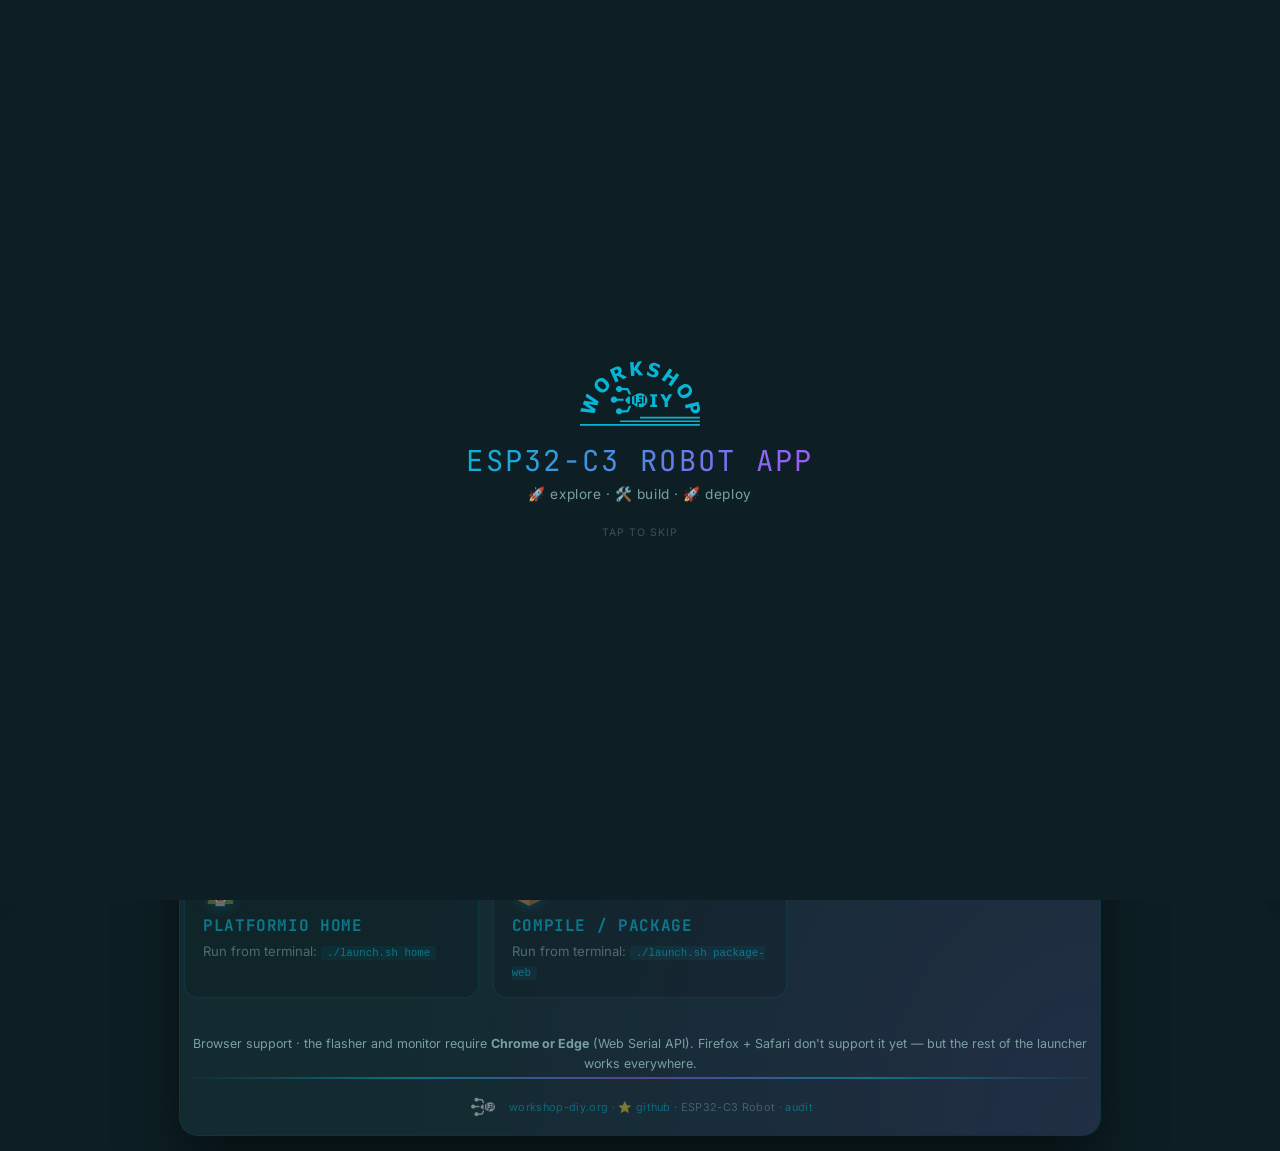
<file: 01_software/01_app/02_web/index.html>
<!doctype html>
<html lang="en" dir="ltr" data-theme="robot">
<head>
<meta charset="utf-8">
<meta name="viewport" content="width=device-width,initial-scale=1">
<title>ESP32-C3 Robot App — Workshop DIY</title>
<link rel="stylesheet" href="assets/wdiy-template.css">
<style>
.app { max-width: 920px; }

/* page-local code/inline */
code {
  background: color-mix(in srgb, var(--accent) 12%, transparent);
  color: var(--accent); padding: 1px 6px; border-radius: 3px;
  font-size: .82em;
  font-family: "SF Mono", ui-monospace, Menlo, Consolas, monospace;
}
.light-theme code { color: var(--text); }

a.tile, .tile {
  display: block;
  background: rgba(0,0,0,.22);
  border: 1px solid var(--border);
  border-radius: 14px;
  padding: 18px 18px 16px;
  text-decoration: none;
  color: var(--text);
  transition: all .15s;
  position: relative;
  overflow: hidden;
}
a.tile:hover {
  border-color: var(--accent);
  box-shadow: 0 8px 24px color-mix(in srgb, var(--accent) 22%, transparent);
  transform: translateY(-2px);
  text-decoration: none;
}
.tile.disabled {
  opacity: .55; cursor: default; pointer-events: none;
}
.tile h2 {
  font-family: var(--font-h);
  font-size: 1rem; letter-spacing: .04em;
  color: var(--accent); margin: 0 0 6px;
  text-transform: uppercase; font-weight: 700;
}
.tile p { font-size: .82em; color: var(--text-muted); line-height: 1.5; margin: 0; }
.tile .icon-big {
  font-size: 28px; display: block; margin-bottom: 8px;
  filter: drop-shadow(0 2px 6px color-mix(in srgb, var(--accent) 30%, transparent));
}

.light-theme a.tile, .light-theme .tile { background: rgba(0,0,0,.04); }
.light-theme a.tile:hover { box-shadow: 0 6px 18px color-mix(in srgb, var(--accent) 30%, transparent); }

.grid {
  display: grid;
  grid-template-columns: repeat(auto-fit, minmax(250px, 1fr));
  gap: 14px;
  margin: 12px 0 22px;
}

.grid-section {
  font-family: var(--font-h);
  font-size: .95em;
  color: var(--accent);
  text-transform: uppercase;
  letter-spacing: .04em;
  margin: 22px 4px 6px;
  font-weight: 700;
}

.tile-tag {
  display: inline-block;
  margin-top: 10px;
  padding: 3px 10px;
  border-radius: 999px;
  background: color-mix(in srgb, var(--accent2) 18%, transparent);
  color: var(--accent2);
  font-size: .72em;
  font-weight: 600;
  letter-spacing: .04em;
}
.light-theme .tile-tag { background: color-mix(in srgb, var(--accent2) 14%, transparent); }

.intro {
  font-size: .9em; color: var(--text); line-height: 1.6;
  margin: 0 0 12px;
}
.foot-note {
  font-size: .78em; color: var(--text-muted);
  text-align: center; padding: 14px 4px 4px; line-height: 1.55;
}
</style>
</head>

<body
  data-app-title="ESP32-C3 Robot App"
  data-app-subtitle="🚀 explore · 🛠️ build · 🚀 deploy"
  data-help-page="index"
  data-status-text="Local"
  data-status-online="true">

<div class="app">
  <div class="rows-container">

    <p class="intro">
      Welcome to the local launcher for the <strong>ESP32-C3 Robot App</strong>.
      Pick a tool below — each one is self-contained, runs in your browser, and works offline.
    </p>

    <h3 class="grid-section">📚 Guides — pick your audience</h3>
    <div class="grid">

      <a class="tile" href="user-guide.html">
        <span class="icon-big">🎮</span>
        <h2>User Guide</h2>
        <p>You got a Robot-01 — drive it! Power on, pair phone, controls, light/sound meanings, troubleshooting, safety.</p>
        <span class="tile-tag">🦸 Kids · end users</span>
      </a>

      <a class="tile" href="build-guide.html">
        <span class="icon-big">🛠️</span>
        <h2>Build Guide</h2>
        <p>Build your own from parts. BOM (~$30–45) · tools · wiring diagram · step-by-step assembly · 3D parts · first flash.</p>
        <span class="tile-tag">🔧 Makers</span>
      </a>

      <a class="tile" href="start-here.html">
        <span class="icon-big">📖</span>
        <h2>Start Here · Dev</h2>
        <p>Firmware narrative tour. Layout, .ino magic, platformio.ini, launcher, build pipeline, flash map, debug. 14 missions.</p>
        <span class="tile-tag">💻 Developers</span>
      </a>

      <a class="tile" href="learn.html">
        <span class="icon-big">🔬</span>
        <h2>Tech Deep-Dive</h2>
        <p>Reference manual. Every <code>launch.sh</code> option, every <code>platformio.ini</code> directive, RMT, partition table, addr2line, Web Serial.</p>
        <span class="tile-tag">🧠 Curious devs</span>
      </a>

      <a class="tile" href="hardware.html">
        <span class="icon-big">🔌</span>
        <h2>Hardware</h2>
        <p>Live PCB browser — toggle the 5 KiCad layers, see the GPIO pin map, links to schematic source, gerbers, interactive BOM.</p>
        <span class="tile-tag">⚡ Hardware hackers</span>
      </a>

      <a class="tile" href="instructor.html">
        <span class="icon-big">🎓</span>
        <h2>Instructor Guide</h2>
        <p>Run a workshop. Prereqs · 90-min lesson plan · student FAQ · panic-button cheat sheet · post-session reset.</p>
        <span class="tile-tag">🧑‍🏫 Teachers</span>
      </a>

    </div>

    <h3 class="grid-section">🛠️ Tools — runs in your browser</h3>
    <div class="grid">

      <a class="tile" href="flash.html">
        <span class="icon-big">⚡</span>
        <h2>Flash firmware</h2>
        <p>Click-to-flash via Web Serial. Plug in the board, click Connect, install. <code>Chrome / Edge</code> only.</p>
      </a>

      <a class="tile" href="monitor.html">
        <span class="icon-big">📡</span>
        <h2>Serial monitor</h2>
        <p>Live serial logs in the browser. Watch the robot boot, send commands, debug runtime.</p>
      </a>

      <a class="tile" href="audit.html">
        <span class="icon-big">📋</span>
        <h2>Firmware Audit</h2>
        <p>Bug tracker · fix progress · severity checklist · BUG-NNN forensics with crash-dump analysis.</p>
      </a>

      <div class="tile disabled">
        <span class="icon-big">🏠</span>
        <h2>PlatformIO Home</h2>
        <p>Run from terminal: <code>./launch.sh home</code></p>
      </div>

      <div class="tile disabled">
        <span class="icon-big">📦</span>
        <h2>Compile / package</h2>
        <p>Run from terminal: <code>./launch.sh package-web</code></p>
      </div>

    </div>

    <p class="foot-note">
      Browser support · the flasher and monitor require <strong>Chrome or Edge</strong>
      (Web Serial API). Firefox + Safari don't support it yet — but the rest of the launcher works everywhere.
    </p>

  </div>
</div>

<script src="assets/wdiy-script.js"></script>
<script src="assets/wdiy-shell.js"></script>
</body>
</html>
</file>
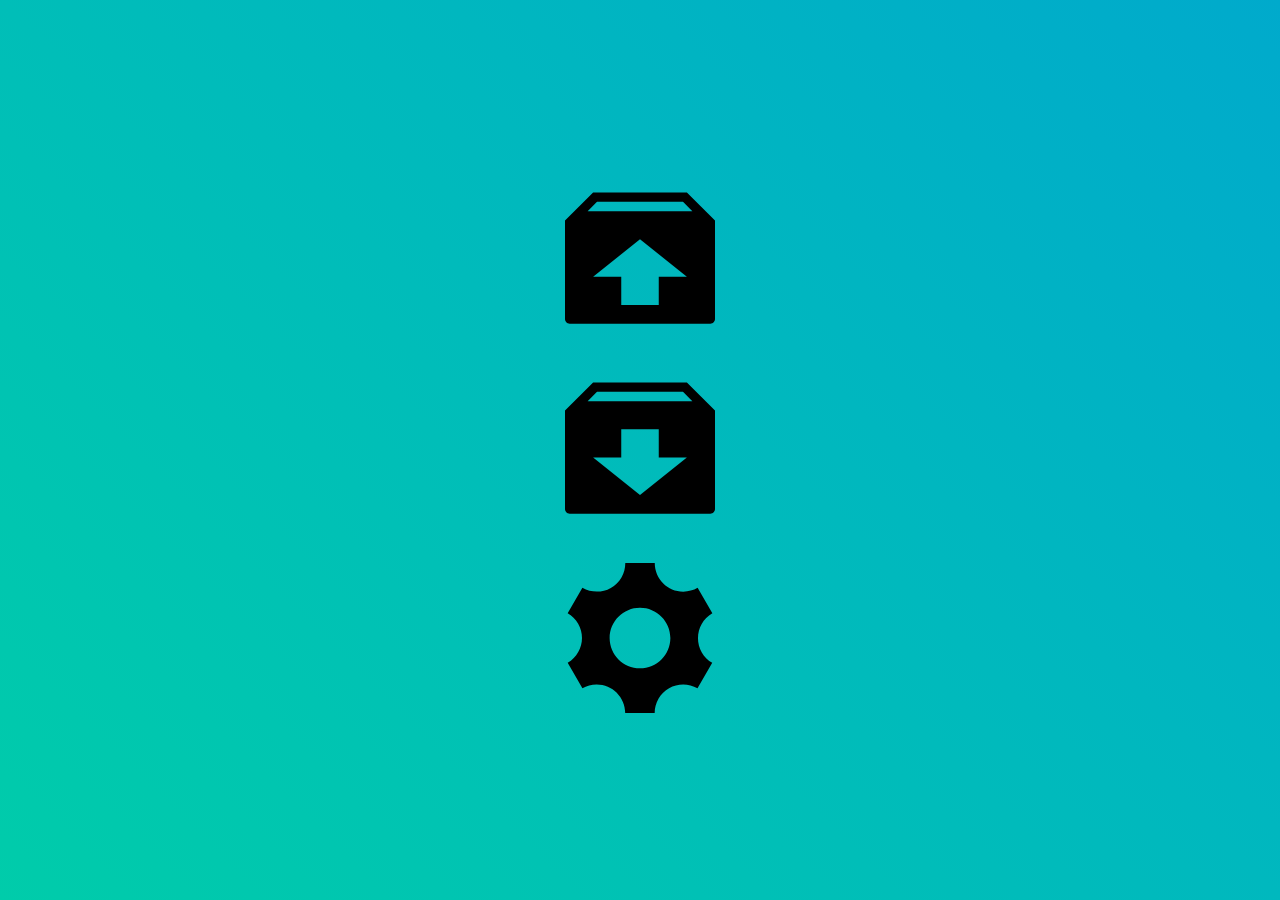
<file: 01_software/4_wled/WLED/usermods/RelayBlinds/index.htm>
<!DOCTYPE html>
<html>
<head><meta name="viewport" content="width=device-width, initial-scale=1, minimum-scale=1">
  <meta charset="utf-8">
  <title>Blinds</title>
  <script>
      strA = "";
    function send()
    {
      nocache = "&nocache=" + Math.random() * 1000000;
      var request = new XMLHttpRequest();
      // send HTTP request
      request.open("GET", "win/" + strA +nocache, true);
      request.send(null);
      strA = "";
    }
    function up()
    {
      strA = "&U0=2";
      send();
    }
    function down()
    {
      strA = "&U0=1";
      send();
    }
    function OpenSettings()
    {
      window.open("/settings", "_self");
    }
  </script>
  <style>
    body {
      text-align: center;
      background: linear-gradient(45deg,#0ca,#0ac);
      height: 100%;
      margin: 0;
      background-repeat: no-repeat;
      background-attachment: fixed;
    }
    html {
      height: 100%;
    }
    svg {
      width: 30vw;
      padding: 2vh;
    }
    .tool_box {
      position: absolute;
      top: 50%;
      left: 50%;
      transform: translate(-50%, -50%);
    }
  </style>
<style id="holderjs-style" type="text/css"></style></head>
<body class=" __plain_text_READY__">
<svg style="position: absolute; width: 0; height: 0; overflow: hidden;" version="1.1" xmlns="http://www.w3.org/2000/svg">
<defs>
<symbol id="icon-box-add" viewBox="0 0 32 32">
<path d="M26 2h-20l-6 6v21c0 0.552 0.448 1 1 1h30c0.552 0 1-0.448 1-1v-21l-6-6zM16 26l-10-8h6v-6h8v6h6l-10 8zM4.828 6l2-2h18.343l2 2h-22.343z"></path>
</symbol>
<symbol id="icon-box-remove" viewBox="0 0 32 32">
<path d="M26 2h-20l-6 6v21c0 0.552 0.448 1 1 1h30c0.552 0 1-0.448 1-1v-21l-6-6zM20 20v6h-8v-6h-6l10-8 10 8h-6zM4.828 6l2-2h18.343l2 2h-22.343z"></path>
</symbol>
<symbol id="icon-cog" viewBox="0 0 32 32">
<path d="M29.181 19.070c-1.679-2.908-0.669-6.634 2.255-8.328l-3.145-5.447c-0.898 0.527-1.943 0.829-3.058 0.829-3.361 0-6.085-2.742-6.085-6.125h-6.289c0.008 1.044-0.252 2.103-0.811 3.070-1.679 2.908-5.411 3.897-8.339 2.211l-3.144 5.447c0.905 0.515 1.689 1.268 2.246 2.234 1.676 2.903 0.672 6.623-2.241 8.319l3.145 5.447c0.895-0.522 1.935-0.82 3.044-0.82 3.35 0 6.067 2.725 6.084 6.092h6.289c-0.003-1.034 0.259-2.080 0.811-3.038 1.676-2.903 5.399-3.894 8.325-2.219l3.145-5.447c-0.899-0.515-1.678-1.266-2.232-2.226zM16 22.479c-3.578 0-6.479-2.901-6.479-6.479s2.901-6.479 6.479-6.479c3.578 0 6.479 2.901 6.479 6.479s-2.901 6.479-6.479 6.479z"></path>
</symbol>
</defs>
</svg>
  <div id="tbB" class="tool_box">
    <svg id="upb" onclick="up()"><use xlink:href="#icon-box-remove"></use></svg>
    <svg id="dnb" onclick="down()"><use xlink:href="#icon-box-add"></use></svg>
    <svg id="stb" onclick="OpenSettings()"><use xlink:href="#icon-cog"></use></svg>
  </div>
</body>
</html>
</file>
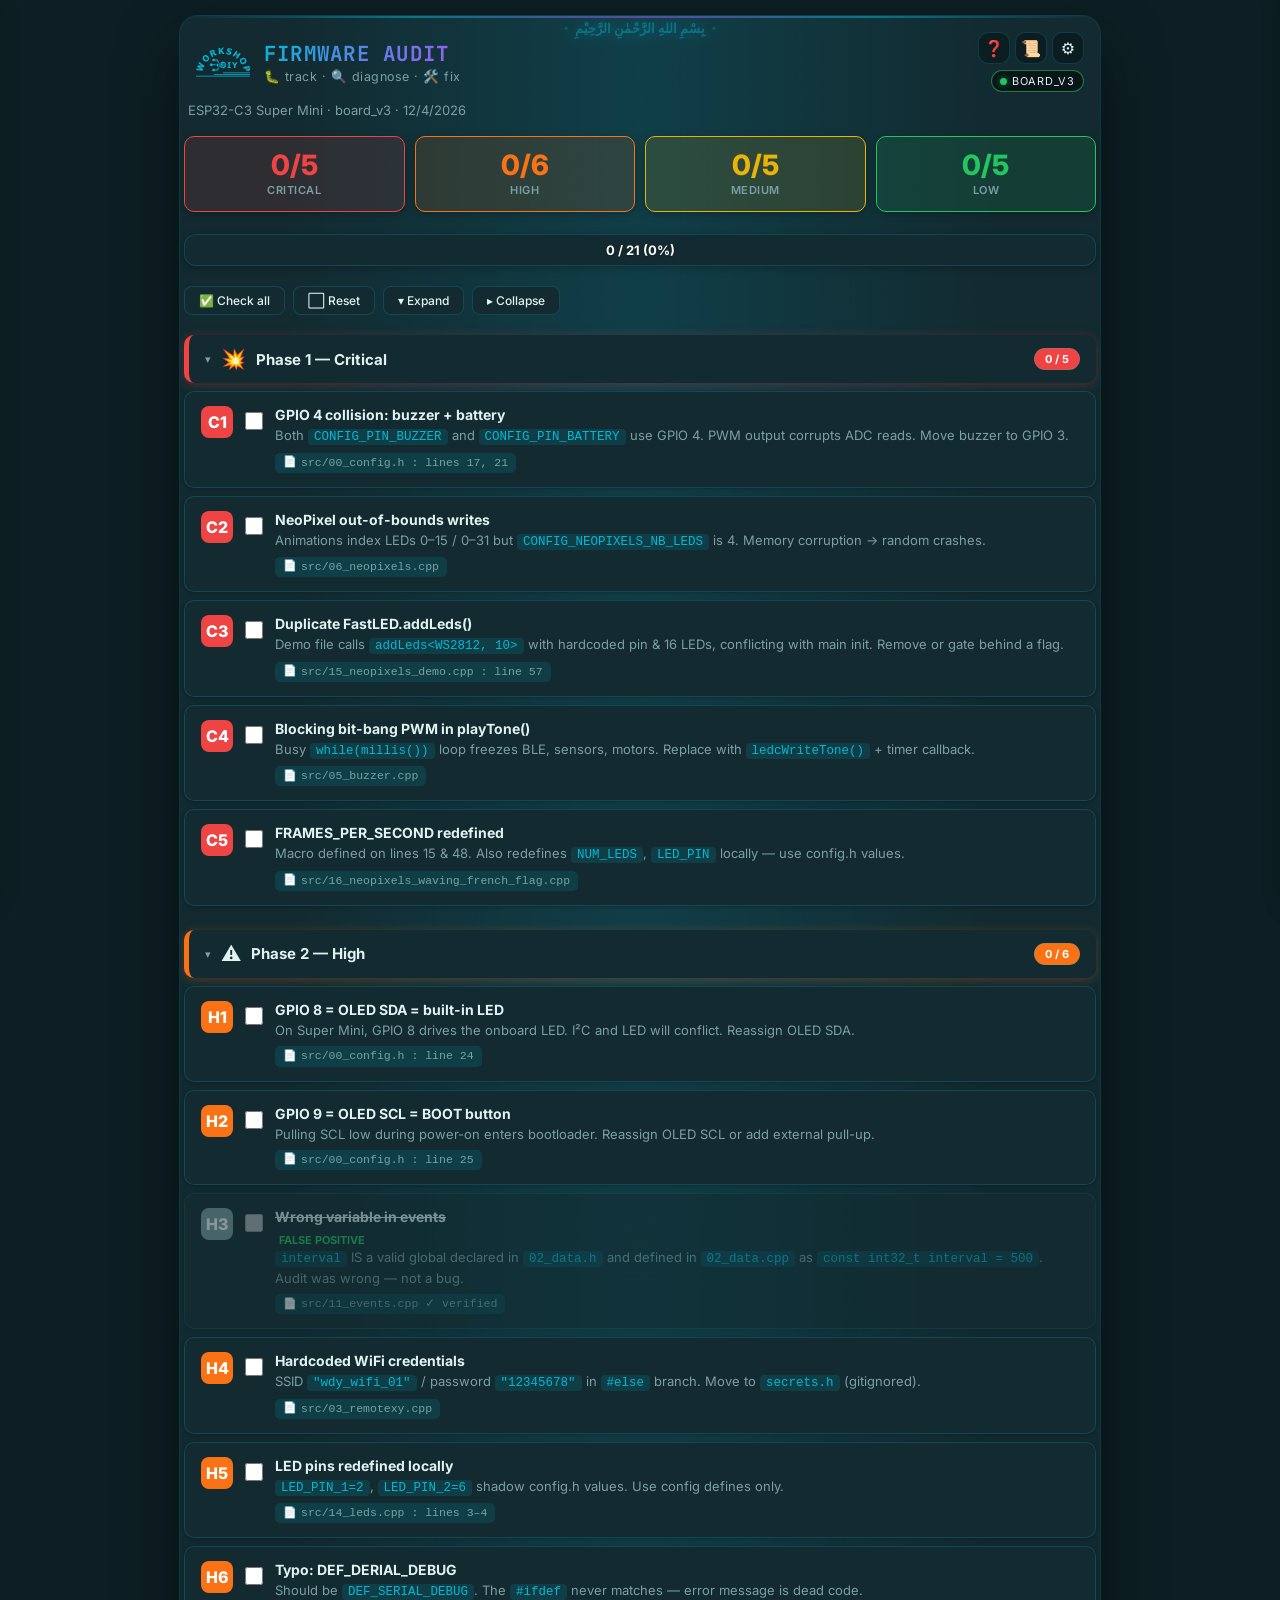
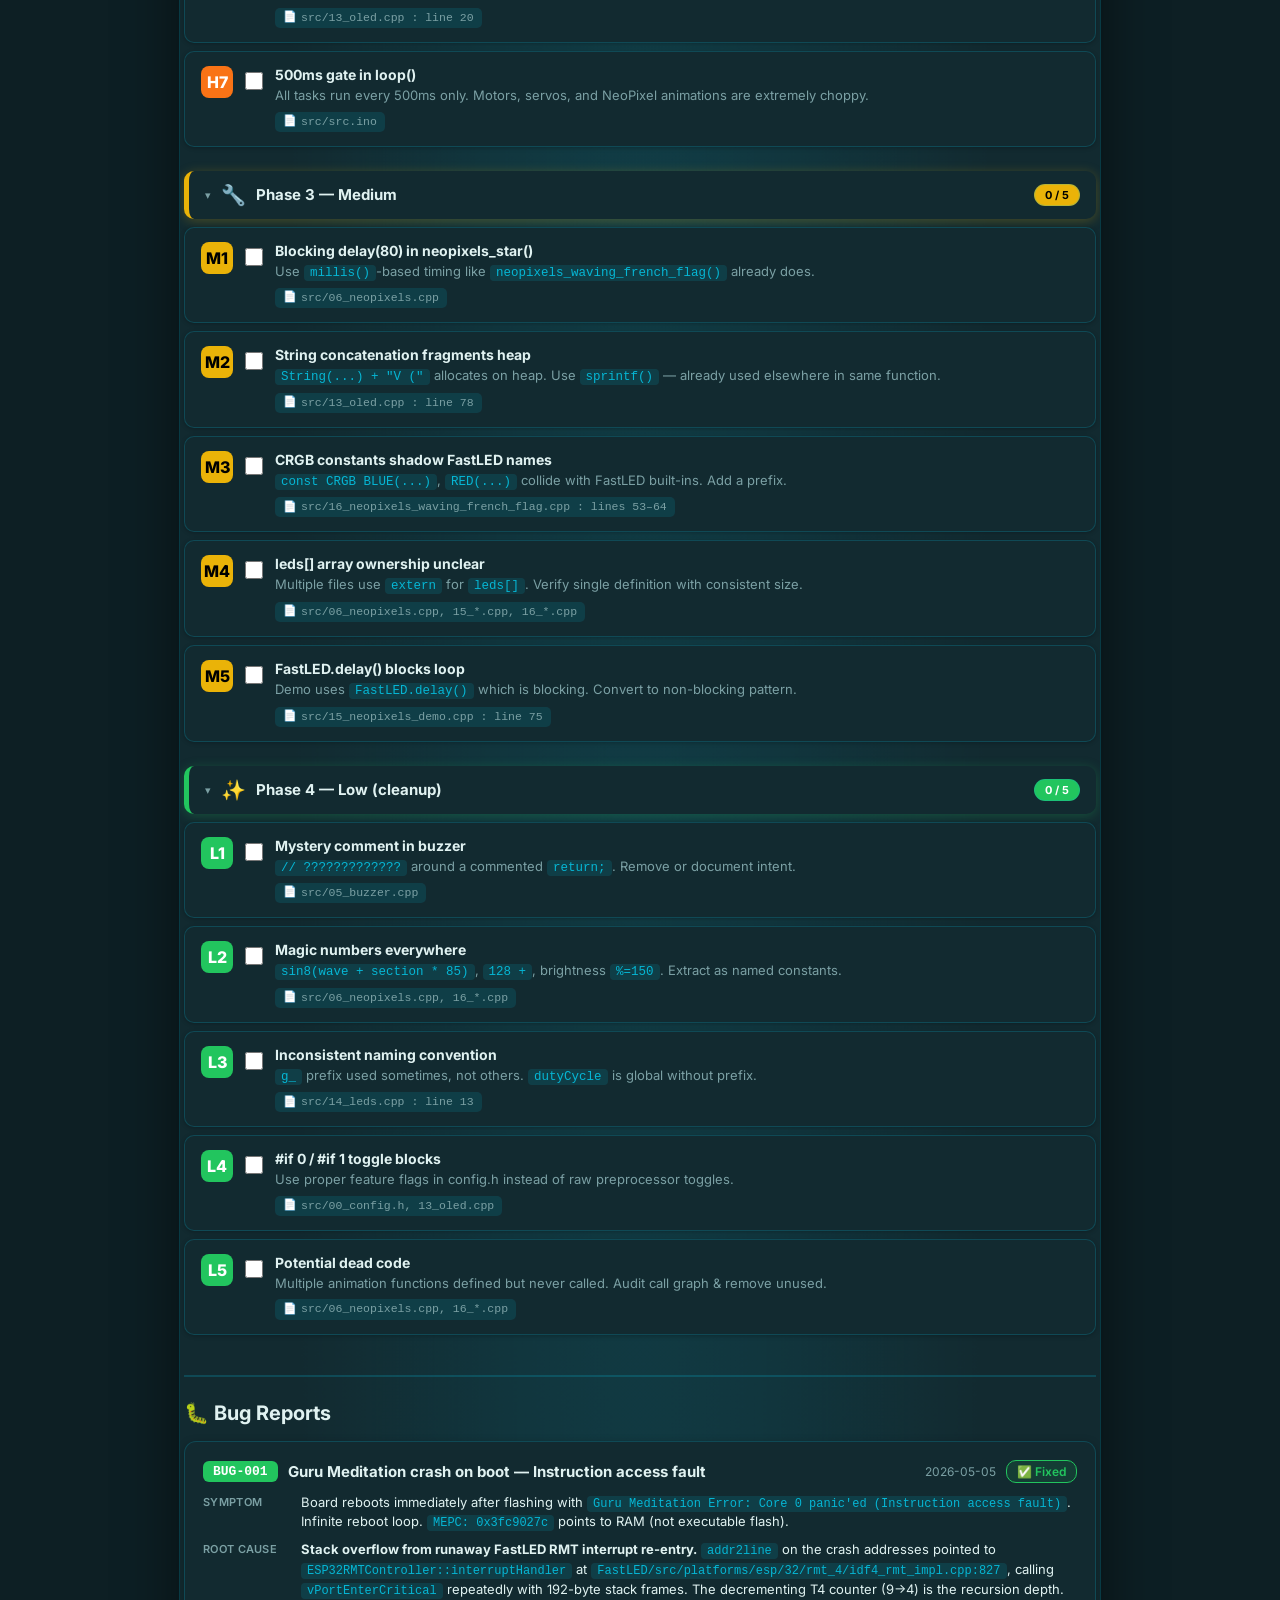
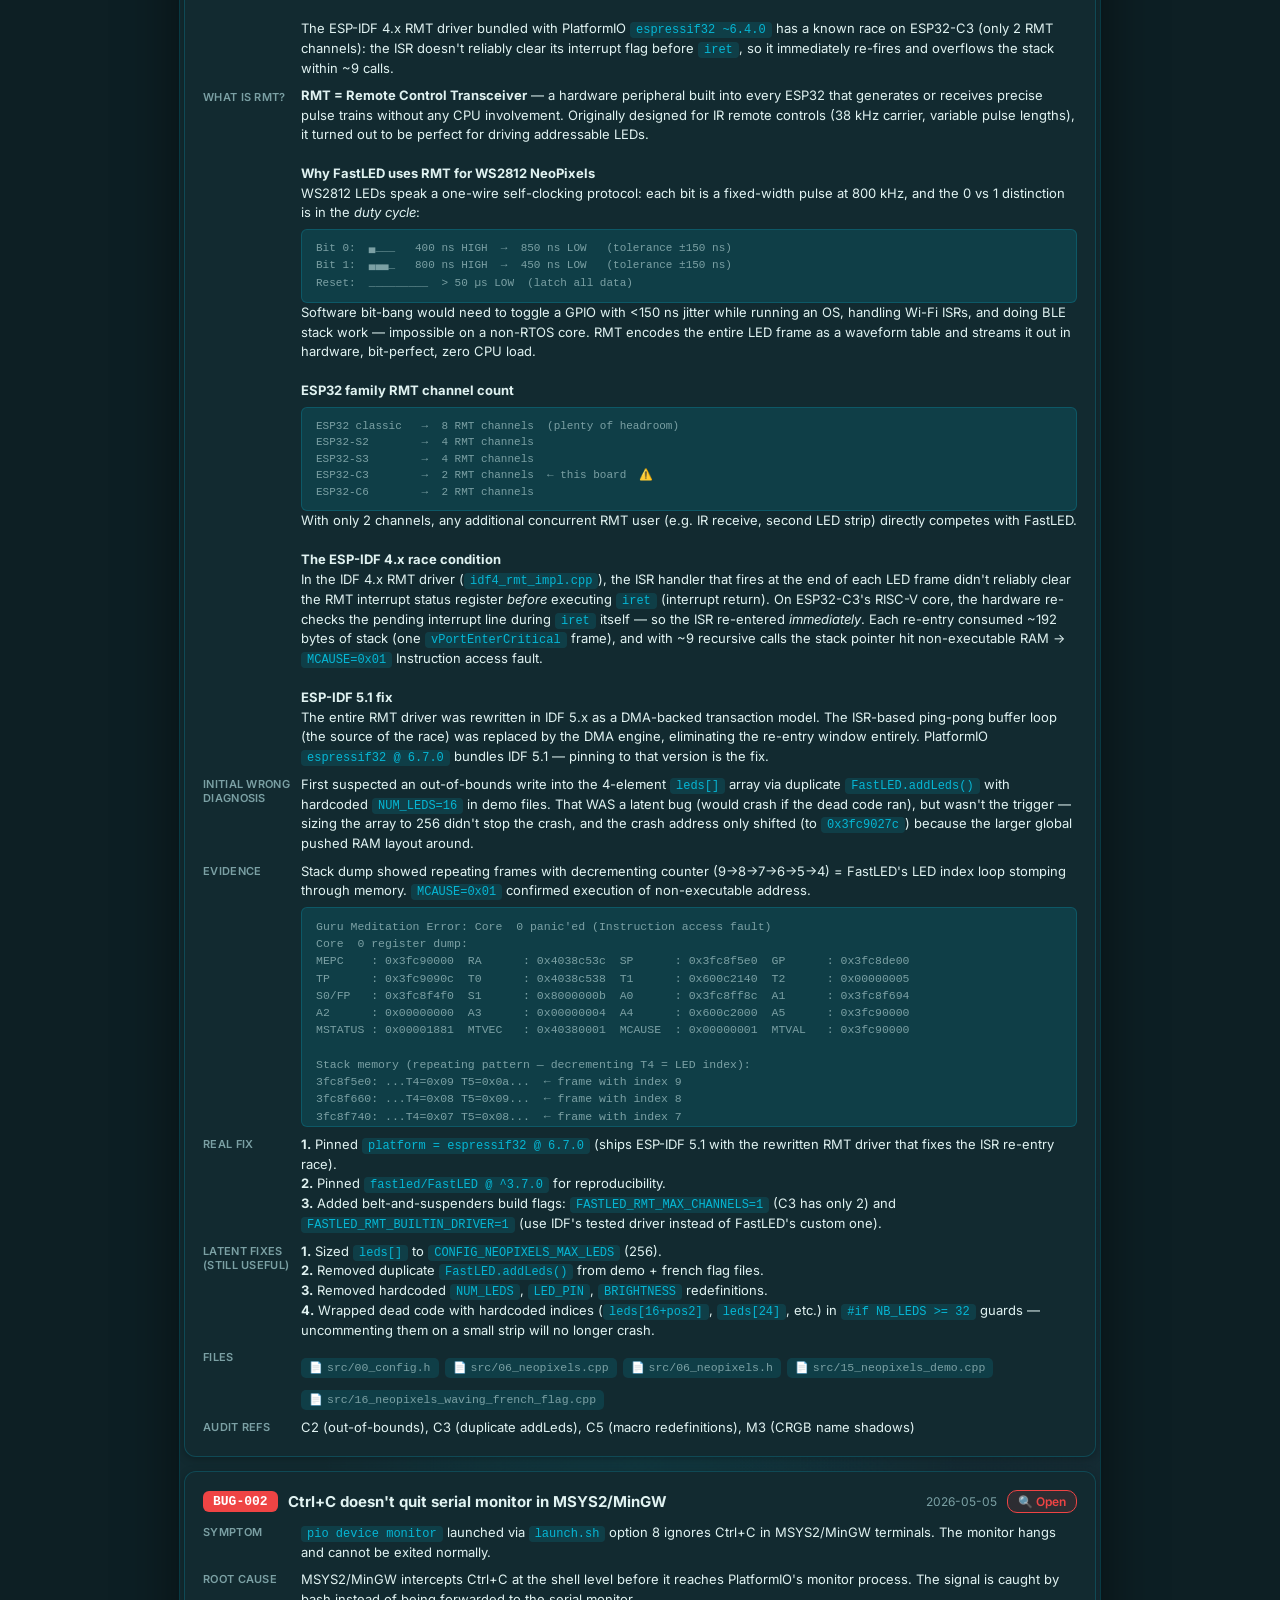
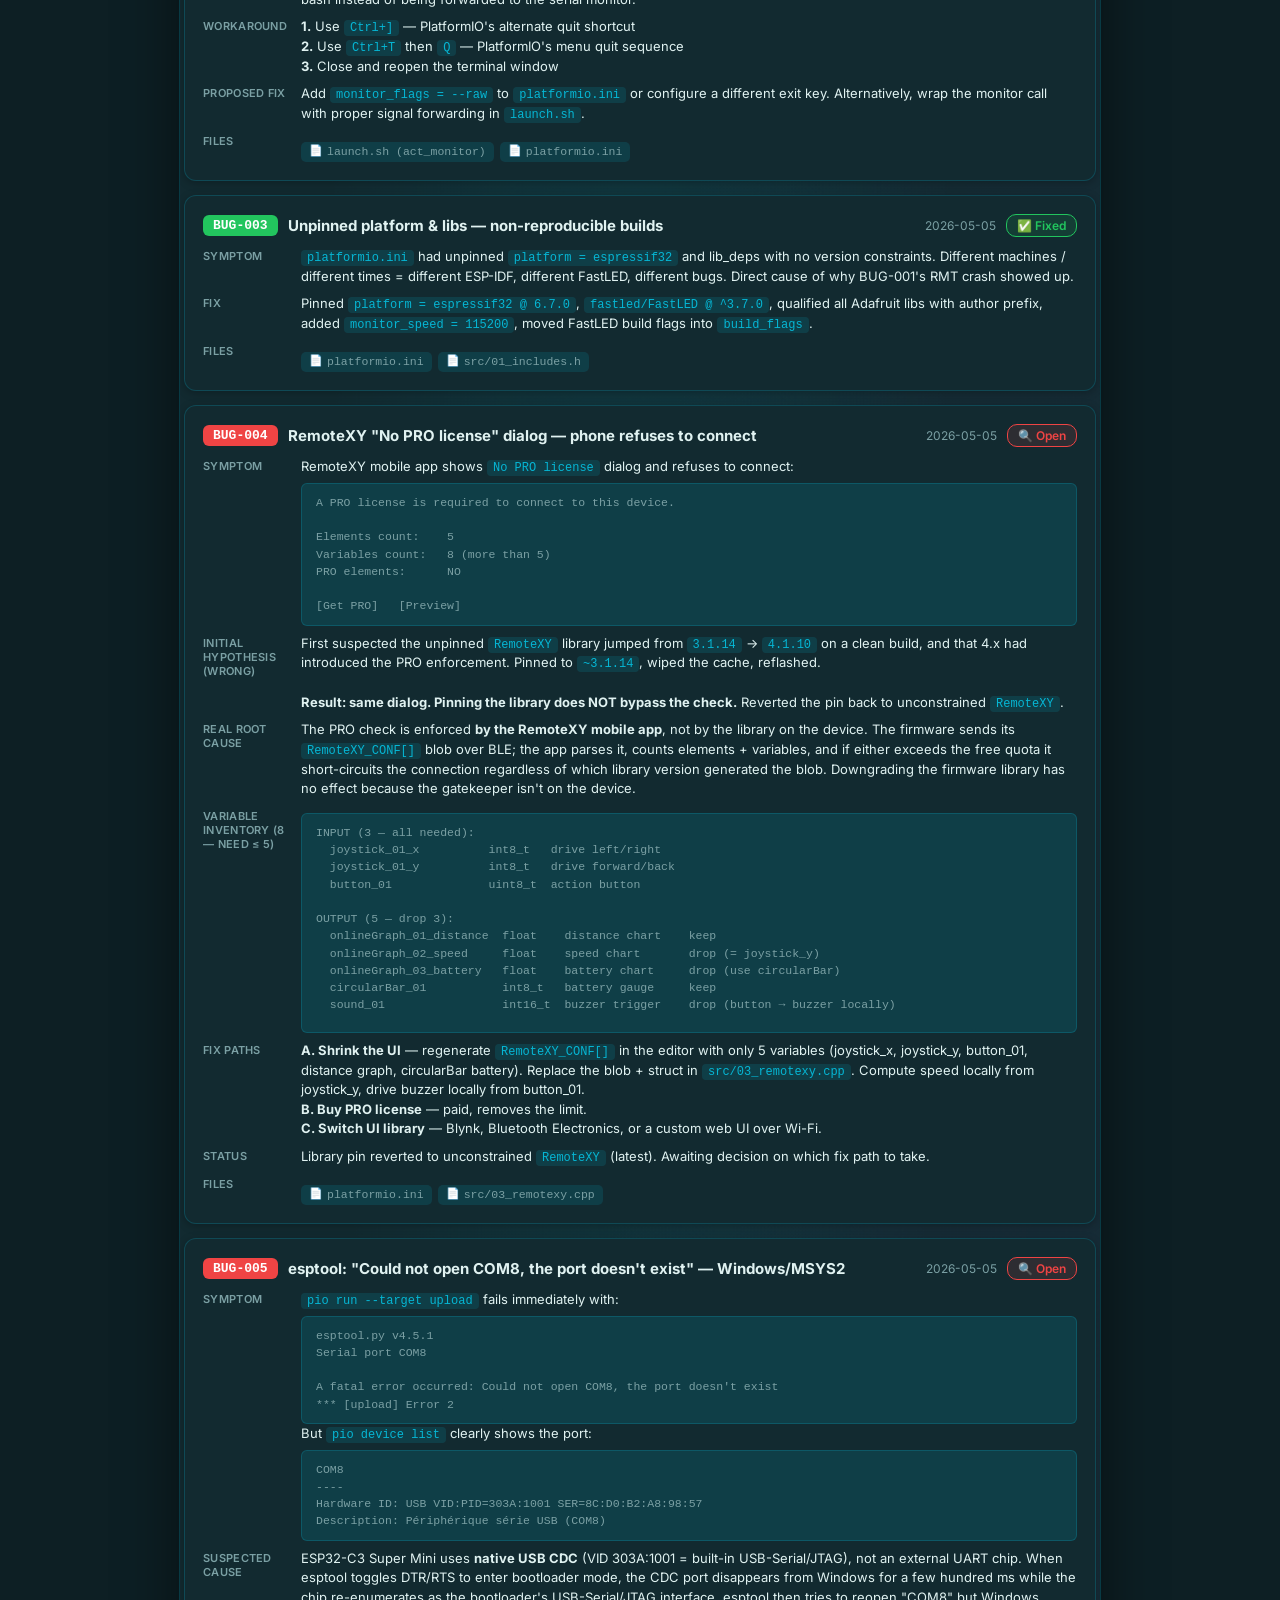
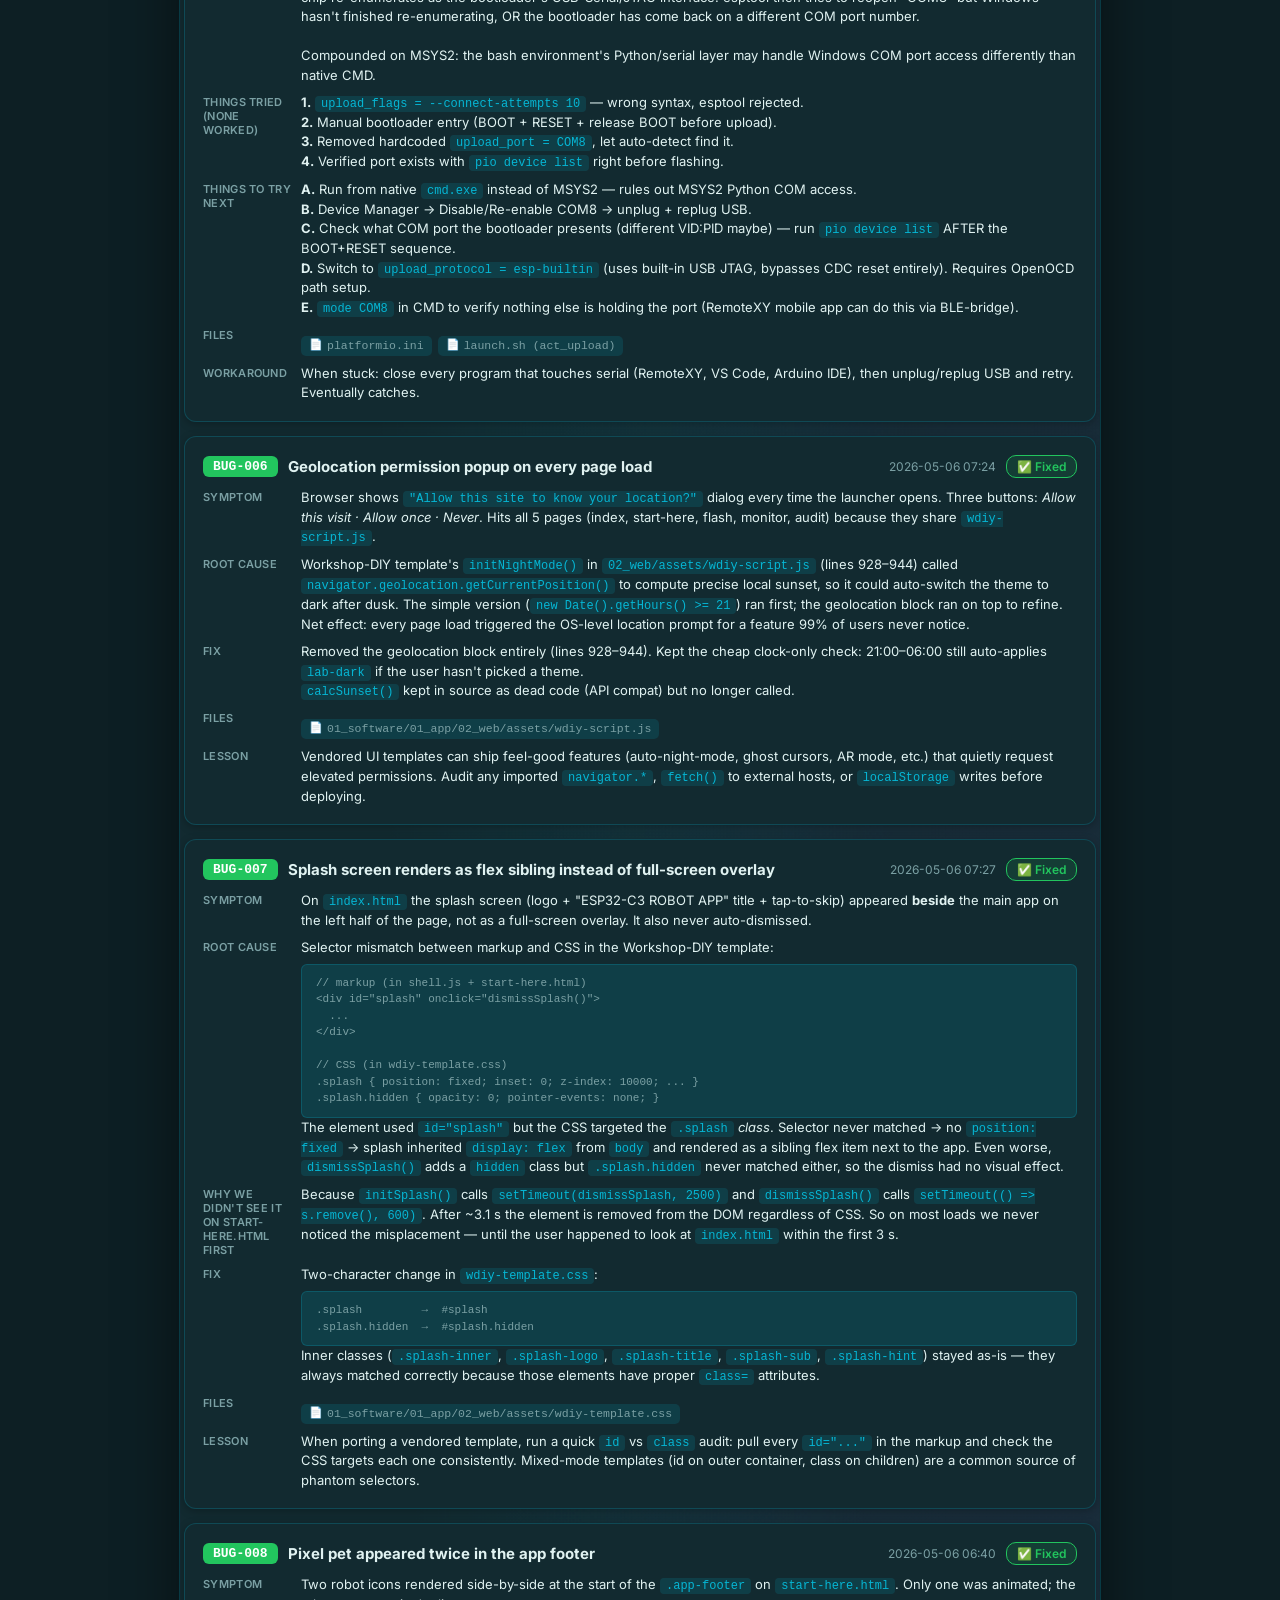
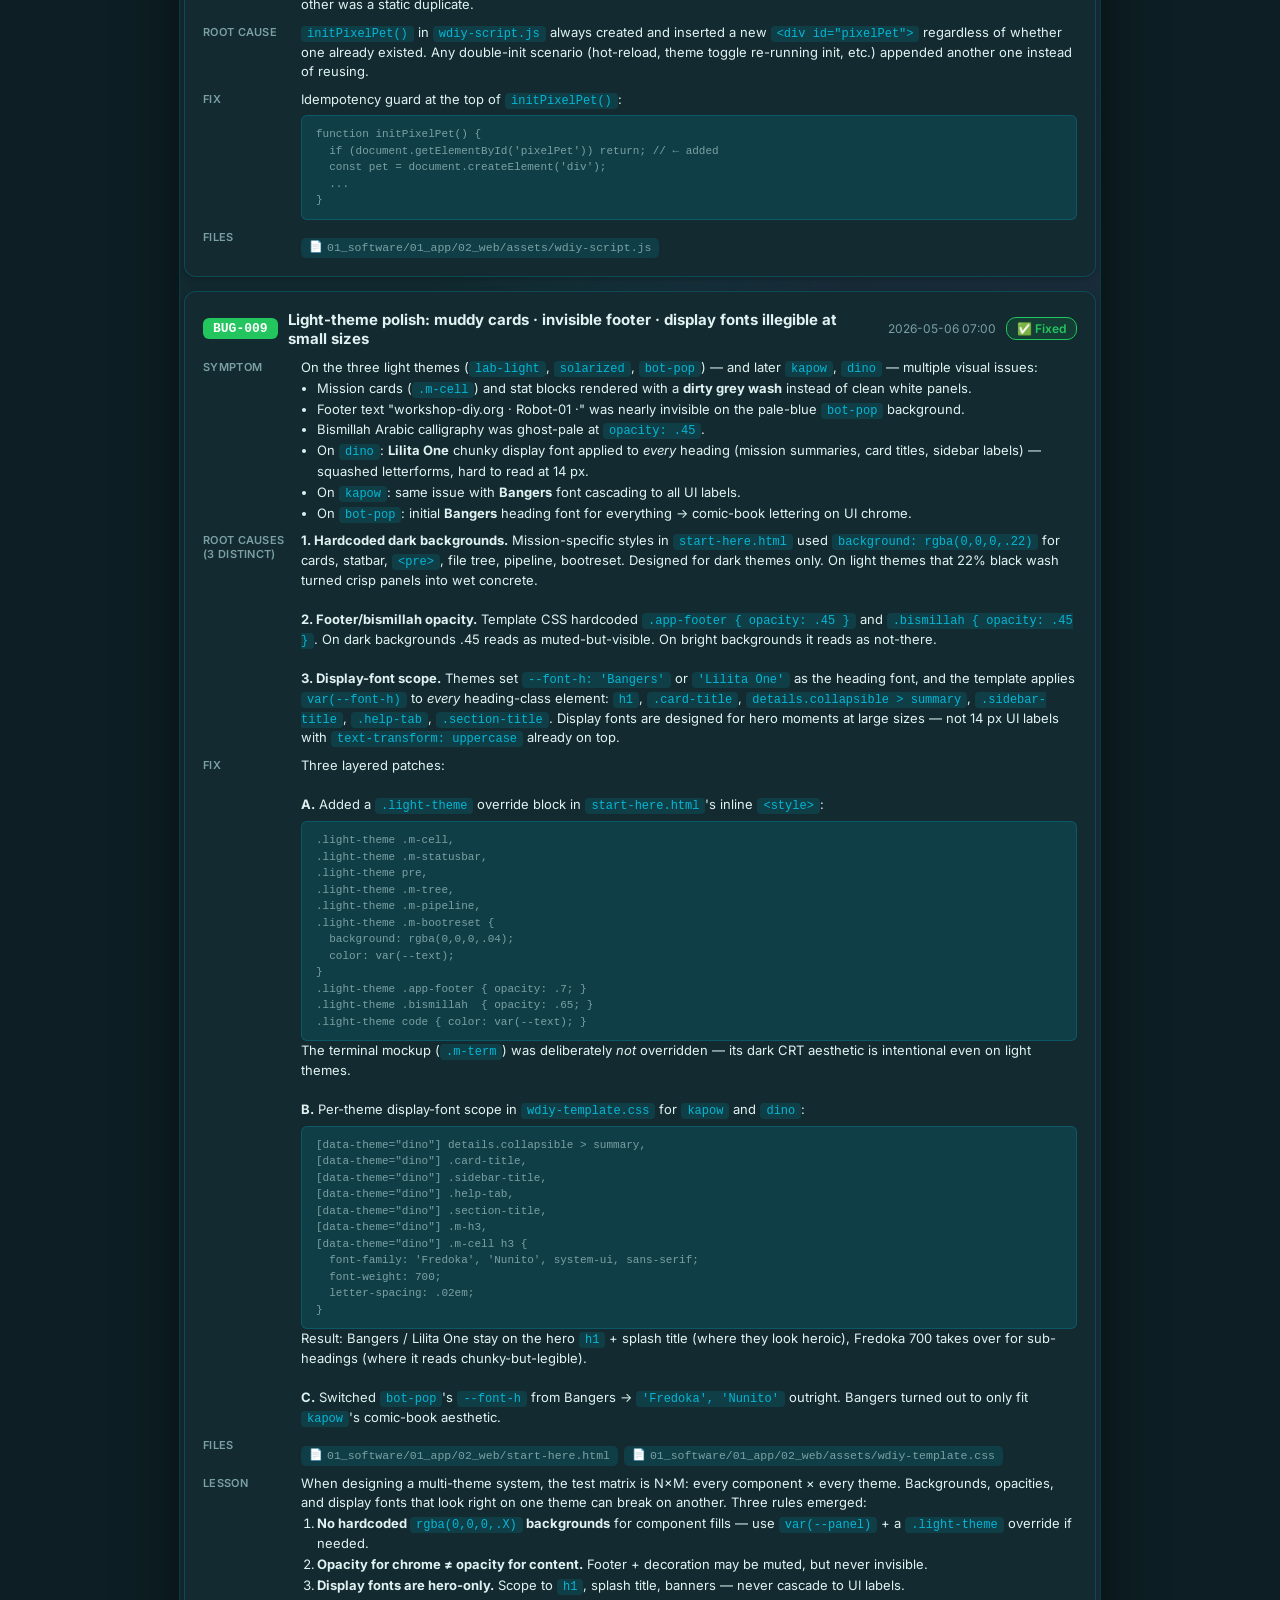
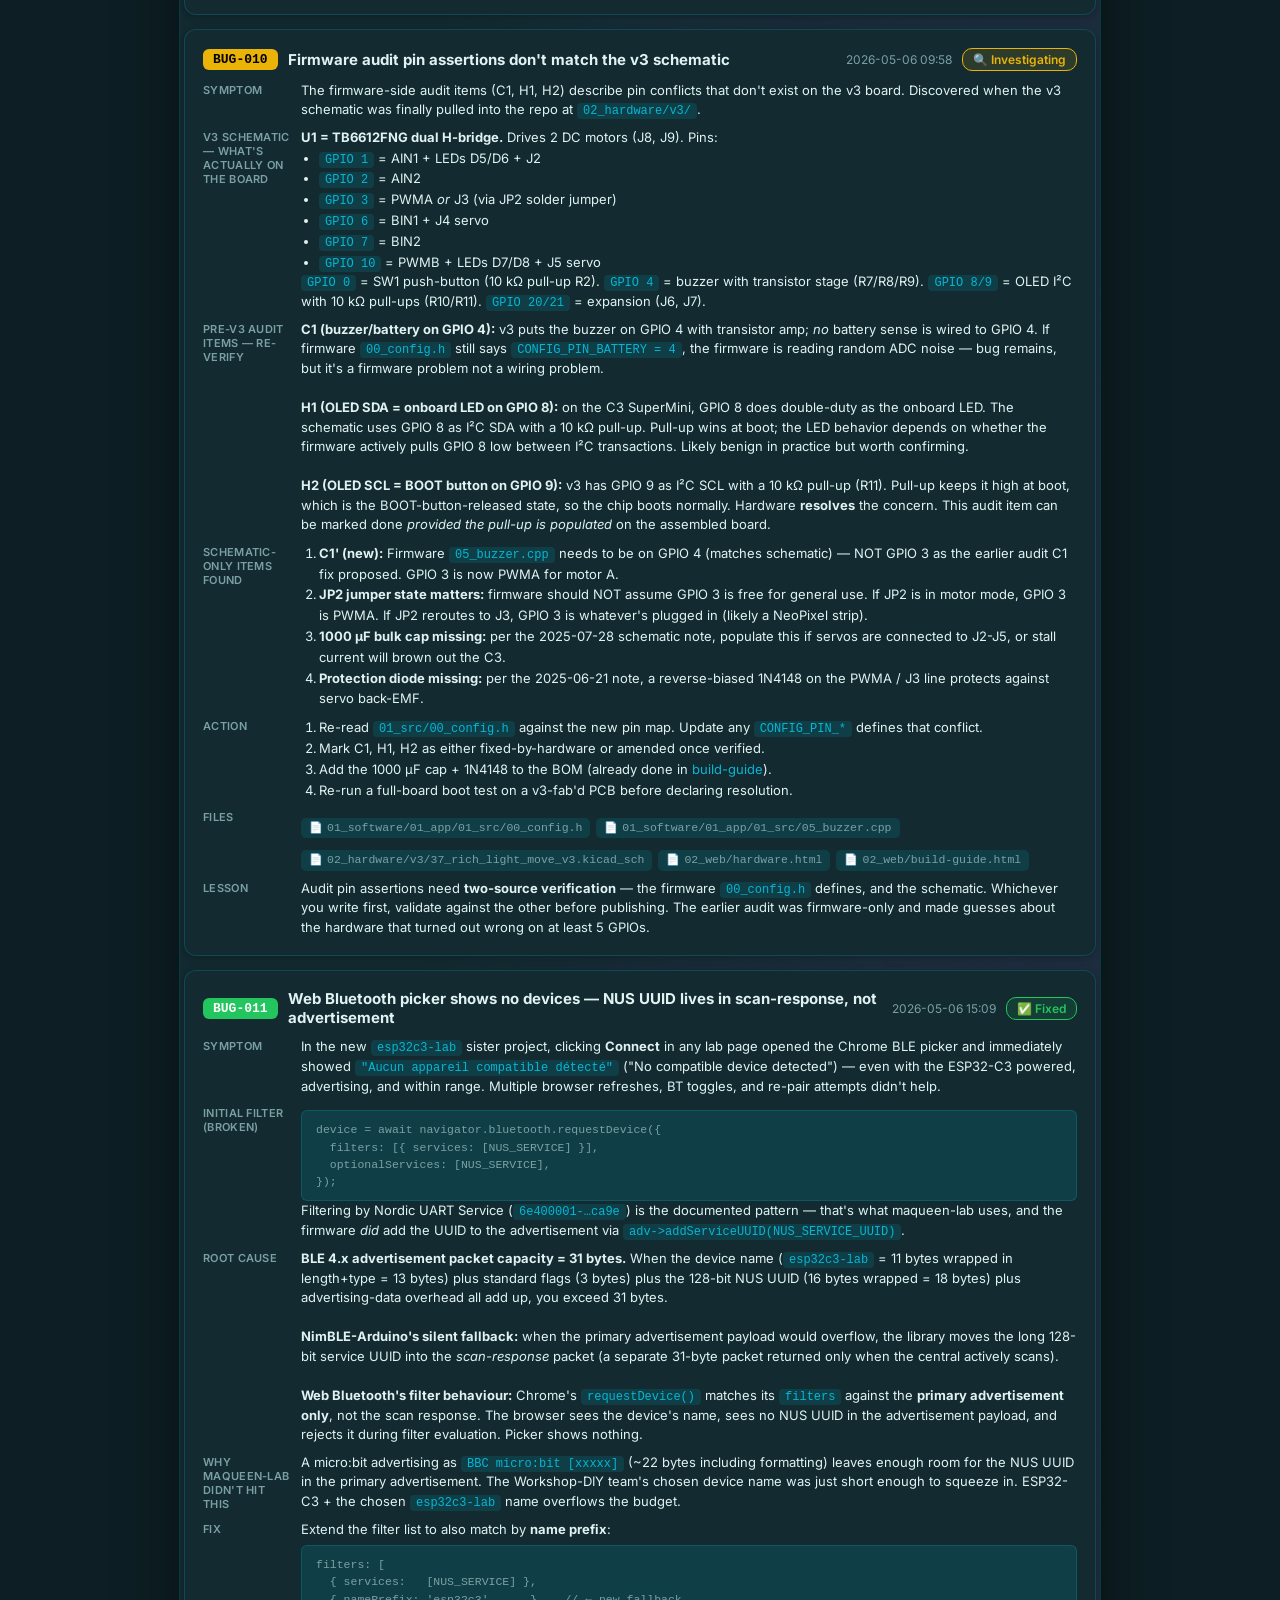
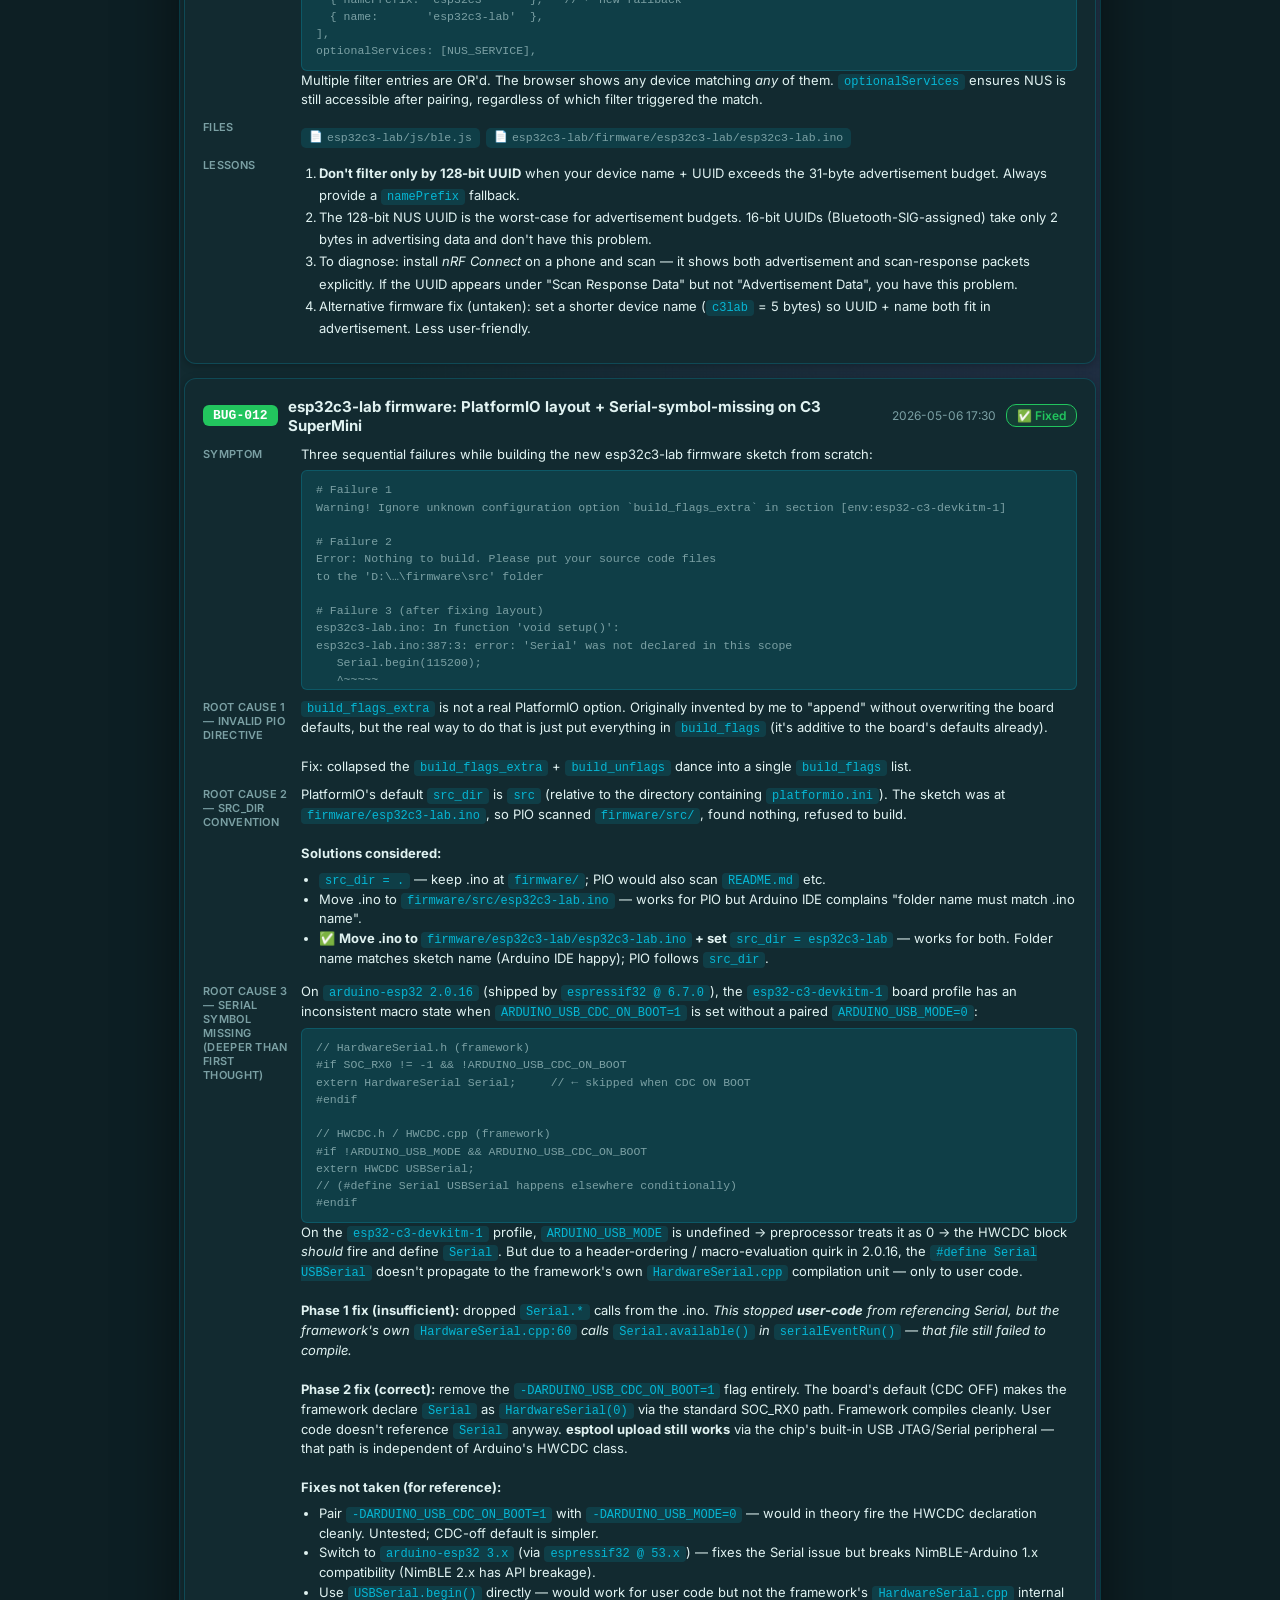
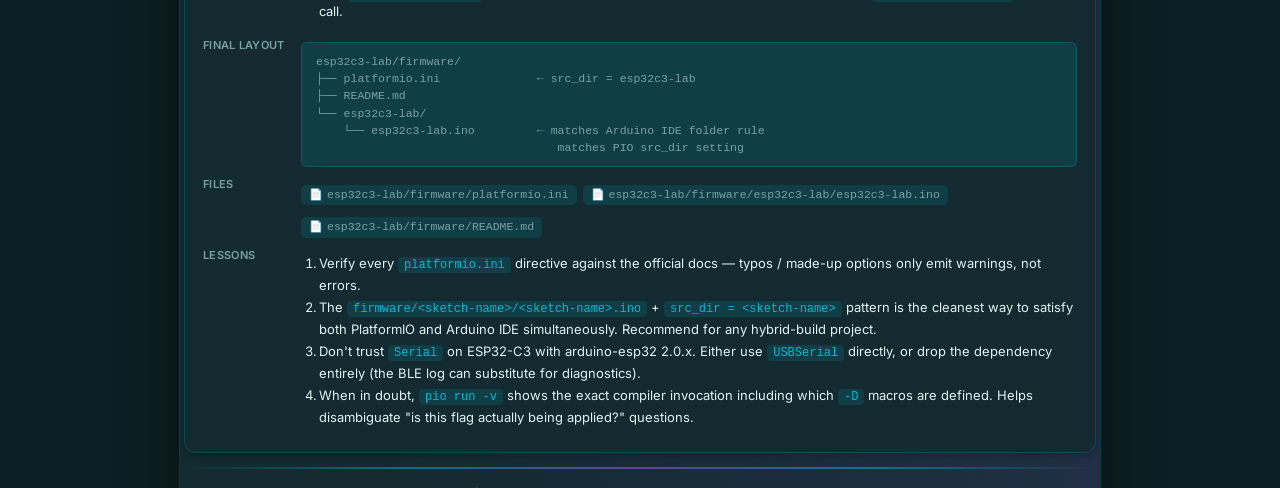
<file: 01_software/01_app/02_web/audit.html>
<!doctype html>
<html lang="en" dir="ltr" data-theme="robot">
<head>
<meta charset="UTF-8">
<meta name="viewport" content="width=device-width,initial-scale=1.0">
<title>Firmware Audit — ESP32-C3 Robot App</title>
<link rel="stylesheet" href="assets/wdiy-template.css">
<style>
/* ════════════════════════════════════════════════════════════
   AUDIT-SPECIFIC CSS — bridges audit's local var names to the
   wdiy-template vars, plus theme-agnostic severity colors.
   ════════════════════════════════════════════════════════════ */

:root {
  /* Aliases — audit's old names → template vars */
  --fg:       var(--text);
  --muted:    var(--text-muted);
  --card:     var(--panel);
  --card2:    rgba(0,0,0,.18);
  --shadow:   rgba(0,0,0,.25);
  --code-bg:  color-mix(in srgb, var(--accent) 14%, transparent);

  /* Severity colors — single set, theme-agnostic
     (red/orange/yellow/green read as severity in any palette) */
  --crit: #ef4444; --crit-bg: rgba(239,68,68,.12); --crit-glow: rgba(239,68,68,.25);
  --high: #f97316; --high-bg: rgba(249,115,22,.12); --high-glow: rgba(249,115,22,.25);
  --med:  #eab308; --med-bg:  rgba(234,179,8,.12);  --med-glow:  rgba(234,179,8,.25);
  --low:  #22c55e; --low-bg:  rgba(34,197,94,.12);  --low-glow:  rgba(34,197,94,.25);
  --check-done: #22c55e;
}
.light-theme {
  --shadow:   rgba(0,0,0,.08);
  --card2:    rgba(0,0,0,.04);
  --crit-bg:  rgba(239,68,68,.08);
  --high-bg:  rgba(249,115,22,.08);
  --med-bg:   rgba(234,179,8,.08);
  --low-bg:   rgba(34,197,94,.08);
}

.app { max-width: 920px; }

a { color: var(--accent); text-decoration: none; }
a:hover { text-decoration: underline; }
code {
  background: var(--code-bg); color: var(--accent);
  padding: 1px 6px; border-radius: 4px;
  font: 12.5px/1.4 ui-monospace, Menlo, Consolas, monospace;
}
.light-theme code { color: var(--text); }

/* ── Sub-header (date) ── */
.audit-sub { color: var(--muted); font-size: 13px; margin: 4px 0 18px; padding: 0 4px; }

/* ── Stat cards ── */
.stats { display: grid; grid-template-columns: repeat(4,1fr); gap: 10px; margin-bottom: 22px; }
.stat {
  padding: 14px 16px; border-radius: 10px;
  background: var(--card); border: 1px solid var(--border);
  box-shadow: 0 2px 8px var(--shadow);
  text-align: center; transition: transform .15s, box-shadow .15s;
}
.stat:hover { transform: translateY(-2px); box-shadow: 0 6px 20px var(--shadow); }
.stat .num { font-size: 28px; font-weight: 800; line-height: 1; }
.stat .lbl {
  font-size: 11px; text-transform: uppercase;
  letter-spacing: .5px; margin-top: 4px; font-weight: 600; color: var(--muted);
}
.stat.s-crit { border-color: var(--crit); background: var(--crit-bg); } .stat.s-crit .num { color: var(--crit); }
.stat.s-high { border-color: var(--high); background: var(--high-bg); } .stat.s-high .num { color: var(--high); }
.stat.s-med  { border-color: var(--med);  background: var(--med-bg);  } .stat.s-med  .num { color: var(--med); }
.stat.s-low  { border-color: var(--low);  background: var(--low-bg);  } .stat.s-low  .num { color: var(--low); }

/* ── Progress bar ── */
.progress-wrap {
  background: var(--card); border: 1px solid var(--border);
  border-radius: 12px; height: 32px; overflow: hidden;
  position: relative; margin-bottom: 20px;
  box-shadow: 0 2px 8px var(--shadow);
}
.progress-bar {
  height: 100%;
  background: linear-gradient(90deg, var(--accent), var(--accent2));
  transition: width .4s cubic-bezier(.4,0,.2,1);
  border-radius: 12px; position: relative; overflow: hidden;
}
.progress-bar::after {
  content: ''; position: absolute; inset: 0;
  background: linear-gradient(90deg, transparent, rgba(255,255,255,.15), transparent);
  animation: shimmer 2s infinite;
}
@keyframes shimmer { 0% { transform: translateX(-100%); } 100% { transform: translateX(100%); } }
.progress-label {
  position: absolute; inset: 0;
  display: flex; align-items: center; justify-content: center;
  font-size: 13px; font-weight: 700; pointer-events: none;
  text-shadow: 0 1px 2px rgba(0,0,0,.3); color: #fff;
}
.light-theme .progress-label { color: var(--text); text-shadow: none; }

/* ── Toolbar ── */
.toolbar { display: flex; gap: 8px; margin-bottom: 20px; flex-wrap: wrap; align-items: center; }
.toolbar button {
  padding: 6px 14px; border: 1px solid var(--border);
  background: var(--card); color: var(--fg);
  border-radius: 8px; cursor: pointer;
  font: 12px/1.4 inherit; font-weight: 500;
  transition: all .15s;
}
.toolbar button:hover {
  border-color: var(--accent); background: var(--card2);
  box-shadow: 0 2px 8px var(--shadow); transform: none;
}

/* ── Phases ── */
.phase { margin-bottom: 24px; }
.phase-hdr {
  display: flex; align-items: center; gap: 10px;
  padding: 12px 16px; border-radius: 10px;
  background: var(--card); border-left: 5px solid;
  cursor: pointer; user-select: none;
  box-shadow: 0 2px 8px var(--shadow); transition: all .15s;
}
.phase-hdr:hover { box-shadow: 0 4px 16px var(--shadow); }
.phase-hdr h2 { font-size: 15px; flex: 1; font-weight: 700; margin: 0; }
.phase-hdr .emoji { font-size: 20px; }
.phase-hdr .badge {
  font-size: 11px; padding: 3px 10px;
  border-radius: 12px; font-weight: 700; white-space: nowrap;
}
.phase-hdr .arrow { transition: transform .2s; font-size: 11px; color: var(--muted); }
.phase-hdr.collapsed .arrow { transform: rotate(-90deg); }

.phase[data-level="critical"] .phase-hdr { border-color: var(--crit); box-shadow: 0 2px 12px var(--crit-glow); }
.phase[data-level="critical"] .badge      { background: var(--crit); color: #fff; }
.phase[data-level="high"] .phase-hdr      { border-color: var(--high); box-shadow: 0 2px 12px var(--high-glow); }
.phase[data-level="high"] .badge          { background: var(--high); color: #fff; }
.phase[data-level="medium"] .phase-hdr    { border-color: var(--med); box-shadow: 0 2px 12px var(--med-glow); }
.phase[data-level="medium"] .badge        { background: var(--med); color: #000; }
.phase[data-level="low"] .phase-hdr       { border-color: var(--low); box-shadow: 0 2px 12px var(--low-glow); }
.phase[data-level="low"] .badge           { background: var(--low); color: #fff; }

/* ── Items ── */
.items { padding: 8px 0 0; display: grid; gap: 8px; }
.item {
  display: flex; align-items: flex-start; gap: 12px;
  padding: 14px 16px; border-radius: 10px;
  background: var(--card); border: 1px solid var(--border);
  box-shadow: 0 1px 4px var(--shadow); transition: all .2s;
}
.item:hover {
  border-color: var(--accent); box-shadow: 0 4px 16px var(--shadow);
  transform: translateY(-1px);
}
.item.done { opacity: .5; transform: none !important; }
.item.done .desc strong { text-decoration: line-through; }

.item .sev {
  width: 32px; height: 32px; border-radius: 8px;
  display: flex; align-items: center; justify-content: center;
  font-size: 16px; flex-shrink: 0; font-weight: 800; color: #fff;
}
.phase[data-level="critical"] .sev { background: var(--crit); }
.phase[data-level="high"] .sev     { background: var(--high); }
.phase[data-level="medium"] .sev   { background: var(--med); color: #000; }
.phase[data-level="low"] .sev      { background: var(--low); }

.item input[type=checkbox] {
  margin-top: 6px; accent-color: var(--check-done);
  width: 18px; height: 18px; flex-shrink: 0;
  cursor: pointer; border-radius: 4px;
}

.desc { flex: 1; min-width: 0; }
.desc strong { font-weight: 700; font-size: 14px; display: block; margin-bottom: 3px; }
.desc .detail { color: var(--muted); font-size: 13px; line-height: 1.5; }
.file {
  display: inline-flex; align-items: center; gap: 4px;
  font: 11.5px/1.4 ui-monospace, Menlo, Consolas, monospace;
  background: var(--code-bg); padding: 2px 8px; border-radius: 5px;
  color: var(--muted); margin-top: 6px; word-break: break-all;
}
.file::before { content: '📄'; font-size: 11px; }

/* ── Bug reports ── */
.bugs-section { margin-top: 40px; padding-top: 24px; border-top: 2px solid var(--border); }
.bugs-section h2 { font-size: 20px; margin-bottom: 16px; display: flex; align-items: center; gap: 8px; }
.bug {
  background: var(--card); border: 1px solid var(--border);
  border-radius: 12px; padding: 18px; margin-bottom: 14px;
  box-shadow: 0 2px 8px var(--shadow); transition: all .2s;
}
.bug:hover { box-shadow: 0 4px 16px var(--shadow); border-color: var(--accent); }
.bug-hdr { display: flex; align-items: center; gap: 10px; margin-bottom: 10px; flex-wrap: wrap; }
.bug-id {
  font: 13px/1 ui-monospace, Menlo, Consolas, monospace;
  padding: 4px 10px; border-radius: 6px; font-weight: 700; white-space: nowrap;
}
.bug-id.fixed         { background: var(--low); color: #fff; }
.bug-id.open          { background: var(--crit); color: #fff; }
.bug-id.investigating { background: var(--med); color: #000; }
.bug-title { font-weight: 700; font-size: 15px; flex: 1; }
.bug-date  { color: var(--muted); font-size: 12px; }
.bug-status { font-size: 12px; padding: 3px 10px; border-radius: 10px; font-weight: 600; }
.bug-status.fixed         { background: var(--low-bg);  color: var(--low);  border: 1px solid var(--low); }
.bug-status.open          { background: var(--crit-bg); color: var(--crit); border: 1px solid var(--crit); }
.bug-status.investigating { background: var(--med-bg);  color: var(--med);  border: 1px solid var(--med); }

.bug-body { display: grid; gap: 8px; }
.bug-row { display: grid; grid-template-columns: 90px 1fr; gap: 8px; font-size: 13px; }
.bug-row .label {
  color: var(--muted); font-weight: 600;
  text-transform: uppercase; font-size: 11px; letter-spacing: .3px;
  padding-top: 2px;
}
.bug-row .val { line-height: 1.5; }
.bug-row .val code { font-size: 12px; }
.crash-dump {
  background: var(--code-bg); border: 1px solid var(--border);
  border-radius: 6px; padding: 10px 14px;
  font: 11.5px/1.5 ui-monospace, Menlo, Consolas, monospace;
  color: var(--muted); max-height: 220px; overflow: auto;
  white-space: pre; margin-top: 6px;
}
.bug-files { display: flex; flex-wrap: wrap; gap: 6px; margin-top: 4px; }

/* ── Responsive ── */
@media (max-width: 600px) {
  .stats { grid-template-columns: repeat(2,1fr); }
  .stat .num { font-size: 22px; }
  .phase-hdr h2 { font-size: 13px; }
  .bug-row { grid-template-columns: 1fr; gap: 4px; }
}
</style>
</head>

<body
  data-app-title="Firmware Audit"
  data-app-subtitle="🐛 track · 🔍 diagnose · 🛠️ fix"
  data-help-page="audit"
  data-status-text="board_v3"
  data-status-online="true">

<div class="app">
  <div class="rows-container">

    <p class="audit-sub">ESP32-C3 Super Mini · board_v3 · <span id="date"></span></p>

    <!-- ═══ Stat cards ═══ -->
    <div class="stats">
      <div class="stat s-crit"><div class="num" id="sc">0/5</div><div class="lbl">Critical</div></div>
      <div class="stat s-high"><div class="num" id="sh">0/7</div><div class="lbl">High</div></div>
      <div class="stat s-med"><div class="num" id="sm">0/5</div><div class="lbl">Medium</div></div>
      <div class="stat s-low"><div class="num" id="sl">0/5</div><div class="lbl">Low</div></div>
    </div>

    <!-- ═══ Progress ═══ -->
    <div class="progress-wrap">
      <div class="progress-bar" id="bar"></div>
      <div class="progress-label" id="bar-label"></div>
    </div>

    <!-- ═══ Toolbar ═══ -->
    <div class="toolbar">
      <button onclick="toggleAll(true)">✅ Check all</button>
      <button onclick="toggleAll(false)">⬜ Reset</button>
      <button onclick="expandAll(true)">▾ Expand</button>
      <button onclick="expandAll(false)">▸ Collapse</button>
    </div>

    <!-- ═══ CRITICAL ═══ -->
    <div class="phase" data-level="critical">
      <div class="phase-hdr" onclick="toggle(this)">
        <span class="arrow">▾</span>
        <span class="emoji">💥</span>
        <h2>Phase 1 — Critical</h2>
        <span class="badge" id="bc">0 / 5</span>
      </div>
      <div class="items">

        <div class="item" data-id="c1">
          <div class="sev">C1</div>
          <input type="checkbox" onchange="save()">
          <div class="desc">
            <strong>GPIO 4 collision: buzzer + battery</strong>
            <div class="detail">Both <code>CONFIG_PIN_BUZZER</code> and <code>CONFIG_PIN_BATTERY</code> use GPIO 4. PWM output corrupts ADC reads. Move buzzer to GPIO 3.</div>
            <span class="file">src/00_config.h : lines 17, 21</span>
          </div>
        </div>

        <div class="item" data-id="c2">
          <div class="sev">C2</div>
          <input type="checkbox" onchange="save()">
          <div class="desc">
            <strong>NeoPixel out-of-bounds writes</strong>
            <div class="detail">Animations index LEDs 0–15 / 0–31 but <code>CONFIG_NEOPIXELS_NB_LEDS</code> is 4. Memory corruption &rarr; random crashes.</div>
            <span class="file">src/06_neopixels.cpp</span>
          </div>
        </div>

        <div class="item" data-id="c3">
          <div class="sev">C3</div>
          <input type="checkbox" onchange="save()">
          <div class="desc">
            <strong>Duplicate FastLED.addLeds()</strong>
            <div class="detail">Demo file calls <code>addLeds&lt;WS2812, 10&gt;</code> with hardcoded pin &amp; 16 LEDs, conflicting with main init. Remove or gate behind a flag.</div>
            <span class="file">src/15_neopixels_demo.cpp : line 57</span>
          </div>
        </div>

        <div class="item" data-id="c4">
          <div class="sev">C4</div>
          <input type="checkbox" onchange="save()">
          <div class="desc">
            <strong>Blocking bit-bang PWM in playTone()</strong>
            <div class="detail">Busy <code>while(millis())</code> loop freezes BLE, sensors, motors. Replace with <code>ledcWriteTone()</code> + timer callback.</div>
            <span class="file">src/05_buzzer.cpp</span>
          </div>
        </div>

        <div class="item" data-id="c5">
          <div class="sev">C5</div>
          <input type="checkbox" onchange="save()">
          <div class="desc">
            <strong>FRAMES_PER_SECOND redefined</strong>
            <div class="detail">Macro defined on lines 15 &amp; 48. Also redefines <code>NUM_LEDS</code>, <code>LED_PIN</code> locally — use config.h values.</div>
            <span class="file">src/16_neopixels_waving_french_flag.cpp</span>
          </div>
        </div>

      </div>
    </div>

    <!-- ═══ HIGH ═══ -->
    <div class="phase" data-level="high">
      <div class="phase-hdr" onclick="toggle(this)">
        <span class="arrow">▾</span>
        <span class="emoji">⚠️</span>
        <h2>Phase 2 — High</h2>
        <span class="badge" id="bh">0 / 7</span>
      </div>
      <div class="items">

        <div class="item" data-id="h1">
          <div class="sev">H1</div>
          <input type="checkbox" onchange="save()">
          <div class="desc">
            <strong>GPIO 8 = OLED SDA = built-in LED</strong>
            <div class="detail">On Super Mini, GPIO 8 drives the onboard LED. I&sup2;C and LED will conflict. Reassign OLED SDA.</div>
            <span class="file">src/00_config.h : line 24</span>
          </div>
        </div>

        <div class="item" data-id="h2">
          <div class="sev">H2</div>
          <input type="checkbox" onchange="save()">
          <div class="desc">
            <strong>GPIO 9 = OLED SCL = BOOT button</strong>
            <div class="detail">Pulling SCL low during power-on enters bootloader. Reassign OLED SCL or add external pull-up.</div>
            <span class="file">src/00_config.h : line 25</span>
          </div>
        </div>

        <div class="item done" data-id="h3" style="opacity:.5">
          <div class="sev" style="background:var(--muted)">H3</div>
          <input type="checkbox" onchange="save()" disabled>
          <div class="desc">
            <strong style="text-decoration:line-through">Wrong variable in events</strong> &nbsp;<span style="color:var(--low);font-size:11px;font-weight:700">FALSE POSITIVE</span>
            <div class="detail"><code>interval</code> IS a valid global declared in <code>02_data.h</code> and defined in <code>02_data.cpp</code> as <code>const int32_t interval = 500</code>. Audit was wrong — not a bug.</div>
            <span class="file">src/11_events.cpp ✓ verified</span>
          </div>
        </div>

        <div class="item" data-id="h4">
          <div class="sev">H4</div>
          <input type="checkbox" onchange="save()">
          <div class="desc">
            <strong>Hardcoded WiFi credentials</strong>
            <div class="detail">SSID <code>"wdy_wifi_01"</code> / password <code>"12345678"</code> in <code>#else</code> branch. Move to <code>secrets.h</code> (gitignored).</div>
            <span class="file">src/03_remotexy.cpp</span>
          </div>
        </div>

        <div class="item" data-id="h5">
          <div class="sev">H5</div>
          <input type="checkbox" onchange="save()">
          <div class="desc">
            <strong>LED pins redefined locally</strong>
            <div class="detail"><code>LED_PIN_1=2</code>, <code>LED_PIN_2=6</code> shadow config.h values. Use config defines only.</div>
            <span class="file">src/14_leds.cpp : lines 3–4</span>
          </div>
        </div>

        <div class="item" data-id="h6">
          <div class="sev">H6</div>
          <input type="checkbox" onchange="save()">
          <div class="desc">
            <strong>Typo: DEF_DERIAL_DEBUG</strong>
            <div class="detail">Should be <code>DEF_SERIAL_DEBUG</code>. The <code>#ifdef</code> never matches — error message is dead code.</div>
            <span class="file">src/13_oled.cpp : line 20</span>
          </div>
        </div>

        <div class="item" data-id="h7">
          <div class="sev">H7</div>
          <input type="checkbox" onchange="save()">
          <div class="desc">
            <strong>500ms gate in loop()</strong>
            <div class="detail">All tasks run every 500ms only. Motors, servos, and NeoPixel animations are extremely choppy.</div>
            <span class="file">src/src.ino</span>
          </div>
        </div>

      </div>
    </div>

    <!-- ═══ MEDIUM ═══ -->
    <div class="phase" data-level="medium">
      <div class="phase-hdr" onclick="toggle(this)">
        <span class="arrow">▾</span>
        <span class="emoji">🔧</span>
        <h2>Phase 3 — Medium</h2>
        <span class="badge" id="bm">0 / 5</span>
      </div>
      <div class="items">

        <div class="item" data-id="m1">
          <div class="sev">M1</div>
          <input type="checkbox" onchange="save()">
          <div class="desc">
            <strong>Blocking delay(80) in neopixels_star()</strong>
            <div class="detail">Use <code>millis()</code>-based timing like <code>neopixels_waving_french_flag()</code> already does.</div>
            <span class="file">src/06_neopixels.cpp</span>
          </div>
        </div>

        <div class="item" data-id="m2">
          <div class="sev">M2</div>
          <input type="checkbox" onchange="save()">
          <div class="desc">
            <strong>String concatenation fragments heap</strong>
            <div class="detail"><code>String(...) + "V ("</code> allocates on heap. Use <code>sprintf()</code> — already used elsewhere in same function.</div>
            <span class="file">src/13_oled.cpp : line 78</span>
          </div>
        </div>

        <div class="item" data-id="m3">
          <div class="sev">M3</div>
          <input type="checkbox" onchange="save()">
          <div class="desc">
            <strong>CRGB constants shadow FastLED names</strong>
            <div class="detail"><code>const CRGB BLUE(...)</code>, <code>RED(...)</code> collide with FastLED built-ins. Add a prefix.</div>
            <span class="file">src/16_neopixels_waving_french_flag.cpp : lines 53–64</span>
          </div>
        </div>

        <div class="item" data-id="m4">
          <div class="sev">M4</div>
          <input type="checkbox" onchange="save()">
          <div class="desc">
            <strong>leds[] array ownership unclear</strong>
            <div class="detail">Multiple files use <code>extern</code> for <code>leds[]</code>. Verify single definition with consistent size.</div>
            <span class="file">src/06_neopixels.cpp, 15_*.cpp, 16_*.cpp</span>
          </div>
        </div>

        <div class="item" data-id="m5">
          <div class="sev">M5</div>
          <input type="checkbox" onchange="save()">
          <div class="desc">
            <strong>FastLED.delay() blocks loop</strong>
            <div class="detail">Demo uses <code>FastLED.delay()</code> which is blocking. Convert to non-blocking pattern.</div>
            <span class="file">src/15_neopixels_demo.cpp : line 75</span>
          </div>
        </div>

      </div>
    </div>

    <!-- ═══ LOW ═══ -->
    <div class="phase" data-level="low">
      <div class="phase-hdr" onclick="toggle(this)">
        <span class="arrow">▾</span>
        <span class="emoji">✨</span>
        <h2>Phase 4 — Low (cleanup)</h2>
        <span class="badge" id="bl">0 / 5</span>
      </div>
      <div class="items">

        <div class="item" data-id="l1">
          <div class="sev">L1</div>
          <input type="checkbox" onchange="save()">
          <div class="desc">
            <strong>Mystery comment in buzzer</strong>
            <div class="detail"><code>// ?????????????</code> around a commented <code>return;</code>. Remove or document intent.</div>
            <span class="file">src/05_buzzer.cpp</span>
          </div>
        </div>

        <div class="item" data-id="l2">
          <div class="sev">L2</div>
          <input type="checkbox" onchange="save()">
          <div class="desc">
            <strong>Magic numbers everywhere</strong>
            <div class="detail"><code>sin8(wave + section * 85)</code>, <code>128 +</code>, brightness <code>%=150</code>. Extract as named constants.</div>
            <span class="file">src/06_neopixels.cpp, 16_*.cpp</span>
          </div>
        </div>

        <div class="item" data-id="l3">
          <div class="sev">L3</div>
          <input type="checkbox" onchange="save()">
          <div class="desc">
            <strong>Inconsistent naming convention</strong>
            <div class="detail"><code>g_</code> prefix used sometimes, not others. <code>dutyCycle</code> is global without prefix.</div>
            <span class="file">src/14_leds.cpp : line 13</span>
          </div>
        </div>

        <div class="item" data-id="l4">
          <div class="sev">L4</div>
          <input type="checkbox" onchange="save()">
          <div class="desc">
            <strong>#if 0 / #if 1 toggle blocks</strong>
            <div class="detail">Use proper feature flags in config.h instead of raw preprocessor toggles.</div>
            <span class="file">src/00_config.h, 13_oled.cpp</span>
          </div>
        </div>

        <div class="item" data-id="l5">
          <div class="sev">L5</div>
          <input type="checkbox" onchange="save()">
          <div class="desc">
            <strong>Potential dead code</strong>
            <div class="detail">Multiple animation functions defined but never called. Audit call graph &amp; remove unused.</div>
            <span class="file">src/06_neopixels.cpp, 16_*.cpp</span>
          </div>
        </div>

      </div>
    </div>

    <!-- ═══ BUG REPORTS ═══ -->
    <div class="bugs-section">
      <h2>🐛 Bug Reports</h2>

      <div class="bug" id="bug-001">
        <div class="bug-hdr">
          <span class="bug-id fixed">BUG-001</span>
          <span class="bug-title">Guru Meditation crash on boot — Instruction access fault</span>
          <span class="bug-date">2026-05-05</span>
          <span class="bug-status fixed">✅ Fixed</span>
        </div>
        <div class="bug-body">
          <div class="bug-row">
            <div class="label">Symptom</div>
            <div class="val">Board reboots immediately after flashing with <code>Guru Meditation Error: Core 0 panic'ed (Instruction access fault)</code>. Infinite reboot loop. <code>MEPC: 0x3fc9027c</code> points to RAM (not executable flash).</div>
          </div>
          <div class="bug-row">
            <div class="label">Root cause</div>
            <div class="val"><strong>Stack overflow from runaway FastLED RMT interrupt re-entry.</strong> <code>addr2line</code> on the crash addresses pointed to <code>ESP32RMTController::interruptHandler</code> at <code>FastLED/src/platforms/esp/32/rmt_4/idf4_rmt_impl.cpp:827</code>, calling <code>vPortEnterCritical</code> repeatedly with 192-byte stack frames. The decrementing T4 counter (9→4) is the recursion depth.<br><br>The ESP-IDF 4.x RMT driver bundled with PlatformIO <code>espressif32 ~6.4.0</code> has a known race on ESP32-C3 (only 2 RMT channels): the ISR doesn't reliably clear its interrupt flag before <code>iret</code>, so it immediately re-fires and overflows the stack within ~9 calls.</div>
          </div>
          <div class="bug-row" style="align-items:start">
            <div class="label" style="padding-top:4px">What is RMT?</div>
            <div class="val">
              <strong>RMT = Remote Control Transceiver</strong> — a hardware peripheral built into every ESP32 that generates or receives precise pulse trains without any CPU involvement. Originally designed for IR remote controls (38 kHz carrier, variable pulse lengths), it turned out to be perfect for driving addressable LEDs.<br><br>

              <strong>Why FastLED uses RMT for WS2812 NeoPixels</strong><br>
              WS2812 LEDs speak a one-wire self-clocking protocol: each bit is a fixed-width pulse at 800 kHz, and the 0 vs 1 distinction is in the <em>duty cycle</em>:
              <div class="crash-dump" style="font-size:11px;line-height:1.6;max-height:none">Bit 0:  ▄___   400 ns HIGH  →  850 ns LOW   (tolerance ±150 ns)
Bit 1:  ▄▄▄_   800 ns HIGH  →  450 ns LOW   (tolerance ±150 ns)
Reset:  _________  &gt; 50 µs LOW  (latch all data)</div>
              Software bit-bang would need to toggle a GPIO with &lt;150 ns jitter while running an OS, handling Wi-Fi ISRs, and doing BLE stack work — impossible on a non-RTOS core. RMT encodes the entire LED frame as a waveform table and streams it out in hardware, bit-perfect, zero CPU load.<br><br>

              <strong>ESP32 family RMT channel count</strong><br>
              <div class="crash-dump" style="font-size:11px;max-height:none">ESP32 classic   →  8 RMT channels  (plenty of headroom)
ESP32-S2        →  4 RMT channels
ESP32-S3        →  4 RMT channels
ESP32-C3        →  2 RMT channels  ← this board  ⚠️
ESP32-C6        →  2 RMT channels</div>
              With only 2 channels, any additional concurrent RMT user (e.g. IR receive, second LED strip) directly competes with FastLED.<br><br>

              <strong>The ESP-IDF 4.x race condition</strong><br>
              In the IDF 4.x RMT driver (<code>idf4_rmt_impl.cpp</code>), the ISR handler that fires at the end of each LED frame didn't reliably clear the RMT interrupt status register <em>before</em> executing <code>iret</code> (interrupt return). On ESP32-C3's RISC-V core, the hardware re-checks the pending interrupt line during <code>iret</code> itself — so the ISR re-entered <em>immediately</em>. Each re-entry consumed ~192 bytes of stack (one <code>vPortEnterCritical</code> frame), and with ~9 recursive calls the stack pointer hit non-executable RAM → <code>MCAUSE=0x01</code> Instruction access fault.<br><br>

              <strong>ESP-IDF 5.1 fix</strong><br>
              The entire RMT driver was rewritten in IDF 5.x as a DMA-backed transaction model. The ISR-based ping-pong buffer loop (the source of the race) was replaced by the DMA engine, eliminating the re-entry window entirely. PlatformIO <code>espressif32 @ 6.7.0</code> bundles IDF 5.1 — pinning to that version is the fix.
            </div>
          </div>

          <div class="bug-row">
            <div class="label">Initial wrong diagnosis</div>
            <div class="val">First suspected an out-of-bounds write into the 4-element <code>leds[]</code> array via duplicate <code>FastLED.addLeds()</code> with hardcoded <code>NUM_LEDS=16</code> in demo files. That WAS a latent bug (would crash if the dead code ran), but wasn't the trigger — sizing the array to 256 didn't stop the crash, and the crash address only shifted (to <code>0x3fc9027c</code>) because the larger global pushed RAM layout around.</div>
          </div>
          <div class="bug-row">
            <div class="label">Evidence</div>
            <div class="val">Stack dump showed repeating frames with decrementing counter (9→8→7→6→5→4) = FastLED's LED index loop stomping through memory. <code>MCAUSE=0x01</code> confirmed execution of non-executable address.
              <div class="crash-dump">Guru Meditation Error: Core  0 panic'ed (Instruction access fault)
Core  0 register dump:
MEPC    : 0x3fc90000  RA      : 0x4038c53c  SP      : 0x3fc8f5e0  GP      : 0x3fc8de00
TP      : 0x3fc9090c  T0      : 0x4038c538  T1      : 0x600c2140  T2      : 0x00000005
S0/FP   : 0x3fc8f4f0  S1      : 0x8000000b  A0      : 0x3fc8ff8c  A1      : 0x3fc8f694
A2      : 0x00000000  A3      : 0x00000004  A4      : 0x600c2000  A5      : 0x3fc90000
MSTATUS : 0x00001881  MTVEC   : 0x40380001  MCAUSE  : 0x00000001  MTVAL   : 0x3fc90000

Stack memory (repeating pattern — decrementing T4 = LED index):
3fc8f5e0: ...T4=0x09 T5=0x0a...  ← frame with index 9
3fc8f660: ...T4=0x08 T5=0x09...  ← frame with index 8
3fc8f740: ...T4=0x07 T5=0x08...  ← frame with index 7
3fc8f820: ...T4=0x06 T5=0x07...  ← frame with index 6
3fc8f8e0: ...T4=0x05 T5=0x06...  ← frame with index 5
3fc8f9a0: ...T4=0x04 T5=0x05...  ← frame with index 4
Each frame 0xC0 bytes apart — stack consumed until overflow</div>
            </div>
          </div>
          <div class="bug-row">
            <div class="label">Real fix</div>
            <div class="val">
              <strong>1.</strong> Pinned <code>platform = espressif32 @ 6.7.0</code> (ships ESP-IDF 5.1 with the rewritten RMT driver that fixes the ISR re-entry race).<br>
              <strong>2.</strong> Pinned <code>fastled/FastLED @ ^3.7.0</code> for reproducibility.<br>
              <strong>3.</strong> Added belt-and-suspenders build flags:
              <code>FASTLED_RMT_MAX_CHANNELS=1</code> (C3 has only 2) and <code>FASTLED_RMT_BUILTIN_DRIVER=1</code> (use IDF's tested driver instead of FastLED's custom one).
            </div>
          </div>
          <div class="bug-row">
            <div class="label">Latent fixes (still useful)</div>
            <div class="val">
              <strong>1.</strong> Sized <code>leds[]</code> to <code>CONFIG_NEOPIXELS_MAX_LEDS</code> (256).<br>
              <strong>2.</strong> Removed duplicate <code>FastLED.addLeds()</code> from demo + french flag files.<br>
              <strong>3.</strong> Removed hardcoded <code>NUM_LEDS</code>, <code>LED_PIN</code>, <code>BRIGHTNESS</code> redefinitions.<br>
              <strong>4.</strong> Wrapped dead code with hardcoded indices (<code>leds[16+pos2]</code>, <code>leds[24]</code>, etc.) in <code>#if NB_LEDS &gt;= 32</code> guards — uncommenting them on a small strip will no longer crash.
            </div>
          </div>
          <div class="bug-row">
            <div class="label">Files</div>
            <div class="val">
              <div class="bug-files">
                <span class="file">src/00_config.h</span>
                <span class="file">src/06_neopixels.cpp</span>
                <span class="file">src/06_neopixels.h</span>
                <span class="file">src/15_neopixels_demo.cpp</span>
                <span class="file">src/16_neopixels_waving_french_flag.cpp</span>
              </div>
            </div>
          </div>
          <div class="bug-row">
            <div class="label">Audit refs</div>
            <div class="val">C2 (out-of-bounds), C3 (duplicate addLeds), C5 (macro redefinitions), M3 (CRGB name shadows)</div>
          </div>
        </div>
      </div>

      <div class="bug" id="bug-002">
        <div class="bug-hdr">
          <span class="bug-id open">BUG-002</span>
          <span class="bug-title">Ctrl+C doesn't quit serial monitor in MSYS2/MinGW</span>
          <span class="bug-date">2026-05-05</span>
          <span class="bug-status open">🔍 Open</span>
        </div>
        <div class="bug-body">
          <div class="bug-row">
            <div class="label">Symptom</div>
            <div class="val"><code>pio device monitor</code> launched via <code>launch.sh</code> option 8 ignores Ctrl+C in MSYS2/MinGW terminals. The monitor hangs and cannot be exited normally.</div>
          </div>
          <div class="bug-row">
            <div class="label">Root cause</div>
            <div class="val">MSYS2/MinGW intercepts Ctrl+C at the shell level before it reaches PlatformIO's monitor process. The signal is caught by bash instead of being forwarded to the serial monitor.</div>
          </div>
          <div class="bug-row">
            <div class="label">Workaround</div>
            <div class="val">
              <strong>1.</strong> Use <code>Ctrl+]</code> — PlatformIO's alternate quit shortcut<br>
              <strong>2.</strong> Use <code>Ctrl+T</code> then <code>Q</code> — PlatformIO's menu quit sequence<br>
              <strong>3.</strong> Close and reopen the terminal window
            </div>
          </div>
          <div class="bug-row">
            <div class="label">Proposed fix</div>
            <div class="val">Add <code>monitor_flags = --raw</code> to <code>platformio.ini</code> or configure a different exit key. Alternatively, wrap the monitor call with proper signal forwarding in <code>launch.sh</code>.</div>
          </div>
          <div class="bug-row">
            <div class="label">Files</div>
            <div class="val">
              <div class="bug-files">
                <span class="file">launch.sh (act_monitor)</span>
                <span class="file">platformio.ini</span>
              </div>
            </div>
          </div>
        </div>
      </div>

      <div class="bug" id="bug-003">
        <div class="bug-hdr">
          <span class="bug-id fixed">BUG-003</span>
          <span class="bug-title">Unpinned platform &amp; libs — non-reproducible builds</span>
          <span class="bug-date">2026-05-05</span>
          <span class="bug-status fixed">✅ Fixed</span>
        </div>
        <div class="bug-body">
          <div class="bug-row">
            <div class="label">Symptom</div>
            <div class="val"><code>platformio.ini</code> had unpinned <code>platform = espressif32</code> and lib_deps with no version constraints. Different machines / different times = different ESP-IDF, different FastLED, different bugs. Direct cause of why BUG-001's RMT crash showed up.</div>
          </div>
          <div class="bug-row">
            <div class="label">Fix</div>
            <div class="val">
              Pinned <code>platform = espressif32 @ 6.7.0</code>, <code>fastled/FastLED @ ^3.7.0</code>, qualified all Adafruit libs with author prefix, added <code>monitor_speed = 115200</code>, moved FastLED build flags into <code>build_flags</code>.
            </div>
          </div>
          <div class="bug-row">
            <div class="label">Files</div>
            <div class="val">
              <div class="bug-files">
                <span class="file">platformio.ini</span>
                <span class="file">src/01_includes.h</span>
              </div>
            </div>
          </div>
        </div>
      </div>

      <div class="bug" id="bug-004">
        <div class="bug-hdr">
          <span class="bug-id open">BUG-004</span>
          <span class="bug-title">RemoteXY "No PRO license" dialog — phone refuses to connect</span>
          <span class="bug-date">2026-05-05</span>
          <span class="bug-status open">🔍 Open</span>
        </div>
        <div class="bug-body">
          <div class="bug-row">
            <div class="label">Symptom</div>
            <div class="val">RemoteXY mobile app shows <code>No PRO license</code> dialog and refuses to connect:
              <div class="crash-dump">A PRO license is required to connect to this device.

Elements count:    5
Variables count:   8 (more than 5)
PRO elements:      NO

[Get PRO]   [Preview]</div>
            </div>
          </div>
          <div class="bug-row">
            <div class="label">Initial hypothesis (wrong)</div>
            <div class="val">First suspected the unpinned <code>RemoteXY</code> library jumped from <code>3.1.14</code> → <code>4.1.10</code> on a clean build, and that 4.x had introduced the PRO enforcement. Pinned to <code>~3.1.14</code>, wiped the cache, reflashed.<br><br>
            <strong>Result: same dialog. Pinning the library does NOT bypass the check.</strong> Reverted the pin back to unconstrained <code>RemoteXY</code>.</div>
          </div>
          <div class="bug-row">
            <div class="label">Real root cause</div>
            <div class="val">The PRO check is enforced <strong>by the RemoteXY mobile app</strong>, not by the library on the device. The firmware sends its <code>RemoteXY_CONF[]</code> blob over BLE; the app parses it, counts elements + variables, and if either exceeds the free quota it short-circuits the connection regardless of which library version generated the blob. Downgrading the firmware library has no effect because the gatekeeper isn't on the device.</div>
          </div>
          <div class="bug-row">
            <div class="label">Variable inventory (8 — need ≤ 5)</div>
            <div class="val">
              <div class="crash-dump">INPUT (3 — all needed):
  joystick_01_x          int8_t   drive left/right
  joystick_01_y          int8_t   drive forward/back
  button_01              uint8_t  action button

OUTPUT (5 — drop 3):
  onlineGraph_01_distance  float    distance chart    keep
  onlineGraph_02_speed     float    speed chart       drop (= joystick_y)
  onlineGraph_03_battery   float    battery chart     drop (use circularBar)
  circularBar_01           int8_t   battery gauge     keep
  sound_01                 int16_t  buzzer trigger    drop (button → buzzer locally)

connect_flag is implicit — doesn't count.</div>
            </div>
          </div>
          <div class="bug-row">
            <div class="label">Fix paths</div>
            <div class="val">
              <strong>A. Shrink the UI</strong> — regenerate <code>RemoteXY_CONF[]</code> in the editor with only 5 variables (joystick_x, joystick_y, button_01, distance graph, circularBar battery). Replace the blob + struct in <code>src/03_remotexy.cpp</code>. Compute speed locally from joystick_y, drive buzzer locally from button_01.<br>
              <strong>B. Buy PRO license</strong> — paid, removes the limit.<br>
              <strong>C. Switch UI library</strong> — Blynk, Bluetooth Electronics, or a custom web UI over Wi-Fi.
            </div>
          </div>
          <div class="bug-row">
            <div class="label">Status</div>
            <div class="val">Library pin reverted to unconstrained <code>RemoteXY</code> (latest). Awaiting decision on which fix path to take.</div>
          </div>
          <div class="bug-row">
            <div class="label">Files</div>
            <div class="val">
              <div class="bug-files">
                <span class="file">platformio.ini</span>
                <span class="file">src/03_remotexy.cpp</span>
              </div>
            </div>
          </div>
        </div>
      </div>

      <div class="bug" id="bug-005">
        <div class="bug-hdr">
          <span class="bug-id open">BUG-005</span>
          <span class="bug-title">esptool: "Could not open COM8, the port doesn't exist" — Windows/MSYS2</span>
          <span class="bug-date">2026-05-05</span>
          <span class="bug-status open">🔍 Open</span>
        </div>
        <div class="bug-body">
          <div class="bug-row">
            <div class="label">Symptom</div>
            <div class="val"><code>pio run --target upload</code> fails immediately with:
              <div class="crash-dump">esptool.py v4.5.1
Serial port COM8

A fatal error occurred: Could not open COM8, the port doesn't exist
*** [upload] Error 2</div>
              But <code>pio device list</code> clearly shows the port:
              <div class="crash-dump">COM8
----
Hardware ID: USB VID:PID=303A:1001 SER=8C:D0:B2:A8:98:57
Description: Périphérique série USB (COM8)</div>
            </div>
          </div>
          <div class="bug-row">
            <div class="label">Suspected cause</div>
            <div class="val">ESP32-C3 Super Mini uses <strong>native USB CDC</strong> (VID 303A:1001 = built-in USB-Serial/JTAG), not an external UART chip. When esptool toggles DTR/RTS to enter bootloader mode, the CDC port disappears from Windows for a few hundred ms while the chip re-enumerates as the bootloader's USB-Serial/JTAG interface. esptool then tries to reopen "COM8" but Windows hasn't finished re-enumerating, OR the bootloader has come back on a different COM port number.<br><br>
            Compounded on MSYS2: the bash environment's Python/serial layer may handle Windows COM port access differently than native CMD.</div>
          </div>
          <div class="bug-row">
            <div class="label">Things tried (none worked)</div>
            <div class="val">
              <strong>1.</strong> <code>upload_flags = --connect-attempts 10</code> — wrong syntax, esptool rejected.<br>
              <strong>2.</strong> Manual bootloader entry (BOOT + RESET + release BOOT before upload).<br>
              <strong>3.</strong> Removed hardcoded <code>upload_port = COM8</code>, let auto-detect find it.<br>
              <strong>4.</strong> Verified port exists with <code>pio device list</code> right before flashing.
            </div>
          </div>
          <div class="bug-row">
            <div class="label">Things to try next</div>
            <div class="val">
              <strong>A.</strong> Run from native <code>cmd.exe</code> instead of MSYS2 — rules out MSYS2 Python COM access.<br>
              <strong>B.</strong> Device Manager → Disable/Re-enable COM8 → unplug + replug USB.<br>
              <strong>C.</strong> Check what COM port the bootloader presents (different VID:PID maybe) — run <code>pio device list</code> AFTER the BOOT+RESET sequence.<br>
              <strong>D.</strong> Switch to <code>upload_protocol = esp-builtin</code> (uses built-in USB JTAG, bypasses CDC reset entirely). Requires OpenOCD path setup.<br>
              <strong>E.</strong> <code>mode COM8</code> in CMD to verify nothing else is holding the port (RemoteXY mobile app can do this via BLE-bridge).
            </div>
          </div>
          <div class="bug-row">
            <div class="label">Files</div>
            <div class="val">
              <div class="bug-files">
                <span class="file">platformio.ini</span>
                <span class="file">launch.sh (act_upload)</span>
              </div>
            </div>
          </div>
          <div class="bug-row">
            <div class="label">Workaround</div>
            <div class="val">When stuck: close every program that touches serial (RemoteXY, VS Code, Arduino IDE), then unplug/replug USB and retry. Eventually catches.</div>
          </div>
        </div>
      </div>

      <div class="bug" id="bug-006">
        <div class="bug-hdr">
          <span class="bug-id fixed">BUG-006</span>
          <span class="bug-title">Geolocation permission popup on every page load</span>
          <span class="bug-date">2026-05-06 07:24</span>
          <span class="bug-status fixed">✅ Fixed</span>
        </div>
        <div class="bug-body">
          <div class="bug-row">
            <div class="label">Symptom</div>
            <div class="val">Browser shows <code>"Allow this site to know your location?"</code> dialog every time the launcher opens. Three buttons: <em>Allow this visit · Allow once · Never</em>. Hits all 5 pages (index, start-here, flash, monitor, audit) because they share <code>wdiy-script.js</code>.</div>
          </div>
          <div class="bug-row">
            <div class="label">Root cause</div>
            <div class="val">Workshop-DIY template's <code>initNightMode()</code> in <code>02_web/assets/wdiy-script.js</code> (lines 928–944) called <code>navigator.geolocation.getCurrentPosition()</code> to compute precise local sunset, so it could auto-switch the theme to dark after dusk. The simple version (<code>new Date().getHours() &gt;= 21</code>) ran first; the geolocation block ran on top to refine. Net effect: every page load triggered the OS-level location prompt for a feature 99% of users never notice.</div>
          </div>
          <div class="bug-row">
            <div class="label">Fix</div>
            <div class="val">
              Removed the geolocation block entirely (lines 928–944). Kept the cheap clock-only check: 21:00–06:00 still auto-applies <code>lab-dark</code> if the user hasn't picked a theme.<br>
              <code>calcSunset()</code> kept in source as dead code (API compat) but no longer called.
            </div>
          </div>
          <div class="bug-row">
            <div class="label">Files</div>
            <div class="val">
              <div class="bug-files">
                <span class="file">01_software/01_app/02_web/assets/wdiy-script.js</span>
              </div>
            </div>
          </div>
          <div class="bug-row">
            <div class="label">Lesson</div>
            <div class="val">Vendored UI templates can ship feel-good features (auto-night-mode, ghost cursors, AR mode, etc.) that quietly request elevated permissions. Audit any imported <code>navigator.*</code>, <code>fetch()</code> to external hosts, or <code>localStorage</code> writes before deploying.</div>
          </div>
        </div>
      </div>

      <div class="bug" id="bug-007">
        <div class="bug-hdr">
          <span class="bug-id fixed">BUG-007</span>
          <span class="bug-title">Splash screen renders as flex sibling instead of full-screen overlay</span>
          <span class="bug-date">2026-05-06 07:27</span>
          <span class="bug-status fixed">✅ Fixed</span>
        </div>
        <div class="bug-body">
          <div class="bug-row">
            <div class="label">Symptom</div>
            <div class="val">On <code>index.html</code> the splash screen (logo + "ESP32-C3 ROBOT APP" title + tap-to-skip) appeared <strong>beside</strong> the main app on the left half of the page, not as a full-screen overlay. It also never auto-dismissed.</div>
          </div>
          <div class="bug-row">
            <div class="label">Root cause</div>
            <div class="val">Selector mismatch between markup and CSS in the Workshop-DIY template:
              <div class="crash-dump" style="font-size:11px">// markup (in shell.js + start-here.html)
&lt;div id="splash" onclick="dismissSplash()"&gt;
  ...
&lt;/div&gt;

// CSS (in wdiy-template.css)
.splash { position: fixed; inset: 0; z-index: 10000; ... }
.splash.hidden { opacity: 0; pointer-events: none; }</div>
              The element used <code>id="splash"</code> but the CSS targeted the <code>.splash</code> <em>class</em>. Selector never matched → no <code>position: fixed</code> → splash inherited <code>display: flex</code> from <code>body</code> and rendered as a sibling flex item next to the app. Even worse, <code>dismissSplash()</code> adds a <code>hidden</code> class but <code>.splash.hidden</code> never matched either, so the dismiss had no visual effect.</div>
          </div>
          <div class="bug-row">
            <div class="label">Why we didn't see it on start-here.html first</div>
            <div class="val">Because <code>initSplash()</code> calls <code>setTimeout(dismissSplash, 2500)</code> and <code>dismissSplash()</code> calls <code>setTimeout(() =&gt; s.remove(), 600)</code>. After ~3.1 s the element is removed from the DOM regardless of CSS. So on most loads we never noticed the misplacement — until the user happened to look at <code>index.html</code> within the first 3 s.</div>
          </div>
          <div class="bug-row">
            <div class="label">Fix</div>
            <div class="val">Two-character change in <code>wdiy-template.css</code>:
              <div class="crash-dump" style="font-size:11px">.splash         →  #splash
.splash.hidden  →  #splash.hidden</div>
              Inner classes (<code>.splash-inner</code>, <code>.splash-logo</code>, <code>.splash-title</code>, <code>.splash-sub</code>, <code>.splash-hint</code>) stayed as-is — they always matched correctly because those elements have proper <code>class=</code> attributes.
            </div>
          </div>
          <div class="bug-row">
            <div class="label">Files</div>
            <div class="val">
              <div class="bug-files">
                <span class="file">01_software/01_app/02_web/assets/wdiy-template.css</span>
              </div>
            </div>
          </div>
          <div class="bug-row">
            <div class="label">Lesson</div>
            <div class="val">When porting a vendored template, run a quick <code>id</code> vs <code>class</code> audit: pull every <code>id="..."</code> in the markup and check the CSS targets each one consistently. Mixed-mode templates (id on outer container, class on children) are a common source of phantom selectors.</div>
          </div>
        </div>
      </div>

      <div class="bug" id="bug-008">
        <div class="bug-hdr">
          <span class="bug-id fixed">BUG-008</span>
          <span class="bug-title">Pixel pet appeared twice in the app footer</span>
          <span class="bug-date">2026-05-06 06:40</span>
          <span class="bug-status fixed">✅ Fixed</span>
        </div>
        <div class="bug-body">
          <div class="bug-row">
            <div class="label">Symptom</div>
            <div class="val">Two robot icons rendered side-by-side at the start of the <code>.app-footer</code> on <code>start-here.html</code>. Only one was animated; the other was a static duplicate.</div>
          </div>
          <div class="bug-row">
            <div class="label">Root cause</div>
            <div class="val"><code>initPixelPet()</code> in <code>wdiy-script.js</code> always created and inserted a new <code>&lt;div id="pixelPet"&gt;</code> regardless of whether one already existed. Any double-init scenario (hot-reload, theme toggle re-running init, etc.) appended another one instead of reusing.</div>
          </div>
          <div class="bug-row">
            <div class="label">Fix</div>
            <div class="val">Idempotency guard at the top of <code>initPixelPet()</code>:
              <div class="crash-dump" style="font-size:11px">function initPixelPet() {
  if (document.getElementById('pixelPet')) return; // ← added
  const pet = document.createElement('div');
  ...
}</div>
            </div>
          </div>
          <div class="bug-row">
            <div class="label">Files</div>
            <div class="val">
              <div class="bug-files">
                <span class="file">01_software/01_app/02_web/assets/wdiy-script.js</span>
              </div>
            </div>
          </div>
        </div>
      </div>

      <div class="bug" id="bug-009">
        <div class="bug-hdr">
          <span class="bug-id fixed">BUG-009</span>
          <span class="bug-title">Light-theme polish: muddy cards · invisible footer · display fonts illegible at small sizes</span>
          <span class="bug-date">2026-05-06 07:00</span>
          <span class="bug-status fixed">✅ Fixed</span>
        </div>
        <div class="bug-body">
          <div class="bug-row">
            <div class="label">Symptom</div>
            <div class="val">On the three light themes (<code>lab-light</code>, <code>solarized</code>, <code>bot-pop</code>) — and later <code>kapow</code>, <code>dino</code> — multiple visual issues:
              <ul style="margin-left:16px;line-height:1.6">
                <li>Mission cards (<code>.m-cell</code>) and stat blocks rendered with a <strong>dirty grey wash</strong> instead of clean white panels.</li>
                <li>Footer text "workshop-diy.org · Robot-01 ·" was nearly invisible on the pale-blue <code>bot-pop</code> background.</li>
                <li>Bismillah Arabic calligraphy was ghost-pale at <code>opacity: .45</code>.</li>
                <li>On <code>dino</code>: <strong>Lilita One</strong> chunky display font applied to <em>every</em> heading (mission summaries, card titles, sidebar labels) — squashed letterforms, hard to read at 14 px.</li>
                <li>On <code>kapow</code>: same issue with <strong>Bangers</strong> font cascading to all UI labels.</li>
                <li>On <code>bot-pop</code>: initial <strong>Bangers</strong> heading font for everything → comic-book lettering on UI chrome.</li>
              </ul>
            </div>
          </div>
          <div class="bug-row">
            <div class="label">Root causes (3 distinct)</div>
            <div class="val">
              <strong>1. Hardcoded dark backgrounds.</strong> Mission-specific styles in <code>start-here.html</code> used <code>background: rgba(0,0,0,.22)</code> for cards, statbar, <code>&lt;pre&gt;</code>, file tree, pipeline, bootreset. Designed for dark themes only. On light themes that 22% black wash turned crisp panels into wet concrete.<br><br>

              <strong>2. Footer/bismillah opacity.</strong> Template CSS hardcoded <code>.app-footer { opacity: .45 }</code> and <code>.bismillah { opacity: .45 }</code>. On dark backgrounds .45 reads as muted-but-visible. On bright backgrounds it reads as not-there.<br><br>

              <strong>3. Display-font scope.</strong> Themes set <code>--font-h: 'Bangers'</code> or <code>'Lilita One'</code> as the heading font, and the template applies <code>var(--font-h)</code> to <em>every</em> heading-class element: <code>h1</code>, <code>.card-title</code>, <code>details.collapsible &gt; summary</code>, <code>.sidebar-title</code>, <code>.help-tab</code>, <code>.section-title</code>. Display fonts are designed for hero moments at large sizes — not 14 px UI labels with <code>text-transform: uppercase</code> already on top.
            </div>
          </div>
          <div class="bug-row">
            <div class="label">Fix</div>
            <div class="val">
              Three layered patches:<br><br>

              <strong>A.</strong> Added a <code>.light-theme</code> override block in <code>start-here.html</code>'s inline <code>&lt;style&gt;</code>:
              <div class="crash-dump" style="font-size:11px">.light-theme .m-cell,
.light-theme .m-statusbar,
.light-theme pre,
.light-theme .m-tree,
.light-theme .m-pipeline,
.light-theme .m-bootreset {
  background: rgba(0,0,0,.04);
  color: var(--text);
}
.light-theme .app-footer { opacity: .7; }
.light-theme .bismillah  { opacity: .65; }
.light-theme code { color: var(--text); }</div>
              The terminal mockup (<code>.m-term</code>) was deliberately <em>not</em> overridden — its dark CRT aesthetic is intentional even on light themes.<br><br>

              <strong>B.</strong> Per-theme display-font scope in <code>wdiy-template.css</code> for <code>kapow</code> and <code>dino</code>:
              <div class="crash-dump" style="font-size:11px">[data-theme="dino"] details.collapsible > summary,
[data-theme="dino"] .card-title,
[data-theme="dino"] .sidebar-title,
[data-theme="dino"] .help-tab,
[data-theme="dino"] .section-title,
[data-theme="dino"] .m-h3,
[data-theme="dino"] .m-cell h3 {
  font-family: 'Fredoka', 'Nunito', system-ui, sans-serif;
  font-weight: 700;
  letter-spacing: .02em;
}</div>
              Result: Bangers / Lilita One stay on the hero <code>h1</code> + splash title (where they look heroic), Fredoka 700 takes over for sub-headings (where it reads chunky-but-legible).<br><br>

              <strong>C.</strong> Switched <code>bot-pop</code>'s <code>--font-h</code> from Bangers → <code>'Fredoka', 'Nunito'</code> outright. Bangers turned out to only fit <code>kapow</code>'s comic-book aesthetic.
            </div>
          </div>
          <div class="bug-row">
            <div class="label">Files</div>
            <div class="val">
              <div class="bug-files">
                <span class="file">01_software/01_app/02_web/start-here.html</span>
                <span class="file">01_software/01_app/02_web/assets/wdiy-template.css</span>
              </div>
            </div>
          </div>
          <div class="bug-row">
            <div class="label">Lesson</div>
            <div class="val">When designing a multi-theme system, the test matrix is N&times;M: every component × every theme. Backgrounds, opacities, and display fonts that look right on one theme can break on another. Three rules emerged:
              <ol style="margin-left:16px;line-height:1.6">
                <li><strong>No hardcoded <code>rgba(0,0,0,.X)</code> backgrounds</strong> for component fills — use <code>var(--panel)</code> + a <code>.light-theme</code> override if needed.</li>
                <li><strong>Opacity for chrome ≠ opacity for content.</strong> Footer + decoration may be muted, but never invisible.</li>
                <li><strong>Display fonts are hero-only.</strong> Scope to <code>h1</code>, splash title, banners — never cascade to UI labels.</li>
              </ol>
            </div>
          </div>
        </div>
      </div>

      <div class="bug" id="bug-010">
        <div class="bug-hdr">
          <span class="bug-id investigating">BUG-010</span>
          <span class="bug-title">Firmware audit pin assertions don't match the v3 schematic</span>
          <span class="bug-date">2026-05-06 09:58</span>
          <span class="bug-status investigating">🔍 Investigating</span>
        </div>
        <div class="bug-body">
          <div class="bug-row">
            <div class="label">Symptom</div>
            <div class="val">The firmware-side audit items (C1, H1, H2) describe pin conflicts that don't exist on the v3 board. Discovered when the v3 schematic was finally pulled into the repo at <code><a href="hardware.html">02_hardware/v3/</a></code>.</div>
          </div>
          <div class="bug-row">
            <div class="label">v3 schematic — what's actually on the board</div>
            <div class="val">
              <strong>U1 = TB6612FNG dual H-bridge.</strong> Drives 2 DC motors (J8, J9). Pins:
              <ul style="margin-left:18px;line-height:1.6">
                <li><code>GPIO 1</code> = AIN1 + LEDs D5/D6 + J2</li>
                <li><code>GPIO 2</code> = AIN2</li>
                <li><code>GPIO 3</code> = PWMA <em>or</em> J3 (via JP2 solder jumper)</li>
                <li><code>GPIO 6</code> = BIN1 + J4 servo</li>
                <li><code>GPIO 7</code> = BIN2</li>
                <li><code>GPIO 10</code> = PWMB + LEDs D7/D8 + J5 servo</li>
              </ul>
              <code>GPIO 0</code> = SW1 push-button (10 kΩ pull-up R2). <code>GPIO 4</code> = buzzer with transistor stage (R7/R8/R9). <code>GPIO 8/9</code> = OLED I²C with 10 kΩ pull-ups (R10/R11). <code>GPIO 20/21</code> = expansion (J6, J7).
            </div>
          </div>
          <div class="bug-row">
            <div class="label">Pre-v3 audit items — re-verify</div>
            <div class="val">
              <strong>C1 (buzzer/battery on GPIO 4):</strong> v3 puts the buzzer on GPIO 4 with transistor amp; <em>no</em> battery sense is wired to GPIO 4. If firmware <code>00_config.h</code> still says <code>CONFIG_PIN_BATTERY = 4</code>, the firmware is reading random ADC noise — bug remains, but it's a firmware problem not a wiring problem.<br><br>
              <strong>H1 (OLED SDA = onboard LED on GPIO 8):</strong> on the C3 SuperMini, GPIO 8 does double-duty as the onboard LED. The schematic uses GPIO 8 as I²C SDA with a 10 kΩ pull-up. Pull-up wins at boot; the LED behavior depends on whether the firmware actively pulls GPIO 8 low between I²C transactions. Likely benign in practice but worth confirming.<br><br>
              <strong>H2 (OLED SCL = BOOT button on GPIO 9):</strong> v3 has GPIO 9 as I²C SCL with a 10 kΩ pull-up (R11). Pull-up keeps it high at boot, which is the BOOT-button-released state, so the chip boots normally. Hardware <strong>resolves</strong> the concern. This audit item can be marked done <em>provided the pull-up is populated</em> on the assembled board.
            </div>
          </div>
          <div class="bug-row">
            <div class="label">Schematic-only items found</div>
            <div class="val">
              <ol style="margin-left:18px;line-height:1.6">
                <li><strong>C1' (new):</strong> Firmware <code>05_buzzer.cpp</code> needs to be on GPIO 4 (matches schematic) — NOT GPIO 3 as the earlier audit C1 fix proposed. GPIO 3 is now PWMA for motor A.</li>
                <li><strong>JP2 jumper state matters:</strong> firmware should NOT assume GPIO 3 is free for general use. If JP2 is in motor mode, GPIO 3 is PWMA. If JP2 reroutes to J3, GPIO 3 is whatever's plugged in (likely a NeoPixel strip).</li>
                <li><strong>1000 µF bulk cap missing:</strong> per the 2025-07-28 schematic note, populate this if servos are connected to J2-J5, or stall current will brown out the C3.</li>
                <li><strong>Protection diode missing:</strong> per the 2025-06-21 note, a reverse-biased 1N4148 on the PWMA / J3 line protects against servo back-EMF.</li>
              </ol>
            </div>
          </div>
          <div class="bug-row">
            <div class="label">Action</div>
            <div class="val">
              <ol style="margin-left:18px;line-height:1.6">
                <li>Re-read <code>01_src/00_config.h</code> against the new pin map. Update any <code>CONFIG_PIN_*</code> defines that conflict.</li>
                <li>Mark C1, H1, H2 as either fixed-by-hardware or amended once verified.</li>
                <li>Add the 1000 µF cap + 1N4148 to the BOM (already done in <a href="build-guide.html">build-guide</a>).</li>
                <li>Re-run a full-board boot test on a v3-fab'd PCB before declaring resolution.</li>
              </ol>
            </div>
          </div>
          <div class="bug-row">
            <div class="label">Files</div>
            <div class="val">
              <div class="bug-files">
                <span class="file">01_software/01_app/01_src/00_config.h</span>
                <span class="file">01_software/01_app/01_src/05_buzzer.cpp</span>
                <span class="file">02_hardware/v3/37_rich_light_move_v3.kicad_sch</span>
                <span class="file">02_web/hardware.html</span>
                <span class="file">02_web/build-guide.html</span>
              </div>
            </div>
          </div>
          <div class="bug-row">
            <div class="label">Lesson</div>
            <div class="val">Audit pin assertions need <strong>two-source verification</strong> — the firmware <code>00_config.h</code> defines, and the schematic. Whichever you write first, validate against the other before publishing. The earlier audit was firmware-only and made guesses about the hardware that turned out wrong on at least 5 GPIOs.</div>
          </div>
        </div>
      </div>

      <div class="bug" id="bug-011">
        <div class="bug-hdr">
          <span class="bug-id fixed">BUG-011</span>
          <span class="bug-title">Web Bluetooth picker shows no devices — NUS UUID lives in scan-response, not advertisement</span>
          <span class="bug-date">2026-05-06 15:09</span>
          <span class="bug-status fixed">✅ Fixed</span>
        </div>
        <div class="bug-body">
          <div class="bug-row">
            <div class="label">Symptom</div>
            <div class="val">In the new <code><a href="https://abourdim.github.io/esp32c3-lab/">esp32c3-lab</a></code> sister project, clicking <strong>Connect</strong> in any lab page opened the Chrome BLE picker and immediately showed <code>"Aucun appareil compatible détecté"</code> ("No compatible device detected") — even with the ESP32-C3 powered, advertising, and within range. Multiple browser refreshes, BT toggles, and re-pair attempts didn't help.</div>
          </div>
          <div class="bug-row">
            <div class="label">Initial filter (broken)</div>
            <div class="val">
              <div class="crash-dump">device = await navigator.bluetooth.requestDevice({
  filters: [{ services: [NUS_SERVICE] }],
  optionalServices: [NUS_SERVICE],
});</div>
              Filtering by Nordic UART Service (<code>6e400001-…ca9e</code>) is the documented pattern — that's what maqueen-lab uses, and the firmware <em>did</em> add the UUID to the advertisement via <code>adv-&gt;addServiceUUID(NUS_SERVICE_UUID)</code>.
            </div>
          </div>
          <div class="bug-row">
            <div class="label">Root cause</div>
            <div class="val">
              <strong>BLE 4.x advertisement packet capacity = 31 bytes.</strong>
              When the device name (<code>esp32c3-lab</code> = 11 bytes wrapped in length+type = 13 bytes) plus standard flags (3 bytes) plus the 128-bit NUS UUID (16 bytes wrapped = 18 bytes) plus advertising-data overhead all add up, you exceed 31 bytes.<br><br>
              <strong>NimBLE-Arduino's silent fallback:</strong> when the primary advertisement payload would overflow, the library moves the long 128-bit service UUID into the <em>scan-response</em> packet (a separate 31-byte packet returned only when the central actively scans).<br><br>
              <strong>Web Bluetooth's filter behaviour:</strong> Chrome's <code>requestDevice()</code> matches its <code>filters</code> against the <strong>primary advertisement only</strong>, not the scan response. The browser sees the device's name, sees no NUS UUID in the advertisement payload, and rejects it during filter evaluation. Picker shows nothing.
            </div>
          </div>
          <div class="bug-row">
            <div class="label">Why maqueen-lab didn't hit this</div>
            <div class="val">A micro:bit advertising as <code>BBC micro:bit [xxxxx]</code> (~22 bytes including formatting) leaves enough room for the NUS UUID in the primary advertisement. The Workshop-DIY team's chosen device name was just short enough to squeeze in. ESP32-C3 + the chosen <code>esp32c3-lab</code> name overflows the budget.</div>
          </div>
          <div class="bug-row">
            <div class="label">Fix</div>
            <div class="val">
              Extend the filter list to also match by <strong>name prefix</strong>:
              <div class="crash-dump">filters: [
  { services:   [NUS_SERVICE] },
  { namePrefix: 'esp32c3'      },   // ← new fallback
  { name:       'esp32c3-lab'  },
],
optionalServices: [NUS_SERVICE],</div>
              Multiple filter entries are OR'd. The browser shows any device matching <em>any</em> of them. <code>optionalServices</code> ensures NUS is still accessible after pairing, regardless of which filter triggered the match.
            </div>
          </div>
          <div class="bug-row">
            <div class="label">Files</div>
            <div class="val">
              <div class="bug-files">
                <span class="file">esp32c3-lab/js/ble.js</span>
                <span class="file">esp32c3-lab/firmware/esp32c3-lab/esp32c3-lab.ino</span>
              </div>
            </div>
          </div>
          <div class="bug-row">
            <div class="label">Lessons</div>
            <div class="val">
              <ol style="padding-left:18px;line-height:1.7;margin:6px 0">
                <li><strong>Don't filter only by 128-bit UUID</strong> when your device name + UUID exceeds the 31-byte advertisement budget. Always provide a <code>namePrefix</code> fallback.</li>
                <li>The 128-bit NUS UUID is the worst-case for advertisement budgets. 16-bit UUIDs (Bluetooth-SIG-assigned) take only 2 bytes in advertising data and don't have this problem.</li>
                <li>To diagnose: install <em>nRF Connect</em> on a phone and scan — it shows both advertisement and scan-response packets explicitly. If the UUID appears under "Scan Response Data" but not "Advertisement Data", you have this problem.</li>
                <li>Alternative firmware fix (untaken): set a shorter device name (<code>c3lab</code> = 5 bytes) so UUID + name both fit in advertisement. Less user-friendly.</li>
              </ol>
            </div>
          </div>
        </div>
      </div>

      <div class="bug" id="bug-012">
        <div class="bug-hdr">
          <span class="bug-id fixed">BUG-012</span>
          <span class="bug-title">esp32c3-lab firmware: PlatformIO layout + Serial-symbol-missing on C3 SuperMini</span>
          <span class="bug-date">2026-05-06 17:30</span>
          <span class="bug-status fixed">✅ Fixed</span>
        </div>
        <div class="bug-body">
          <div class="bug-row">
            <div class="label">Symptom</div>
            <div class="val">Three sequential failures while building the new esp32c3-lab firmware sketch from scratch:
              <div class="crash-dump"># Failure 1
Warning! Ignore unknown configuration option `build_flags_extra` in section [env:esp32-c3-devkitm-1]

# Failure 2
Error: Nothing to build. Please put your source code files
to the 'D:\…\firmware\src' folder

# Failure 3 (after fixing layout)
esp32c3-lab.ino: In function 'void setup()':
esp32c3-lab.ino:387:3: error: 'Serial' was not declared in this scope
   Serial.begin(115200);
   ^~~~~~
   note: suggested alternative: 'Serial1'</div>
            </div>
          </div>

          <div class="bug-row">
            <div class="label">Root cause 1 — invalid PIO directive</div>
            <div class="val">
              <code>build_flags_extra</code> is not a real PlatformIO option. Originally invented by me to "append" without overwriting the board defaults, but the real way to do that is just put everything in <code>build_flags</code> (it's additive to the board's defaults already).<br><br>
              Fix: collapsed the <code>build_flags_extra</code> + <code>build_unflags</code> dance into a single <code>build_flags</code> list.
            </div>
          </div>

          <div class="bug-row">
            <div class="label">Root cause 2 — src_dir convention</div>
            <div class="val">
              PlatformIO's default <code>src_dir</code> is <code>src</code> (relative to the directory containing <code>platformio.ini</code>). The sketch was at <code>firmware/esp32c3-lab.ino</code>, so PIO scanned <code>firmware/src/</code>, found nothing, refused to build.<br><br>
              <strong>Solutions considered:</strong>
              <ul style="padding-left:18px;margin:6px 0">
                <li><code>src_dir = .</code> — keep .ino at <code>firmware/</code>; PIO would also scan <code>README.md</code> etc.</li>
                <li>Move .ino to <code>firmware/src/esp32c3-lab.ino</code> — works for PIO but Arduino IDE complains "folder name must match .ino name".</li>
                <li>✅ <strong>Move .ino to <code>firmware/esp32c3-lab/esp32c3-lab.ino</code> + set <code>src_dir = esp32c3-lab</code></strong> — works for both. Folder name matches sketch name (Arduino IDE happy); PIO follows <code>src_dir</code>.</li>
              </ul>
            </div>
          </div>

          <div class="bug-row">
            <div class="label">Root cause 3 — Serial symbol missing (deeper than first thought)</div>
            <div class="val">
              On <code>arduino-esp32 2.0.16</code> (shipped by <code>espressif32 @ 6.7.0</code>), the <code>esp32-c3-devkitm-1</code> board profile has an inconsistent macro state when <code>ARDUINO_USB_CDC_ON_BOOT=1</code> is set without a paired <code>ARDUINO_USB_MODE=0</code>:
              <div class="crash-dump">// HardwareSerial.h (framework)
#if SOC_RX0 != -1 && !ARDUINO_USB_CDC_ON_BOOT
extern HardwareSerial Serial;     // ← skipped when CDC ON BOOT
#endif

// HWCDC.h / HWCDC.cpp (framework)
#if !ARDUINO_USB_MODE && ARDUINO_USB_CDC_ON_BOOT
extern HWCDC USBSerial;
// (#define Serial USBSerial happens elsewhere conditionally)
#endif</div>
              On the <code>esp32-c3-devkitm-1</code> profile, <code>ARDUINO_USB_MODE</code> is undefined → preprocessor treats it as 0 → the HWCDC block <em>should</em> fire and define <code>Serial</code>. But due to a header-ordering / macro-evaluation quirk in 2.0.16, the <code>#define Serial USBSerial</code> doesn't propagate to the framework's own <code>HardwareSerial.cpp</code> compilation unit — only to user code.<br><br>

              <strong>Phase 1 fix (insufficient):</strong> dropped <code>Serial.*</code> calls from the .ino. <em>This stopped <strong>user-code</strong> from referencing Serial, but the framework's own <code>HardwareSerial.cpp:60</code> calls <code>Serial.available()</code> in <code>serialEventRun()</code> — that file still failed to compile.</em><br><br>

              <strong>Phase 2 fix (correct):</strong> remove the <code>-DARDUINO_USB_CDC_ON_BOOT=1</code> flag entirely. The board's default (CDC OFF) makes the framework declare <code>Serial</code> as <code>HardwareSerial(0)</code> via the standard SOC_RX0 path. Framework compiles cleanly. User code doesn't reference <code>Serial</code> anyway. <strong>esptool upload still works</strong> via the chip's built-in USB JTAG/Serial peripheral — that path is independent of Arduino's HWCDC class.<br><br>

              <strong>Fixes not taken (for reference):</strong>
              <ul style="padding-left:18px;margin:6px 0">
                <li>Pair <code>-DARDUINO_USB_CDC_ON_BOOT=1</code> with <code>-DARDUINO_USB_MODE=0</code> — would in theory fire the HWCDC declaration cleanly. Untested; CDC-off default is simpler.</li>
                <li>Switch to <code>arduino-esp32 3.x</code> (via <code>espressif32 @ 53.x</code>) — fixes the Serial issue but breaks NimBLE-Arduino 1.x compatibility (NimBLE 2.x has API breakage).</li>
                <li>Use <code>USBSerial.begin()</code> directly — would work for user code but not the framework's <code>HardwareSerial.cpp</code> internal call.</li>
              </ul>
            </div>
          </div>

          <div class="bug-row">
            <div class="label">Final layout</div>
            <div class="val">
              <div class="crash-dump">esp32c3-lab/firmware/
├── platformio.ini              ← src_dir = esp32c3-lab
├── README.md
└── esp32c3-lab/
    └── esp32c3-lab.ino         ← matches Arduino IDE folder rule
                                   matches PIO src_dir setting</div>
            </div>
          </div>

          <div class="bug-row">
            <div class="label">Files</div>
            <div class="val">
              <div class="bug-files">
                <span class="file">esp32c3-lab/firmware/platformio.ini</span>
                <span class="file">esp32c3-lab/firmware/esp32c3-lab/esp32c3-lab.ino</span>
                <span class="file">esp32c3-lab/firmware/README.md</span>
              </div>
            </div>
          </div>

          <div class="bug-row">
            <div class="label">Lessons</div>
            <div class="val">
              <ol style="padding-left:18px;line-height:1.7;margin:6px 0">
                <li>Verify every <code>platformio.ini</code> directive against the official docs — typos / made-up options only emit warnings, not errors.</li>
                <li>The <code>firmware/&lt;sketch-name&gt;/&lt;sketch-name&gt;.ino</code> + <code>src_dir = &lt;sketch-name&gt;</code> pattern is the cleanest way to satisfy both PlatformIO and Arduino IDE simultaneously. Recommend for any hybrid-build project.</li>
                <li>Don't trust <code>Serial</code> on ESP32-C3 with arduino-esp32 2.0.x. Either use <code>USBSerial</code> directly, or drop the dependency entirely (the BLE log can substitute for diagnostics).</li>
                <li>When in doubt, <code>pio run -v</code> shows the exact compiler invocation including which <code>-D</code> macros are defined. Helps disambiguate "is this flag actually being applied?" questions.</li>
              </ol>
            </div>
          </div>
        </div>
      </div>

    </div><!-- .bugs-section -->

  </div><!-- .rows-container -->
</div><!-- .app -->

<!-- ═══ SCRIPTS ═══ -->
<script src="assets/wdiy-script.js"></script>
<script src="assets/wdiy-shell.js"></script>
<script>
/* ═══ Audit-specific state — checkbox persistence ═══ */
const KEY = 'fw-audit-todo';

function load() {
  try { return JSON.parse(localStorage.getItem(KEY)) || {}; } catch { return {}; }
}

function save() {
  const state = {};
  document.querySelectorAll('.item').forEach(el => {
    const cb = el.querySelector('input');
    if (cb && !cb.disabled) state[el.dataset.id] = cb.checked;
  });
  localStorage.setItem(KEY, JSON.stringify(state));
  refresh();
}

function refresh() {
  const state = load();
  let total = 0, done = 0;
  const phaseDone  = { critical: 0, high: 0, medium: 0, low: 0 };
  const phaseTotal = { critical: 0, high: 0, medium: 0, low: 0 };

  document.querySelectorAll('.phase').forEach(phase => {
    const lvl = phase.dataset.level;
    phase.querySelectorAll('.item').forEach(el => {
      const cb = el.querySelector('input');
      if (cb.disabled) return; // skip false-positives
      const checked = state[el.dataset.id] || false;
      cb.checked = checked;
      el.classList.toggle('done', checked);
      total++;
      phaseTotal[lvl]++;
      if (checked) { done++; phaseDone[lvl]++; }
    });
  });

  // progress
  const pct = total ? Math.round(done / total * 100) : 0;
  document.getElementById('bar').style.width = pct + '%';
  document.getElementById('bar-label').textContent = done + ' / ' + total + '  (' + pct + '%)';

  // stat cards
  document.getElementById('sc').textContent = phaseDone.critical + '/' + phaseTotal.critical;
  document.getElementById('sh').textContent = phaseDone.high     + '/' + phaseTotal.high;
  document.getElementById('sm').textContent = phaseDone.medium   + '/' + phaseTotal.medium;
  document.getElementById('sl').textContent = phaseDone.low      + '/' + phaseTotal.low;

  // phase badges
  document.querySelectorAll('.phase').forEach(phase => {
    const lvl = phase.dataset.level;
    phase.querySelector('.badge').textContent = phaseDone[lvl] + ' / ' + phaseTotal[lvl];
  });
}

function toggle(hdr) {
  hdr.classList.toggle('collapsed');
  const items = hdr.nextElementSibling;
  items.style.display = hdr.classList.contains('collapsed') ? 'none' : '';
}

function toggleAll(checked) {
  document.querySelectorAll('.item input').forEach(cb => {
    if (!cb.disabled) cb.checked = checked;
  });
  save();
}

function expandAll(open) {
  document.querySelectorAll('.phase-hdr').forEach(h => {
    h.classList.toggle('collapsed', !open);
    h.nextElementSibling.style.display = open ? '' : 'none';
  });
}

// init
document.getElementById('date').textContent = new Date().toLocaleDateString();
refresh();
</script>
</body>
</html>
</file>
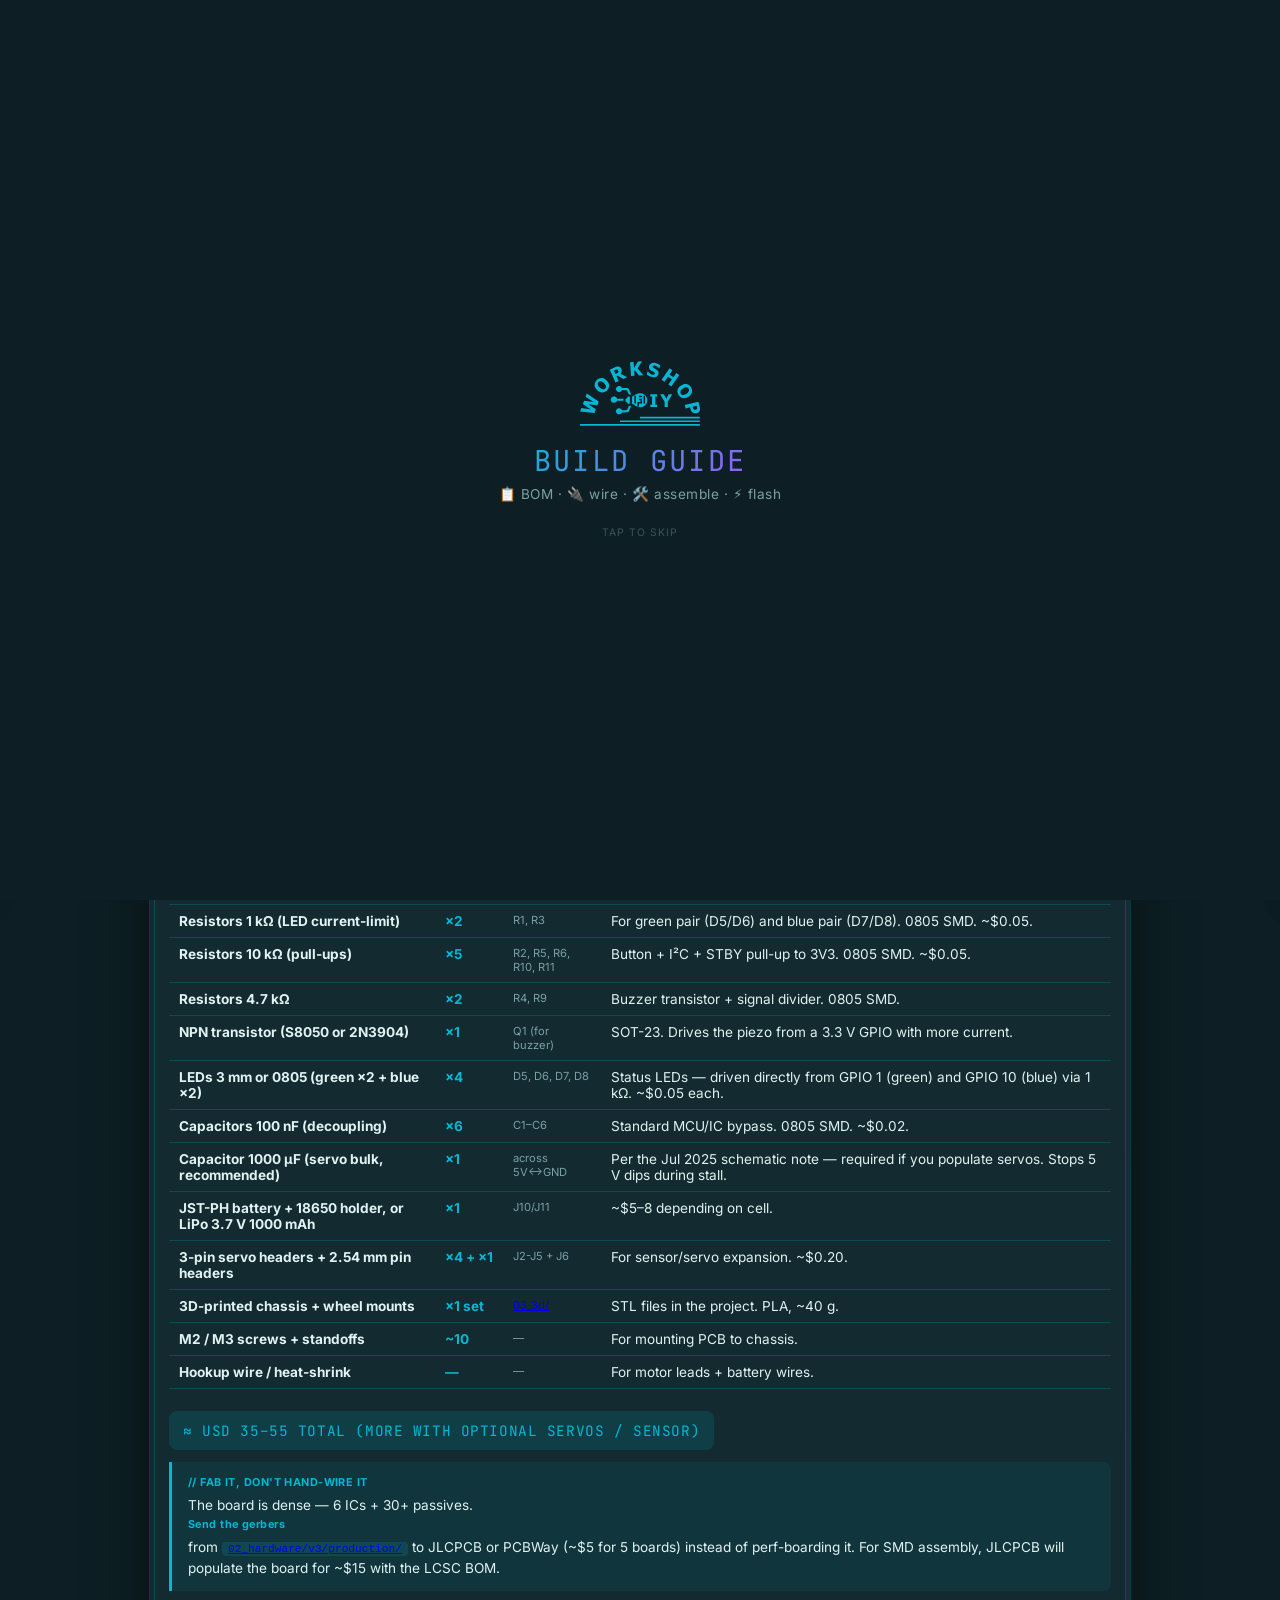
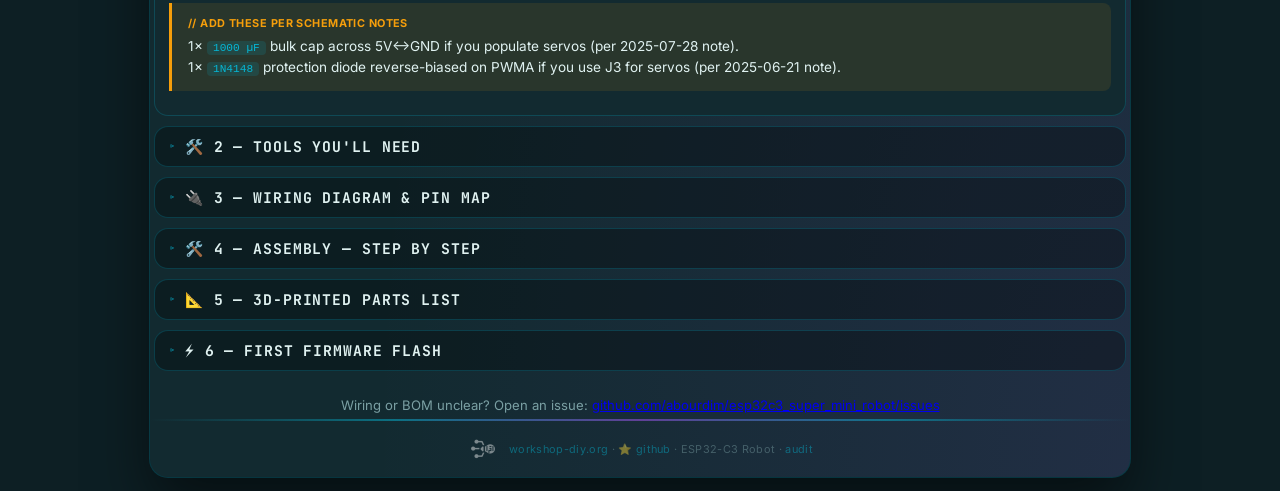
<file: 01_software/01_app/02_web/build-guide.html>
<!doctype html>
<html lang="en" dir="ltr" data-theme="lab-light">
<head>
<meta charset="utf-8">
<meta name="viewport" content="width=device-width,initial-scale=1">
<title>Build Guide — ESP32-C3 Robot</title>
<link rel="stylesheet" href="assets/wdiy-template.css">
<style>
.app { max-width: 980px; }

code {
  background: color-mix(in srgb, var(--accent) 14%, transparent);
  color: var(--accent); padding: 1px 6px; border-radius: 4px;
  font-size: .82em; font-family: ui-monospace, Menlo, Consolas, monospace;
}
.light-theme code { color: var(--text); }

.intro { font-size: .92em; color: var(--text); line-height: 1.6; margin: 0 0 14px; padding: 0 4px; }

/* ── BOM table ── */
.bom-table { width: 100%; border-collapse: collapse; margin: 12px 0; font-size: .85em; }
.bom-table th, .bom-table td {
  text-align: left; padding: 8px 10px;
  border-bottom: 1px solid var(--border); vertical-align: top;
}
.bom-table th {
  font-family: var(--font-h); font-size: .76em;
  color: var(--accent2); font-weight: 700;
  text-transform: uppercase; letter-spacing: .06em;
}
.bom-table tr:hover td { background: color-mix(in srgb, var(--accent) 5%, transparent); }
.bom-table .qty { font-weight: 700; color: var(--accent); white-space: nowrap; }
.bom-table .where { font-size: .82em; color: var(--text-muted); }
.bom-total {
  font-family: var(--font-h); font-size: .9em;
  text-transform: uppercase; letter-spacing: .04em;
  padding: 10px 14px; border-radius: 8px;
  background: color-mix(in srgb, var(--accent) 14%, transparent);
  color: var(--accent); margin-top: 10px;
  display: inline-block;
}
.light-theme .bom-total { color: var(--text); }

/* ── Tools grid ── */
.tools-grid {
  display: grid; grid-template-columns: repeat(auto-fit, minmax(160px, 1fr));
  gap: 10px; margin: 12px 0;
}
.tool {
  background: rgba(0,0,0,.04);
  border: 1px solid var(--border);
  border-radius: 10px; padding: 12px; text-align: center;
}
.tool .icon { font-size: 28px; display: block; margin-bottom: 4px; }
.tool .name { font-family: var(--font-h); font-size: .82em; color: var(--accent); text-transform: uppercase; letter-spacing: .03em; }
.tool .note { font-size: .76em; color: var(--text-muted); margin-top: 4px; }

/* ── Wiring diagram ── */
.wire-diagram {
  background: rgba(0,0,0,.04);
  border: 1px solid var(--border); border-radius: 12px;
  padding: 16px; margin: 12px 0;
}
.wire-diagram svg { width: 100%; height: auto; max-height: 360px; }

/* ── Pin map table ── */
.pin-table { width: 100%; border-collapse: collapse; margin: 10px 0; font-size: .82em; }
.pin-table th, .pin-table td { text-align: left; padding: 6px 10px; border-bottom: 1px solid var(--border); }
.pin-table th { color: var(--accent2); font-family: var(--font-h); font-size: .74em; text-transform: uppercase; letter-spacing: .06em; }
.pin-table .gpio { font-family: ui-monospace, monospace; color: var(--accent); font-weight: 700; }
.pin-table .alert-cell { color: #ef4444; font-size: .78em; }

/* ── Step-by-step ── */
.assembly-step {
  background: rgba(0,0,0,.04);
  border-left: 4px solid var(--accent);
  padding: 12px 16px; margin: 10px 0;
  border-radius: 0 10px 10px 0;
}
.assembly-step h4 {
  font-family: var(--font-h); font-size: .9em;
  color: var(--accent); margin: 0 0 6px;
  text-transform: uppercase; letter-spacing: .04em;
}
.assembly-step .step-num {
  display: inline-block; width: 28px; height: 28px; line-height: 28px;
  background: linear-gradient(135deg, var(--accent), var(--band2));
  color: var(--bg);
  border-radius: 50%; text-align: center; font-weight: 800; font-size: .8em;
  margin-right: 8px;
}
.assembly-step .est { float: right; font-size: .78em; color: var(--text-muted); }
.assembly-step ul { padding-left: 22px; margin: 6px 0; }
.assembly-step li { font-size: .85em; color: var(--text); line-height: 1.55; margin-bottom: 4px; }

/* ── Alerts ── */
.alert {
  border-left: 3px solid var(--accent);
  padding: 12px 16px;
  background: color-mix(in srgb, var(--accent) 8%, transparent);
  border-radius: 0 8px 8px 0; margin: 12px 0;
  font-size: .85em; line-height: 1.55;
}
.alert.warn   { border-left-color: #f59e0b; background: rgba(245,158,11,.10); }
.alert.danger { border-left-color: #ef4444; background: rgba(239,68,68,.10); }
.alert.win    { border-left-color: #22c55e; background: rgba(34,197,94,.10); }
.alert strong { display: block; margin-bottom: 4px; font-size: .8em; letter-spacing: .04em; color: var(--accent); }
.alert.warn   strong { color: #f59e0b; }
.alert.danger strong { color: #ef4444; }
.alert.win    strong { color: #22c55e; }

.foot-note { font-size: .82em; color: var(--text-muted); text-align: center; padding: 14px 4px 4px; line-height: 1.55; }

ul.simple { padding-left: 22px; margin: 8px 0; }
ul.simple li { font-size: .86em; color: var(--text); line-height: 1.6; margin-bottom: 4px; }

p.lead { font-size: .9em; color: var(--text); line-height: 1.6; margin: 0 0 10px; }

details.collapsible > summary { font-size: .92rem; }
</style>
</head>

<body
  data-app-title="Build Guide"
  data-app-subtitle="📋 BOM · 🔌 wire · 🛠️ assemble · ⚡ flash"
  data-help-page="build-guide"
  data-default-theme="lab-light"
  data-status-text="Workbench"
  data-status-online="true">

<div class="app">
  <div class="rows-container">

    <p class="intro">
      Build your own Robot-01 from parts. Total bench time: <strong>about 4 hours</strong> (2 h soldering, 1 h assembly, 1 h debug).
      Skill level: comfortable with a soldering iron, willing to read schematics.
      Cost: roughly <strong>USD 35–55</strong> depending on where you buy.
    </p>

    <div class="alert">
      <strong>// CANONICAL HARDWARE</strong>
      The full schematic, PCB layout, and gerbers live in <code><a href="https://github.com/abourdim/esp32c3_super_mini_robot/tree/master/02_hardware/v3">02_hardware/v3/</a></code>.
      Live PCB browser: <a href="hardware.html">hardware.html</a> — toggle layers, see pin-out, download gerbers.
      The pin map below reflects the <strong>v3 schematic (2025-07-28)</strong> — TB6612FNG H-bridge + DC motors, not servos.
    </div>

    <!-- ═══ STEP 1 — BOM ═══ -->
    <details class="collapsible" id="bom" open>
      <summary>📋 1 — Bill of Materials</summary>
      <div class="card">
        <p class="lead">Buy these. Links go to AliExpress for cheap, but Adafruit/SparkFun also stock everything.</p>

        <p class="lead">From the v3 schematic. Full LCSC-format BOM at <code><a href="https://github.com/abourdim/esp32c3_super_mini_robot/blob/master/02_hardware/bom_lcsc.xls">02_hardware/bom_lcsc.xls</a></code> (drop-in for JLCPCB / PCBWay assembly).</p>

        <table class="bom-table">
          <tr><th>Part</th><th>Qty</th><th>Ref</th><th>Notes</th></tr>
          <tr>
            <td><strong>ESP32-C3 SuperMini</strong></td>
            <td class="qty">×1</td>
            <td class="where">U3</td>
            <td>RISC-V MCU · WiFi + BLE · USB-C native CDC. ~$2.</td>
          </tr>
          <tr>
            <td><strong>TB6612FNG dual H-bridge</strong></td>
            <td class="qty">×1</td>
            <td class="where">U1</td>
            <td>Drives 2 DC motors at up to 1.2 A continuous each. PWMA + AIN1/2 for motor A; PWMB + BIN1/2 for motor B; STBY enable. ~$1.50.</td>
          </tr>
          <tr>
            <td><strong>AMS1117-5.0 LDO regulator</strong></td>
            <td class="qty">×1</td>
            <td class="where">U4</td>
            <td>Drops battery → 5 V. ~$0.20.</td>
          </tr>
          <tr>
            <td><strong>SK12D07VG4 slide switch (SPDT)</strong></td>
            <td class="qty">×1</td>
            <td class="where">U2</td>
            <td>Power on/off. ~$0.30.</td>
          </tr>
          <tr>
            <td><strong>DC gear motor 5 V (with wheels)</strong></td>
            <td class="qty">×2</td>
            <td class="where">J8 + J9</td>
            <td>"Yellow TT motor" type. ~$2 each. Wheels usually included.</td>
          </tr>
          <tr>
            <td><strong>SG90 servo (optional, for arms)</strong></td>
            <td class="qty">×0–4</td>
            <td class="where">J2 / J3 / J4 / J5</td>
            <td>3-pin servo headers exist on the board. Add later if you want articulation. ~$3 each.</td>
          </tr>
          <tr>
            <td><strong>TX1812 5050 addressable RGB LED</strong> (or WS2812B equivalent)</td>
            <td class="qty">×4</td>
            <td class="where">D1, D2, D3, D4</td>
            <td>Onboard NeoPixel chain on GPIO 5 — daisy-chained (D1.DOUT → D2.DIN, etc). The "rich light" of <code>37_rich_light_move</code>. ~$0.30 each.</td>
          </tr>
          <tr>
            <td><strong>HC-SR04 ultrasonic sensor (optional)</strong></td>
            <td class="qty">×1</td>
            <td class="where">J6 (4-pin)</td>
            <td>Plug into J6. Add 22 kΩ / 10 kΩ divider on ECHO if connecting direct (5 V → 3.3 V). ~$2.</td>
          </tr>
          <tr>
            <td><strong>SSD1306 OLED 128×32 (I²C)</strong></td>
            <td class="qty">×1</td>
            <td class="where">BB1</td>
            <td>I²C addr 0x3C or 0x3D. Pull-ups R10/R11 (10 kΩ) on the PCB. ~$3.</td>
          </tr>
          <tr>
            <td><strong>Passive piezo buzzer</strong></td>
            <td class="qty">×1</td>
            <td class="where">bz1 / bz2</td>
            <td>Two footprints (8×14 mm and 12 mm) — populate one. Driven via transistor stage R7/R8/R9 — louder + protects GPIO. ~$0.50.</td>
          </tr>
          <tr>
            <td><strong>Omron B3F tactile push-button</strong></td>
            <td class="qty">×1</td>
            <td class="where">SW1</td>
            <td>User button on GPIO 0. R2 (10 kΩ) pulls high. ~$0.30.</td>
          </tr>
          <tr>
            <td><strong>Resistors 1 kΩ (LED current-limit)</strong></td>
            <td class="qty">×2</td>
            <td class="where">R1, R3</td>
            <td>For green pair (D5/D6) and blue pair (D7/D8). 0805 SMD. ~$0.05.</td>
          </tr>
          <tr>
            <td><strong>Resistors 10 kΩ (pull-ups)</strong></td>
            <td class="qty">×5</td>
            <td class="where">R2, R5, R6, R10, R11</td>
            <td>Button + I²C + STBY pull-up to 3V3. 0805 SMD. ~$0.05.</td>
          </tr>
          <tr>
            <td><strong>Resistors 4.7 kΩ</strong></td>
            <td class="qty">×2</td>
            <td class="where">R4, R9</td>
            <td>Buzzer transistor + signal divider. 0805 SMD.</td>
          </tr>
          <tr>
            <td><strong>NPN transistor (S8050 or 2N3904)</strong></td>
            <td class="qty">×1</td>
            <td class="where">Q1 (for buzzer)</td>
            <td>SOT-23. Drives the piezo from a 3.3 V GPIO with more current.</td>
          </tr>
          <tr>
            <td><strong>LEDs 3 mm or 0805 (green ×2 + blue ×2)</strong></td>
            <td class="qty">×4</td>
            <td class="where">D5, D6, D7, D8</td>
            <td>Status LEDs — driven directly from GPIO 1 (green) and GPIO 10 (blue) via 1 kΩ. ~$0.05 each.</td>
          </tr>
          <tr>
            <td><strong>Capacitors 100 nF (decoupling)</strong></td>
            <td class="qty">×6</td>
            <td class="where">C1–C6</td>
            <td>Standard MCU/IC bypass. 0805 SMD. ~$0.02.</td>
          </tr>
          <tr>
            <td><strong>Capacitor 1000 µF (servo bulk, recommended)</strong></td>
            <td class="qty">×1</td>
            <td class="where">across 5V↔GND</td>
            <td>Per the Jul 2025 schematic note — required if you populate servos. Stops 5 V dips during stall.</td>
          </tr>
          <tr>
            <td><strong>JST-PH battery + 18650 holder, or LiPo 3.7 V 1000 mAh</strong></td>
            <td class="qty">×1</td>
            <td class="where">J10/J11</td>
            <td>~$5–8 depending on cell.</td>
          </tr>
          <tr>
            <td><strong>3-pin servo headers + 2.54 mm pin headers</strong></td>
            <td class="qty">×4 + ×1</td>
            <td class="where">J2-J5 + J6</td>
            <td>For sensor/servo expansion. ~$0.20.</td>
          </tr>
          <tr>
            <td><strong>3D-printed chassis + wheel mounts</strong></td>
            <td class="qty">×1 set</td>
            <td class="where"><a href="https://github.com/abourdim/esp32c3_super_mini_robot/tree/master/03_3d">03_3d/</a></td>
            <td>STL files in the project. PLA, ~40 g.</td>
          </tr>
          <tr>
            <td><strong>M2 / M3 screws + standoffs</strong></td>
            <td class="qty">~10</td>
            <td class="where">—</td>
            <td>For mounting PCB to chassis.</td>
          </tr>
          <tr>
            <td><strong>Hookup wire / heat-shrink</strong></td>
            <td class="qty">—</td>
            <td class="where">—</td>
            <td>For motor leads + battery wires.</td>
          </tr>
        </table>

        <span class="bom-total">≈ USD 35–55 total (more with optional servos / sensor)</span>

        <div class="alert">
          <strong>// FAB IT, DON'T HAND-WIRE IT</strong>
          The board is dense — 6 ICs + 30+ passives. <strong>Send the gerbers</strong> from
          <code><a href="https://github.com/abourdim/esp32c3_super_mini_robot/blob/master/02_hardware/v3/production/37_richa_light_move_v3.zip">02_hardware/v3/production/</a></code>
          to JLCPCB or PCBWay (~$5 for 5 boards) instead of perf-boarding it.
          For SMD assembly, JLCPCB will populate the board for ~$15 with the LCSC BOM.
        </div>
        <div class="alert warn">
          <strong>// ADD THESE PER SCHEMATIC NOTES</strong>
          1× <code>1000 µF</code> bulk cap across 5V↔GND if you populate servos (per 2025-07-28 note).<br>
          1× <code>1N4148</code> protection diode reverse-biased on PWMA if you use J3 for servos (per 2025-06-21 note).
        </div>
      </div>
    </details>

    <!-- ═══ STEP 2 — TOOLS ═══ -->
    <details class="collapsible" id="tools">
      <summary>🛠️ 2 — Tools you'll need</summary>
      <div class="card">
        <div class="tools-grid">
          <div class="tool">
            <span class="icon">🔥</span>
            <div class="name">Soldering iron</div>
            <div class="note">25–40 W, fine tip</div>
          </div>
          <div class="tool">
            <span class="icon">🪡</span>
            <div class="name">Solder</div>
            <div class="note">0.5 mm leaded or lead-free</div>
          </div>
          <div class="tool">
            <span class="icon">✂️</span>
            <div class="name">Wire strippers</div>
            <div class="note">For 24 AWG</div>
          </div>
          <div class="tool">
            <span class="icon">🔧</span>
            <div class="name">Small screwdriver</div>
            <div class="note">Phillips PH00 + flathead</div>
          </div>
          <div class="tool">
            <span class="icon">🔬</span>
            <div class="name">Multimeter</div>
            <div class="note">Continuity + voltage</div>
          </div>
          <div class="tool">
            <span class="icon">🖨️</span>
            <div class="name">3D printer (optional)</div>
            <div class="note">Or use a print service</div>
          </div>
          <div class="tool">
            <span class="icon">🔥</span>
            <div class="name">Heat gun / lighter</div>
            <div class="note">For heat-shrink</div>
          </div>
          <div class="tool">
            <span class="icon">💻</span>
            <div class="name">Computer + USB-C cable</div>
            <div class="note">For flashing firmware</div>
          </div>
        </div>
        <div class="alert win">
          <strong>// NICE-TO-HAVE</strong>
          Helping hands / PCB vise · solder fume extractor · flux paste · spare 0.1″ headers (for prototyping) · breadboard (test wiring before soldering).
        </div>
      </div>
    </details>

    <!-- ═══ STEP 3 — WIRING ═══ -->
    <details class="collapsible" id="wiring">
      <summary>🔌 3 — Wiring diagram &amp; pin map</summary>
      <div class="card">
        <p class="lead">All connections terminate at the ESP32-C3. Power flows: battery → switch → TP4056 → board's 5 V rail → 3.3 V regulator on the C3 → sensors.</p>

        <div class="wire-diagram">
          <svg viewBox="0 0 600 320" xmlns="http://www.w3.org/2000/svg" font-family="ui-monospace, monospace" font-size="11">
            <!-- ESP32 box -->
            <rect x="220" y="100" width="160" height="120" rx="6" fill="none" stroke="var(--accent)" stroke-width="2"/>
            <text x="300" y="130" text-anchor="middle" fill="var(--accent)" font-size="13" font-weight="700">ESP32-C3</text>
            <text x="300" y="146" text-anchor="middle" fill="var(--text-muted)" font-size="10">Super Mini</text>

            <!-- Pin labels -->
            <text x="225" y="170" fill="var(--text-muted)">GPIO 0</text>
            <text x="225" y="185" fill="var(--text-muted)">GPIO 1</text>
            <text x="225" y="200" fill="var(--text-muted)">GPIO 2</text>
            <text x="225" y="215" fill="var(--text-muted)">GPIO 3</text>
            <text x="375" y="170" text-anchor="end" fill="var(--text-muted)">GPIO 4</text>
            <text x="375" y="185" text-anchor="end" fill="var(--text-muted)">GPIO 5</text>
            <text x="375" y="200" text-anchor="end" fill="var(--text-muted)">GPIO 6</text>
            <text x="375" y="215" text-anchor="end" fill="var(--text-muted)">GPIO 7</text>

            <!-- Servo L -->
            <rect x="40" y="60" width="100" height="40" rx="4" fill="none" stroke="var(--accent2)" stroke-width="1.5"/>
            <text x="90" y="78" text-anchor="middle" fill="var(--accent2)" font-weight="700">Servo L</text>
            <text x="90" y="92" text-anchor="middle" fill="var(--text-muted)">SG90 360°</text>
            <line x1="140" y1="80" x2="220" y2="170" stroke="var(--accent)" stroke-width="1.5"/>

            <!-- Servo R -->
            <rect x="40" y="115" width="100" height="40" rx="4" fill="none" stroke="var(--accent2)" stroke-width="1.5"/>
            <text x="90" y="133" text-anchor="middle" fill="var(--accent2)" font-weight="700">Servo R</text>
            <text x="90" y="147" text-anchor="middle" fill="var(--text-muted)">SG90 360°</text>
            <line x1="140" y1="135" x2="220" y2="185" stroke="var(--accent)" stroke-width="1.5"/>

            <!-- NeoPixel -->
            <rect x="40" y="170" width="100" height="40" rx="4" fill="none" stroke="var(--accent2)" stroke-width="1.5"/>
            <text x="90" y="188" text-anchor="middle" fill="var(--accent2)" font-weight="700">NeoPixel ×4</text>
            <text x="90" y="202" text-anchor="middle" fill="var(--text-muted)">WS2812B</text>
            <line x1="140" y1="190" x2="220" y2="200" stroke="var(--accent)" stroke-width="1.5"/>

            <!-- Buzzer -->
            <rect x="40" y="225" width="100" height="40" rx="4" fill="none" stroke="#f59e0b" stroke-width="1.5"/>
            <text x="90" y="243" text-anchor="middle" fill="#f59e0b" font-weight="700">Buzzer</text>
            <text x="90" y="257" text-anchor="middle" fill="var(--text-muted)">passive piezo</text>
            <line x1="140" y1="245" x2="220" y2="215" stroke="var(--accent)" stroke-width="1.5"/>

            <!-- HC-SR04 -->
            <rect x="460" y="60" width="100" height="50" rx="4" fill="none" stroke="var(--accent2)" stroke-width="1.5"/>
            <text x="510" y="80" text-anchor="middle" fill="var(--accent2)" font-weight="700">HC-SR04</text>
            <text x="510" y="95" text-anchor="middle" fill="var(--text-muted)">trig+echo</text>
            <line x1="460" y1="85" x2="380" y2="170" stroke="var(--accent)" stroke-width="1.5"/>
            <line x1="460" y1="100" x2="380" y2="185" stroke="var(--accent)" stroke-width="1.5"/>

            <!-- OLED -->
            <rect x="460" y="125" width="100" height="40" rx="4" fill="none" stroke="var(--accent2)" stroke-width="1.5"/>
            <text x="510" y="143" text-anchor="middle" fill="var(--accent2)" font-weight="700">OLED I²C</text>
            <text x="510" y="157" text-anchor="middle" fill="var(--text-muted)">SDA + SCL</text>
            <line x1="460" y1="145" x2="380" y2="200" stroke="var(--accent)" stroke-width="1.5"/>
            <line x1="460" y1="155" x2="380" y2="215" stroke="var(--accent)" stroke-width="1.5"/>

            <!-- Battery + TP4056 -->
            <rect x="220" y="250" width="80" height="35" rx="4" fill="none" stroke="#22c55e" stroke-width="1.5"/>
            <text x="260" y="265" text-anchor="middle" fill="#22c55e" font-weight="700">3.7 V LiPo</text>
            <text x="260" y="278" text-anchor="middle" fill="var(--text-muted)">600 mAh</text>
            <line x1="260" y1="250" x2="260" y2="220" stroke="#22c55e" stroke-width="1.5"/>

            <rect x="320" y="250" width="80" height="35" rx="4" fill="none" stroke="#22c55e" stroke-width="1.5"/>
            <text x="360" y="265" text-anchor="middle" fill="#22c55e" font-weight="700">TP4056</text>
            <text x="360" y="278" text-anchor="middle" fill="var(--text-muted)">USB-C charge</text>
            <line x1="360" y1="250" x2="360" y2="220" stroke="#22c55e" stroke-width="1.5"/>
          </svg>
        </div>

        <h4 style="font-family:var(--font-h);color:var(--accent);text-transform:uppercase;letter-spacing:.03em;font-size:.9em;margin:14px 0 6px">Pin map (v3 schematic)</h4>
        <table class="pin-table">
          <tr><th>GPIO</th><th>Wired to</th><th>Dir</th><th>Notes</th></tr>
          <tr><td class="gpio">0</td><td>SW1 push-button</td><td>IN</td><td>10 kΩ pull-up to 3V3 (R2). JP1 jumper bridges to GPIO 20 if SW1 unused.</td></tr>
          <tr><td class="gpio">1</td><td>TB6612FNG <strong>AIN1</strong> + green LEDs D5/D6 + J2</td><td>OUT</td><td>Motor A direction bit 1. Also drives green status LED pair.</td></tr>
          <tr><td class="gpio">2</td><td>TB6612FNG <strong>AIN2</strong></td><td>OUT</td><td>Motor A direction bit 2.</td></tr>
          <tr><td class="gpio">3</td><td>TB6612FNG <strong>PWMA</strong> + tapped on J3</td><td>OUT</td><td>Motor A speed PWM. Same signal also routed to J3 3-pin header so an external device can share it. <code>JP2</code> selects J3's V+ pin: VCC direct or 5 V regulated.</td></tr>
          <tr><td class="gpio">4</td><td>Buzzer (transistor stage)</td><td>OUT</td><td>R7 base / R8 series / R9 pull-down → bz1 or bz2.</td></tr>
          <tr><td class="gpio">5</td><td>Onboard NeoPixel chain D1→D2→D3→D4</td><td>OUT</td><td>4× <code>TX1812</code> 5050 addressable RGB LEDs daisy-chained (WS2812-compatible). 800 kHz via RMT — the "rich light" of the project name.</td></tr>
          <tr><td class="gpio">6</td><td>TB6612FNG <strong>BIN1</strong> + J4 servo header</td><td>OUT</td><td>Motor B direction bit 1. Also routed to 3-pin servo header J4.</td></tr>
          <tr><td class="gpio">7</td><td>TB6612FNG <strong>BIN2</strong></td><td>OUT</td><td>Motor B direction bit 2.</td></tr>
          <tr><td class="gpio">8</td><td>OLED <strong>SDA</strong> (I²C)</td><td>I/O</td><td>10 kΩ pull-up to 3V3 (R10).</td></tr>
          <tr><td class="gpio">9</td><td>OLED <strong>SCL</strong> (I²C)</td><td>OUT</td><td>10 kΩ pull-up to 3V3 (R11). Shared with BOOT button — pull-up keeps it safe at boot.</td></tr>
          <tr><td class="gpio">10</td><td>TB6612FNG <strong>PWMB</strong> + blue LEDs D7/D8 + J5</td><td>OUT</td><td>Motor B speed PWM. Also drives blue status LED pair + J5 servo header.</td></tr>
          <tr><td class="gpio">20</td><td>J7 (2-pin) + JP1 jumper</td><td>I/O</td><td>Generic expansion. JP1 bridges to GPIO 0.</td></tr>
          <tr><td class="gpio">21</td><td>J6 (4-pin)</td><td>I/O</td><td>External I²C / sensor (e.g. HC-SR04).</td></tr>
        </table>

        <p style="font-size:.82em;color:var(--text-muted);margin:8px 0">
          Live PCB layer browser + connector reference: <a href="hardware.html">hardware.html</a>.
        </p>

        <div class="alert">
          <strong>// MOTOR DRIVER TRUTH TABLE (TB6612FNG, motor A)</strong>
          <code>AIN1=L AIN2=L</code> = Stop · <code>AIN1=H AIN2=L</code> = CW · <code>AIN1=L AIN2=H</code> = CCW · <code>AIN1=H AIN2=H</code> = Brake. Speed via <code>PWMA</code> 0–100 %. Same for B. <code>STBY</code> must be HIGH to enable the chip (R6 pulls it high; the firmware can also drive it).
        </div>
        <div class="alert warn">
          <strong>// JUMPER OPTIONS</strong>
          <code>JP1</code> bridges GPIO 0 ↔ GPIO 20 (use if you don't populate SW1).
          <code>JP2</code> selects: GPIO 3 → motor PWMA <em>or</em> GPIO 3 → J3 connector (e.g. NeoPixel strip).
          Solder bridges or leave open as default.
        </div>
        <div class="alert danger">
          <strong>// AUDIT CROSS-REFS</strong>
          The audit page items C1 (buzzer/battery), H1 (OLED/LED), H2 (OLED/BOOT) were drafted before the v3 schematic. The board's pull-up + transistor design resolves those concerns in hardware. <strong>Re-verify firmware</strong> against this pin map — see <a href="audit.html">audit</a>.
        </div>
      </div>
    </details>

    <!-- ═══ STEP 4 — ASSEMBLY ═══ -->
    <details class="collapsible" id="assembly">
      <summary>🛠️ 4 — Assembly — step by step</summary>
      <div class="card">

        <div class="assembly-step">
          <h4><span class="step-num">1</span>Print the chassis<span class="est">~3 h print</span></h4>
          <ul>
            <li>Pull STL files from <code>03_3d/</code>: <code>chassis.stl</code>, <code>wheel.stl</code> (×2), <code>servo_horn.stl</code> (×2).</li>
            <li>Slicer settings: 0.2 mm layer, 20% infill, no supports needed for chassis.</li>
            <li>PLA in any color. ~30 g total filament.</li>
          </ul>
        </div>

        <div class="assembly-step">
          <h4><span class="step-num">2</span>Modify servos for continuous rotation<span class="est">~10 min</span></h4>
          <ul>
            <li>If you bought continuous-rotation versions (recommended), skip this step.</li>
            <li>Otherwise: open the SG90, snip the position-feedback potentiometer's middle wire, replace with a 5 kΩ resistor divider (or buy the right kind).</li>
          </ul>
        </div>

        <div class="assembly-step">
          <h4><span class="step-num">3</span>Mount servos &amp; wheels<span class="est">~10 min</span></h4>
          <ul>
            <li>Press-fit the servos into the chassis side-cavities. Hold with 2× M2 screws each.</li>
            <li>Attach the printed servo horns to the servo output shafts. Snap on the wheels.</li>
            <li>Spin them by hand — should rotate freely with no rubbing.</li>
          </ul>
        </div>

        <div class="assembly-step">
          <h4><span class="step-num">4</span>Solder the power chain<span class="est">~30 min</span></h4>
          <ul>
            <li>Battery JST-PH → TP4056 <code>BAT+/BAT-</code>.</li>
            <li>TP4056 <code>OUT+</code> → switch (SPDT, middle pin) → ESP32-C3 <code>5V</code>.</li>
            <li>TP4056 <code>OUT-</code> → ESP32-C3 <code>GND</code>.</li>
            <li>Test before connecting anything else: switch ON → multimeter on C3's 3V3 pin should read 3.30 ± 0.05 V.</li>
          </ul>
        </div>

        <div class="assembly-step">
          <h4><span class="step-num">5</span>Wire the servos<span class="est">~15 min</span></h4>
          <ul>
            <li>Servo L: signal → GPIO 0, V+ → 5 V, GND → GND.</li>
            <li>Servo R: signal → GPIO 1, V+ → 5 V, GND → GND.</li>
            <li>SG90 servos draw a stall current spike (~600 mA each). If your battery dips below 3.5 V on stall, add a 470 µF cap across the 5 V rail.</li>
          </ul>
        </div>

        <div class="assembly-step">
          <h4><span class="step-num">6</span>Wire the NeoPixels<span class="est">~10 min</span></h4>
          <ul>
            <li>NeoPixel <code>DIN</code> → GPIO 2. <code>+5V</code> → 5 V. <code>GND</code> → GND.</li>
            <li>If using a strip cut to 4 LEDs, the data line goes to <strong>DIN</strong> (the input pad with the arrow pointing into the chip).</li>
            <li>Add a 300–500 Ω resistor in series with DIN if your LEDs flicker.</li>
          </ul>
        </div>

        <div class="assembly-step">
          <h4><span class="step-num">7</span>Wire the buzzer<span class="est">~5 min</span></h4>
          <ul>
            <li>Buzzer <code>+</code> → GPIO 3 (NOT GPIO 4 — see audit C1).</li>
            <li>Buzzer <code>−</code> → GND.</li>
            <li>If it's loud-loud, add a 100 Ω series resistor.</li>
          </ul>
        </div>

        <div class="assembly-step">
          <h4><span class="step-num">8</span>Wire the ultrasonic sensor<span class="est">~15 min</span></h4>
          <ul>
            <li>HC-SR04 VCC → 5 V. GND → GND.</li>
            <li>TRIG → GPIO 5 (direct, 3.3 V is enough to trigger).</li>
            <li>ECHO → 10 kΩ → GPIO 6 → 22 kΩ → GND. (Voltage divider drops 5 V to ~3.4 V.)</li>
          </ul>
        </div>

        <div class="assembly-step">
          <h4><span class="step-num">9</span>Wire the OLED<span class="est">~10 min</span></h4>
          <ul>
            <li>VCC → 3.3 V (NOT 5 V — kills the screen).</li>
            <li>GND → GND.</li>
            <li>SDA → GPIO 8.</li>
            <li>SCL → GPIO 9 + 10 kΩ pull-up to 3.3 V (BOOT button shares this pin — pull-up keeps it inactive at boot).</li>
          </ul>
        </div>

        <div class="assembly-step">
          <h4><span class="step-num">10</span>Final fit-check<span class="est">~10 min</span></h4>
          <ul>
            <li>Slot the C3 board into the chassis, wires routed through the channels.</li>
            <li>OLED on top, NeoPixels at the front, ultrasonic eye centered.</li>
            <li>Battery sits in the middle pocket, TP4056 and switch on the side.</li>
            <li>Snap the top cover on.</li>
          </ul>
        </div>
      </div>
    </details>

    <!-- ═══ STEP 5 — 3D PARTS ═══ -->
    <details class="collapsible" id="parts3d">
      <summary>📐 5 — 3D-printed parts list</summary>
      <div class="card">
        <p class="lead">All STLs in <code>03_3d/</code>. Print at 0.2 mm layer height, 20 % infill, PLA. No supports needed.</p>

        <table class="bom-table">
          <tr><th>Part</th><th>File</th><th>Qty</th><th>Print time</th></tr>
          <tr><td>Main chassis</td><td><code>chassis.stl</code></td><td class="qty">×1</td><td>~2 h</td></tr>
          <tr><td>Top cover</td><td><code>cover.stl</code></td><td class="qty">×1</td><td>~30 min</td></tr>
          <tr><td>Wheel</td><td><code>wheel.stl</code></td><td class="qty">×2</td><td>~20 min each</td></tr>
          <tr><td>Servo horn</td><td><code>servo_horn.stl</code></td><td class="qty">×2</td><td>~5 min each</td></tr>
          <tr><td>OLED bezel</td><td><code>oled_bezel.stl</code></td><td class="qty">×1</td><td>~10 min</td></tr>
          <tr><td>Sensor mount</td><td><code>sr04_mount.stl</code></td><td class="qty">×1</td><td>~10 min</td></tr>
        </table>

        <div class="alert">
          <strong>// ALTERNATIVE</strong>
          No printer? Order from JLCPCB/PCBWay (≈ USD 6–10) or use a local makerspace. Order all 6 parts at once to save shipping.
        </div>
      </div>
    </details>

    <!-- ═══ STEP 6 — FIRST FLASH ═══ -->
    <details class="collapsible" id="firstflash">
      <summary>⚡ 6 — First firmware flash</summary>
      <div class="card">
        <p class="lead">With the robot fully assembled, plug it into your computer via USB-C and flash the firmware.</p>

        <ol style="padding-left:22px">
          <li style="margin:6px 0;font-size:.88em">Visit <a href="flash.html">flash.html</a> (this tool, in your browser).</li>
          <li style="margin:6px 0;font-size:.88em">Click <strong>Connect &amp; install</strong>. Pick the <em>USB JTAG/Serial</em> port. Wait ~30 s.</li>
          <li style="margin:6px 0;font-size:.88em">Switch the robot ON. You should hear the boot tune and see the rainbow LED sweep.</li>
          <li style="margin:6px 0;font-size:.88em">Visit <a href="monitor.html">monitor.html</a>, click <strong>Connect</strong>, baud rate 115200. Watch the boot logs.</li>
          <li style="margin:6px 0;font-size:.88em">Verify each subsystem reports OK: <code>servos: ok · neopixels: ok · oled: ok · ultrasonic: ok</code>.</li>
          <li style="margin:6px 0;font-size:.88em">Open RemoteXY on your phone, pair, drive. See <a href="user-guide.html">user-guide.html</a> for end-user controls.</li>
        </ol>

        <div class="alert win">
          <strong>// IT WORKS</strong>
          Your robot is alive. From here, see <a href="start-here.html">start-here.html</a> for firmware customization and <a href="user-guide.html">user-guide.html</a> for everyday use.
        </div>
        <div class="alert warn">
          <strong>// IT DOESN'T WORK</strong>
          See <a href="start-here.html#bootreset">Mission 09 in start-here</a> for the BOOT/RESET trick. Or check the <a href="audit.html">audit page</a> for known issues.
        </div>
      </div>
    </details>

    <p class="foot-note">
      Wiring or BOM unclear? Open an issue: <a href="https://github.com/abourdim/esp32c3_super_mini_robot/issues" target="_blank" rel="noopener">github.com/abourdim/esp32c3_super_mini_robot/issues</a>
    </p>

  </div><!-- .rows-container -->
</div><!-- .app -->

<script src="assets/wdiy-script.js"></script>
<script src="assets/wdiy-shell.js"></script>
</body>
</html>
</file>
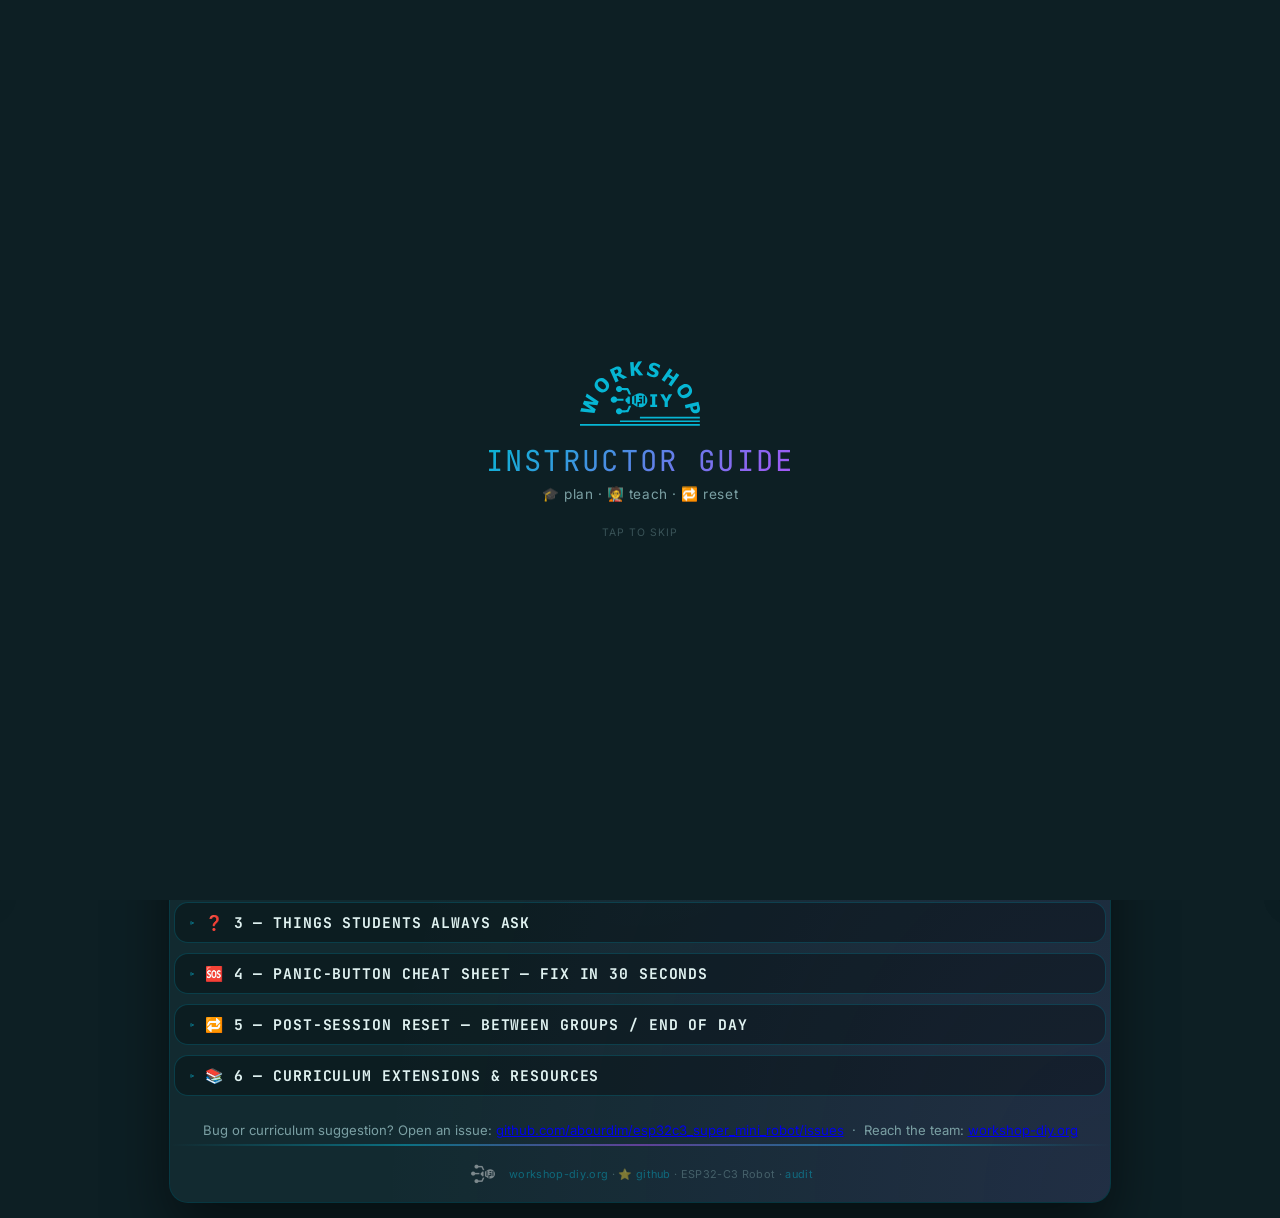
<file: 01_software/01_app/02_web/instructor.html>
<!doctype html>
<html lang="en" dir="ltr" data-theme="lab-dark">
<head>
<meta charset="utf-8">
<meta name="viewport" content="width=device-width,initial-scale=1">
<title>Instructor Guide — ESP32-C3 Robot</title>
<link rel="stylesheet" href="assets/wdiy-template.css">
<style>
.app { max-width: 940px; }

code {
  background: color-mix(in srgb, var(--accent) 14%, transparent);
  color: var(--accent); padding: 1px 6px; border-radius: 4px;
  font-size: .82em; font-family: ui-monospace, Menlo, Consolas, monospace;
}
.light-theme code { color: var(--text); }

.intro { font-size: .92em; color: var(--text); line-height: 1.6; margin: 0 0 14px; padding: 0 4px; }
p.lead { font-size: .9em; color: var(--text); line-height: 1.6; margin: 0 0 10px; }

/* ── Prereqs grid ── */
.prereq-grid { display: grid; grid-template-columns: repeat(auto-fit, minmax(220px, 1fr)); gap: 12px; margin: 12px 0; }
.prereq {
  background: rgba(0,0,0,.22); border: 1px solid var(--border);
  border-radius: 12px; padding: 14px;
}
.light-theme .prereq { background: rgba(0,0,0,.04); }
.prereq h4 {
  font-family: var(--font-h); font-size: .85em;
  color: var(--accent); text-transform: uppercase;
  letter-spacing: .04em; margin: 0 0 8px;
  display: flex; align-items: center; gap: 6px;
}
.prereq ul { padding-left: 18px; margin: 0; }
.prereq li { font-size: .82em; line-height: 1.55; color: var(--text); margin-bottom: 4px; }

/* ── Lesson timeline ── */
.lesson-row {
  display: grid; grid-template-columns: 80px 1fr 80px;
  gap: 10px; padding: 12px 14px;
  background: rgba(0,0,0,.22); border-left: 3px solid var(--accent);
  border-radius: 0 10px 10px 0; margin: 8px 0;
}
.light-theme .lesson-row { background: rgba(0,0,0,.04); }
.lesson-time {
  font-family: ui-monospace, monospace; font-size: .85em;
  color: var(--accent2); font-weight: 700;
  display: flex; align-items: center;
}
.lesson-content h5 {
  font-family: var(--font-h); font-size: .9em;
  color: var(--accent); text-transform: uppercase;
  letter-spacing: .03em; margin: 0 0 4px;
}
.lesson-content p { font-size: .85em; color: var(--text); line-height: 1.5; margin: 0 0 4px; }
.lesson-content .obj {
  font-size: .76em; color: var(--text-muted);
  font-style: italic;
}
.lesson-format {
  display: flex; align-items: center; justify-content: center;
  font-size: .72em; font-weight: 700; letter-spacing: .04em;
  text-transform: uppercase;
  border-radius: 6px; padding: 4px 8px;
  align-self: start;
}
.lesson-format.demo { background: rgba(59,130,246,.18); color: #60a5fa; }
.lesson-format.hands-on { background: rgba(34,197,94,.18); color: #22c55e; }
.lesson-format.lecture { background: rgba(168,85,247,.18); color: #c084fc; }
.lesson-format.break { background: rgba(245,158,11,.18); color: #f59e0b; }

/* ── FAQ ── */
.faq-item { margin: 10px 0; }
.faq-item .q {
  font-family: var(--font-h); font-size: .88em;
  color: var(--accent2); text-transform: uppercase;
  letter-spacing: .03em; margin-bottom: 4px;
}
.faq-item .a { font-size: .85em; color: var(--text); line-height: 1.55; }
.faq-item .a code { font-size: .85em; }

/* ── Cheat sheet ── */
.cheat {
  display: grid; grid-template-columns: 1fr 1fr;
  gap: 12px; margin: 12px 0;
}
@media (max-width: 700px) { .cheat { grid-template-columns: 1fr; } }
.cheat-block {
  background: rgba(0,0,0,.22); border: 1px solid var(--border);
  border-radius: 10px; padding: 14px;
}
.light-theme .cheat-block { background: rgba(0,0,0,.04); }
.cheat-block h4 {
  font-family: var(--font-h); font-size: .82em;
  color: var(--accent); text-transform: uppercase;
  letter-spacing: .04em; margin: 0 0 8px;
}
.cheat-block .row {
  display: grid; grid-template-columns: 1fr 1.5fr;
  gap: 8px; padding: 6px 0;
  border-bottom: 1px dashed color-mix(in srgb, var(--border) 70%, transparent);
  font-size: .82em;
}
.cheat-block .row:last-child { border-bottom: none; }
.cheat-block .row .what { color: #ef4444; font-weight: 600; }
.cheat-block .row .fix  { color: var(--text); }

/* ── Reset checklist ── */
.checklist {
  background: rgba(0,0,0,.22); border: 1px solid var(--border);
  border-radius: 12px; padding: 16px; margin: 12px 0;
}
.light-theme .checklist { background: rgba(0,0,0,.04); }
.checklist h4 {
  font-family: var(--font-h); font-size: .85em;
  color: var(--accent); text-transform: uppercase;
  letter-spacing: .03em; margin: 0 0 10px;
}
.checklist label {
  display: flex; align-items: flex-start; gap: 10px;
  padding: 6px 0; font-size: .85em;
  cursor: pointer; transition: opacity .15s;
}
.checklist input[type=checkbox] {
  width: 18px; height: 18px;
  accent-color: var(--accent); flex-shrink: 0;
  margin-top: 2px; cursor: pointer;
}
.checklist input:checked ~ span { opacity: .4; text-decoration: line-through; }
.checklist span { color: var(--text); line-height: 1.5; }

/* ── Alerts ── */
.alert {
  border-left: 3px solid var(--accent);
  padding: 12px 16px;
  background: color-mix(in srgb, var(--accent) 10%, transparent);
  border-radius: 0 8px 8px 0; margin: 12px 0;
  font-size: .85em; line-height: 1.55;
}
.alert.warn   { border-left-color: #f59e0b; background: rgba(245,158,11,.10); }
.alert.danger { border-left-color: #ef4444; background: rgba(239,68,68,.10); }
.alert.win    { border-left-color: #22c55e; background: rgba(34,197,94,.10); }
.alert strong { display: block; margin-bottom: 4px; font-size: .8em; letter-spacing: .04em; color: var(--accent); }
.alert.warn   strong { color: #f59e0b; }
.alert.danger strong { color: #ef4444; }
.alert.win    strong { color: #22c55e; }

/* ── Misc ── */
.foot-note { font-size: .82em; color: var(--text-muted); text-align: center; padding: 14px 4px 4px; line-height: 1.55; }
ul.simple { padding-left: 22px; margin: 8px 0; }
ul.simple li { font-size: .86em; color: var(--text); line-height: 1.6; margin-bottom: 4px; }
details.collapsible > summary { font-size: .92rem; }

.duration-tag {
  display: inline-block; font-size: .72em; padding: 2px 8px;
  border-radius: 999px; background: var(--accent); color: var(--bg);
  font-weight: 700; letter-spacing: .03em; margin-left: 6px;
  vertical-align: middle;
}

.audience-pill {
  display: inline-flex; align-items: center; gap: 4px;
  padding: 3px 10px; border-radius: 999px;
  background: color-mix(in srgb, var(--accent) 14%, transparent);
  color: var(--accent); font-size: .76em; font-weight: 600;
  letter-spacing: .04em; text-transform: uppercase;
}
</style>
</head>

<body
  data-app-title="Instructor Guide"
  data-app-subtitle="🎓 plan · 🧑‍🏫 teach · 🔁 reset"
  data-help-page="instructor"
  data-default-theme="lab-dark"
  data-status-text="Class ready"
  data-status-online="true">

<div class="app">
  <div class="rows-container">

    <p class="intro">
      Running a Robot-01 workshop? This guide is for the teacher / facilitator. It covers what to prep before kids
      arrive, how to pace a 90-minute session, what students will ask, the panic-button cheat sheet, and the post-session reset checklist.
      <span class="audience-pill">🎓 Teacher</span>
      <span class="audience-pill">🧑‍🏫 Workshop lead</span>
      <span class="audience-pill">📚 Curriculum dev</span>
    </p>

    <!-- ═══ 1 — PREREQUISITES ═══ -->
    <details class="collapsible" id="prereqs" open>
      <summary>📋 1 — Prerequisites — what you need before students arrive</summary>
      <div class="card">

        <div class="prereq-grid">
          <div class="prereq">
            <h4>🤖 Per student</h4>
            <ul>
              <li>1× pre-assembled Robot-01</li>
              <li>1× USB-C cable (charging + flashing)</li>
              <li>Phone or tablet with RemoteXY installed</li>
              <li>~1.5 m² floor space to drive in</li>
            </ul>
          </div>

          <div class="prereq">
            <h4>🛠️ Shared bench</h4>
            <ul>
              <li>1× USB charger / power strip (4-port minimum for 8 students)</li>
              <li>2× spare robots (always one breaking mid-session)</li>
              <li>1× laptop (for re-flashing if needed)</li>
              <li>Spare USB-C cables (kids will trash them)</li>
            </ul>
          </div>

          <div class="prereq">
            <h4>📱 Phones &amp; apps</h4>
            <ul>
              <li>RemoteXY app pre-installed on every device</li>
              <li>Bluetooth turned on, paired with at least one robot beforehand</li>
              <li>Wi-Fi optional — robots use BT, not Wi-Fi</li>
              <li>Screen-time / parental-control allow-list if needed</li>
            </ul>
          </div>

          <div class="prereq">
            <h4>📶 Network</h4>
            <ul>
              <li>For the workshop tools: any Wi-Fi works</li>
              <li>Or local-only: <code>./launch.sh serve</code> on instructor laptop, students hit <code>http://&lt;laptop-ip&gt;:8000</code></li>
              <li>Live site as backup: <a href="https://abourdim.github.io/esp32c3_super_mini_robot/">abourdim.github.io/esp32c3_super_mini_robot</a></li>
            </ul>
          </div>

          <div class="prereq">
            <h4>🔋 Batteries</h4>
            <ul>
              <li><strong>Charge every robot the night before</strong> — robots ship at ~30%</li>
              <li>Keep 2 spares fully charged for swaps</li>
              <li>Mid-session battery dip is the #1 reason for "the robot stopped working"</li>
            </ul>
          </div>

          <div class="prereq">
            <h4>📺 Display</h4>
            <ul>
              <li>Projector or large screen showing <a href="user-guide.html">user-guide.html</a></li>
              <li>Pre-load each section as a tab — students follow along</li>
              <li>Theme: <code>bot-pop</code> for elementary, <code>lab-light</code> for older</li>
            </ul>
          </div>
        </div>

        <div class="alert win">
          <strong>// 30 MINUTES BEFORE</strong>
          Plug in all robots. Open <a href="user-guide.html">user-guide.html</a> on the projector. Pair your demo robot with your phone. Verify it drives. If anything fails, swap to a spare and debug after class.
        </div>
      </div>
    </details>

    <!-- ═══ 2 — LESSON PLAN ═══ -->
    <details class="collapsible" id="lesson">
      <summary>🗓️ 2 — Lesson plan — 90-minute session</summary>
      <div class="card">

        <p class="lead">Designed for ages 9–14, groups of 4–8 students. Adapt timing for older or younger groups.</p>

        <div class="lesson-row">
          <div class="lesson-time">00:00<br>05:00</div>
          <div class="lesson-content">
            <h5>👋 Welcome &amp; safety</h5>
            <p>Quick intro, rules, "don't drive off tables," show what we'll build by end of session.</p>
            <p class="obj">Objective: set expectations, get hands settled.</p>
          </div>
          <div class="lesson-format lecture">Lect</div>
        </div>

        <div class="lesson-row">
          <div class="lesson-time">05:00<br>15:00</div>
          <div class="lesson-content">
            <h5>🤖 Meet Robot-01 — show &amp; tell</h5>
            <p>Demo your robot. Show all the parts: wheels, LEDs, OLED, sensor, buzzer. Ask: "What do you think this is for?" Open <a href="user-guide.html#hi">user-guide § 1</a> on the projector.</p>
            <p class="obj">Objective: students recognize each subsystem before they touch one.</p>
          </div>
          <div class="lesson-format demo">Demo</div>
        </div>

        <div class="lesson-row">
          <div class="lesson-time">15:00<br>25:00</div>
          <div class="lesson-content">
            <h5>🔌 Power on &amp; first boot</h5>
            <p>Each student gets a robot + USB cable. Walk them through the switch + boot animation. Project <a href="user-guide.html#power">user-guide § 2</a>.</p>
            <p class="obj">Objective: every robot is on, every student saw the rainbow boot sweep.</p>
          </div>
          <div class="lesson-format hands-on">Hands</div>
        </div>

        <div class="lesson-row">
          <div class="lesson-time">25:00<br>40:00</div>
          <div class="lesson-content">
            <h5>📱 Pair phones</h5>
            <p>Open RemoteXY on each phone. Walk through pairing. Project <a href="user-guide.html#pair">user-guide § 3</a>. Expect: 2-3 phones will fail first try — bluetooth toggle / restart fixes.</p>
            <p class="obj">Objective: every student has paired and seen the connect-jingle.</p>
          </div>
          <div class="lesson-format hands-on">Hands</div>
        </div>

        <div class="lesson-row">
          <div class="lesson-time">40:00<br>50:00</div>
          <div class="lesson-content">
            <h5>☕ Break — let them play</h5>
            <p>Students drive freely. Walk around, encourage exploration. Don't structure — this is the wow moment.</p>
            <p class="obj">Objective: free play. Bonding with the robot.</p>
          </div>
          <div class="lesson-format break">Free</div>
        </div>

        <div class="lesson-row">
          <div class="lesson-time">50:00<br>65:00</div>
          <div class="lesson-content">
            <h5>💡🔊 Lights &amp; sounds — what they mean</h5>
            <p>Decode LED colors and buzzer sounds. Project <a href="user-guide.html#lights">user-guide § 5</a> + <a href="user-guide.html#sounds">§ 6</a>. Ask: "What does the robot say when it boots? When it sees a wall?"</p>
            <p class="obj">Objective: students learn to "read" robot status without looking at OLED.</p>
          </div>
          <div class="lesson-format lecture">Lect</div>
        </div>

        <div class="lesson-row">
          <div class="lesson-time">65:00<br>80:00</div>
          <div class="lesson-content">
            <h5>🏁 Mini-challenge</h5>
            <p>Pick one: <strong>obstacle course</strong> (drive around chairs without hitting them) · <strong>follow-the-leader</strong> (one robot leads, others mimic) · <strong>treasure hunt</strong> (use ultrasonic distance to find a hidden marker).</p>
            <p class="obj">Objective: apply controls under pressure. Friendly competition.</p>
          </div>
          <div class="lesson-format hands-on">Hands</div>
        </div>

        <div class="lesson-row">
          <div class="lesson-time">80:00<br>90:00</div>
          <div class="lesson-content">
            <h5>🎓 Wrap-up &amp; "what's next"</h5>
            <p>Recap. Show <a href="build-guide.html">build-guide</a> for kids who want to build their own. Show <a href="start-here.html">start-here</a> for kids who want to write code. Q&amp;A.</p>
            <p class="obj">Objective: invite continued learning at home.</p>
          </div>
          <div class="lesson-format lecture">Lect</div>
        </div>

        <div class="alert">
          <strong>// PACING TIPS</strong>
          For 6-8 year olds: stretch sections 3–4 (power + pair) by 10 min, drop the mini-challenge.<br>
          For 12+ year olds: shrink section 4 (pair) by 5 min, double the mini-challenge time, finish on the build-guide tour.
        </div>
      </div>
    </details>

    <!-- ═══ 3 — STUDENT QUESTIONS ═══ -->
    <details class="collapsible" id="faq">
      <summary>❓ 3 — Things students always ask</summary>
      <div class="card">

        <div class="faq-item">
          <div class="q">"Why did mine stop working?!"</div>
          <div class="a">90% of the time: low battery (check the LEDs — see <a href="user-guide.html#lights">user-guide § 5</a>). Swap to a charged spare; charge the dead one for the next session. 10%: phone walked out of range.</div>
        </div>

        <div class="faq-item">
          <div class="q">"Can I make it talk?"</div>
          <div class="a">It already beeps! For real speech, the C3 doesn't have an audio DAC — that's a future upgrade. For now, point them at the buzzer-tones glossary in <a href="user-guide.html#sounds">user-guide § 6</a>.</div>
        </div>

        <div class="faq-item">
          <div class="q">"Why does it stop when I drive at the wall?"</div>
          <div class="a">Built-in obstacle avoidance — the ultrasonic sensor refuses to drive forward when something's within 10 cm. Backing up and turning still work. Show them the sensor on the front.</div>
        </div>

        <div class="faq-item">
          <div class="q">"Can two robots talk to each other?"</div>
          <div class="a">Not yet — current firmware only talks to phones over BT. Possible upgrade: ESP-NOW (peer-to-peer ESP32 protocol). Mention it as a "what could be next" hook.</div>
        </div>

        <div class="faq-item">
          <div class="q">"Why is the screen so small?"</div>
          <div class="a">It's a 128×32 OLED — chosen because it's tiny, low-power, and crisp. Bigger displays exist; this one fits the chassis without a battery hit.</div>
        </div>

        <div class="faq-item">
          <div class="q">"Can I make the lights different colors?"</div>
          <div class="a">Yes! That's coding territory — point them to <a href="start-here.html#config">start-here § 4</a> and <code>06_neopixels.cpp</code>. For workshop session: hold the action button → "purple party" demo.</div>
        </div>

        <div class="faq-item">
          <div class="q">"Why doesn't my phone find it?"</div>
          <div class="a">Three usual culprits: (1) Bluetooth off in phone settings, (2) robot not powered or showing READY, (3) RemoteXY needs reopening. Power-cycle the robot, restart the app.</div>
        </div>

        <div class="faq-item">
          <div class="q">"Can I take it home?"</div>
          <div class="a">Depends on workshop policy. If yes: hand them a charged battery + USB cable + sticker with <a href="https://abourdim.github.io/esp32c3_super_mini_robot/user-guide.html">user-guide URL</a>. Tell them to come back with broken stuff for the next session.</div>
        </div>
      </div>
    </details>

    <!-- ═══ 4 — CHEAT SHEET ═══ -->
    <details class="collapsible" id="cheat">
      <summary>🆘 4 — Panic-button cheat sheet — fix in 30 seconds</summary>
      <div class="card">

        <p class="lead">When something goes wrong mid-session, fix it fast and move on. Don't troubleshoot in front of 8 impatient kids.</p>

        <div class="cheat">

          <div class="cheat-block">
            <h4>🤖 Robot side</h4>
            <div class="row"><div class="what">Won't power on</div><div class="fix">Plug USB. If LEDs come on, battery's dead — swap robot.</div></div>
            <div class="row"><div class="what">All red blink</div><div class="fix">Hardware fault. Swap robot. Diagnose later.</div></div>
            <div class="row"><div class="what">Drives in circles</div><div class="fix">Hold action btn 5 s = recalibrate joystick center.</div></div>
            <div class="row"><div class="what">Whining beep</div><div class="fix">Low battery. Plug USB or swap.</div></div>
            <div class="row"><div class="what">3-beep alert</div><div class="fix">Obstacle detected. Tell student to back up.</div></div>
            <div class="row"><div class="what">Stops randomly</div><div class="fix">Out of BT range — get closer to phone.</div></div>
          </div>

          <div class="cheat-block">
            <h4>📱 Phone side</h4>
            <div class="row"><div class="what">RemoteXY won't open</div><div class="fix">Force-close + reopen. Check BT toggle.</div></div>
            <div class="row"><div class="what">Robot not in list</div><div class="fix">Power-cycle the robot. Re-scan.</div></div>
            <div class="row"><div class="what">"PRO license required"</div><div class="fix">Known issue (<a href="audit.html#bug-004">audit BUG-004</a>). Use spare robot.</div></div>
            <div class="row"><div class="what">Connects then drops</div><div class="fix">Phone too far OR low robot battery.</div></div>
            <div class="row"><div class="what">No joystick on screen</div><div class="fix">App not paired with right device. Re-pair.</div></div>
            <div class="row"><div class="what">Pairing pin asked</div><div class="fix">Default <code>1234</code> or <code>0000</code>.</div></div>
          </div>

          <div class="cheat-block">
            <h4>💻 Instructor laptop</h4>
            <div class="row"><div class="what">Can't reflash a robot</div><div class="fix">BOOT+RESET trick (<a href="start-here.html#bootreset">Mission 09</a>).</div></div>
            <div class="row"><div class="what">flash.html doesn't see port</div><div class="fix">Use Chrome/Edge only. Not Firefox.</div></div>
            <div class="row"><div class="what">Wi-Fi died</div><div class="fix">Live site cached locally — pull files from <code>02_web/</code> on USB stick.</div></div>
            <div class="row"><div class="what">Projector won't connect</div><div class="fix">Hand out tablets with the URL pre-loaded.</div></div>
          </div>

          <div class="cheat-block">
            <h4>🚸 Behavioral</h4>
            <div class="row"><div class="what">Robot crashed into wall</div><div class="fix">"It's fine — they're built for it." Recover, drive on.</div></div>
            <div class="row"><div class="what">Two kids fighting over robot</div><div class="fix">Pull out a spare. Pair it with one of their phones.</div></div>
            <div class="row"><div class="what">Kid overwhelmed</div><div class="fix">Have them pair-program (driver + co-pilot reads guide).</div></div>
            <div class="row"><div class="what">Kid bored / done early</div><div class="fix">Show <a href="start-here.html">start-here</a>: "want to write the code?"</div></div>
          </div>

        </div>

        <div class="alert danger">
          <strong>// HARD STOP</strong>
          Two robots smoking, sparks visible, or any electrical-safety concern → unplug everything from USB, end session, debug after.
          Smoke is rare but if it happens, it's the LiPo: get the robot outside immediately.
        </div>
      </div>
    </details>

    <!-- ═══ 5 — RESET CHECKLIST ═══ -->
    <details class="collapsible" id="reset">
      <summary>🔁 5 — Post-session reset — between groups / end of day</summary>
      <div class="card">

        <p class="lead">Tick these off after each group leaves. Boxes save in your browser — they reset on the next page load.</p>

        <div class="checklist">
          <h4>🔌 Power &amp; battery</h4>
          <label><input type="checkbox"><span>Switch every robot OFF</span></label>
          <label><input type="checkbox"><span>Plug every robot into USB to charge for the next group</span></label>
          <label><input type="checkbox"><span>Note which robots ran low (mark with tape) — these need full charge</span></label>
          <label><input type="checkbox"><span>Verify spare robots still on full charge</span></label>
        </div>

        <div class="checklist">
          <h4>🔧 Hardware</h4>
          <label><input type="checkbox"><span>Inspect each robot for visible damage (cracked chassis, loose wires, scratched OLED)</span></label>
          <label><input type="checkbox"><span>Spin all wheels by hand — check for hair / fiber jams</span></label>
          <label><input type="checkbox"><span>Wipe sensor eyes and OLED screen with microfiber cloth</span></label>
          <label><input type="checkbox"><span>Pull aside any robot with red-blink LEDs for later debug</span></label>
        </div>

        <div class="checklist">
          <h4>📱 Phones / app state</h4>
          <label><input type="checkbox"><span>Tell students to forget the robot from their phone's BT settings (so the next group can pair)</span></label>
          <label><input type="checkbox"><span>If using shared tablets: clear paired devices, close RemoteXY</span></label>
          <label><input type="checkbox"><span>Charge all instructor tablets / phones</span></label>
        </div>

        <div class="checklist">
          <h4>📋 Logging / handover</h4>
          <label><input type="checkbox"><span>Update <a href="audit.html">audit page</a> if any new bug surfaced (use BUG-NNN format with date+time)</span></label>
          <label><input type="checkbox"><span>Note what worked / didn't in the lesson plan — adjust for next session</span></label>
          <label><input type="checkbox"><span>Restock USB-C cables, M2 screws, spare batteries</span></label>
          <label><input type="checkbox"><span>Brief the next instructor on any robot quirks (e.g. "robot #3's left wheel sticks")</span></label>
        </div>

        <div class="checklist">
          <h4>🧹 Space</h4>
          <label><input type="checkbox"><span>Pick up dropped wheels / horns / screws</span></label>
          <label><input type="checkbox"><span>Sweep the drive zone — hair and dust kill servos</span></label>
          <label><input type="checkbox"><span>Pack obstacle-course props if used</span></label>
          <label><input type="checkbox"><span>Lock cabinet / leave robots charging in safe space</span></label>
        </div>

        <div class="alert">
          <strong>// END-OF-DAY</strong>
          Once a week, fully cycle every battery (drain to 15% LED, then full charge). LiPos last longer with regular use than they do sitting at 100% for months.
        </div>
      </div>
    </details>

    <!-- ═══ 6 — RESOURCES ═══ -->
    <details class="collapsible" id="resources">
      <summary>📚 6 — Curriculum extensions &amp; resources</summary>
      <div class="card">

        <div class="prereq-grid">
          <div class="prereq">
            <h4>📖 Sister guides</h4>
            <ul>
              <li><a href="user-guide.html">user-guide.html</a> — for students</li>
              <li><a href="build-guide.html">build-guide.html</a> — assembly walkthrough</li>
              <li><a href="start-here.html">start-here.html</a> — firmware deep-dive</li>
              <li><a href="audit.html">audit.html</a> — known bugs &amp; fixes</li>
            </ul>
          </div>

          <div class="prereq">
            <h4>🌐 External</h4>
            <ul>
              <li><a href="https://workshop-diy.org" target="_blank" rel="noopener">workshop-diy.org</a> — community + more workshops</li>
              <li><a href="https://github.com/abourdim/esp32c3_super_mini_robot" target="_blank" rel="noopener">github.com/abourdim/esp32c3_super_mini_robot</a> — source</li>
              <li><a href="https://docs.platformio.org" target="_blank" rel="noopener">docs.platformio.org</a> — build tools</li>
              <li><a href="https://remotexy.com" target="_blank" rel="noopener">remotexy.com</a> — phone-app docs</li>
            </ul>
          </div>

          <div class="prereq">
            <h4>🎯 Follow-up sessions</h4>
            <ul>
              <li><strong>Session 2:</strong> "Make my robot blink the way I want" — first .cpp edit + reflash</li>
              <li><strong>Session 3:</strong> "Build my own robot" — soldering with build-guide</li>
              <li><strong>Session 4:</strong> "Talk to two robots" — ESP-NOW peer protocol intro</li>
            </ul>
          </div>

          <div class="prereq">
            <h4>🏆 Stretch goals for advanced kids</h4>
            <ul>
              <li>Add a custom LED pattern in <code>06_neopixels.cpp</code></li>
              <li>Write a new RemoteXY screen (if PRO available)</li>
              <li>Use ultrasonic data to draw a "map" on OLED</li>
              <li>Add an external IR sensor for line-following</li>
            </ul>
          </div>
        </div>
      </div>
    </details>

    <p class="foot-note">
      Bug or curriculum suggestion? Open an issue: <a href="https://github.com/abourdim/esp32c3_super_mini_robot/issues" target="_blank" rel="noopener">github.com/abourdim/esp32c3_super_mini_robot/issues</a>
      &nbsp;·&nbsp; Reach the team: <a href="https://workshop-diy.org" target="_blank" rel="noopener">workshop-diy.org</a>
    </p>

  </div><!-- .rows-container -->
</div><!-- .app -->

<script src="assets/wdiy-script.js"></script>
<script src="assets/wdiy-shell.js"></script>
</body>
</html>
</file>
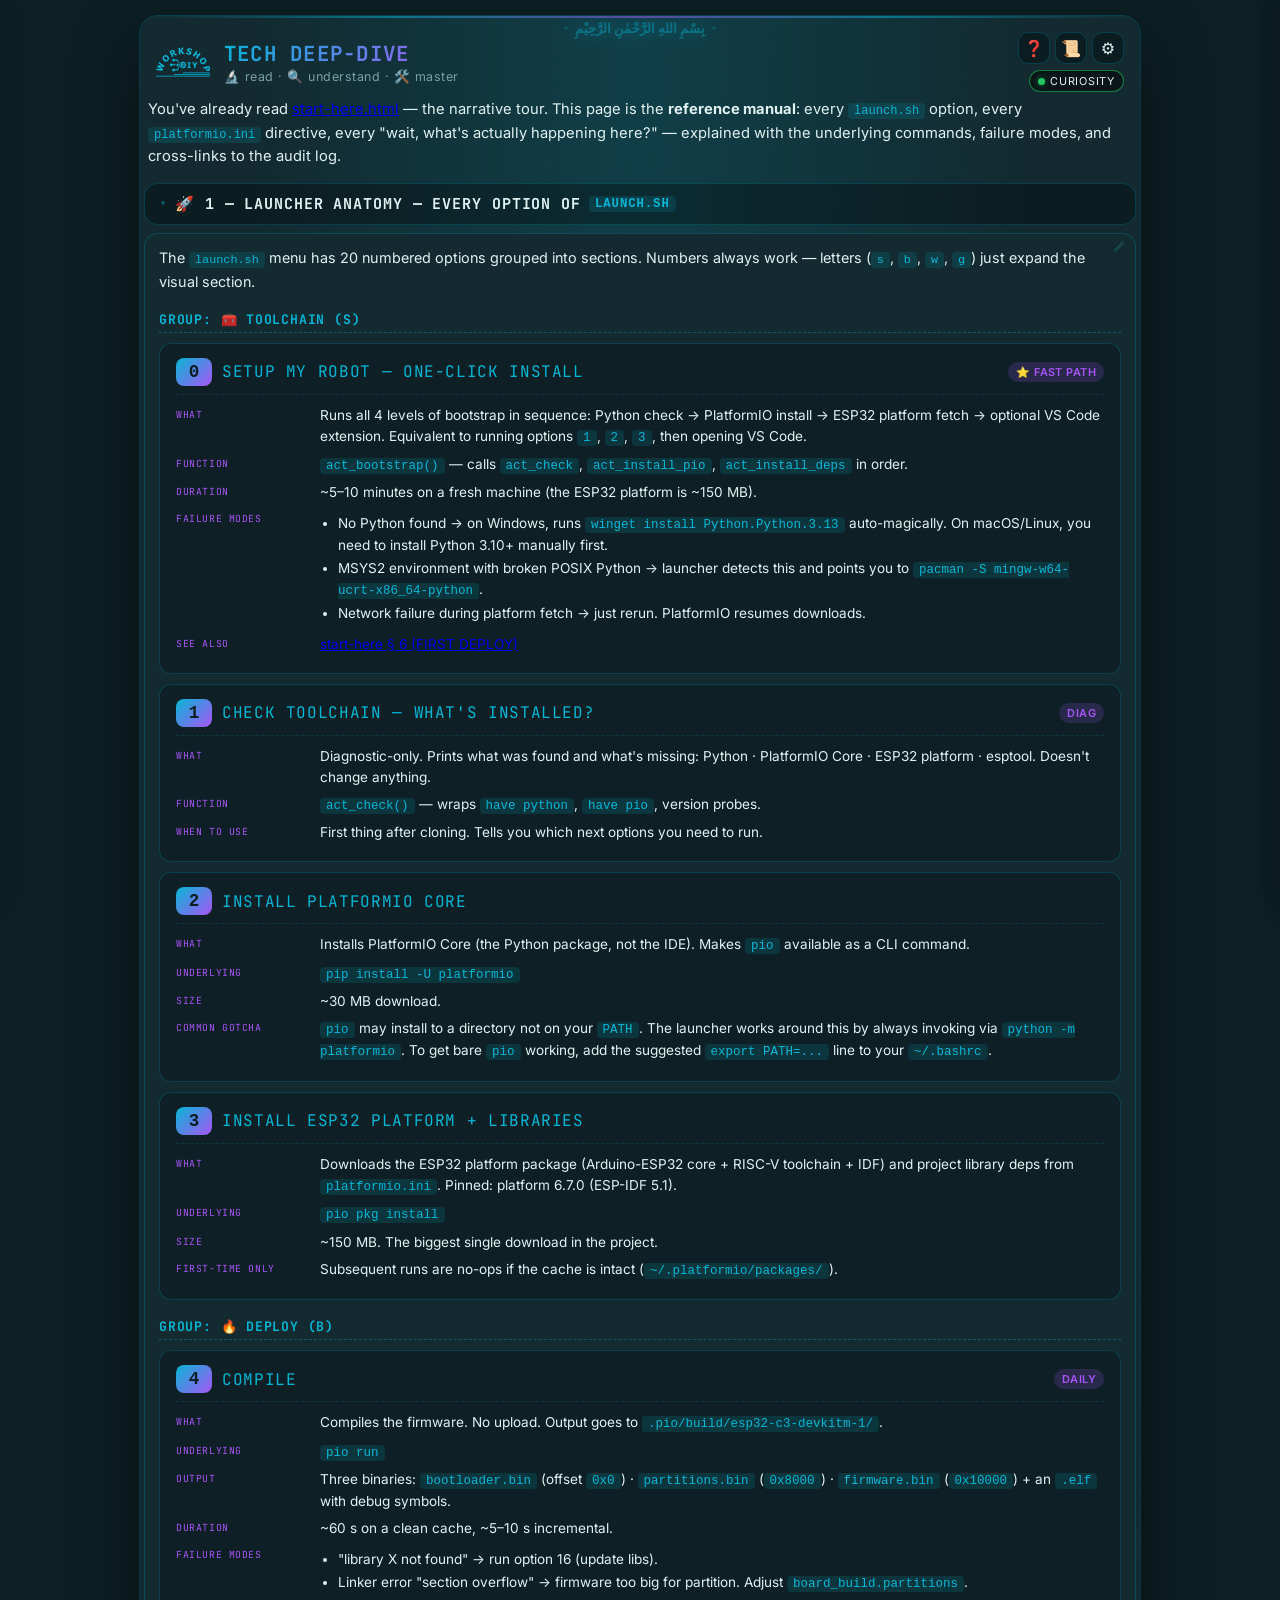
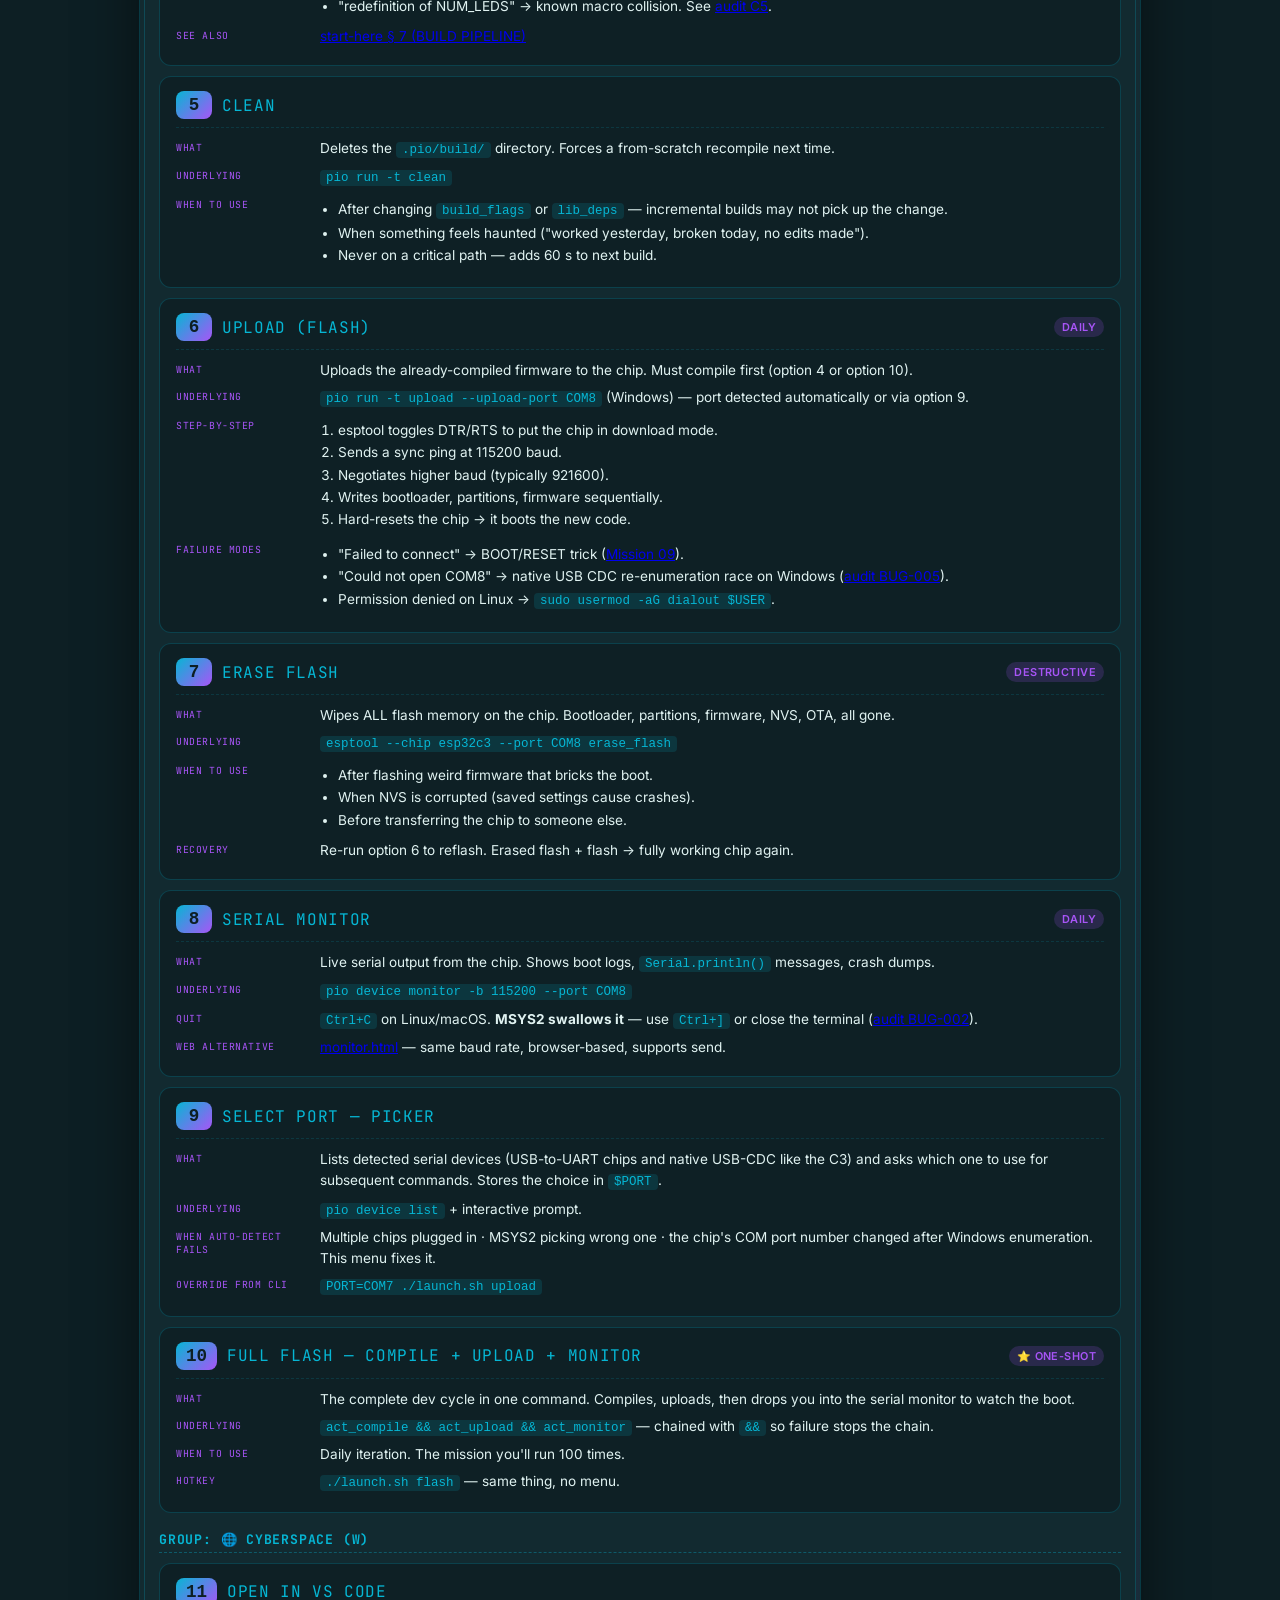
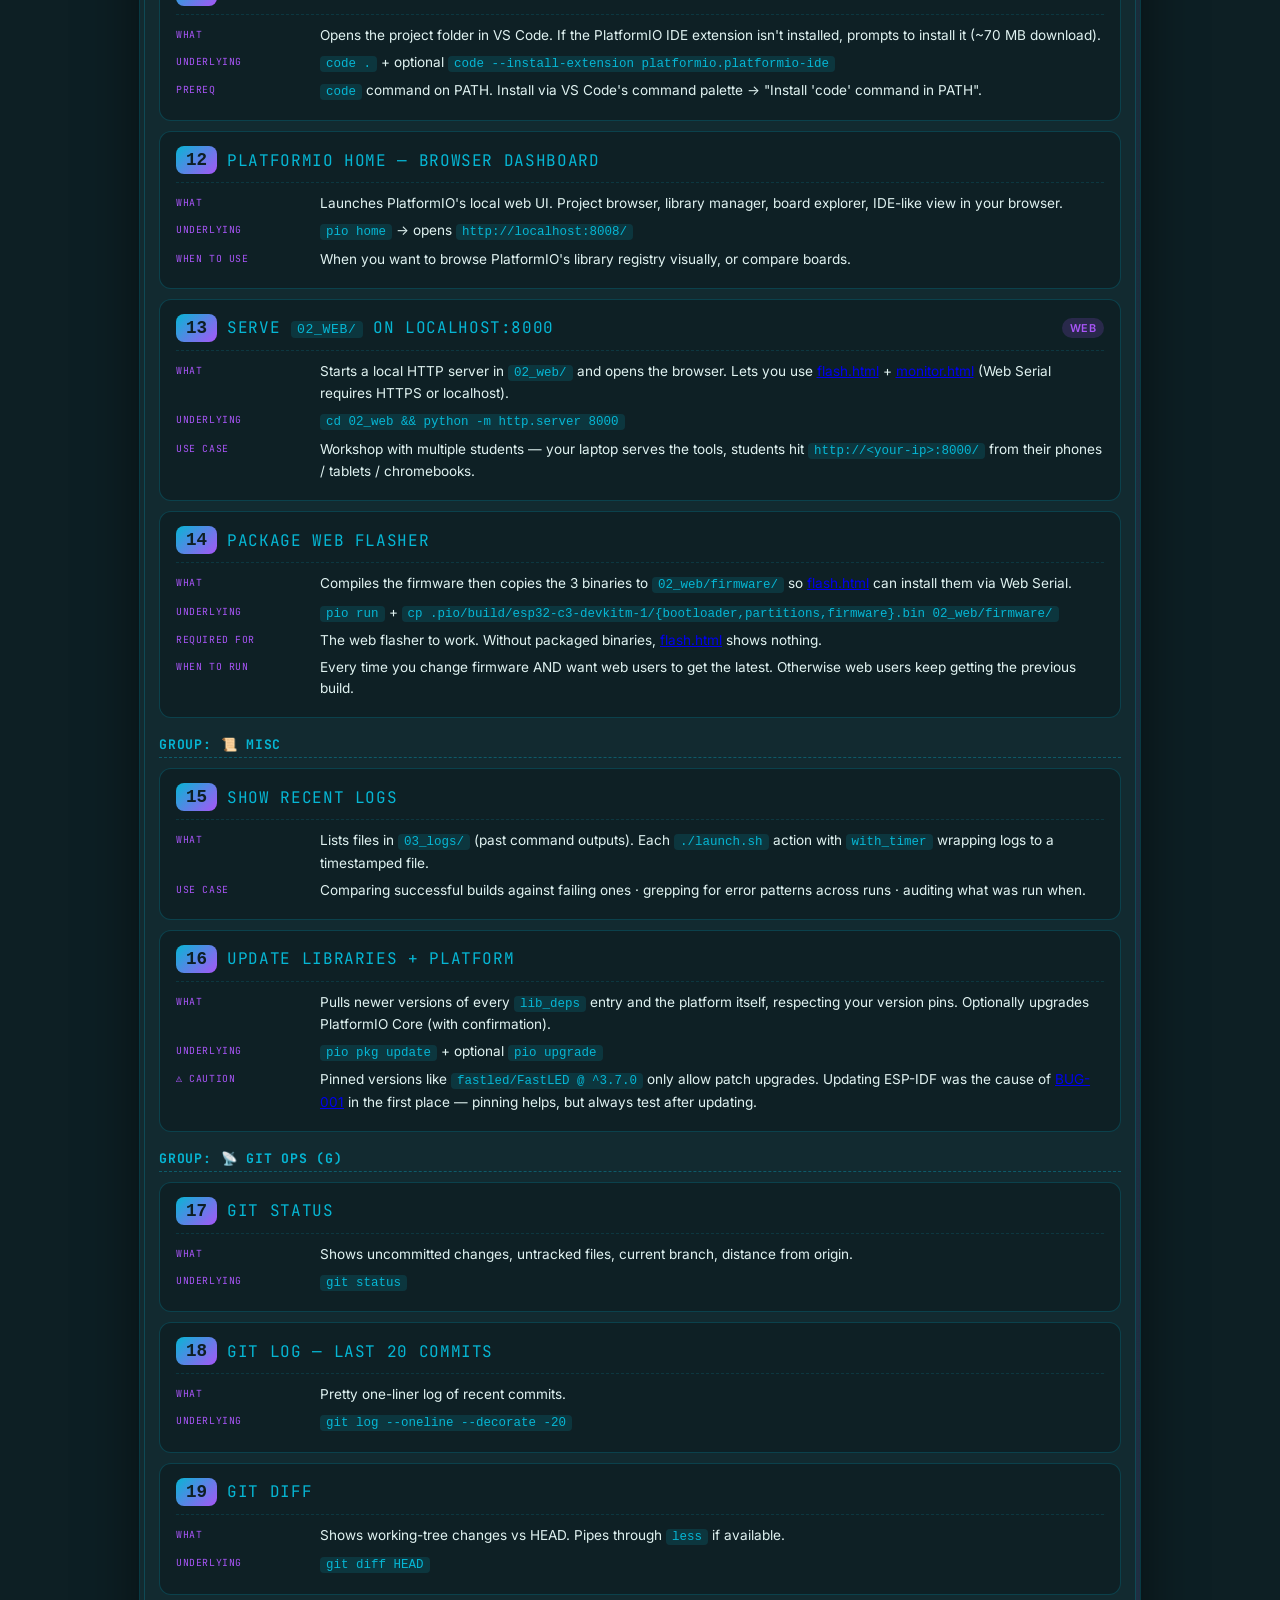
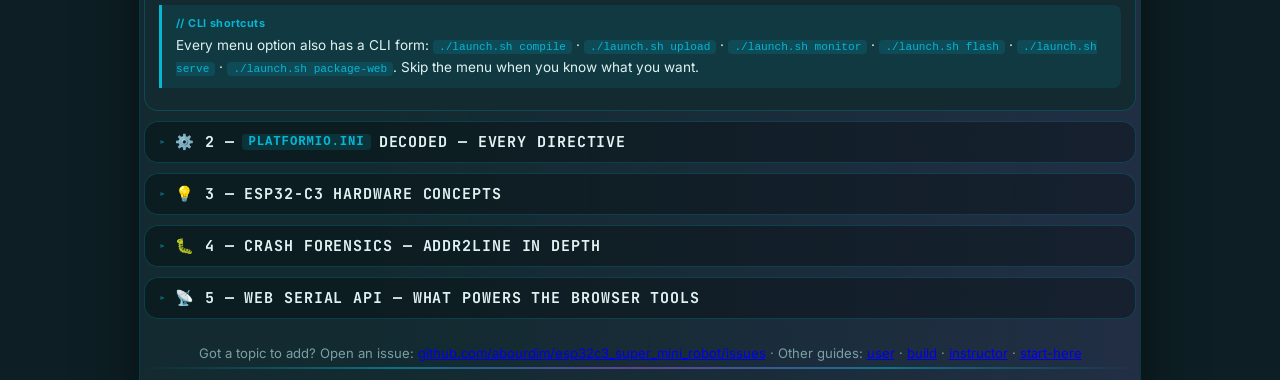
<file: 01_software/01_app/02_web/learn.html>
<!doctype html>
<html lang="en" dir="ltr" data-theme="lab-dark">
<head>
<meta charset="utf-8">
<meta name="viewport" content="width=device-width,initial-scale=1">
<title>Tech Deep-Dive — ESP32-C3 Robot</title>
<link rel="stylesheet" href="assets/wdiy-template.css">
<style>
.app { max-width: 1000px; }

code {
  background: color-mix(in srgb, var(--accent) 14%, transparent);
  color: var(--accent); padding: 1px 6px; border-radius: 4px;
  font-size: .82em; font-family: ui-monospace, Menlo, Consolas, monospace;
}
.light-theme code { color: var(--text); }

pre {
  background: rgba(0,0,0,.45);
  border: 1px solid var(--border); border-radius: 8px;
  padding: 12px 14px; overflow-x: auto;
  margin: 10px 0; position: relative;
  font-family: ui-monospace, Menlo, Consolas, monospace;
}
pre code {
  background: transparent; color: var(--text); padding: 0;
  font-size: .82em; display: block; line-height: 1.55;
}
.light-theme pre { background: rgba(0,0,0,.04); }
.copy-btn {
  position: absolute; top: 6px; right: 6px;
  font: 11px ui-monospace, monospace;
  background: var(--panel); border: 1px solid var(--border);
  color: var(--text-muted); padding: 3px 8px; border-radius: 4px;
  cursor: pointer; letter-spacing: .05em;
}
.copy-btn:hover  { color: var(--accent) !important; border-color: var(--accent) !important; }
.copy-btn.ok     { color: #22c55e !important; border-color: #22c55e !important; }

.intro { font-size: .92em; color: var(--text); line-height: 1.6; margin: 0 0 14px; padding: 0 4px; }
p.lead { font-size: .9em; color: var(--text); line-height: 1.6; margin: 0 0 10px; }

/* ════════════════════════════════════════════════════════════
   PER-OPTION CARD
   ════════════════════════════════════════════════════════════ */
.opt {
  background: rgba(0,0,0,.22);
  border: 1px solid var(--border);
  border-radius: 12px;
  padding: 14px 16px;
  margin: 10px 0;
}
.light-theme .opt { background: rgba(0,0,0,.04); }

.opt-hdr {
  display: flex; align-items: center; gap: 10px;
  flex-wrap: wrap;
  margin-bottom: 10px;
  padding-bottom: 8px;
  border-bottom: 1px dashed color-mix(in srgb, var(--border) 70%, transparent);
}
.opt-num {
  font-family: ui-monospace, monospace;
  font-size: 1.1em; font-weight: 800;
  color: var(--bg);
  background: linear-gradient(135deg, var(--accent), var(--accent2));
  padding: 4px 10px; border-radius: 8px;
  min-width: 36px; text-align: center;
}
.opt-id {
  font-family: ui-monospace, monospace;
  font-size: .82em; color: var(--text-muted);
  letter-spacing: .04em;
}
.opt-title {
  font-family: var(--font-h);
  font-size: 1em; color: var(--accent);
  text-transform: uppercase; letter-spacing: .04em;
  flex: 1;
  min-width: 0;
}
.opt-cat {
  font-size: .68em; padding: 3px 8px;
  border-radius: 999px;
  background: color-mix(in srgb, var(--accent2) 18%, transparent);
  color: var(--accent2);
  font-weight: 600; letter-spacing: .04em; text-transform: uppercase;
}

.opt-grid {
  display: grid; grid-template-columns: 130px 1fr;
  gap: 6px 14px;
  font-size: .85em;
  margin-bottom: 4px;
}
@media (max-width: 600px) {
  .opt-grid { grid-template-columns: 1fr; gap: 2px 0; }
  .opt-grid .label { color: var(--accent2); font-size: .76em; padding-top: 8px; }
}
.opt-grid .label {
  color: var(--accent2);
  font-family: var(--font-h);
  font-size: .72em;
  text-transform: uppercase;
  letter-spacing: .06em;
  padding-top: 3px;
}
.opt-grid .val {
  color: var(--text);
  line-height: 1.55;
}
.opt-grid .val code {
  font-size: .92em;
}
.opt-grid .val ul { padding-left: 18px; margin: 4px 0; }
.opt-grid .val li { margin-bottom: 2px; line-height: 1.5; }

/* ════════════════════════════════════════════════════════════
   TABLES
   ════════════════════════════════════════════════════════════ */
table.dt {
  width: 100%; border-collapse: collapse; margin: 10px 0;
  font-size: .82em;
}
table.dt th, table.dt td {
  text-align: left; padding: 7px 10px;
  border-bottom: 1px solid var(--border);
  vertical-align: top;
}
table.dt th {
  font-family: var(--font-h); font-size: .74em;
  color: var(--accent2); font-weight: 700;
  text-transform: uppercase; letter-spacing: .06em;
}
table.dt tr:hover td { background: color-mix(in srgb, var(--accent) 5%, transparent); }
table.dt code { font-size: .9em; }

/* ════════════════════════════════════════════════════════════
   ALERTS
   ════════════════════════════════════════════════════════════ */
.alert {
  border-left: 3px solid var(--accent);
  padding: 10px 14px;
  background: color-mix(in srgb, var(--accent) 10%, transparent);
  border-radius: 0 8px 8px 0; margin: 10px 0;
  font-size: .85em; line-height: 1.55;
}
.alert.warn   { border-left-color: #f59e0b; background: rgba(245,158,11,.10); }
.alert.danger { border-left-color: #ef4444; background: rgba(239,68,68,.10); }
.alert.win    { border-left-color: #22c55e; background: rgba(34,197,94,.10); }
.alert strong { display: block; margin-bottom: 4px; font-size: .8em; letter-spacing: .04em; color: var(--accent); }
.alert.warn strong  { color: #f59e0b; }
.alert.danger strong{ color: #ef4444; }
.alert.win strong   { color: #22c55e; }

/* ════════════════════════════════════════════════════════════
   GROUP DIVIDERS WITHIN A SECTION
   ════════════════════════════════════════════════════════════ */
h3.subhead {
  font-family: var(--font-h);
  font-size: .82em;
  color: var(--accent);
  text-transform: uppercase;
  letter-spacing: .06em;
  margin: 18px 0 8px;
  padding-bottom: 4px;
  border-bottom: 1px dashed color-mix(in srgb, var(--accent) 35%, transparent);
}

/* ════════════════════════════════════════════════════════════
   REGISTER-DUMP STYLE BLOCK
   ════════════════════════════════════════════════════════════ */
.regdump {
  background: rgba(0,0,0,.55);
  color: #a4f0a4;
  font: 11.5px/1.55 ui-monospace, Menlo, Consolas, monospace;
  border: 1px solid var(--border);
  border-radius: 8px;
  padding: 10px 14px;
  white-space: pre;
  overflow-x: auto;
  margin: 8px 0;
}
.light-theme .regdump { background: #15171b; color: #a4f0a4; }
.regdump .h { color: #ef4444; font-weight: 700; }
.regdump .a { color: #f59e0b; }
.regdump .c { color: #5d8a5d; }

/* ════════════════════════════════════════════════════════════
   FOOT
   ════════════════════════════════════════════════════════════ */
.foot-note { font-size: .82em; color: var(--text-muted); text-align: center; padding: 14px 4px 4px; line-height: 1.55; }

ul.simple { padding-left: 22px; margin: 8px 0; }
ul.simple li { font-size: .86em; color: var(--text); line-height: 1.6; margin-bottom: 4px; }

details.collapsible > summary { font-size: .94rem; }
</style>
</head>

<body
  data-app-title="Tech Deep-Dive"
  data-app-subtitle="🔬 read · 🔍 understand · 🛠️ master"
  data-help-page="learn"
  data-default-theme="lab-dark"
  data-status-text="Curiosity"
  data-status-online="true">

<div class="app">
  <div class="rows-container">

    <p class="intro">
      You've already read <a href="start-here.html">start-here.html</a> — the narrative tour.
      This page is the <strong>reference manual</strong>: every <code>launch.sh</code> option, every <code>platformio.ini</code> directive,
      every "wait, what's actually happening here?" — explained with the underlying commands, failure modes, and cross-links to the audit log.
    </p>

    <!-- ══════════════════════════════════════════════════
         § 1 — LAUNCHER ANATOMY
         ══════════════════════════════════════════════════ -->
    <details class="collapsible" id="launcher" open>
      <summary>🚀 1 — Launcher anatomy — every option of <code>launch.sh</code></summary>
      <div class="card">
        <p class="lead">The <code>launch.sh</code> menu has 20 numbered options grouped into sections. Numbers always work — letters (<code>s</code>, <code>b</code>, <code>w</code>, <code>g</code>) just expand the visual section.</p>

        <h3 class="subhead">Group: 🧰 Toolchain (s)</h3>

        <div class="opt">
          <div class="opt-hdr">
            <span class="opt-num">0</span>
            <span class="opt-title">Setup my robot — one-click install</span>
            <span class="opt-cat">⭐ FAST PATH</span>
          </div>
          <div class="opt-grid">
            <div class="label">What</div>
            <div class="val">Runs all 4 levels of bootstrap in sequence: Python check → PlatformIO install → ESP32 platform fetch → optional VS Code extension. Equivalent to running options <code>1</code>, <code>2</code>, <code>3</code>, then opening VS Code.</div>
            <div class="label">Function</div>
            <div class="val"><code>act_bootstrap()</code> — calls <code>act_check</code>, <code>act_install_pio</code>, <code>act_install_deps</code> in order.</div>
            <div class="label">Duration</div>
            <div class="val">~5–10 minutes on a fresh machine (the ESP32 platform is ~150 MB).</div>
            <div class="label">Failure modes</div>
            <div class="val"><ul>
              <li>No Python found → on Windows, runs <code>winget install Python.Python.3.13</code> auto-magically. On macOS/Linux, you need to install Python 3.10+ manually first.</li>
              <li>MSYS2 environment with broken POSIX Python → launcher detects this and points you to <code>pacman -S mingw-w64-ucrt-x86_64-python</code>.</li>
              <li>Network failure during platform fetch → just rerun. PlatformIO resumes downloads.</li>
            </ul></div>
            <div class="label">See also</div>
            <div class="val"><a href="start-here.html#setup">start-here § 6 (FIRST DEPLOY)</a></div>
          </div>
        </div>

        <div class="opt">
          <div class="opt-hdr">
            <span class="opt-num">1</span>
            <span class="opt-title">Check toolchain — what's installed?</span>
            <span class="opt-cat">DIAG</span>
          </div>
          <div class="opt-grid">
            <div class="label">What</div>
            <div class="val">Diagnostic-only. Prints what was found and what's missing: Python · PlatformIO Core · ESP32 platform · esptool. Doesn't change anything.</div>
            <div class="label">Function</div>
            <div class="val"><code>act_check()</code> — wraps <code>have python</code>, <code>have pio</code>, version probes.</div>
            <div class="label">When to use</div>
            <div class="val">First thing after cloning. Tells you which next options you need to run.</div>
          </div>
        </div>

        <div class="opt">
          <div class="opt-hdr">
            <span class="opt-num">2</span>
            <span class="opt-title">Install PlatformIO Core</span>
          </div>
          <div class="opt-grid">
            <div class="label">What</div>
            <div class="val">Installs PlatformIO Core (the Python package, not the IDE). Makes <code>pio</code> available as a CLI command.</div>
            <div class="label">Underlying</div>
            <div class="val"><code>pip install -U platformio</code></div>
            <div class="label">Size</div>
            <div class="val">~30 MB download.</div>
            <div class="label">Common gotcha</div>
            <div class="val"><code>pio</code> may install to a directory not on your <code>PATH</code>. The launcher works around this by always invoking via <code>python -m platformio</code>. To get bare <code>pio</code> working, add the suggested <code>export PATH=...</code> line to your <code>~/.bashrc</code>.</div>
          </div>
        </div>

        <div class="opt">
          <div class="opt-hdr">
            <span class="opt-num">3</span>
            <span class="opt-title">Install ESP32 platform + libraries</span>
          </div>
          <div class="opt-grid">
            <div class="label">What</div>
            <div class="val">Downloads the ESP32 platform package (Arduino-ESP32 core + RISC-V toolchain + IDF) and project library deps from <code>platformio.ini</code>. Pinned: platform 6.7.0 (ESP-IDF 5.1).</div>
            <div class="label">Underlying</div>
            <div class="val"><code>pio pkg install</code></div>
            <div class="label">Size</div>
            <div class="val">~150 MB. The biggest single download in the project.</div>
            <div class="label">First-time only</div>
            <div class="val">Subsequent runs are no-ops if the cache is intact (<code>~/.platformio/packages/</code>).</div>
          </div>
        </div>

        <h3 class="subhead">Group: 🔥 Deploy (b)</h3>

        <div class="opt">
          <div class="opt-hdr">
            <span class="opt-num">4</span>
            <span class="opt-title">Compile</span>
            <span class="opt-cat">DAILY</span>
          </div>
          <div class="opt-grid">
            <div class="label">What</div>
            <div class="val">Compiles the firmware. No upload. Output goes to <code>.pio/build/esp32-c3-devkitm-1/</code>.</div>
            <div class="label">Underlying</div>
            <div class="val"><code>pio run</code></div>
            <div class="label">Output</div>
            <div class="val">Three binaries: <code>bootloader.bin</code> (offset <code>0x0</code>) · <code>partitions.bin</code> (<code>0x8000</code>) · <code>firmware.bin</code> (<code>0x10000</code>) + an <code>.elf</code> with debug symbols.</div>
            <div class="label">Duration</div>
            <div class="val">~60 s on a clean cache, ~5–10 s incremental.</div>
            <div class="label">Failure modes</div>
            <div class="val"><ul>
              <li>"library X not found" → run option 16 (update libs).</li>
              <li>Linker error "section overflow" → firmware too big for partition. Adjust <code>board_build.partitions</code>.</li>
              <li>"redefinition of NUM_LEDS" → known macro collision. See <a href="audit.html">audit C5</a>.</li>
            </ul></div>
            <div class="label">See also</div>
            <div class="val"><a href="start-here.html#pipeline">start-here § 7 (BUILD PIPELINE)</a></div>
          </div>
        </div>

        <div class="opt">
          <div class="opt-hdr">
            <span class="opt-num">5</span>
            <span class="opt-title">Clean</span>
          </div>
          <div class="opt-grid">
            <div class="label">What</div>
            <div class="val">Deletes the <code>.pio/build/</code> directory. Forces a from-scratch recompile next time.</div>
            <div class="label">Underlying</div>
            <div class="val"><code>pio run -t clean</code></div>
            <div class="label">When to use</div>
            <div class="val"><ul>
              <li>After changing <code>build_flags</code> or <code>lib_deps</code> — incremental builds may not pick up the change.</li>
              <li>When something feels haunted ("worked yesterday, broken today, no edits made").</li>
              <li>Never on a critical path — adds 60 s to next build.</li>
            </ul></div>
          </div>
        </div>

        <div class="opt">
          <div class="opt-hdr">
            <span class="opt-num">6</span>
            <span class="opt-title">Upload (flash)</span>
            <span class="opt-cat">DAILY</span>
          </div>
          <div class="opt-grid">
            <div class="label">What</div>
            <div class="val">Uploads the already-compiled firmware to the chip. Must compile first (option 4 or option 10).</div>
            <div class="label">Underlying</div>
            <div class="val"><code>pio run -t upload --upload-port COM8</code> (Windows) — port detected automatically or via option 9.</div>
            <div class="label">Step-by-step</div>
            <div class="val"><ol style="padding-left:18px;margin:4px 0">
              <li>esptool toggles DTR/RTS to put the chip in download mode.</li>
              <li>Sends a sync ping at 115200 baud.</li>
              <li>Negotiates higher baud (typically 921600).</li>
              <li>Writes bootloader, partitions, firmware sequentially.</li>
              <li>Hard-resets the chip → it boots the new code.</li>
            </ol></div>
            <div class="label">Failure modes</div>
            <div class="val"><ul>
              <li>"Failed to connect" → BOOT/RESET trick (<a href="start-here.html#bootreset">Mission 09</a>).</li>
              <li>"Could not open COM8" → native USB CDC re-enumeration race on Windows (<a href="audit.html#bug-005">audit BUG-005</a>).</li>
              <li>Permission denied on Linux → <code>sudo usermod -aG dialout $USER</code>.</li>
            </ul></div>
          </div>
        </div>

        <div class="opt">
          <div class="opt-hdr">
            <span class="opt-num">7</span>
            <span class="opt-title">Erase flash</span>
            <span class="opt-cat">DESTRUCTIVE</span>
          </div>
          <div class="opt-grid">
            <div class="label">What</div>
            <div class="val">Wipes ALL flash memory on the chip. Bootloader, partitions, firmware, NVS, OTA, all gone.</div>
            <div class="label">Underlying</div>
            <div class="val"><code>esptool --chip esp32c3 --port COM8 erase_flash</code></div>
            <div class="label">When to use</div>
            <div class="val"><ul>
              <li>After flashing weird firmware that bricks the boot.</li>
              <li>When NVS is corrupted (saved settings cause crashes).</li>
              <li>Before transferring the chip to someone else.</li>
            </ul></div>
            <div class="label">Recovery</div>
            <div class="val">Re-run option 6 to reflash. Erased flash + flash → fully working chip again.</div>
          </div>
        </div>

        <div class="opt">
          <div class="opt-hdr">
            <span class="opt-num">8</span>
            <span class="opt-title">Serial monitor</span>
            <span class="opt-cat">DAILY</span>
          </div>
          <div class="opt-grid">
            <div class="label">What</div>
            <div class="val">Live serial output from the chip. Shows boot logs, <code>Serial.println()</code> messages, crash dumps.</div>
            <div class="label">Underlying</div>
            <div class="val"><code>pio device monitor -b 115200 --port COM8</code></div>
            <div class="label">Quit</div>
            <div class="val"><code>Ctrl+C</code> on Linux/macOS. <strong>MSYS2 swallows it</strong> — use <code>Ctrl+]</code> or close the terminal (<a href="audit.html#bug-002">audit BUG-002</a>).</div>
            <div class="label">Web alternative</div>
            <div class="val"><a href="monitor.html">monitor.html</a> — same baud rate, browser-based, supports send.</div>
          </div>
        </div>

        <div class="opt">
          <div class="opt-hdr">
            <span class="opt-num">9</span>
            <span class="opt-title">Select port — picker</span>
          </div>
          <div class="opt-grid">
            <div class="label">What</div>
            <div class="val">Lists detected serial devices (USB-to-UART chips and native USB-CDC like the C3) and asks which one to use for subsequent commands. Stores the choice in <code>$PORT</code>.</div>
            <div class="label">Underlying</div>
            <div class="val"><code>pio device list</code> + interactive prompt.</div>
            <div class="label">When auto-detect fails</div>
            <div class="val">Multiple chips plugged in · MSYS2 picking wrong one · the chip's COM port number changed after Windows enumeration. This menu fixes it.</div>
            <div class="label">Override from CLI</div>
            <div class="val"><code>PORT=COM7 ./launch.sh upload</code></div>
          </div>
        </div>

        <div class="opt">
          <div class="opt-hdr">
            <span class="opt-num">10</span>
            <span class="opt-title">Full flash — compile + upload + monitor</span>
            <span class="opt-cat">⭐ ONE-SHOT</span>
          </div>
          <div class="opt-grid">
            <div class="label">What</div>
            <div class="val">The complete dev cycle in one command. Compiles, uploads, then drops you into the serial monitor to watch the boot.</div>
            <div class="label">Underlying</div>
            <div class="val"><code>act_compile && act_upload && act_monitor</code> — chained with <code>&amp;&amp;</code> so failure stops the chain.</div>
            <div class="label">When to use</div>
            <div class="val">Daily iteration. The mission you'll run 100 times.</div>
            <div class="label">Hotkey</div>
            <div class="val"><code>./launch.sh flash</code> — same thing, no menu.</div>
          </div>
        </div>

        <h3 class="subhead">Group: 🌐 Cyberspace (w)</h3>

        <div class="opt">
          <div class="opt-hdr">
            <span class="opt-num">11</span>
            <span class="opt-title">Open in VS Code</span>
          </div>
          <div class="opt-grid">
            <div class="label">What</div>
            <div class="val">Opens the project folder in VS Code. If the PlatformIO IDE extension isn't installed, prompts to install it (~70 MB download).</div>
            <div class="label">Underlying</div>
            <div class="val"><code>code .</code> + optional <code>code --install-extension platformio.platformio-ide</code></div>
            <div class="label">Prereq</div>
            <div class="val"><code>code</code> command on PATH. Install via VS Code's command palette → "Install 'code' command in PATH".</div>
          </div>
        </div>

        <div class="opt">
          <div class="opt-hdr">
            <span class="opt-num">12</span>
            <span class="opt-title">PlatformIO Home — browser dashboard</span>
          </div>
          <div class="opt-grid">
            <div class="label">What</div>
            <div class="val">Launches PlatformIO's local web UI. Project browser, library manager, board explorer, IDE-like view in your browser.</div>
            <div class="label">Underlying</div>
            <div class="val"><code>pio home</code> → opens <code>http://localhost:8008/</code></div>
            <div class="label">When to use</div>
            <div class="val">When you want to browse PlatformIO's library registry visually, or compare boards.</div>
          </div>
        </div>

        <div class="opt">
          <div class="opt-hdr">
            <span class="opt-num">13</span>
            <span class="opt-title">Serve <code>02_web/</code> on localhost:8000</span>
            <span class="opt-cat">WEB</span>
          </div>
          <div class="opt-grid">
            <div class="label">What</div>
            <div class="val">Starts a local HTTP server in <code>02_web/</code> and opens the browser. Lets you use <a href="flash.html">flash.html</a> + <a href="monitor.html">monitor.html</a> (Web Serial requires HTTPS or localhost).</div>
            <div class="label">Underlying</div>
            <div class="val"><code>cd 02_web &amp;&amp; python -m http.server 8000</code></div>
            <div class="label">Use case</div>
            <div class="val">Workshop with multiple students — your laptop serves the tools, students hit <code>http://&lt;your-ip&gt;:8000/</code> from their phones / tablets / chromebooks.</div>
          </div>
        </div>

        <div class="opt">
          <div class="opt-hdr">
            <span class="opt-num">14</span>
            <span class="opt-title">Package web flasher</span>
          </div>
          <div class="opt-grid">
            <div class="label">What</div>
            <div class="val">Compiles the firmware then copies the 3 binaries to <code>02_web/firmware/</code> so <a href="flash.html">flash.html</a> can install them via Web Serial.</div>
            <div class="label">Underlying</div>
            <div class="val"><code>pio run</code> + <code>cp .pio/build/esp32-c3-devkitm-1/{bootloader,partitions,firmware}.bin 02_web/firmware/</code></div>
            <div class="label">Required for</div>
            <div class="val">The web flasher to work. Without packaged binaries, <a href="flash.html">flash.html</a> shows nothing.</div>
            <div class="label">When to run</div>
            <div class="val">Every time you change firmware AND want web users to get the latest. Otherwise web users keep getting the previous build.</div>
          </div>
        </div>

        <h3 class="subhead">Group: 📜 Misc</h3>

        <div class="opt">
          <div class="opt-hdr">
            <span class="opt-num">15</span>
            <span class="opt-title">Show recent logs</span>
          </div>
          <div class="opt-grid">
            <div class="label">What</div>
            <div class="val">Lists files in <code>03_logs/</code> (past command outputs). Each <code>./launch.sh</code> action with <code>with_timer</code> wrapping logs to a timestamped file.</div>
            <div class="label">Use case</div>
            <div class="val">Comparing successful builds against failing ones · grepping for error patterns across runs · auditing what was run when.</div>
          </div>
        </div>

        <div class="opt">
          <div class="opt-hdr">
            <span class="opt-num">16</span>
            <span class="opt-title">Update libraries + platform</span>
          </div>
          <div class="opt-grid">
            <div class="label">What</div>
            <div class="val">Pulls newer versions of every <code>lib_deps</code> entry and the platform itself, respecting your version pins. Optionally upgrades PlatformIO Core (with confirmation).</div>
            <div class="label">Underlying</div>
            <div class="val"><code>pio pkg update</code> + optional <code>pio upgrade</code></div>
            <div class="label">⚠️ Caution</div>
            <div class="val">Pinned versions like <code>fastled/FastLED @ ^3.7.0</code> only allow patch upgrades. Updating ESP-IDF was the cause of <a href="audit.html#bug-001">BUG-001</a> in the first place — pinning helps, but always test after updating.</div>
          </div>
        </div>

        <h3 class="subhead">Group: 📡 Git ops (g)</h3>

        <div class="opt">
          <div class="opt-hdr">
            <span class="opt-num">17</span>
            <span class="opt-title">git status</span>
          </div>
          <div class="opt-grid">
            <div class="label">What</div>
            <div class="val">Shows uncommitted changes, untracked files, current branch, distance from origin.</div>
            <div class="label">Underlying</div>
            <div class="val"><code>git status</code></div>
          </div>
        </div>

        <div class="opt">
          <div class="opt-hdr">
            <span class="opt-num">18</span>
            <span class="opt-title">git log — last 20 commits</span>
          </div>
          <div class="opt-grid">
            <div class="label">What</div>
            <div class="val">Pretty one-liner log of recent commits.</div>
            <div class="label">Underlying</div>
            <div class="val"><code>git log --oneline --decorate -20</code></div>
          </div>
        </div>

        <div class="opt">
          <div class="opt-hdr">
            <span class="opt-num">19</span>
            <span class="opt-title">git diff</span>
          </div>
          <div class="opt-grid">
            <div class="label">What</div>
            <div class="val">Shows working-tree changes vs HEAD. Pipes through <code>less</code> if available.</div>
            <div class="label">Underlying</div>
            <div class="val"><code>git diff HEAD</code></div>
          </div>
        </div>

        <div class="alert">
          <strong>// CLI shortcuts</strong>
          Every menu option also has a CLI form: <code>./launch.sh compile</code> · <code>./launch.sh upload</code> · <code>./launch.sh monitor</code> · <code>./launch.sh flash</code> · <code>./launch.sh serve</code> · <code>./launch.sh package-web</code>. Skip the menu when you know what you want.
        </div>

      </div>
    </details>

    <!-- ══════════════════════════════════════════════════
         § 2 — platformio.ini DECODED
         ══════════════════════════════════════════════════ -->
    <details class="collapsible" id="ini">
      <summary>⚙️ 2 — <code>platformio.ini</code> decoded — every directive</summary>
      <div class="card">
        <p class="lead">Annotated walk-through of every line in this project's <code>platformio.ini</code>, with explanation and gotchas.</p>

        <h3 class="subhead">[platformio] section</h3>

        <table class="dt">
          <tr><th>Directive</th><th>Value</th><th>What it does</th></tr>
          <tr>
            <td><code>src_dir</code></td>
            <td><code>01_src</code></td>
            <td>Where source files live. Default is <code>src/</code>; we override to <code>01_src/</code> so Arduino IDE folder-name rule still works.</td>
          </tr>
        </table>

        <h3 class="subhead">[env:esp32-c3-devkitm-1] section</h3>

        <table class="dt">
          <tr><th>Directive</th><th>Value</th><th>What it does</th></tr>
          <tr>
            <td><code>platform</code></td>
            <td><code>espressif32 @ 6.7.0</code></td>
            <td><strong>Pinned</strong> — version 6.7.0 ships ESP-IDF 5.1 with the rewritten RMT driver. Earlier versions had the ISR re-entry race that crashed FastLED on C3 (<a href="audit.html#bug-001">BUG-001</a>). The <code>@ X.Y.Z</code> syntax means EXACT version. Without the pin, you'd get whatever's latest at install time → silent regressions.</td>
          </tr>
          <tr>
            <td><code>board</code></td>
            <td><code>esp32-c3-devkitm-1</code></td>
            <td>Selects the board profile from PlatformIO's database. Determines: pin map, flash size (4 MB), partition layout, upload speed, default baud. The <code>seeed_xiao_esp32c3</code> alternative (commented out) has a different pin map.</td>
          </tr>
          <tr>
            <td><code>framework</code></td>
            <td><code>arduino</code></td>
            <td>Activates the Arduino-ESP32 API: <code>setup()</code>/<code>loop()</code>, <code>pinMode()</code>, <code>Serial.println()</code>, etc. Built on top of ESP-IDF — you can mix and match. The <code>espidf</code> alternative (commented) gives raw IDF with no Arduino layer.</td>
          </tr>
          <tr>
            <td><code>monitor_speed</code></td>
            <td><code>115200</code></td>
            <td>Baud rate the serial monitor uses. Must match what your firmware calls in <code>Serial.begin()</code>. Wrong baud → garbage characters.</td>
          </tr>
          <tr>
            <td colspan="3" style="padding-top:14px;font-weight:700;color:var(--accent2)">build_flags</td>
          </tr>
          <tr>
            <td><code>FASTLED_RMT_MAX_CHANNELS</code></td>
            <td><code>1</code></td>
            <td>FastLED defaults to 8 RMT channels (ESP32 classic has 8). The C3 has only <strong>2</strong>. Capping to 1 prevents FastLED from trying to claim non-existent channels. <strong>Safety</strong>: belt-and-suspenders even with the IDF 5.1 fix.</td>
          </tr>
          <tr>
            <td><code>FASTLED_RMT_BUILTIN_DRIVER</code></td>
            <td><code>1</code></td>
            <td>Tells FastLED to use IDF's tested RMT driver instead of FastLED's bundled custom one. The custom driver was the cracked egg in <a href="audit.html#bug-001">BUG-001</a>; this flag opts out of it.</td>
          </tr>
          <tr>
            <td colspan="3" style="padding-top:14px;font-weight:700;color:var(--accent2)">lib_deps</td>
          </tr>
          <tr>
            <td><code>RemoteXY</code></td>
            <td>(unconstrained)</td>
            <td>Phone-app library for Bluetooth control. NOT pinned because pinning didn't fix <a href="audit.html#bug-004">BUG-004</a> (PRO check is enforced server-side, not in the lib).</td>
          </tr>
          <tr>
            <td><code>fastled/FastLED</code></td>
            <td><code>@ ^3.7.0</code></td>
            <td>NeoPixel driver. <code>^3.7.0</code> means "3.x but ≥ 3.7" — patch updates allowed, major upgrades blocked.</td>
          </tr>
          <tr>
            <td><code>madhephaestus/ESP32Servo</code></td>
            <td>(unconstrained)</td>
            <td>Servo PWM driver. Author prefix prevents PIO from grabbing a different lib of the same name.</td>
          </tr>
          <tr>
            <td><code>adafruit/Adafruit GFX Library</code></td>
            <td>(unconstrained)</td>
            <td>Generic 2D drawing primitives — the OLED driver depends on it.</td>
          </tr>
          <tr>
            <td><code>adafruit/Adafruit SSD1306</code></td>
            <td>(unconstrained)</td>
            <td>Concrete OLED driver for the SSD1306 chip on our display.</td>
          </tr>
        </table>

        <h3 class="subhead">Common directives NOT in this project (but useful to know)</h3>

        <table class="dt">
          <tr><th>Directive</th><th>What it would do</th></tr>
          <tr><td><code>upload_speed</code></td><td>Default for the C3 is auto-negotiated at 921600. Override only if you have flaky USB cables.</td></tr>
          <tr><td><code>upload_protocol</code></td><td><code>esp-builtin</code> uses USB-JTAG instead of the CDC reset dance. Could fix <a href="audit.html#bug-005">BUG-005</a>.</td></tr>
          <tr><td><code>monitor_filters</code></td><td><code>esp32_exception_decoder</code> auto-runs addr2line on crashes. Highly recommended for debugging.</td></tr>
          <tr><td><code>board_build.partitions</code></td><td>Custom partition table CSV. Default is a balanced 1.2 MB app. <code>huge_app.csv</code> gives 3 MB if you don't need OTA.</td></tr>
          <tr><td><code>board_build.usb_cdc</code></td><td>Toggles USB CDC console (Serial-over-USB). Already enabled by default for C3 boards with native USB.</td></tr>
          <tr><td><code>extra_scripts</code></td><td>Run Python scripts at compile time — e.g. inject git hash into firmware version string.</td></tr>
        </table>

        <div class="alert">
          <strong>// PIN, OR NOT TO PIN?</strong>
          Pin <em>platforms</em> hard (<code>@ 6.7.0</code>): platform changes mean toolchain + IDF changes — high blast radius.<br>
          Pin <em>libraries</em> with caret (<code>@ ^X.Y.Z</code>): patch fixes welcome, breaking changes blocked.<br>
          Leave <em>libraries</em> unpinned only when the lib is your own / very stable / when pinning made things worse (RemoteXY case).
        </div>
      </div>
    </details>

    <!-- ══════════════════════════════════════════════════
         § 3 — ESP32-C3 CONCEPTS
         ══════════════════════════════════════════════════ -->
    <details class="collapsible" id="esp32">
      <summary>💡 3 — ESP32-C3 hardware concepts</summary>
      <div class="card">

        <h3 class="subhead">RMT — Remote Control Transceiver</h3>

        <p class="lead">Hardware peripheral for generating precise pulse trains without CPU involvement. Originally for IR remotes, but FastLED uses it to drive WS2812 NeoPixels at 800 kHz with sub-150-ns timing — impossible to bit-bang reliably.</p>

        <table class="dt">
          <tr><th>Chip</th><th>RMT channels</th><th>Notes</th></tr>
          <tr><td>ESP32 classic</td><td>8</td><td>Lots of headroom, FastLED has no issues.</td></tr>
          <tr><td>ESP32-S2 / S3</td><td>4</td><td>Comfortable.</td></tr>
          <tr><td><strong>ESP32-C3 (this board)</strong></td><td><strong>2</strong></td><td><strong>Tight</strong>. Any IR receiver or second LED strip directly competes.</td></tr>
          <tr><td>ESP32-C6</td><td>2</td><td>Same as C3.</td></tr>
        </table>

        <p class="lead" style="margin-top:14px">The full forensic — including the IDF 4.x ISR re-entry bug that triggered <a href="audit.html#bug-001">BUG-001</a> — is in the audit page.</p>

        <h3 class="subhead">Partition table</h3>

        <p class="lead">Flash memory is divided into named regions. The bootloader reads <code>partitions.bin</code> at offset <code>0x8000</code> to know where everything else lives.</p>

<pre><code><span style="color:var(--text-muted)"># Default Arduino-ESP32 layout (4 MB flash):</span>
nvs       data 0x9000   0x5000     <span style="color:var(--text-muted"># 20 KB — saved settings</span>
otadata   data 0xe000   0x2000     <span style="color:var(--text-muted"># 8 KB — OTA pointer</span>
app0      app  0x10000  0x140000   <span style="color:var(--text-muted"># 1.25 MB — your firmware</span>
app1      app  0x150000 0x140000   <span style="color:var(--text-muted"># 1.25 MB — OTA backup</span>
spiffs    data 0x290000 0x170000   <span style="color:var(--text-muted"># 1.4 MB — file system</span></code></pre>

        <p class="lead">If you don't need OTA, switch to <code>huge_app.csv</code> (3 MB single app slot). For audio assets, switch to <code>large_spiffs.csv</code>.</p>

        <h3 class="subhead">USB JTAG/Serial vs UART</h3>

        <p class="lead">The ESP32-C3 Super Mini has <strong>native USB</strong> — the chip itself implements USB-CDC over its built-in USB JTAG/Serial peripheral. There is NO external UART chip (no CP210x, no CH340).</p>

        <table class="dt">
          <tr><th>Aspect</th><th>External UART (e.g. CP210x)</th><th>Native USB CDC (this board)</th></tr>
          <tr><td>Speed</td><td>Up to 921 600 baud</td><td>~12 Mbps theoretical</td></tr>
          <tr><td>Drivers (Windows)</td><td>Manual install required</td><td>Built into Win 10/11</td></tr>
          <tr><td>Reset behavior</td><td>External chip toggles RTS/DTR</td><td>Chip resets itself · COM port disappears + re-enumerates</td></tr>
          <tr><td>Failure mode</td><td>Driver mismatch</td><td>Re-enumeration race (<a href="audit.html#bug-005">BUG-005</a>)</td></tr>
        </table>

        <h3 class="subhead">GPIO strapping pins — gotchas</h3>

        <p class="lead">Some GPIOs have special meaning at boot. Using them for sensors / LEDs without thinking can prevent the chip from booting.</p>

        <table class="dt">
          <tr><th>GPIO</th><th>Boot role</th><th>Audit ref</th></tr>
          <tr><td><code>2</code></td><td>Strapping — VDD_SPI voltage select. Pulled at boot.</td><td>—</td></tr>
          <tr><td><code>8</code></td><td>Strapping + onboard LED on the Super Mini (active LOW, blue). Conflicts with I²C SDA without a pull-up.</td><td><a href="audit.html">H1</a></td></tr>
          <tr><td><code>9</code></td><td>Strapping + BOOT button. Pulled LOW at power-on enters ROM bootloader.</td><td><a href="audit.html">H2</a></td></tr>
        </table>

        <h3 class="subhead">ESP32-C3 SuperMini — board-specific quirks</h3>

        <p class="lead">
          The exact dev-board this project uses. Reference page:
          <a href="https://randomnerdtutorials.com/getting-started-esp32-c3-super-mini/" target="_blank" rel="noopener">randomnerdtutorials.com / Getting Started with ESP32-C3 Super Mini</a>.
          Things that bite you on this specific board:
        </p>

        <table class="dt">
          <tr><th>Quirk</th><th>What &amp; why</th><th>Mitigation</th></tr>
          <tr>
            <td><strong>Onboard LED is active LOW</strong></td>
            <td>The blue LED on GPIO 8 is wired so that <code>digitalWrite(8, LOW)</code> turns it on, <code>HIGH</code> turns it off. Standard <code>blink</code> sketch looks inverted.</td>
            <td>Invert your logic, or move status indicator to another GPIO.</td>
          </tr>
          <tr>
            <td><strong>Antenna defect (some batches)</strong></td>
            <td>Wi-Fi range is poor on certain production runs. Cause: the cap labelled <code>C3</code> sits ~1.5 mm from the antenna trace instead of the design spec ~3.3 mm — detunes the matching network.</td>
            <td>Inspect under magnification before assembly. If it's a defective batch, the only real fix is switching boards.</td>
          </tr>
          <tr>
            <td><strong>Breadboard kills Wi-Fi</strong></td>
            <td>Metal contacts under the antenna detune it. Range drops to a few metres.</td>
            <td>Raise the board 15 + mm above the breadboard with stacking headers, or mount it on the edge so the antenna overhangs.</td>
          </tr>
          <tr>
            <td><strong>Power LED drains the battery</strong></td>
            <td>The red "power on" LED steals ~500 µA in deep sleep — about 10× the chip's own minimum.</td>
            <td>Desolder the LED (or its current-limit resistor) for battery-powered builds. Brings sleep current to the datasheet's ~43 µA.</td>
          </tr>
          <tr>
            <td><strong>USB CDC On Boot must be enabled</strong></td>
            <td>The board has no external UART chip — only the chip's native USB-Serial/JTAG. Without the right Arduino IDE setting, <code>Serial.print()</code> goes nowhere.</td>
            <td>Arduino IDE → <em>Tools → USB CDC On Boot → Enabled</em>. PlatformIO sets this automatically for the <code>esp32-c3-devkitm-1</code> board.</td>
          </tr>
          <tr>
            <td><strong>Deep-sleep upload trap</strong></td>
            <td>If your firmware enters deep sleep within seconds of boot, esptool can't sync — the chip is asleep before the auto-reset finishes.</td>
            <td>BOOT/RESET trick (hold BOOT, tap RST, release BOOT) before retrying upload. Or build a delay-on-boot guard into firmware before the sleep call.</td>
          </tr>
          <tr>
            <td><strong>UART defaults: GPIO 20 (RX) / 21 (TX)</strong></td>
            <td>If you use <code>Serial1</code> or expose a hardware UART, these are the default pins on the Arduino-ESP32 core.</td>
            <td>Or remap with <code>Serial1.begin(baud, mode, RX, TX)</code> to any free GPIO.</td>
          </tr>
        </table>

        <div class="alert">
          <strong>// Specs at a glance</strong>
          RISC-V single-core @ 160 MHz · 4 MB flash · 400 KB SRAM · 384 KB ROM · 11 broken-out GPIOs · 2× 12-bit ADCs (6 channels) · 6× PWM channels · WiFi 2.4 GHz · BLE 5 · USB-C native · 3.3 V regulator (~500 mA) · accepts 3.3 V – 6 V on VIN.
        </div>
      </div>
    </details>

    <!-- ══════════════════════════════════════════════════
         § 4 — CRASH FORENSICS
         ══════════════════════════════════════════════════ -->
    <details class="collapsible" id="crash">
      <summary>🐛 4 — Crash forensics — addr2line in depth</summary>
      <div class="card">

        <p class="lead">When the ESP32-C3 panics, you get a "Guru Meditation" register dump in the serial monitor. Here's how to turn the hex into source-line info.</p>

        <h3 class="subhead">The dump structure</h3>

<pre><code>Guru Meditation Error: Core 0 panic'ed (Instruction access fault)
Core 0 register dump:
MEPC    : 0x3fc9027c   <span style="color:var(--text-muted)"># where it died</span>
RA      : 0x4038c53c   <span style="color:var(--text-muted)"># return address (where it would have gone)</span>
SP      : 0x3fc8f8d0   <span style="color:var(--text-muted)"># stack pointer at crash</span>
MCAUSE  : 0x00000001   <span style="color:var(--text-muted)"># why it died</span>
MTVAL   : 0x3fc9027c   <span style="color:var(--text-muted)"># offending address (load/store cause)</span></code></pre>

        <h3 class="subhead">MCAUSE codes</h3>

        <table class="dt">
          <tr><th>MCAUSE</th><th>Name</th><th>Means</th></tr>
          <tr><td><code>0x01</code></td><td>Instruction access fault</td><td>Tried to fetch code from non-executable memory. Classic stack-overflow signature (RA pointed into RAM).</td></tr>
          <tr><td><code>0x02</code></td><td>Illegal instruction</td><td>CPU saw bytes that don't decode as RISC-V. Usually corruption — bad function pointer.</td></tr>
          <tr><td><code>0x05</code></td><td>Load access fault</td><td>Tried to read from invalid memory. Look at MTVAL.</td></tr>
          <tr><td><code>0x07</code></td><td>Store access fault</td><td>Tried to write to invalid memory. Buffer overrun on a global, or null-pointer write.</td></tr>
          <tr><td><code>0x0B</code></td><td>Environment call</td><td>Software <code>ecall</code> — usually intentional in ISR.</td></tr>
        </table>

        <h3 class="subhead">Address ranges — where it points</h3>

        <table class="dt">
          <tr><th>Range</th><th>Meaning</th><th>Action</th></tr>
          <tr><td><code>0x4038xxxx</code> – <code>0x403F</code></td><td>IROM — flash code</td><td>Decode with addr2line.</td></tr>
          <tr><td><code>0x4080xxxx</code></td><td>IRAM — code in RAM (interrupt handlers)</td><td>Decode with addr2line.</td></tr>
          <tr><td><code>0x3FC0xxxx</code> – <code>0x3FCF</code></td><td>DRAM — data + stack</td><td>If MEPC points here = stack overflow / corrupted return address.</td></tr>
          <tr><td><code>0x3C0xxxxx</code></td><td>DROM — read-only data in flash</td><td>If MEPC points here = jumped into a string constant. Bad function pointer.</td></tr>
        </table>

        <h3 class="subhead">Running addr2line</h3>

<pre><code><span style="color:var(--text-muted)"># Linux / macOS / Git Bash:</span>
~/.platformio/packages/toolchain-riscv32-esp/bin/riscv32-esp-elf-addr2line \
    -fipe .pio/build/esp32-c3-devkitm-1/firmware.elf \
    0x4038c53c 0x403801ee 0x4038907e

<span style="color:var(--text-muted)"># Output:</span>
ESP32RMTController::interruptHandler at .../FastLED/.../idf4_rmt_impl.cpp:827
vPortEnterCritical at .../freertos/port/riscv/port.c:246
xPortEnterCriticalTimeout at .../freertos/port/riscv/port.c:198</code></pre>

        <table class="dt">
          <tr><th>Flag</th><th>What</th></tr>
          <tr><td><code>-f</code></td><td>show function name</td></tr>
          <tr><td><code>-i</code></td><td>show inlined-function chain</td></tr>
          <tr><td><code>-p</code></td><td>pretty-print (one line per address)</td></tr>
          <tr><td><code>-e &lt;path&gt;</code></td><td>ELF file path</td></tr>
          <tr><td><code>-C</code></td><td>demangle C++ symbols (try if functions look mangled)</td></tr>
        </table>

        <h3 class="subhead">Common crash signatures</h3>

        <div class="alert danger">
          <strong>// STACK OVERFLOW</strong>
          MEPC in DRAM (<code>0x3FCxxxxx</code>) + repeating stack frames at fixed offsets + decrementing counter. Exact pattern of <a href="audit.html#bug-001">BUG-001</a>. Fix: reduce recursion depth, increase stack size, or fix the runaway loop.
        </div>

        <div class="alert warn">
          <strong>// NULL-POINTER WRITE</strong>
          MCAUSE 0x07 + MTVAL 0x00000000 (or near). Usually a not-yet-initialized object's method called too early. Add a null check or move init earlier.
        </div>

        <div class="alert warn">
          <strong>// HEAP CORRUPTION</strong>
          MCAUSE 0x07 + MTVAL pointing into a known heap region (<code>0x3FC8xxxx</code>) but the object should still exist. Use-after-free or buffer overrun. Try <code>CONFIG_HEAP_POISONING_COMPREHENSIVE</code> in <code>sdkconfig</code>.
        </div>

        <div class="alert">
          <strong>// AUTO-DECODE</strong>
          Add <code>monitor_filters = esp32_exception_decoder</code> to <code>platformio.ini</code> and the serial monitor will auto-run addr2line on every crash. Saves the manual step.
        </div>
      </div>
    </details>

    <!-- ══════════════════════════════════════════════════
         § 5 — WEB SERIAL API
         ══════════════════════════════════════════════════ -->
    <details class="collapsible" id="webserial">
      <summary>📡 5 — Web Serial API — what powers the browser tools</summary>
      <div class="card">

        <p class="lead">The Web Serial API (W3C) lets a webpage talk directly to USB-serial devices — no plugins, no native install. <a href="flash.html">flash.html</a> and <a href="monitor.html">monitor.html</a> use it.</p>

        <h3 class="subhead">Browser support</h3>

        <table class="dt">
          <tr><th>Browser</th><th>Support</th></tr>
          <tr><td>Chrome 89+</td><td>✅ Yes</td></tr>
          <tr><td>Edge 89+</td><td>✅ Yes</td></tr>
          <tr><td>Opera 76+</td><td>✅ Yes</td></tr>
          <tr><td>Firefox</td><td>❌ No (philosophical objection — Mozilla considers Web Serial too dangerous)</td></tr>
          <tr><td>Safari</td><td>❌ No</td></tr>
        </table>

        <h3 class="subhead">Security model</h3>

        <ul class="simple">
          <li><strong>HTTPS or localhost only.</strong> File:// URLs and plain HTTP rejected.</li>
          <li><strong>User gesture required.</strong> The port-picker dialog only opens after a real user click.</li>
          <li><strong>Per-origin permission.</strong> Once granted, the origin remembers the device for next time.</li>
          <li><strong>One owner at a time.</strong> Only one app can hold a serial port. Close PlatformIO monitor before connecting from the browser.</li>
        </ul>

        <h3 class="subhead">Minimal example</h3>

<pre><code>// 1 — request a port (must be in a click handler)
const port = await navigator.serial.requestPort();
await port.open({ baudRate: 115200 });

// 2 — read a stream of bytes
const decoder = new TextDecoderStream();
port.readable.pipeTo(decoder.writable);
const reader = decoder.readable.getReader();
while (true) {
  const { value, done } = await reader.read();
  if (done) break;
  console.log(value);   // chunk of UTF-8 text
}

// 3 — write
const writer = port.writable.getWriter();
await writer.write(new TextEncoder().encode("hello\n"));
writer.releaseLock();

// 4 — close
await port.close();</code></pre>

        <div class="alert">
          <strong>// SEE ALSO</strong>
          Full Web Serial spec: <a href="https://wicg.github.io/serial/" target="_blank" rel="noopener">wicg.github.io/serial</a> ·
          esp-web-tools (used by <a href="flash.html">flash.html</a>): <a href="https://github.com/esphome/esp-web-tools" target="_blank" rel="noopener">github.com/esphome/esp-web-tools</a>
        </div>
      </div>
    </details>

    <p class="foot-note">
      Got a topic to add? Open an issue:
      <a href="https://github.com/abourdim/esp32c3_super_mini_robot/issues" target="_blank" rel="noopener">github.com/abourdim/esp32c3_super_mini_robot/issues</a>
      · Other guides: <a href="user-guide.html">user</a> · <a href="build-guide.html">build</a> · <a href="instructor.html">instructor</a> · <a href="start-here.html">start-here</a>
    </p>

  </div><!-- .rows-container -->
</div><!-- .app -->

<script src="assets/wdiy-script.js"></script>
<script src="assets/wdiy-shell.js"></script>
</body>
</html>
</file>
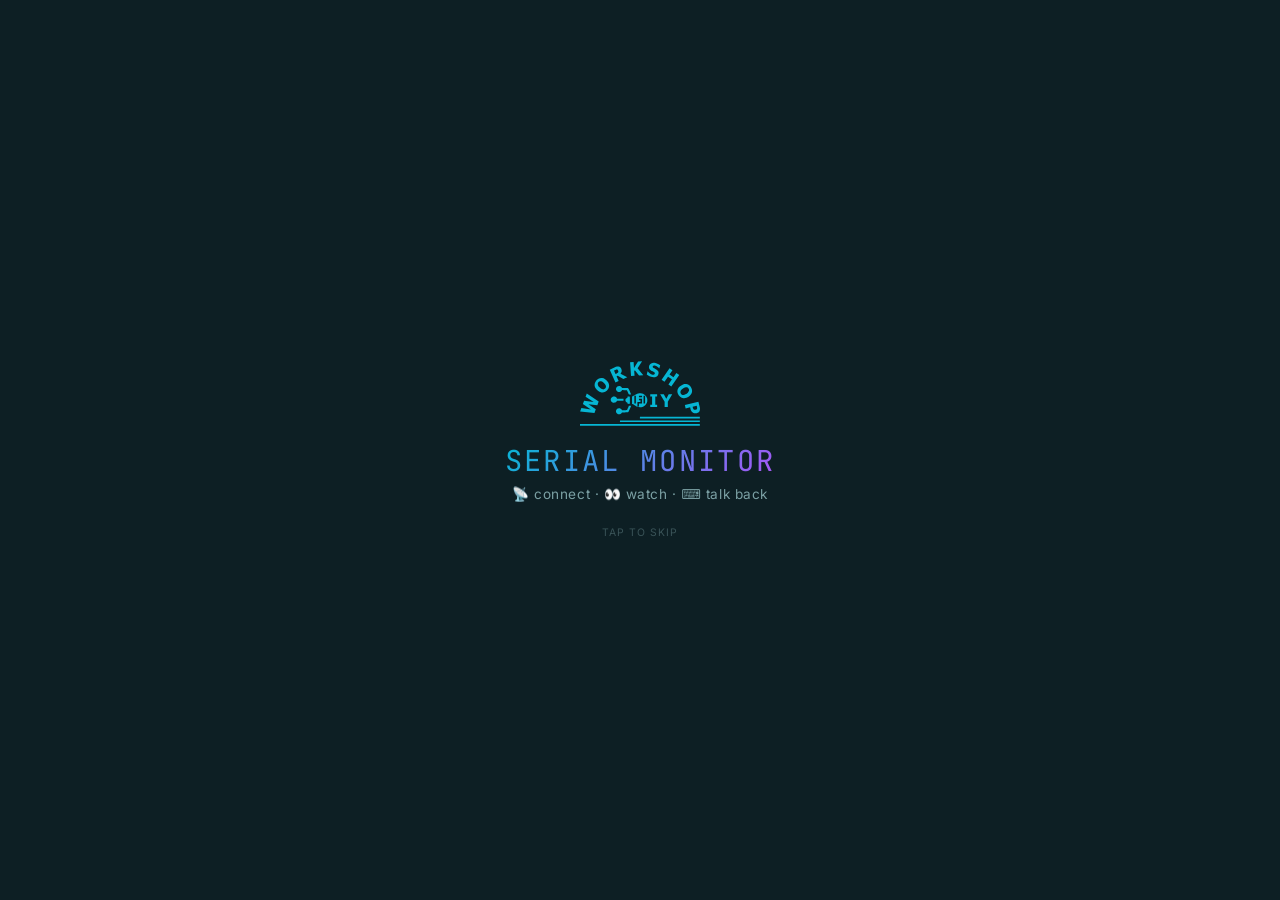
<file: 01_software/01_app/02_web/monitor.html>
<!doctype html>
<html lang="en" dir="ltr" data-theme="robot">
<head>
<meta charset="utf-8">
<meta name="viewport" content="width=device-width,initial-scale=1">
<title>Monitor — ESP32-C3 Robot App</title>
<link rel="stylesheet" href="assets/wdiy-template.css">
<style>
.app { max-width: 920px; }

code {
  background: color-mix(in srgb, var(--accent) 12%, transparent);
  color: var(--accent); padding: 1px 6px; border-radius: 3px;
  font-size: .82em;
  font-family: "SF Mono", ui-monospace, Menlo, Consolas, monospace;
}
.light-theme code { color: var(--text); }

.intro { font-size: .9em; color: var(--text); line-height: 1.6; margin: 0 0 14px; }

/* ── control rows ── */
.ctrl-row {
  display: flex; gap: 8px; flex-wrap: wrap; align-items: center;
  padding: 12px 14px;
  background: rgba(0,0,0,.18);
  border: 1px solid var(--border);
  border-radius: 12px;
  margin: 12px 0;
}
.light-theme .ctrl-row { background: rgba(0,0,0,.04); }

.ctrl-row label {
  display: inline-flex; align-items: center; gap: 6px;
  font-size: .82em; color: var(--text-muted);
}
.ctrl-row select, .ctrl-row input[type="text"] {
  padding: 6px 10px;
  background: rgba(0,0,0,.3); color: var(--text);
  border: 1px solid var(--border); border-radius: 8px;
  font: .82em "SF Mono", ui-monospace, monospace;
  outline: none;
}
.light-theme .ctrl-row select,
.light-theme .ctrl-row input[type="text"] {
  background: rgba(0,0,0,.04);
}
.ctrl-row select:focus, .ctrl-row input:focus { border-color: var(--accent); }
.ctrl-row input[type="text"] { flex: 1; min-width: 160px; }

/* ── primary action button ── */
button.connect-btn {
  font-family: var(--font-h);
  font-size: .85em; font-weight: 700;
  letter-spacing: .04em; text-transform: uppercase;
  padding: 8px 18px; border-radius: 999px;
  background: linear-gradient(135deg, var(--accent), var(--band2));
  color: var(--bg); border: none;
  box-shadow: 0 4px 14px color-mix(in srgb, var(--accent) 30%, transparent);
  cursor: pointer;
}
button.connect-btn:hover { box-shadow: 0 6px 18px color-mix(in srgb, var(--accent) 45%, transparent); }
button.connect-btn:disabled { opacity: .4; cursor: default; box-shadow: none; }

/* ── serial log viewport ── */
.serial-log {
  background: #000;
  color: #a4f0a4;
  font: 12.5px/1.5 "SF Mono", ui-monospace, Menlo, Consolas, monospace;
  border: 2px solid var(--border);
  border-radius: 12px;
  padding: 14px 16px;
  height: 380px;
  overflow-y: auto;
  white-space: pre-wrap;
  word-break: break-word;
  margin: 0;
  position: relative;
  box-shadow: inset 0 0 30px rgba(34,255,136,.05);
}
.serial-log::before {
  content: "● ● ●";
  position: absolute; top: 6px; left: 14px;
  color: rgba(255,255,255,.18); font-size: 9px; letter-spacing: 4px;
}
.serial-log .tx { color: #fbbf24; }   /* outgoing */
.serial-log .err { color: #ef4444; }
.serial-log .info { color: #60a5fa; }

.status-line {
  font-size: .8em;
  padding: 6px 4px;
  color: var(--text-muted);
  min-height: 1.4em;
}
.status-line.err { color: #ef4444; }
.status-line.ok  { color: #22c55e; }

.foot-note { font-size: .78em; color: var(--text-muted); text-align: center; padding: 14px 4px 4px; }

details.collapsible > summary { font-size: .92rem; }
</style>
</head>

<body
  data-app-title="Serial Monitor"
  data-app-subtitle="📡 connect · 👀 watch · ⌨️ talk back"
  data-help-page="monitor"
  data-status-text="Disconnected"
  data-status-online="false">

<div class="app">
  <div class="rows-container">

    <p class="intro">
      Live serial logs from your ESP32-C3, in the browser.
      Web Serial reads the USB output, you watch the robot boot &amp; loop, and you can type back to it.
    </p>

    <!-- ═══ Connection bar ═══ -->
    <div class="ctrl-row">
      <label>Baud
        <select id="baud">
          <option>9600</option>
          <option>57600</option>
          <option selected>115200</option>
          <option>230400</option>
          <option>460800</option>
        </select>
      </label>
      <button id="connect" class="connect-btn">🔌 Connect</button>
      <button id="disconnect" class="connect-btn" disabled style="background:linear-gradient(135deg,#ef4444,#b91c1c)">⏏ Disconnect</button>
      <button id="clear" class="btn-sm">Clear</button>
      <span style="flex:1"></span>
      <span class="status-line" id="status">Idle.</span>
    </div>

    <!-- ═══ Output ═══ -->
    <pre id="serial-log" class="serial-log" aria-label="Serial output"></pre>

    <!-- ═══ Send bar ═══ -->
    <div class="ctrl-row">
      <input id="send-input" type="text" placeholder="text to send to the robot...">
      <label>End
        <select id="line-ending">
          <option value="">none</option>
          <option value="\n">LF</option>
          <option value="\r\n" selected>CRLF</option>
        </select>
      </label>
      <button id="send" class="connect-btn" disabled>📤 Send</button>
    </div>

    <!-- ═══ Tips ═══ -->
    <details class="collapsible">
      <summary>💡 Tips &amp; troubleshooting</summary>
      <div class="card">
        <ul style="padding-left:20px;font-size:.84em;line-height:1.7;color:var(--text);margin:8px 0">
          <li><strong>Browser:</strong> Web Serial only works in <strong>Chrome / Edge</strong>.</li>
          <li><strong>"Already open" error:</strong> close PlatformIO/Arduino monitor first — only one app can hold the port.</li>
          <li><strong>Wrong baud:</strong> match <code>monitor_speed</code> in <code>platformio.ini</code> (project default: <code>115200</code>).</li>
          <li><strong>Garbled output:</strong> wrong baud → garbage characters. Try other rates.</li>
          <li><strong>No output, no error:</strong> the chip might not be running. Hit physical RESET on the board.</li>
          <li><strong>Want to flash?</strong> Disconnect first, then go to <a href="flash.html">flash.html</a>.</li>
        </ul>
      </div>
    </details>

    <p class="foot-note">
      Tip · output is also mirrored into the <strong>Activity Log (📜)</strong> sidebar, with timestamps and filters.
    </p>

  </div>
</div>

<script src="assets/wdiy-script.js"></script>
<script src="assets/wdiy-shell.js"></script>

<!-- ═══ Web Serial state machine ═══ -->
<script>
(function () {
  const $ = id => document.getElementById(id);
  const logEl    = $('serial-log');
  const statusEl = $('status');
  let port = null, reader = null, writer = null, keep = false;

  function setStatusLine(text, cls = '') {
    statusEl.textContent = text;
    statusEl.className = 'status-line ' + cls;
  }

  function setPill(connected) {
    if (typeof setStatus === 'function') setStatus(connected);
    const txt = $('statusText');
    if (txt) txt.textContent = connected ? 'Connected' : 'Disconnected';
    const pill = $('statusPill');
    if (pill) pill.classList.toggle('connected', connected);
  }

  function append(text, cls) {
    const span = document.createElement('span');
    if (cls) span.className = cls;
    span.textContent = text;
    logEl.appendChild(span);
    logEl.scrollTop = logEl.scrollHeight;

    // Mirror lines into the template's Activity Log sidebar
    if (typeof log === 'function' && cls !== 'tx') {
      // split by newline; only forward complete lines to avoid log spam
      const lines = String(text).split('\n');
      lines.forEach((line, i) => {
        if (i < lines.length - 1 && line.trim()) {
          log('📡 ' + line.trim(), 'rx');
        }
      });
    }
  }

  /* Browser support check */
  if (!('serial' in navigator)) {
    setStatusLine('Web Serial not supported. Use Chrome or Edge.', 'err');
    $('connect').disabled = true;
    return;
  }

  $('connect').onclick = async () => {
    try {
      port = await navigator.serial.requestPort();
      const baudRate = parseInt($('baud').value, 10);
      await port.open({ baudRate });
      $('connect').disabled    = true;
      $('disconnect').disabled = false;
      $('send').disabled       = false;
      setStatusLine('Connected at ' + baudRate + ' baud.', 'ok');
      setPill(true);
      if (typeof log === 'function') log('📡 Connected at ' + baudRate, 'success');
      keep = true;

      const decoder = new TextDecoderStream();
      port.readable.pipeTo(decoder.writable).catch(() => {});
      reader = decoder.readable.getReader();
      writer = port.writable.getWriter();

      while (keep) {
        const { value, done } = await reader.read();
        if (done) break;
        if (value) append(value);
      }
    } catch (e) {
      setStatusLine('Error: ' + e.message, 'err');
      if (typeof log === 'function') log('❌ ' + e.message, 'error');
    }
  };

  $('disconnect').onclick = async () => {
    keep = false;
    try { await reader?.cancel(); } catch {}
    try { writer?.releaseLock(); } catch {}
    try { await port?.close();   } catch {}
    $('connect').disabled    = false;
    $('disconnect').disabled = true;
    $('send').disabled       = true;
    setStatusLine('Disconnected.');
    setPill(false);
    if (typeof log === 'function') log('📡 Disconnected', 'info');
  };

  $('clear').onclick = () => {
    logEl.textContent = '';
    if (typeof log === 'function') log('🧹 Serial buffer cleared', 'info');
  };

  $('send').onclick = async () => {
    const raw = $('send-input').value;
    const ending = $('line-ending').value || '';
    const text = raw + ending;
    const data = new TextEncoder().encode(text);
    try {
      await writer.write(data);
      append('> ' + raw + '\n', 'tx');
      if (typeof log === 'function') log('📤 ' + raw, 'tx');
      $('send-input').value = '';
    } catch (e) {
      setStatusLine('Write error: ' + e.message, 'err');
      if (typeof log === 'function') log('❌ write: ' + e.message, 'error');
    }
  };

  $('send-input').addEventListener('keydown', e => {
    if (e.key === 'Enter') $('send').click();
  });
})();
</script>
</body>
</html>
</file>
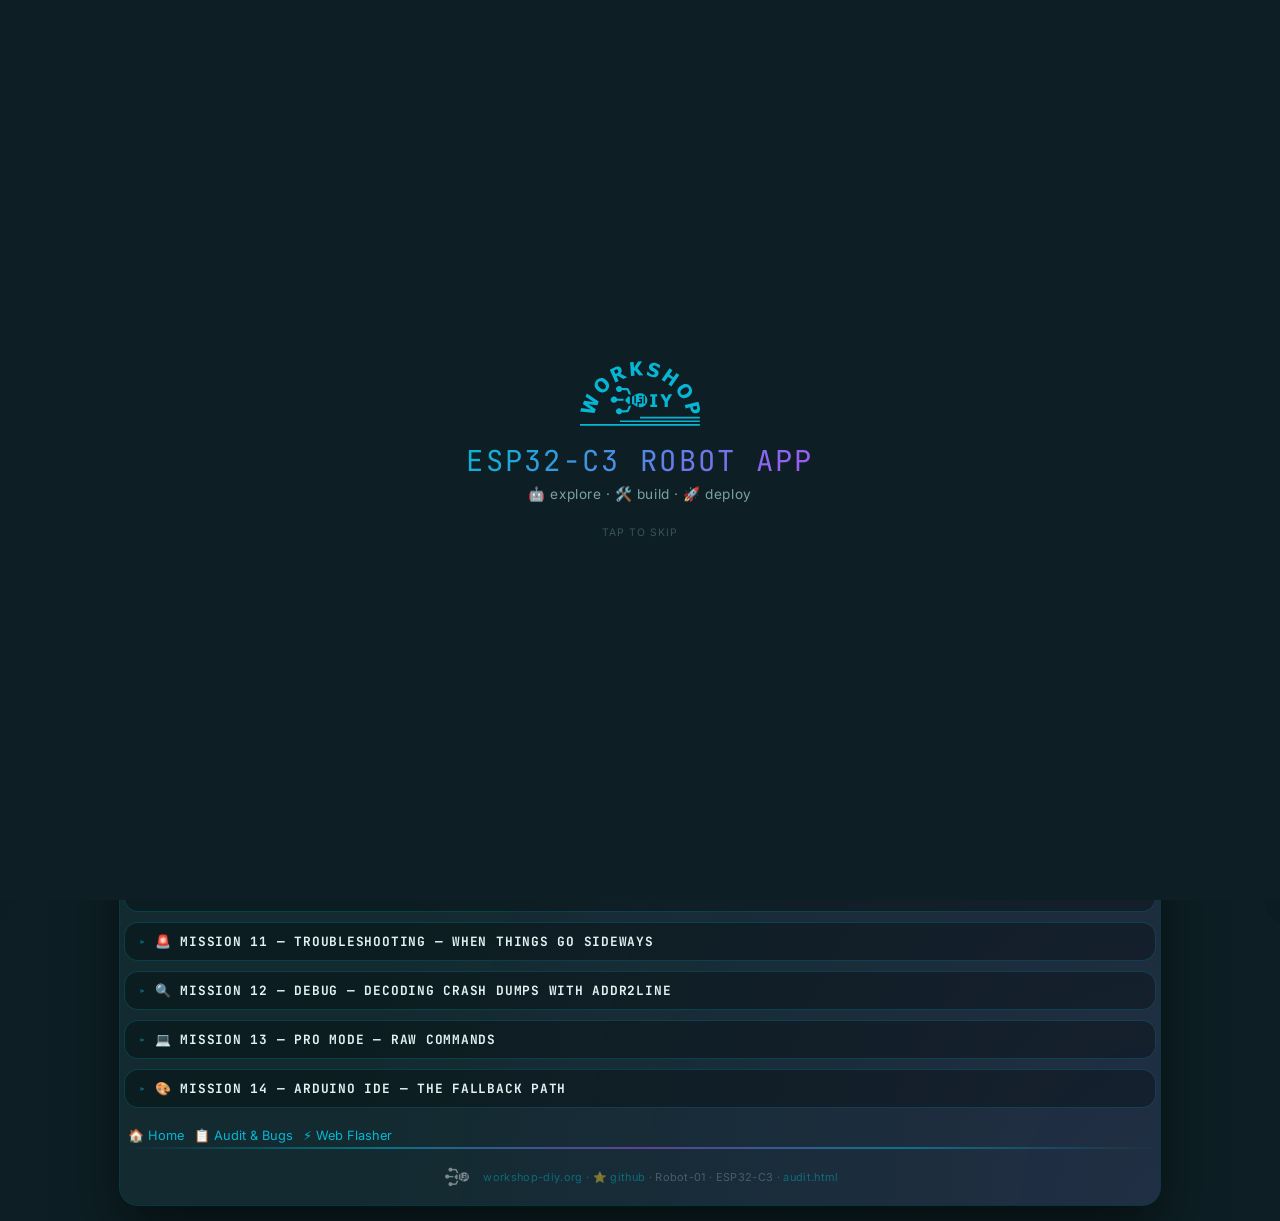
<file: 01_software/01_app/02_web/start-here.html>
<!doctype html>
<html lang="en" dir="ltr" data-theme="robot">
<head>
<meta charset="utf-8">
<meta name="viewport" content="width=device-width,initial-scale=1">
<title>ESP32-C3 Robot App — Workshop DIY</title>
<link rel="stylesheet" href="assets/wdiy-template.css">
<style>
/* ── Mission-specific overrides (adapted to template CSS vars) ── */

/* Wider app shell for content-heavy layout */
.app { max-width: 1040px; }

/* ── code / pre ── */
code {
  background: color-mix(in srgb, var(--accent) 12%, transparent);
  color: var(--accent); padding: 1px 6px; border-radius: 3px;
  font-size: .83em;
  font-family: "SF Mono", ui-monospace, Menlo, Consolas, monospace;
}
pre {
  background: rgba(0,0,0,.45); border: 1px solid var(--border);
  border-radius: 8px; padding: 12px 14px; overflow-x: auto;
  margin: 10px 0; position: relative;
  font-family: "SF Mono", ui-monospace, Menlo, Consolas, monospace;
}
pre code {
  background: transparent; color: var(--text); padding: 0;
  font-size: .83em; display: block; line-height: 1.55;
}
.copy-btn {
  position: absolute; top: 6px; right: 6px;
  font: 11px "SF Mono", ui-monospace, monospace;
  background: var(--panel); border: 1px solid var(--border);
  color: var(--text-muted); padding: 3px 8px; border-radius: 4px;
  cursor: pointer; letter-spacing: .05em; transition: all .15s;
}
.copy-btn:hover  { color: var(--accent) !important; border-color: var(--accent) !important; transform: none !important; }
.copy-btn.ok     { color: #22c55e !important; border-color: #22c55e !important; }

/* ── HUD alerts ── */
.m-alert {
  border-left: 3px solid var(--accent); padding: 10px 14px;
  background: color-mix(in srgb, var(--accent) 8%, transparent);
  border-radius: 0 6px 6px 0; margin: 12px 0; font-size: .82em;
  line-height: 1.5;
}
.m-alert.warn   { border-left-color: #f59e0b; background: rgba(245,158,11,.08); }
.m-alert.danger { border-left-color: #ef4444; background: rgba(239,68,68,.08); }
.m-alert.win    { border-left-color: #22c55e; background: rgba(34,197,94,.08); }
.m-alert strong {
  color: var(--accent); display: block; margin-bottom: 4px;
  font-size: .8em; letter-spacing: .04em;
}
.m-alert.warn   strong { color: #f59e0b; }
.m-alert.danger strong { color: #ef4444; }
.m-alert.win    strong { color: #22c55e; }

/* ── Card grid for missions ── */
.m-grid {
  display: grid;
  grid-template-columns: repeat(auto-fit, minmax(190px, 1fr));
  gap: 10px; margin: 12px 0;
}
.m-cell {
  background: rgba(0,0,0,.22); border: 1px solid var(--border);
  border-radius: 10px; padding: 14px; transition: all .15s;
}
.m-cell:hover {
  border-color: var(--accent);
  box-shadow: 0 0 14px color-mix(in srgb, var(--accent) 18%, transparent);
  transform: translateY(-2px);
}
.m-cell h3 {
  margin: 0 0 6px; font-size: .84em; color: var(--accent);
  letter-spacing: .04em; font-family: var(--font-h); text-transform: uppercase;
}
.m-cell p  { margin: 0; font-size: .79em; color: var(--text-muted); line-height: 1.5; }
.m-cell .icon {
  width: 30px; height: 30px; margin-bottom: 8px;
  display: flex; align-items: center; justify-content: center;
  border: 1px solid var(--accent); border-radius: 6px;
  color: var(--accent);
  background: color-mix(in srgb, var(--accent) 8%, transparent);
}
.m-cell .icon svg { width: 16px; height: 16px; }

/* ── Objective line ── */
.obj { color: var(--text-muted); font-size: .8em; margin: 0 0 14px; font-style: italic; }

/* ── Mission badges ── */
.m-badge {
  display: inline-block; padding: 2px 8px; border-radius: 3px;
  font-size: .74em; letter-spacing: .06em; border: 1px solid;
  background: rgba(0,0,0,.3); margin-right: 6px;
}
.m-badge.go   { color: #22c55e; border-color: #22c55e; }
.m-badge.warn { color: #f59e0b; border-color: #f59e0b; }
.m-badge.crit { color: #ef4444; border-color: #ef4444; }
.m-badge.info { color: var(--accent); border-color: var(--accent); }

/* ── Table ── */
.m-table { width: 100%; border-collapse: collapse; margin: 10px 0; font-size: .8em; }
.m-table th, .m-table td {
  text-align: left; padding: 7px 10px;
  border-bottom: 1px solid var(--border); vertical-align: top;
}
.m-table th {
  color: var(--accent2); font-weight: 600; font-size: .74em;
  text-transform: uppercase; letter-spacing: .08em;
}
.m-table tr:hover td {
  background: color-mix(in srgb, var(--accent) 4%, transparent);
}

/* ── File tree ── */
.m-tree {
  background: rgba(0,0,0,.4); border: 1px solid var(--border);
  border-radius: 6px; padding: 12px 14px;
  font: .8em "SF Mono", ui-monospace, monospace;
  white-space: pre; overflow-x: auto; color: var(--text);
  margin: 10px 0; line-height: 1.75;
}
.m-tree .c { color: var(--text-muted); }
.m-tree .h { color: var(--accent); }
.m-tree .m { color: var(--accent2); }

/* ── Terminal mockup ── */
.m-term {
  background: rgba(0,0,0,.88); border: 2px solid var(--accent);
  border-radius: 10px; padding: 26px 20px 16px; margin: 12px 0;
  font: .8em/1.65 "SF Mono", ui-monospace, monospace;
  color: #a4f0a4; position: relative; white-space: pre; overflow-x: auto;
  box-shadow: 0 0 24px color-mix(in srgb, var(--accent) 10%, transparent);
}
.m-term::before {
  content: "● ● ●"; position: absolute; top: 7px; left: 10px;
  color: var(--text-muted); font-size: 9px; letter-spacing: 4px;
}
.m-term .tp  { color: var(--accent); }
.m-term .td  { color: #558855; }
.m-term .th  { color: var(--accent2); }
.m-term .tok { color: #22c55e; }

/* ── Flash memory map ── */
.m-flashmap {
  display: flex; border: 1px solid var(--border);
  border-radius: 6px; overflow: hidden; margin: 12px 0;
  font-size: .76em; letter-spacing: .04em; height: 54px;
}
.m-flashmap > div {
  display: flex; flex-direction: column; justify-content: center;
  align-items: center; padding: 6px; font-weight: 600;
}
.m-flashmap .seg-boot { background: var(--accent); flex: 1; color: var(--bg); }
.m-flashmap .seg-part { background: #f59e0b; flex: 1; color: #111; }
.m-flashmap .seg-app  { background: var(--accent2); flex: 8; color: var(--bg); }
.m-flashmap .ofs { display: block; font-size: .7em; opacity: .85; margin-top: 2px; }

/* ── INO split ── */
.m-split {
  display: grid; grid-template-columns: 1fr auto 1fr;
  gap: 12px; align-items: stretch; margin: 14px 0;
}
.m-split .arrow {
  display: flex; align-items: center; justify-content: center;
  color: var(--accent); font-size: 22px;
  animation: m-pulse-arrow 2s ease-in-out infinite;
}
@keyframes m-pulse-arrow {
  50% { transform: scale(1.2); text-shadow: 0 0 12px var(--accent); }
}
.m-split pre { margin: 0; height: 100%; }
.m-split .lbl { font-size: .74em; color: var(--accent2); letter-spacing: .08em; margin: 0 0 6px; }

/* ── Build pipeline SVG ── */
.m-pipeline {
  margin: 14px 0; padding: 14px; background: rgba(0,0,0,.28);
  border: 1px solid var(--border); border-radius: 8px;
}
.m-pipeline svg { display: block; width: 100%; height: auto; max-height: 240px; }
.m-pipeline svg .flow {
  stroke-dasharray: 6 6; stroke: var(--accent);
  animation: m-flow 1.5s linear infinite;
}
@keyframes m-flow { to { stroke-dashoffset: -24; } }
.m-pipeline svg text { fill: var(--text); font: 12px "SF Mono", ui-monospace, monospace; }
.m-pipeline svg .label { fill: var(--accent); font-size: 9px; letter-spacing: .08em; }
.m-pipeline svg .box-c { stroke: var(--accent); }
.m-pipeline svg .box-m { stroke: var(--accent2); }
.m-pipeline svg .box-g { stroke: #22c55e; }
.m-pipeline svg .t-c   { fill: var(--accent); }
.m-pipeline svg .t-m   { fill: var(--accent2); }
.m-pipeline svg .t-g   { fill: #22c55e; }
.m-pipeline svg .t-mu  { fill: var(--text-muted); }

/* ── Boot/reset diagram ── */
.m-bootreset {
  background: rgba(0,0,0,.28); border: 1px solid var(--border);
  border-radius: 8px; padding: 16px; margin: 12px 0; text-align: center;
}
.m-bootreset svg { max-width: 400px; width: 100%; height: auto; }
.m-bootreset .step { font-size: .78em; color: var(--text-muted); margin-top: 8px; }

/* ── Status mini-bar ── */
.m-statusbar {
  display: flex; gap: 12px; flex-wrap: wrap;
  padding: 8px 14px; background: rgba(0,0,0,.22);
  border: 1px solid var(--border); border-radius: 8px;
  font-size: .76em; letter-spacing: .05em; margin: 0 0 6px;
}
.m-statusbar .item { display: flex; align-items: center; gap: 5px; }
.m-statusbar .dot {
  width: 7px; height: 7px; border-radius: 50%;
  background: #22c55e; box-shadow: 0 0 6px #22c55e;
  animation: m-dot 2s infinite;
}
.m-statusbar .dot.amber { background: #f59e0b; box-shadow: 0 0 6px #f59e0b; }
.m-statusbar .dot.cyan  { background: var(--accent); box-shadow: 0 0 6px var(--accent); }
@keyframes m-dot { 50% { opacity: .4; } }

/* ── Headings inside missions ── */
.m-h3 {
  color: var(--accent); margin: 16px 0 6px;
  font-size: .88em; font-family: var(--font-h);
  text-transform: uppercase; letter-spacing: .04em;
}
.m-h3.mag { color: var(--accent2); }

/* ── Generic text helpers ── */
.m-p     { font-size: .82em; color: var(--text); line-height: 1.6; margin: 8px 0; }
.m-muted { color: var(--text-muted); font-size: .78em; text-align: center; margin: 8px 0; }
ul { padding-left: 20px; margin: 8px 0; }
li { font-size: .81em; color: var(--text); line-height: 1.65; margin-bottom: 4px; }
a  { color: var(--accent); text-decoration: none; }
a:hover { text-decoration: underline; }

/* ── Log panel tweaks ── */
#logPanel {
  display: flex; flex-direction: column;
  position: fixed; top: 0; bottom: 0;
  inset-inline-end: 0;
}
.log-body { flex: 1; overflow: hidden; padding: 6px 8px; }
.log-body .log { height: 100%; max-height: none; border: none; border-radius: 6px; }

@media (max-width: 720px) {
  .m-split { grid-template-columns: 1fr; }
  .m-split .arrow { transform: rotate(90deg); }
}

/* ════════════════════════════════════════════════════════════
   LIGHT-THEME OVERRIDES
   On lab-light / solarized / bot-pop, the dark rgba(0,0,0,.22+)
   panel backgrounds look like dirty concrete. Lighten them.
   The .m-term (CRT mockup) stays dark on purpose.
   ════════════════════════════════════════════════════════════ */

.light-theme .m-cell,
.light-theme .m-statusbar,
.light-theme pre,
.light-theme .m-tree,
.light-theme .m-pipeline,
.light-theme .m-bootreset {
  background: rgba(0,0,0,.04);
  color: var(--text);
}
.light-theme .m-tree { color: var(--text); }
.light-theme .m-tree .c { color: var(--text-muted); }

/* code chip — on light themes use real text color so accent-on-accent
   doesn't melt into a single hue */
.light-theme code {
  color: var(--text);
  background: color-mix(in srgb, var(--accent) 14%, transparent);
}
.light-theme pre code { color: var(--text); background: transparent; }

/* alerts — slightly stronger background on light bg for readability */
.light-theme .m-alert        { background: color-mix(in srgb, var(--accent)  10%, transparent); }
.light-theme .m-alert.warn   { background: rgba(245,158,11,.12); }
.light-theme .m-alert.danger { background: rgba(239,68,68,.10); }
.light-theme .m-alert.win    { background: rgba(34,197,94,.10); }

/* status dots — the green/amber pulse with shadow looks fine,
   but the muted text needs a touch more contrast */
.light-theme .m-statusbar { color: var(--text); }

/* tables — alternate row hover is too subtle on light bg */
.light-theme .m-table tr:hover td {
  background: color-mix(in srgb, var(--accent) 8%, transparent);
}

/* footer + bismillah — template uses .45 opacity which vanishes on light bg */
.light-theme .app-footer { opacity: .7; }
.light-theme .bismillah  { opacity: .65; }

/* copy button — needs contrast on light <pre> */
.light-theme .copy-btn {
  background: rgba(255,255,255,.85);
  color: var(--text-muted);
  border-color: var(--border);
}

/* mission card hover glow on light themes — softer */
.light-theme .m-cell:hover {
  box-shadow: 0 4px 14px color-mix(in srgb, var(--accent) 22%, transparent);
}
</style>
</head>
<body>

<!-- ════════════════════════════════════════
     SPLASH SCREEN
     ════════════════════════════════════════ -->
<div id="splash" onclick="dismissSplash()" aria-label="Loading splash, click to skip">
  <div class="splash-inner">
    <div class="splash-logo" id="splashLogo"></div>
    <div class="splash-title">ESP32-C3 Robot App</div>
    <div class="splash-sub">🤖 explore · 🛠️ build · 🚀 deploy</div>
    <div class="splash-hint" data-i18n="splashHint">tap to skip</div>
  </div>
</div>

<!-- ════════════════════════════════════════
     OVERLAYS
     ════════════════════════════════════════ -->
<div class="sidebar-overlay" id="helpOverlay"></div>
<div class="sidebar-overlay" id="settingsOverlay"></div>

<!-- ════════════════════════════════════════
     HELP PANEL — left sidebar
     ════════════════════════════════════════ -->
<div class="sidebar sidebar-left" id="helpPanel"
     role="dialog" aria-label="Help" aria-modal="true">
  <div class="sidebar-header">
    <span class="sidebar-title" data-i18n="help">❓ Help</span>
    <button class="btn-icon-only" id="helpCloseBtn" aria-label="Close help">✕</button>
  </div>

  <div class="help-tabs">
    <button class="help-tab active" data-tab="faq"   data-i18n="faq">FAQ</button>
    <button class="help-tab"        data-tab="howto" data-i18n="howto">How-To</button>
    <button class="help-tab"        data-tab="wiki"  data-i18n="wiki">Wiki</button>
  </div>

  <div class="sidebar-body" style="padding:12px 14px">

    <!-- FAQ -->
    <div class="help-content active" id="helpFaq">
      <details class="help-item">
        <summary data-i18n="faq_q1">What is this robot?</summary>
        <p data-i18n="faq_a1">An ESP32-C3 RISC-V robot with servos, NeoPixels, OLED, ultrasonic sensor, and Bluetooth control via RemoteXY.</p>
      </details>
      <details class="help-item">
        <summary data-i18n="faq_q2">How do I flash firmware?</summary>
        <p data-i18n="faq_a2">Run <code>./launch.sh</code> → option <code>10</code> (full flash = compile + upload + monitor).</p>
      </details>
      <details class="help-item">
        <summary data-i18n="faq_q3">Upload fails — what now?</summary>
        <p data-i18n="faq_a3">Hold BOOT, tap RESET, release BOOT, retry. See Mission 09 for the diagram.</p>
      </details>
      <details class="help-item">
        <summary data-i18n="faq_q4">Where is the source code?</summary>
        <p data-i18n="faq_a4">In <code>01_src/</code> — one <code>.h/.cpp</code> pair per subsystem. Entry point: <code>01_src.ino</code>.</p>
      </details>
    </div>

    <!-- How-To -->
    <div class="help-content" id="helpHowto">
      <div class="help-step">
        <div class="help-step-num">1</div>
        <p data-i18n="howto_1">Run <code>./launch.sh</code> and pick option <strong>0</strong> to install all tools automatically.</p>
      </div>
      <div class="help-step">
        <div class="help-step-num">2</div>
        <p data-i18n="howto_2">Open each mission below to understand what each file and tool does.</p>
      </div>
      <div class="help-step">
        <div class="help-step-num">3</div>
        <p data-i18n="howto_3">Check the Activity Log (📜) for timestamped events and messages.</p>
      </div>
      <div class="help-step">
        <div class="help-step-num">4</div>
        <p data-i18n="howto_4">Use Settings (⚙️) to switch between 8 themes and 3 languages.</p>
      </div>
    </div>

    <!-- Wiki -->
    <div class="help-content" id="helpWiki">
      <div class="wiki-entry">
        <h3 data-i18n="wiki_themes_title">🎨 Themes</h3>
        <p data-i18n="wiki_themes">8 built-in themes: 6 dark (Mosque, Zellige, Andalus, Space, Jungle, Robot) and 2 light themes (Riad, Medina).</p>
      </div>
      <div class="wiki-entry">
        <h3 data-i18n="wiki_i18n_title">🌐 Languages</h3>
        <p data-i18n="wiki_i18n">Trilingual: English, Français, العربية. Arabic enables RTL automatically.</p>
      </div>
      <div class="wiki-entry">
        <h3 data-i18n="wiki_log_title">📜 Activity Log</h3>
        <p data-i18n="wiki_log">Timestamped, color-coded log. Filter by type. Clear or copy to clipboard.</p>
      </div>
      <div class="wiki-entry">
        <h3>🤖 ESP32-C3</h3>
        <p>RISC-V 32-bit MCU · 4 MB flash · 400 KB SRAM · WiFi + BLE · Arduino via PlatformIO.</p>
      </div>
      <div class="wiki-entry">
        <h3>⚡ RMT driver</h3>
        <p>Platform pinned to <code>espressif32@6.7.0</code> (ESP-IDF 5.1) to fix a FastLED ISR recursion crash. See <a href="audit.html">audit.html → BUG-001</a>.</p>
      </div>
      <div class="wiki-entry">
        <h3 data-i18n="wiki_privacy_title">🔒 Privacy</h3>
        <p data-i18n="wiki_privacy">100% local. No tracking, no analytics. Everything stays in your browser.</p>
      </div>
    </div>

  </div>
  <div class="sidebar-footer">
    <span>Workshop DIY v1.2</span>
    <span id="hijriDate"></span>
  </div>
</div>

<!-- ════════════════════════════════════════
     SETTINGS PANEL — right sidebar
     ════════════════════════════════════════ -->
<div class="sidebar" id="settingsPanel"
     role="dialog" aria-label="Settings" aria-modal="true">
  <div class="sidebar-header">
    <span class="sidebar-title" data-i18n="settings">⚙️ Settings</span>
    <button class="btn-icon-only" id="settingsCloseBtn" aria-label="Close settings">✕</button>
  </div>
  <div class="sidebar-body">

    <div class="sidebar-group">
      <label class="sidebar-label" data-i18n="theme">Theme</label>
      <select class="sidebar-select" id="themeSelect">
        <optgroup label="🔬 Science">
          <option value="lab-light" data-i18n-opt="t_lab-light">🔬 Lab (light)</option>
          <option value="lab-dark"  data-i18n-opt="t_lab-dark">🔬 Lab (dark)</option>
        </optgroup>
        <optgroup label="💻 Hacker">
          <option value="terminal"  data-i18n-opt="t_terminal">💻 Terminal</option>
          <option value="solarized" data-i18n-opt="t_solarized">💻 Solarized</option>
        </optgroup>
        <optgroup label="🤖 Pro">
          <option value="robot"     data-i18n-opt="t_robot">🤖 Robot</option>
        </optgroup>
        <optgroup label="🦸 Kids action">
          <option value="bot-pop"   data-i18n-opt="t_bot-pop">🤖 Bot Pop</option>
          <option value="kapow"     data-i18n-opt="t_kapow">⚡ Kapow!</option>
          <option value="blastoff"  data-i18n-opt="t_blastoff">🚀 Blastoff</option>
          <option value="dino"      data-i18n-opt="t_dino">🦖 Dino</option>
        </optgroup>
      </select>
    </div>

    <div class="sidebar-group">
      <label class="sidebar-label" data-i18n="language">Language</label>
      <select class="sidebar-select" id="langSelect">
        <option value="en">English</option>
        <option value="fr">Français</option>
        <option value="ar">العربية</option>
      </select>
    </div>

    <div class="sidebar-group">
      <label class="sidebar-label" data-i18n="soundEffects">🔊 Sound Effects</label>
      <label class="toggle-ctrl">
        <input type="checkbox" class="checkbox-ctrl" id="soundToggle">
        <span>Enable sounds</span>
      </label>
    </div>

    <div class="sidebar-group">
      <label class="sidebar-label">🫁 Focus tools</label>
      <button class="btn-sm" id="breathingBtn" data-i18n="breathingGuide">Breathing guide</button>
      <div id="dhikrDisplay" style="display:none;align-items:center;gap:8px;margin-top:8px">
        <span style="font-size:.76rem;color:var(--text-muted)" data-i18n="dhikrTap">Tap</span>
        <button class="btn-sm primary" id="dhikrBtn">📿</button>
        <span id="dhikrCounter" style="color:var(--accent);font-weight:700">0</span>
      </div>
    </div>

    <div class="sidebar-group">
      <label class="sidebar-label">🎤 Voice</label>
      <button class="btn-sm" id="whisperBtn" data-i18n="whisperMode">Whisper mode</button>
    </div>

    <div class="sidebar-group">
      <label class="sidebar-label">🎵 Audio</label>
      <button class="btn-sm" id="musicBtn" data-i18n="musicMode">Music reactive</button>
    </div>

    <div class="sidebar-group">
      <label class="sidebar-label">📋 Project links</label>
      <a href="audit.html"  class="btn-sm" style="display:inline-flex;align-items:center;gap:4px;margin-bottom:6px">📋 Audit &amp; Bugs</a>
      <a href="index.html"  class="btn-sm" style="display:inline-flex;align-items:center;gap:4px;margin-bottom:6px">🏠 Home</a>
      <a href="flash.html"  class="btn-sm" style="display:inline-flex;align-items:center;gap:4px">⚡ Web Flasher</a>
    </div>

  </div>
  <div class="sidebar-footer">
    <span>Workshop DIY v1.2</span>
    <span>Robot-01 · ESP32-C3</span>
  </div>
</div>

<!-- ════════════════════════════════════════
     LOG PANEL — docked right
     ════════════════════════════════════════ -->
<div class="sidebar" id="logPanel" role="complementary" aria-label="Activity Log">
  <div id="logResizeHandle" class="resize-handle"></div>
  <div class="sidebar-header">
    <span class="sidebar-title" data-i18n="activityLog">Activity Log</span>
    <div style="display:flex;gap:4px;flex-wrap:wrap">
      <button class="btn-sm" id="clearLogBtn"  data-i18n="clear">Clear</button>
      <button class="btn-sm" id="copyLogBtn"   data-i18n="copy">Copy</button>
      <button class="btn-sm" id="exportLogBtn" data-i18n="export">Export</button>
      <button class="btn-icon-only" id="logCloseBtn" aria-label="Close log">✕</button>
    </div>
  </div>
  <div class="log-filters">
    <button class="log-filter active" data-filter="all"     data-i18n="filterAll">All</button>
    <button class="log-filter"        data-filter="info">Info</button>
    <button class="log-filter"        data-filter="success">OK</button>
    <button class="log-filter"        data-filter="error">ERR</button>
    <button class="log-filter"        data-filter="tx">TX</button>
    <button class="log-filter"        data-filter="rx">RX</button>
  </div>
  <div class="log-body">
    <div class="log" id="logContainer"></div>
  </div>
  <div class="sidebar-footer">
    <span data-i18n="eventsMsg">Events &amp; messages</span>
  </div>
</div>

<!-- ════════════════════════════════════════
     TOAST
     ════════════════════════════════════════ -->
<div class="toast-indicator" id="toastIndicator">
  <div class="toast-inner">
    <div class="spinner"></div>
    <span class="toast-text" id="toastMessage"></span>
  </div>
</div>

<!-- ════════════════════════════════════════
     MAIN APP SHELL
     ════════════════════════════════════════ -->
<div class="app">

  <div class="deco-band"></div>

  <!-- ── HEADER ── -->
  <header class="header">
    <div class="bismillah">
      <span class="bism-ornament">✦</span>
      بِسْمِ اللهِ الرَّحْمٰنِ الرَّحِيْمِ
      <span class="bism-ornament">✦</span>
    </div>

    <div class="title-block">
      <div class="logo-wrap" id="logoWrap"
           style="width:54px;height:30px;color:var(--accent);flex-shrink:0"></div>
      <div>
        <h1>ESP32-C3 Robot App</h1>
        <p class="subtitle">🤖 explore · 🛠️ build · 🚀 deploy</p>
      </div>
    </div>

    <div class="header-right">
      <div class="header-buttons">
        <button class="btn-icon-only" id="helpBtn"
                aria-label="Help" title="Help (❓)">❓</button>
        <button class="btn-icon-only" id="logBtn"
                aria-label="Activity log" title="Activity Log (📜)">📜</button>
        <button class="btn-icon-only" id="settingsBtn"
                aria-label="Settings" title="Settings (⚙️)">⚙️</button>
      </div>
      <div class="status-pill" id="statusPill">
        <div class="status-dot"></div>
        <span id="statusText" data-i18n="disconnected">Disconnected</span>
      </div>
    </div>
  </header>

  <!-- ── CONTENT ── -->
  <div class="rows-container">

    <!-- Mini status bar -->
    <div class="m-statusbar">
      <span class="item"><span class="dot"></span> STATUS: ONLINE</span>
      <span class="item"><span class="dot cyan"></span> CHIP: ESP32-C3</span>
      <span class="item"><span class="dot cyan"></span> CORE: arduino-esp32</span>
      <span class="item"><span class="dot amber"></span> CLEARANCE: NEWBIE</span>
      <span class="item"><span class="dot"></span> 14 MISSIONS LOADED</span>
    </div>

    <!-- ══════════════════════════════════════
         MISSION 01 — BRIEFING
         ══════════════════════════════════════ -->
    <details class="collapsible" id="brief" open>
      <summary>⚡ MISSION 01 — BRIEFING — what are we hacking?</summary>
      <div class="card">
        <p class="obj">// objective: understand the rig before touching it</p>
        <div class="m-grid">
          <div class="m-cell">
            <div class="icon"><svg viewBox="0 0 24 24" fill="none" stroke="currentColor" stroke-width="2"><rect x="4" y="4" width="16" height="16" rx="2"/><circle cx="9" cy="9" r="1.2" fill="currentColor"/><circle cx="15" cy="15" r="1.2" fill="currentColor"/></svg></div>
            <h3>ESP32-C3</h3>
            <p>RISC-V chip with built-in WiFi + Bluetooth. The brain of your robot.</p>
          </div>
          <div class="m-cell">
            <div class="icon"><svg viewBox="0 0 24 24" fill="none" stroke="currentColor" stroke-width="2"><path d="M4 7h16M4 12h16M4 17h10"/></svg></div>
            <h3>Arduino framework</h3>
            <p>The friendly C++ dialect with <code>setup()</code>, <code>loop()</code>, <code>digitalWrite()</code>.</p>
          </div>
          <div class="m-cell">
            <div class="icon"><svg viewBox="0 0 24 24" fill="none" stroke="currentColor" stroke-width="2"><circle cx="12" cy="12" r="9"/><path d="M12 3v18M3 12h18"/></svg></div>
            <h3>PlatformIO</h3>
            <p>The build tool. Downloads libs, compiles, flashes, monitors. Driven from <code>launch.sh</code>.</p>
          </div>
          <div class="m-cell">
            <div class="icon"><svg viewBox="0 0 24 24" fill="none" stroke="currentColor" stroke-width="2"><path d="M12 2l3 6 6 1-4.5 4.5L18 20l-6-3-6 3 1.5-6.5L3 9l6-1z"/></svg></div>
            <h3>HARDWARE</h3>
            <p>Servos · NeoPixel LEDs · buzzer · OLED · ultrasonic · BT phone control</p>
          </div>
        </div>
        <div class="m-alert win">
          <strong>// FAST PATH</strong>
          Skip the reading. Run <code>./launch.sh</code> → option <code>0</code> → grab a snack. The launcher does everything.
        </div>
      </div>
    </details>

    <!-- ══════════════════════════════════════
         MISSION 02 — LAYOUT
         ══════════════════════════════════════ -->
    <details class="collapsible" id="layout">
      <summary>🗺 MISSION 02 — LAYOUT — the bunker map</summary>
      <div class="card">
        <p class="obj">// objective: know which file does what</p>
        <div class="m-tree"><span class="h">01_app/</span>                          <span class="c"># project root (you are here)</span>
├── <span class="m">platformio.ini</span>               <span class="c"># ⚙ build orders</span>
├── <span class="m">launch.sh</span>                    <span class="c"># 🎮 the menu</span>
│
├── <span class="h">01_src/</span>                      <span class="c"># 🔧 firmware — one .h/.cpp per system</span>
│   ├── 01_src.ino               <span class="c"># entry point (setup + loop)</span>
│   ├── 00_config.h              <span class="c"># pin map</span>
│   ├── 02_data.{h,cpp}          <span class="c"># shared state</span>
│   ├── 03_remotexy.{h,cpp}      <span class="c"># 📱 phone control</span>
│   ├── 05_buzzer.{h,cpp}        <span class="c"># 🔊 sounds</span>
│   ├── 06_neopixels.{h,cpp}     <span class="c"># 💡 LEDs</span>
│   ├── 09_servos.{h,cpp}        <span class="c"># 🦾 motors</span>
│   ├── 12_ultrasonic.{h,cpp}    <span class="c"># 📡 distance</span>
│   ├── 13_oled.{h,cpp}          <span class="c"># 📺 display</span>
│   └── ...
│
├── <span class="h">02_web/</span>                      <span class="c"># 🌐 browser flasher + docs</span>
├── <span class="h">03_logs/</span>                     <span class="c"># 📜 past command logs</span>
└── <span class="h">.pio/</span>                        <span class="c"># 🛠 build cache (ignore)</span></div>
        <div class="m-alert">
          <strong>// PRO TIP</strong>
          The <code>NN_</code> prefix is reading order only. Compiler ignores it. Top-down = config → data → features → demos.
        </div>
      </div>
    </details>

    <!-- ══════════════════════════════════════
         MISSION 03 — INO MAGIC
         ══════════════════════════════════════ -->
    <details class="collapsible" id="ino">
      <summary>🔮 MISSION 03 — .INO MAGIC — what Arduino does behind your back</summary>
      <div class="card">
        <p class="obj">// objective: stop being mystified by .ino files</p>
        <p class="m-p">An <code>.ino</code> file is C++ with <strong>two cheats</strong>:</p>
        <div class="m-grid" style="grid-template-columns:1fr 1fr">
          <div class="m-cell">
            <h3>CHEAT 1</h3>
            <p>Auto-injects <code>#include &lt;Arduino.h&gt;</code> at the top — gives you <code>pinMode</code>, <code>Serial</code>, etc. for free.</p>
          </div>
          <div class="m-cell">
            <h3>CHEAT 2</h3>
            <p>Auto-generates forward declarations — call any function before defining it.</p>
          </div>
        </div>
        <div class="m-split">
          <div>
            <p class="lbl">// WHAT YOU WRITE (.ino)</p>
<pre><code>void setup() {
    pinMode(LED, OUTPUT);
    blink();          // OK in .ino
}
void loop() { delay(1000); }
void blink() {
    digitalWrite(LED, HIGH);
}</code></pre>
          </div>
          <div class="arrow">▶</div>
          <div>
            <p class="lbl">// WHAT COMPILER SEES</p>
<pre><code>#include &lt;Arduino.h&gt;   // injected
void blink();          // injected

void setup() {
    pinMode(LED, OUTPUT);
    blink();
}
void loop() { delay(1000); }
void blink() {
    digitalWrite(LED, HIGH);
}</code></pre>
          </div>
        </div>
        <div class="m-alert">
          <strong>// REQUIRED</strong>
          Every sketch needs <code>setup()</code> (runs once) and <code>loop()</code> (runs forever). The framework calls them — <code>main()</code> is hidden inside Arduino.h.
        </div>
      </div>
    </details>

    <!-- ══════════════════════════════════════
         MISSION 04 — CONFIG
         ══════════════════════════════════════ -->
    <details class="collapsible" id="config">
      <summary>⚙️ MISSION 04 — CONFIG — platformio.ini decoded</summary>
      <div class="card">
        <p class="obj">// objective: read the build orders</p>
<pre><code>[env:esp32-c3-devkitm-1]
platform     = espressif32 @ 6.7.0   ; <span style="color:var(--accent)">PINNED — ESP-IDF 5.1, fixes RMT bug</span>
board        = esp32-c3-devkitm-1    ; <span style="color:var(--accent)">pin map + flash size</span>
framework    = arduino               ; <span style="color:var(--accent)">activates Arduino API</span>
monitor_speed = 115200               ; <span style="color:var(--accent)">serial baud rate</span>

build_flags =
    -D FASTLED_RMT_MAX_CHANNELS=1    ; <span style="color:var(--accent)">C3 has only 2 RMT slots</span>
    -D FASTLED_RMT_BUILTIN_DRIVER=1  ; <span style="color:var(--accent)">use IDF's tested RMT driver</span>

lib_deps =
    RemoteXY                         ; <span style="color:var(--accent)">phone control via BLE</span>
    fastled/FastLED @ ^3.7.0         ; <span style="color:var(--accent)">NeoPixel (version pinned)</span>
    madhephaestus/ESP32Servo         ; <span style="color:var(--accent)">servo library</span>
    adafruit/Adafruit GFX Library    ; <span style="color:var(--accent)">OLED graphics</span>
    adafruit/Adafruit SSD1306        ; <span style="color:var(--accent)">OLED driver</span></code></pre>
        <div class="m-alert">
          <strong>// VERSION PINNING — why bother?</strong>
          <code>@ 6.7.0</code> = exactly this version. <code>@ ^3.7.0</code> = 3.x but ≥ 3.7. Without pins, today's build differs from tomorrow's — silent regressions sneak in. Pinning = reproducibility.
        </div>
        <div class="m-alert warn">
          <strong>// LESSON LEARNED</strong>
          The old unpinned <code>platform = espressif32</code> shipped ESP-IDF 4.x with a buggy RMT ISR. NeoPixels caused random Guru Meditation crashes. Pinning to <code>6.7.0</code> (ESP-IDF 5.1) fixed it. See <a href="audit.html#bug-001">BUG-001</a>.
        </div>
      </div>
    </details>

    <!-- ══════════════════════════════════════
         MISSION 05 — LAUNCHER
         ══════════════════════════════════════ -->
    <details class="collapsible" id="launcher">
      <summary>🚀 MISSION 05 — LAUNCHER — the cockpit</summary>
      <div class="card">
        <p class="obj">// objective: stop typing commands. Press numbers.</p>
        <div class="m-term"><span class="td">+============================================================+</span>
<span class="th">| * ROBOT-01 LAUNCHER  .  ESP32-C3 firmware toolkit          |</span>
<span class="td">+============================================================+</span>
   [O.O]    os: <span class="tp">windows-bash</span>   port: <span class="tok">COM8</span>   pio: <span class="tok">OK</span>

<span class="tp">&gt;&gt;&gt;  0) [bot] SETUP MY ROBOT  (one-click install)         &lt;&lt;&lt;</span>

  s) <span class="td">▸</span> ⚙️  toolchain   <span class="td">— check &amp; install the goods</span>
  b) <span class="th">▾</span> 🔥 deploy
       4)  compile          <span class="td"># pio run</span>
       5)  clean            <span class="td"># pio run -t clean</span>
       6)  upload (flash)   <span class="td"># pio run -t upload</span>
       7)  erase flash      <span class="td"># esptool erase_flash</span>
       8)  serial monitor   <span class="td"># pio device monitor</span>
       9)  select port      <span class="td"># pick COM / ttyUSB</span>
      10)  full flash       <span class="th">←  the one-shot mission</span>
  w) <span class="td">▸</span> 🌐 cyberspace   <span class="td">— IDE, dashboards &amp; web tools</span>
  g) <span class="td">▸</span> 📡 git ops      <span class="td">— track your code</span>

  <span class="td">⚡ shortcuts:  4=build  10=flash  8=monitor  q=quit</span></div>
        <p class="m-p">
          <strong>Accordion menu:</strong> press a letter (<code>s</code>, <code>b</code>, <code>w</code>, <code>g</code>) to expand a section, or just type the number directly. Numbers <strong>always</strong> work whether expanded or not.
        </p>
        <div class="m-grid">
          <div class="m-cell">
            <h3>🎯 ONE-SHOT</h3>
            <p><code>./launch.sh flash</code> — compile + upload + monitor in one command.</p>
          </div>
          <div class="m-cell">
            <h3>🔧 HOTKEYS</h3>
            <p><code>./launch.sh compile</code><br><code>./launch.sh upload</code><br><code>./launch.sh monitor</code></p>
          </div>
          <div class="m-cell">
            <h3>🚨 PORT OVERRIDE</h3>
            <p><code>PORT=COM7 ./launch.sh upload</code><br>forces a specific port</p>
          </div>
        </div>
      </div>
    </details>

    <!-- ══════════════════════════════════════
         MISSION 06 — FIRST DEPLOY
         ══════════════════════════════════════ -->
    <details class="collapsible" id="setup">
      <summary>🛠 MISSION 06 — FIRST DEPLOY — bootstrap sequence</summary>
      <div class="card">
        <p class="obj">// objective: install everything, transparently</p>
        <p class="m-p">Pick option <strong>0</strong>. The launcher runs four automatic levels:</p>
        <div class="m-grid">
          <div class="m-cell">
            <span class="m-badge info">L1</span>
            <h3 style="display:inline">Python check</h3>
            <p>If missing, runs <code>winget install Python.Python.3.13</code> automatically. No clicks.</p>
          </div>
          <div class="m-cell">
            <span class="m-badge info">L2</span>
            <h3 style="display:inline">PlatformIO</h3>
            <p><code>pip install -U platformio</code> · ~30 MB download.</p>
          </div>
          <div class="m-cell">
            <span class="m-badge warn">L3</span>
            <h3 style="display:inline">esp32 platform</h3>
            <p>The big one. Arduino-ESP32 core + toolchain + libs · ~150 MB. Grab a snack.</p>
          </div>
          <div class="m-cell">
            <span class="m-badge go">L4</span>
            <h3 style="display:inline">VS Code ext</h3>
            <p>Optional. Adds PlatformIO IDE in the editor sidebar.</p>
          </div>
        </div>
        <div class="m-alert warn">
          <strong>// MSYS2 WARNING</strong>
          If you're in a UCRT64/MINGW64 shell, the launcher dodges MSYS2's broken POSIX Python automatically. If only MSYS2 Python is found, you'll get a clear <code>pacman</code> / python.org instruction.
        </div>
      </div>
    </details>

    <!-- ══════════════════════════════════════
         MISSION 07 — BUILD PIPELINE
         ══════════════════════════════════════ -->
    <details class="collapsible" id="pipeline">
      <summary>🔄 MISSION 07 — BUILD PIPELINE — code → robot</summary>
      <div class="card">
        <p class="obj">// objective: see what happens when you press "compile"</p>
        <div class="m-pipeline">
          <svg viewBox="0 0 720 200">
            <g>
              <rect x="10" y="60" width="120" height="80" rx="6" fill="none" class="box-c" stroke-width="1.5"/>
              <text x="70" y="95" text-anchor="middle" class="t-c" font-size="13" font-weight="600">YOUR CODE</text>
              <text x="70" y="115" text-anchor="middle" class="t-mu" font-size="10">01_src/*.cpp+.ino</text>
            </g>
            <g>
              <rect x="190" y="60" width="120" height="80" rx="6" fill="none" class="box-c" stroke-width="1.5"/>
              <text x="250" y="90" text-anchor="middle" class="t-c" font-size="13" font-weight="600">PIO RUN</text>
              <text x="250" y="108" text-anchor="middle" class="t-mu" font-size="10">compile + link</text>
              <text x="250" y="124" text-anchor="middle" class="t-mu" font-size="10">~60 s</text>
            </g>
            <g>
              <rect x="370" y="40" width="120" height="120" rx="6" fill="none" class="box-m" stroke-width="1.5"/>
              <text x="430" y="70"  text-anchor="middle" class="t-m" font-size="13" font-weight="600">3 BINARIES</text>
              <text x="430" y="92"  text-anchor="middle" class="t-mu" font-size="10">bootloader.bin</text>
              <text x="430" y="108" text-anchor="middle" class="t-mu" font-size="10">partitions.bin</text>
              <text x="430" y="124" text-anchor="middle" class="t-mu" font-size="10">firmware.bin</text>
            </g>
            <g>
              <rect x="550" y="60" width="160" height="80" rx="6" fill="none" class="box-g" stroke-width="1.5"/>
              <text x="630" y="95"  text-anchor="middle" class="t-g" font-size="13" font-weight="600">ROBOT BOOTS</text>
              <text x="630" y="115" text-anchor="middle" class="t-mu" font-size="10">via USB · esptool</text>
            </g>
            <line class="flow" x1="135" y1="100" x2="185" y2="100" stroke-width="2" fill="none"/>
            <line class="flow" x1="315" y1="100" x2="365" y2="100" stroke-width="2" fill="none"/>
            <line class="flow" x1="495" y1="100" x2="545" y2="100" stroke-width="2" fill="none"/>
            <text x="160" y="92" class="label" text-anchor="middle">option 4</text>
            <text x="340" y="92" class="label" text-anchor="middle">option 6</text>
            <text x="520" y="92" class="label" text-anchor="middle">USB</text>
          </svg>
        </div>
        <p class="m-muted">Option <code>10</code> = full flash = compile + upload + monitor in one shot.</p>
      </div>
    </details>

    <!-- ══════════════════════════════════════
         MISSION 08 — FLASH MAP
         ══════════════════════════════════════ -->
    <details class="collapsible" id="flashmem">
      <summary>💾 MISSION 08 — FLASH MAP — where bytes live</summary>
      <div class="card">
        <p class="obj">// objective: know what gets written where</p>
        <p class="m-p">The 3 binaries are written at fixed offsets in the chip's 4 MB flash:</p>
        <div class="m-flashmap">
          <div class="seg-boot">BOOT<span class="ofs">0x0</span></div>
          <div class="seg-part">PART<span class="ofs">0x8000</span></div>
          <div class="seg-app">FIRMWARE (your code)<span class="ofs">0x10000 → end</span></div>
        </div>
        <table class="m-table">
          <tr><th>Segment</th><th>What it does</th></tr>
          <tr><td>bootloader.bin</td><td>The first code that runs on power-up. Loads the partition table, then jumps to firmware.</td></tr>
          <tr><td>partitions.bin</td><td>A tiny table saying "firmware lives here, OTA backup there, NVS data over there."</td></tr>
          <tr><td>firmware.bin</td><td>YOUR sketch — every <code>.cpp</code> in <code>01_src/</code> compiled together.</td></tr>
        </table>
        <div class="m-alert">
          <strong>// ERASE</strong>
          Option <code>7</code> wipes ALL flash. Use after flashing weird firmware or when the chip acts haunted.
        </div>
      </div>
    </details>

    <!-- ══════════════════════════════════════
         MISSION 09 — BOOT/RESET TRICK
         ══════════════════════════════════════ -->
    <details class="collapsible" id="bootreset">
      <summary>🔁 MISSION 09 — BOOT/RESET TRICK — when upload fails</summary>
      <div class="card">
        <p class="obj">// objective: force the chip into bootloader mode manually</p>
        <div class="m-bootreset">
          <svg viewBox="0 0 400 160" xmlns="http://www.w3.org/2000/svg">
            <rect x="40" y="40" width="320" height="80" rx="4" fill="none"
                  stroke="rgba(100,130,200,.4)" stroke-width="2"/>
            <text x="200" y="30" text-anchor="middle"
                  fill="var(--text-muted)" font-size="10" font-family="ui-monospace,monospace">ESP32-C3</text>
            <rect x="20" y="68" width="20" height="24" fill="rgba(100,130,200,.3)"/>
            <rect x="170" y="60" width="60" height="40" fill="none"
                  stroke="var(--text-muted)" stroke-width="1.5"/>
            <text x="200" y="84" text-anchor="middle"
                  fill="var(--text-muted)" font-size="9" font-family="ui-monospace,monospace">CHIP</text>
            <!-- BOOT button -->
            <g>
              <rect x="80" y="68" width="40" height="24" rx="2" fill="var(--panel)"
                    stroke="var(--accent2)" stroke-width="2"/>
              <text x="100" y="83" text-anchor="middle" fill="var(--accent2)"
                    font-size="10" font-weight="600" font-family="ui-monospace,monospace">BOOT</text>
              <circle cx="100" cy="55" r="4" fill="#f59e0b">
                <animate attributeName="cy" values="40;55;55;40" dur="3s" repeatCount="indefinite"/>
                <animate attributeName="opacity" values="0;1;1;0" dur="3s" repeatCount="indefinite"/>
              </circle>
            </g>
            <!-- RST button -->
            <g>
              <rect x="280" y="68" width="40" height="24" rx="2" fill="var(--panel)"
                    stroke="var(--accent)" stroke-width="2"/>
              <text x="300" y="83" text-anchor="middle" fill="var(--accent)"
                    font-size="10" font-weight="600" font-family="ui-monospace,monospace">RST</text>
              <circle cx="300" cy="55" r="4" fill="var(--accent)">
                <animate attributeName="cy" values="40;40;55;40;40" dur="3s" repeatCount="indefinite"
                         keyTimes="0;0.4;0.5;0.6;1"/>
                <animate attributeName="opacity" values="0;0;1;1;0;0" dur="3s" repeatCount="indefinite"
                         keyTimes="0;0.35;0.45;0.55;0.65;1"/>
              </circle>
            </g>
            <text x="200" y="145" text-anchor="middle"
                  fill="var(--text-muted)" font-size="11"
                  font-family="ui-monospace,monospace">
              HOLD BOOT · TAP RESET · RELEASE BOOT · RETRY UPLOAD
            </text>
          </svg>
          <p class="step">// the chip enters bootloader mode and accepts the next flash operation</p>
        </div>
      </div>
    </details>

    <!-- ══════════════════════════════════════
         MISSION 10 — WEB FLASHER
         ══════════════════════════════════════ -->
    <details class="collapsible" id="web">
      <summary>🌐 MISSION 10 — WEB FLASHER — share without installing</summary>
      <div class="card">
        <p class="obj">// objective: let anyone flash via Chrome — no terminal required</p>
        <div class="m-grid">
          <div class="m-cell">
            <div class="icon"><svg viewBox="0 0 24 24" fill="none" stroke="currentColor" stroke-width="2"><path d="M5 12h14M13 5l7 7-7 7"/></svg></div>
            <h3>Step 1 · Package</h3>
            <p><code>./launch.sh package-web</code> — builds + copies bins to <code>02_web/firmware/</code></p>
          </div>
          <div class="m-cell">
            <div class="icon"><svg viewBox="0 0 24 24" fill="none" stroke="currentColor" stroke-width="2"><path d="M3 12a9 9 0 1018 0 9 9 0 00-18 0z"/><path d="M3 12h18M12 3v18"/></svg></div>
            <h3>Step 2 · Serve</h3>
            <p><code>./launch.sh serve</code> — starts <code>http://localhost:8000</code></p>
          </div>
          <div class="m-cell">
            <div class="icon"><svg viewBox="0 0 24 24" fill="none" stroke="currentColor" stroke-width="2"><circle cx="12" cy="12" r="9"/><path d="M9 12l2 2 4-4"/></svg></div>
            <h3>Step 3 · Click</h3>
            <p>Plug board → <a href="flash.html">flash.html</a> → click <em>Connect &amp; install</em>. Done.</p>
          </div>
        </div>
        <div class="m-alert danger">
          <strong>// COMPATIBILITY</strong>
          Web Serial only works in Chrome and Edge. Firefox + Safari don't support it yet.
        </div>
      </div>
    </details>

    <!-- ══════════════════════════════════════
         MISSION 11 — TROUBLESHOOTING
         ══════════════════════════════════════ -->
    <details class="collapsible" id="trouble">
      <summary>🚨 MISSION 11 — TROUBLESHOOTING — when things go sideways</summary>
      <div class="card">
        <p class="obj">// objective: diagnose like a pro</p>
        <div class="m-alert danger">
          <strong>// "FAILED TO CONNECT" / TIMEOUT</strong>
          See <a href="#bootreset">MISSION 09</a> — the BOOT/RESET trick. Works 90% of the time.
        </div>
        <div class="m-alert warn">
          <strong>// NO PORT DETECTED</strong>
          <strong>Windows:</strong> install CP210x or CH340 USB-serial driver.<br>
          <strong>macOS:</strong> use <code>/dev/cu.usbserial-*</code>, not <code>/dev/tty.*</code>.<br>
          <strong>Linux:</strong> <code>sudo usermod -aG dialout $USER</code> then log out/in.
        </div>
        <div class="m-alert warn">
          <strong>// "ImportError: pyexpat" (MSYS2 only)</strong>
          Your <code>/usr/bin/python3</code> is broken. Either install python.org Python (launcher auto-detects it) or:
<pre><code>pacman -Syu
pacman -S mingw-w64-ucrt-x86_64-python mingw-w64-ucrt-x86_64-python-pip</code></pre>
        </div>
        <div class="m-alert">
          <strong>// "library X not found"</strong>
          Pick option <code>3</code> (install board files) or <code>16</code> (update libs).
        </div>
        <div class="m-alert">
          <strong>// "pio: command not found" — but install succeeded</strong>
          Pip put it in a dir not on PATH. The launcher works around this via <code>python -m platformio</code>. To fix permanently, paste the suggested <code>export PATH=…</code> into your <code>~/.bashrc</code>.
        </div>
      </div>
    </details>

    <!-- ══════════════════════════════════════
         MISSION 12 — DEBUG / addr2line
         ══════════════════════════════════════ -->
    <details class="collapsible" id="debug">
      <summary>🔍 MISSION 12 — DEBUG — decoding crash dumps with addr2line</summary>
      <div class="card">
        <p class="obj">// objective: turn a wall of hex into a function name</p>
        <p class="m-p">
          When the ESP32-C3 panics, you get a "Guru Meditation" register dump. Those <code>0x4038xxxx</code>
          addresses look like noise — but they're <strong>real instructions in your firmware</strong>.
          The <code>addr2line</code> tool maps them back to <code>filename.cpp:line_number</code>.
          This is the move that solved <a href="audit.html#bug-001">BUG-001</a>.
        </p>
        <div class="m-term"><span class="td">Guru Meditation Error: Core 0 panic'ed (Instruction access fault)</span>
<span class="td">Core 0 register dump:</span>
MEPC    : <span class="th">0x3fc9027c</span>  RA    : <span class="th">0x4038c53c</span>  SP : 0x3fc8f8d0
MCAUSE  : <span class="tp">0x00000001</span>  <span class="td">; 1 = instruction access fault</span>
MTVAL   : <span class="th">0x3fc9027c</span>  <span class="td">; jumped to RAM (not executable!)</span></div>

        <p class="m-p">Three registers to read first:</p>
        <ul>
          <li><code>MEPC</code> — <strong>where the CPU was when it died</strong>. <code>0x4038xxxx</code> = inside flash code (decode!). <code>0x3fc8xxxx</code> = inside RAM = corrupted return address.</li>
          <li><code>RA</code> — <strong>where it was returning to</strong>. Decode this to find the caller.</li>
          <li><code>MCAUSE</code> — <strong>why it died</strong>. <code>0x01</code> = invalid code jump. <code>0x05/0x07</code> = bad memory access. <code>0x02</code> = illegal instruction.</li>
        </ul>

        <h3 class="m-h3">// run addr2line</h3>
<pre><code><span style="color:var(--text-muted)"># Linux / macOS / Git Bash:</span>
~/.platformio/packages/toolchain-riscv32-esp/bin/riscv32-esp-elf-addr2line \
    -fipe .pio/build/esp32-c3-devkitm-1/firmware.elf \
    0x4038c53c 0x403801ee 0x4038907e 0x40389094

<span style="color:var(--text-muted)"># Output:</span>
_global_interrupt_handler at .../riscv/interrupt.c:66
ESP32RMTController::interruptHandler at .../idf4_rmt_impl.cpp:827
vPortEnterCritical at .../freertos/port/riscv/port.c:246</code></pre>

        <div class="m-alert">
          <strong>// flag soup decoded</strong>
          <code>-f</code> = show function name · <code>-i</code> = inline expansion · <code>-p</code> = pretty print · <code>-e</code> = ELF file path
        </div>

        <h3 class="m-h3">// reading the stack</h3>
        <ul>
          <li><strong>Repeating frames at fixed offsets</strong> (e.g. every 0xC0 bytes) = recursion. Intentional or runaway (stack overflow).</li>
          <li><strong>Counter decrementing</strong> across frames = loop variable, often recursion depth.</li>
          <li><strong>Same RA repeated</strong> across many frames = function calling itself (or being re-interrupted).</li>
        </ul>
        <p class="m-p">
          That's exactly what BUG-001 looked like: <code>ESP32RMTController::interruptHandler</code> repeating
          9× with 192-byte frames = the ISR re-entering itself before <code>iret</code>, overflowing the stack in milliseconds.
        </p>

        <div class="m-alert warn">
          <strong>// gotcha: ELF file SHA256 = all zeros</strong>
          <code>addr2line</code> still works — but decode against the <strong>same firmware.elf you flashed</strong>. A stale ELF gives wrong line numbers.
        </div>

        <h3 class="m-h3">// the workflow</h3>
        <div class="m-grid">
          <div class="m-cell"><span class="m-badge info">1</span><h3 style="display:inline">Capture</h3><p>Run <code>./launch.sh monitor</code>, reproduce the crash, copy the full register dump.</p></div>
          <div class="m-cell"><span class="m-badge info">2</span><h3 style="display:inline">Decode</h3><p>Feed <code>MEPC</code>, <code>RA</code>, and a few stack pointers through <code>addr2line</code>.</p></div>
          <div class="m-cell"><span class="m-badge warn">3</span><h3 style="display:inline">Pattern-match</h3><p>Look for repeating frames, decrementing counters, RAM-pointed MEPC.</p></div>
          <div class="m-cell"><span class="m-badge go">4</span><h3 style="display:inline">Log it</h3><p>Add a bug entry to <a href="audit.html">audit.html</a>. Future-you will thank present-you.</p></div>
        </div>
      </div>
    </details>

    <!-- ══════════════════════════════════════
         MISSION 13 — PRO MODE
         ══════════════════════════════════════ -->
    <details class="collapsible" id="cheat">
      <summary>💻 MISSION 13 — PRO MODE — raw commands</summary>
      <div class="card">
        <p class="obj">// objective: skip the menu when you know what you're doing</p>
<pre><code># compile
python -m platformio run

# upload
python -m platformio run -t upload --upload-port COM3

# erase chip
python -m esptool --chip esp32c3 --port COM3 erase_flash

# serial monitor
python -m platformio device monitor -b 115200 --port COM3

# clean
python -m platformio run -t clean

# update everything
python -m platformio pkg update</code></pre>
        <p class="m-muted">If <code>pio</code> is on PATH, drop the <code>python -m</code> prefix.</p>
      </div>
    </details>

    <!-- ══════════════════════════════════════
         MISSION 14 — ARDUINO IDE
         ══════════════════════════════════════ -->
    <details class="collapsible" id="arduino">
      <summary>🎨 MISSION 14 — ARDUINO IDE — the fallback path</summary>
      <div class="card">
        <p class="obj">// objective: build the same code without PlatformIO</p>
        <p class="m-p">
          The source in <code>01_src/</code> is plain Arduino C++ — Arduino IDE 2.x can compile it too.
          You'll redo the config by hand (no <code>platformio.ini</code> in IDE land).
        </p>

        <h3 class="m-h3">Setup checklist</h3>
        <div class="m-grid">
          <div class="m-cell">
            <span class="m-badge info">1</span><h3 style="display:inline">Open the sketch</h3>
            <p>File → Open → pick <code>01_src/01_src.ino</code>. Folder name must match the .ino name — Arduino IDE requirement.</p>
          </div>
          <div class="m-cell">
            <span class="m-badge info">2</span><h3 style="display:inline">Install board</h3>
            <p>Boards Manager → search <code>esp32</code> → install <strong>esp32 by Espressif Systems</strong></p>
          </div>
          <div class="m-cell">
            <span class="m-badge warn">3</span><h3 style="display:inline">Install 5 libraries</h3>
            <p>Library Manager: <code>FastLED</code>, <code>ESP32Servo</code>, <code>Adafruit GFX Library</code>, <code>Adafruit SSD1306</code>, <code>RemoteXY</code></p>
          </div>
          <div class="m-cell">
            <span class="m-badge info">4</span><h3 style="display:inline">Pick the board</h3>
            <p>Tools → Board → ESP32 Arduino → <strong>ESP32C3 Dev Module</strong></p>
          </div>
          <div class="m-cell">
            <span class="m-badge warn">5</span><h3 style="display:inline">Tools menu config</h3>
            <p>
              <code>USB CDC On Boot = Enabled</code><br>
              <code>Core Debug Level = Info</code><br>
              <code>Upload Speed = 921600</code><br>
              <code>Partition Scheme = Huge APP</code>
            </p>
          </div>
          <div class="m-cell">
            <span class="m-badge go">6</span><h3 style="display:inline">Upload</h3>
            <p>Plug board → pick port → click ✅ Verify, then ➜ Upload. If it fails, try the <a href="#bootreset">BOOT/RESET trick</a>.</p>
          </div>
        </div>

        <h3 class="m-h3 mag">What won't carry over from PlatformIO</h3>
        <table class="m-table">
          <tr><th>PlatformIO feature</th><th>Arduino IDE equivalent</th></tr>
          <tr><td>pinned <code>lib_deps</code> versions</td><td>Library Manager — no version pinning</td></tr>
          <tr><td><code>build_flags = -DXYZ=…</code></td><td>only what's in the Tools menu</td></tr>
          <tr><td><code>[env:debug]</code> / <code>[env:release]</code></td><td>none — change settings each time</td></tr>
          <tr><td><code>esp32_exception_decoder</code> filter</td><td>none — crash dumps stay raw hex</td></tr>
          <tr><td><code>./launch.sh flash</code> one-shot</td><td>Verify + Upload separately</td></tr>
        </table>

        <div class="m-alert">
          <strong>// WHEN TO USE WHICH</strong>
          <strong>PlatformIO</strong> for daily work — faster, reproducible, scriptable, the launcher works.<br>
          <strong>Arduino IDE</strong> for a quick test on a borrowed laptop, or when teaching someone who already knows Arduino.
        </div>
        <div class="m-alert win">
          <strong>// SAME SOURCE</strong>
          Both tools compile the exact same code in <code>01_src/</code>. Different toolchains, identical firmware.
        </div>
      </div>
    </details>

    <!-- ── Footer nav links ── -->
    <div style="padding:10px 4px 4px;display:flex;gap:10px;flex-wrap:wrap;font-size:.8em;color:var(--text-muted)">
      <a href="index.html">🏠 Home</a>
      <a href="audit.html">📋 Audit &amp; Bugs</a>
      <a href="flash.html">⚡ Web Flasher</a>
    </div>

  </div><!-- .rows-container -->

  <div class="deco-band bottom-band"></div>

  <footer class="app-footer">
    <span class="footer-text">
      <a href="https://workshop-diy.org" target="_blank" rel="noopener">workshop-diy.org</a>
      · <a href="https://github.com/abourdim/esp32c3_super_mini_robot" target="_blank" rel="noopener" title="Source on GitHub">⭐ github</a>
      · Robot-01 · ESP32-C3 · <a href="audit.html">audit.html</a>
    </span>
  </footer>

</div><!-- .app -->

<!-- ════════════════════════════════════════
     SCRIPTS
     ════════════════════════════════════════ -->
<script>
/* ── Stale-localStorage guard: scrub themes that no longer exist ──
   Run BEFORE wdiy-script.js loads so its restore step doesn't apply a removed theme. */
(function () {
  const VALID = ['lab-light', 'lab-dark', 'terminal', 'solarized',
                 'robot', 'bot-pop', 'kapow', 'blastoff', 'dino'];
  try {
    const saved = localStorage.getItem('wdiy-theme');
    if (saved && !VALID.includes(saved)) {
      localStorage.removeItem('wdiy-theme');  // fall back to default 'robot'
    }
  } catch {}
})();
</script>
<script src="assets/wdiy-script.js"></script>
<script>
/* ── Customize i18n strings for Robot project ── */
if (typeof LANG !== 'undefined') {
  // English
  LANG.en.title    = 'esp32-c3-robot-app';
  LANG.en.subtitle = '🤖 explore · 🛠️ build · 🚀 deploy';
  LANG.en.faq_q1   = 'What is this robot?';
  LANG.en.faq_a1   = 'An ESP32-C3 RISC-V robot with servos, NeoPixels, OLED, ultrasonic sensor, and Bluetooth phone control via RemoteXY.';
  LANG.en.faq_q2   = 'How do I flash firmware?';
  LANG.en.faq_a2   = 'Run ./launch.sh → option 10 (full flash = compile + upload + monitor).';
  LANG.en.faq_q3   = 'Upload fails — what now?';
  LANG.en.faq_a3   = 'Hold BOOT, tap RESET, release BOOT, retry upload. See Mission 09.';
  LANG.en.faq_q4   = 'Where is the source code?';
  LANG.en.faq_a4   = 'In 01_src/ — one .h/.cpp pair per subsystem. Entry point: 01_src.ino.';
  LANG.en.howto_1  = 'Run ./launch.sh and choose option 0 to install all tools automatically.';
  LANG.en.howto_2  = 'Open each mission below to learn what each file and tool does.';
  LANG.en.howto_3  = 'Watch the Activity Log (📜) for timestamped events and messages.';
  LANG.en.howto_4  = 'Use Settings (⚙️) to switch between 8 themes and 3 languages.';

  // Français
  LANG.fr.title    = 'esp32-c3-robot-app';
  LANG.fr.subtitle = '🤖 explorer · 🛠️ construire · 🚀 déployer';
  LANG.fr.faq_q1   = 'C\'est quoi ce robot ?';
  LANG.fr.faq_a1   = 'Un robot ESP32-C3 RISC-V avec servos, NeoPixels, OLED, capteur ultrasonique et commande Bluetooth via RemoteXY.';
  LANG.fr.faq_q2   = 'Comment flasher le firmware ?';
  LANG.fr.faq_a2   = 'Lance ./launch.sh → option 10 (flash complet = compilation + upload + monitoring).';
  LANG.fr.faq_q3   = 'L\'upload échoue — que faire ?';
  LANG.fr.faq_a3   = 'Maintiens BOOT, appuie sur RESET, relâche BOOT, réessaie. Voir Mission 09.';
  LANG.fr.faq_q4   = 'Où est le code source ?';
  LANG.fr.faq_a4   = 'Dans 01_src/ — une paire .h/.cpp par sous-système. Point d\'entrée : 01_src.ino.';
  LANG.fr.howto_1  = 'Lance ./launch.sh et choisis l\'option 0 pour tout installer automatiquement.';
  LANG.fr.howto_2  = 'Ouvre chaque mission pour comprendre chaque fichier et outil.';
  LANG.fr.howto_3  = 'Consulte le Journal d\'activité (📜) pour les événements horodatés.';
  LANG.fr.howto_4  = 'Utilise Paramètres (⚙️) pour choisir parmi 8 thèmes et 3 langues.';

  // العربية
  LANG.ar.title    = 'تطبيق-روبوت-ESP32';
  LANG.ar.subtitle = '🤖 استكشف · 🛠️ ابنِ · 🚀 انشر';
  LANG.ar.faq_q1   = 'ما هذا الروبوت؟';
  LANG.ar.faq_a1   = 'روبوت ESP32-C3 RISC-V مع سيرفو ومصابيح NeoPixels وشاشة OLED ومستشعر موجات فوق صوتية وتحكم بلوتوث عبر RemoteXY.';
  LANG.ar.faq_q2   = 'كيف أرفع الفيرموير؟';
  LANG.ar.faq_a2   = 'شغّل ./launch.sh ← اختر option 10 (رفع كامل = تجميع + رفع + مراقبة).';
  LANG.ar.faq_q3   = 'فشل الرفع — ماذا أفعل؟';
  LANG.ar.faq_a3   = 'اضغط BOOT باستمرار، انقر RESET، اترك BOOT، أعد المحاولة. انظر Mission 09.';
  LANG.ar.faq_q4   = 'أين الكود المصدري؟';
  LANG.ar.faq_a4   = 'في مجلد 01_src/ — ملف .h/.cpp لكل نظام فرعي. نقطة الدخول: 01_src.ino.';
  LANG.ar.howto_1  = 'شغّل ./launch.sh واختر option 0 لتثبيت كل شيء تلقائيًا.';
  LANG.ar.howto_2  = 'افتح كل مهمة في الأسفل لفهم كل ملف وأداة.';
  LANG.ar.howto_3  = 'تابع سجل النشاط (📜) للأحداث المؤرخة.';
  LANG.ar.howto_4  = 'استخدم الإعدادات (⚙️) للتبديل بين 8 مظاهر و3 لغات.';
}

/* ── Copy buttons for <pre> blocks ── */
document.querySelectorAll('pre').forEach(pre => {
  const btn = document.createElement('button');
  btn.className = 'copy-btn';
  btn.textContent = 'COPY';
  btn.addEventListener('click', e => {
    e.preventDefault();
    const text = pre.querySelector('code')?.textContent ?? pre.textContent;
    navigator.clipboard.writeText(text).then(() => {
      btn.textContent = 'COPIED';
      btn.classList.add('ok');
      setTimeout(() => { btn.textContent = 'COPY'; btn.classList.remove('ok'); }, 1400);
    }).catch(() => {});
  });
  pre.appendChild(btn);
});

/* ── Boot the template engine ── */
init();
</script>
</body>
</html>
</file>
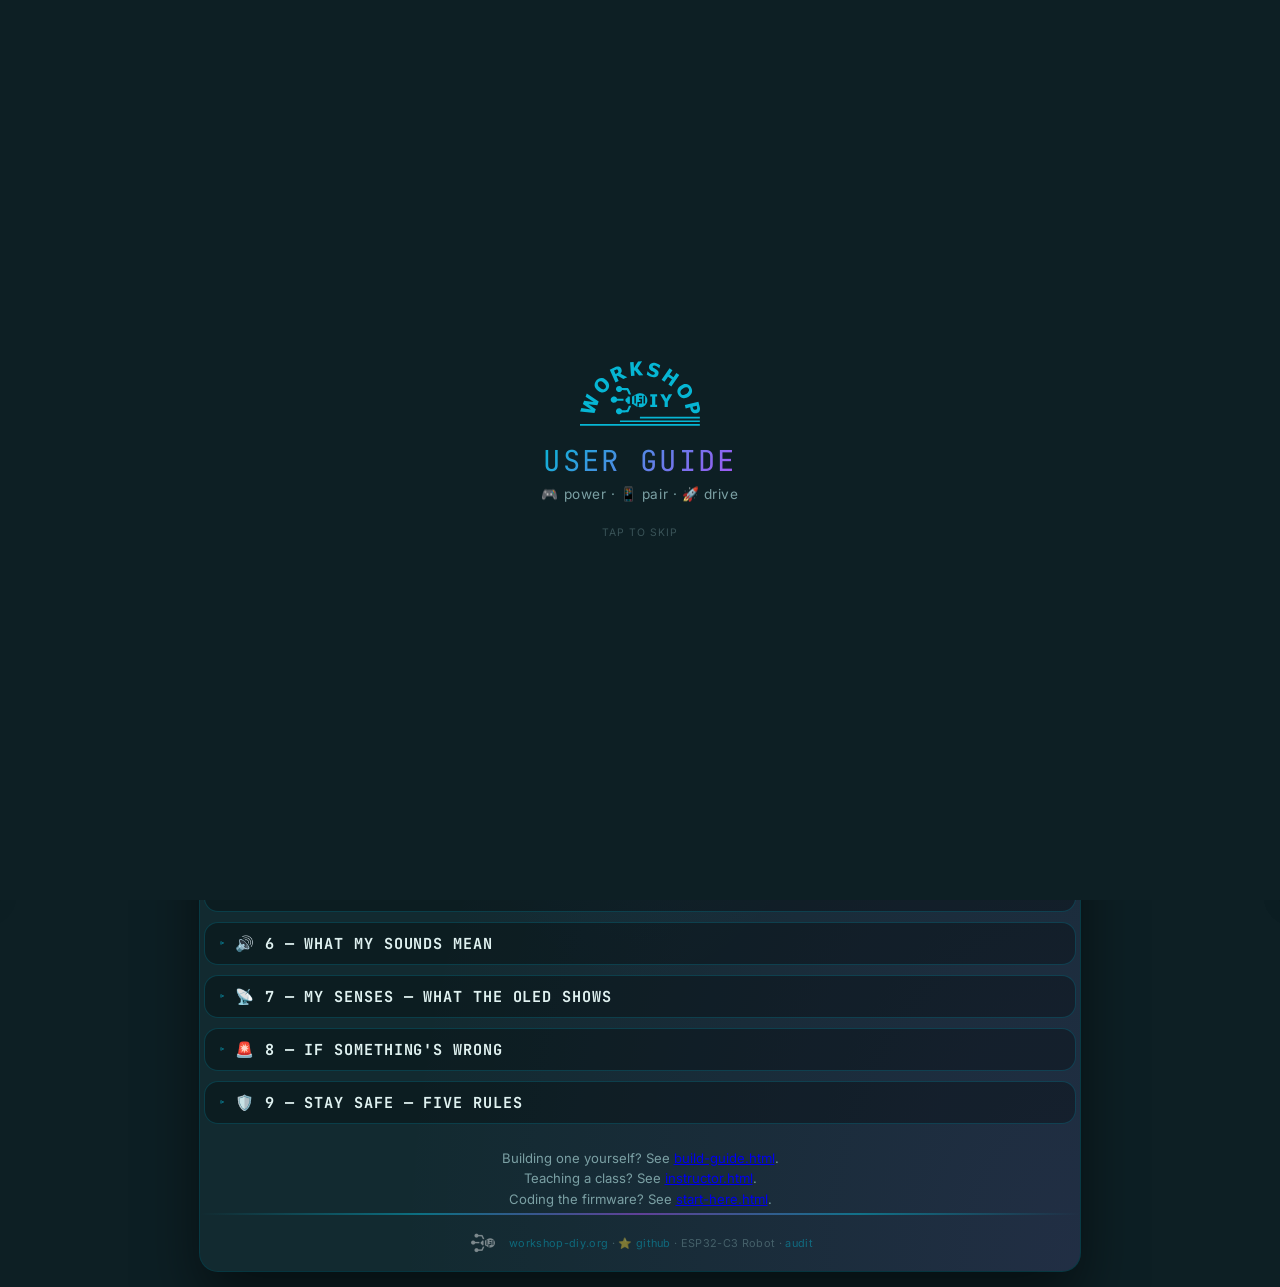
<file: 01_software/01_app/02_web/user-guide.html>
<!doctype html>
<html lang="en" dir="ltr" data-theme="bot-pop">
<head>
<meta charset="utf-8">
<meta name="viewport" content="width=device-width,initial-scale=1">
<title>User Guide — ESP32-C3 Robot</title>
<link rel="stylesheet" href="assets/wdiy-template.css">
<style>
.app { max-width: 880px; }

code {
  background: color-mix(in srgb, var(--accent) 14%, transparent);
  color: var(--accent); padding: 1px 6px; border-radius: 4px;
  font-size: .82em; font-family: ui-monospace, Menlo, Consolas, monospace;
}
.light-theme code { color: var(--text); }

.intro {
  font-size: 1em; color: var(--text); line-height: 1.6;
  margin: 0 0 14px; padding: 0 4px;
}

/* ── Big tile grid for sections inside cards ── */
.ug-grid {
  display: grid;
  grid-template-columns: repeat(auto-fit, minmax(190px, 1fr));
  gap: 12px;
  margin: 12px 0;
}
.ug-tile {
  background: rgba(0,0,0,.20);
  border: 1px solid var(--border);
  border-radius: 14px;
  padding: 16px 14px;
  transition: all .15s;
}
.ug-tile:hover {
  border-color: var(--accent);
  transform: translateY(-2px);
  box-shadow: 0 6px 18px color-mix(in srgb, var(--accent) 22%, transparent);
}
.ug-tile .icon {
  font-size: 28px; display: block; margin-bottom: 8px;
  filter: drop-shadow(0 2px 4px color-mix(in srgb, var(--accent) 30%, transparent));
}
.ug-tile h3 {
  font-family: var(--font-h);
  font-size: .95em; color: var(--accent);
  letter-spacing: .03em; margin: 0 0 6px;
  text-transform: uppercase;
}
.ug-tile p { font-size: .85em; color: var(--text-muted); line-height: 1.55; margin: 0; }

.light-theme .ug-tile { background: rgba(0,0,0,.04); }

/* ── Color-coded LED key ── */
.led-key { display: grid; grid-template-columns: 80px 1fr; gap: 10px; margin: 12px 0; align-items: center; }
.led-swatch {
  width: 60px; height: 36px; border-radius: 8px;
  display: flex; align-items: center; justify-content: center;
  font-weight: 700; font-size: .78em; color: #fff;
  text-shadow: 0 1px 2px rgba(0,0,0,.3);
  box-shadow: 0 0 18px currentColor;
}
.led-swatch.green   { background: #22c55e; color: #fff; }
.led-swatch.amber   { background: #f59e0b; color: #1a1a1a; text-shadow: none; }
.led-swatch.red     { background: #ef4444; color: #fff; }
.led-swatch.blue    { background: #3b82f6; color: #fff; }
.led-swatch.purple  { background: #a855f7; color: #fff; }
.led-swatch.rainbow { background: linear-gradient(90deg,#ef4444,#f59e0b,#22c55e,#3b82f6,#a855f7); color: #fff; }
.led-swatch.off     { background: #1a1a1a; color: #888; box-shadow: inset 0 0 8px #000; }
.led-desc { font-size: .9em; color: var(--text); }
.led-desc strong { color: var(--accent); }

/* ── Sound row ── */
.sound { display: grid; grid-template-columns: 110px 1fr; gap: 10px; margin: 10px 0; align-items: center; padding: 10px; border-radius: 10px; background: rgba(0,0,0,.16); }
.light-theme .sound { background: rgba(0,0,0,.04); }
.sound-icon { font-size: 26px; text-align: center; }
.sound-name {
  font-family: var(--font-h); font-size: .82em;
  letter-spacing: .04em; color: var(--accent); text-transform: uppercase;
  margin-bottom: 2px;
}
.sound-desc { font-size: .85em; color: var(--text); line-height: 1.4; }

/* ── Step list ── */
.steps { counter-reset: step; padding: 0; margin: 12px 0; list-style: none; }
.steps li {
  counter-increment: step;
  position: relative;
  padding: 10px 12px 10px 50px;
  margin-bottom: 8px;
  background: rgba(0,0,0,.18);
  border-radius: 10px;
  font-size: .9em;
  line-height: 1.55;
}
.steps li::before {
  content: counter(step);
  position: absolute; left: 12px; top: 12px;
  width: 28px; height: 28px;
  display: flex; align-items: center; justify-content: center;
  background: linear-gradient(135deg, var(--accent), var(--band2));
  color: var(--bg);
  border-radius: 50%; font-weight: 800; font-size: .8em;
}
.light-theme .steps li { background: rgba(0,0,0,.04); }

/* ── Alert boxes ── */
.alert {
  border-left: 3px solid var(--accent);
  padding: 12px 16px;
  background: color-mix(in srgb, var(--accent) 10%, transparent);
  border-radius: 0 8px 8px 0;
  margin: 12px 0;
  font-size: .88em; line-height: 1.55;
}
.alert.warn   { border-left-color: #f59e0b; background: rgba(245,158,11,.10); }
.alert.danger { border-left-color: #ef4444; background: rgba(239,68,68,.10); }
.alert.win    { border-left-color: #22c55e; background: rgba(34,197,94,.10); }
.alert strong { display: block; margin-bottom: 4px; font-size: .82em; letter-spacing: .04em; color: var(--accent); }
.alert.warn   strong { color: #f59e0b; }
.alert.danger strong { color: #ef4444; }
.alert.win    strong { color: #22c55e; }

/* ── Pairing app screenshot mockup ── */
.phone-mock {
  width: 200px; height: 360px;
  border: 6px solid var(--text); border-radius: 30px;
  background: var(--panel);
  margin: 12px auto;
  padding: 22px 12px;
  display: flex; flex-direction: column; gap: 10px;
  position: relative; box-shadow: 0 12px 30px rgba(0,0,0,.25);
}
.phone-mock::before {
  content: '';
  position: absolute; top: 6px; left: 50%; transform: translateX(-50%);
  width: 50px; height: 6px; border-radius: 4px; background: var(--text);
}
.phone-mock .screen-title { font-size: .8em; text-align: center; color: var(--accent); font-weight: 700; }
.phone-mock .joystick {
  width: 90px; height: 90px; border-radius: 50%;
  background: radial-gradient(circle at 50% 40%, var(--accent), var(--band2));
  margin: 6px auto;
  position: relative;
}
.phone-mock .joystick::after {
  content: ''; position: absolute; top: 35%; left: 35%;
  width: 30%; height: 30%; border-radius: 50%; background: var(--bg);
}
.phone-mock .pad-row { display: flex; gap: 6px; justify-content: center; }
.phone-mock .pad-row > div {
  flex: 1; height: 30px; border-radius: 6px;
  background: rgba(0,0,0,.2);
  display: flex; align-items: center; justify-content: center;
  font-size: .7em; color: var(--text-muted);
}

.foot-note {
  font-size: .82em; color: var(--text-muted);
  text-align: center; padding: 14px 4px 4px; line-height: 1.55;
}

ul.simple { padding-left: 22px; margin: 8px 0; }
ul.simple li { font-size: .88em; color: var(--text); line-height: 1.6; margin-bottom: 5px; }

p.lead { font-size: .92em; color: var(--text); line-height: 1.6; margin: 0 0 10px; }

details.collapsible > summary { font-size: .95rem; }
</style>
</head>

<body
  data-app-title="User Guide"
  data-app-subtitle="🎮 power · 📱 pair · 🚀 drive"
  data-help-page="user-guide"
  data-default-theme="bot-pop"
  data-status-text="Robot ready"
  data-status-online="true">

<div class="app">
  <div class="rows-container">

    <p class="intro">
      Hi! 👋 You've got a Robot-01 — an ESP32-C3 brain on wheels with lights, sounds, and a phone-app remote control.
      This guide walks you through everything from the first power-on to driving like a pro.
      No coding needed. Tap any section below to expand it.
    </p>

    <!-- ═══ MISSION 1 — HI, I'M ROBOT-01 ═══ -->
    <details class="collapsible" id="hi" open>
      <summary>🤖 1 — Hi, I'm Robot-01 — what can I do?</summary>
      <div class="card">
        <p class="lead">Your robot is a small wheeled buddy with these built-in superpowers:</p>
        <div class="ug-grid">
          <div class="ug-tile">
            <span class="icon">🦾</span>
            <h3>Move</h3>
            <p>Two motors → drive forward, back, turn left, turn right. Top speed: ~30 cm/s.</p>
          </div>
          <div class="ug-tile">
            <span class="icon">💡</span>
            <h3>Glow</h3>
            <p>4 NeoPixel LEDs → show battery, mood, errors, and patterns you trigger from the app.</p>
          </div>
          <div class="ug-tile">
            <span class="icon">🔊</span>
            <h3>Beep</h3>
            <p>Buzzer → boot tune, low-battery warning, obstacle alert, button feedback.</p>
          </div>
          <div class="ug-tile">
            <span class="icon">📡</span>
            <h3>See</h3>
            <p>Ultrasonic sensor → measures distance to walls and objects. Avoids crashes.</p>
          </div>
          <div class="ug-tile">
            <span class="icon">📺</span>
            <h3>Speak</h3>
            <p>Tiny OLED display → shows status, battery %, and live sensor readings.</p>
          </div>
          <div class="ug-tile">
            <span class="icon">📱</span>
            <h3>Listen</h3>
            <p>Bluetooth → talks to your phone over a free RemoteXY app. No WiFi needed.</p>
          </div>
        </div>
      </div>
    </details>

    <!-- ═══ MISSION 2 — POWER ═══ -->
    <details class="collapsible" id="power">
      <summary>🔌 2 — Power me on</summary>
      <div class="card">
        <p class="lead">Two ways to power Robot-01: USB cable (charges the battery) or battery alone (cordless drive).</p>

        <h4 style="color:var(--accent);font-family:var(--font-h);text-transform:uppercase;letter-spacing:.03em;font-size:.9em;margin:14px 0 6px">Option A · Plug in USB-C</h4>
        <ul class="simple">
          <li>Plug a USB-C cable into the side of the robot.</li>
          <li>Plug the other end into any USB-A or USB-C charger / laptop / power bank.</li>
          <li>The status LED turns 🟢 <strong>green</strong> when charging is going well.</li>
          <li>Wait until the LED turns 🟢 <strong>solid green and stops blinking</strong> — that's full battery (about 90 min from empty).</li>
        </ul>

        <h4 style="color:var(--accent);font-family:var(--font-h);text-transform:uppercase;letter-spacing:.03em;font-size:.9em;margin:14px 0 6px">Option B · Switch to battery</h4>
        <ul class="simple">
          <li>Unplug the USB cable.</li>
          <li>Flip the small power switch on the bottom of the robot to <strong>ON</strong>.</li>
          <li>You'll hear a short <em>boop-beep</em> and the LEDs will do a rainbow sweep — that's the boot animation.</li>
          <li>The OLED shows <code>READY</code>. The robot is now waiting for your phone to connect.</li>
        </ul>

        <div class="alert">
          <strong>// FIRST CHARGE</strong>
          A brand-new robot ships with about 30% battery. Plug it in for at least 30 minutes before the first ride.
        </div>
        <div class="alert warn">
          <strong>// BATTERY LIFE</strong>
          A full charge gets you ~45 minutes of active driving. Idle time (sitting and listening for the phone) is much longer — about 4 hours.
        </div>
      </div>
    </details>

    <!-- ═══ MISSION 3 — PAIR PHONE ═══ -->
    <details class="collapsible" id="pair">
      <summary>📱 3 — Connect your phone</summary>
      <div class="card">
        <p class="lead">Robot-01 is controlled from a free app called <strong>RemoteXY</strong>. It uses Bluetooth, so no WiFi or internet is needed.</p>

        <ol class="steps">
          <li>Open the App Store (iOS) or Play Store (Android). Search for <strong>RemoteXY</strong>. Install the app — it's free.</li>
          <li>Power on Robot-01 (see section <strong>2</strong>). Make sure the OLED shows <code>READY</code>.</li>
          <li>Open RemoteXY → tap <strong>+ New connection</strong> → pick <strong>Bluetooth</strong>.</li>
          <li>The app scans. After a few seconds you'll see <code>RemoteXY</code> or <code>Robot-01</code> in the list. Tap it.</li>
          <li>Phone will ask to pair. Confirm. The buzzer plays a short <em>connect</em> jingle.</li>
          <li>The app loads the control screen — joystick, button, and battery gauge appear. The robot's status LED turns 🔵 <strong>blue</strong> = connected.</li>
        </ol>

        <div class="phone-mock" aria-label="RemoteXY control screen mockup">
          <div class="screen-title">ROBOT-01</div>
          <div class="joystick" aria-label="joystick"></div>
          <div class="pad-row">
            <div>BTN</div>
            <div>BAT 87%</div>
          </div>
          <div class="pad-row">
            <div style="height:20px">distance: 38 cm</div>
          </div>
        </div>

        <div class="alert win">
          <strong>// SAVED FOR NEXT TIME</strong>
          Once paired, your phone remembers Robot-01. Next time, just open RemoteXY and tap <strong>Connect</strong> — no re-scanning.
        </div>
        <div class="alert warn">
          <strong>// "NO PRO LICENSE"</strong>
          If you see a "PRO license required" dialog, that's a known limit of the free RemoteXY tier (max 5 controls). The grown-ups need to fix it — see <a href="audit.html#bug-004">audit BUG-004</a>.
        </div>
      </div>
    </details>

    <!-- ═══ MISSION 4 — DRIVE ═══ -->
    <details class="collapsible" id="drive">
      <summary>🎮 4 — Drive me</summary>
      <div class="card">
        <p class="lead">The phone shows a round joystick (left thumb) and an action button (right thumb).</p>

        <div class="ug-grid">
          <div class="ug-tile">
            <span class="icon">⬆️</span>
            <h3>Push up</h3>
            <p>Robot drives <strong>forward</strong>. Push further = goes faster.</p>
          </div>
          <div class="ug-tile">
            <span class="icon">⬇️</span>
            <h3>Push down</h3>
            <p>Robot drives <strong>backward</strong>. Same — further = faster reverse.</p>
          </div>
          <div class="ug-tile">
            <span class="icon">⬅️</span>
            <h3>Push left</h3>
            <p>Robot <strong>turns left</strong>. Push left + up = curve left while moving forward.</p>
          </div>
          <div class="ug-tile">
            <span class="icon">➡️</span>
            <h3>Push right</h3>
            <p>Robot <strong>turns right</strong>. Push right + up = curve right while moving forward.</p>
          </div>
          <div class="ug-tile">
            <span class="icon">⏺️</span>
            <h3>Release</h3>
            <p>Joystick centers automatically. Robot <strong>stops</strong>.</p>
          </div>
          <div class="ug-tile">
            <span class="icon">🔘</span>
            <h3>Action button</h3>
            <p>Tap = <em>beep</em>. Hold = LED rainbow party. Try double-tap.</p>
          </div>
        </div>

        <div class="alert">
          <strong>// PRO TIP</strong>
          For a smooth turn, push the joystick diagonally — like tilting a steering wheel. Pushing it pure-left or pure-right makes the robot pivot in place.
        </div>
      </div>
    </details>

    <!-- ═══ MISSION 5 — LIGHTS ═══ -->
    <details class="collapsible" id="lights">
      <summary>💡 5 — What my lights mean</summary>
      <div class="card">
        <p class="lead">The 4 NeoPixel LEDs on the front of the robot tell you what's going on.</p>

        <div class="led-key">
          <div class="led-swatch off">OFF</div>
          <div class="led-desc"><strong>All off</strong> — robot is powered off, or battery completely dead. Plug in USB.</div>
        </div>
        <div class="led-key">
          <div class="led-swatch rainbow">🌈</div>
          <div class="led-desc"><strong>Rainbow sweep</strong> — boot animation. Plays for 2 seconds when you turn it on. Means everything started OK.</div>
        </div>
        <div class="led-key">
          <div class="led-swatch green">100%</div>
          <div class="led-desc"><strong>All 4 green</strong> — battery is over 75%. Lots of juice left.</div>
        </div>
        <div class="led-key">
          <div class="led-swatch amber">50%</div>
          <div class="led-desc"><strong>2 amber</strong> — battery 25–75%. Plenty of driving left, but think about charging soon.</div>
        </div>
        <div class="led-key">
          <div class="led-swatch red">10%</div>
          <div class="led-desc"><strong>1 red, blinking</strong> — battery under 15%. Plug in within 5 minutes or the robot will shut down.</div>
        </div>
        <div class="led-key">
          <div class="led-swatch blue">📡</div>
          <div class="led-desc"><strong>Slow blue pulse</strong> — phone connected via Bluetooth.</div>
        </div>
        <div class="led-key">
          <div class="led-swatch purple">🎉</div>
          <div class="led-desc"><strong>Purple party</strong> — you held the action button. Robot is having a moment.</div>
        </div>
        <div class="led-key">
          <div class="led-swatch red">⚠️</div>
          <div class="led-desc"><strong>All 4 red, fast blink</strong> — error. Usually wiring or sensor problem. Power-cycle the robot.</div>
        </div>
      </div>
    </details>

    <!-- ═══ MISSION 6 — SOUNDS ═══ -->
    <details class="collapsible" id="sounds">
      <summary>🔊 6 — What my sounds mean</summary>
      <div class="card">
        <p class="lead">Each beep means something specific. Listen up.</p>

        <div class="sound">
          <div class="sound-icon">🎵</div>
          <div>
            <div class="sound-name">Boot tune</div>
            <div class="sound-desc">Three rising notes <em>doo-dee-DOO</em>. Plays once when you power on. Means firmware booted OK.</div>
          </div>
        </div>
        <div class="sound">
          <div class="sound-icon">📞</div>
          <div>
            <div class="sound-name">Connect ping</div>
            <div class="sound-desc">Single high <em>boop</em>. Plays when your phone successfully pairs over Bluetooth.</div>
          </div>
        </div>
        <div class="sound">
          <div class="sound-icon">🔘</div>
          <div>
            <div class="sound-name">Button beep</div>
            <div class="sound-desc">Short <em>beep</em>. Plays each time you tap the action button on the phone.</div>
          </div>
        </div>
        <div class="sound">
          <div class="sound-icon">🔋</div>
          <div>
            <div class="sound-name">Low-battery whine</div>
            <div class="sound-desc">Slow descending <em>weep</em>, repeats every 30 seconds. Battery is below 15% — charge soon.</div>
          </div>
        </div>
        <div class="sound">
          <div class="sound-icon">🚧</div>
          <div>
            <div class="sound-name">Obstacle alert</div>
            <div class="sound-desc">Three quick <em>beep-beep-beep</em>. Ultrasonic sensor saw something within 10 cm — robot will refuse to drive forward into it.</div>
          </div>
        </div>
        <div class="sound">
          <div class="sound-icon">💔</div>
          <div>
            <div class="sound-name">Disconnect tone</div>
            <div class="sound-desc">Two falling notes <em>dee-doo</em>. Phone walked out of Bluetooth range or quit the app. Robot stops moving.</div>
          </div>
        </div>
      </div>
    </details>

    <!-- ═══ MISSION 7 — SENSES ═══ -->
    <details class="collapsible" id="senses">
      <summary>📡 7 — My senses — what the OLED shows</summary>
      <div class="card">
        <p class="lead">The tiny black-and-white screen on top of the robot is the OLED display. It shows live status info.</p>

        <div class="ug-grid">
          <div class="ug-tile">
            <span class="icon">🔋</span>
            <h3>Battery %</h3>
            <p>Top-right corner. Shows percentage from 0 to 100. Updates every 5 seconds.</p>
          </div>
          <div class="ug-tile">
            <span class="icon">📡</span>
            <h3>Distance</h3>
            <p>Center. Shows distance in cm to the closest obstacle in front.</p>
          </div>
          <div class="ug-tile">
            <span class="icon">📱</span>
            <h3>BT status</h3>
            <p>Bottom-left. Shows <code>BT: --</code> when alone, <code>BT: ON</code> when paired.</p>
          </div>
          <div class="ug-tile">
            <span class="icon">🏃</span>
            <h3>Speed</h3>
            <p>Bottom-right. Shows current speed as a percentage of max (0% = stopped, 100% = full throttle).</p>
          </div>
        </div>

        <p class="lead" style="margin-top:14px">The ultrasonic sensor is the round black eye on the front. It pings the world 10 times per second using sound waves humans can't hear.</p>
      </div>
    </details>

    <!-- ═══ MISSION 8 — TROUBLESHOOTING ═══ -->
    <details class="collapsible" id="troubleshoot">
      <summary>🚨 8 — If something's wrong</summary>
      <div class="card">

        <h4 style="color:#ef4444;font-family:var(--font-h);text-transform:uppercase;letter-spacing:.03em;font-size:.9em;margin:0 0 6px">// Won't turn on</h4>
        <ul class="simple">
          <li>Battery might be flat. Plug in USB-C for a few minutes, then try again.</li>
          <li>Power switch might be off. Check the bottom of the robot.</li>
          <li>If LEDs don't light at all even with USB plugged in, ask a grown-up — could be a hardware problem.</li>
        </ul>

        <h4 style="color:#ef4444;font-family:var(--font-h);text-transform:uppercase;letter-spacing:.03em;font-size:.9em;margin:14px 0 6px">// Won't pair with phone</h4>
        <ul class="simple">
          <li>Make sure Bluetooth is ON in your phone settings (not just in the app).</li>
          <li>Make sure the robot is powered on and showing <code>READY</code> on the OLED.</li>
          <li>Force-close the RemoteXY app and reopen it.</li>
          <li>If it still won't connect, switch the robot off, count to 5, switch it back on. Re-scan.</li>
        </ul>

        <h4 style="color:#ef4444;font-family:var(--font-h);text-transform:uppercase;letter-spacing:.03em;font-size:.9em;margin:14px 0 6px">// Drives in circles when joystick is centered</h4>
        <ul class="simple">
          <li>The joystick needs calibration. Hold the action button for 5 seconds while the joystick is centered. The robot will store the new center.</li>
          <li>If it still drifts, one motor might be sticking — check the wheels for hair or carpet fibers.</li>
        </ul>

        <h4 style="color:#ef4444;font-family:var(--font-h);text-transform:uppercase;letter-spacing:.03em;font-size:.9em;margin:14px 0 6px">// Stops randomly during a drive</h4>
        <ul class="simple">
          <li>Phone walked out of Bluetooth range. Move closer (max ~10 m).</li>
          <li>Battery might be very low — check the LEDs.</li>
          <li>Obstacle sensor saw a wall — the robot refuses to drive into things. Back up or turn.</li>
        </ul>

        <h4 style="color:#ef4444;font-family:var(--font-h);text-transform:uppercase;letter-spacing:.03em;font-size:.9em;margin:14px 0 6px">// All 4 LEDs blinking red fast</h4>
        <div class="alert danger">
          <strong>// HARDWARE ERROR</strong>
          Power off the robot. Wait 10 seconds. Power on again. If the red blink comes back immediately, ask a grown-up to check
          the <a href="audit.html">audit page</a> — could be one of the known issues.
        </div>
      </div>
    </details>

    <!-- ═══ MISSION 9 — SAFETY ═══ -->
    <details class="collapsible" id="safety">
      <summary>🛡️ 9 — Stay safe — five rules</summary>
      <div class="card">
        <ol class="steps">
          <li><strong>Don't drive off tables.</strong> Robot-01 has no edge sensors — it will drive off and break. Stick to floors.</li>
          <li><strong>Don't charge while wet.</strong> If the robot got splashed, dry it for an hour before plugging in USB.</li>
          <li><strong>Don't pull on the wires.</strong> Lift the robot from the bottom, not by sensors or cables.</li>
          <li><strong>Don't drive on stairs.</strong> Same reason as tables. Plus stairs eat wheels for breakfast.</li>
          <li><strong>Don't leave it charging unattended overnight.</strong> Once the LED says full, unplug it.</li>
        </ol>

        <div class="alert win">
          <strong>// HAVE FUN</strong>
          Other than that — Robot-01 is built for play. Drive fast, try patterns, make obstacle courses, race friends.
          When something breaks, that's just a learning chance. <a href="audit.html">Audit page</a> tracks every quirk.
        </div>
      </div>
    </details>

    <!-- ── footer nav ── -->
    <p class="foot-note">
      Building one yourself? See <a href="build-guide.html">build-guide.html</a>.<br>
      Teaching a class? See <a href="instructor.html">instructor.html</a>.<br>
      Coding the firmware? See <a href="start-here.html">start-here.html</a>.
    </p>

  </div><!-- .rows-container -->
</div><!-- .app -->

<script src="assets/wdiy-script.js"></script>
<script src="assets/wdiy-shell.js"></script>
</body>
</html>
</file>
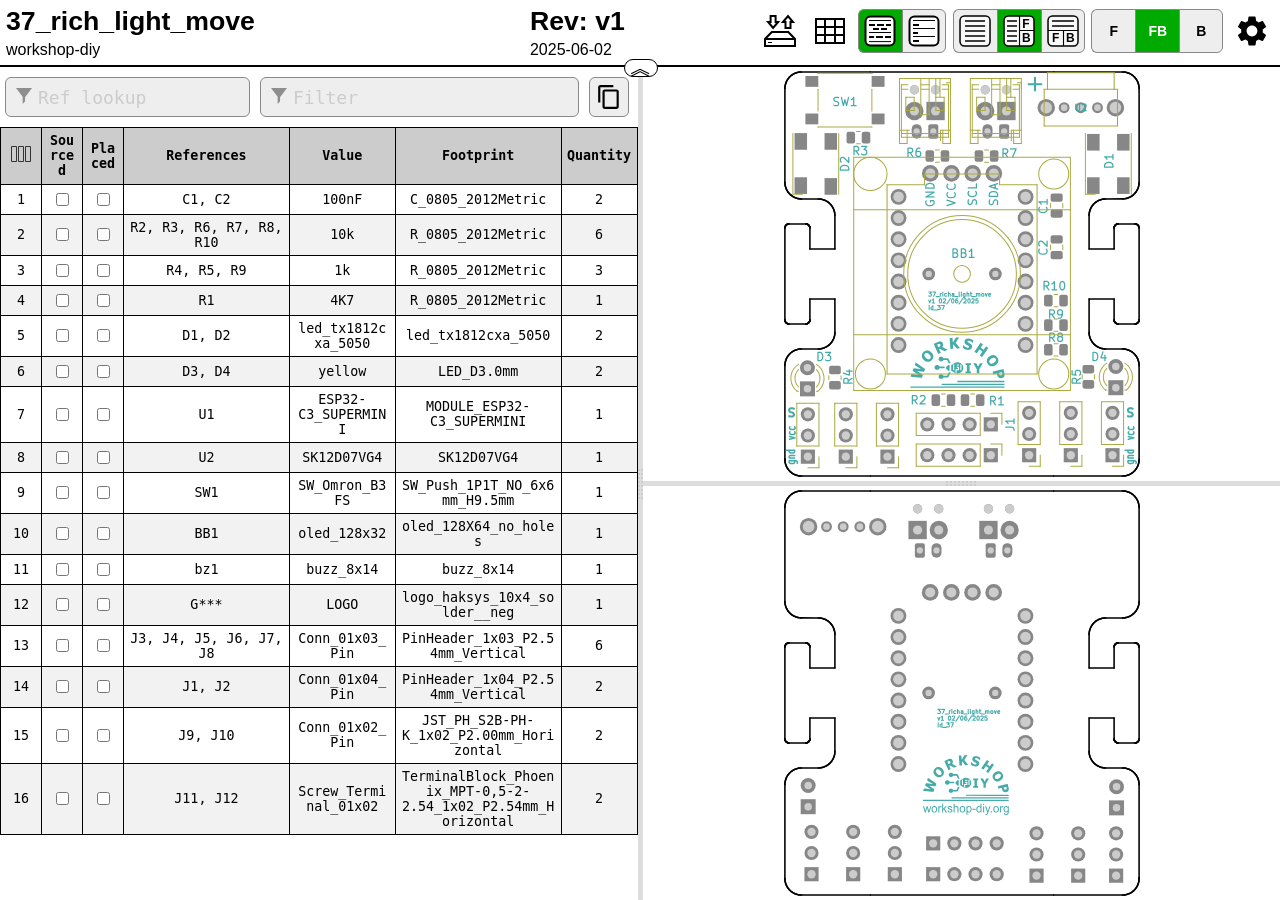
<file: 02_hardware/v1/bom/ibom.html>
<!DOCTYPE html>
<html lang="en">

<head>
  <meta charset="UTF-8">
  <meta name="viewport" content="width=device-width, initial-scale=1.0">
  <title>Interactive BOM for KiCAD</title>
  <style type="text/css">
:root {
  --pcb-edge-color: black;
  --pad-color: #878787;
  --pad-hole-color: #CCCCCC;
  --pad-color-highlight: #D04040;
  --pad-color-highlight-both: #D0D040;
  --pad-color-highlight-marked: #44a344;
  --pin1-outline-color: #ffb629;
  --pin1-outline-color-highlight: #ffb629;
  --pin1-outline-color-highlight-both: #fcbb39;
  --pin1-outline-color-highlight-marked: #fdbe41;
  --silkscreen-edge-color: #aa4;
  --silkscreen-polygon-color: #4aa;
  --silkscreen-text-color: #4aa;
  --fabrication-edge-color: #907651;
  --fabrication-polygon-color: #907651;
  --fabrication-text-color: #a27c24;
  --track-color: #def5f1;
  --track-color-highlight: #D04040;
  --zone-color: #def5f1;
  --zone-color-highlight: #d0404080;
}

html,
body {
  margin: 0px;
  height: 100%;
  font-family: Verdana, sans-serif;
}

.dark.topmostdiv {
  --pcb-edge-color: #eee;
  --pad-color: #808080;
  --pin1-outline-color: #ffa800;
  --pin1-outline-color-highlight: #ccff00;
  --track-color: #42524f;
  --zone-color: #42524f;
  background-color: #252c30;
  color: #eee;
}

button {
  background-color: #eee;
  border: 1px solid #888;
  color: black;
  height: 44px;
  width: 44px;
  text-align: center;
  text-decoration: none;
  display: inline-block;
  font-size: 14px;
  font-weight: bolder;
}

.dark button {
  /* This will be inverted */
  background-color: #c3b7b5;
}

button.depressed {
  background-color: #0a0;
  color: white;
}

.dark button.depressed {
  /* This will be inverted */
  background-color: #b3b;
}

button:focus {
  outline: 0;
}

button#tb-btn {
  background-image: url("data:image/svg+xml,%3Csvg xmlns='http://www.w3.org/2000/svg' viewBox='0 0 8.47 8.47'%3E%3Crect transform='translate(0 -288.53)' ry='1.17' y='288.8' x='.27' height='7.94' width='7.94' fill='%23f9f9f9'/%3E%3Cg transform='translate(0 -288.53)'%3E%3Crect width='7.94' height='7.94' x='.27' y='288.8' ry='1.17' fill='none' stroke='%23000' stroke-width='.4' stroke-linejoin='round'/%3E%3Cpath d='M1.32 290.12h5.82M1.32 291.45h5.82' fill='none' stroke='%23000' stroke-width='.4'/%3E%3Cpath d='M4.37 292.5v4.23M.26 292.63H8.2' fill='none' stroke='%23000' stroke-width='.3'/%3E%3Ctext font-weight='700' font-size='3.17' font-family='sans-serif'%3E%3Ctspan x='1.35' y='295.73'%3EF%3C/tspan%3E%3Ctspan x='5.03' y='295.68'%3EB%3C/tspan%3E%3C/text%3E%3C/g%3E%3C/svg%3E%0A");
}

button#lr-btn {
  background-image: url("data:image/svg+xml,%3Csvg xmlns='http://www.w3.org/2000/svg' viewBox='0 0 8.47 8.47'%3E%3Crect transform='translate(0 -288.53)' ry='1.17' y='288.8' x='.27' height='7.94' width='7.94' fill='%23f9f9f9'/%3E%3Cg transform='translate(0 -288.53)'%3E%3Crect width='7.94' height='7.94' x='.27' y='288.8' ry='1.17' fill='none' stroke='%23000' stroke-width='.4' stroke-linejoin='round'/%3E%3Cpath d='M1.06 290.12H3.7m-2.64 1.33H3.7m-2.64 1.32H3.7m-2.64 1.3H3.7m-2.64 1.33H3.7' fill='none' stroke='%23000' stroke-width='.4'/%3E%3Cpath d='M4.37 288.8v7.94m0-4.11h3.96' fill='none' stroke='%23000' stroke-width='.3'/%3E%3Ctext font-weight='700' font-size='3.17' font-family='sans-serif'%3E%3Ctspan x='5.11' y='291.96'%3EF%3C/tspan%3E%3Ctspan x='5.03' y='295.68'%3EB%3C/tspan%3E%3C/text%3E%3C/g%3E%3C/svg%3E%0A");
}

button#bom-btn {
  background-image: url("data:image/svg+xml,%3Csvg xmlns='http://www.w3.org/2000/svg' viewBox='0 0 8.47 8.47'%3E%3Crect transform='translate(0 -288.53)' ry='1.17' y='288.8' x='.27' height='7.94' width='7.94' fill='%23f9f9f9'/%3E%3Cg transform='translate(0 -288.53)' fill='none' stroke='%23000' stroke-width='.4'%3E%3Crect width='7.94' height='7.94' x='.27' y='288.8' ry='1.17' stroke-linejoin='round'/%3E%3Cpath d='M1.59 290.12h5.29M1.59 291.45h5.33M1.59 292.75h5.33M1.59 294.09h5.33M1.59 295.41h5.33'/%3E%3C/g%3E%3C/svg%3E");
}

button#bom-grouped-btn {
  background-image: url("data:image/svg+xml,%3Csvg xmlns='http://www.w3.org/2000/svg' width='32' height='32'%3E%3Cg stroke='%23000' stroke-linejoin='round' class='layer'%3E%3Crect width='29' height='29' x='1.5' y='1.5' stroke-width='2' fill='%23fff' rx='5' ry='5'/%3E%3Cpath stroke-linecap='square' stroke-width='2' d='M6 10h4m4 0h5m4 0h3M6.1 22h3m3.9 0h5m4 0h4m-16-8h4m4 0h4'/%3E%3Cpath stroke-linecap='null' d='M5 17.5h22M5 26.6h22M5 5.5h22'/%3E%3C/g%3E%3C/svg%3E");
}

button#bom-ungrouped-btn {
  background-image: url("data:image/svg+xml,%3Csvg xmlns='http://www.w3.org/2000/svg' width='32' height='32'%3E%3Cg stroke='%23000' stroke-linejoin='round' class='layer'%3E%3Crect width='29' height='29' x='1.5' y='1.5' stroke-width='2' fill='%23fff' rx='5' ry='5'/%3E%3Cpath stroke-linecap='square' stroke-width='2' d='M6 10h4m-4 8h3m-3 8h4'/%3E%3Cpath stroke-linecap='null' d='M5 13.5h22m-22 8h22M5 5.5h22'/%3E%3C/g%3E%3C/svg%3E");
}

button#bom-netlist-btn {
  background-image: url("data:image/svg+xml,%3Csvg xmlns='http://www.w3.org/2000/svg' width='32' height='32'%3E%3Cg fill='none' stroke='%23000' class='layer'%3E%3Crect width='29' height='29' x='1.5' y='1.5' stroke-width='2' fill='%23fff' rx='5' ry='5'/%3E%3Cpath stroke-width='2' d='M6 26l6-6v-8m13.8-6.3l-6 6v8'/%3E%3Ccircle cx='11.8' cy='9.5' r='2.8' stroke-width='2'/%3E%3Ccircle cx='19.8' cy='22.8' r='2.8' stroke-width='2'/%3E%3C/g%3E%3C/svg%3E");
}

button#copy {
  background-image: url("data:image/svg+xml,%3Csvg height='48' viewBox='0 0 48 48' width='48' xmlns='http://www.w3.org/2000/svg'%3E%3Cpath d='M0 0h48v48h-48z' fill='none'/%3E%3Cpath d='M32 2h-24c-2.21 0-4 1.79-4 4v28h4v-28h24v-4zm6 8h-22c-2.21 0-4 1.79-4 4v28c0 2.21 1.79 4 4 4h22c2.21 0 4-1.79 4-4v-28c0-2.21-1.79-4-4-4zm0 32h-22v-28h22v28z'/%3E%3C/svg%3E");
  background-position: 6px 6px;
  background-repeat: no-repeat;
  background-size: 26px 26px;
  border-radius: 6px;
  height: 40px;
  width: 40px;
  margin: 10px 5px;
}

button#copy:active {
  box-shadow: inset 0px 0px 5px #6c6c6c;
}

textarea.clipboard-temp {
  position: fixed;
  top: 0;
  left: 0;
  width: 2em;
  height: 2em;
  padding: 0;
  border: None;
  outline: None;
  box-shadow: None;
  background: transparent;
}

.left-most-button {
  border-right: 0;
  border-top-left-radius: 6px;
  border-bottom-left-radius: 6px;
}

.middle-button {
  border-right: 0;
}

.right-most-button {
  border-top-right-radius: 6px;
  border-bottom-right-radius: 6px;
}

.button-container {
  font-size: 0;
  margin: 0.4rem 0.4rem 0.4rem 0;
}

.dark .button-container {
  filter: invert(1);
}

.button-container button {
  background-size: 32px 32px;
  background-position: 5px 5px;
  background-repeat: no-repeat;
}

@media print {
  .hideonprint {
    display: none;
  }
}

canvas {
  cursor: crosshair;
}

canvas:active {
  cursor: grabbing;
}

.fileinfo {
  width: 100%;
  max-width: 1000px;
  border: none;
  padding: 3px;
}

.fileinfo .title {
  font-size: 20pt;
  font-weight: bold;
}

.fileinfo td {
  overflow: hidden;
  white-space: nowrap;
  max-width: 1px;
  width: 50%;
  text-overflow: ellipsis;
}

.bom {
  border-collapse: collapse;
  font-family: Consolas, "DejaVu Sans Mono", Monaco, monospace;
  font-size: 10pt;
  table-layout: fixed;
  width: 100%;
  margin-top: 1px;
  position: relative;
}

.bom th,
.bom td {
  border: 1px solid black;
  padding: 5px;
  word-wrap: break-word;
  text-align: center;
  position: relative;
}

.dark .bom th,
.dark .bom td {
  border: 1px solid #777;
}

.bom th {
  background-color: #CCCCCC;
  background-clip: padding-box;
}

.dark .bom th {
  background-color: #3b4749;
}

.bom tr.highlighted:nth-child(n) {
  background-color: #cfc;
}

.dark .bom tr.highlighted:nth-child(n) {
  background-color: #226022;
}

.bom tr:nth-child(even) {
  background-color: #f2f2f2;
}

.dark .bom tr:nth-child(even) {
  background-color: #313b40;
}

.bom tr.checked {
  color: #1cb53d;
}

.dark .bom tr.checked {
  color: #2cce54;
}

.bom tr {
  transition: background-color 0.2s;
}

.bom .numCol {
  width: 30px;
}

.bom .value {
  width: 15%;
}

.bom .quantity {
  width: 65px;
}

.bom th .sortmark {
  position: absolute;
  right: 1px;
  top: 1px;
  margin-top: -5px;
  border-width: 5px;
  border-style: solid;
  border-color: transparent transparent #221 transparent;
  transform-origin: 50% 85%;
  transition: opacity 0.2s, transform 0.4s;
}

.dark .bom th .sortmark {
  filter: invert(1);
}

.bom th .sortmark.none {
  opacity: 0;
}

.bom th .sortmark.desc {
  transform: rotate(180deg);
}

.bom th:hover .sortmark.none {
  opacity: 0.5;
}

.bom .bom-checkbox {
  width: 30px;
  position: relative;
  user-select: none;
  -moz-user-select: none;
}

.bom .bom-checkbox:before {
  content: "";
  position: absolute;
  border-width: 15px;
  border-style: solid;
  border-color: #51829f transparent transparent transparent;
  visibility: hidden;
  top: -15px;
}

.bom .bom-checkbox:after {
  content: "Double click to set/unset all";
  position: absolute;
  color: white;
  top: -35px;
  left: -26px;
  background: #51829f;
  padding: 5px 15px;
  border-radius: 8px;
  white-space: nowrap;
  visibility: hidden;
}

.bom .bom-checkbox:hover:before,
.bom .bom-checkbox:hover:after {
  visibility: visible;
  transition: visibility 0.2s linear 1s;
}

.split {
  -webkit-box-sizing: border-box;
  -moz-box-sizing: border-box;
  box-sizing: border-box;
  overflow-y: auto;
  overflow-x: hidden;
  background-color: inherit;
}

.split.split-horizontal,
.gutter.gutter-horizontal {
  height: 100%;
  float: left;
}

.gutter {
  background-color: #ddd;
  background-repeat: no-repeat;
  background-position: 50%;
  transition: background-color 0.3s;
}

.dark .gutter {
  background-color: #777;
}

.gutter.gutter-horizontal {
  background-image: url('[data-uri]');
  cursor: ew-resize;
  width: 5px;
}

.gutter.gutter-vertical {
  background-image: url('[data-uri]');
  cursor: ns-resize;
  height: 5px;
}

.searchbox {
  float: left;
  height: 40px;
  margin: 10px 5px;
  padding: 12px 32px;
  font-family: Consolas, "DejaVu Sans Mono", Monaco, monospace;
  font-size: 18px;
  box-sizing: border-box;
  border: 1px solid #888;
  border-radius: 6px;
  outline: none;
  background-color: #eee;
  transition: background-color 0.2s, border 0.2s;
  background-image: url('[data-uri]');
  background-position: 10px 10px;
  background-repeat: no-repeat;
}

.dark .searchbox {
  background-color: #111;
  color: #eee;
}

.searchbox::placeholder {
  color: #ccc;
}

.dark .searchbox::placeholder {
  color: #666;
}

.filter {
  width: calc(60% - 64px);
}

.reflookup {
  width: calc(40% - 10px);
}

input[type=text]:focus {
  background-color: white;
  border: 1px solid #333;
}

.dark input[type=text]:focus {
  background-color: #333;
  border: 1px solid #ccc;
}

mark.highlight {
  background-color: #5050ff;
  color: #fff;
  padding: 2px;
  border-radius: 6px;
}

.dark mark.highlight {
  background-color: #76a6da;
  color: #111;
}

.menubtn {
  background-color: white;
  border: none;
  background-image: url("data:image/svg+xml,%3Csvg xmlns='http://www.w3.org/2000/svg' width='36' height='36' viewBox='0 0 20 20'%3E%3Cpath fill='none' d='M0 0h20v20H0V0z'/%3E%3Cpath d='M15.95 10.78c.03-.25.05-.51.05-.78s-.02-.53-.06-.78l1.69-1.32c.15-.12.19-.34.1-.51l-1.6-2.77c-.1-.18-.31-.24-.49-.18l-1.99.8c-.42-.32-.86-.58-1.35-.78L12 2.34c-.03-.2-.2-.34-.4-.34H8.4c-.2 0-.36.14-.39.34l-.3 2.12c-.49.2-.94.47-1.35.78l-1.99-.8c-.18-.07-.39 0-.49.18l-1.6 2.77c-.1.18-.06.39.1.51l1.69 1.32c-.04.25-.07.52-.07.78s.02.53.06.78L2.37 12.1c-.15.12-.19.34-.1.51l1.6 2.77c.1.18.31.24.49.18l1.99-.8c.42.32.86.58 1.35.78l.3 2.12c.04.2.2.34.4.34h3.2c.2 0 .37-.14.39-.34l.3-2.12c.49-.2.94-.47 1.35-.78l1.99.8c.18.07.39 0 .49-.18l1.6-2.77c.1-.18.06-.39-.1-.51l-1.67-1.32zM10 13c-1.65 0-3-1.35-3-3s1.35-3 3-3 3 1.35 3 3-1.35 3-3 3z'/%3E%3C/svg%3E%0A");
  background-position: center;
  background-repeat: no-repeat;
}

.statsbtn {
  background-color: white;
  border: none;
  background-image: url("data:image/svg+xml,%3Csvg width='36' height='36' xmlns='http://www.w3.org/2000/svg'%3E%3Cpath d='M4 6h28v24H4V6zm0 8h28v8H4m9-16v24h10V5.8' fill='none' stroke='%23000' stroke-width='2'/%3E%3C/svg%3E");
  background-position: center;
  background-repeat: no-repeat;
}

.iobtn {
  background-color: white;
  border: none;
  background-image: url("data:image/svg+xml,%3Csvg xmlns='http://www.w3.org/2000/svg' width='36' height='36'%3E%3Cpath fill='none' stroke='%23000' stroke-width='2' d='M3 33v-7l6.8-7h16.5l6.7 7v7H3zM3.2 26H33M21 9l5-5.9 5 6h-2.5V15h-5V9H21zm-4.9 0l-5 6-5-6h2.5V3h5v6h2.5z'/%3E%3Cpath fill='none' stroke='%23000' d='M6.1 29.5H10'/%3E%3C/svg%3E");
  background-position: center;
  background-repeat: no-repeat;
}

.visbtn {
  background-image: url("data:image/svg+xml,%3Csvg xmlns='http://www.w3.org/2000/svg' width='24' height='24'%3E%3Cpath fill='none' stroke='%23333' d='M2.5 4.5h5v15h-5zM9.5 4.5h5v15h-5zM16.5 4.5h5v15h-5z'/%3E%3C/svg%3E");
  background-position: center;
  background-repeat: no-repeat;
  padding: 15px;
}

#vismenu-content {
  left: 0px;
  font-family: Verdana, sans-serif;
}

.dark .statsbtn,
.dark .savebtn,
.dark .menubtn,
.dark .iobtn,
.dark .visbtn {
  filter: invert(1);
}

.flexbox {
  display: flex;
  align-items: center;
  justify-content: space-between;
  width: 100%;
}

.savebtn {
  background-color: #d6d6d6;
  width: auto;
  height: 30px;
  flex-grow: 1;
  margin: 5px;
  border-radius: 4px;
}

.savebtn:active {
  background-color: #0a0;
  color: white;
}

.dark .savebtn:active {
  /* This will be inverted */
  background-color: #b3b;
}

.stats {
  border-collapse: collapse;
  font-size: 12pt;
  table-layout: fixed;
  width: 100%;
  min-width: 450px;
}

.dark .stats td {
  border: 1px solid #bbb;
}

.stats td {
  border: 1px solid black;
  padding: 5px;
  word-wrap: break-word;
  text-align: center;
  position: relative;
}

#checkbox-stats div {
  position: absolute;
  left: 0;
  top: 0;
  height: 100%;
  width: 100%;
  display: flex;
  align-items: center;
  justify-content: center;
}

#checkbox-stats .bar {
  background-color: rgba(28, 251, 0, 0.6);
}

.menu {
  position: relative;
  display: inline-block;
  margin: 0.4rem 0.4rem 0.4rem 0;
}

.menu-content {
  font-size: 12pt !important;
  text-align: left !important;
  font-weight: normal !important;
  display: none;
  position: absolute;
  background-color: white;
  right: 0;
  min-width: 300px;
  box-shadow: 0px 8px 16px 0px rgba(0, 0, 0, 0.2);
  z-index: 100;
  padding: 8px;
}

.dark .menu-content {
  background-color: #111;
}

.menu:hover .menu-content {
  display: block;
}

.menu:hover .menubtn,
.menu:hover .iobtn,
.menu:hover .statsbtn {
  background-color: #eee;
}

.menu-label {
  display: inline-block;
  padding: 8px;
  border: 1px solid #ccc;
  border-top: 0;
  width: calc(100% - 18px);
}

.menu-label-top {
  border-top: 1px solid #ccc;
}

.menu-textbox {
  float: left;
  height: 24px;
  margin: 10px 5px;
  padding: 5px 5px;
  font-family: Consolas, "DejaVu Sans Mono", Monaco, monospace;
  font-size: 14px;
  box-sizing: border-box;
  border: 1px solid #888;
  border-radius: 4px;
  outline: none;
  background-color: #eee;
  transition: background-color 0.2s, border 0.2s;
  width: calc(100% - 10px);
}

.menu-textbox.invalid,
.dark .menu-textbox.invalid {
  color: red;
}

.dark .menu-textbox {
  background-color: #222;
  color: #eee;
}

.radio-container {
  margin: 4px;
}

.topmostdiv {
  display: flex;
  flex-direction: column;
  width: 100%;
  background-color: white;
  transition: background-color 0.3s;
  min-height: 100%;
}

#top {
  display: flex;
  flex-wrap: wrap;
  justify-content: flex-end;
  align-items: center;
}

#topdivider {
  border-bottom: 2px solid black;
  display: flex;
  justify-content: center;
  align-items: center;
}

.dark #topdivider {
  border-bottom: 2px solid #ccc;
}

#topdivider>div {
  position: relative;
}

#toptoggle {
  cursor: pointer;
  user-select: none;
  position: absolute;
  padding: 0.1rem 0.3rem;
  top: -0.4rem;
  left: -1rem;
  font-size: 1.4rem;
  line-height: 60%;
  border: 1px solid black;
  border-radius: 1rem;
  background-color: #fff;
  z-index: 100;
}

.flipped {
  transform: rotate(0.5turn);
}

.dark #toptoggle {
  border: 1px solid #fff;
  background-color: #222;
}

#fileinfodiv {
  flex: 20rem 1 0;
  overflow: auto;
}

#bomcontrols {
  display: flex;
  flex-direction: row-reverse;
}

#bomcontrols>* {
  flex-shrink: 0;
}

#dbg {
  display: block;
}

::-webkit-scrollbar {
  width: 8px;
}

::-webkit-scrollbar-track {
  background: #aaa;
}

::-webkit-scrollbar-thumb {
  background: #666;
  border-radius: 3px;
}

::-webkit-scrollbar-thumb:hover {
  background: #555;
}

.slider {
  -webkit-appearance: none;
  width: 100%;
  margin: 3px 0;
  padding: 0;
  outline: none;
  opacity: 0.7;
  -webkit-transition: .2s;
  transition: opacity .2s;
  border-radius: 3px;
}

.slider:hover {
  opacity: 1;
}

.slider:focus {
  outline: none;
}

.slider::-webkit-slider-runnable-track {
  -webkit-appearance: none;
  width: 100%;
  height: 8px;
  background: #d3d3d3;
  border-radius: 3px;
  border: none;
}

.slider::-webkit-slider-thumb {
  -webkit-appearance: none;
  width: 15px;
  height: 15px;
  border-radius: 50%;
  background: #0a0;
  cursor: pointer;
  margin-top: -4px;
}

.dark .slider::-webkit-slider-thumb {
  background: #3d3;
}

.slider::-moz-range-thumb {
  width: 15px;
  height: 15px;
  border-radius: 50%;
  background: #0a0;
  cursor: pointer;
}

.slider::-moz-range-track {
  height: 8px;
  background: #d3d3d3;
  border-radius: 3px;
}

.dark .slider::-moz-range-thumb {
  background: #3d3;
}

.slider::-ms-track {
  width: 100%;
  height: 8px;
  border-width: 3px 0;
  background: transparent;
  border-color: transparent;
  color: transparent;
  transition: opacity .2s;
}

.slider::-ms-fill-lower {
  background: #d3d3d3;
  border: none;
  border-radius: 3px;
}

.slider::-ms-fill-upper {
  background: #d3d3d3;
  border: none;
  border-radius: 3px;
}

.slider::-ms-thumb {
  width: 15px;
  height: 15px;
  border-radius: 50%;
  background: #0a0;
  cursor: pointer;
  margin: 0;
}

.shameless-plug {
  font-size: 0.8em;
  text-align: center;
  display: block;
}

a {
  color: #0278a4;
}

.dark a {
  color: #00b9fd;
}

#frontcanvas,
#backcanvas {
  touch-action: none;
}

.placeholder {
  border: 1px dashed #9f9fda !important;
  background-color: #edf2f7 !important;
}

.dragging {
  z-index: 999;
}

.dark .dragging>table>tbody>tr {
  background-color: #252c30;
}

.dark .placeholder {
  filter: invert(1);
}

.column-spacer {
  top: 0;
  left: 0;
  width: calc(100% - 4px);
  position: absolute;
  cursor: pointer;
  user-select: none;
  height: 100%;
}

.column-width-handle {
  top: 0;
  right: 0;
  width: 4px;
  position: absolute;
  cursor: col-resize;
  user-select: none;
  height: 100%;
}

.column-width-handle:hover {
  background-color: #4f99bd;
}

.help-link {
  border: 1px solid #0278a4;
  padding-inline: 0.3rem;
  border-radius: 3px;
  cursor: pointer;
}

.dark .help-link {
  border: 1px solid #00b9fd;
}

.bom-color {
  width: 20%;
}

.color-column input {
  width: 1.6rem;
  height: 1rem;
  border: 1px solid black;
  cursor: pointer;
  padding: 0;
}

/* removes default styling from input color element */
::-webkit-color-swatch {
  border: none;
}

::-webkit-color-swatch-wrapper {
  padding: 0;
}

::-moz-color-swatch,
::-moz-focus-inner {
  border: none;
}

::-moz-focus-inner {
  padding: 0;
}
/* #bomhead {
    position: sticky;
    top: 0px;
    z-index: 1;
} */
  </style>
  <script type="text/javascript" >
///////////////////////////////////////////////
/*
  Split.js - v1.3.5
  MIT License
  https://github.com/nathancahill/Split.js
*/
!function(e,t){"object"==typeof exports&&"undefined"!=typeof module?module.exports=t():"function"==typeof define&&define.amd?define(t):e.Split=t()}(this,function(){"use strict";var e=window,t=e.document,n="addEventListener",i="removeEventListener",r="getBoundingClientRect",s=function(){return!1},o=e.attachEvent&&!e[n],a=["","-webkit-","-moz-","-o-"].filter(function(e){var n=t.createElement("div");return n.style.cssText="width:"+e+"calc(9px)",!!n.style.length}).shift()+"calc",l=function(e){return"string"==typeof e||e instanceof String?t.querySelector(e):e};return function(u,c){function z(e,t,n){var i=A(y,t,n);Object.keys(i).forEach(function(t){return e.style[t]=i[t]})}function h(e,t){var n=B(y,t);Object.keys(n).forEach(function(t){return e.style[t]=n[t]})}function f(e){var t=E[this.a],n=E[this.b],i=t.size+n.size;t.size=e/this.size*i,n.size=i-e/this.size*i,z(t.element,t.size,this.aGutterSize),z(n.element,n.size,this.bGutterSize)}function m(e){var t;this.dragging&&((t="touches"in e?e.touches[0][b]-this.start:e[b]-this.start)<=E[this.a].minSize+M+this.aGutterSize?t=E[this.a].minSize+this.aGutterSize:t>=this.size-(E[this.b].minSize+M+this.bGutterSize)&&(t=this.size-(E[this.b].minSize+this.bGutterSize)),f.call(this,t),c.onDrag&&c.onDrag())}function g(){var e=E[this.a].element,t=E[this.b].element;this.size=e[r]()[y]+t[r]()[y]+this.aGutterSize+this.bGutterSize,this.start=e[r]()[G]}function d(){var t=this,n=E[t.a].element,r=E[t.b].element;t.dragging&&c.onDragEnd&&c.onDragEnd(),t.dragging=!1,e[i]("mouseup",t.stop),e[i]("touchend",t.stop),e[i]("touchcancel",t.stop),t.parent[i]("mousemove",t.move),t.parent[i]("touchmove",t.move),delete t.stop,delete t.move,n[i]("selectstart",s),n[i]("dragstart",s),r[i]("selectstart",s),r[i]("dragstart",s),n.style.userSelect="",n.style.webkitUserSelect="",n.style.MozUserSelect="",n.style.pointerEvents="",r.style.userSelect="",r.style.webkitUserSelect="",r.style.MozUserSelect="",r.style.pointerEvents="",t.gutter.style.cursor="",t.parent.style.cursor=""}function S(t){var i=this,r=E[i.a].element,o=E[i.b].element;!i.dragging&&c.onDragStart&&c.onDragStart(),t.preventDefault(),i.dragging=!0,i.move=m.bind(i),i.stop=d.bind(i),e[n]("mouseup",i.stop),e[n]("touchend",i.stop),e[n]("touchcancel",i.stop),i.parent[n]("mousemove",i.move),i.parent[n]("touchmove",i.move),r[n]("selectstart",s),r[n]("dragstart",s),o[n]("selectstart",s),o[n]("dragstart",s),r.style.userSelect="none",r.style.webkitUserSelect="none",r.style.MozUserSelect="none",r.style.pointerEvents="none",o.style.userSelect="none",o.style.webkitUserSelect="none",o.style.MozUserSelect="none",o.style.pointerEvents="none",i.gutter.style.cursor=j,i.parent.style.cursor=j,g.call(i)}function v(e){e.forEach(function(t,n){if(n>0){var i=F[n-1],r=E[i.a],s=E[i.b];r.size=e[n-1],s.size=t,z(r.element,r.size,i.aGutterSize),z(s.element,s.size,i.bGutterSize)}})}function p(){F.forEach(function(e){e.parent.removeChild(e.gutter),E[e.a].element.style[y]="",E[e.b].element.style[y]=""})}void 0===c&&(c={});var y,b,G,E,w=l(u[0]).parentNode,D=e.getComputedStyle(w).flexDirection,U=c.sizes||u.map(function(){return 100/u.length}),k=void 0!==c.minSize?c.minSize:100,x=Array.isArray(k)?k:u.map(function(){return k}),L=void 0!==c.gutterSize?c.gutterSize:10,M=void 0!==c.snapOffset?c.snapOffset:30,O=c.direction||"horizontal",j=c.cursor||("horizontal"===O?"ew-resize":"ns-resize"),C=c.gutter||function(e,n){var i=t.createElement("div");return i.className="gutter gutter-"+n,i},A=c.elementStyle||function(e,t,n){var i={};return"string"==typeof t||t instanceof String?i[e]=t:i[e]=o?t+"%":a+"("+t+"% - "+n+"px)",i},B=c.gutterStyle||function(e,t){return n={},n[e]=t+"px",n;var n};"horizontal"===O?(y="width","clientWidth",b="clientX",G="left","paddingLeft"):"vertical"===O&&(y="height","clientHeight",b="clientY",G="top","paddingTop");var F=[];return E=u.map(function(e,t){var i,s={element:l(e),size:U[t],minSize:x[t]};if(t>0&&(i={a:t-1,b:t,dragging:!1,isFirst:1===t,isLast:t===u.length-1,direction:O,parent:w},i.aGutterSize=L,i.bGutterSize=L,i.isFirst&&(i.aGutterSize=L/2),i.isLast&&(i.bGutterSize=L/2),"row-reverse"===D||"column-reverse"===D)){var a=i.a;i.a=i.b,i.b=a}if(!o&&t>0){var c=C(t,O);h(c,L),c[n]("mousedown",S.bind(i)),c[n]("touchstart",S.bind(i)),w.insertBefore(c,s.element),i.gutter=c}0===t||t===u.length-1?z(s.element,s.size,L/2):z(s.element,s.size,L);var f=s.element[r]()[y];return f<s.minSize&&(s.minSize=f),t>0&&F.push(i),s}),o?{setSizes:v,destroy:p}:{setSizes:v,getSizes:function(){return E.map(function(e){return e.size})},collapse:function(e){if(e===F.length){var t=F[e-1];g.call(t),o||f.call(t,t.size-t.bGutterSize)}else{var n=F[e];g.call(n),o||f.call(n,n.aGutterSize)}},destroy:p}}});

///////////////////////////////////////////////

///////////////////////////////////////////////
// Copyright (c) 2013 Pieroxy <pieroxy@pieroxy.net>
// This work is free. You can redistribute it and/or modify it
// under the terms of the WTFPL, Version 2
// For more information see LICENSE.txt or http://www.wtfpl.net/
//
// For more information, the home page:
// http://pieroxy.net/blog/pages/lz-string/testing.html
//
// LZ-based compression algorithm, version 1.4.4
var LZString=function(){var o=String.fromCharCode,i={};var n={decompressFromBase64:function(o){return null==o?"":""==o?null:n._decompress(o.length,32,function(n){return function(o,n){if(!i[o]){i[o]={};for(var t=0;t<o.length;t++)i[o][o.charAt(t)]=t}return i[o][n]}("ABCDEFGHIJKLMNOPQRSTUVWXYZabcdefghijklmnopqrstuvwxyz0123456789+/=",o.charAt(n))})},_decompress:function(i,n,t){var r,e,a,s,p,u,l,f=[],c=4,d=4,h=3,v="",g=[],m={val:t(0),position:n,index:1};for(r=0;r<3;r+=1)f[r]=r;for(a=0,p=Math.pow(2,2),u=1;u!=p;)s=m.val&m.position,m.position>>=1,0==m.position&&(m.position=n,m.val=t(m.index++)),a|=(s>0?1:0)*u,u<<=1;switch(a){case 0:for(a=0,p=Math.pow(2,8),u=1;u!=p;)s=m.val&m.position,m.position>>=1,0==m.position&&(m.position=n,m.val=t(m.index++)),a|=(s>0?1:0)*u,u<<=1;l=o(a);break;case 1:for(a=0,p=Math.pow(2,16),u=1;u!=p;)s=m.val&m.position,m.position>>=1,0==m.position&&(m.position=n,m.val=t(m.index++)),a|=(s>0?1:0)*u,u<<=1;l=o(a);break;case 2:return""}for(f[3]=l,e=l,g.push(l);;){if(m.index>i)return"";for(a=0,p=Math.pow(2,h),u=1;u!=p;)s=m.val&m.position,m.position>>=1,0==m.position&&(m.position=n,m.val=t(m.index++)),a|=(s>0?1:0)*u,u<<=1;switch(l=a){case 0:for(a=0,p=Math.pow(2,8),u=1;u!=p;)s=m.val&m.position,m.position>>=1,0==m.position&&(m.position=n,m.val=t(m.index++)),a|=(s>0?1:0)*u,u<<=1;f[d++]=o(a),l=d-1,c--;break;case 1:for(a=0,p=Math.pow(2,16),u=1;u!=p;)s=m.val&m.position,m.position>>=1,0==m.position&&(m.position=n,m.val=t(m.index++)),a|=(s>0?1:0)*u,u<<=1;f[d++]=o(a),l=d-1,c--;break;case 2:return g.join("")}if(0==c&&(c=Math.pow(2,h),h++),f[l])v=f[l];else{if(l!==d)return null;v=e+e.charAt(0)}g.push(v),f[d++]=e+v.charAt(0),e=v,0==--c&&(c=Math.pow(2,h),h++)}}};return n}();"function"==typeof define&&define.amd?define(function(){return LZString}):"undefined"!=typeof module&&null!=module?module.exports=LZString:"undefined"!=typeof angular&&null!=angular&&angular.module("LZString",[]).factory("LZString",function(){return LZString});
///////////////////////////////////////////////

///////////////////////////////////////////////
/*!
 * PEP v0.4.3 | https://github.com/jquery/PEP
 * Copyright jQuery Foundation and other contributors | http://jquery.org/license
 */
!function(a,b){"object"==typeof exports&&"undefined"!=typeof module?module.exports=b():"function"==typeof define&&define.amd?define(b):a.PointerEventsPolyfill=b()}(this,function(){"use strict";function a(a,b){b=b||Object.create(null);var c=document.createEvent("Event");c.initEvent(a,b.bubbles||!1,b.cancelable||!1);
for(var d,e=2;e<m.length;e++)d=m[e],c[d]=b[d]||n[e];c.buttons=b.buttons||0;
var f=0;return f=b.pressure&&c.buttons?b.pressure:c.buttons?.5:0,c.x=c.clientX,c.y=c.clientY,c.pointerId=b.pointerId||0,c.width=b.width||0,c.height=b.height||0,c.pressure=f,c.tiltX=b.tiltX||0,c.tiltY=b.tiltY||0,c.twist=b.twist||0,c.tangentialPressure=b.tangentialPressure||0,c.pointerType=b.pointerType||"",c.hwTimestamp=b.hwTimestamp||0,c.isPrimary=b.isPrimary||!1,c}function b(){this.array=[],this.size=0}function c(a,b,c,d){this.addCallback=a.bind(d),this.removeCallback=b.bind(d),this.changedCallback=c.bind(d),A&&(this.observer=new A(this.mutationWatcher.bind(this)))}function d(a){return"body /shadow-deep/ "+e(a)}function e(a){return'[touch-action="'+a+'"]'}function f(a){return"{ -ms-touch-action: "+a+"; touch-action: "+a+"; }"}function g(){if(F){D.forEach(function(a){String(a)===a?(E+=e(a)+f(a)+"\n",G&&(E+=d(a)+f(a)+"\n")):(E+=a.selectors.map(e)+f(a.rule)+"\n",G&&(E+=a.selectors.map(d)+f(a.rule)+"\n"))});var a=document.createElement("style");a.textContent=E,document.head.appendChild(a)}}function h(){if(!window.PointerEvent){if(window.PointerEvent=a,window.navigator.msPointerEnabled){var b=window.navigator.msMaxTouchPoints;Object.defineProperty(window.navigator,"maxTouchPoints",{value:b,enumerable:!0}),u.registerSource("ms",_)}else Object.defineProperty(window.navigator,"maxTouchPoints",{value:0,enumerable:!0}),u.registerSource("mouse",N),void 0!==window.ontouchstart&&u.registerSource("touch",V);u.register(document)}}function i(a){if(!u.pointermap.has(a)){var b=new Error("InvalidPointerId");throw b.name="InvalidPointerId",b}}function j(a){for(var b=a.parentNode;b&&b!==a.ownerDocument;)b=b.parentNode;if(!b){var c=new Error("InvalidStateError");throw c.name="InvalidStateError",c}}function k(a){var b=u.pointermap.get(a);return 0!==b.buttons}function l(){window.Element&&!Element.prototype.setPointerCapture&&Object.defineProperties(Element.prototype,{setPointerCapture:{value:W},releasePointerCapture:{value:X},hasPointerCapture:{value:Y}})}
var m=["bubbles","cancelable","view","detail","screenX","screenY","clientX","clientY","ctrlKey","altKey","shiftKey","metaKey","button","relatedTarget","pageX","pageY"],n=[!1,!1,null,null,0,0,0,0,!1,!1,!1,!1,0,null,0,0],o=window.Map&&window.Map.prototype.forEach,p=o?Map:b;b.prototype={set:function(a,b){return void 0===b?this["delete"](a):(this.has(a)||this.size++,void(this.array[a]=b))},has:function(a){return void 0!==this.array[a]},"delete":function(a){this.has(a)&&(delete this.array[a],this.size--)},get:function(a){return this.array[a]},clear:function(){this.array.length=0,this.size=0},forEach:function(a,b){return this.array.forEach(function(c,d){a.call(b,c,d,this)},this)}};var q=["bubbles","cancelable","view","detail","screenX","screenY","clientX","clientY","ctrlKey","altKey","shiftKey","metaKey","button","relatedTarget","buttons","pointerId","width","height","pressure","tiltX","tiltY","pointerType","hwTimestamp","isPrimary","type","target","currentTarget","which","pageX","pageY","timeStamp"],r=[!1,!1,null,null,0,0,0,0,!1,!1,!1,!1,0,null,0,0,0,0,0,0,0,"",0,!1,"",null,null,0,0,0,0],s={pointerover:1,pointerout:1,pointerenter:1,pointerleave:1},t="undefined"!=typeof SVGElementInstance,u={pointermap:new p,eventMap:Object.create(null),captureInfo:Object.create(null),eventSources:Object.create(null),eventSourceList:[],registerSource:function(a,b){var c=b,d=c.events;d&&(d.forEach(function(a){c[a]&&(this.eventMap[a]=c[a].bind(c))},this),this.eventSources[a]=c,this.eventSourceList.push(c))},register:function(a){for(var b,c=this.eventSourceList.length,d=0;d<c&&(b=this.eventSourceList[d]);d++)
b.register.call(b,a)},unregister:function(a){for(var b,c=this.eventSourceList.length,d=0;d<c&&(b=this.eventSourceList[d]);d++)
b.unregister.call(b,a)},contains:function(a,b){try{return a.contains(b)}catch(c){return!1}},down:function(a){a.bubbles=!0,this.fireEvent("pointerdown",a)},move:function(a){a.bubbles=!0,this.fireEvent("pointermove",a)},up:function(a){a.bubbles=!0,this.fireEvent("pointerup",a)},enter:function(a){a.bubbles=!1,this.fireEvent("pointerenter",a)},leave:function(a){a.bubbles=!1,this.fireEvent("pointerleave",a)},over:function(a){a.bubbles=!0,this.fireEvent("pointerover",a)},out:function(a){a.bubbles=!0,this.fireEvent("pointerout",a)},cancel:function(a){a.bubbles=!0,this.fireEvent("pointercancel",a)},leaveOut:function(a){this.out(a),this.propagate(a,this.leave,!1)},enterOver:function(a){this.over(a),this.propagate(a,this.enter,!0)},eventHandler:function(a){if(!a._handledByPE){var b=a.type,c=this.eventMap&&this.eventMap[b];c&&c(a),a._handledByPE=!0}},listen:function(a,b){b.forEach(function(b){this.addEvent(a,b)},this)},unlisten:function(a,b){b.forEach(function(b){this.removeEvent(a,b)},this)},addEvent:function(a,b){a.addEventListener(b,this.boundHandler)},removeEvent:function(a,b){a.removeEventListener(b,this.boundHandler)},makeEvent:function(b,c){this.captureInfo[c.pointerId]&&(c.relatedTarget=null);var d=new a(b,c);return c.preventDefault&&(d.preventDefault=c.preventDefault),d._target=d._target||c.target,d},fireEvent:function(a,b){var c=this.makeEvent(a,b);return this.dispatchEvent(c)},cloneEvent:function(a){for(var b,c=Object.create(null),d=0;d<q.length;d++)b=q[d],c[b]=a[b]||r[d],!t||"target"!==b&&"relatedTarget"!==b||c[b]instanceof SVGElementInstance&&(c[b]=c[b].correspondingUseElement);return a.preventDefault&&(c.preventDefault=function(){a.preventDefault()}),c},getTarget:function(a){var b=this.captureInfo[a.pointerId];return b?a._target!==b&&a.type in s?void 0:b:a._target},propagate:function(a,b,c){for(var d=a.target,e=[];d!==document&&!d.contains(a.relatedTarget);) if(e.push(d),d=d.parentNode,!d)return;c&&e.reverse(),e.forEach(function(c){a.target=c,b.call(this,a)},this)},setCapture:function(b,c,d){this.captureInfo[b]&&this.releaseCapture(b,d),this.captureInfo[b]=c,this.implicitRelease=this.releaseCapture.bind(this,b,d),document.addEventListener("pointerup",this.implicitRelease),document.addEventListener("pointercancel",this.implicitRelease);var e=new a("gotpointercapture");e.pointerId=b,e._target=c,d||this.asyncDispatchEvent(e)},releaseCapture:function(b,c){var d=this.captureInfo[b];if(d){this.captureInfo[b]=void 0,document.removeEventListener("pointerup",this.implicitRelease),document.removeEventListener("pointercancel",this.implicitRelease);var e=new a("lostpointercapture");e.pointerId=b,e._target=d,c||this.asyncDispatchEvent(e)}},dispatchEvent:/*scope.external.dispatchEvent || */function(a){var b=this.getTarget(a);if(b)return b.dispatchEvent(a)},asyncDispatchEvent:function(a){requestAnimationFrame(this.dispatchEvent.bind(this,a))}};u.boundHandler=u.eventHandler.bind(u);var v={shadow:function(a){if(a)return a.shadowRoot||a.webkitShadowRoot},canTarget:function(a){return a&&Boolean(a.elementFromPoint)},targetingShadow:function(a){var b=this.shadow(a);if(this.canTarget(b))return b},olderShadow:function(a){var b=a.olderShadowRoot;if(!b){var c=a.querySelector("shadow");c&&(b=c.olderShadowRoot)}return b},allShadows:function(a){for(var b=[],c=this.shadow(a);c;)b.push(c),c=this.olderShadow(c);return b},searchRoot:function(a,b,c){if(a){var d,e,f=a.elementFromPoint(b,c);for(e=this.targetingShadow(f);e;){if(d=e.elementFromPoint(b,c)){var g=this.targetingShadow(d);return this.searchRoot(g,b,c)||d} e=this.olderShadow(e)} return f}},owner:function(a){
for(var b=a;b.parentNode;)b=b.parentNode;
return b.nodeType!==Node.DOCUMENT_NODE&&b.nodeType!==Node.DOCUMENT_FRAGMENT_NODE&&(b=document),b},findTarget:function(a){var b=a.clientX,c=a.clientY,d=this.owner(a.target);
return d.elementFromPoint(b,c)||(d=document),this.searchRoot(d,b,c)}},w=Array.prototype.forEach.call.bind(Array.prototype.forEach),x=Array.prototype.map.call.bind(Array.prototype.map),y=Array.prototype.slice.call.bind(Array.prototype.slice),z=Array.prototype.filter.call.bind(Array.prototype.filter),A=window.MutationObserver||window.WebKitMutationObserver,B="[touch-action]",C={subtree:!0,childList:!0,attributes:!0,attributeOldValue:!0,attributeFilter:["touch-action"]};c.prototype={watchSubtree:function(a){
//
this.observer&&v.canTarget(a)&&this.observer.observe(a,C)},enableOnSubtree:function(a){this.watchSubtree(a),a===document&&"complete"!==document.readyState?this.installOnLoad():this.installNewSubtree(a)},installNewSubtree:function(a){w(this.findElements(a),this.addElement,this)},findElements:function(a){return a.querySelectorAll?a.querySelectorAll(B):[]},removeElement:function(a){this.removeCallback(a)},addElement:function(a){this.addCallback(a)},elementChanged:function(a,b){this.changedCallback(a,b)},concatLists:function(a,b){return a.concat(y(b))},
installOnLoad:function(){document.addEventListener("readystatechange",function(){"complete"===document.readyState&&this.installNewSubtree(document)}.bind(this))},isElement:function(a){return a.nodeType===Node.ELEMENT_NODE},flattenMutationTree:function(a){
var b=x(a,this.findElements,this);
return b.push(z(a,this.isElement)),b.reduce(this.concatLists,[])},mutationWatcher:function(a){a.forEach(this.mutationHandler,this)},mutationHandler:function(a){if("childList"===a.type){var b=this.flattenMutationTree(a.addedNodes);b.forEach(this.addElement,this);var c=this.flattenMutationTree(a.removedNodes);c.forEach(this.removeElement,this)}else"attributes"===a.type&&this.elementChanged(a.target,a.oldValue)}};var D=["none","auto","pan-x","pan-y",{rule:"pan-x pan-y",selectors:["pan-x pan-y","pan-y pan-x"]}],E="",F=window.PointerEvent||window.MSPointerEvent,G=!window.ShadowDOMPolyfill&&document.head.createShadowRoot,H=u.pointermap,I=25,J=[1,4,2,8,16],K=!1;try{K=1===new MouseEvent("test",{buttons:1}).buttons}catch(L){}
var M,N={POINTER_ID:1,POINTER_TYPE:"mouse",events:["mousedown","mousemove","mouseup","mouseover","mouseout"],register:function(a){u.listen(a,this.events)},unregister:function(a){u.unlisten(a,this.events)},lastTouches:[],
isEventSimulatedFromTouch:function(a){for(var b,c=this.lastTouches,d=a.clientX,e=a.clientY,f=0,g=c.length;f<g&&(b=c[f]);f++){
var h=Math.abs(d-b.x),i=Math.abs(e-b.y);if(h<=I&&i<=I)return!0}},prepareEvent:function(a){var b=u.cloneEvent(a),c=b.preventDefault;return b.preventDefault=function(){a.preventDefault(),c()},b.pointerId=this.POINTER_ID,b.isPrimary=!0,b.pointerType=this.POINTER_TYPE,b},prepareButtonsForMove:function(a,b){var c=H.get(this.POINTER_ID);
0!==b.which&&c?a.buttons=c.buttons:a.buttons=0,b.buttons=a.buttons},mousedown:function(a){if(!this.isEventSimulatedFromTouch(a)){var b=H.get(this.POINTER_ID),c=this.prepareEvent(a);K||(c.buttons=J[c.button],b&&(c.buttons|=b.buttons),a.buttons=c.buttons),H.set(this.POINTER_ID,a),b&&0!==b.buttons?u.move(c):u.down(c)}},mousemove:function(a){if(!this.isEventSimulatedFromTouch(a)){var b=this.prepareEvent(a);K||this.prepareButtonsForMove(b,a),b.button=-1,H.set(this.POINTER_ID,a),u.move(b)}},mouseup:function(a){if(!this.isEventSimulatedFromTouch(a)){var b=H.get(this.POINTER_ID),c=this.prepareEvent(a);if(!K){var d=J[c.button];
c.buttons=b?b.buttons&~d:0,a.buttons=c.buttons}H.set(this.POINTER_ID,a),
c.buttons&=~J[c.button],0===c.buttons?u.up(c):u.move(c)}},mouseover:function(a){if(!this.isEventSimulatedFromTouch(a)){var b=this.prepareEvent(a);K||this.prepareButtonsForMove(b,a),b.button=-1,H.set(this.POINTER_ID,a),u.enterOver(b)}},mouseout:function(a){if(!this.isEventSimulatedFromTouch(a)){var b=this.prepareEvent(a);K||this.prepareButtonsForMove(b,a),b.button=-1,u.leaveOut(b)}},cancel:function(a){var b=this.prepareEvent(a);u.cancel(b),this.deactivateMouse()},deactivateMouse:function(){H["delete"](this.POINTER_ID)}},O=u.captureInfo,P=v.findTarget.bind(v),Q=v.allShadows.bind(v),R=u.pointermap,S=2500,T=200,U="touch-action",V={events:["touchstart","touchmove","touchend","touchcancel"],register:function(a){M.enableOnSubtree(a)},unregister:function(){},elementAdded:function(a){var b=a.getAttribute(U),c=this.touchActionToScrollType(b);c&&(a._scrollType=c,u.listen(a,this.events),
Q(a).forEach(function(a){a._scrollType=c,u.listen(a,this.events)},this))},elementRemoved:function(a){a._scrollType=void 0,u.unlisten(a,this.events),
Q(a).forEach(function(a){a._scrollType=void 0,u.unlisten(a,this.events)},this)},elementChanged:function(a,b){var c=a.getAttribute(U),d=this.touchActionToScrollType(c),e=this.touchActionToScrollType(b);
d&&e?(a._scrollType=d,Q(a).forEach(function(a){a._scrollType=d},this)):e?this.elementRemoved(a):d&&this.elementAdded(a)},scrollTypes:{EMITTER:"none",XSCROLLER:"pan-x",YSCROLLER:"pan-y",SCROLLER:/^(?:pan-x pan-y)|(?:pan-y pan-x)|auto$/},touchActionToScrollType:function(a){var b=a,c=this.scrollTypes;return"none"===b?"none":b===c.XSCROLLER?"X":b===c.YSCROLLER?"Y":c.SCROLLER.exec(b)?"XY":void 0},POINTER_TYPE:"touch",firstTouch:null,isPrimaryTouch:function(a){return this.firstTouch===a.identifier},setPrimaryTouch:function(a){
(0===R.size||1===R.size&&R.has(1))&&(this.firstTouch=a.identifier,this.firstXY={X:a.clientX,Y:a.clientY},this.scrolling=!1,this.cancelResetClickCount())},removePrimaryPointer:function(a){a.isPrimary&&(this.firstTouch=null,this.firstXY=null,this.resetClickCount())},clickCount:0,resetId:null,resetClickCount:function(){var a=function(){this.clickCount=0,this.resetId=null}.bind(this);this.resetId=setTimeout(a,T)},cancelResetClickCount:function(){this.resetId&&clearTimeout(this.resetId)},typeToButtons:function(a){var b=0;return"touchstart"!==a&&"touchmove"!==a||(b=1),b},touchToPointer:function(a){var b=this.currentTouchEvent,c=u.cloneEvent(a),d=c.pointerId=a.identifier+2;c.target=O[d]||P(c),c.bubbles=!0,c.cancelable=!0,c.detail=this.clickCount,c.button=0,c.buttons=this.typeToButtons(b.type),c.width=2*(a.radiusX||a.webkitRadiusX||0),c.height=2*(a.radiusY||a.webkitRadiusY||0),c.pressure=a.force||a.webkitForce||.5,c.isPrimary=this.isPrimaryTouch(a),c.pointerType=this.POINTER_TYPE,
c.altKey=b.altKey,c.ctrlKey=b.ctrlKey,c.metaKey=b.metaKey,c.shiftKey=b.shiftKey;
var e=this;return c.preventDefault=function(){e.scrolling=!1,e.firstXY=null,b.preventDefault()},c},processTouches:function(a,b){var c=a.changedTouches;this.currentTouchEvent=a;for(var d,e=0;e<c.length;e++)d=c[e],b.call(this,this.touchToPointer(d))},
shouldScroll:function(a){if(this.firstXY){var b,c=a.currentTarget._scrollType;if("none"===c)
b=!1;else if("XY"===c)
b=!0;else{var d=a.changedTouches[0],e=c,f="Y"===c?"X":"Y",g=Math.abs(d["client"+e]-this.firstXY[e]),h=Math.abs(d["client"+f]-this.firstXY[f]);
b=g>=h}return this.firstXY=null,b}},findTouch:function(a,b){for(var c,d=0,e=a.length;d<e&&(c=a[d]);d++)if(c.identifier===b)return!0},
vacuumTouches:function(a){var b=a.touches;
if(R.size>=b.length){var c=[];R.forEach(function(a,d){
if(1!==d&&!this.findTouch(b,d-2)){var e=a.out;c.push(e)}},this),c.forEach(this.cancelOut,this)}},touchstart:function(a){this.vacuumTouches(a),this.setPrimaryTouch(a.changedTouches[0]),this.dedupSynthMouse(a),this.scrolling||(this.clickCount++,this.processTouches(a,this.overDown))},overDown:function(a){R.set(a.pointerId,{target:a.target,out:a,outTarget:a.target}),u.enterOver(a),u.down(a)},touchmove:function(a){this.scrolling||(this.shouldScroll(a)?(this.scrolling=!0,this.touchcancel(a)):(a.preventDefault(),this.processTouches(a,this.moveOverOut)))},moveOverOut:function(a){var b=a,c=R.get(b.pointerId);
if(c){var d=c.out,e=c.outTarget;u.move(b),d&&e!==b.target&&(d.relatedTarget=b.target,b.relatedTarget=e,
d.target=e,b.target?(u.leaveOut(d),u.enterOver(b)):(
b.target=e,b.relatedTarget=null,this.cancelOut(b))),c.out=b,c.outTarget=b.target}},touchend:function(a){this.dedupSynthMouse(a),this.processTouches(a,this.upOut)},upOut:function(a){this.scrolling||(u.up(a),u.leaveOut(a)),this.cleanUpPointer(a)},touchcancel:function(a){this.processTouches(a,this.cancelOut)},cancelOut:function(a){u.cancel(a),u.leaveOut(a),this.cleanUpPointer(a)},cleanUpPointer:function(a){R["delete"](a.pointerId),this.removePrimaryPointer(a)},
dedupSynthMouse:function(a){var b=N.lastTouches,c=a.changedTouches[0];
if(this.isPrimaryTouch(c)){
var d={x:c.clientX,y:c.clientY};b.push(d);var e=function(a,b){var c=a.indexOf(b);c>-1&&a.splice(c,1)}.bind(null,b,d);setTimeout(e,S)}}};M=new c(V.elementAdded,V.elementRemoved,V.elementChanged,V);var W,X,Y,Z=u.pointermap,$=window.MSPointerEvent&&"number"==typeof window.MSPointerEvent.MSPOINTER_TYPE_MOUSE,_={events:["MSPointerDown","MSPointerMove","MSPointerUp","MSPointerOut","MSPointerOver","MSPointerCancel","MSGotPointerCapture","MSLostPointerCapture"],register:function(a){u.listen(a,this.events)},unregister:function(a){u.unlisten(a,this.events)},POINTER_TYPES:["","unavailable","touch","pen","mouse"],prepareEvent:function(a){var b=a;return $&&(b=u.cloneEvent(a),b.pointerType=this.POINTER_TYPES[a.pointerType]),b},cleanup:function(a){Z["delete"](a)},MSPointerDown:function(a){Z.set(a.pointerId,a);var b=this.prepareEvent(a);u.down(b)},MSPointerMove:function(a){var b=this.prepareEvent(a);u.move(b)},MSPointerUp:function(a){var b=this.prepareEvent(a);u.up(b),this.cleanup(a.pointerId)},MSPointerOut:function(a){var b=this.prepareEvent(a);u.leaveOut(b)},MSPointerOver:function(a){var b=this.prepareEvent(a);u.enterOver(b)},MSPointerCancel:function(a){var b=this.prepareEvent(a);u.cancel(b),this.cleanup(a.pointerId)},MSLostPointerCapture:function(a){var b=u.makeEvent("lostpointercapture",a);u.dispatchEvent(b)},MSGotPointerCapture:function(a){var b=u.makeEvent("gotpointercapture",a);u.dispatchEvent(b)}},aa=window.navigator;aa.msPointerEnabled?(W=function(a){i(a),j(this),k(a)&&(u.setCapture(a,this,!0),this.msSetPointerCapture(a))},X=function(a){i(a),u.releaseCapture(a,!0),this.msReleasePointerCapture(a)}):(W=function(a){i(a),j(this),k(a)&&u.setCapture(a,this)},X=function(a){i(a),u.releaseCapture(a)}),Y=function(a){return!!u.captureInfo[a]},g(),h(),l();var ba={dispatcher:u,Installer:c,PointerEvent:a,PointerMap:p,targetFinding:v};return ba});

///////////////////////////////////////////////

///////////////////////////////////////////////
var config = {"dark_mode": false, "show_pads": true, "show_fabrication": false, "show_silkscreen": true, "highlight_pin1": "none", "redraw_on_drag": true, "board_rotation": 0, "checkboxes": "Sourced,Placed", "bom_view": "left-right", "layer_view": "FB", "offset_back_rotation": false, "kicad_text_formatting": true, "fields": ["Value", "Footprint"]}
///////////////////////////////////////////////

///////////////////////////////////////////////
var pcbdata = JSON.parse(LZString.decompressFromBase64("[base64]/[base64]/KLPvIrmMxSgeR0fsnVhKQqCSzEyL3CFhKdfYSnaq9gpvUKevnYqihKMo0p81RxFI3FavpGI4gSGKXydVFOUkRbTJCmTCvW+S9XwnR1PS1SRCwm6jsoF6UzTD7TUHURbuvaSCrWpidn/XSxWWYpUSEMgkpmZgtDEZSZh6eZEjB5aIe6isnoFNRpVTZYMwSL84S2TsinJwGVOp00UbPd0qI6vLzLvYnoetYFRRZYk2TUbQKB436gX/XUV1FkaMIw/HOp5hirIXeld1FKrHRTM06HbeErVw5GDt15g6CM9m8xM8Gut5xjrMTG1lgySmMVSLLzjrJKbWoaUFkqf9wU3NzGnPCClpV281fC6syZ5IFV3rRkmTx37VH1VtJWSFYgXmKRle5mPZN66Y9RqWpTUhNITiYU8jfp6WxH2y2a7NDItCLsyS8e/nF3+79DgxKE667366DUVv1Ji/qx4bkB8QvILo9WvmnZK3YMP2rIjg5Ub4lRz9iTrIiEYoGNRTZ8OOYkrme7Xx2NfYkFSlTYeEdQlgfsbgUViEAi7sEYYSFGHReEdOZR2Lo/dWG1mwujiBxXY4Jjw+1+s2C+4INDATtJKPy3d7qQ3Xs/Zs3J0aslmj0IcC10GdANAlD+nRaiT0oAQlaD0oYb2ShQQiL5HQGWqD/[base64]/[base64]/Ns6fGLhiLCaUWSpAGlptWupGSQMsBjLTHDLGTFsY7cOrEWU+HYBTLMFkqJfYjthGIDginziikPfi9jfFXxxCXSpZ0LEJrAnDJKA2Ej5j1l0zBrh0t/akVnlCbkNQeVUeBKCCWM1+qJB4WJ5jxipVHrnbQeIxIVAXtIkKCaEXLahovUKRF4mQvQZ2Y5kiaYhyHmoScc5IFqiBzXCiIcFt7OZefikPx3FKDy2WCURF1aqg9NhA1g2AVm24dfYa/TDMUxSBmuyDQFGZQZzJkCRI5t+13LS48qpYX+su0nlhGKnKtAsgMUivlrAeF0cEBXA2vJusSdC3p6TA30a1F7YLA2Yr10DaHrd/8grKUbJfVGt9LzrQkROOsH9ZWhT8ao393VJxDy6hFExgZ6XFsXdg/1agJSdViOawBzER5LaKtUssFIlWCMbRq3EeIOi0PoyLRNVIsZ1himBY1zkBOY21OCWxGKim2KDn/fTTOdpVHw06CHCJTP32ypbAq9uMZVATT1KwOtrm0gpl1DDh5uL4cOcI06XB3GMTPlKU2x71HVCJGUSnZYAXxsfZ619vrl2bRkQOquIJJQjMg6bhXMoDZlmXX9uB2HC221VfMSRBF4ZNNORjGYdHTc/t1n2uH0w0P/Wnbh4Hwn8knKat6cNU0Alo86gs+bg0Of00/hTwH/DzOtIcnFhbZOqQqrOqpfvN29f/wWyqiLn7i5/4AyASsCJ2sJq94phxPUwMy9W7Oxl9PrzigO/RMCqU0gqfFHOLqeWUPKfl7V2nqv1ZPbHlqKS5Bg1mSr9bADnB8QRRd+PXxbila/[base64]/ydHiFKEQy12iAAIlTw2jUEL4lFFFCFF7SO1EnM3/GqF1UbA2yFEMkUP60zkyiHC6WilKTaQyGqDDwIOqGcRcMu2hT4x4XvSFELgzgi0NDDBixQWCNgwsXN0mXQkXRO0NzQ3g2UXQlqElDm2Cwr2MO7z4hPkrksPUDiFehsLYiBBmk5UNFPlS0KLoOKPvxfi+jKGm3FDUGkHZXzz/CHHMOGwThyTQPm1aO+3aKNxpg4nXChzqA4OcmNy6QImlEnkSKhTeSsw4iYVbAaVX01SyiOSYS/DKRaP4PoJKJYlrEWSFRIhSzszmUT1EC+l7T+xJXGIuKMKmMLRtH1iZCOTeS1Xfw8jWHFg/jeVOhV0MN6wLVcOQggIdTNFaWiI5CZDrFJSaRDgNE2OqzJlhEIkdGEIkDQIExBAWGzxUlEB6HSDxOD1mBLQvgzADjmEK0OWXBZI7h4XpPkRBFInJUh2PBqke0FBPixNMFoyyF5L/lfj8knjZHmTWPYNFP/hOBfB0U/wIjRBlL/CFhfHhhWDIl1UYGHw5GZA7z3gxgSC+NoMuLaL+JNHJhFGuR5FRGIJjydAOVKGuVORoMAJ+Nt0R3Hw0GFmGnrAOTJIxw1WoMYUZJYjAQmPtN+NcOpxdEmXqkoF6VXyMw0ybF2CyD9RhLzUkywKSPH1qG6CDl1ViHDUN3H1iEiV/[base64]/PwoRy4WbEHAtPhl2AHOoFRgHHBAamAkSGZAIl1MXFYlSnwNsTKELJqPzgvVAgKLwo7MQuq3/lfDrDp28zsKwjNKsXRk1MzG9lwoDMEpnL5PrgkFIwi1UH1TRMEgBno3mA0GUuOizlUQ4CCXRgpQGI4xBETghyiQHC0B5EcvbMwKEpZRwLsJdNK32lSlBJPUtiZCwmuXWDIltKcsMoIuq0Hi/B1RwqivVXUCgqBTFnTRVPQOt1Spcrn0vxKxmFOlvwzlSH0VYA/gkphB3PKs6pAJ3BrxKBTCBlMtYTRIp11CxjihYUtiCsoBIhpO6IlBFCi3ZO1ms2ZmBlxIEoqrSqJyniyh4UbHQm+lhDaVKp0nhUnnKC2prBZA83uoj20Nop2z4hfBcSBScgvgyUnIwNLKuo/XoG/VHPZA72cKllIOjF0JfHlT6STP/[base64]/[base64]/[base64]/[base64]/rrFYCxnXBOEaKzf9gSBLeDgpUKb5R5HXLFBq3yLTk+uOFWpP3LrIjIjNJfDfCxk/[base64]/F+YsyorsfM4cZlgAjQhasVitS83oDRHdgdfTR4+E9ZfQ4rkSuMwdUo+Cft0viyodXwmoI6dqLbk3KFFQIs/4jsKvY0CBCiMqbebRbcJ0gQ+DgyH2jaQWH1n1sQ6HE3GJZRbQ+Ie0hNNJQymZANjo/Uk0osYXSltI9Ba7NWCPoqPZoYF0ZUsS/KKY6qOnVY9xr6m8wOFYs3JxeYpsMf3SGfzmgI+RZAZFemN9b8jhS0e0JU3ubiFIoHvIyxvgonfeZUFSDtBObPl2Hib29VLmhTDIZmAkDrC89O5E+IYKQOBYP5U6P68BDSR4tAvJSFdQ/W7nTJiu6GiMeR2lbcMAh6CO8leZb9rI9cKh/rBafIYpNi1xfWd2oTxtOT3S7O8y96NhGwUgK+mxe1czkK6bIHyYDtDB7R464PMZIVolNEynXZJy2Ufyza/B5VY26U0NuHi2YkbpKWPkM4a2eXK6Kzb5ovlBt8n8nx7TUo9V5OHSCF7Z6raSOTCmi6TweFwXeMDKhYfjbfF8fOBcQHu/VmbcKRg3y0YVr18rejcIpirmDEZvQkGl9FMm2uyEi2dbBGvfqI3FmB4dSx4yN45NCrmrmyp7IULG+qd8U3C0Cp+OXYiH1g8f24mPdMCmmNvT8nb2S0IgbLqihSG1ft32mDpr5KoGtJ8+8fLSFLW8g0oti5AB8LYHL8hsTinD/y/L/O6N1uvmsgP21PiOrTGHhTlemj98ZDm290VxjQSD66BpLp08oNgPXH8y93CPd6vQcfzp93GXHrEPBfDubb58+uPqilyAV2HD8QIDXJUbWXWeZI+F/R7tyCxuKIsQQBFjGhSIpYqTWWDf1AEooVCrPT3qBwFDzESUOOZ0JiQmh2tOODrOqsgxtTEg9+9ARdIf236tkwmshWSkJw+6P8xmvRFxO5wixCAyCPhBYMOxURWZ8cR/NZvT32jixRCxgeuE7ynjfgbsshVsKoy4HocdqNDTTC1RKDpxDc0g+Qi9kYwpgEBIHNTkTlSZ2EQBNWc0JOhsJxMLCm5bTDal8asDhsEWDgZRh5y9E1+ekBLARxQ768ve6nGxr9xZgKCC24zQbO9GZjxNG6KnNepoOej8Q+uEveAjUF/LC0VCxGUpouj0RbURKrZHtG63+xchpWzYAUjjHli99dQzgxASEJhjIdW48sFBI6gDScgSq91ViKKCGLGcNATIVsPRgHL48GQF8f/HW3/DH4uQajdvNoX4HggLe16VED9xgr/dbOuBZPt4yViQDYYd3HPLEEPqvtzSCacUKk38hiAzSQscMOdE3qhhEokgp/gWTKBG15YpyMiLM1KgugQKwKC3AbiCFVMK+21ZyCbkX4hpTgWZPnnugXJ5x1Ic/[base64]/fNNH+0pqpBQuOabzpV1F5fQeEwPCUDoAP5HUosohfxIdUBHhZMwuqVIYjVJycDRSCiGUaITlw8IjRFXCHstnmSWwagNcOatoV9jdhl6DkSaAsB6BKt/+7PKFJvQyH2pOgpaMQPDw2FnRb6cnU6LZ3dL6J24LINQZmMgr7Rtu/UAPiyCSHlilcZaN1mIFiLSVT0F8DcsCk9TixjOEZS1DZgloQVSIAOSwbjjrAFCNBCIiKAwDtDY8BWqEevjgWRjyZdEkRJ6oGNcJqkzANiPXJ8N+b/w34RVJsMcHSDfws24JQ0EDBDYphzy2pNYWzS9HqDVOG4jyHdx2icpd6ZXc8hIApzjpbIfkesWeLtxmMmYXtFirMwUgGgjQJmFEiKTxFk8yW2kO0UHEdHSt/i8nJAq1mPBp8H+LowtDMEpJWJ5Y+wTcJkN2DkpdhjE/CFUUj5Ohsw0WFRPMEfywNiMeZMjGQgLEuCkBHkejuIO9xXQ5MdHGFDGG9ythuIuqLNtOwvjnQnIKkzBs3hAl05tJKCNdtRMTEhEyYc7JgAPUW4PDySikMcQPXIKt9cJ7fWiZ0HRg2kE2vNN/[base64]/8xg9CFh25BqjcYM2dYPD0mw6BqAuscWEmj6GdYPCA9B4EtJIIthtxy4+Fgsl8Zp0QBsfDCb8zoHA1PChozar1OLG2gn83uaHJT3m5TcU6JfdOvGPFEADEcd4wBBxE3SbZb2G6DjiawHwsB8+JkiGXbhDwFwYxY6JSjL0njShfuogHsh73XHBTE6urH/KkD1lUNnioU03J7D3reUlZIs73iwHKggYek0Q7wTEExjvjsq9SePuDIdluDMU/LYQIFnezuz9QdcBwRyCyikks2r4XVOjGGg/[base64]/LIikXvTxy/5ejT+aOQ0qFJhGyCibnYjOA51y63kpkYgjIYXQGRvQnhZoX6m/cJ8wLSMSZ2Qm+tRKcIw2RnwG6P5+6s0ElFnxsKnBGMXjBKpFiFlTTJJdUQXFfGZJutcOOE5aXcEloIyQwEJMGdQJonLY5Ul7Hdp0Humldzy7iSVsNDxxMAQFqi54QyA7yKwPxGEQ4fIrTghwPxa/Dpl/jeKbk/8YEZ4gsk3CPsmksYedvbKLGa4uiXTa5LtVgbOkKCnfN0ZtPoVotpYIiz2isi3G6c5hImNCCsjehC16pri6tnhEARzzoCFENEm5RKD0YvKxiwhaYsr4txlBAbVQaHNTQ7VT6L2cPu92NFdKrpa+H+sBELLnBfml3KaP61KgpY/+Q87aYDxvQiYz4L+bkI/N46MLoWzCr6GMpblELNCQ/[base64]/KnKolIlIsw16QcH9HKXsQNABs7FaEvEYWwhsFRKQEsMMHUB4mAa47MctAU4rkomqJZP4MiL7imCXdQgfkItR4DgYcVRTMDQgmwcCabYBPCwi/TZNIKFY5sacABrVo9QyOWzM2KiiQrI1oS4pgjRWQyi0u3g7sqkTaUzIkhb/fzjdygI5SA0ZUYkEck/AbScJfs/JXjSg7Y8U4m2T5Qn2QpfRrmtYEUO22VXDzO0kdGCfyinQ2Dq8Gs0upynVKV07VMsnVeKD1Vb9vBI+ZCQ2VEp1qQl53GtFWr4nCpvoJuZ1iWlXHoLOkmCidVSpmr0D5MuDMqe/LRKREruXJHTuJPrUMK9gwOZcZLWGHm8cQnUiUNHI2KnrVVWQCMpyz1mMBfmV/RSnhq5CJw01ImSBmxBZ4Fd/[base64]/wAWFEVxw2pibcIpGyDVxwthaAnN1Stloupi6zrpNEYhdVMpi5BJHWuSwLcrKSJZiA4P+bJfKRK0yYh+VZFJdvHLb/rOVctFdRb03wU5hpBbOieLAYlusmJAy/jdCpIZlrueHSM+iNMrEKsWSoGlRd6on7iM34GZWaQsGRlzCJkzjGnlKxWFTYL5CK4UkERk6rCYBL2zYVpqhVRr2h/kSFk0iRgkza5HIAVAS0C7r4ftsGmpVuyXXF9CSZ7c3sjBj7oNKJ1Ww1aq3GS9hlRvkYcINqLRelgB4ZDCb7Jy1dbN2CigafZWzB/0qKd62JMZ1iWGNOFCStEqe3iDfy5oJ4rNgesLmphfcVdKgnq0zwuRMN62v7bLnIz1oxylAWvL82LSShv1surbC83J3+zZy1dByHXR4QXwbRsEhuuFKjnpBzp6uydaEIOrpBCB34ciFXRdpdDOi26YzvMycLjS+iEFABPG2/pYQ11nWjXX1Byakb24QosDaKSlES5ZdUuA1XhPQ4hgUdUzDBhStuVbkVeXJKKFiuc3PDkiQ47HhpXODwTaWx4SrfDDijEh6uvjHtiyrKlkQ6emPBWSyvNGop8ZqBQ5gQQjIPTk9ApOMYeDIgGhodj6mpZ/h7LohJo2IF8G2NKSpixy6YqSlhpIZX0PBJKc/DLwD4GcRs6FaJX7vN2ykAIhMw+SIORWzV6wSCS6BMmj0uTzx/[base64]/[base64]/[base64]/Q4Fn2nvVdtYcwNZyGt3iEmlbZ1VsvPrhc7mEi3Jtq5D4mcKolD5xM91vbFzT243YjXmdr3AK5EqukjC2My1gqAp9I2ElPDy1iGjRCnqgKs7vTK+bHiIJjHFrBmaA5WSoe00yscLZ7ZUoGTAmk1tTRPl2U/Mt8tEarNrNIzHSGM/[base64]/DFh5oh9f+dj2WJpC8F+QlIacTQs556RPazdaq6CnlL8KVasEcUtr4+a/AwWu9YXP4TKTwOeFKVXm3/X1gThUQh6yyDXXQbt1mAhErEHHYnrUckQvCh92OnQryR1nIaagVCiGZ8+ZcEt03BVFWrj5jnrEZh6KZXuNpWBgR39aKYJY3IotXLhbKlMMSjAOnuHvYmwD/sf0RJa2WmGGL9ENhE3V7lmgMd5tqV1VjGR6CyjtDWqmtKohlHhlOdKyhMRToKUHclJWjY7uyVTBI8jG6R3naF3KUhxIuzeF3AkEpFxn7uS150ycnE5AktCxHO3ZiQE699AhCtrg7WXSQJ4F0oGZ6tXPZwzWUIaSxi38TSR+r7UTSIIwmp/rfoskdRDvQHclGNUUSi/[base64]/H0HW9pgpb0O2NoEHH9H2eUtAS/0YLxQC7pCx/mtmkLBhnCyhadG8OBNarGscNDrE9Wec2g6HC/UQKkrGGQ2CHeuFL4E7xmz4nBuuBsPGXiHSZ/Gi7UgYsXSjK+qIeCbnXU3SLyUpgk0Mk72hJ4ybD49gLvVlWRz0W+zZ0Di2YL/r060lHU/BCTM95DUfCKCLyFqTT5jRE42kO0S5mvHWpzGeLE5ZK48jOouTuPP2pfQ8bqy3LbORksHZOUuZEg2yhfJl1A1Y/ZJ31OdDDKA2xza7SNKKl18XsWYINvY8vT7Nrk3UhB24SKk58oQxx+Ry7dCWbotoO6GWPunv2ucyClUdNLat2eU6WQDu58g09Jm7TEsP1lC9PcWfELHubdH/m9zVubofdAXN/suAZPDPJdkFLfDnkuFKrvBh11SU5dOsjnPm3poOL6fqtcoZ4lG6Bs3fPuI4gByIu8/Ki2HPEs6/[base64]/uqRZaxwsKo2hxqrppm/ijXy59RFRRdw9FdqqZF3VvJzPby3uiA4xSpdZf1IM6NfNfrHW8LO30eQoJBHKt5FMgmrYZdjhLbGXc3tmTu2sSSOUexr3tTEsnLXvvOojcFO7+oKPKQDpYnl1D65lYOF+qZ1y2DHeYnN/4i7NArBU/d5l971CZU8+0YYJJ2HL8ZsCtm4be7L2NHFyVBxl6fvvAkLIUJgUg4d0iRaHezlPy8p1Oj+UscaoHgXs4o6PI63nvNc7+lle1ptEFmGALKth9tFk2dYtAV4mKpbGA/LTPwEXDMpa9DLzPdbdbsVd0CKPLzlMB9uGuUwd468t3v7khKOvvfNmn3DhoM/6wRWhnhSq/IULvaB0hrSbBEH43sfpmMM4nCOxJ7Xv1BGXl2fmjwnC9lcZ4vSBsMLkwj0WLXU0P+sEKwdzxHgGh0Yo7jrPue7h34MhRGjGGuw0iRF9RYtOQggO2DCb5BmWA3TPvGPul566imawncu6WQbunsYoZDRdMCIwEfyHiYe76lY1CMY0pWKzYBI1sGTbQtDaoxS79spGRJp/[base64]/C9lJWIwpe8GupWTNK5Wjwe8QQbiLR8W66hpqkfjcakO2RzggJSJRkNtZRuoJzVZAyvW8GUEglaAtHEWpfUy/4oByT9UroHEeduRaD4n3jVUBo2PN6xEs/xBxarFYb8tnF1nqjsL1aqywGxXFeCQ2kP95JhoYqyecVLQQl3okUK6hAsRM71vp9ZwWwFKKTzaJGcaGKUXzj7HtIshlAtw5xZ+m5o+rQ6JfBy7ZvmZoiPLyEZdf+I4V0Pp/gNgnMAH4Os7/nF7PTy8IQDwI4Iju/6+Wc+zevYc+L/HPMjfDeooIyJH1/8nJPzkJfhHWDcblbHsHWQj7WO4JLvP6vEtAI9ORuZHW/67EKKNz/wrDXJ1yah0+Dm9Ee3nyp8cjnmhA/EPwbzcT+8CK3yjv8t0YIqOXxkaqbvkhMgHLEkpQEIrWPShxPQ47ZbzvA/yQfZBxn2ep2r31ByIciRNR3KQdwZ9kUc9RGwsweH0gD7WS9Ss8+PKHyS8GdVL3p0Gjen2s9q8BumUw6TINWbwFUFjVGt26TxyP8wrF2GydYtVp3H09JRG3s8UGM0B/d7vdKnoAfpPwQ35OzEiU/Q+bTlg9ZKzIP1qNirVgg9Y6dAgTQp41XhmzhwTfOFiA2hOvUBMQ0eDmNcv/cnh949RVM0SpIvGpnVEhIVhzl0MjKfwFhX4OFVBFdUHKjbFGhUCB1R7pU3TICzTSqQPlwPOYEjYTnaDUINa+YD0MDOjeANKtcHVDCPML1XwMwCkAmTB0hpuL2kMgONdAwOoZFGUWCDIfBqi/UBxN9V/UFdWtG5shbcAXiDj/JflMpXeBGG58GzdKwtgmPchENokhD3B/t1sP+yVckoAU0rgtsdBX/t4DCSni4E2eJj5oA0RIDJ96oeFjUsBA0k3aR18a3UoETPKGVSISIA8xUCNLcpxNZWjMpwCCEYdzz9MBg9s1fguLNCkRMX/[base64]/[base64]/VvSCRG9HZ3b8pAllQips1O/zFwOXRjjZDisflwzhA9TZnyZFEV8SPBbpK5SoRvxA5CFcMoEVz6Ei9AKiBgy9fNk2t0kRoR4wckGkN790ff0ViCWKb8XjRPtIFT71twg4LgJ4yB33tNmkSv1Bx4yNJ0gIMnNfy7CpJMRF7DK1Ebg9N8DKaEINeuRCy+Cawe4JB9TNX9h45lTU/[base64]/BW5yNSJD7QW+Dh3/chUCsgu5rIrU3wcYuBonkNnwpC1C8KiFkNsDePXUJqx5IwcBMjQ0VfD64ilWD0HB0olzR/1sBP/UnglTKjFt8VJe3yUZyvaTWgofIcGmphV3BdCatMmK30Ci/tKMJojZoFCEjxM6DvC9l4EFMUYM0IzC3Lpi/[base64]/YiP+NZeLMzckczJbyix3KBvTOBN9ACJDQLSabgRhrSH0MZ8mQYdT3grXcN0Zid3faEAdsOE+zToCuC0ns1S9ehgaEMVLfwCptgxRGu9RJM8IgDnYbBRBg/o9XzAiXOMjysV/9PWPxCdpSsWo9eVAwT8NB6SyQoFE4InzhjE6PTTVNmeC1WM0BFbmRrdio4/2lh9Yf2HDIewQN0NwsxACFYNjsDtwMiH8QNRM1IhczSM0+ZYENAjLQsUKgNV1GAyt1LLXqwZ4wvPQnRlXxcVxVCj6WAL5RQ4YUTq5e+Wb2OpBzRuRlC7w/Gi/lzYFMUxidNXcHQCJ8NANM5BpFL18YXeQcwxph/Xqzy4qSAVkYxM4+sKLsFXVJjexSbDq1kM0jD9yg9KyIsMvkn7aY1sUQIAJATZBERUPX8EgQUNW8RQy7zWJ8VKEHw16orPSzQC/[base64]/QOpD/QOLFDN5FdBxtaSDizuDxCcsLkJSE62PcZTANOBl0shBVgv86QkOOFFvpDOU7iVI6LxSjYvPXUViQDComPUiogb3IDP8FkMgsScaC0jjEIpTzFhUUaxPEiawMoiwdWIxoVbVlTQ+ia4//DuCiTlo1uwahKxByRKRCNfkhfBvLYOFIplEkaxOFGoZRxag6sANG5AbUE/Xf5GEqWJZcuuLJJ8gVJE3QPozNQuRwdb4p9VYgWaV1zbo5fZUzeV0vLjh0Az3dpM297bM1GyonbEg3GMJ7bKh7BYY0mKm02UDcO6MECUFzVoFaNTUFjn2Ix1pCimdIJl0HWRtGVdxcQW3DD8ac5PdiptdzCMt5YDTSckR/N6DOE3WC4QHD446NWVxP3E1GHUx7cGjX0FEB+QSS9o7BVuY/MfOzmUXORsRl1+oFsSRD5kvLTK0JXHvgEkN5WGGwsgFVCC2SyEqxwqsggunVD97KYJM5DqkqN1BdeKEoHG8IzCSjLUqeYFC3xRogxLNN3aKzD3NvaYLi7coYx1lyimEiE3cRy4sog4cFkHdmxJtSIZMy4XoV7hZ0mEAmgmSMcByzLVFhI9kmEcFNVw/U5hc2MVd8wwFJ4EAknyAF1roGjRziWVF3FCRDjeeg6i/pTEnVStEyKC9MunYvx6dTUuryVEVzBYE198XShEJdnk7ZKG87NAS00BrTXqyYZqdWx3YZ4DNyTrAkwaSKsiRxW9DTkBnKEWd1jwcrVwYO4TRMA1T+BPQv53fToSJlJQFxyr9L2WcR258hElJsTCdcWBHJk4JpGOM/AsXCOJ4/KEBD0qkrUyHCP9PVHudbI4CxbUYUq0Nu4bhUEXuFP7N/jgVQRcoSWjkQ2PFRR6mJPEZUlMfmPlDOvFYVIgMhc4UMw3vDHDRcuiHHA00AUvJNNE1kihAdRNkysJDg5Y6twjjL0txVtBpCZxmiB86YWhwCe7O4HwDTU4QT0pyw+FnBjEYeunHNj9BVLBsE3QxkzVHlPjRiMsICIxx5q5foNeialX1kW4iINmxyo8/boB91WmcTlFTMUrtg9Cw2ZwKSjBDLZgucGHEjNcoMSVe3nxH0bYOx86hBakDU3YsNJuJHI7P2cjp4KW0JJY1Ch2JiDPXGT9ErwLY1skLJGMWskG0xJM7oMYOKlOkrEiClHkRvCeVWk+0v7X/iozF+ioQFLDHE5EVwZRztBvoTjNJTvMZnn9Y2QlCMjDT0HZSTDP2EW0LdbiTJTTEclKKW6RNnSaH7J/wujOrx9JHOQoxguYtB6jWlUgxvwoMmJhSNi7ZWkGsIRYPglp7TLUTkzdQyYz74p9F7l/4ugtoOAgOgmOxfSd3FF2T42bM4CSiaSVvQZsagdGC0ys9WyAOg9qetjmMq6UQCt03qMZ1DSyE+nhQhNGLTEVg/rAuKMwQKS4KQzrg/zMz5OEllVXQfvWDjIy6Vb0PMzG02pS1QHEgcGJQd4wAMrsY+AcCz5XQ9DNq0h+KKA2M6iAENhsJkdOxkNOsxtPp5PZEDB9kEskvnU8zvK6C/EX7ME2LDS7NsV7AXQGtQxT9sy+he4ImVi1v16hBw2sNCtBFTsNxE8bPtpqvTDAbB1Qg1k9ov3ChN4TbMff0FZSldunRp4U8/[base64]/[base64]/sN6i2tCjB1yp86xHsk6VU20xhd8giE9QuE3kWTQw4S/PIJ+E5BFoxs8+/MRsYBeYG6QO4OJB/zm0z0NPwcYIPPvyHbQrVAKa9LulfzMEAliQK+bORUvzRsE6iQLjDJJ2wLwHJ3GQRFkNdGwLjDRsCQKXnCAvgLPIqJGQRKk1AoP5iCiE1e418hFQwkEoMKjGpQZY/PgKW4SgokoA+aIWwK5pXQNaCsEBuFELc8bgopJQIKQvvydPWNVAKeQcHFdz78pMGMxQC9mzZRX86EkEKUocqF3y8xfMVkKUuOTmMKS6ZSG0LupPgoRUr6LDjMKm5LfkXy7PD/PUBSVV7PjzALY7HELzSFUkXyaSYHlAKXQE4DgL7CgBKp4QilcGiVF8qggvkQi1KTW1F89uniBZC4QkCxjC6oHZp0ilzDsL5karP4YQi8rGGNh8jzFJJZCovVNtd8jsTRR6C2wkDVv8qfNOh5MUAtI0zoGooI0ICNouWAWxGorIM/Cv1WPwailgDiJ6i6M1hRW8isg6RjyT8GNIDcIvNHlAkUdREUpiuxF1BXeUAsSxUENYtK4olWQpx11Ckq3pY7qA4uFgAU4PNJEtCz8FwIKmYPK5A45A4rmlki9XOgY1yA4oeAADYPLl1riqAnlR2CuVGqgoireCdkAih3L75WtLeDy5xdN3IQ0/[base64]/[base64]/4VrKGOHoCdLXoTEgrKrdX0obpLSm4qPZSyiLnVoKyszKQr/RCsrDR1kICvcQ/[base64]/KUZk5RqoqTNUcjwyF0LA+vHypS1ysbIE02avy1mQF6rAzuKNerdKYeQKqL53S6euihtuUAsERoObeqXVZC4HESpt6+ukoqNi5kHvKfLVR1xqygJuW3rL0MSv7JK67et4wny4EzsLhAcHBYLUpZaprwYUA8rDN+RA+qWL0Ct/njR+ajkC/[base64]/[base64]/g7ckWou5zDNNokAOxU1sxg9KgVAxR826BkorxOZ4Jvr3ywRrBEDgU1qrhqSiSl71yGtYAzz6ioUR3gVW3SBYKZYn81pakVdwoMbH5KVv1Vhq9xCwKMWxEyobkEexFOaz5GZgHb3kKethaUuZRCQKNJHBqUZvGrlBajaWlpGm4kC05DjyRWsIrSK22pYWvqRW/Yy1KmMw9lpbBOGWq24psexsNEX6phFFRCGoppuRZ8k0j5t7Gm1Gn42tA5m2bAEAVqYQXMJlu+b+iMmqoR/m+xvBdqanGEIg4OrHmg7qo2doVZtEcjxkSSBEJojZy6rQhTdcO/MQfaw0cdu+aglfdqYQNSB1vI7zrY+uxBamlxAYan89i22bby/0Ko7upexsyA/qgXSURuOnGC2r/IIZu+aKcTqTa1vqI6tE7UoB9uFJckEJoyFDbNrVeJYmpZqVEhO8QX1ans1dr2IuRbZrkw/BZTq410OkoJAplOv6H066+b9qe4qJBTuBhrCphFS4wS75sKojmxzp09NWxkEwgHOuaA7xLGwsnpan86SX8706A7Da1hG0apc7f/J/ISgXGxcS4cosJ9ribPyGj0xg+NXprMBUupeu2bXPWfMXR1iZJqkJw6orBw6Km+Mx87HdWNoqa5pPLr0a/G0VCKKJ6rT08b2UGWrmcJDTxrUEEu9eq06YKsLuxFYVWGSkbcEMKoG6GPXct8wYtLfKqEvmqMR3saPUipo6oxY/AW7g3WpodsqSVhx0YfWmnS2qx9YVrGr9sR1AW6bUfVqJNzyk7s04JusqQ/LsRNQQUEpG28rc6mCMvS0aWPfwlYd9ETzr1hmOz7uOwZm5nmmQaPLhXIbSgeIG6K7u3+QbrsgJuoHqlctuo7rigcXOKAe6qABlyOgfusVyBclXJHr3o6xAa8ITIglbymeLjQqNla9Lu/gtCXUFYs5/AHEiqWQHiT3o/YrBHp7LuWMD2paeoWHvLLueNlEVaernFjLLuVKUMZijJYVyVdcy7l/Zwglf32x2Cy7ktQDJE5EdxW86nDWQae2sCmw5e2sGBpFeqrQBF486nFUdZDYoxDYVarkD3z/GHyHCsh8kTE8gBULmRnr1SqoBN1QxOf2Apues+UCx+ZC7lpIVe9A2EImrTCD8hzSqoG/Q7Yi6G5QIOqoBrIww1OjHkQ+oqtExXyKxCHbbe/HTQ1c6Yvyd7SW1dVfJIsKsrT7FYSxQj7ThYaQl7KiOY0LlX8A5j967KzRgugmk2WFr6zoccQjxXuNdXL7KWSsgyZ0/dFvN7CkTKQyZjcb8v76uiB8QugQ2VEgN7zSA2CQ8waclFb5y+12EfRvcKVg66ZSs2ScJpkifvdIRGs2SVx3OMGlvklVJfpqysPc0gagtelSVKABFF0FWk/e+6WpblJC+FSkH+zKVV5nEKDj97JWee31ZKHI4s9hWoV3guhKJTSm/6ckc/pbFs3DfqXpg3WSQ0AMWb/q41+WRDlGEs683uMN3lbB3kMrWz2F11ZJU5wT690GDxAGxHD3qVFRi+kUdR2KvAbt5+ZW9DMrbe3fpOknIMeD76bZQmp8g9EYWun76kxfFYGFGrXrTAV+rgcoM7Cm2TdJ6RTnXzKmB8B0LkaYB5vL6D3Wf3g0/Cb/pm7WRPWCXabZfYnCy3RLGXUGQkfmW/BsWdQcitWRUiiIHeijtS1wsIQctkGZY8LI+DCmjAf3RK5Ga3ZpBeuznWSLoWvCLtv+u6m36o7PInIGsZGwYVo8OGAYyENi73HjleBJAapFYh+UhhbPYMMw46HHPcHIHAiVSsFxMSWhqUGCOW5ujpFKcgeyQzOwXBY9bO23uTp+mwXAOiH+6Oqoa/[base64]/szbSYZUlwivOBXRl62uCLQLRuMSZS+hhsCtb/4PaFLpncd6lK6Ge0EE2dnceGUVGYqKPViHtQoUYdd6+qO3vY4x+enkFYhsyjvyyxnEliGfpETstdswDPpAhwe80oHGxiVkVBcp+3XMtcosZ7R/[base64]/mj0YZ7zhm0lZFGJ6sc8rZkzQax4LR6OT8hC5cQg2LSJ0GTYELoBFFKdnRgHHYCZrT4Rt6GenThKxfBkNXk7Ke9OmzBYhrug5a7R+RKcGhiE/vUnswVotyHHUVsYjIYQW1MQJGBhnuxB+nZ3DsHJa9UdRQfawXG/wbJgfCiEch8VL1lZR6dnKHXjDxGvGBdUKlYTFWBqsp7FGQLuiRqewyfN6ZJ2fMkoFJy7nIhIkaJHR0aRpSb+qLlcpvin8aHzoWtdIP3pqA6oxKZ7J2Bk5CXqZaha1fw/exbmpqWlX0fN7GPPOj6HNNCkvJHtY7KdHkP25qbfgWYvxB+Y6p2zCaG/EPOq8HHHLh2tFtBzyEb0+hl/pTrERuame6MYRkVBGByRrs75S0D3sARKB1hMp5Wez3p1b9pyQ3+H4mfhL/TlcBPt8JCzVhJJxepqoESrEpgxi6HHpnir+qx0U9n+HfCsmog9Dh7tnO7bU4vymty+3bKtHEYFhHEHTAMwK4d/g/VVuGXqKyeVsoZ9huWarJoYWz7L4QfrpU2NP5U+HPhVltMmBIW4b8YPppYRBHy+9zDIdbU0zKNHnh3rVV44JLjFuG/XI8Rms6o450pnmOARVNsEoW4ZOZD+uxAoSUZ5NCf0ZrOohkHnhpOB5VfBijFymHRUFAC85JpXS8HyYStFiGYQMgrT7+xHmbY0bJhWarCmrKLBxZ+Z/5hXGXIfmZTECex3VwHKKSGIqMNmDloVnVCXaCTh8htPtUKxaTPDjYrmj2aYFjBqrSvNKZwklPaxFKuAuG1gcPtYHVsKrueHwQRsnpEVeIOcRGwfKgZ4rGR9A2D7+ZQeiAx/hhVnhVEOE+L36j5WWFkk0RDOadteo/Vl8Kte7ag7Fn++MzRHnxZfzB1h1LXoDchxp7gkFp+0vg1YTUFQh5Gu0OY1X6iRUsYHwqoBGU1Z9YRcbyJ/SvqKnQUxuaDbACe6mG7LgpyOaasW+mFs8nCSTecQQ1J2yf+4KjbBmc7N0PFNV5ekcgiFHKxKMwyYLUHSa3J+nBvuD6MiaiZedlJiPAtQvmyWVL5V+2G19nFJ3iT/[base64]/UKoYZ6s+JXFklAidprSWISHXG8Xxex8fjl3Bihug5F51/FFjlJUkhH7/4ZNJh55FuyAInKKfPQvmqoapcZBsWTeY6syl4/Dn7IoFhCzGSaCAgb6asyWdTGNwDJmmZFF0FAQHXyaPi1ngxk0fCy+iCmCCWmewuVowSeaiaCKCWCPvq4jF2whaguZfYxYnnwCgdV5eyzIGkmKUAnqiid268c51VJLmQrpeK9SbYdel6xokr7l6DnP6FKZDmvmEE3XrRxGl34bRjijeQU5n1RrufCy4VYrGvn0/NTTBW4zcyavBA6sFZ3hRx7NlvkuZF6ZRhG60smbr4e/usR65crutR70e24Ex7B6nHt1yYgeRJY1WHClGnKnUefDKk8uxlaOKyTVla9bM61vM5Wa/Nouz43W5lZRIVu8YsFX1S2lYlpayiMh8UZSyzlch9SvdieHN6PRTCqoShAfvLUmFix5UsSgAt3ztYB+zJLgTdUsFg48IuqhK1kc0tNWcqLdpkNk0fVcCJTRkEpSAwW5T0ER92kEohL9VyhnOb+1N7W8KwdcrHoqh+FicU5ZsJ4q9hvVyzC0rXxqNb1lmy/irjXHarYpHJYyxTi/QxK56JBmp8lVAdHd0M0Hi05V4OEo5KiuXVU7h80CLM7815Rt3zK1tlcxR8i4tZkMaPGKuVXA1h0cWqbQ71fx86VFkDADd8gQS/Ne1iVvvLJV5hHbDK0KRDxXQsAldbqiV+wE7qJc2QCly0evus4BZ1oesiAR6iPF8i6cD2RPBwinddpIccK+mQW/qSiY+SWeJBXjywaUivD7gYiZHvLtJVKZl9L4ESZlLtJbECrnJsDaSOLEOKGVfWkYdAf/XRsQDbqE/1/LV3p7qMmB/[base64]/[base64]/Tp2C3zy6tWS1c1zbcCwLI/lHOGUN/iBVRQRG/D0Vgt2JAdxchFD1ymZrDGj2o0kTIZ43lbSkOdS/Oy7cnR5TIHkGhPthsEQ2tEVHI/WoGQqmhFbCIuxe3mKYvqe29l+3MrGvLXIXNEqJgtZXVzWtISTBfZyYZEHkPDNg/[base64]/NSmwEUAqQCGC2Z4ZGCoH3SUjZnh6UKgZs6/d4cHEn6t8or927QgRWJQmpzPpjrsHezgU27E4v2zmA4FRojx4HW/tH4IN6MD11V+nsgimJ+8QSbUvOxjBS3w2Q2xL6+WFLdTKo9lEAjYINyWnAbk+oJpS2oJeXbj70/LvbHl1l0Jl528cM3clJla6vbYgye5vLY3MwLvqeWUuOrclIrwNXwpgL2wzYlpqCHVGjqgxtpR/rXyEwI5XLoPdPCzH8Sbb/0k4fmT9RQyXleHHt0VforRnOkMD0bj5uMUYqJxUJYvnlcV+eZWv0C1BHmlcQ/azxnjCfqtF2K9RgAhFe0DWyWMqVKAEUXEeIZlKgefyHWWumApfpxFGYvtTpyoXzacRIpJqz6I3SG/ZqGKjN8k2XmVuSRsGzQXXRhacCH9qQNbmBAb9290WTbNXsl1OlQIcNvzQOpF9npBpJL15WwL3wt77c8htvYLaaTFac4W/AxDiZFRWPZFEmkO2HadNAhv9hvtAOlDo+mh7YerHsFz51yIEXWUe5dd7qMe9dbh7se4eqiATgO3oGgwqeXrWwmiyw8K5rDqJCqB65UdZSg64XQJcOwi80pMAyCNGMtg/Nbw9bzfD0jS/rbDgUhv3AsW1ucPZMCI+nWuc0w50OTD4leR7u6ww9XXjDkAA3XqVhazB0SURentBTM4I8sQUSMoRJoR+kwGEJskMo5kTwiyo+qguzKeAfQ0D3w8W4ccL9hUPfDnz1k3SvDqdRACUmWZupWne8t8PcCBGinhlwSWd8Po+fhmf0Jq9gpMAv4Tg5uRPUYo/+xu9P5J7aRju91hRzhJ2QWLcjmRIJpzhXwhEbFju7kXps+GEDWOoOMHYGglcG44FI/o2MArQ1j0YREkYgUsW2OvUIEL+TOdWOcWPJ4K/D+T/mLocWPb5WCfCRWttY+by9WOwTAGZSxY4B1ENvAjN548kwAFJLJ9TWRgnhjE8iSWDg5Hp6MTnMz+jyUOwmKPFYdyQ+SgTgvv6OZV8Sd6JTbPvoxP40QnfboocCk7skFNbPiJO9gOq0Yl8FHw/g19VAU8rE7CjE5HJwghODHNxTvYFWkwdnWUWm6TnDVBFzrSbYlPLMBTXoahT6BlGxGJBfnVKJTrbiQMXQ3qYxOcak08Vh0B804SgFNOOR1OQ2SE8zATdBY5T1PtNDFfwuxo04EFN8Rog5ajTv8bdYyoAHE5PWuWbWuVXTwo1BFUuV48RO5T1UyDOw+zk/EFoz5ejIPlT9ls3wcRQ075P7sTfB/tSxiU6FEkDdvtlOqFnZacQjLFwZZPKEv6MV8pj1YD0XQRaUWc7iTuloax0yOo+2r7St1hUkBdGE94QGsWoB4Hdc8E/ZK/pbmJhbATytAB2fmo4sWPlMW6IKQGOIU5U3hDuXE1Qbj90To3YVKEcWP3KE6XjtyCb46TgccOTF7a4z0nGihchEoPdn+j7Ql4wbzysVjLzj/YBvOQhtY7uo6NpoU6PXOQRG/OSkHM5ANF6OvD2xPzn6Ru3QEec65ZJ9m7ZE7FjpKke3XsSZinOuWK05u2DOtY79d5dtJHnJZTgqgnK/pYjFymELpDO/PLBrC43PcheLu+O5Zv6KQz7U9E65Yg9P6RQNqz5i6C9qLgaFXP7d6i/kmsLg/z4uTSLC+OMzzsEApqELkMSQMk5V1fOP32ai5UzLz7Q3ou26JXfvOfzaHe6EipF8/hrry5D0+Z0zpE/TFTjeS22Pt4dYDO3CIMs8lZ4VHAgd9MtkwBgbxxNzYwTdy2nBkSYtx/BwbdeCJHS3052lrXIwd9+AGq4mjCVk2NzCPjibFENmbJtVNqK72LR0uPm47FKfmRZ5debjtKRVeEqjytuOvAgJ6SqJHSWbeipTwoYjLLTr3pjeihjsgZmxVk3BUrl8opqtYRVmAtFuTzsVYDSFq59tuOnDXyvEqN/aauXMFq+Kbur6OpauVeNq/yIEVihmarurijBauiC7q9KoWro/BqvirxXuaQmhXK6rspkUpCW7jA3opavFxfzuQ5cvHa68tkr2Gxavo+Gq8GxW+7431h7G0dBiv7QObiiu7+LK8rqLcoprKhUriGpUbu4u6iashsSGMeuTcSC3KAIO3cClKdllZB0gtOh9CHGfpZ+yWa3uOpd339gexpnglMtpVDNtm3O3CyhhIyz/[base64]/1rsV0+XIasnVAi5Wz1hklPi747CFPRHXvWLvwcAu6L1gBsWFGwjd3I/U8F0awNEgC727NHSrXbO9jAe9xGH1Vtj5HFD2reqDjOP216Xo5kGkuM9FAW+DJhCQgxyo9UdHahvoEkGz7eKyo17vwlQun7Tge3vm84o4NX6lRkBXBZT/Ugr3lyX87MJAHKr23Rtj0mrRvU4Z1VnvIrYaNAgrWyo5dpL7lzaPuj8xXs1cnJ/o9dhOdO+fAbz7rMib25OL4VnuXcAe9ER9api6VxJBvqJPAhu3I76cZZk3ZfLZTxhYEVhFh8f6Pk0DzHv3qYLs7HE7TPqJiqItoh+gI0FxoXlE4z9YmMZV+9Uhbv+jzcA8IYF0lX9OzRXCe6TyTLs7dgT7/snU9ijzuGTTlJBZHcX1wGOikemuIU73YFaKR8FG4zvjAZSBH0p22OECG5wEeaZcR9ERk7jwodsczwZdDub0cLcUfV/EedEccz1gWZ9UH0kW2OswcHB77S76HEkWgA2SKYuMYFVDz7ScHkaxD/[base64]/[base64]/WD5mstO9X0FNFskMvT0XXlVPI8BF9IM7CRelNpH6k57hyVtVdHFeUoRvYFPooC5/E5BjuQrzrs7sRbteYQL08ihojpfAQmowH58Q3X8J1A2f9jBU+fquzv1F5qVtLwg2fbMBU5+odLo5XGPbQXVAg617KIRNPx9ph6FL2A8yXkFUL8mCdyU37oKze6A1U6Bb5b/o+X4PjiklQRtj0lwzu8GE2bUexnT6K8fs1jh52VbhBODUWBnnQghfmPTQAMehsV9ecxXTstX5YtXz1SFOJadoaXwroOx+kJXN/kj2hV3vjDQ0yYTFUi7/fI7JW17CQd/98UPKN9SePe2J5vf5SO9+sRD3yij9I/ewEgO3I8Q1hgH4WJXUYlHUCMfN7o6w5fU14MMYfPKt0D5Po2VDl/HC3SToO1dODuY/XOE4eWU805Hiv5O6CZHyUlL6yhSdFlPVxf5jKFr+jZ6cEej2Imw/OnRu/Jj2aDZ5mYBX1pwRymHpRE1euUL5GHvoQJC9neaHwaRXBt+qeAFvh7oPYKP9CIU71htr5/SdbsIeI8WwN1hHoXWke0lfSPyV/MEpWlcnI8sP5BDCQAb26Mkc0+V7fFur6Sdo0kAcv6lTSfw4dkz8vY/Ch9AsLJ8/T9DQ+q+Zmyr9P4wy3ayEYPss/gkG4z0rMUE28TB9PlJoZa7CYz8RgDqBluNwFCzT6VE88zKvVJQvvZcDqVC2874LNPvoL6q1vLz7ERLMEFprpy8zT5qa9Kk+Lv4svysSObbuZiSi+jSVmCrWmXwyYcOGNFqpKo3xhw75pVKt/l9Q78hw5YNmywloC/laLHhJb9jQJfs/laU4TErLMboC8+hjatrOoXPy132U/CtiDlaLDhb9Bday+DAk1pv+rgfFNP7aicnLD7IYFaTPseTgLDv25GsKjSQVynqHD6Dg/LlaGeHfrbvsh2PJlaBqHq+Bv697CplaHgLXyHDw+kCQ4s1aa8+Q4lioG+j2GgocPUILhIW/WoP7+Vo90fhMtdOzFWocPy9kqUtdMlUL7l0tUqJC49MSSH+VoE6ygstc+bA44cOsZp3Etc7B0aocOy1ZQpnHc5EH6w+Mf6GdYF7D5WlpESf20CC8lKgr8Nnvv6Z8J+18f7Cp+gAzoNG/EYZNDF/2aeyCy/64V78op42YX57B6aSw4ARpCLL8b5/Q/+F/ZCm0Apgrcf9X5dWKeg354Qi6kymo64dx4LmpGwvOA7b7PreEMwcysTnhHrfkCA1/Bf99KzqaSzTUu/MwKJT5/HjMXS9/sirWqxLKSIor+E1gew63gruASr+F2Gv7+PhFuf39l619rYuuwAqxP7rjHfv840jQ/oBnd/lwGRrx+3Xom7z+mhWszL/zfoP5RRRfNP7Sjk/17FzIvf1dVT6ei1Lm5+mfINtXKYKmH8qIMUOv+UxFfqghkj3f76g6Qvf/cEYqBVg5DF/REFsgn+k0PkpMooOSH7PLPcQH93ffevP+zgi7sv7PuhVz8uyKB/6G5t6Qig5BAF1f0zZJ22G4+X9+TxfX6Mbq/9X8om7/80mYZt/sCnzF3f0FDZRBfo+gA4H/93EEbV/4HfUjqtoV90IrUZxifBUvrdwkZKz9RoAZA//k7JTRqT9ogM38SmgE0y/ljcIVioUMUNflkflgh8vgWRVEP6x/vsWwN/mXd6uIL8RMA1B3fsjAi9mX8BUMF48/vjpWfgpQDqIwDQ4OJ0rvlrMVCrBRBfq4xkdioVK4Ky0jSArJsniiRbQM8xZCvvkWvqxJRKKk0nfsP13foSRHlmSU9EOGVv6l3QihlvA8mnX9UNIZ0DAVKVY/iiAWotKtd9OYDyUKIAWCm6Iq9nn8B9nRosSpQkZdt/UoGgSUkMqQCz5FzgJvjCgzNhYdWJGGZxGlvA2UIwNwqrhw9KkPBIqhgVQMO4UIkNJwAvo51uPPID3RGpNWHGcQ9KtmB/BvZ8J6sroDfnnQI2lt0Z6vICwerP8BuqIhKKnkRzRPTtkKChA0gWoJUvnd0X2vICOxF19sRHOp9SoCgXitQ1q4tGVyoHX8bhASVnxFOMZAalJE3BH8KYD4CHfEPwAyo6x3foA51PAqUPCIsC3SPC1nIOGxzAdrBJdvUV6WOmY9/lRslvp7Mzvh18s6Bt8HiuU1PyvIQWChixsyHv8OdFu14MIoxFgcdh06o8EIkIoCHFrgEy/tuIDuiEUF0F/UjSOGxj/m/xtoDACHHEqJtgSaQIQSyYXlm0V8Xp6EjSBk94AflptqEiDukNVAJ/hdwlOkaRECKV02iuUAMQUykAWgF9d0J04szCZ8i+hP9rSv78DLqiCeyHQVovougGQchhhAWygF6m0V6NmF0jSN7B7Bm0Uw0Dr8sQJM0J/jc1WfuisovruhnznSCc9OYC7+PXRhAcxoP/mUlm1r8CvKPCC5isXlFQZali/lmQo/oKYhhHX8deKYVfgbhwwWlsUyuHFRNPqgdzAQVQ7AcIDRUASDPwIgQeQViANzMX8r4GlMrvqHhi/uxRt/q3ACvEEC4aJQxiQRyRbQWw4JAViBpnMX8DILt8rvpbp3fi5gS0OyCvKImDFuN0VeQfQ00wfFBxQYlgrgd6UMPml8Xyh/8NIg7ZhAT/RigcH9b0OWDdIJKDTHPsVfgekhm/i3Bqwb8Dt0A+NffsjUTPlx08/o8oxYm2DO4HX85pOnU8QViESwTpx9QaVRdLL2CvUC78o3BkCt4FEo4wV5kHujIDv8H4RhAUAxUQWXo0pL8Co8M2CltFEUjSGo0DwfsZ/QaCVUQf2g2HMIDrGhqCtcFBRhAf8FTfjb9fhuKDskDwsDfgRwdVh8CX+nWCipAZB5ARih+QY8ELlAYV4MDEh3foJxWWo8EGOAd9Hgr0xbgZe5m/p7hQxnsC+1joD4IbRM9gTMwdXgb9fCCXlHgj85kIWxINvjaQqdvBCS/[base64]/h8ZKJFu0dOLTpewYHJ6KuUAldrqtlyslDfhh/9SnFicU1lyJm/hy4X6s6D9sD4DRYsCUWwPuguIdHEXATcUr5K8Copk8UWEHWC8ECx4PiifBm/njhNAViUk0PgDSGsDh4SlNBr1kGCbhNfk4/g75FgSTQ1WlARBgXUCQEB1dEyqtC8gfyg/[base64]/qKhf/jRU6hJhBBftPsdXrKUi7LiC9CJ0RBSjRxdAjcxLME6VtYPd8QUO6C9YehhufiuFepirCSUNv8goWq8PYWLC0XBmxSyi2US8pug57qWMVYXPdXYaoVAPuHDpYasBFIOaUY4Xnk32GnUxDo9R/fhpMlYEzCuoCzDkjgp8SVhzCQAFzC11rzDtDhp8Bupkp49kKVYgRPVDfNnNVhvYdZpG4MQJqewXoVrheBBBMaSJyDVUjXVVeO4hrEHUC26L0MU9gwDtoeLBswL3C68GMCJOkXoCekMUj2ijs7FgXNkLoECF4VtxPxkhleWnn8Nrv4tQTnWC7qifd0/BqR3fkyl8Stg483tICkCnrcmrIVQ2RmSCsQMf16RJpxACoFVlQgT1j3AlChClzgKJqDJm/oVwkqPSIXVsDDggX6gA5kWguIeUApuhJN3RPlDWJISVR9lcV6vgsZKeE1Y45EeV2AbRsKjGM4ruuwC++CgMoGPGhqAfcFvYLakkGnn9IrGnYcZhpcuIfthuIMV1ZAvEsgwSrxAiPNMKHn/9XuKHkRIE7oyEdrBwZtoggttwjPUH9U38iTgQATvAfOnlxooCACjwEIiwiqj9buHu1xERgxMdvIij8qcNMIFUMbCmRQuHE4lQQY1Qs5qcNB6KxDJ0rjAtqqAcMIY1QboY6NeeGQjYiCuU6nPex5blADIiFtUocK5A//oXcWRl/IHWtoViYbPl3KMJcyEW/lhhvvBiUNQisnsV0hYGQdtCrghQ2l4pScOH8oWmiB2wiyYuIYA00pkmktuIwCK/[base64]/g1oQ8wEOkCcdAYSFZeOR5QZFcj3NorUwOj59/odFpyPC3ozvp2sUzG1peNK3D8PtHk32l4YDoU4oH2l/N7oU3IUPK5ULLi58BwCvJgiryIekPsi0LoWQMUeb8G4aypjsFu0ruMTNtoXfx7QW205qNmtwqIVRk1ryIpCASiWoHzRiUYgNqUWQhdvniiltHUCNLrij58Kug2UdixV2ryJ/mgSi9ZD14n8rlsV4WHkhsMV1g+rGdkgXhBc0tB0RXOCjzSKeEsOmLY6gcrhxWE/lw+Ccj7EbP1dkZpxToZURgdOR45jFsjnSiboz8hSgrkdyw4asbhQLNtCpcHLBpusuB8vnQh9gQl1qHqSjlLKk13Etjg6gU1xECpzVaEeGj2/[base64]/fiOjoKjbkLLvKiN0RJ4G9OMZFpl6EPWCAUvFFhlW4XuAKElzEVdiOjfhpGj94PsxJ0ZjAdVhXVZeCOjgYEWMI6t0FX0cjNqakKUP+NtCqCPconaqRpfUQKFDuE7UCqBf86nDRkG9I+UrkcG48GMnlH0MhiOhLIZwqBE57oZc9a8JnkjLLhju/NTVsylPCSRqL4tqspgE7qqjVqL6h2wgHAMMf7xHaO2FG0L6NSpPjRWtG5I6iBkC6nBCR0kbWhAyqqjSSMh9e1nrI1Rk2FwrJsU3JOcNMdhXVkwb2s1sJajK0oRwM0aQiZMUnB6Vm5IGOFciwpAB0TMRihSUZMx/IEUi/[base64]/[base64]/qDDisFZMdZHvDtQsV1WnIQct4SCJqascNZ+rtiBtCQi1kOYDXGIDjYbO9Rj4W9BkaoLhToL39/[base64]/[base64]/tBMbmkpprsJZIXU4gMKNMw/rgTGqJfhiujp4VwPqi4xOoSM5ORiyuFoVL7GQ99UexBRunYlFuLhjG+GBjElvWj/oiaCvQi2ZnUattThrlRX0VGYSCU0kRVKqjBoFfBfsV/[base64]/dozJ2YIsYoTZJJqgW0apjskAMkooZaic5nz1XsPBxkMb+xkJIhxo6lqiw0Fnx/xkjcysdIRs5scRWCa5w3wrJIHis/DsUcfJFSdnxW4Q5QmxrDB6WASjSnNUdsHCpIM/t9IoJCBNx8q1itwor0OFmBQ1odOwhlohxwHAegs4eZAc4bzCUjkp9OYUYcKViYdS4eYdcjox46RtN0eTsUdNOKGYTusgsFVFfA/qtiAyHBGTtAdTVsQPcjEni5AEcTSotEBGTLMEXVKgRL5Enh4RMyTfMAXp5Ah+Hl19iL5sonGD14yUsUCPoQR4sWLxbdGo8LuK5MlMLMkF3nlw/yhPUSvmo8SmuciQIPVimLhIj0xiYN54Rw8ImNf9G4fm87ErJQ8uo/pGnluhRputYYydDNbjGfl5OLKdFIMcZyPJtgm3lGBayIDjClKC9TPOpkb8rzQC7opADCXNAFaDmcG1mDiISA8ANnqOhk1hcjZknR8MhN+1VBFXdhQMJiT7HUI03lFENUbeg03ouJv2sxRL3nU1+wUgVpNK6cSmjmVT8AwM3Ljyc/[base64]/p/d0DCz0/mm9JTHjXQhUSfE9zmfJjGJ1UUfEI8GwM5TqYLDi1Hm/k/[base64]/eodkSWjXRw+M9Sx9LjVHkc9TIsFjDJ+nFM4oHJI/mgzxnqXEwbPgmMvBtItfirlYgvM9SAEI0jEkQYxnqQ2BqoanAKMM9TRinmt2li3kYBl0xjjnlUWkHFtS2Mad3PjMxIusTS/oO58n4gn0h/[base64]/[base64]/SSXCqVkGTbvoLCbDm69jGCD9WYEc0zZPIYxgSbDqoNYVDGXHg7CkwgdvpQVzGREcZSlYzT3NoyR3E28VYaYynGWsQM6O6TpwJ6ThcnnDUjmSti4dkcgyZDk04PKYF4nooTVvxBmJnlJ1SF2NWINVl+WAvFRHI2tThEvUYmdtjd8plJg+jEzHJpkyyCE/oF4qgRwiqxB2IQ+41sGicaVvPgFmC8Yf6GcAb9jP9w+hsJooG4cmUqdcvtG2B6mR8i9hKwFCkOwUToBTEXjKhB+DIgdawPLp0pFuEb9p2ZytC946sCP191sZtN6F6JyKXYJqWg+4txG/[base64]/[base64]/WabAT1ih5s2YzAjxLSsXIFCzT6MOza4CA1LmdL8lDvkIx2ZFiZfB3AtUNOynUE6yEmZczZkvqzf2KXtdaAhhzhAnZB2TJDF2ah5D2WnRnjjARpAUvgwzDNtvscG5LmQqhLjnaEx2SYFp0n6VD9lnxgDjEABoMKzeiJbc/[base64]/OeyyGVGmttqqGJahE6jd8ih5/[base64]/08PtJoOuXuIF0ib9Uee5gCjrsIm3sNyhSu0dMOB9yqKsIcjLCVt9hFwVIOabZJZvsJW2ncJskBB19hO6RENnCpSNJVz1rEgZayIGpKuW3Q4ngpQv0sPk8iq289FqOEsubIFmeeo9UuZcI7jq9BL2TFzP0ih9tRgOtuPCesmodDypuFK8/EFuJNVoOSwKPuyE9gOsW9JcdAmPT1xWQDhF2fIQEeXNBpNHccHbtDzbmAfJgUFuFaKSUzuRKCIloVJ0BPgKg3edAC/WUylutk1JysPUy+8UgYzKFU56OYeSTTkmhAPjEBOnHItzJGYEoWZ2Yj2BxI7+OEVaVsXpGJFyII2Qa1maitp56m4dDIDJFGJPl1PWSTRXiJvhoCJKy/[base64]/4VYogPFCzSqJRiHBecF6mbKx8rg7hL2WSYaePVcMZpkyrwBzcHHL0VimVoRpHFddVHJkz/ER9c42Jky42HItYbtj4UmdVk0VLDdlellzv8Li9YbpvT3OYCQCbrQj26ZZwessBZ26CVzfhjKSpkKfsyhQTQgbmVwTefowKeQqYx1PdzKxI1s48KkthudkVfrhjQrVi2Ba+MBZCINrycdEEKV/sYzsFNDhahRY1a1v2gt7hQw8uFdykYKVSpkADh5lqkx0ZBaza1G2troIxgt9nBJoeb0UPRGLBpTJEy9YE9xrAozZd8ogRUITckd4FdzaoQc8WqKGZG1nJwGwTgIxebvkKMIIhPkDA0D5hZR3qFgY00a/kuiM7EJxFd5X8ubI/[base64]/lhSJwdSSL0KK6EsK8XtI4Ixekt8znkIIxdTBF6M1UXBkPoAvMS9lyBGLnZFmc7PBGLKHDL4SMDvki1jiBuGkGd73A6LzQB899EEylX8myhydjegltFdydIEmhN8JDNgxTPjZNjIFfhXYlRlJ2LCVK/lUUMb0e+Tf1G1nuM9uYUg7lgGs3uFi1EzhOKRxTcY/[base64]/vqtBCWdt9wIUL0SIZgrNkgtmuUXpQ4KcZQ4H0dUmLqIEBS74SuURUlRauptedgcrNqgg1XpvQC1hRsYeQqxKuSqzlNlVBEJTDzhQLyK5MKELDoc09xKppy8dObh8BXOSB1ldxV7m5sv2r5LksfgKYkNrzYDHE8WECakBeVmBWLAFL/[base64]/[base64]/KJsd0/[base64]/gEiA1qewLFaJBkcNZK0KXlIFiXVzbyolsF4h5FKuaF1tLL3x7udtA9FYKTmpQFgDLK9gfPAOsQsV8ZR2J+LkKPewYmZEEZGTOs5GazC7APoc0jsozuYWp8zDlusz6p784ob+x9WmmBbyo5CdSiLU9Gq1CyUVEo16qJdM1m/IZmuUxzafIlCKTfUgMJ2ZkoRrJdyq50wuqOoYmrsrQYcRUPGZY0v4CYCsFkgKD6uHkZlRzo++hFgqDqsqr5Dg103mZDy6MKBZ2vIkG2u8rCrCLV/sHNdOyjpBaKf2YTcLlCUDGcq2Ul5DT4AAt+zH3oVIco0XlabK9KimJJKX8raMIY0uWESLdlWQ5q2tjh90NirZkl5ClWYirhFv2VYaWir0KJmthwPq1T2Jeh+yl/0KVTyLOyqmwStv2YQ2P2VwgQSr8aP2Uv0DM1+2EWN2PNbcCVZSQDig7YGbuXRxZKKrk0LU0deGgStio0Qnhg8qvGs2Up0Gcq2CAB1PwOIIaHg8rXEWcU4yUcrtoMir3qMKzO6KVxQgVoqrWn/ZAFGSVQXDg1RhL90QIaM8MGvys8QWOgcGkmxrYYNN3EJw1VNAP91VQfNhAK9I/VSGJZ2r5kQCsj9GMKGq8rK6COWPcrjHv4cuPF8h5Go8oqGtT8uyRN0aToL9KeORTbUNixufm9xIPCLVuKPYLDvkbRslgoghYGf8ewF0NCRHr9AAZeK9BQogrRI0j/4AWsoRk2qFkIACdPBy0FEP8IPujUsZIlo0CaCuUaljV8Jujt9AAZHgnVe6kKiof9XoJrSr+KtJJ1SOQtOi1NH/ieJ9WhDVmrnOqwQJY0rdMwD1fr5gePkpga6qz942DS04ztLTv/vsZrXnXxLrof845A2dhsVaCTKLNYKTg3Qkvvb9tZDpdA/vSsaFNRpL1RUjWfvtg9BXic6sAv9RMCo0kTuRhPVWOIVUTk82KnODQyNS01jpqovfvkRULvnpsZpYdWWZhqWxAP92MWq99zjhpR/uqRj1RkhsmTX9tZEBdIiCRi84I+VvjoiZKQWRt2umscWLHsN4xjFVMNRI5gNfNUuznrcfavGNU5GscUKHRrRFpoS4zhOZ7KnzEQOsUdQIkWM+Yp7M5NQcIxfu5RRJZJrlAQP9Gmmb1Rju68y/ovdQNe3g3MYL9kOKbQ5NZ6VVNea5zNRZdufrcd5lr4cT4hiD1/nJr9mPu0Q0NFASLvlpE9CZqWeUfdNkf79aSoZqULKHF9NXOxw7iUcxNYD1lnj0p2hpYcoOGBdZ7gvNWftOpM6Yi88SiZqcqG/swXjWQAtReTz7rJRDOnzExzNndctogU+YjjSkHm/jcte6tvnugCPCtmBULvnBV0jX9MVOQ8fzrxr3MHBSrMKHl6NQawxPihFSNe9Ns7q7JgNeqRaKYNJtEC2rQAlIKkHtFBQ2qmMBBFuTBJkj86vjR0owBort/p6p66LG9R6V78A4NFTEbOmicNUoxlKaC4zOjQotyZWrgNfVxxtSJUrAg+rR4hs9/GjL9OiERqYqEMNAAQfwNKWkNAAWO0C7m+JAAchgq7hZ1Ffrz0TyeUsHRv/Bk6pW8vJjL8MnlXcLSP2qs4F/[base64]/k6pcTraAO4Ir9OzM+RzKSlhOAa4ZE3p85PVfccoNdwZ/cm99ofqR855hT9qAqR9m8tz8AsGAqmHhPErdaJyO3rwcB/mOgrxrpSYiqGDdeFm8Q1CtrR6dFrFWKDDywZcJ67o2Rk9Y01K3gaRYQVYh7NQFYhuETDVVrG8BJOKDYDpW8KYHwDghVLh/XtJqybHvQ+7t9RPVX8DeHuhRnKcqjAPrx8C4Et8F0P1rOrI8E9UF1qDIEt9VEJrTBpMcRXIQR0MxGncb8H/kj9pLRvnhZT5AerQpOhK9T2NkCPUhc826FvroOOhThXhCRbgW5jd7k1hISnYgWohA8IBmUDKEjpdP5NHwygWFJd7gv0wIfbCj7gqwQKusVocEfcTmNkCuGtC8RdbfqHSbPdIJv/qESbPdp9ht8mekKdbKKPlsIf/hULo1B2vnYhnyNsd1OrN9K0o7rlnBAbpCK6d3EKmwygfuhZTl7BvwN/rRfHJrfzG/qETkxdGMIgVHgpkB2Lj/RrVQb9c0g5duhP1R99VWi2DZsILgZgh8LrxgL9WeZuNTsJ5AdoCdLh4dFajBDF0IoamOgkCBBKktzjk/[base64]/GT6TC4X6TVPgGT1GQMqHcvrB4VKata8GKUgmFXMgTetiYagwrKlUrptaM7D1wu8zpfAnCUGBlo7hOw9ZcCzxVxY+0nSgjY2mQeI/TojVfcAFtXcIjVdpCCK4dCIiaKlGYbDDFswqSSa+1j/[base64]/0vcVrEIwKt5iSar6NfYrELSdmTTkpvTYpkczdarQRX9BSyr5y0zXjgSTWshqzblNmTbxg4RXl9KzToR42ZagRvoVVDkFGUQzQtYnKt+BWPotqCze3hEEJCL8iIHCkWGwKFJpWpSnFs8T1SEglSkCdHpWIUgxjObGMJCLJ6oDVEjT/E/Doua55U/soJFGapsHVg2BWQgQ6vkIZtIOIKcHoLK1KC422TVUYWDRVpVUhcjuW/[base64]/Unnyxyi1A4+TXr3FhXAT6q+sj+TxadCCxaiEauCSrGsg7PCk9S8OxbZpehtTnOxbzgdGdAUCZbWqJvgkwFLc/OJYN8ntT1Syg1s9uZVo3YCZbdeLyLL0CRaOhO2ar6iZbkcHmal6o5aEBntzcmMNsR0EPQsDNtAeLXrolkhOJ8MtFbW8N8KnZEiaaUDezAIKYNJLUlQNeQQJb/BdViDN8LDkexb/8LFbHFCNRHLVdif4sTieLQKhDZWb5QcoVUDGKtKHWP81y1VoRhzuFdRoZY0x4c4arFMgUcGgZAQYKjgP3peVapUFcGnsCrGzqlJaqLZDdlagQNeUVJMtnBFT2B/ohYrsrGiGOKVkQxZrlZigNrac5WrRPNkXo85EVXfJaqP/gZVXmISrapAIauQ0+nmYLBYdVUAqIs8LYtARPOrHd0RfadWbg8r+hkNbPPn8rLxYTt3pmR0wBEzzH7HGJamgd4EBVdo4tp3QDOiic2TeQ01Mc+NLOLHi16k/hwWYjan6k0J0bc0gljcfIcOWsLv4LO0V9QUzg4GcBqqmtgmxDUySqIB9TVQgNsbUT0/lTXs7KPeJsVYew4lToQ1cX8rd0Q+4wek00/lei9oTdBwJjXWVYXi8ZnFiarfIFYhumYN10Bs6490tLbugK1a5nODQQzFqgEJlmhYSaraxxLU0q4HuyxbaigJbfh4QlasB5xceVjcJtyIAfq1htLzyxKOxbDbouzQUJrTpzJc9KlQLpfMPbUNzCdJUmBJobJt+EYkCGYUiIDVWZuCztYHnRBSizTmbbX8xSvwarOXhB/RLiUfkiHalWVbVinjJy8ID5KEqppRgDkCbIsGsVCqEp4gTakrnjW8BXjd6SC4UXDMjkEy/[base64]/obSNciodvSlqhciub9zSgBxqCFg0XJuwVPwIPRloWbQ1Xs6CHig01tCG/[base64]/[base64]/SkAZo5WxorRtoMuqe3gkszKJrZD/kKVM6Za42wI/9b0P2MysHlZAAXHwfxrdQGfvyQ1xbuMXsqDrKxGb1LXKUjSddyINWQj9OYof9+cEU6j9tedvnXzbknaggiAbRV+cWY7D8d/9vTCE7DygTruVFi7GsJ/[base64]/[base64]/HW/AZaZp97QDU6UUBpC9vgP1InWI0XDYUYvHXMB4WJuDvXGY7dhKVxfDamw2nYNxNiniD7OMR7BJpDrx3ToszHTrC7fuO6qUf4645GM5fDeeUQnazAjMPx69Fl47WYApquPRy0bfuCJfDXuxcnX/SezZp9vWrR6lpbgaDhtkt5aOjJ7AW3R26W/x90BQCAOOvU2Xf2ghUf5jWHdygSYVHITdWe6wFqU6PJBW6WLB909PQOgbPeNb0ir0hB3V0AyiTeVC7li6F9Ak7Q0P08SkIqBfithYe3fiKfoUrgECGy7KBJ1VzQFa1WJN69OqogQD5sED9CWYUY5Vi7KpY/r72OF7KbEoxkqkiwvHc+RuKIV7tacV7/ZurS3SEB7R0D9CrTL1MCyGdrYqrChwvcs1r/kbSy1F47qYGDDZaVDgGvY1RolXa1w2GO6S9o+67EqGQx3VVAp7Z2MnhsfBCGclUZkGO7RLs5S6rkFN/[base64]/Sb4J1l+co/Tc9E/XugxDvmIQ0ZdAi9cFtogH5DeaS7hjtgmQc6eUt26XP5vvL58gWjxt8BDY023k+TgdrmaMquQoyOmX6KML59D2AfMy/aNB6YZ8Qc/YrBxaSJUXMfX6UDE57X4IAje/d5i8qjpxm/T6zpNAA0cWMNs3eurw/mu4gq/fepOqnKVLdrZCIoQU9SNv/oAqpi5xPjn6Wovv7VgE9xs2WhYN7TKsnhtwK8CH1UvbtmzbqLY6n8ob4EJk4hGAu1iuWJDNIjhPMckWFS0+Sah6uLPlGoKzzUWShZRpsLBnufRyyoPW7wqAT8/WSl7ECekhTWaAGWKEAHs1YazsfCxUk0j+cuWWsQfOsphd6FyzVpGgHIYoQK3Zrt8k0kk1UWeZw/[base64]/[base64]/8RN0UeB9Mu6MYzNEH3o4QwJJM6ZogxxCASWPDCqTUC0hYZpeMzuo9QZaiThI1kWq04M91G+A78b6knBeaLakKEpDcb0CU1Z8jLFCrlI0Vxb9M3/FiGgTuDMhWXtcFVZJifqMMai7IaI+hlTYtGqekyat0EY9caHicYGH4GpY1+yJNFs0ZSx3VezRYkSXxqsgD0++KFizRAY6iGsCNAiR9DLGvRsdeG/FDxGvV/MVti4WOTba4eb7rPg9aohPUT7pD2rWVBiMnamYEabaypJkb2tlytiq84skimaGirQ4DkilhDWrzHfhFe1nuSIVa1kewx6zsVb1LM8uM9sVU8i0mIir30cOt9mHOHSKsoGEDhsqhIsV0fmPKGdjpJj0kCfa0VfIZGA66t+zLFhGA/ClpwwJJOMfHNXrVxhMsew0aw2RrgkWqH5lv2ZlMEAHTaFpb+zNdANw00ltVeY7nicmHuqhKreDXmjXhrsqTCpxjo5Gqrwet+H3cmBGF9pxjCSp8roQBIG3oFJ0wBAVR8A5uzXrTbY6MZFY16vHIY/UXNwbbEYApsKBmyTfVepaSHhQDEaz6jOI+MYZBRlXZ4ckfthfwxJp+dqXlETGvVi1cxHfxqjbPUPgHzDdmGx0PQzYvG/BOGm/jcIy9ZOGolhhA2RD9WnzZSRHxjArZw1NABQGr9JipmGhShXRlfp4XZw1TwnRjCyDZNA1UngIIxbI6GlKtvwzz7OGlQc5hifVIuq/IhYMxidZAGrR/PAxe1u5hxya/JrRJxjKqSca2cJeGmpvw1VEKwGZKiLV3KGeTsA6Xt+GvFzlA7Qswo+jJ8A4lKJuiGs6MX4RPrR4UKNZOHUyslHyMBuHOzIO8oUmgrszJ3B5GnHJaA1G1UQ9/gnMQlBZbWRsWkMxilxJVGS1V4plbN90W6QRiujcaGbjLgzMgCx4M1T9JzfbEzUQ8YZlkasMgxhWrFkH4jRIaiGmgTNiChbO1NAKqynagOjGQ8d790Ra6YQw2HThmYR1bRxxltF6FrGkA8obusMpstyIEQxMwKAXQgQMuh10VWTU2JNOqo9NDixzBaGekCB9Sdss1/OlfVZ8l2TAo7aAqHFNlBsPrdoZlzhvo/WlPOhtIcxvjjXiOS0pvVtU+9MKKiWsIVxEZoAlTlq1F3sjHyYKLcFKTLUp0NlYb6qOa5hlOg3StkaBowDGJmZerK1VNkykoWcTOBrKTyE3JxyeacGqadHWsmWc/[base64]/r42tTU4xD7TZ7nYDoGeb9Xg7Pd/Zlw5qYARp6XiXU34oJkStach5RtbzcHqLFwZksyl7ky8udj8NuocNq3wMV0/XEaGcnlLa/yVv0aY1jJEbB9jYIWm9i2KYj9mMYbDI6SH4OneSdetojn3gPGDbGojLxXeTzcFKNOHpjr+ouIj6UNa823emMjwlrr9QBbxvoxwtZLk37ECRAjXKQeTSKN9HPDQXclJQDHPQaR8FWHdHE4A2dUZkvGMdeZTOsOoTr2TDqrwqIl/zjDqpcFNkzgHnracHmSS+KVwudfYRvo0MJhgxTro8V0j46b283Cn0McpEI9mKCXkRIHe7e3pppEpnVEV48xId8dEggmKY9j8N5MFrGk84BTxDhCaRFFdZ26wpqRoadct9Aw/QDyE4p79ieSjFda2DW0crYsE1tgPcVFabKdGYQCV+gYE9ph1QwIGBnufDfpryVvdcCcHJqTgEdWawrcd/ANKSggOEdSG64OZScJkjMY2Uw8IPISHS0Fm8PlnCH1PAIapcKhDKxjKkNnkTHfcSVMtye3QsHjxJb5FXcXQigi5RAXduPJgiVdhpSiJU4N8mVJSOqrENroN1TWGE5dYhhsVj1Sc1sbkvMK/rpSRGYzM48M3GcYC3NRhhUdB/l5ULUtCB5ngH8FTb4MCtdnc6rl2ZM8JWRSyZoAjTSsGAxEg9wCEbMr2o1rRhKYt8uuLqWxXgjDqhJc6o6PIJxhm1Ktf/htdn64z9UtAJxuz0+XjQbWRIeVsXo2RkJoyQZZbPcFZFNdGSMuM/7jYZOg5Ei/7v2hjBjfdoLs+xAk2bM3teYQ0CRJMtfLvcoOLXtWg6uICXtuheg2kMj7oKgDntsmO9UzDWgAQB6cjTkiAHAARchIShIJ4AAAG5QAFwByAPMAgAAACy3GWOV6YCX4/FskAAABkbiFadrML8nRfoCmlDJth6sEvwmhEIBwUzxzFuBCAU4EeqXwOCmfBdiA2AEimYU1QBUUxeR0U2bgsU3CnLoAimMUyipRfp8mvqHSrQU4IhCUyUE/HkimhhCinEHCKTdAGbg/kzSnKU8Ys3SNoBCUzijDgCnBCVFIBCUyRga7vymCUzcQ8xKoRRUyeBsU+Kmv2CynSU9SnuMihYmoPymGU9ymvk15Qfk7fawUxqm8U/b8uU4SmBGiqmodWSndU5TAU4I1bGU19RmUySmmMp0RyUwUVv+Bam1U4anlU0kAMIGELK0oanvkximbfgamzUz8m4/v6mawEan3U+x4dUzWBc1KmIPU0BhOiDSmbUzGm1Uw6nkLnSmSCieBmAOCnZcAmm005Wlk00gHfU2vh00/GmasQWmBUNkVi06mnZyV6nEHJSmVNP8qeU4FsC09Oxq0zWBhU+EQPU8in1U5GnlUXynbuC6nZU06n7KS2nuwG6mm0/xaBAN6nNUwWneGUKBJ03inhkfWmlUyXsC0+MZK0iAApIOcnLk9cnYALcna4PcnYAE8mXk28nPk37AfU4OAWwP6nalDanz0+wTBU4Wx2bOinz07X8hACemhHOVEBTGbNGU1emS0wKZ6GLOnkQGIg/Huem0Hl+m307oBz04QRq0zaAzAqhQIMxVD1UzaAvKDXcIM+IQ70y7Ae02wAUMzqmKAt/w4M5enDrMumIM4ER/06emp08Bn4M4CnSM4+m5BFBmCM4o0P0/BnX09u1wMw+s40wBnr0wSQi0+xmf04SzL02BnMM89YuM9BnG0wKYS0GxnEMy3BwiKJnUMwCnC2G/BVCNJnsM6FlcM5Rt8M41RCM4JnaM4P9qMxYjxMx+EyM5xmtM0PQmoAKYlGJ0R109BBN01cmbkx6A7Yo8nnk68mxwB8nC2KCA9U8x5FU8HFHJjIAqU2hmh9BU9bU82nYU8iBDKdqh6U3xnR/W5nPjEFnpYK5nzU7Pb8iJRmvxcSn+U38mT0+PgdlAFm2UwBn0g/KnoFeJmhHCWnWU0pmT7LlnKJHpmreahQUs8VnuFu2m+2NKnKM5rDJU3VmEs/emI4bamBU7JnT08unVU2pnYs1qm8IMVm+s7anO0w1mrUYo0fM5IA0sxFm4s3anQM1yhCs8CCuU1NnVJrlnLUwhmPwt1nQPVpmhsx6nMOOVmds0GnysyPKVU+GmPM6FkC1iym5iuFnwBIHBE00tnss4Vmc0yRmK4DlmV0zCnmAFNmcYJdnC01BmCs5Wmy0+CBEs/[base64]/L8iHmmMswxng0yqseMy4xh0+XQf0wEGbc8KTwM3P5iM2DmvqDDnMM3P4Dc7EwqSumAsM4qndNGf7DgEHm705Gm2s3hm2M5Gnqcz7nawFxmQ04TnA887mY8yOmDM/bn/07HmNMzSp7U0yn306xmrU7bmgM4Zms88XnA4AKZ53l2mF4gXn94InnNJSC7RM37nBYAHmBMxQ0I05/hQ823nb07JnI8ypni1GnnxUvRnNM2XngkBnmq86bmdMxgtR8yXqTM4XntACrmBgGrmd0x6AWc1rm2cx4BPk81Mr6hUAGem+BVJICn++sVgy0HvmFreqnoRjfQkgGksolGIBD8w6I5PWwBr8//o78+lZJmI/nwAQRoZU88MDoocAyxhJSKAC/nzftEB386nAhsIAXj87/n4xoOqX8x04FSMGN4mOfmHRHXA+EMGMSgjAWH8x4tWoIgWugLa8QC7CoD8+SN42GkVUCwwAX8wpRKQvAW4uFvnDGT/Rd89V8sCy/n4oAAxT8wwWYnm5V0wJgXVJNQXaORJxWJh9CZc63dkC5AWdI/qot84C8SkOwBOCzUBD8+IW5rGksxzAbAxCwIs5C3eIsOAAXcjjmjWQN2NP8zIW8IJpQ6CzeMWoroW9ZER95C+BNdC8mGIcGYWYKkoWXMP7apC+fm8Th8sQC4MLFC7kc7C0NAWCwQX7znbwIQAz0TcIbRdCx4XdAP4X+C0EW92PNR/CzULHC0Tt7C/QXvC04W4ixUpRCxi0b6HgW0Cxi03KlfnsvKwXpbhaQ/CzkXvCwbd6NtggSC1/mDbm9BuMJQXGU3RT0YSAWAYLzRD87hS6i2WMVZuoWKKZUWDC+3Rt0E0XEYLQiDC8mkjC460r6gUWYxjBVei4ER+0C4WFC2DnYWmkWn8y1Et85oggTpIXCi9IXDuqtJhlF4WagEsWUUJlQ8C2fnei99BLKn/[base64]/HtsXtAFvnuwK0IDC/[base64]/Ea4Wy1/mwksjA6y5Yg4uKGWkVfUWRQmQBxy6t6fi20Xxy7WWfi3WbBy+nsKUBiXn81Pkuy+qXSfvcX0y+2Wdy+MWmy8iWZxv/pYy00IRy9aXPS6wEfSKaXYy0wW3iB2XVKPT6fi//nQy4yWOSyeWhi5Dki7M0IEy1PkmMdqWDy9WWXvLOXoS6GXzy0uXP81vnhBEnJ7S8BXf2f2WUS9BW/EEYyQC/vmbS1AZUKwaXVAIfn22ScWQ0BkXHeaBWyS7hXVy4BWPvFwX7mREXhC8qW0yzgQAmnwWT4CIBkK2qWIwB2Wt2K4Y4K42WJxBEW2Kx/meiz/sfy3xWPi1/nSrU7k/[base64]/1WFq6/mURONWapJxWqS/YTrGsIWVUDhWUdrMygICpX1CwIlNq5+Xriw+j4ncNXSpEtW/y0pi5q2lWM6hpXjqytXHi9qgyxvnp1ICtXDq8IXddPXRuC+QWl0PFNQXMBWqgKt6OC9dJpKTAWfyyEXJeibruC3YXd85DXvC2bJWhByXka1pWMBhcW/CxjXsCyNR4KrZN/IDaXABmJQQC7lieQC/mMq9jJ4pirRKa2jXH8zz0IkNxXZC26WbmFDWNC50WQCzSWbS/UdYKwz0mCyGXcjuPl/nPzW4NWmWujriWB8M6AgQBYWLixDXZMF+XfDnLWGayXwFkRYXxSyrW6sI0WhayMXNa2LTjC/wSca6/njC5zXv8+zWiHglXJC7jXdCxmW+wM8M64DbXj82xWFZmxnm3gdFna07rta828hCyrWFZdyBdC8WWiqHlN5TgHX3a2TXpa3QBHa7Twya2LWba2OI7awPgVGDEW3i6zX+INJTbCz+XhC82k/S+4XkC8JWBazEX7yx+W060UX1K08W2a6XWhS6MWC670XAa7KXs6/KXHWhrX+axHXa683XGa4WXhi1CXqcBMiv8yyd+xJrWia+SWcS6CXca7sXSq2fMMgBMWtS7DWwdM+xdiySW+S9zXz835xUqxXWbS7CXMq4nXDRCvWCS9XXY69rUr6vXXW62KXcS7YcvyyCWrC1UB/gv7XD693XPa1FXVaobW9a67XN68yR7a1PXVak6Xra8dUYqz/X9IO2WkC5/XciI1APa6T1h6+IQSyw6JqbdOXqS5nXfazfXKczWFJvirWOxF+XY8CWWpawORI69SWw66LW3oGmWKSw+Xt64EXf68eWS65jXwvH1XCa+bXbzeQ3l6/iWgC8Q20S4LWOKgdFi6w3W0y9VRfy2z1n2PiWty7/me6585+G9RXNazA3+G0JWX6zUX8DKd9Naw7XDKoA33Ut4Xi0N/WlGxvWo5NQ2gGzCWKGjwapG7vXha+l445rWRYG3rkj6yrXLK19X1ciYXKYM1NreO0WqG5lWhG8lWVG6lXz658XK1Io20G+43Vqx7XfluVWIypI3bG5c97G0AFuy81MkRQIBYy5ZWRy5A2jS4uXuhirRYywI2Y6wQ2iy4E2SG6w2sFcAGua0PXQy/5Wcm+bW+5dQ2Mm1eXrG/XWD6y9ozGy3XsG6GWDG/[base64]/02Cm702EK6oR8G5C2oeIdGya7C2l8D+Xi66M2RWR8iEWxhW56+RMYWzvXSK29Xym3M36cDs2sG6C3mVlTX6m1aIsoGS3Ki/LW/G6JX0DKbALm+fnt7Jrabm5jWKGD0MCW9y3k5e1gaG94W7Lpy2gm+CXmVgBXfG602f9hEX0awC32W9nWlkKs3Piz1trdi03hG7JXBW1K39KwqYWW+Y2Im2pXpm/LWta4/WFTK0JzW/rXmVq6Wja8WXSK6q2ka2o3hW2qWlWx05CW7K2Hm+y3jS9FgpZnnm+pvIY/C1E5ci2mRg2yrXnim4Wg2wTWG8BaLsC9nxzDEB8dXAm3sayrX8+o3Xwm7gXk2x6WyC2m2gPvG282xG2gPrEQVS0wMd84/nQ2yjWum0DW421gXuCwY3d86PBWy90MSi5IWq28TW4y1cgOHoW3bekw3f8822v88jW4C9fFWqx/W38/0dm0Za2tGygXAaXFW0+j/mVa86Bkq0NQIC5G3P9IAXNix7Wo27MWzZG23I24xhQazW2XW1FhFizE9wa5W2/NExXdC4DWm21e2Ui5O3Cq/LW04AkXlC++AC27kWowBEXZ66e3Pi+trGoP83f233XT0O6al2yj9gO0mWlW7EhpWxbWSkFB2gnkg2WaxyWe0o1X1Xs6HL27GAai4NJ462xXB26HWAO5e3isK+2ZS1fmO2zEXJiwaFJ29pgb20+2MO1w0lC/jWb+B+3X266Wra6wFP28nKQ2yXwsC4vm2gBcnrMyvmFQGvnD045nN89xkphuBmCjJ7n5kHvcZAOcBukKFVCUz8kGWPJ3KBILXW05F9JO1AxpO3HbeMQLmPCBTWbiAsjWKALnt8tyWjO/PIIwALm1yM3keUy7RxEALm0wHJghU5p3MM+ibjGkp3UmUkABc6qNG67poWTOwAfOx5h1i7Hn0cm52N/Op2R0xLmBczaRxBIamJO+F28GA+h4u0Mbwu9qQhRK6nou7ZBCIjg3QuwAwBc80TDO/52p0IF22aop2T/Cs7wu2p3q8xQ0wKFZ2K4FFCRALx3l88zn90yJ2dcwpBrsPNR9O19BRs7JiHQKp3BaOtm/zlMXBu+V3EMxPStO/HJRs15Q9O+PhBoAIXoc3V3wu2Z3Os/N3lu9Z20QPpWJM7Vzwu052mW98FJu3t37bDg3WUHdQVO4ro42X12JgaV3zSGYFhuwDUw8DF2tsA93izmHnQLQDVRs6FVuu2+U26JTnOu6l2Bc+l3/G6emsu7WBZu9jmtVfV2sQNLnruyV2qu0N3Rs6JRKYAV3Ee+Dm1btD3Cu012N0/x2mcx6A2u9rn2c2wQS+JiQ/CwJ9zY7LmLMAqzlPBGwy2/J2WkOYNcORT39YFfp68Y/mhHMz36gq1c2Kxz2ZDLLngDHfs28gFRDOwKZOzPcp7Cqcgcy8T3/zu9XXRZyL+eyT2G2Oz3sYWpAFe2L3Eq2domuGr2DGpIXBYNuJ1i1z3hSjT3Z+gIX6e67Jde5YgTexznZVOhQOC5r2dAAr3GMB2L0yzXpH6wKYGe1sXLMvF6Fe71GHy0PpCuCdXD7DhoOS3L3mJI73ze8r3DaAlBHe6JQxq73kBoKb2bey5U28uFtBa7+nU+L/nee2n2Ag/KQQ+wDYVeLLn+eoL35kJL2cG3BmmFBwUJ0TKny++L3/[base64]/r3++0cKTssr3mGDoBqQEzkAAGb8AMgAXJAL51IHAIfJePjWoUTOr7Fg4XRB5CSABAcWHJAehqUQb98dAdoVCiZ7WHAeWZ3Hvq5iSAE9jfNvAT5O2IfsjNrJzAD+dQsFBF8qBwZgcfvQFNsDlNpsAaWD0/PyDcDkNB50ICBXp9ySyZhGCKiazDCZqISsDt9hRQCoBLdt7hCDr0hA9HbvOd2MBRgvjB8DjVCYwA7u2ILjCckJQfXF2xBAShOQyD2zuaD2l58D3vLiD7geo13gf8DliHqphgfsD3QCcDhp70D4xZY2nQef/ASQqDgjSp6P2AsDgIduD3wepsTGChDxwfZdv1ywNgoIiDw4D24ecWU5yQerpiMD7RA6D6Vz+CWLPgdOkCZgqD4/[base64]/D/IeqqHoHmD2XCqSD4e+tBUGsoHp695rVpXD5k3DqLtPYj04eN9zweqqfYfuD4QC/[base64]/[base64]/EVwQiQCd7g5tLBKXUclRKWsL/YCdmkV3ZgTyB10UM0eUDwTvUDy0e0DzgD0DxY793WEed0VPsuDiN7pgajCfxstu58McTDKajC+oY/tkT6ap8D3w74T7geVHDCTNCDQCIsaif0TlnjsAVifF6QzvHIL2BLhVifyJaPsDkWsM9eVidvLfxvHIWsVFDxy7iCVvsiT/iffDg25ESxicNFIUS5DwnoT9kSepSPznET2nsCFmieioDSckT5iudmKNxRmdIf0T5nuMAfoQCTqyfUT46Pc2ajBXcL1DcD21DX8DScuTx+s2TmJ3SD5Sda9syffUdSfET4AduT2ydKT2aZ8YMKeKTxQdNqt/vRT8EhcTwNVb9sye+TrkfokPftmT/[base64]/9a6fB6e6CpqBQzhYMPTiH7peKGd7gVgAPTi3j2SbGcbTh6ejDHihozmZjEzyZisgNacK1TkDEzpbTpgamd7QXUB0zz1QIzrqU9gCmc0otmeWYF0DIz8Br1oZ6flAV6fHjjczhEQWeRI+qdSjxqeqqBjg9TvfJ1BcfAsaHhDyzpUcWAaWfQoFjRbMb9DvubDII/U0dqzrjKCgTWeTcnWcvYbWeqz6UdawbPwmz8DSazuCL6zy2fYwnmyGjgDDydh8JshbUeFEWEAdDt2fGzspglJd2c2zpCcGzshK+z3jL+zuoJe9s2eez/3Dez6Wf6dpWd6zhWdP66OcOz+OeKz62cRzieBRzgNjmz4OczTvHtUQGgeLTzCcdEMijDKARLM9+dDlzyQs57KudC9Nit1z4/sIKC1C/lv6gJ98FPR9W46P5sGjOSz3MKzLYI9z43T19iSIw096v65gKeWiTDjjzk7ZRT0efwTCoDzEldCU5hPzdz6JAHQVksSRPMR+c+mOZT4nDxjmqRVzyWRl6QLuHzmQzkp+YhrkDksuk73t3D+pDWYSufnz44cs8bmwR9Wfqdz4MEro1/FeC5kdjzvwszWZvJiASWfwD9Wdft48gC035hKvEqQQLtYfqz5EfQLznjOsDNjaMw5CwL0LBhAenKt2PmxU6rFCE5CAAEAAACuIuQ+BckArt5ADrA/JA7AZC+wAZDi6ASo8wIGC6wXf6uhmuC7kA+C6IXcA45ApC6+Nm2GCQVC6+NaxDsQ9C9LIjC6DE2C/p1rC/YXxC64XvUGoXAAFoxh6II6YNQvFF/cnppyIvQgJguxF8wv1NZwA8F4QvpF1g4noPIvWwHQvG4NQu0YKuAZhwXPNh34h0JyXPnM/J29FOIhsYJCPKe83t0wNjBExyz32x4LFMR+4vfF5j8MYO4vLx/a566FkB3F8DiE5OfBBR+4uqiJyQCgsOPZc7oOIuBGB4h/2O4zCqShoOkv/B5kv+fPVhEl0cOYu5yO2ADEvWOckuIx0BAwlzyPMl4Eux9iL23yrwO/F08OBc6I5U9F4v4RzF20h6Uv2nS1YOc0lnm1kxRvF27Owhy9xtYFoB+l8GPdAOlk8RxUvfF6xIbh/33DrFnQZAPVBwl2X3NYTFprhOUu8lw8BtUGMvjzcAufZ3P4BjMYipA49gIM6cuoGGNADZJBPj/PJ2YHYfJ1gxJY0ByqsT9DBmZqtYv455cPsMiexgmPEBE8Nn5DrKaOfZz8u5Z44CLl9H1dZx6K0F6HOwV0xwfaNahn9GbYGiCFZY5z7OhqErPyxIs0C2AEcXzIIBroiCv455ivs/ISu6gqmNSV02HYV42kAjnVcJp3Yl/l/CvWJ5ehqV+JFaV2bZlZxCvcV1Cv6VyyvhF1xkvR/gROV0S40BzyvWpzCv+V6HO2etCuuV6KuHHGqOCBKyvdQuLDNZ2SuJ4EzwgV3oilV/cuKV5phsV/8uSV3quiqtquwrDhrVV1Sv1VwN6jV3gwTVyqozV5Sv5EuSurVwiuiVwKuUpNhlOgf8vmsR6v+UK6vQ5+6vqOIivXZwGuFMJ6vbV1JZwqFivfV3UFvV4Gu/V42k1kz6ubV79AgEkmucV+ouuMomve0GqvHsFmvQ18avJVwmuKGL8uGV0lArWzKuiXBmuyEuWvwVyKuAMCX0K1/GvxIqmvrVziukVyGBzV46vC182uO1w6u21/WvWg32um17qFkVyWu+V7mvi17yvK117OOh6Ova18Ewa1+KuuV1WuE1yYLNV+RGC2HOuFMH8vWV+aOi5/YuOu5nga55hmz54LXLgseuG+iVPRrG3OJidRO7gK3PG56xbeJ36ju5zv0vYGDnSEAvOh5xIYR56Qhp5//PF2A73wrJFBZKABvEGDLXgNzrIlwkvPlwNwOX1+pP159Vk4h/euHbievlaRIPzFFZ3T1whmj1yfO0N69An5yJRMoHChL19ZOCyF+vSN9RPeRB4Qr8/Vsu+3qEN8kdW6N65O9QmERrMGIoVJ6xvhzjdgJJqFO9QlBvEq5knUpDg36oF+uJq/FOuN2vO6ECi5uB0bSr52hv40BIOhCsqR8N1eueyVNbH5/lPrqi6cFN+/PgN5Mc4UCeQ6p7IAYB/+PpZzFmdVjhwEImr8rN+GumTIhwKAbZvv9HjptGYJM7N4XDNF9MRKNsBrMFPouOF+QAeJNwuffSbpKF+YuBF9Rlh4F8v0F55vB7OIucNb5u2FwYvOF/unaQNQveFwc5lFwIv1IEIukJwwuYtyY44tyQpNgH5vpFylu/gPIvVF/wuffZVvctxoutFwVvmF5H6TN4lv/N8oBAt7IuvjXIvTF3xJMtz77LF92vlV4uCkCOWJ2EoUAsSv4QPU8cR3N1GpfasNvljXUEht8kARt8Ovj/[base64]/IQ7PEcv454tuokMiP/lyLv5O9UVHt6au2CSVIxdwtvnIHLv1I9NvnhAduwqPLuU1+9vRd8rvpdyqo1d9ruHimWvntyVJ2DituwrLdvuihrvc11rvz07ouot9Wvjd2FRTd5tvg4CbuWF+5v6cgQBNF+j1C0PYUkSDNYcVyVvOFzzCV14TBPd97v3AL7vDh0sAA95IuktzgAVGx8Fdd28Bw9/Tkfd/1g/d2fBY98VuWtyLluwN2uvt1sOft1aOlp3Fr/1xpP6CWn2dyxpPGhMLAOc5IC8N/tESp3t9G945dm96+rdJ23vOe/GNu56xPaSAX3ad9N4IpysKpe2XvQN8ZOq+7LnsvOPvqMIRBVe4Puv19RhPdP32e98FOoxIbcp93SxdJ4SITe5vu81RROd93Xvad2pEap13vj+wEdsfGJOz92n3qcD+Z0vE3vzY0LuBV1dHNOGKAcM0bv+UF2VNMMpmVd+dx6Y6/vNMBUX++BJMqDkNOgD7uuUJ3NPi5zrn5O1dZwiDXazwWn35kKigrK+Rure5kvo+EuEED83uQyIPPjwHHDz9xZQCWo/nFqpz3YzDuCSD4ioB9/J3frO9B8D7nhhJ7AeoovAeU8fL2We3AeOC5/D59zQfo5HQf6kQFOaD+XPd88LSN9z4viNxyW0DzP2MDxRvJD3T3ycMINH81CUyDydt1J9gfzY9b2fWWbA1D+fv91lofSDzoesQHzYr85x1e+O4u4JD14a7dJoR5/zvuN5IXG2sfhIm1mBDDzJJ8D4gf++2X7G+CEX9Dxf2UqpkhXD8L3Te3XO5MJQeGD6Pv25/STLD5PunD3lSwtDXb00Cxun00IfFD6ehv+04fR0Rphbt80d3+xMTgjzXaqoI/2nD74e2K6hVsj457UDwQeL+zLEXD0oeDD+Yf3qyUfu+zIe73AUeP07Yfkj6Ro1+8T3P6OxvbuESZF+8mB5N3EfXe7A3Wj6+vWD2H2T+xRvVUr+Lu++Xv/Dx3OnD1UemoK4f8J0/vQ57gcSB+KABaUQP8BwjJtj7/u0WMQPup4EEyNBPBdjzogCxn1PpZ6UAyNiAEqDqjAoDHceA4gkg7l2FYbj0XZkgB8Z4PEf0nj1ceuMu8f1t2k7UYD8ewqE2q/j2QkAT3NvTuQWE5yEtugT8nuRrCCeokGCfUYBqgzOiieET0FE0T1CeAnOXBYT8ifSDOCel85AeLR8XuMJ44vXRW7cv7EMQNB04uFQdSfhlwMvA4N1v/Fz4vRl1qRglyz3Ql2Kwal/J2ol0kBTF+RBCkHEuYR6Uu9e0UuUl9oPTF9S1cl5t2getKfxl/[base64]/UZnl1qpLl/UYPl7cufZ28uWjAN7zl7iuGz02ACjDcuDj2SwPBr8eRhNtvqcM8fV8x0OOcP6wPU8SZeON2f4EgOeqIK8ezTBOeMQHEibRHOfOc34lMTw1El5nCfoT9ElUyhuepzxJAZz/GElzxietz/u0jz/bulsn2WdzzaILzwSeVz7VvM1/2ZM54CQy1w+eKiFLu7z9WuXzzXwXZ/TBYWiBQ+0DHPzt/tuFEP4Qxhz3qU18BfM5+SdVz6ruIL5pgzZMykOp5nhhsvBezd3rvYLwpg5R+ggkL2qPwGp2fL6CNh/CFrPvz4UB7zvgQiL6hepLARfIL3VIkV9hPqLxReBNLY3Hz8Rebt3FlmLwxfoVExejmDRf612xfuLxxeo1PgeweqnPgT/ifyL3hfriEJeUV+aLk2Nhf+LxJf2iDcfPUHBf94LJexLzJeIDxsPUJ0XuFpzAeYRBYe0Y8oe/Ofed9J5Muz+lsXDL4Qf8tHhuOHs3vlCKhvbL5z2TBa+uT2AsfRexRu944wf9L+9WB4mwfRe3MfKjnJOb+0gOsD0rWBD85fVD4sc+N5LuH15e2r5//2tVjZfzjugf3e7wfd85Ze0+72vH8xleQB3YgVN9a09N7+nYr9a0ZN4se2j/0cHbpY2IMx5ffIMJun+zVfHNP43gM+VfPL2Efx3fDOh3m5fZtjlPHLwYe7PGajer5lf28GmA721sERe2kgL161ey+9PQdN0Q8oj6JnY7sh3HDEBv3e5NetvFIfUryNe4rwwdpr2Uw4zBwXzTqkff08v0B20wQjrysh750tejYhBvmry5f1r//25/DVfhBgvniz5KOQFwKuNj8ceE8jhE0B+ce2QPMOiT2yvPr5oYiDHUE/rypBaPtBen1JWoXtzxISkqMH7t2duXj9KOYb0gRd0CxeB4LcePtwpfs7B8f5z3SxnWHjfOc0x93z9dlUb3CfYGY9JlL/jfKb2efEkuTeCTyTeLjNTfib2ivAL4bPS2CBRGx0ik3UizetWmzfkb9cej9ZOf4PGmQez1De0WNRQJt18fUYMLfNyPceJbxpY5b0GPNzwto5b8uf/bDOuhb1jf8b6reR/NTeVb7ufOCf1P1b6ef9b+ifCTzjewWFCUcT/B4bb6CfLb4reAcsAZ5Af2uOpy7eceESp85/tvvB5phxWQuvfb57f0117OQ5wmvA7xbQ3b9MAPbxHe0526vXd37e76GWvw7/7fBh6He2V1rvpYKqIJ4BnfU6MHfY52nflVy6ZsMrnfxd/Heg77HfQ50XfXb8mwPb5+CK7zSuq73sDI70iABc9oKY76nebF9pe7F2SeHFxzmxqKQxMM3hPOewdVA8761TLyjtzCEZPOc3lP++xHVaJwCuZ7ytWcpPGP7J2n2S3QhvRjm5fkEB3h6sACuhJ6Pv+7z14AVxJPq+4fftUACvcLPDvt716hF5/5OVr+vebsJzmbkFpPwuiRgrO2Pfd9xPfyJ4F2P70fvovjffB72xO17w1WV0dPf8J33eiBKPegH/33j4IHnV7zA+UUKZtMMwud317LmwQWGVkH2LxrD7dwf7G8QL70KJuQGsfV1zXhNj3Lmfr/Wvwb2Q/AbyOvgb1wkowO1OSL5Q/6H9Q+cgq9UkCK9uJoHYp2H3DerbyEQ2H58f28L8x+H5AQHt6Te9Rzrfub0I+db6zeBL6EphH5I+wb/ieFH07fVWMI+ZH4o++b5nNeH7BgP01ze3Rv8ut2CVJ+b7I+/9wk5Hzzxf6YACv0Wf+eTH4cezH6+eMbxYcG8H+fx8ABfBbwKvS9GqOwL5CuQdvJeVH+0QAjq48ML6pey1wSQvHxyFpzxivfH8E/cLymuwnypfYn2I/lV54+RLxPBneuxftH1whAn4ReNL2k/AV34+kn/cvyQRk+J4CZiSn4U/TV8U+Cn7iuyn9U/Q9yOuVkNJes57mv4n7nO3H4Of9t40/6L6E/w5HU+tb5mvWn6BeEL4w/en4c5YwuzfVcySf91z3edc3kecJ4A/u6Kw2oWlA/kCmW2a7QNAp74Grme+s/v75g/Fn+fnSGm/e9nyVPbt4lO9nwEfD8+jeAHwvfS+5c/RJ+ffsJ2we5nwPfj70Fe7nzFPMH/CkDn2pPH7wbc+NzXadJ/GODbvpO7nxs+K58C/0D6fm7bpg/2BVL3/C7s+AV+XtDO2ktQDnzumJ9s/GzB5PEXyc/FAqc9EXxc+/RpxOYX7c/PRjvfF548+Jj6xMyX5g+K6bfXWJmc+L75xu98z85377+jj+1S/rn1s+ZDEQ/m1wbdxpwSfu0GWuHNS1OqH5k/n4BRT+XwCvIb7mvhXwQOpX5re9twKuGb4jf/l760WNCq+xXxtAYu9LfBH8nO8bxq//H4WhtX4dueb2NuGb+o/DX/1hjXxTfTXy3fObya/bH2sxrX4zeg15Y/7Xw7emb/U/7l+6+ab7a+Avj6+LX2I/C993fdL0T3AzMRuIwNTO9Nx6g0r2zPr+PlPOfsei1p/G+XB2N9UN1G/MpwjA2NzIBqZ6Ves320fsZxJv8393O1pyrw52CoPs32zOdZFGYVB9vPmhGtOabhBvBYr3JdAA2+QX3qFUCNYcG33xuPUMeu1p2pAgN4GZFr2zO52Cxvw3x7q2Z5xPb6+O/KWjyAVkRMeh3zpu53+PYpe72+8N3O+b77xOQIS74ecxlRrJz98VNxu+r1wOMS37KoE+14PYBqTO939RO0XFtfk31euG55O+CHykOvDvDP739ZOjjHzYGZ9e+FgFhOQNz15339RPTaeu/WBuA+RJ3OxzaoB/8pz2kk3z++CJ/PgaN7u+D8aYfNB52/mSHO/vlpQB6h337hlGtOp3wIAeX2lltICBeBxsFw5L+Ku7d16+3j8R/oV5YYYTzbcKP0jeOn/8eaP9avHH5pwTt20/HXwDlWP7AJoGKifOPxQ52n5E/rj7x/hMmR+xL3NVNXzZ5qb8rO7d8558T3J/hP3uehz+R/np+x/Lgn+eg53Te9ouR/xP77A9P9lhPt1M/vt6G+xOxxUTr7qeEHuo3BIOpPBT+2+TYYPPBTztf8S5fv9l4LBAF9o23PxCBTF5UNzO45+lwqYv5DAUeNSm0egv3pu2G6hvTF5Xvd6/vv2ANF+Tn35w8N9SfEv6ZScpyl/tn++b5N9SeCX6F/u56YuR9zg2AvyqeNEv43ivxUBTF0NK6X5Wowv9eL6NxqVLr7qfl9/w3LP4Kf/n0l+jJ21/Dbkk3Wv8QrRD+mXav/ZkpDzT2nP+IwXPzmty99KfPP3k3Jv4syJNyN/Av/nIUpwN/8v27LMp52XYrwl/tnxaXkv9Zz2Xzt/Ov+PgTn5ZkVNxl/9v/Zl4Zzl+Fjyt+7PxaWZjzmsv191uojwt+Sv1V+kG2N/Vv2+kWN+mXGv6Yvmv5uXev/yWtJ7aXdv0D/Ma04hHv3t/MmwR0V0Vt+n547zmhHD/WG8DEoz/a7kfx96zUQV++59s2tr91vsyu0X2ObD+ZL+RgeX8G/5p+vne7xi0wwMyepHdcp8S1nxBlycJCVRMXqf9Mvt71JbsSxXKQz3YofKvT/WZ2ShGPkg3quE0u+xABB6f6z/SlwaNALnz/wiPAg149o2kwNBxJfx6Lcl9padiD5+dssqGGS16ZMkCJRvsiY3kwtkvOamxBeixVcCl5r+6f4d0XUcr/D266eimi3HufxQ1GhOUW2foMupfzVkWfyL+RKsi+obsGflf9kVwz981McWkuef83lOf1NyDaF0UQmwgQiJ9h5PdOL/HBzusxf+rkGfxwOyFtL+U/6zOGbPL/8S4r/zBxKTaSEL/gkBnJYR6B+tf9SWdf+kPo5oJADf5+whoLG4a/6b/OHt8Oy/5b+RsNb/M1HVE7f980Hf3wPP1s7/Pf0wP0/x7+qf4n/vf4Q3ljUEO4/4H/pGD4PI/z5VmuyZ+dLxT/Zn25tZf2eUB/z/spcDT/zXiP+3TU0uSQvH+ZW23E6JDlQNW8xcXF+z+NB4c8Nup4uU8bQiivxD/x8hV/7/zXpSKwChb5n1Q2vLMW0MDbY0l421gv1Irc0ZUKEmMQX8gAMNDNn9IoGZ/ZlY0hkgA0tsIlxgAhZAmoBe4eNJSKz0WZM8N/2FPMZtvTBuwF7gc/zhbW097/lfHEJk/f1KgcUgivzl5Rn8oAPZHSHJt/0gAlH4DWzdlUgDX/yBAZCsZEhcXQXAgBkf/IgRZf0Fwb/9SKwyxaZc6EDAArf8vf1DgOzxSK2IwTxd3fxUAUitozCV/BDw2GDJbEiMNfyd/LACOUj//G38jQnaLXohQBi0AkL5tmw53OX9N/3RUWJ5Vly8UVADfmzlUR39VI1kA35s6AP9/Ou4TG0oA5k9hAKP/EgD2lz4AqS0zm14ZEP8Mhhr0FisHAINoM/92W0EAvv81AJbbFwD3B37/QpBF/y0vKA8D1yJ7QBZmAMtZSwdSywP/aIIwx3UmBGJIAPmdW4dkgPaXIgDaZ3VGYE1Vl3JBAwDIpmHUApdZx0L/MgtYsEgA7w58IHQLVJcel1WiNv9UaxL/VoDbfyQbT2B24QFPcoCfRwLbdf81UWIAzkQMgLyA7AsOXB3/cQDN5yGAu/9UgINbG2QqTwAAo8dnhn+EXX8VgM+Le/MWgMmMJwDuCymAoQCVf27/Y4AcgJt/Lv8egPuSVwDc6VWAk4CvfyWEN7h9gNOAzNRtAMPzW4Ch/yv0CoD0gPeAiYDXgLV4Kf9MgP8/G5hmd3n/NICB8CqAxQdaekAA8kZ6gPCAu+pr/22A7QcpQn4A6oYy01L/a4CtgODgBFAkgBBAxYCemVj/AEDZMyA+J4DPNhoAsYD3gK9MBp44gNmnUk8zP1L3cVphgOsMC6syAQyA2RV/+2ZAqgDQmGS7GQEIuHmAwOYmryUBZYCsQFr3NB8vPQzyfyQv0BFAjsQ52FaAp7lR9zfaDsQygKFAiNgl7wUaf/9O+CGlFatTGRAA4IFKhk1A2r04ALYIA3tvpHlPHtQH/xWrXAhJRUBybwCUdjoVfZcttyhAgPI4zzRgEICVq25cRH8OvmtAgMIUgPrgN/[base64]/QCoGMDUwPCAzGhzT0TA94DAwOHApcCpQhbA3js0sh7SbDJNuFlvRvtXNzzvCZ9G0lz4JEhkfl+YWhNxYlPA9x8ushvAhTBDwNGnY8CnwMTvS18QiEfA/aJm70XAR8DAnzvA5j8HwNfAyvtk2H3AyTgvbx0/HII/wLsYUCDXwP/Aji9U93T3RihG70zvQPdc934AI0hMT0QgyPcwWEbvOu8c9ykXThcmpROoSCDpwGwggJ9o7xTvZrdCIIC3YiDlIFIgjwByIKNfWu8QITj3Vrc4/lTKeiDQ9zJ/aA8w3zsYAHdsx30HIagmBFgzV0dBJnoHfiD/RzJsH0clgjCHL0ckl06HVmBPR2fAVk8lgh1PKMdzx1sQb0d4x3o1eEdbEFkCFMd4twdHTQdysSzHNMchIMooPMddIKPHUwdVx3AzW+1NIOEg50cedyeHWxBDRjrHaSDxYAkgvzR/EAPHdEgbx1NYAHdrxxdAC983RD8gg5gR/wYHYSRAux/HO38ooM1QQLsEARasQj8J0leMEzVYJwcMdy0WAQrhCCd+p2y8VTUMoIUcfKCijXAnaT8SLweVMdc61x/[base64]/fbdXoI3fQaDben6g/[base64]/CQoxJ2dcbZ8xug0ndYgj93wPcy8kpwqPc/NWYlb3d2DD8zzxTvdvYOC9dtobsHEnXL8JKEX3Ry4SX3WfcvdnJ2e/G2CihzVfW+cdn0HnWfcmXwYKXvddwH+fX2CWJ27iT+8XYOPXJfdx72ZfeTdxJxOfJkpLJ39gvI879yInDE4Q4NZUHd8+9wjg/NZG92KLAPs7n3EEFdFk4ICnAF9h30onLI93nzzg48MQv3RvLa9qMGcKO59+r3v3O2D2X04NFTcjcBxfdq8/JwehX4DA4Ldg/I80yyJ+JODN5Hm/deCBJz88Oq9KemXgx2D/nzxBIuD+b07g6eCcp1n3YY8x4MrgjSd4j0tbIeCip1PgoDdbt37g2QFgf0xcHTcl9x2vFKDzd2s4AgdnJwYfG7cowHNAYzAAEJYfX+D3WH/gn/[base64]/YlWwbNlaxWuSN3o3KGYQuYBZhXSQl4ZmEOK+MnoTmHp6Q+x+0F16QRA6Zm83Kg5sVkcxIg4vziyuRRhp+VUvDF4Jbkjwf/1P5B5cBUw5RDWQ0c0Cbm5Ee1kMozxxBUwHKENZboBelh7pIfkyNlakYCwfdA5aHvlBIEgsFqAz9n7mLxZObhtQf/[base64]/[base64]/lL1BCEMk2S71fuUixGaVToF6FR2gekG1FfpYduRBDbUV2DGslOqJlNj2pErkuymgFXzB7FXwmCQVo6lctXrlH1is2CjAluS5YB31TjF/yDrkCNwQtP1w90PbDE0VadUq5R/Ab2TZQCGpKuX/wcl5scD+WXrlfxl6efZgOuQIRZTYYpBfQnwcLpTgWB9DPKmU2DaQrWhVWSVgspRdSdblTvgQFRvY6uTMzcDCx4GvQlCBrjDMAYbZbcyWuAZwI/WvQ7bE1JWzgWDCMMOTSWDDw2DUlPpxYMMTcZDxDdFgw1gUBnDCGWDDWwWIw/MMf0OgINSVVJHu5W+k/0LMASDD1sjUlCGpoeTCKRSMBnA2fa9CGujUlOECz0KGERSU9lx25bPgEBRyodh4TFTWJQ55LUEzpJTlQzAB2OJxPWVkoet0qWzo5SpkVuEneRrA0EXD5EcZexRwZPvk0OSQMXhVJZjoEDPZ8nhbGE5lV7RpeEMoQWXujVcU3oE1pX9kzKBMwzFB//Tg8F94vzjf5btgQ2Vr5EoIPMOxATS5g3BqQpcYtHUieF0ETmSGiJvkYRgL5LEInTlqhZzClxngnTVkdqSiwpNRa+QQwQgVD2FiwWvkrtECwjeM8sIUmXog5nDLeB+VlcCiwu2krLUxUFvl/mH/[base64]/[base64]/ee3DQZBy5C+UyYQUDD/9p0hbxc/0AEjKw/Y4QWS5JDnllxgLwuLhp0gAgIB44dH7eCBQVBRWhCVw7hAFGVpDXVBzebPh9fTEQscwY8NrAFLRMkKHES44O4CKQz9hKtD2OKAV4kPZMZ44ewH/9cqAHUUp5AQReEL2rMoRHqkEQ31BcTQNBe0JpAyRydo4TBkIFdUlLrQnAplCesJ3wmrFRUMo9PD5sLFFQ+po8PgAOZhD0Rjg5WNC78PmdC/CM/DoQvY0L8K5EZhC6HjB2KUDX/RrwFLD1m3YeXA4vPHQVKLB2Ax4MH/Cmaz5w4/V/2WHOb5Dbyi2VSnkDSBBZC3Z+3nEBDXD7ZinwgIRZkLGOMfCyknFw5F4XygSIEZkRdROOJAMiDmhKRdkmRT5w1slp0mRwSLo3/[base64]/kgcPLDl4oFVNIrg4tnCQStAOeXYJQ/Y+aH95ZTEnsI8I3vgUPn5aDQjQuHOEEupLUNiMa5JOMDBAKIiHZRPWPRQzcIlocZVMPhCQQIiSgkXZGWIm3nCQA5hp0iXEUwjdIUp5QQlEOQLWH/D5/UQ5TVxkeSzvZAVafXaObHBvkMrQaxpiPgiYFvkyKR/w6g4C+UtoOJ4+xhcGCnhx9TKEYHEC+XnVY7kSFT75EBFwWWD6AHCnDDqWMbk0wxgAwGMBuW/gFvlwNjiVIW13sPHyWK0aTFFiK7D1SFy5IQ4FsLi4Oyhxkj75PHhjiOYVQLD58hlZOwYC+Wj4Le54mS6YQgU6sFVQwVknUH/9P9FfnmNUWWBg2SUYZ7Q8WTm1adkQgXeZLn1D9kiIAMVYWQCQH3CkNm7LWFlGiCRIi1ADnmRtOX5UWUmLOJUG2AMxFlkCHWJZVMoa8JNQMiFyEI8SBQicWHIQ2sgUCM9eYlkLBFaVBI5tDnkZSoN/GWU+QJk+YWCZR4woyRiOIkRcEGI9V2BQ2iGoDwgDjgQPO/hwFwarPGC5HWcgN6QzGVEWb2AxPSj5bRl3KBvwMT0wEUCQBwcGEWC9UlQzCE1IsBFWHWHOEF0Yjl6KNgEePV/Qz0JN+hLQMT0quS4Sffoug3Y9EiM9SKXMNQZrxjj8TUjpTEUWM3lcCkMZclUEljvlD0i2zWyWPEEK4W0ZdyRa2m9I8jA0pk9gRkkLRl5oTRQAjl4PWOYrvhU2bRka6nRpU71JUU8OC/[base64]/[base64]/KdcAF6VYda0kdVkvneD0SXSZIlCj/tg59CnAhqVco3eYR+nzWVzM2KK/kZijNNEKoqx9SlnCogPw3yP2YJyil2Aao7zosXRH+f3J6H1vBJyjz5CIonWQm3QyEAUgGqJHtEb0PJAao+uhKqIjYI2pgEJE6FKQOhAaomNQ2qM00QyjTiTSoxvUZyOgVDzxbKO5kN8izoAL0XyiuiG/[base64]/HY9EzkdqL4YMT1hGkFot15TKEtohJojaNYEER1luDS2B2i68H1o/2ZXqMFWd2iYGleoyuAm3UwPUNo9nh1/MT1pox2osaBJZkIhVjYGqKzQ+T14UjioyKBuKH1ooUpeqObyM0iV5Guo0pISkCJ9eIF5qNKQWj0h63gopN59aLlwfdpgEJumIn0balcomfIaOiGdU6IxqND5R0iXym/Il2g9wx49L1Jm6PN1ReYtiQfI6Z59emomTI17Ki/bfTZRyNOFBqjsFlbGBp5kMilfBcpFxjdVRAo17FBQWejdg16ougY7yM6IH2oI3lNsDFYd4DKhPZ44zG3ow6EQaJamKciZUQBXa+U2lhu1P8pePgioWeiZIhAKMmjIFmL/T+QdqLknWeijKkMop55AfW6QUWIiKLXFbejTmR2o/Gg7yPYgLMxAXl1EDB1NkiIosQksXVspS0pEXhN0Md18xGIRVyjc1mMZTg1l6DfIg4VdPSmxVGEUGJ+aGBizAHE6L+5kFhAhJrAeaMsQSmwCKN8iTBjlcHC9L5AFTURfAPggqMeUYypGGKh9Cj0cCm/I6loZogo9HSBGwkCvT+RpKO3gD4kUGKFKUZ4AOD3AdajqWgvKBx1v0DOoyChT0IcdXNIVykCvOp1InRCQJTpVGNacD6icfhoY+LhInTgqchiv+SluUdRmMhoYo55InU1mKBjQyDpmOYpQ0EMo9GE7fQdwuV9l7m+UJyiNvRQoqzAGVX8dJ3t6Vi/ue1YSXT7ycijxSkEolMs9FkwY1MouhhSkGIoImMMebqjOsCgYp+F+qJ08dAowXglCJyj+Zw1o5hAl2jBBCug4aMsTeT0AkExIs+i1lQQ9SiQ4aL1kCOji1DGKM+iUuDimPT1A/[base64]/mKbkHci/Wky2V6pUULfIp2QeyD+Y/[base64]/ATtixmmCYuyBrKQcdBON1qIGgd3QlGO6g9ciEBlL2G4pR0XhY6bYFKNZ2LNipsC7GOb09pinY9fAYaNCRedjFxCxdbtA/[base64]/I44Z1+jbozbEDWJZpfWib735Y++Ygxhn1N0pJWIV6MT014w9I02xMik/IznQjOOoiM0jh1CLqF/BaSH1osMBQ8gygepB3OIDgO0jlvFswMT1DwQQXAgRDdzdItQQiWOuvQLjF3BQXJGBefR4kYLlMWKJEc5ieJEQ8FBdqVUC42jByWL79HJieJChsFBdDQUE9NuY/OKGqWxioGBNUbMjTkJgYjFA88gbwAT19aLkJYrj/[base64]/OKqold0BJE4GNMi+3Um9ROUvuP+EO845ihWxfHiBIVzYvj5oyLaYDNjN2IT4xkF3GM/dRHigKScoyBNjeNWobBi/VBbEYHj9LRJdOXBLShtkDl4PKOQsaMjQeXCoktBruMEfZdkSXUPNI7jZ+kh4pUQ9TTTIzJJ+qNf2P3idIWtYwnxoyPfgOXjUEiKGONsk4yao0ygZuMDCNKirTD64jBY2qKhtUsjuKBG9NSAEyLKYF3BmWIgxUsi6eKFYt/NOuJC4tqitoCtBUtg5UxG9K1iUF2iASLottw02NLi7hgyYwggsuMXo/qjTMjM6NekKxAyY3FiYjixYoX1a4WC4/FikWIxYs2Rp4GZYmJFyWOQ4FSjgvQoZKIoueM9QcKihsj546eVl+MaaTUinjkSot/[base64]/Uu9cUY9C1AeAmlzxlbtS4RUaXZoTWkCxkBGNSkfuDOdGBp3PmvZDFZbHkGdW9dIujvEKG0AGg0JMpZyIG/BUzwH5mcjIVFOJF0w6iZqVR7tZVEGxkq7XmljTgbGZZocvVPgR+ifw2L9TfkGxlauXKk86iAecAEKWDMKJIVdxgkxXGo4AUwWdcMsmkYCeno/nX6ldz13RCPGB/4t2kpnaJYS0CS+XJj1lWomGP8saXckEClrxnWArGFohmMZK8CRtE7+Kb46RKViPSptFEftDwjy4zaKBrorvVMEDKFwGj6OBH4bUkBVTuA2yO48SioCqFAQZB1TQgyhfxAlTk5+bQh6KjlwVm5qvhvwFSF03h29LRBiKkOhTBZ/WK0pIgQldG6dSyltQjpmPEElXH6hG4Tv6LV+INNfyJDI55ZbVhBBA0S7CCxhbeByI37oj/wxIWhhRpYDGC8lMkoo5Us4/[base64]/[base64]/[base64]/[base64]/RMnQmz4h/[base64]/gso0SBfVjzES4RfqJeGPik4zDQYuTY5gV69TPV1GNTKWKpVpAQmZ0E90nx9Y/AlxMKdG6kgcW9ERSS21QZaA1g7qJPiI70n7HYqZ0E+JIAaASTPmPpndz5IFOg9YAcdPhKmaSj1/i/kl1Jn5N/[base64]/TiI/[base64]/[base64]/qdcBr+WdNNBN+GLk0GKp7amxKKCj6kitqQTJqVMRw6OEliR0INiiuRPtqZVJnmLznFMo8pT5UokJ7amItPlTG5ntqXu0RKOPkWZTAiEhCIqikYCVOWCQeJmVU+hB8LUPoeOj/tjQOEXw6/[base64]/R9xno4huhubjsQNB0DWL+BK201NT84vZdL2X2QRVRXNyqWY8oz5RpYm6YurQzQXsjOmDlNEWoFOXp4wclPROOqWFB/cjXpIVVJLVT4IliykgQmJS14Z0/4r8jBLXElEVid4Ei6JS1khJFYynhWakHuVSURWPeQDVkjsC2ZVzcj2FSWKwgcAWyfDdTtLS3QBlSDGAFKSS0MFXIYiy4unhA0sIMDWKT+W6ojSINYz1Rc1O/sB6jV3WVsHspJnhU4jEokTVvBXAoQ2PyTNsoBB1jYyOYeyn2YPPIe0k7gMUpRY2xolmwIOlsgMAJR2LQaY1SqGjcwFyceynVIHDSe2O0wHspNDQHYnKsralgoD5S/[base64]/kdJTPKlrYtDlQlJQ6K9iysmEqBxFg2OLIt3UAVK8gNNj1PEhU/[base64]/4rDhXKXfNEuhz+OBoQGp5/[base64]/NPjMelY8BmhhWSoMFgT4ue5IVOcQNdTQXAbYX0oc3XO4vvRsVNfeYpjABiyZaLS6mOp4pLowtOrkx3SDIPQqXP0juMttX0oNyL94wNRrVI5kASpoBJ31HxTcZAQXOkkStmI/amVFeOwudC0gIWF4gd10LR8uYXiLuHtqNiYG9P/BBTSAcRVIhX1hzWYnKvIueLI5e2oaxFAEroh3YRipR5cL92oQMK1JSBG0xXjbOMKqNLlxeLP5IHYt9MNoWXTcGgxoe2oHcBh0//CpDkZqKhBWWgt4kFC2ynpYLQpegN8grjSTmHL0wnxWNLt4c7isPidKFEhiRGN4lfinqmoIP3i+aGvUlCt5vGN4yqVnTTUgEX00yPUwMXSzgAp5NHj2UD40+z0E+PuwCjTnEQe4pHj8LW7jI7jQUC/U3vDCSmB4y9gozWfEJLljeNQQOnTugif6cgyVVJdU8DlXuKc0tDS43le4y6U0NOQ1Y3SWoEgMlnhGwk9gcrAztN60zYo42w8wWi19GRp0v+EeLTH0Gbir7hItPIpSyKqESvS3wmv0/6puVP3mCUjPJWc6JS1WYGJ0qhQUrWOIUvi9gBKQHi09sD5KAWkqiCjNROV+mh3U2alq1K3U4nTD1JmaPgRBRU/4vGpyGmbSYKFObz9KadTTFWzIqhBJth5qdvi2dOt9Y8peiiG4/TTgjIaQPria/[base64]/[base64]/hHJpDlsB7iIKa6Ze2JUWbqFVZlKoYpZFwmNMzpx0ZFkkSIgtTKaWEgZUBk9KW4YfZTtJDBgyOgdEbeBr4SYw24Ys7QqMXAghSlr6Y0wpBn3MWvp6EUV6Y/YWJiGoUYpnSXg0eSRFhktodpCmyVtmYNxN9hWDLBFa+mmxAvE4zGNM6Nx9SVrwWYTp+g30OsZnMAbM/YBYZkO4nkZL2CX0usDMckWGGJAEinMUYPo1hiXqAKZQYUpIFMypRkbtMMz5NAamS54oRiQLKDg+hjtjBPpQQCk4nYkV5FVmNOodCVKwkmYhcCpjQSYtek4eUfDRElxIrwYIMKHjK9p/hiIKN4YPTLzmAjhHY0UDbPpJtX5GcOIoZkDCZ4kQsJUaNMhr8LxGfvw/zNcQm6svRAzmEqYLwwhGdzToLLYYfkZaiChmIBMJzJn6W2j2RnO8JtFYLWCmfPRniXsYpoSaME1GDOoYLNlGYd0bclgNBJZSVDG4iwCAkAxWdzwnsQGzHH0tcEFwpOoseEXmdUE76XWnACA4Vieotizx/[base64]/[base64]/wHZlWoQd58rN/[base64]/MS4cOLx7vUHJEVUoY3Us7/A7NIisaE5qTJDELiyMJEOsqizPtNBjF/[base64]/+zfcSH4TWlDej4EX6Za8ELM77F8kPmJGGY6pjxxJecEY2n6WMAgn3mJQ0Q/zNdJIGYp1JgGFH4wcSpU/mkvVQ9xB4pM6TFvflZMN3m08hzauRAJeLU0RhXkXBlGPhoecNsMg0hBZXCGHJXkZ4NN6R5GHOIok1JENS4xb1pRJ6y/mXJGNuCO8TCKWOY0yGH0LSZyCKkciQxMESQ4CuYzCDes9YoGGCkc6N5fEwNNKRyrkItSV1i6pnxo76zbikccv/lYhh6QCmpDejOgU4N7ukccxwYNZkFQCaZtpg3xBKM5HKPAVe5RdAV9OqYacHzMzZU/[base64]/FjphYhY3oXxcvF1qJhkiFE14NniJCxZ3CDLmQMFIxgVoMxzdpBDOWxZCiLLmNQpwlndIXuFvqWgmSiVs5j+gMay0nTKgWSQsRMXtXNIYrhbEAqotllX0XuFOQ0UWOe4AxJAGURxH6PSNJWZYvDwsaCYPGTtJfdAwXNH8A/[base64]/TksVRA6Fi95OSx2EVImbqNhohWjUiYeKiFJG6y+7WvLQi4G+jF5C0Y1lTxM6rJT3LYdYcoG+i2JRmEwTLaVCEyvSSsEr31sEL6VTdY3FLNGNpcnGWHUdFpSpCHoUwTJnn1RcPg5jKbiBvFgUhD0jwpOnC1RfEYwqklIkIV9UVIoKASMozncstE/[base64]/[base64]/vdMCTr8XKj5BHyhYtFWo2DUmwxkMTfgOjCiqMoYU35xsSOuNij2UFh841FYtIj45Ul+/GC871Sx/[base64]/PSDH/FyxGt5SSio2nDRDwg0phQEJ2Rw0SXBESiLHAbxflp2NLUoQLyEMGYRIqiaGiuRLHBWigScS6z/iQceKx8CaG4xH8RVKiicHhzrPOhYXPl1yNFnc/y3mQCo+04LiTDoAdiZDGKBAsAO5GmUhsBW4SoORRoC1MydVNFlnBRY76TU0Xk4dSjPvWQxa0R4KNagVBcC0TfuFCiphmP+a8g7JDTYtsBLUTfwKbpmfONsAtFTuiIoozA4/[base64]/J8hEx8/sT/iWiI6DTIsO2hVKANoXW0tukg0SgslHzkOByJavkpIjoCwzQjAoTclHzbqHBJS+xlmj9YyUkMgp8qS1i2LnP8uSRKAuNwd/FZySYEWNjicKMC4vwvWLm1e9FEcSY1AgKDsJR2f9DB6JmNfEloZmFINAKwSUnRXGYkOOZ4WokYVjy0vWYR0UNA/nyFyhHRCG5a2KPMifzYtnnYouYR0RtIGIKkwB3GD1FqCCRo77FRA1b8uwFr8mviABJESQrBFFiVKjPReTha2KAwr9E0aBc0rqIPUTcWKFi2JiIxK7hL/KBsrfFB/iWFezTdWLgxO40AQpm6CvyDmWzU16T9URKHaXzcbi0JPmls1Lu4LQlo+AhC8LSNPOi6ezTJGhR2D5DSaPaQeP59USSEgdixzG8ROpwxdAC0xbp9UQxQTlSnaXhBcTEQUUPY6uUY/N0Tedix5NpJOFQo6EoIXegBCVlhbAK3SEAJfeAFpnhY63gLfPZFdcjQ4HwBCwCe5TQ494zaSWCberTC/N884G4S2IQ03zytEDTYvaRXMVEE0di/[base64]/OJ+eZoKr9BvFFBcb+gGCycZ6yPIJKi0UF2AJHLzvpP5Yt7y/MXI0j0j6gO4xfDVXeMltB5j0wtowbQTjRIpQYsKPVGzIuzxswriszrju7SV8tgh9DJotUUlBWEiMtnBkwoOSEXTeBCSxGok1vIboLzFdIFLI5FzMCQBwI/jaw3lIeLzVsD24/dj4vORs7Mj6eT9C55tjeJgaQnFxsUnNC3TK0jdC20xXuNd5N0L+gWN427EpUUq0P8pD8AWIS0KAsHB431yHMRAU7CLWBAcxda1MDOFIQiKCaH+4yboVQuRwcHj2GRc8nWBwDN3UmTELBEaM0R4I/KN+VIYrDxj8joQgDNoMxPz0kEXU7Rh0HkExY10WlMdBBkLoOH4ip8FyMTVkB7i2NCWC7igx5BaUrl4NPJ9NYXiMUHIxdYM/ON5tewLwaH5kxXjRhCIxFpoZeI3iAyLOPmF4hSNjCUyUOrz+/FJRKggevWX0pbEwQsMRYXjiUC/RR6xteKyND1FMSUH0vgRJ0UdyR3Sd6y1RdTxm/Bt4ufER0X2IEvJH9MiGLwkmgRkig0prgu0+P/SkmAn83Co/9ITc44KOZmp4ocR0iVteP3jdph3RauhHdLMAb6p7CV2SBPigWnSJWERzuNTYAYKsfn4C4UBCA0KC+f1cDPXlLfyIakL40TBw0S9Sb3TukU6ikPQq+JwKcNFP1P+40WJzQToQFli/eJ4Tb4k67PO4gQQWQsyA1fjkFSWC8cIixl4M0DFw0SJMYIo423NUf4kYU2zIvwgDNinslig1vMYHcNFRoDXU77I0fOk3a5xWuPnQmNEeKiG41bAC+iTGR1lOuJ4eawLK/TnC24VviS4BLLiACmsCszwuwsGgOELhHBqM/5gm+kKC13A7DJp4ZDEwKP0CvlQ4Qp1wqcK6+ARi9/I5wpL2e6ExEXN40xwElWs8mWJwvk/43wgKSVbgb/[base64]/gVyJNuJhSKGIEHz7gh5cCOK35BAxQJV1BO35fVFSeTlI5UoCUW0JYzyyNgxYETytDkHqLkiMEKqDZxTVGVwQ1XJ/[base64]/HkxUCPzYiHwOJuVpQqZROSx3woj811gcPK/cmTEAdTFM5HABiTrzF2jhlhAcFzzNsGv8CMEBCU0iS/Y14Rc8jsQH3MvkhzE8xEgODX5bQveJC+Z0yAt8tVji9ko9DhKbBlBQaTFrPP7IMOUJ+lhFGPyxThUeNhwY/IOI5SR5mCqC/Gim9jCkeDVqQvToQDyyJk7RHOwddRAGH8TDPIbofpMDSGUTBvyFhC4GaaA50XckJW4dlGa2D1FG2JXGH1ZW4VXEKpSDdlwIdaLsiJBsuoLX/OBcjsZEGhgC92kPExOYR4knGFLxXYkpiUONGPF00E2JfHkQCRKMcmLxDkgJewhRiV+Wa0NETEE2bnjryVA3NPYIKTbJYTDAPnFmMwhtQ3N+dxYA90OQQkNco022FCFCQ3g4NPYNRiuJEhU+jh/[base64]/FiJEFiZ2DhfcbBxRHElhaGZUikyWDAk/dm6APdz2nkT2bthK0g/6B25LdgrQPaY/+jFGP3YM2A8SxHxg9m/[base64]/cWBnbweQgo/V2kAZJ89D76eDZDHE5Jc0Q09l2kBUEz4TquV5LqXmvhbXAeNi0QfSkuBmjER5LQ4DuuH3YJktLlbqCRtiODYHYroDv2LgZPCNI2Dc5PHne6FtKUy1DJMRRUSQfS27E34Si2P5Lu0FpMnHRaKQKrWApSByTwpqsS5O/hAClbkopGa+FY/Qg2HXgLcLEUT3iWtj0pNMyneIuS4X1ynKl5FrZk6KkGIjTbkqd03DKlTmjmEPIpBnAY25KFLLJJS9DjtnKkKe5vYCe4TbZhHhgyoYhFku2xVDL/Ik22AYR5BjjqS3Zh1H3QROZ1aEt2FhTzEz0QTOko7GxYcLJ1jnw2KbjRbVK2E+JeAuaQUxZELIZi+9T/Fiq03gLyMAGSerx2iScNBZzGAiqCre0tFlwsUlFCCFH2ZMZjiQqUKjDtJEV8R4lXYtv6TJR10QzGdiZNHk+SgtEC2nweILDU0RZw/B4PUi/8v2MzTLJtO6KUxz6iE+Sogr5Su+YkJn+JSKwq+jCQtJLpqgJ6F2hREPqC1VVpTJeCuYKo0niypdk0ksWjFSwY+nWim6Y8+lwSdaKVjjz6R1BrYuJM55YMguZJVXhfCB+41/z3MD7mVVUMgpeddZZrljSS/CEVLF64oNE06HWWTbAf4usQWKFdlhDYPfzjG2hWTKQPRn3Mss0y/RQsTzLcHNtuC/S3iVJUPdz+kWN8hNlaeTn8OlCFYo9E85YldHACvlLC5DmshWK7DkD6Kgh3vM04JCIA7lJCVNFwaCfuQggbNms8vCliTJW4ezylekp1K3oC/QViraA/ENiELVEjLD8UqZAqwnUxNfALUHWuD8UViToNfK5kYoZike1hbkR1JolX+QqMGURFaO2hGf5EbmFUJok38AicjZQrPMM2Vud+k3HKN/YZrEW1BHLiLgg2XLZMvKmQPdJaTijsbdBUrhdWfwNVBwWsCJDJ0EX2ASBMcqMsRA1zNhy8D+Zv7GABYHYT4EY8bFYcgr5y/qYxkNteBjLn9QIS87wVti0QaFZJ/lI2e7A2WWKMSsRSxlacnRgesog/[base64]/YhsGLy2UVgsozYZ1LQVk/mUE5nUvDYsUyEUFcpH1KdEiH6U6Y88uLMeLLL0PdSqQCe+gjhZ1LSFIXuYYJTUqdxBe5YbGd2ftKd1gwkNPZ4LVrxPYT6eme3QyE5LB/hP3ZkYkRMobAeDheufA4irLEOZ5kSDmFgaTZ9cGqylLhp/WfIbPKIajrjLlKPfGqyn4xjtnIIJ/0lcs2+MQ5SnmaQ/QhU4QmErmR1XLt2DqRdeg3QgvY+6D9iBVAeNixGb3od60t2DmKQcvZjXXZnI3WuR/1GUrv0SCw3i2wKkag/EO7eGlLPUE/GcNpNaUMkQ2hjYlwScFL7HnCuO1AUtg7kNAQiSmO2PmwOFgbQA/hY8sCYeg4KQV52KuA4nk8WBSZ/[base64]/mGG2GoqoolSJHAY16js8eolaLC3DUiU0LJXALnkwoxrIN5U/[base64]/qAQRESuCcbtoTYj/aH7U22kxKwFpsSq9CA5hnwyRKi2NCSv1adEq+hlOQuMA8ivE8goruSKKKmwSZPJyOYB4roCIY6IJpwSQedloiVIhktO5OSpiU8QhoXhZKqQT+SpHi7OF8ireNQorrBJ99WwSZ4rKKqlsImHJYkUiq+V0gM/TE9L5wg+l1BKRkL/CLUXUEu6hD9jlw2IzPqIFQpRZOiUlIyQMeUIg8dQTN+B5Qh2V1BOXoPUq0QCyMtnC5mQlQoJDOlNnkZhCoQUeMrdTeEJywmJSJNEEQifxElO8YyplFdLUM0MwZ8Jqwk4zU/MDw6gV/PMEmQgVcYDTKeC8AYXiQ05BJYv3gVErGkMR0vJTRPTEQ471F1OhnEFl1yENoi/c/DVaQoGpLYtpEwPCdHAb0zezQkNYyUfTJWC0tUghc2j542G14kMFBMMjFoiLKirYDYpxgD3DaPBl43TJ4kP/qVvShGUDw+fVzuL5CeJDmECZizEC+tLEQ1J5weKv1ejl6gJzKVIZ1hgUDN8IvuK/yv1lt4EFSnPjnmWkQ3pB+IoP6QgVqiI/Ckaha7BGZAI03Yv6EVcQFAwD/fiKvUh8QuvljdJUkR8qJiIH4gBI3Dnakx0qAgW8FE20d9LlDdxYt2CmQxbjd5kfKqohZ+LIoKFkZDCL4EXTywpvK2WE+uNzaIMZ1GCa8bMjO4V/Kq3QIoph5PdItyqLJHcKqtK3KvWQadJbgOCqZJj64o0iPcIeAYbyaMoCQkdoqyMKKAcrhgnP4koSxEJvVX6LcdQ7K9Vk0uNzNDsrCoSx0q4J4kPqi4LiP/1aQ/YhjvPxob4yu8MbpfsL2SuTwqQKD1IJQzJCb+iy4wegvmlqQvTFMWJ14FRoMqGEwvFjFcTEQtzRguNiwHAVWAhwJbQKhFJDKvIhOeKBkF4FpA1mGIljJJilQ+FCjON70BvC/fiXC1mBU2EoQngITwPE9Ig5RLCM4oFUUCOvZIziUsBeZBqt64EkCtiYuWSUmSdSilUiOFsgLPK1haKrG0GCeEVjIuNRZBylyWKnsegNumnM4l/oC2WVY/KrqKJBI6uVggtsrM1lzpjlYufdrWVBkOVjqWjHZQoSlWNnE3tlxCBzKbEg1aUuZIBiwNPX4kEiNImhUi8gfMNSqwDSXymlI92gs0L04q+AC2R+OFHyOMMHZfRZ1tNU0earDtWg0/PQx2SWDFHyQ1GG2L5kSE3W0kXUkSI2cCoKhmVjZVij6OPSo2NkAKjE47+JY2V8yMTiZuVjZI/BeOJT82Nkc6gNY1vwQWWD7HujG+Fqy+5kXMHtC3U5Wqp44iNjZ+mDZKzo/WPn1SqrDqTTYvnkzWUWQLDjLOV1ZM/0S2MQYSI4sCyQ49PxDWS3lWULzfmVZfZgvqIaWZ0rD5Tj8ymkAFkJZfcBR2M/1ZVkUeAC09opv/XGlezSSJhJw0pA5NN/WPgicQCs0wvCiDiGEeWj2kAVcog5V/GwC5yVwquFACEKFFPFw/Ft1NOQDQQNmGCLqWMlLnEEDB3xuQsoSWwUCNEN8bNTyEEpQyeor2LKtKFlKyTVqgOKxA2xMwkLaphII2bs5NIF8kgiagSs07Eyv8JFfa+IdQTfw37pr4gAmO/DCeACoogooWT3Sw5SN8iZQ2RZl2LYTaQNkYD8YxXBnFn6Qhl552MTJaQMk4AlC3J4PeVrQLKD1yPjYaYjYYGOkJUKmtg9K23s0OJEJD0q8iChY7RBIcM0qp/yTkGTo3hCFnQCov+UAytn4cjiyzPo5DhNlCiXImxzG6tY2S1jWNj3w02wVOLmkGnCa6gwNdbTWOI9w+yAFgviXRZDBQQAosDI6/UDw7MswNP4NUJDWoHgoioSUkNaEeDSxM0aQwed6OJ80X8rBp0oCsglzysisK5So3DMUjxCzYGk4mzEPEI0Yp6q/HUqZUGQQkAjYobJHyuxosdA83k/K89yAqNK8EvC4zHZ81sgacIGxJAKK0HP9BKBdvjcwb4iZyvpYHzSPGkXK7YyFVCs1Tiq9dFHY3GAPcNn6AmjMqWKwmHkRRg/8k8B4kJwlUdjH2g9ws/1QKNpGIsqpSmT8kTBh8LrgMqQHfMTgBMq4fnb8+jh3CLSJcFSf3S6QgQq7VMq+XhDVkTtUwQUJUh78vHAvKtHQF3zJmCPw+so+VLgeUVDeBB785MMv8JQIPlSAkBIQlwihVP0q+SUGPzz817UiDn27PlTuPXwQj0t2/OQVEhCx7RRUn+hhavpQZ5ih7j5qiGc+VLL0MgMaCrlUwfIuWQyWZVSLzUiOepBuqrjk0CrSDABwZPyqhA1w7RpvGr5wXtkjxOT8zBBkUNmaChEzKMaaUtkxtId8srN62SW84NT23g3ZcOqslnZQoHFkqMTRbagQBVmGFXz45mywn+w0AujkWAUZvTQC07YwOQ/uUzSGkFsFPhi0AtiHPvkN4SvYzkCW+XQNa0LY+M2ZfvwE6qFZdEjCYo6alc5ssLYKJ1jswGyw5Uol6o6EBvD6ZA+6JpAMrD6aobA/WKDCtprKeHaqjIrDsPd8gsjXtjA5ZpFHtNoRAvk/OlWaozTO+QOuEVjOtVL5DBV8qtz9KLCcWFOayhgwOViQWwKT4RAFDnwUF3CMXtk7IBYcUthBXHKQiLgh1kxY9XCQSIAQLGKBd2dKrIwEijXpBnD62VzDT/iApDHZHg1idKvgZgVstKLKHTIKsKrZfcx6yPQlXVlgRzS44bFMatIQm/i5UPcOaSr1JRxQ9Ek5wrjUgFCkil+i9ho6aquKzm8tom/9AB9P+NFoUIjMQMs3IgQSQTvwyKw+uIzYQCqJQjIE4nl9kL7WEphOuIY8B/1ylhp0jJAROie2OSodwqKC/pDK6ka46Hh+kOx9VrjMaGYQwL1QjOhdLfCM2FCMvgSPSo3SrCrcmA9KjBIsKoUpH0rrAzGA+/prcJY8SmLFED0FT9AbUEiMqPEukOcVNbyHgF9qrhVKYsVYbPlL3FGMnxVjKrbqvUY9oueBZhCskz2iyUNg2oeWPaLR/ODalYg9ophWCfD+XlW40JCd6y10nH5//SUdYbzcYAhNGMq/4s64rxsJ8IzkUsjG6QCQm50ZuMOpVpCGNn4i2tQ02rgefXSo8OhoytqioonwlexjdPrMsRD5BDqi0rC62v3QGaKASInwypqWDMVcmVtpkEvK5go62ul1W3T8hAnwokFXuNUwifDv4Ed04QwiysrSh7jfyQf9Q6SvuLm0DhCYZmwim/Ng2r8OYHiTWukDYc4iijgcIwTbKs8GRHjldKPauXRHdLU5AMrbmHB4lGNfasUcuWKnVC6QlCBHdOZ4plDrcn4i/[base64]/9bjqWlJkFLllXthEih0SWWXU6Zcr6EGVZe+4gDPJZKlksgr/0hdAXGoATfHi8Nhca+SF8ePkalxqXEPx4l4MUqvwKBPi4uEJqvAhf2u/[base64]/1hWUPsnOjE4uZKYqZ9jDQiyzyYPiLpK3rRFk/[base64]/sLMpB3Mw30WyP3HfmZ/ECVYm2x8Bo7Yv7zl0v5mHeAjOOB8j/qM5HXKo/ZBk2n6c+TD9OyINfqaxgg4CIKdWU+GIBhKApjKFGYUXD3qpjUSZnDK6DS1CRJmbWT4NJI9X/rkxNDCrPy0+iSeNoLG+gRmU1BRtMVYBGYmsE042kgu+s5jUY0P6t85f4ZbYVWCqhAdpm7QQzpmNO+gb6ZT4DQCqxBCHkemHN0UWOJ2J8zd+WzUxjwvzNh4tAKRorGGcLZkFwCoisD/hmljTXyzsVn6iWgs2OBGS8yGnhhCxVSuxih3TDhQKPdsNEZZuHDU6gLyHKy0GJqI2Cb6lt1wVLzqGhzbvARUmuhHHKdqvzQPdRgcjNCg/I4GpJ4Awt8IPWkc+vGYySiAIHbmE1QoKJpyhPoezAJox5Ti5k9aZVSDWCj6pRgi/Pi+YqZcrE5UvOpDpnDoiwbZySKOdkZM9RRUvvJF5lxInvyYUHjkn9oAOhpUvYVZRj5FQfytfOCmFt1MKMq0eaza8GCimlTfBD8mWpg+VMrqWUzWqCJUwCBFFjNBZJq71g4swBlcqPHuSSyM8J38pBM5nOigFFTG0CDczngU6phU2vqGTPQwZPyx1H2cyIg5/[base64]/4iWFFFiq5Gbz8/A7gZ0YS4tWaw1DnRv7QUKqzUsJMmq1JAu/QAOyciqVYpoLgVlUTXMKA+AxWEBAjfmxIO4l/[base64]/gHY6uI0Rm5q7AK8uHbpQkZIqG58t0QYHNIUY0Lr9gYcvLkB2NbgCqZ7/ORqMjSpEKkc/RRY2Ih+JvrPhFjYrtBsRkq0CZqowSslBhzhbGFG2E00hvxrMTjfKrqmFyZQwreKgvrQwCdYxlsB+pBS+jiGoH1mWaZD6ETCrHzQZh3SvTiDrP+GBjZ2qvwLIyav5GCCt0oM5hxab7rj3mc6Z3p4JknU2QI7zIWsFlqhiAtMxPAt0BNG0DAvzMbkpsKM5H+GK5qqyM/MHwaLBDnCtcgtLWd6NfzcBoOMdaYclOHCshzQZmLMrsLxwoCmsWlz+LIQVKbCjVJi1NKAprIMHwzCAoCm0YaKuPw8AKaLOgq4lRgApsUqHcKYrTMmm6VxuK9gA+yj5AlKTrjR5AJGKHDIUTJA4uZj8xF0tSSB+sdYNbyYMIYc/yBzovA1bEZSuBfCniSGHLxHfnToanIc0crRur4EORywDNG6xUpRJu6Ac7if7FtmKg4D5G/6miNyRhhQC7zsPSsVBhytSWGi8Kam+pN0c7jzQFD61/caeow0B0zvsUMDcgy65Pom+Xy0yOoiPxy2mJz48zyYHNJIU8rrPjwmqsJ+vO2gIibG+gT45HA/zI7gWLqq4Gic4SNIuuv68hyeY3D4+tL2Rk7xIAz/in1MgLAjupDZKPrIyUUinkb/xs1onjrCASGGowZteMam/cBhWPsix80e5iLQfgLt0GJ8mCauYsH0r98DxoNpMyK15ios7BznIpisuIZp+v88W4agTn+6qhB9hLCFL51l9L4EWUYPWSnK48idhpS4cHihcBnmFZcpyp5YvyZJqRaUgQR5hspM/PT7/[base64]/lj/Eg8KIUJ9s345xuI9YKdzu0DmsV6Ldkm9GqHBz+KXFL5Zo/TS42elnRorMfsLz1WdGlfU8WLL5cebn2IppJ0aJ7Q/[base64]/0gSREhMnvcvSWGvuWPiK6vJs7fEbFWOQEiKCPbKlcy0iBemUs39QV+spcd0anrQv3KAZ/RuzAAsrHI1TGx2iZeIuowub5BFti/cBQ7InRZYybOTLG55ZmBNNjBkyRowOMwoi5nLNoVJTjsC5M72BR9MgzR4bBak6U7WRMFgMgfDFOlJrEPWblCkAE/Sw/JmuhW0r3USos+7olBP4W6ca0mFZ6lHQNhqiOdQSUxuXGxH4s4vmGuIYY4rxHE8bH5X960nARSo9JMUqy7Sk8hkqSiqZKh4hVpTZYwaAtGn9KkdSVeCbeTRB1vnYquLyRai/NKsiC0lBMsuK3fXHiukrJStqDMoNSipHqDz97CBrjYc4mJVsoRbggRlU62tZbRyBGCKhDJUaEQHEvRF6sgNZPePMUtOpjYW9tdDz5sjzeUNZhr15UoZbagiLWP1RwWtKkd3DdJU50JrErGhem7pbhVB/MxbTa1i5a/[base64]/yXEUykBLlWVAiok9FBAt65XOxB0UE6DrkLuGCRe7p85SbDQVqmwmh4GdC/CEujYXZFRofQvAgL0VNtB9DQED8RYdrpVufjSVaDWEYw9Pxb0UBCh9De6tvRUJkhMIlWrxRaCTPQqHAL0R0Gs9CzqC5iVgFrJRA1LmJQ4BnQ5QTa0RGeFyVpdAiRV/dOMMvwZyyC1ky2cHkMsydqD3N8lQJ4rXJ3KDq5BYlxLJr0GdC8RzmjL2BilQF3Z3IDgR85U6A/yVIqLpbopUYsrooQ5Vw0Y+yo5GgjGpUwzEGjBu4leTysd2p/6GzQ+pAAphv6DAKfORVQhqNrnDKlLnhM8mKSdzl5LmHWYG53OX9uWAMB8Kc5JrgckRXAD+UeZ3SGUYQlZKsAlyBMsRbdNXlNHFoDIDAzRVeEVuNe1nTEmdaNmPbCc/UyhX2MSekmhCzsgXkZDAEqQxQLmQyFSuBPqg2kRhUQIF40TvI+EjKFO3hAcTGOEZafnm8mTrB+Pyy5EBDqak3YpiUV5N/pFqJk4x85RTo40UrIYFbGSBOYrfIi2rKlUUo1qiyMJXlJbho8PwgaHiKFTolFqkMWstanMpsUvyrcpWOoYHpwVhqVP3Fgen1yVLlemWjJPQULMFz9WslybAHWN/B81vc2InkANLnpOaRYnV65eDAEulPYWlaT6Ta6D/TOMIg+Pbot1s4wnXhryUFcHJpeuRD4PbpcTJ9WvfUt8ioQPvpQlXjQITo/CD05KrZrRuU6cLjs5TDMaDpjtM4wlkw1NuXoIYVtnFuRe3js5TIoXjoD+CTlHJDxiSv02bl2O0sRMDpdZt65FnhZE1iEPEV+6oBRS5gS5RrqBrlAOhpOaYUpuWf9emlJlrgkezb08lCFeMwkkVlRbPC/Np2UHzoIrk1pKJVGcShRTSS/No4xWVF+cGmFbbpQUVGUaYVwaEoqYAdnlofQLLaUKCTlO/[base64]/ETBxagX0XoUfuhIxZrEwzBOFYxa/[base64]/xZH0FCwr2BXSrgmVMo9SvChDuFH/V4QoDY1SWTSDhDUJDVJQwanKsiSf8YHbADK6Ep/xhDyxuq3ik5JAjCnKsEYggZuXIv2j5az4QZqB/bYlgPS1/CL9sdoANy8Ii6Qz7DpUrvZJyqWPkIcad4ADs0xEbYnbJ/2q1QuBlx1GfCvKHgSkw1B/Qv2hwjo5l84n/bpLLEULdBoqvRcQDyWKEmcEMrNajTMpgln2vx6sOYTzJv2ppVHditELpDqDlZEXgRXVk/QJohq3Ls+C/bxOGrc/[base64]/Ep2Tk63JhQUvtmPmrcliSGHhioAx0hHmYooGP5A1FxiX9Eg+ZsWXv0mmZQXABQitAf0XtQ95CUWhxmCGc+qvUtGmZ/jNLZVLhpbI+WadkdA1fxC+qq2SysAvFZuwLZFCgrDpQTcflYqTrGBtlKsMVy9mZrGhWwim0tJmTGK7D9yo8TNzjrMLAijxN/6WswwR0VJk00IZrtSquDL5ATmSfGnmZKWo8wuloC8X+EMzrzEN+eAPcqsU2ZKo8C8WHpAvkzsmtmBQdTCK7+CwZy2jEFdIgpdhbosQVq2XmDfzFJmQ6kB2YblsmZKrTRDp2aAIUkVE0Gb47sZW3Ia2Z3JLKFAFAMSVBO7ND8sKBOyZhOMPBwbnLCSn/2xJULTSNmC6iZ0MzRIE6axKE2uxVuk3HtRJUJ5MSctKJfuRSubpNRsHu5WbFEnJnEEdDkEvbJcw6XvEE6kmyKhF65END8zM5xFyUWBN1mYxq+Vv8o2Y6AsBW25fagZgLVWtYGkHzWimKFhWhubKZFKE5WnMNAcXv46UjtBGJ0MKYnxp22txkOhnhlHbbiyz/skhkK1iSCyayjtkMlKqZAw2KeBYUpoEXMtMxlJSbNSaybOzq2/[base64]/QdiVRsA/9Pwg5FVlaHGNSsqvlY/[base64]/[base64]/qSZak+SoGOJwdtsHOggZhyvSu+04CBm5BWtYZVtnhPgRslm0EQiBYzIVlYq6OhAWc0ZDDJWLWzkkaKWKu0pxOSQW2Yq6DhiXSzQNJltBqXuFqnh6u0EA+ST0UXSURIMwmcKymltMEM/aaOi/7BCrsHCEK7raM7AgmXbDehRywF5DXsARTWtZYuLtJdWhz1rKIyQ6/FDq2hwq1ST+BaYUqphAmR5RCVrdyq0kgNs50d+qgkoE2NnldHNNJSkNjOWfo00kdPCiI0Z1NMvfgRPl69Pxc8BauiNEhVxYkVBg5CQxvTLs8UvkmNVv6RD0FiIEQSpYoN2sw4I1n+hh9K7C/AsLyjBYFsLBAaPbTwnW60HgpHi59EAVIsAT26456jr/dHOQX+l+a2E5o8o0E+tlnoy923yYq2SbFB9zcTNKqxjxDTMAXAFDmmUNMk+BsuqR8I/pOkFLi8Ey3eqKWyuLJ4pqDaeLfjVniiUl3JAVKgZ1d0o0FUwTkAXy2dyYY4p55XdLSFFZ6zBAeNhkFB/SPCjjSzXKMSHUE4GhtbtagMDrtsW1SyKFm8hiUrQaWtgbssQSDpmQyoggYlOGw25KyrIb0gNw4MvINBvTjGxa2A1F/PKHW7DKPGRNIqsre0pXOY7zGsBDukqs8p0yUjXx8MuWtZgTfeBa2OlZ1jIKRODL7sHpm6dhF9iBOaCl9+gVkbW78aHTqffoaaHIy50BayqyeFbZwNSy871Vbkta1UAT87h4y/5o5jP+C6jKQogLK8VLNti1odYz6uQbu5QxkBM/kBjLtsPx4jrZLVEdKsATh7rX8wDqx7sq2Ce7nhu163tLA/n4SLXq7Bk22EXY0Ys4jbwr3qBhawyaN7o1ITFrhOXnu53UiWN3oHjY+mgdGlcaQgy0VbYzj+PZQCDZ1oX/[base64]/LieIioHQrYxFC6/Blr0o1GJPTVRuvS8VRyePE4R5KBJn4itlIlCv78AB7EWHATI3KydkKiyLF8tlkVQqK46i0ey3QY+LqZc3KDKPx4zXSo/VPIS9r0nN7S8BxdUMtIz5rh9knQhRaeuXM2fvwD2J2M0ypO0phZcvqKmXSrcy4dFpAeUP0OYm88p+xp0qo9Y3rQMu8WNTUYlPYQ/LYczCkE45yjctXO0wTmdmvSkJBNuP08ti0UnqbMRnrdCmvSiEpFbp6QfLZ4zHsq7vxD4Fd6wpbaStFu+kqpSsZK4JlZcGrWzXE7ylxKb9BBkrrymGp+YmemES0YakfWcU6CyzztR/[base64]/SOykNlFBCgNZDDJr9N8BHXF5e70JFioO4WtDooEIQl+E5yKLWDgKBVUVwYc5G1jysIra90xxOtPJrFEWK5IZhKn92/d0bApAM2cqxvQ86fAyfIpP9Emh+LsOeg+AI5NFlZ01YwSxpU8JlTXTsu1pGHi7NW+QUFKSFZU1ebD4pfw7Eak1ql4qq/krNB2w7ZNghZU1vpT+KvajXinWwvilnziGeh+Q35JvCPO17sF+KTJQ1SJhqGdLYqhDEJqZ3FHiYdz4cbStqLRyrhP6LbpTWAk0oLN6hilxKVtx8WhtDJE1J4V3tJ/lS9il0Xn4rZPv6hO0osqtk8ThSynckbDVafG25PWFN6Qr9Fopq6nkSXz5EFMDhGAgvvVuFYSpodLM+P6M6JsKqF0B1Yy29WFBS6mFEmz5iKQuUpSC+KSYTH7SWTVTehax7tJYhXVpNeg10/[base64]/aSEbaLUDpJVEao1otBAg3zuWIZ/alykrS2DaOhLttY4YyahwkyU0qmXdEdsJNlTHKfiaBIy95O21DaDQDfVQeLWaQcxSask+CyS1FUWSRHFhbqjxk/ANtxEF09rZJnpbdNE1E2E0AbDEErDttUKQG9Cw1Nz7HdAb0eMwPVIccYJbEMTdgEi05tr8ROoQbNIHpFM6OBAX0vWZZVqgkWOqGrROYLAMeMRo6AUco1LxGOWTJLXSELbEWLEzpBrtu0GqW1cM2yjtSbREx1r40x747sVf5bAyyHB86PSlfdLXeCzFV42HES/[base64]/vr69VbE1fqfepb6nag2+7X6XFmBemNRVvt+6GqQjfqfNMoJB0UrVEOoVfpcRK369vpxOZwkzfsOer9BuitD5KM0HbnqJQ76i1jdKB3Y2tEc2SJkffpzKU36Jvud+y/Ahvrd++37YqsN+kP6/Km2+6P7fdKw4A36BEid+u/Spvsd+mP6xS0G+9P6Rvu3OeqyqQpKsKRN0hmUaIB56sjh8TYZDIFNqf4J6iU7gZH6fFMpsZ4l/hCcelMo2iw/jA5AFNOIwIoNWBDMEAFT+lESmbWkCtNEwAqZRIBYmJVJWtSFxOYrvlI5eeaY4bBOU1NpxN2/NJ81QNgKmS5746juIYy7i7pne+NC+hi/aEOppRE1W/[base64]/hLOAPnihur+EiTQCyrToAZzDxH7yZMqaZq+Eqb6OBMQjM50shNi8kHDKenU8WWdbHtjGhsZ9Q1ti03ZJAaiS0sroFkkB3dUsvPLuqB1j9FH0l7yGxmqdAsqs/mrGaqzJ7pKCJkSkEoNi16BulnY6epS+DqgdGEF1jKeSFGytEVyioFpbAd/UPkrwBODGS9AwOrAEmyyfbl98qRJirJMWfijuSoLcvwGYuMJILMZfTCnC5PbQgd76TFqA0OomEeVHNyHse6RthNeGc/jMWG2Ez1RidP3AYDzF3VV4tsTDAtiB7K5OWvJ9SZ0ZuQ/[base64]/5Uhmn0vqyLOteB3laPnXMxewH95TSWUJxGjKpmXcY+EnD4+Jholnt0JPTlU2XctEQDHt+dOQixAnAMr0ajrPyjCx6gXRiQQajbHqGGeH1HYtUvNalfZIKeVgH5ODB9TdxmBMzs370/WhNI0qC23MG9S0jgnSHcpsVg4rjw071RKHo6hJNGllPWWzzW4Hhcw9o/Srf2Mb48hCiehf6PnT9xOJ6h9spE0i0cAawQI8Y5dHTK7bF0fTH2HF0I4oXGXcZBMmCUkkhl3M90HUqmbDpEhxpVburfYEGdf38UsIpdxlDQKAG5bpNB0VBZbsc8B/6S7Sf+4paX/tKW/nqgwVPWJ5FHkTJxJZUww1928ZE45DoRPBhgiRJCW302pnvYZv5ORt/pW15zESJjZZFYxXGyhZcTcDeGLPJ1ATnS0xFrDEqRDb7HYx269QFOkB/jeDEFwTXJRDaZhK6+WBE83npWoNAP/[base64]/iUBVaYx8miCxgFoSEV+3SAXPnI3YrBPqgAUcwFv7jhqC0Cp4WZAmizxcD6KdgE1AZlqLcRFV3YBdWEuweAav/5GLXfW4Qo6wXqQACBUuj71P/4s8F3JMbA//hmOb9o0aGoBNgozztwfXoE50jFeH5E+aMWBfGKYKRlibYE0RUvqF3JFoWP8jj7wAZmhWqQggzyhVEEXQB11JAoK6Ce+caFFQf/[base64]/mkJisSG8dLyqNExtgTRDRVo8SUGhCJga/XOM5PF5JV2BFQoCLB6hXB80YUokbEFxMNRaBxEJ/hxVRVoyNWH+N5JfPh2MZqEnCBkpfi0i8XJBFNVsWjwh88Gy6Tmhx3yaQT10DL5yCGahM5EbPmVeagF3SAk4Sf0O8Feh+IlUWh/sZqE5Bi+9bTafASvKo70ryiBh6JD8WjVS5qFQpFypUDKBQQjdRqGCOr5EqdBcqSPs6gEE5tq+XyDYgVAqL/[base64]/Wnbz5OB1pTsowwHoS61KR5LewIWK47VacD4o5ovGYoVE8fWJJK0jhJLLlFOGVUDiUTsoe/TFC6PjOykUQGyKGjhYKZL76EvZY3e166FnB+zI4AY3/OWrs/PPkBppqVR08huzRpPUTCvyZ2HKkkt7kQsAgGKGHfFwxU5BC6X0QHXhjCQbUpwoSyK0JcfJQGhnSszEK8tGaGnAKfPjmPilhe1ch4Aro2lc+6vE0E3TpDcAG8QD6mSk+JMUxVg9d7TQm5/46XCoattoEDqDBGZrwdv0KveF+hqCDIpjm/[base64]/NOnND7lPS38qYZQkY6iwoK6ointaR5z/LXcFxGpt2SRlyAy2m+lDILttkCqKPs9/LF+zwMP9Lay0HqsOl+01NFgvxXBgKhEErbVRsl/+gYJQWq+A2++1cFTqxQtAfJdJIFRa6N6RjgVERHzsqM3G5rxkRdWZf6OGjKe8oMRbqhMqeKYTMlusorWKla6QX56UC+mBKpTIdZ+ZZH+vQ7iz1VlkYYdOVbOPWA+LNE2oXh2+st4dBtBkoqK4umR8W7Zkf99au08BnGm8XrFKpRAvUEHkbvs/WLTRh7SGgqAhnuRgwbOIwmRpI4pkY96mZGveplKkeoToBCMh5GS5XTs6obZUIBlL+Q11IEECX57pSeSYnTBcJ2lTGBvurOjK6Usovy4wzqAhQVVHwyPOQCFQjYKuID4SJkY+hf4oxGoFRFmkjFmYphAMlG/[base64]/nTlUH5FIDZ+dI1ITBVvnC+a2rjQYSC2qVgmNLV6gs7YDghRy9Ht1XG4lyY3Tse+GbjebBvRjISWpp/sKXaXTPZiwzA65UYtL+aRUO+2sijKYvUwEZb5IXOinJIH0dwY0brbzmsVFrbeDPSQS9Gi4orBPEU9sRHatzlvtp8dN3TnNXQx84oiDPz6nNYOfFwM1IHvtqYbcGaMHoB21fINHs3Qy50kOv3sP8VIKC7S/XiA2O+216zQBIOEfYVsNgb0u2M65TKIARafQaiu07TqBPg4Fa6jENAE9jjlJV05CHrpBkFOxVSTSJPnFbbnKO88/nk+0fXmlHqrMmOW3qkIlMgDCNHHIlVunMbCVq/[base64]/limsb+Ri5HAUauR4FG5kcaDV4R0WWX02FAf1WqgdRogyIfY9wsY+mMBvfS+oMQQAxko5ABQLs4mawuMpe0FJjb3c4Y+eJ9kF24JkHXC3qFPNWBNClGdspWxp/[base64]/[base64]/gx5AO00oa4mlU63ar6FkeuEgGrqoxYdDonYJR8yakariWhUzT3BufaeUhQOIBQTdVsmMAmzUpaWlLpaZT2bHBjUBtsAsNmYEMiuigo0TVm2jUkzCiGnkIeLVp77ASGwUE+WkEah3zhFj7aUbA8KP2eFVpE4GT84HAq8cTRXFT5iDODfNpusrtUpqHTWg/eWe6ZtXdaZUjnhvY6U1o+nBEo4yzqqk2wbGiB3XGjXvCqtD5U97TM2nEwovyi9F/[base64]/AufobI1EsVzCvepsjRb4uVjrGmsJ9txLtNNenJ5h+i9YoOgAFgxOEki9OPW+Ck4DgHtCnR4zLiqjSgLPmopOR1g/[base64]/YB4cbmquTTUlvBx425CQqa3fGNQpAKa6QhqqioC9CaRMEVkOAmKHhc0++GFbndGNwb4pVxJmb6UWMcozNotaB+C4towCdseFFjbyj3VQZwSmqmFTNoyGkAmhMVM2nPVK9j46t/xgwx2SatETkmsNXnYvKHM2gAUGpr6o1NadKE8tMsoUUmlRAIm6VHK2mv4Eia3uDJKlhBCRvVVX/G2TWwChBISjTNSggKOzPdabByiONagEo0mZjA0/yl1cZkTTTiT51NJlLp6OOOMI8M3KIDC7L5jYWxHRc4nqt+VeVoJU004jjZm2jkYJ1jbUJFaQj58ibl++VphvDA0oWdm2nuCNtTayBcGHm5/tmaqwtQiWktW8zjW4FpaUeZrOJ2u9XH4BRpY/[base64]/[base64]/0iFp7scHOP/SH0HtuLhNlyucol256uUIp9jQnKfhI/NGFoVNuCTRD9IgDQ/Us/THQRLrS4zlldcL7OBpjXJY6opp27Y5MDyNqPAZ6GM2xljxsIs+xTbG9FAXaqBqzsY0BI7iQ7hzOEuhm+JRcZomwFhYM/FVTbnHMr7jLkWypqkQvuMW5cqnncdzarzHpsfEAwCKjGVyJgB09our6XInDB1ZRyuBUieGqrCrNSsvVWPI90Yt4SM4GslLIwowcznY+I3G1eEAQHwnyJgZaxiHsjWG8NLjROWyNK7r/4n6mEmMjesxY2ygzLlQJKcLB+y8NNOAszGJpMwmrYx0Jwwm+9MvOM6mYjiax/qmLXkaxsMwXeo56+xThboqey5HiitV24JluBUwat0Y6+BLwlNDtEVfq1QNIyYBpo0qeQgWWqoFUljFgIhZqiWP8rQMh8ZLBo5QtAysSwdEF8ChZZhAEDJacCAMtA3XCfONiLmxpihIWRiFEQQV/doXREoxPWSYTAckECmbKqBgqCH5GbmRs2QvefNbQNCEI+Li2sh52nKV6OUEmEqYI4xMeSINz8i2xPsC09ivWVbEtbrvOaa4JXvsRORDLA0ue+UZ0KCsQirbAcRHuOLYLrzOkekYIaiFp/f56VvdsywNozF/pLIqhafq5ZlaKbUiDEJCjVr+Bxp97Ri5idRr6/ToeWtFMlF6mFfwTdCmjF9oc/T68mbFTNUL9dLsbci5uDRDPiLi+2+kc/W6LG3ITfg92NlRCdrP5CS0dev1xjsNcxXr9P1AnMRt8xfZfS0WJD1IEJjn8OTgyFLb45WnO+EIu9sJJWBK2dOnNdRs+jv0KlF3u5daS6ZqtZZFf2FgxKOmf+k7yAxhRnnTpqW1k0TT2cqL81sCVRwqppIEUw8T7pJ16sMw/yXXIK9D6/T+uRX7vQ1bp6IAnkUdoaTRXacKQRX63aPHp7ppTqggOOIMn7FIh/5gpMu/Fa8lAnLTpoukZHFA2kIGTaaZrNaowbhNp9hovwbEyU3qjBVg2jJBlEMOp6cGQjMiDNUMEuiJMYZLqQwwUgboV/kiDH+kOGQOlSwN2bHqJMKDLUt9ZdIYsQgvulXUg/uHGF9KfDH424arSNntQq4lDfCW6yplW5wS6BZpyaZC4tn0hJQZpoGqEOiHJw/ZStV/pVtxvkIvm54kDIHmy5BnF7m/[base64]/E1Va9iy8NoA1RuqBNjZ9CnwOEOkIWVacBnw5K/RimjWqXPBA6rrwNn0nJr3whLHhwZoe3A5tqD+qG4wGxRGZH8It6YoZTjlVCkzJa2NUmv5q+okdeGYFTZIIGfOVONCWPvM+/ib//WGOGcMcWEcO1pwPfL1qIV4o0NcazjFOnuOZzNIA8i3ESlDxPSS+q5mZGv+FGSz9VCZQoFoSCWlEbHLDnhzC4Na0OVFQvs57LOi9UOq6HtvRHzCIGUTjVUUH/TwM/kYcwj3w+TgesQrhszro5HeDA7ESXk4a6qTFqxYwrpCdrXisphCj2pjJvEYC1Dna9u48RnJ81Mro9VaJVkZGkMNBCONlkcaQtiA041/R/vCyLX9jE+kcGr7VbON2TS7w7fJqiTzeD3DqIxjjN8IiytHiLbEyYo7KxrAXEXOUkcrA/[base64]/Nz/mRtx3GpTAxBI2fCIOYVvR/lv0FIk7+Ng2V1tBYT/rUxq+DBgaWCqJHraNWBpKimWWUrSAyS85IBQn5hgaQIq6gNLCV6hoemLdvPKHDmsJRJwn5w/mmg5vgixej+aB7RUWRs4gjmwpFYIwiAOOYO8PmqFvLuaDsROCJbYgySffuZIqmUMvR0gSPbP8wy9PbFxcMzNDL0Q8gIIx6l/iZIIgA56qXAkNPaeHlskzCAeAxuHTqocNAuQuiy6JJyTNUrV+sRE/H7baug+RESAPq/wo3oYpK8Yp/DuhqZk16A9Sp0EIr4OpQf9AtVcqU/MHlCuDXmaBSzZWsrogZpyvTjq3WzwmnIZ8g5IYkspQL0/8MoNL+TCyvEOpDIDymgBFfaF6RKqB6mN9sHQm8oRFV4Qm4FmHWYYGA7SstyKcNHyDhtJ1CSZkqcqkNgsGkDOm/aBCbBBdIynKsTE0m0bCrwOvvJwYSEwVhr90jFWDznUDq/kyf4dWd6lQGEYfSZQt/xq4ZSweXD3BN+KNqUH/X3io2HewA8ahXHORNXGHbmEbGOhH8JWGspYY6FkCyda0ygDimoCAMrRBLe5mOT32tPo0CpUKaoOiLSVimYkDFn8CQtBEEq8DokLPSFwYsbqvShkVXgOf9rXXXlVUDApUMdoFqkaRvn2tFbM1kxh3hD7pmbKWdnp9urDM4p/[base64]/1jcLaBBFbUWV30O3nUCagDAxDbgRliXtnkqSYkrphqfsf5Fwilvjxi1qrVEW95shGyObs2NoEw/Sias10DfhJwJvaW6OANXDgUFvri4xs2gTqxadlFZjaBUyaq2WZ4jPmfqrAoF97CeQLZYAlsgWpqyEjlyHj5ipV72U10q3mMwYv5N84ySgxYb/kZGAn522R7muNFLEomKu26jgQCSneauLCKyb15v6sFsK0MgkpmZI2w6EB9SmcqK7CZeS8BOQlrMPA2LwF8vSA5erkOSiQyIZq7Ug5KKaB7MIRuaIEy3zA5BfppVnuIg1CGtXmBKqxNmVagE/01AcY6vhFmxLIi5HCmaTj+FKGNCMrSZFUMKNMI6oQPikwgf/0nUCt8rYpwop2lWLYseZVOMtaTSGbKC61fuVdpYyT5DGzlZt7y4ZXObZbrSVFVUyJptqQfcuHBaU2u9PJRVRbSTa6C0lFVccoVtqlYDKEp0Q22pIT+ylBUQU7n3WShA6amltrGQFV6/[base64]/WWkKlTwu675z3tAGmS7ZqbDaQJUkLq22VikwemyFkGA+KQdwJqYoLu0mtYqcNHKFmhHFe3Yun/wk/pJCMigUFTzpXIXiYxku8X6w2mpq4oXm4bLJSqIZLpkkNNpuWeKFn+wGKX3W9IW5qLGFx2gOheByhikX2FAuwoMy2ji6lYXEqC9pK9rmLp6Jwto5ZQ0ulfSe5O6tErl/GhHk+iQtLSybYRoGKXx0F8754wYpDtlaJXEy9Oluxvx2r9h15MtBoBVzsOXkqKA7hWHVOeS86QPOopi55O1kHRU9XRbk0WJt5S2aueSOFlPlXWnQPt45S4UhxGvaT06njSep0eKaSvFK+0Hldtf+j6nq7UqOQUrtGUVpRmMQOxwppAsOKWzuXkrrqYa5uA0P/3upnbErWfd6m1mgUbtZkFGcnkxxwRxLoATsA6kLzJc5bk00Pm5xh9xiOgENffmfiPwRZk4TkG5ZhbkVwC3eN8Af8KH2Zx4OFk25M2go43mqd85/mDWOUETr7EwE1c4OpQ/0M/18LjKQ0wJTtkcNPljrAi1az85x2qsUDEy0DV34EoU1scOTF4YBFEno3Z47rHRLK3pJDGheSU5oVlFoJfUUXkD6IYxoXmQRG5Yzsq7OODChSXWsi54XVhEWB/UYky8Fw60Lmo0pLaqxrQ2KRykH9gB2G4bULh9WVU18FiypbppCdgoSJhZv6SeW9LZypmepPWYgrjD2t+lfWTV8CYUL6XtsCsX/PAxpco1i7nBcZGleo2sCY/bnqT10awV68QIZcPE/kLdUA6kjPK5kFlVV3lp9DrL8zqapTUGfIC92Zx5w8ir6fXBMxf/oZDzgRNXefeN4sqeFND5OcGQ8p+xzg1mmaOQF7iIhnx5UnCr6cYNMxfw0AB4XnEQ+aOoH8WEonS5XGE8eeFDcxcRMEsz/7N5OZ/i0kJxZN/ZPH1PyAR4Crh+pAsLuklkCLmVAaQNxICWQY1Bpdn5nTLjwY+ka/w/6ehB3Jpv1OEl+XSDGcekHkj+oRv7v+mmQCvYc8VopMkXL+pY2QWTj+q4FEo41XkemQEhF6C5ERtzQZnCmyiWeQLGGOrBknkxeQTnKZgy2EzDxzQT6M5FwLReFDgafyucuZ0piXWn6GF5xUMO1UsZqhyJlbxNqKiElm1lX1gXGBPoc0XvNF0JXpl/RV2Ml8DvVKGZSKnLjTVlOAjf6GEAtxTIFqIZGW1wlYAIxhkrk8l5WshY4XgZqKLFlGEAR+jjbZwrajMNjH94zoro2RvkoZjjZeS10/FKod95SKmU2fmcwng5tLKUFkGAmrqUa2WGeNJSf3nlUoKWPCGjpL2BLrQ7phPoVdk4Of7AEUp/eXXwTLhnMq2k0bFkwt6G4aUstP6QUcLfpfJncJRPEyGl7CH95CQwLZiYZbxQ4Xg+wthli2BKeMhBjYSJ8/GL6cEquqals4DX0N/1nzgOpaN1l+VGBKakI5BLOUDBEkw7mSfkfDFlOHXCNeSDiqZ4qjwnZZB4zXnaBPbCpnWguaeAyTUcxm3U20izIsCUkngOpW2Em+Qa6PaWEBiLlBjpJpZnxGl5EsCCpAv0JBSkC0vZslD5NZ0ok3sfpPdBarT/RGaYwwHzUx3lqYHcWN5qdfLzZSg6paRdKS45PKky2AWlzcDuOH8saaRIwHvC/WBoGRNRS/juEc0YoZc941IiP/[base64]/knYYFaQGlBprvhUWhRNOLIogW8/iDeUPIl7vIhSEFkGLxUue6roSc543rjZdVRGr4cAZN6tmXXqc6x96mnQasbDgK4lSvuHn6QPJJizst+cCjNFgjY7STeEf7ZqHn6zOWIhlxKZ2LtLDdICy487VdicFlmeNN00CAe1g2/[base64]/foXaJXPKdfhxGFswRtHJ5FmOJERY+x4VFf4yhGFrfHaILFXFallXhYzpw/llFJWF0LYl6AJInYWbkQWkWJBehSYkF956NnKsnYXbqDo2TOpwhYJxM54ahsAuosTDnmuUdM5JuFQrF/lELnIuiC4X+WhWj4ViErOeSiiPhU4QyRXBJeHyUnpOpQhKTlaCkS6l7yzz5c4eJwyeFYbo8sVV6bOeVdNX8iphkGQ/Ed5eziiFpGpS4woWqro2JwxiRVs+EC578X7lsii7FcH5737hkzFlSOZDRQMgpTCFJWMKeQREtgmvLnAuRRTCGyWUlRqKOCR1paQTGyZuwHu7QWUUfF6FVl56FYbJaHlEww3ldHQS0JJsS61oYw/lRMNrUNvKQV6yigxYRl457gMIgNZK4AY/PF4vTFZFdNM1sN8pFxWUIQ+SC8FQlfXpyQ4C/[base64]/[base64]/xenAYYkhUtky6Je1G/ZSbQk7FRgJA4QFuxeheEB5NPFz6FS5F1ZGWhjykJUkRlLLlQ0IvUAqUiNhjuheMK+5SdKUQbO0j0Rm5wyouHi+MTJhAqFjlzEXKnpKWiW6bkdni/[base64]/NZtWSi64DDOx5ikAzsqY5qnWGLcAmclMhXGJb10BDW40u6N5XtXOdADzfUr6X/[base64]/JMSDO6kmiXRTPkJ8HlAaqlucV8Rk0igXGSuQPVxsrI1TzFdnEL9ychRsUf7UtIxtFURSO5TvToqPLFb5GbeN14DS6Uwn+4s/rgJVJ5QqKevOYu3HE7+uP0D4UEzSO43NpGzo8+TKniFOYur/Ie+JFmkiUfw0W8207NywmhqQyUcOkVvQCWprNpcRW5tRgG07H5FZGlGbiFmloV/pZclrB6YCVniNu8sbHOy3PGKsjnFnj19jVCBshQ5i7qyOs4m2wNLsFQNKqSo2j1pDJaBprqWCVscETGcHy/xs3LEaZbtPn5aRXg+lWay/UUFRKCMrTOJwuFoDz0xtCYE4WF4fVYhLLnhTbgkZrXVdAukIVGgpc9UC6K/GUGpiVXcVtYsGK8LqCizvHcYA0u0/Yr2M05k4XUoB/qq/S0XvOGdtj0cdAugpzhfJDlbcl56NvZWtCsDU16j71LHvvyF1Ym/ILWJkJyxTXIDOiMnBt1LMUTzX8G/wSdFaFKNALaSHPWuFV3gtVrUvZP8HJgF5TW+T51liNg1Lnh8sUgWgE0jjDN5fZLHvznyH7l1awoKMTgfsU2CDcaTFSzVO9+n20e/MXo4kU9OhRUneV+5asQA/ynqOJFMygj6sSpfuWByFZKzobDRSlxvRraPOle02nlVOPURZXuxCsa4GAaiiQTZPya6kDZ8yc3Gt4ZfkU7qhgNg6b7lbr5KRqr/pqKYLWUCbyBivIlXDsa6rJdijOjVlTYiCte+FY9GtJIivIULAmG8DgddJRSmA271l2KVtZ/GtfUu+hcRjko5pFdnvCSp1SFnuPahA2glErNCyFRCb12zZ6bogd89WnazTzUa3zmeBJ+lQhERoBgFH7qf118z2HKTR2pb/[base64]/jXZ7r+Y/q0UMaKjmtLDiWyCtqefSj6oVCX3TXPpiN3vDzAjFNpjos6ofKsU25kKVC07ZdimORPLSy1I3iLYnLnjlNurFbBqXJXYohGBpqqLSxTYshUfGuUUOej4ImQtdUBV7diU/G+xU0rn5Ng4je5XlXNGYC1JkOGopdxQhCmhTpXp6wq8bLJbKKMIWzxteJEHW/pcRCkG5pXurDCEKqBulejDQPNLLfRZXj0R9NlKkSlZtJ6XyCTule5cjpfOf4xpW6VW9qkGAfnq2gLNjSA1ZFRjxflLGmWcVF8jGIdkmueCyKXU4RQpDlRbwWKklCn+H18kpVLNiuU0NFYVHTgtUjCxW92jQ4kMQA/[base64]/NMVquu1QKZPH6pt6qVApiYX1a7KMuLfTTEXTOcFfyA8ibwuDFRyRiuIi4Ni32Gj/msVU+db0q1bjlGL51wOlGqdGZh83HpNqptSEoDcJVAfjEdD0KUWioIugGOcUewG/J17Bj9ENFeDAMKcD46HlleD94igYfnqnk4h7iLGMKMCkHuL2rDl7EsDt6mL4pNsFqvrhtgbPa9fJebSqir3ILFZKjaGbOVrrmWIyM5TStuzYXKYs2t6E0HtsoS3lnxABSv/[base64]/[base64]/7xEI7R/[base64]/XVNu8oonrHQXYoVrmtu+lAzTeXIYJTLsmUN7HxWeokMJ62Gwyh18ENnlbEWTxaguuWtj9Us4vwIoM3duvzi+5XzgQx6paAzkbKWjrHAdZV2xOXRGmQKEMwSicZDTwSvjERNqNUBHDwd/RQ9Ix9FvB3oGAjDP1wwwkU4c/JOGkc+GjlcbljmYQAejLFtC1F3VWvedm0zmqmVKaWQzHbFcG0AEGltRGxRlXVskMwj2M86USByDuU8N6QJyb1uR5l0SHgCtFUjjlVtS1o1rU/U5swdJf5tAjQ4lVeq24ri/CXVrVYBNb+VDw4aOQIDX6MPkUaZX6E/7T+VIKE9HeBO2a1m2pqZfIgiSs5xdlJvbTRa7JaZYioSVARhbQ6lc4jsPVYJm+pBvhmcDYRL+kvKejhF8DMlNs1InZj6dKRUIw2qdDAAlUagS8odiEqVQ5pVyYOAEwnIcmcaWpoWGL0VJRB06EvKf5KGEICQONU1bSPEJgDQzYr/[base64]/[base64]/M4uCIm6bZTMTXOXKRosfnTFC1AEQ3ZaNyUA+EaNF209uXxYYcn1hnqw/[base64]/[base64]/[base64]//kr9n01UQ3Rh7UVMpdhKmqHG/avQItVlyEb9nS7oAk3uxv3f8u+aWcTS/aYRx5otoxNFSeEYQ39tVP2+/KWaa7hjpVbgRjplOas2FyXn2gOAYDCJyDvaHEETLng4GGMp7ZMuPmgkWjFNGSVL8HVx9IGQLgvePlocpFyEZ2hyWjKyei4lED7DdxX6LjIhskrKPWkuWs5POhjle800KiJKuDtwLTb46oq5Xv2IM55uGIJxzybrnlbdytpRoEUVt/BHcYgxVU1c0k2o6imTsT+eLsp6KfDx3s4QDEMpt/xcJUha5imsFd7OciApbgNuH2sg5WsaJilMjNl931zhKckmcj3gg2Ep9ugm+QKJJilYTaLlY2GZmimhQV2caMeK/GNfMFY+SUYsCf9NSJ5R2YUp6OI5sJj8fGNkYHD92wlbiss5a1D7glUKVW4sZFew395POiTKDXldzNpOIA8VdaxbAtmiKRcQDa0mkm6u8QOWhMYkC5w2A9UKG9lShX1aeyA6cNA+e2SZKYGykrDKCaIpVLg3JVGgIC2JKeZEXF2BlaIpXwn1NFe4FQ5ii2SM/L3USWhxmP56lfq5dinn41vlcIj6Kc0kZnl55Pf9x+UOeQA6tCnccYBd8vYQA819yjT3/aXtcXlWysfx+pAQFWLOZNovZWXwqCy+2nPGOHkUOmTJ/obsFbm+3dp6GLKEEMpgQyZOY7ks+D+DB5k5iLAogToZHbUQ2oEo8YHxablDoc8ac8pjiO4Gdl3wZbVZAC72/[base64]/tr7xhlJ9VcMRFFXEa3EOb4XIQikOHizew2wxMAXkjcTZiSOgNzkOyEC+MUdlACaWBNO0njlatHRxhEJQ8X/m6Gn7p9KQxyIB6XMS7KAaUsYrA1ia5l7xKTk86MnYzmSoqfP6vIxfKWxU/XnijEG1BmWcxeSMk8Ro5Qx2jIxAfdp21+MuBkMMZzPSkYQgjo2ntAAFBmRF1b7o5nYVDn8T5GnXmjJ2oszFDWVD0pBJOrRox7Z9D3wXyiqGWRZkF8Wu6IvgMneWaFyMSqpYVDi5ACcCwAIwZmTAE5d33NgSd6QgtGh/CAJVPBizx+LgEnY0kdZpE/szDozGQmmEINO10MSJKzFAe5vcVFBBu8azaAMPD5XJufKxEVZnueVpbYjiVM3iVQ1785mWDnTSWq9svpp2ZD/WgyYsuQ5lAmCndhVpBOWNEnPTdSdpiG5khraQpicUx5Yr8SnHMYG5DhnzM2jTFH5kb7rQpqkpxFUZJEo1kEUUVHOpTWhYhH5lFozJKv2jxFUeGQymdYX5DmlFDKfztH5lVxw0phX41iPAaFEOQohJtE1R//Zn+RRCvHfxjQKiencKoZCl041y5DCNnscUYUzlKJhRJm0N6FQbIqgmm+HRUDNWrA7moWO1ANonJgxhEkPRUdFysCaoqtVkoCqIpbcQ9FWE6PnVkNkHl25lyI8ss44jK5O6J81leRdRSs7HZiU4VdwSrblMoWiOC7FNuE3SBuR3gWU4ilgwj/V2FsYOkdTkw7bsp3c3Zncba7iOffoG5Gm4nKcERAblt/ycpws7FI8kc67Hz1Vkjo8W+oK7yB4iD/C4Jz4FJnfVZjYnpSTVZUpmuCbRqxrl9xq8pvOpGWUyAe24kOEFF83Bq9WyY44icCgWxn0C9g/vYVC4oCkvl0xlfRdUuLYjgNql9iq9Cim6ZH45g3g0VRR3ztirJMIQEiMGZVvAzLlMSMKOh9i8NQfiuw4gLXIn4zDCj/WBEtZLirsP1dK81ls3BmQQYrs4wUj7D2QJN4yvBVsPmLX5jd1qMnZr0OLZHLh7MNZlmkEOx7sbNQ6yj6KlgYE/d6sRhtjb3RWhzHcMwBs4n6WMVD0V6rSGguS1z1YmEpynb+bykRAx7sdCmF7Rt3kMpzMYymRtc+HHR/LqVfa8VA8k6PR3KXEwD6z4QzAxUUW5Sa31teO1GSb+7EMxVEFYdsaYrhbFtPG13/fIBaE1NOjJKh24iHbxqYENDjMjtK3RgQ2cwHm1PDKJaRXSQ7Wy4YfHhGmYdvRRWrUp+Hh2y2Tg6IOS6zCaSRjonOmltQ8lGOhwNdm1ViTauS3TtLFSej8N/okKRMW1YugWjYJ1mHYXwCkN8V2U8P0yzulmBbGOXqDQdywTn/uxFx0Hgddt6C3hBJhT4qdKpaTNBUsj1aG/sx7g7ysQYOyWT7A367tTQzsBg5ViS2JL1e6k6hC6C2C7SGT6Ouer1dgOpGUK16tlWUhlg7IO067K2GS/YJerBuNWlq97ofKxlocWYrQ/[base64]/DcR4rhvPj6Kkt1WxouIPN43+EEarMEEJkvbXHmGXj36HKtegMibUXMHEeA6BVesvYNlyJyQVeTBj6hccpYUh/9avgDho1Hhg1YJjyWVZ1IQ6dyJEJKZ5wtkXOlBi8DLW11dRPGLYKGnVd1DIT9A3xHjJeTBO96GJFkL5XzbEzfBPKRkYYjGIIyQ5WhxjtYD8psW4yE6umJMlFhdEYl/pm49iZKBirMHDedpBrUswYgbYdLlQcLhOOk0SeTZNcE7AdV04E+xQT4ahVE/eGIxiHLUzFuq5QWOREPqPXjB7WRF9bklUT63YjGNFlfkWXBURfFSlMxY5GBxivhkDjnshcE/zyxmWrwSkYz9GjpaLhxF9RPgOpOjrPGNuWPxOvypQYuejepZL4zBjz8lOpZ/9XqJNIXeM5EymY+j6OpdAwDWjZhlOpalUdqOFrRmW3kLho00Vtjiu4bQUz6JYJKGZq3FZK1oKfqUZcIajhY1xpOSoUKNegLBBQaRMjoqiuHmz6JxQlNKYw7Po/bGn622PU6RrRh2P2er+1/5GAdbFuoHXWRaiqWyKrdVIoEAyAR1F1MZy23svmFl1DIBo09SMEQsRdKoEE7VAxLNUFaudNa6SRwRUcLb5VkYE9Pl0qJtWR2HlBdUGcBO1B8izVCJLKSktpwXVU2QTtKrSrk6nkh5P/dOp+Tt8Hk8yJQ75wksmluTAvXTwWpBT40OZ1f5O4FJbioo0Xykre8ZOwU770s5Ml/[base64]/2H0t5yzpbW3kgy1JTulsr5z5LAD5z/1DQHiE98xkrDlIjYmErBKAHSzDeL+deU/FbeehmGz9T6NtzJC/neyFg055RFAt4eNIbANOHy3ada9sYAJsvONP0f2LkCQ8UU+FbDNPkjylItZ8qe0Z2n4tCK3iZS3TBU9yLMkxbKbLT4NPJYwwwUVP2WzTWw5gyxjZT5FcJFRcLJlOxm3tT/wtbU8h5O4MHU50LMZtbjhdT3FOK07/GT1PdyxLTkh4x08PLbEOkkT3zTEtYy18tk1Pci1QUEVVlU96bQ+WeQfVT5dOGiSKUfwtXywPlIw9hC1dTlcs+tV3gKdPgKzuwXtPz09mLCq7zU5h7L8sV07VbTn4oKwryH1Oq0/UbSTbRWwe+Fys28lA3X1PcU5HTYs40Ky9TkXMuu2Az8dPFU9GLY9PsS0/T4SsJoVDLMz6N8C3T25s/oFXToNPLm0gzotPIgMBXM0KyxnpLDQpZ+iMre2znAMwztJYuS0JA0DO0M4TDBtgEM62CYusY/mq/Nq0ksFpTqUs17eu2HVPk041KN9OOM4fbYj9FOPfT3eseUTgzwisiUHYz1tVDSwjKSVhf8yjTyhsk2P0cZDP1G3KKajxr0+xLJTPkU/lT3esJHFykGu1TMFYbRj75M6TTyFsjsCvTtNPYvzejuVOhU/0z5TPDM7WfTuh1RAMLMNPUS0XT+ot4MYn/DbjYj3c1PXCjixo3HysGy16LTUTz0GDGL1PJgjlpPAtgs83Sbcs8IBrobis7M7AzutPvM/9NBTPh62NJSyQks4ZLCd94s4r/MTOlfhqLEPBOhjbT1Ds8s/TCLtP52weobLOisTK/B4hKWjnTwlPPKH4z69OEs71FBrOo/biz+MEz2xGwTw8Ry0u9G0soxCgTizP620daHzOBM9rrIbO905/T7EcKtgJT9BtUw3gPC1Pp06huarO5s+AraRh8s5qz6bP/6YqgElOX04opOjPwM+nTiU5Fs4Tk6NtZJy1VfrOWO0PTn4t8M4qvP0HhC3gz9wsv5BFgNLP3Cwyz9DPpU/BOd9oDU84zruPyiB4ztZ91wBPnWUtus/I7AHO9s+Oz3dwcxi2z5KsaVO3ZtbO/2xwzug8ls9mLSggQ+FBzpHO5M/Y3NrO4c4bT4utKU/aLWcj2jQEzpQtsc6DLfdP+jhrT/9PCU6jG6dFms/N6UihHihpzt5rTilhzodsIs+ELXHOX83u0W7ONU+qGW45i6yBzymtzM8yzjAZlSElT5tP/Zqozsrgva3Fzp9PasBqrJgYRc77TldtzZXkzzHOWc7kGVxAGc5bFYtjNc7iD+qtj08ALTrPFc7K/BMymc5++UrOTc/IrSXPp21VTrrOxc53T+qs7s/76I2Iuc7DbdsRNJiSz7gsLhoRzo7Pd23RzyVOhU/HmB5hUc63zbLwM1iwzr/NnwB0CYbP1Jhd8XSsA86IED7Ohc8lkULO8M4kz2yYXTgpT0nOchMTz1XPfgICzqDOvU8jzlHOac9DzvJ5mc9+AqSq1q2/TmDtFAgJzljOwC2NGFPPMflpeGasmMgAlWyYQa1mLUXQX6fMbQZtEMqmtDvP4ay5Sy6bZ63URBVOObTbgZqYh601T580lWzHz8/Nb1h5YkAt8pHHziVP8y2cotMsrMr6i9PO+G3SrB25Ri0ZcLKArU+VIAwsV8+FbSvO+SzPzsltds8UmTFtKzkrTxSYKmxPFZjPjgBPrDlIjD2Erb/A1m1UJUj14pi2bZlYcFF8bcRs6W1A3OfPbWzalgKg58/kbenBnU97z82szU+0zqHd4C5b+AxhzG2gLmGVJ0HMbcAuWnlwz1XoPmz1TsPbUG3/z5Dx9U8PmEOsZW32vWUsVKgg3Q54aNyoLp/OUC5aYW/PSWyNTu9Oz8+QrcCQe0Efzylt6BTHY/Ms789Izh/RkC4bTy/O+84E+SAv+C5YL5/Q/0/zLCpsRknt5fMs38/kLl/PHTUabEdOz0/lkHVtHeRPnK/MkC9ubWDO4C/XTm3Pl8+gLmLlqs4dERJtuzdazh3DbmzUz5fO+88Az93OehKkLt9MPU+ThSFtuwBkLwBYlm2OKbjPN0BXk7RsDC7/zn5tf07VucxtgC5T7CQvmpnALxwuNc/7PR5s/c8MLjDPUM7VbPQvki9Gz+IuVyy9z1lsYi64OOajmpgiLrMUrheCLmjP78hGvXKsv88BbPIvAs9fznwvXRUIz2QvKWwVFRLPnC/jTyjOZc/YLqxtec/sL2hs7OCozq/OoqlGz1ou9M7JRDjFuC6Mzkw0tHR3zl2gjSx0Lsmt5W0pqOYuCi/wLymoRrxyL1+tXOD4L5qZoC9lwDIuDWmUbZXPlM7SL3et1c6gL4Bti0C2CXxtwC9CyMIvli69rG4vdeX5rE1srG0uLsms7G1c/bov+awWL4tBBc/8L8gu9ciGLoGQL602L/IvNC+cbSYvZs8e4GDtASnqzsECEsYXrP0GRy1HYfhspM81rSwvdECWL9wvM2zgiGHPhi+Sz/a9RiwGLiUBfi5sLnrO3c41zvEum/wCoYSsNJmxLi/pHi9qL2lsJQC8LtqcmaypL3movi60LkLOG7Cnz82too0eL44vdi3sIxKshC9LrFIvRC75L9HPi62FsVhsiA7rzrEuJ/3JzxQufC4NuV4uyC+mzxDOPa1wQUouKKVuOIAuVi7lLs1zoi9drPl8w8+2L4Bsx72Lz44uRs9SqpIvh6yE996tMi4mLNYusC5NL8HObGzwLr2tdwAzzoguQi+9LpvOgS8+LRm4c898gFUuZs/[base64]/K1uOO9tcK4gr3y2Dr15GVCuK3HRT9agW2062FlPac64aCqsOU+UC1DsBBmJT5mLSs+YrxoIgPnA7NSsmZBpT3gzCU8LmYj6Va3/L/KtyS5dbaSuu8/pLujAMBk/0TVPE4G/UMnPS203ztvOlK6J8h9soad2hAivy06UWOYNDK+DTlLOpK43bCguWK7Er7/P3M+fbISvyDnVEI2sH2ANbBAvnK4Q7OQDlSCNrHio9mz6L3LBWK7HbXC4mdKXbajsrK4Ernqrg0/u0EdtaK8JbLphuadpz0KuHWD9Bj2sehGlTsllf8+Ar4NOtM5dbMMbCWxjTkIsIq5qAddNRPJAAaAc5AEQAUIALk1eTAgBW6nJyEAAOckiASZ94gJpAlf8ieweXaQZxxymeqy8Zez53VlJ1DxZ7b0hMkBfhZQ9Bq6w3LqukDygAx5YTyGx/Lk8Gw287KYcW4K5PaNU+dxacBw8ND2jAKavOCScvSnChq62rgw9fe1PnRzLxr1Z7KggFNxJfd3tY+xWrikg/LwyoW6hA8zNW+jcB+xsMKTNwCSOvXC4nCRvyCTd3e1dkRed48RaPIPtHbkvhTKdK8yvKbcdxq9yvDau1x3BrhXteARnHbl6Ya9JIFHs/q8T7RXtz7wVdL6uoDCYUAfI+j1bAzGv7lElWx6u7BFJ7fDd5r2BiHIqzq/u/UzM5q7Q3Qdzjq8hr8DM9q9/fJw9n+yvHaGvma/x5RedGa4GrW3dEa/ur/P5F+wI2dA1Wa+lzJmub0xZVOTtGMW4PD/[base64]/ofe1VVa2vfOj7WH3t4/nzrshmWAAV7do136wPNShhy66+1MnsmCEDr4ns0KpsbWg4Wk1zr3OqTNndrxuvbMCzrx2vcrzil/Usba71r4ntqS6OrN2uq4H37F2uY64iVLCB9+09rmOvLUHvYWevw66UwU7YJ6+jrkOuDmH37fhQHa/KwQuvie37rkIts66CzBa9jKRjrrgLj6+esduu4kl10QPtRFi1NQ2uHwZrrx/1E65mYS2An69RhQjwOHqLr8mvijBq4Nuvk+zj6OYwfe27r2jdda7l0R3tKtH1Lc2uh64H7beuh53JdW+u2UL8PE5d/mCXrtJxP69ZgNBub1xop/nMDxHXr5tRH6+HruBuHWC8RW+uD67Prmy4qAF3A+5cxWB3eIwTcV3Y2OhvroPmwes9vE1nhBfxXZ1ob0V49rGOXNhuUniIHRhv2G54b+OdBG/gGIgcuG7EbnKBO7wSAmZ8ie3twUZdJmqCwyjNuR08XdJ49N0n4LEDSl1HgDGBYG2jgppdtG5bIE9MVG9KXR6Z5IlGzfHVmTzT8N5DzG9GXIgSidxeELXYTG88MOLsXhG7d6JdeDOR3F4QDkGLHWxBJQwQzPzwxxycb8qZH63zg3yCnG6/12+tQm4CxUwcasil7L+DAm4MHFgx/G5Y1HxvIpuUb2rspTzSbl4RVpC/oXxv3lKmzCxvpl11+axuXhEKb0pdim6/QIxufcE8XCpu4m784JpcKV0LA+RuGm+cbkJvjG8/gNulkm8HwEM9X87ntdJue+tl/NqcadwqnESCem7VNX0DqMEPlIpu2xKJMdJvsFmQAt9g48GSbxyRKYEkHGcVdG+7iMJuYl0BIGVN4m8tA2pu6ACmzTnlEfwe+Q9DRs2ObtUCIh1bAKpuVm/mAjWk7AKib1ZvZpD6XUpvRlz6riQDXG/KgaJd3m83nfaJ6T2OxLIDmm7d/a5dLByBbq4D1QSPzwtgym4JUGcU5m9Q+ZX8X0TIAG5v4W5hbhjgbG7uAwb6kW6hbq4dc71mXbFux/1EoQLACm5xbvwc7fz0b94DjGjJbtV9gQNQ2N5R0m6UeFv9uhE/[base64]/Sb7xvUxAFb0oL0m7mKj6daDk8q9JvoPhREeVvLhH6biv6iJzj0BVuHG7USZVv2W71bxxuo261b/FuDW9ab9FuS26Db9Qs/m7FnGDY/W+/At25PW7IcNNv9x2Vbh1vE26Jq14ddANMVGNvRm+VbtrAEAMmbuyDe27Nb8NuA28Nb4kcwW/cHL8UvW/qbpgc8WRJIYlvCR0QkpgBtW8Xbl8iNm5pHBIjpYA9y5JuGW8UHOOUE25eEdJMihznb6OQqm6Vb4wdK2+UnP391B1xnV5vohxVbvVuym5dgF0AmgNKbk1vDrCNbi1u5/w/CHZdZW7tbolBa261aVlvwh2HbkNv6/x/[base64]/RHZTvNO7g7q5R6O4w79wczO66b9EcaVJX9fpuvm+xAg8lZenSbugY/pz87zKBE2+iguicmpB/MNtuFQPC72nzzO+yb9tudO7o74wAY263HRLuNO8bLf4hLW6549DvMu7n/IZvLhCqbp9vTm+rLcluOB2y8Ifhw27U7yPO2wGSbrlvlZyXbizv+W/K1VCBGu59b6n4vO7A79wcgfhE71Tv/nj4HYrvzW4yb8EdeQTiSkjuxZxG7qKICO/rbgbucO/RHbru4u7g79rvIu5c7/[base64]/[base64]/XbspvS3wH8YzvWcFT0Nacrm92br9uuCl978ahBu9tbm7AG32s7kXu2ZwEHN1uk25zfXFv9e9ng5tvw++u731g3biD7/zuDe4ZndjZzu5W7j3uKJeh71t8rMtUu+Hu2Z3KmbHvVIDT7krhue/R7pPuBBjjwPVvY+7jfafZBu8J75N9m+5J7lMdk3zbpPVulW+pnWlmOe51Pamc9u5O7wOAXe9Uu+WvFa+Vr4k9mq+mfDWvnMwYHFsYuJ0EYdJMCh0X7mwd0rAeAVfuBzXX7j1Rbh0/gGfF1+75EOKCQ4RucaDMPghSHROsJjugzR4sDJ3l6U3ZoO5JViQcod1rWh/uuDXqHYzoOB0VnOZs3IPhjQEdRagbzhgdmalqUd9QX3y19oODkDyUeeocuREGtGLNJoyxLTodaPA0wN4dlUriHY4AD+5WwFfvOh0lJIOCav3ILz+A1+4UgT5h1i3373CY00FmZAydJZGUE0Udz+5UHRebXh1o07/uOnOw6UUcb+/qHc7wxO4N0AAe++pgHup62S80HaAecB9qwfVRqG7ePC1PeVwBg2pQlZwcoqRvzNxHTMdcJB7kHtdJ1BDyg40dy71RgMQezYMxgtIAhz345Yu9sqTKMJWdeiC0H968LMlUH9u90EA0H8we6KEwIJiDlsCsy7DJPbbYgkXJMIOsHigcZ+9M/VqvrRzGofRu2PlSkB6dkk60bqZ69NyDHQfjolwMbjCBwxyqqZk9wh6xbj1MAh8SbsxvjxyiH6ZcrG4lApIfbG8R72+s4h/pPWgYXG5CHnzugm/eUpMdB27ybzxvYx2073xv1m/DHOzRVm7sbrkDYxxRb1Iepe3KHhJvTG+uwYoe+u4MHdTsNah2ArJvCxzC70oema/JzUZcDm8iHkYepe+ub48d4h9GH9IeWm6DbykdvB8GXaru8h+3vQZv8/hC7FPEqT16b2ZvfRy6IMUD8u4g3DMce2+AQc4zcuwjqeU9th787cTEEm8Wbg6Bqh5Rb5YfH6waHrZvGm/8bFof9m4mHmzuPUzYBk5ugh73nIGcnT0h7yYfnh+ibsHu7AJBHp5u8O8hboMdkh9aAxFvwx1CH/oC/h/nHVYf5gL0C6sdFh6uAmDuYx0xHw4CIW8bLYYekwNhb30cah+kA5EfyUwNGLZuRMTRb2YfgW8Rb2GdYR4jvPFvCR/eAvNuGR5JbyluV5z/SMf9OR/DHIWdpB1pbnjvGx3u6CECmW7IoNsdgO60wMVuKR8sQUNvS25JH7TvC29RQe4eRW/jbwLA2xxFH5Vv0u7bHR7vM25U7oMcfh/SHNUfVW99HbCmNW/WHgQsYR51b+UerR8cHMdvg25hHk1ua29fHA0fLW/MkGpdGx11HiLvwR77ESVvO25H/CEeM2+urxtuFR8s750figJVvUdume4dH84f6/zDb30do+sjbzVvlR99HDIQwyFFbg9vCxwS7lNvNO5CHjHucx8BnSEEdu+NH3LtUR9zb6NvaR44HeMeWR6rH6MecR6l+IMerm8LH7N7e2+tbhEf8x/9Hn0fMVU+7zsfLR5AjdMf3R5DHlW81O/DHz3NYx/cHe0fja8rHydvgx4QAmseZx4hb+Af5x/X7pdv5x25H2dv/8KFHwwlN242EZlvfR3JgZ1v92/VH/cfJR5Pb1gAZR8NH6DuShxHHJEqgh10HPTvbR5qHB9uxh/vbiJurp1vHh4c6x75Hy1uIO9bLT0e5W4A7l0e3RhFHeDuIx/HH3wd+MT/H3EfoO6M7t6dqRybH2GcAh4qnGNaV52gniqc127gnxodnx6mH9EdmO/w7qYfCO6aHZLvdh/zHiodyO9THntuqO/xzSMfaO8HhYif3h59bvCfb28DHjSc825VHtjvNx+Xb0Mf+W+Q7gSR2R6wntXv2J7E7+TvgR8pHjifBJ+nH8Lvgm/4npTvxm9zHu3zix3U76Vvqh8VH3Tv8J5YnwzvyJ40ntzuVJ8s7zzufzEQnuzu5J8LHxkenO/ontCedJ5wnsWd9J7NABEeCh+GnYPuTp1FPByeM+/6HhKDwu7l77sdsx8snrMfce7Mnm8f2uXBHezuCR4BHlidsu6FH0Kf0hwOHgkf1x7K7v4eXx6YHcru3h4UnyNvlh6tTcCfNu7R7hifsQOa79IBdJ6a770ezh9lH+v95u67TFKeuu/in1MfUu+VndEe1x4PdUjuJu4SAfwfCO5m7qyeiJ1KnzCfEp8Knzqe4p8pb3vMyx8ynt4fNh527tKeBq0fHmHvox65Ht2xGe797yIfLu+6n30dLx6e76PudR9J757uyp9p6/lv3u+WnbMftp7zH5tuvu5k75qf626B7y0eBp7BH0sfpp4mn2afJJ6e7oNvUJ4bHzHuIm5RHosfAe84n9seDp7J7yZgvJ9x77gThe+4nt7uxR/2rf8e7W6+n9KeBZC4KJ7uGu9NH+afnp4Sniaf7p5lHxke9e+B700fWe6Bnvsfqd0Unh3u4gCTHANuhe+Bn64f+W8t7zadNp59bs3vGADxntQcje+W74cfee5RnzGfAp8OndaePp9I7rXueu7iHwjuGZ/8H9EcaZ9sn26eKZ4WHq6f3BxJnnmfDe4xn46f7e/WHr4fYp8L7zIe6p9hHvPvju5hnv39fe9ib0mfLx/T7kLv9x5yHZPvaZ6Jn1Gd4+9Rn3yfb5gbfdnvWZ/CIPWf+Z85nyvvZx+bHhUE1Z5z75celZ7h7ySex+/p77IfLZ8LmcnuCJ9tn23v9p4zyLvv6+5+n02fWBnb7gGekgDb76gVVp877uvuXIG/Hnwc+++r7x0fVZ+9n76e0Z+d7ovumkgn7pWuGpwZzWFPyf1+3JadM4Grw8AeN+7/HmLlt+9gHzAekkgIHiAe1BEJTdIgZx6P7ledyuXjwM/uEsZxTNgIfW6/7nOsbsnv76DNH+5xTEwjPx+fm19vM4DUkz/u8DT7ny+vNzI7nhvOS56AH7sAQB5xTUuel+5wLBueigDXn9fv23YYAclMntirnhgeZ550jHge0QV5ofeeT58EHjoHbh1rnw+f+SEgH9FgWzggnvWQu0wE+K/ugRwOQLufAaPoHs+f5gBEHnTQZO3kH28QcYOZXYwfpRwJg8QfgF9GDKwfgOGlHQBelB6lsKQf9B/LwaUd0YLUH97RoF6MH5Qf1ZwgX9BfDzGgXku8ZB9CwWweQiCVrBwf6YKD3HAAXB9gXtwfVa48HoufS50xACIcQxylKWlsmF/8xeyCvSAxoJce17AEg9vBy2g/nZhfOF77hTecn2EJcOTsTgKZ5D+dEJN3vEOE86I/ncqZz7wlGbheL5yl758cuF8370ecOF9Zr+XQ954kiGGYURBpKeRfnh20Xz8oTJXJTDxuAsTMXhefZyOf/HRfNSiob2QAFa9znqWd85/cHtyZ4U8YX+jUbSE4XwOQsh648YUhF5z5iJnlyU28XuXRUxwFaw4eZ9R8XiJe3YCiXmmnwl6Mg7WtnU1LN1Mclc3knC1NB/rDzXX4HfXBTXkEuHjSXqUAV5x++c7xCl5J1PJeukSR5G/[base64]/574ccoDGsZUEjUcPgN1pfvRwF+cgRdSa8YmgaFfrqdhX1wfDZ3RX7+pMV+vUZFeEV6IXrrJ/C5eKvFf3vAZIjFeXAhoXtxe6F+X/Bhf5+/xzjvJKJzKhlwdABOJr5lf+q9sQVubwRz/sD98iBGjr7icWV/[base64]/oHCtVs16DX/KcG17TX0Y5OV8RIWNegO8dXqrP/Sg5Xwjce1+Tbv59b5xsnaX4Ip0QuMiAc56n7vjt3F6xATxeGV7Q85NuxyaHr5Lwg4LGMuag/3zskMTul1/AbkSdN16InaPpl18BeBOuxh3zEp2vtJ0nrsYdTeFKABNe568vX3m5vV/B9RderdkXr7Sc/a7GHYAQy6+0nW9fUa0jr89eBV836G+vVJ1uuD6c11+Tr3dfi68S7sKR115EnSl4ihwPXndeLV+/X5YKEN7GnN/N316pNc1fHLkgb9wcjjB9tKqc4G9AvOdggswtXi9eAN7jr0qckN5HDLkAqpyQ3mQVEgCqnUjfXOFQb0qcCN8CM6UBVJwgpDgdt17PXzqc868S7o3UeN8BOZ+uxhz5BVgd9znZXwB7/mEhXkaxD8FEEZWd+UXQQGG05N4lGYRv/j1k382hAKNFvQR9zaBU3olfzwKU3nTeidFRgAzf6Vyzs6leITxM39WCzN+WkdTfTN+YbwohpG5ar+lfJl1SQkWeLpwVodxcC7qQHu6cs6BTrzVxNe6zgXzfie1vBMTvEcUunNXt9YsSHI6dlQOC37/BmSFV78IRca6JAVGFVe8pRavts4hTSc6dwBH0rUXslKSz7qBh/nj834M61p2ParD8We0N8BXMA905DTze51G5nBZL+c2G5MDO1pzpyhK80LjKSON9uQTL7RZkEdkZnLNv2q6a3xGcmsBq361WyZ2KA/ndv8EOAQmcl6hTrg51I3wI2ImdYt/0GNmc+DEbLUTMK6AZYcWcgt7W3s4jlt5xneAff026jLicfN+Fnb6upuDq3r/WNDxgqOjCpt9vb7bfrzhK3uyCOc1A/BB1Nt5O3n1LLmNe3mzub0w18z7eG+1bKybf5t+m36I8GwBFgamdwoxGPNvpyfLjfOJfsjxSqePBk3063mUexFhdIamcbWTHHvose0FG39HfrSAZYG7fSZ9NoIak8d+qHsZ6Ad/RIcmcSR6BiioBUd6RnEkfM0Tln6Mx9R4JJNFAEd7jYIqfUlqXQZrf6t4b7blmAt5enNne6d5BnPneZR7e871Bft99HEXe5t/WnIHe4h5vFKnfAd+YnsahVCCx3t6ccWENnkbzSKgenXpQURHvfV6TNd69MBOROd6/1vXeRCLZnPN4tJ2+H3hBbpx7Ym+fqKRoK2XuILAiH9IfVCE+nCHz+p6qZL8gxd5rHdUbmZ6F348caYdx3+XehZ+OMXVaid5FnJrZ8t5W34mdTXkl3mmdCx9datuBet/1HyQEgvFJ3lrevl4yGVdkst7dgD4cYIUQCkGcd1d67EWdo99l7gGdiZ3D32XvXd7xnAfZJe753h6d/d5r3/keMZ0asCvfwt+PHezgXSH+nY6c295WxNzeC98LH5xBehiz38Bx6x4H34vBmt8kYs6eaCVKpRPfcx9OhwBRqd6G3tvfm9+V3v3ecY923jadQl/uYl7jQ98hEQPvA9/+X7gned/5Hzfezd8yQHfeqgEIBwXfG94kiRTCb+Dx31ReEyCo4Fff/MCc09ffpd+HI7vRz98V3FUpn99NpSyLS+/B3j+dtMBmWHXfJaCAP0WU5d73icM89BAgP03e7IKAPrURe99aCj+cvtmxkT6cHd/nHN5quWpb3jzfn5z8lBvf7p2fnS8Yj98IP/qA5CCo4F3fW98xwJRhcsE73mLfqD6Bkh7fCt6IPgBQ4D/+eVRe5dlTEZrftcF7zJqO2NDc333fQRxN0bVAoZ0rS5kcHfCGCrLfqN4RHBZAg4L4Agj8nF8n7vOeVa8LneheS90YXgAUrF+X1YyDM4AzDcDMzH3EEC+fShRR7FWJ6D/G2AHcDD6eH7DwOdylfYREu00z6NvkpXwCBS0eI8AreOB9QAjkwC+fWcswzMGtGrBxTPQ+fD/IUO4eigACP8vqCxxaoKTNegJvHTOAqFhh3JYCsgInn/UDAj9P4asctXkCbm3joj80Pkw/R/CPHcZg3D8CPx9Bgj/GYGRPAj9CYPIfsWT67gI4XHgyXiH8WgKqPvShe8wPnr+h3pvEHLw+lwMrHRwYV5wiPwPNjgEs0ecc4dCV/Sw55UCK7djllIPFwHkA2j74XiDw7f10PrR0ofnQ7mI/2wNTHMo/cu1GPkMcVj8mPz0cPQOo7kI+5j5SkUbuigEXQBzsrs2rLTOBuoSkzTVVte4nn/haw80uPjmff/zzHE4/PczSPyUUeigOPvI+wm8/KLSesj78g6vRcx5ePuGvCj6FbooBF/g+X71piQBxTT6jYMx1A5oe4pQuPuDhYT5AgU8clAT3H2Y/4T6BPy0fzD62PgP59R6xP9ReAcXBAIw/[base64]/D8yXc0/pm4ibu0+4PCqXV4fq+yYiW097flmsCpcFUNwAmYfHOyQAgU8cdXC2CpcplBREe1xxqFN7bsBb/3Kbz4fIlzbuIs/IJ9bA5A81h/mHkJdAz+EHexunF1rP1puRj0rPmpv1h/77HHWth5Vb/M+o3Gbbk4fGdw1QSoLVl38L4yDUz5uHqEfWwI8bJ0CDh42XcOQnT0uH03sxXFIA24eDewDPlpvgm6xboHtAz7+npZd7T53/Jdub+0XPwoDSW5OrWM/AR+jHmM+3XhTHUqAGnmrLUc/LQKBHmc/sz8VAq5uut57PsUC+0wTPlnslKRDPWHvq+xbP1oDKW5Ora0+qAP3Pms+MgL8byJcT/wA4Ppuvz9LP8FhGdwLP3s/FwRHPgc/ou9cXRM8/vWQA9p1EzyTP+L9kL9pPU8/3QMtPipdIz5/Prs+SL63PsUfua/C8Kkeku7/P3c/DgLon/beQtHlPdGujxzvP5ADnm4IvqORaL/Zbhc+eL+ib6keXG44vjsDbT4qXUWIfG4ersMCuT0DPqS/KAAdPFY3FJ6r7tPs5UAgA5X94EfUgSZdQz/Uv5IcKL69/DS+Iz6CArOfCH0UPlxeTB+n72lfZ19kbv7dJWpzgD1AId1wbkc1uMA9QVk93e0GX1oCloDd7T9AYl+xgZHA+68okCr9JAS7b/euMlCLP5JOEANEzFqAGWBK8Jmddry/2A8BBYhfKMbej3i2XxK+/W/B3PBg0l29BX0DTMyXtMZvwr92vbrKfSBK8foYUa6vocJffL88b0Xt3L49QOiqRjzsEVJeXL5aXOgRmzI8vhy+NDzfFeah6oFcv7y+Kr/zWd4kOr5qv2X12R2qvny/hr9uHXK+FIwAv0q+FeyFaJHhAcl5PMJ8/JLRgJK+IV94bsgzkhH+XFZBbpCfEbBeBVxi5W+h5YLQHba/Dr7AXkRvxyD3gI6/OG75OS6+zr/2vm6/ujCuvyx8Dr+rsO6+VD9sXQufDT92Lbo92AD7CZb8sO5NIHN8EsHW/ITw2Y4ocE582HcvknnNJ4NlLgP4rbrZCCL9JjWIPFIIkN2nrFHhob4oaZecJizMoVChhUFPBmgu0YwezjG/kLftL7qNI32bgkedIOmRvrDfxV+gCCg9pQCoPH39TYoN3lk5tn1BviqAGb7cPfzPW5xzfauDrv04IQK4ec3Dg38VsSxiPKneYb8Ez8Q8Mb9HglP8yb+lv0q84yhxvybfN4M6PRW+ib7xvhz8xXHRv4VASb5EbZG+tWivgwyokj2FQVdR591lKO/dI5/jgs2+pdGvxYm/Db8pqXuRlb/QMTuCpRHZmjW+c4Ndv6mY31F7gh3JHb/lv5b8bb7Bv4G/CQPC8KG/wb8y/OG+wtHDv+H9kD2DVk2+3n3XyFA9W3wlvqJsk7+Jvpl9/RSJMO2/6vyIPYI9474Tg31QFD3zvs2++5TDvg2+c74qSICA8b/+fKuUq75Tv5ZsjDwxv02/5JzmORu/o76Zr1u+ZJB1vpl8Y+XwxHW/7b4p4dW+rb5bvpXD6SWLvke/VQx+yfu/6vzf9ePbq7/6/We/LJnbvtKvF2BynUzQI4O0kZg8GZ024BKBNU+ipqnfWb/P3OsCjYiFv/2DxN1H7vm/qDwLAOO/hb8YPaTch74ccPy8ro21v8u+Ej2fvoHbhUE9UGt85gqVvjG+Oj1XAzQ8uD4Hg03s8AtH74O+Vq2rVSmBl78Qrr9doH8GrRr8Eb/W/MOf032AfiqtLP29v+b86N0g/QkRUj1ky7B+ocO+/Cec179wpJ59kH785Bm/QjyK/ecY330vv5F9xZkHnTm+wPzbAh++ub5tA+t9679ORBh+Jb5VAhh/D74zAwpwaH85FlD95fUPfCm+yt8jXcm/iyPIwCB8pNixnbh/adyWPS2/NeTUgGR+b4PHvm/srvjbvjh/nwHrfPh+V91Xvqu+9H833bo9eb8Zv03sbmBLfW+/R9wlGLh/H74mPcWFy92nvhI8pa3H3T++ca833fe+/759vyw4aVrD71B/adxMf6W/CrxOA0R+z750fyR/WH7i1NR/wH8H3Zg8IQD+vlo9g3LvfFW/zTzE4dd8cH+/vnDU+31fvt3skn6mtYVBacHsf9zUd3wof86uCK32vU++GuPMf2GBI3z0find0j1Mfyh/MdxiPX6/aH9N7VGsSn6Mf0pADH8m3rp/EuPk3Tm+CX0xYgt8rH7L7N5BbH8Kfpq9xn6XCE2/n30x3Xx/fr6fg/vttgNnfeR+2WNsftw8OczcwPBglH6afqg4VDz8f8w3Jh6fvIMUlH8if31pTn8qf5vdX5E6fs+/iEm5sQZ+3L2XkWp+jn7L7MAQk3xIf+x/3n/wf5u+b+2ef9O+BD3uf+tB575fvG5+u32zgja8Ln52fjG+nYLp7TjRoX7gf1u9Ln/UfhS/1RurgRh/Oewa7L99Kn6Gf+F/0PNKfymv6smO6R5/qDzxf9F++n7JfyOfRn4UvwVGlH9+fipdaX4xvzZ/Ml0Zf7u+BDyl0SR+74JGPT2+67+Uf+Hc8PBLfYe+Dz9y4gD8cn+bP7+jbmBhf6K9sdElf5e+OT9cX96+u70+v8k9W86YYazBk3yFXg6tGv3OnNv6ct79RVDdzp2kpTecdiWPRPnu+iAgfm+C+e81fueLh4Ouqfqu2WiLgu1+j79E8a7YrX/tf7e8Kn7df8/cPX7NRDV/h705F/J+A93FXzIFP4M4AxauUalRLrLfj/scPPg0732QO8/cjSDUf+N+q93hg5req19p3Bw7R+8zwUCIy+1J+Q997tj8vUj9dJzsUR6ui35YnN0Yjrzzfi+CIIs6Pc75TX8sxRJ/4YLNf4GvE389fp1/gH0xUIqd234Qfb7xypx2yYGulD0paQ1/415kBJuRXX5rf808dYZ4oZ6cM15FAuyVp35LfhI9UKmu2ErezV5FA4b44UGa3nN/13+HfNN+t7wDfsffk34XzUFdXwNYnQEbcVzAgsugUPXM3mldL385Qa9/21wFkAqJlPzuAKJ92VSs39j81zZLXc9+WG+JXcYS5Zwff12cjhm/fl9/tB/jncJ/NMElkhXdf/run4jwVT4FXXBenu4U3i5cIP4UwKD/dT7jvGD/0P5Q/kBfYKL03ntccKNM39j9mrWhXa9/f34GfQj/xV0A/t19/36o/0D/zL4I/oXqz3+I/sWBRh3zsfD+aHyffq9+WP64/5j+9r8VfmRu5+/oHYWlPj6aDYyDsYHaPlZ5DD/43Yk+V2E/PiT+LD9YYYM+s32LAzB9gBGIHnctHD8ReGC/7XFk/x9xPD47fOY+0/GU/mCEAdyGoYWBiB9M/qSC5cBsgkSFA80k38M8XL80binTXIN6PSo/uN6U3UylXj4c/yxt6oGJPiQZbP9tAT4/zP69P/jcSj4CODwW4hzc/4scIv7zEeScXuFVAgo+4v88/iA4NMBc/mEBhP/JPkMcnIV8/uz/Ux2P6TecnP8GPm5hOTyYodo+Sv4mPjt9yv8lIDJdsYDmP8TOeO6K/mHddfhpHsr++F48FzL/Qj6j4nY+6v/hPgTeov6RP44+WKOrLSMxm24X57XvSoBpP8b+eu+vPx4/hv4/XTKp0j8M9SbuZP8+P7r/8cz8/tb/IKCzb+qBwv5URFMfZv6GgbQpTLlk3PW6Kx0a9Vr+U/gzyZL5Lv8G/24/MwD3H3r/fj4s/gycrP/xPoRyFv6y/j5eZBUJP1b+rF9PwDPuFP4pP+b/Tv6hPsPNmsWI7qr+AdzRZg7+RP9ZPzeV2T9MvqdfYUhA3Q6bGjGmsLBYlDPR/m9/CYFEXBrcfNycHzhdpT6YgeRc5T8JoXrdFT4R+DD+nkDVPynQxT/hJkABKF7a3NRd4P4E/pzevr9FdTt++U3SzJRuA4MsmENMeniQbD1/m1kjTGothf9uzIfQWIzufQp+MU2IVHZufYM+gJX9YmAcvhX+r2negWJg4d0JAucHtB1iYOq+Ff8GwIaBdf+DP/A9p4yhTIAQQ1gV/ls7vMz17exv8D2zYoCAZR3l/0V1GtAl/jxdkXz4A3gdRf49g4sjU9AF//ewFf9XULgoa0FajA0At83F/llNHTzK/cY8MU1CyW3/OOnEQGtB+fBbvwkJm28T/vX/RXXldyrMfi+N/8TEgekT/zX/9f696d1NY/65A/A9oHnNTSP+v8zdGMJua0Fvpd3+Uj0lFGtBRin1/wnkY/5XUFsgFf8z/7n/+Poi/FP+M8hrQeJd1v3j/7v+p+sd3yI9201sgMX+wvhF/uKQpf4Dg7Rfn1DvReAey/+W+H5M7M88byw8F//X/ju/c/8N/7f/vf54sFVMMGhz/yKAa//4aOP/T/4CxI2dPz/wPQ//3Uy1acJc0ywsAvruqR0SHzf/Pf6dJ67At82r/q//zjhgv9/+Rf5//yJMN//Dwoef8gAGZtgNGIE3f4czOJvf7l/x+TJUcdP+K/8a/53QSmwO0WSABjf8owDOLFmLM//YscTC8kr5FfnD/himA8kbyEw/6Tx2aEJNADCMhIFP4RB/wsLiQA53+C/9/C7wjnwPC7/XLMRY4aC77Ej9/PymGABAf9fVoRgH5TH5fS3+8RJ2ABm4EQAegA41MsVlbmAK/zIuCiIM3ABf9RXQ48lqzEmeS1sw/92swCAL5/ooA964NpZCAHIEFivtL/BgBf9JVgLR/3u3M/qJBsKgDicCsnnmPP3/Q+ygZ4XYKooBkAdTgRZOhf8oAEOAM5PCb/IQBGKZrAEfNzt/rwAjwBXKAnhx2/3GtHymceYN45mAH6ALUimIAUgBLACC0w1knvgtP/W7MCPw3Rzz/09/ouCJgBHv8Rf4pANWAsIBZncu2YTAGW/2Y9BUAC1Mc44Ff6n0FCzAkA8SCSQD0gFu/yK/D//c1MuY5gAGiujgAdOmdZcegDPf51ALWfGkA27MdwBFlwK/yiAUGOQf+JjYOAGRjnZmCEArh8XBRz0xTOgNbJfYOM856ZwgFV/wb/iZmc3Y1/4NajRdxmAW4ueQBttkU8wGAM+LCoA8YB0Y5pf6WTHGAbkAioBnQCe/6zAW0AV0AvFu4/8fkxjRRqXPQeQpqGKZsVx+t0sAe2mCmCOy5bAHRd1jHApBW/+Rf8HgEzCWDbm4AuM8jY4tTzeAJ8HI2OVa+Af9AgG/ALr/tUAuIBLKYLgHlAKQAVYvcbYIQDCAEHb2fFCAAmX+tu4Zr6iujslGl/W9YGS58Dy4gMC7HHoF5u6z4fAHu9m4AcF6QP+8Y5WFRh/mOAfTuboQRbdQgEA7g2EEyAjoBDIDq+jFAQCAX7+Jxc2ICQQFjAMAsJcAqYBhkElSCuAJqAYHmUUB9f8Df4MgPmIt7/aGcvY5KTx7/nGxM5BAZcXIDlQEVjlZAaigSIBpi9di5sgMv/ij2XUBWoD6AEA7kNAcCfbkBkY50zzHj35AfGOU0BT/8ff5AQEc7CPcb3+UQDHOzM4jtAdSA6HsmgDTJyIgINASeOPf8qIDtIClXxAAdKAtLsfICxAHedkn/kKA/UBgeYjsA2APFAYA+CYBaAD5gHedgeIMZBIS82WlwMyeUBp3AAAivMWYCa9DyvwY/pbBay+S04LSjEHnJzKl+BAoMgDg/jlvkkzujfXbMG84TGxiuGDVoUA9b82XYT75AmAjvrH5KFMpzd4fwxkBU3N8PCOCug5UNzk5ly/AUYbuc5YDtvySkHwxBOA878uiZUcxHVzTLGKwOsBiXp7vzpljkSt5mBYwTz5YzBlgI/PuRgIssPMk+AF0913rIKgc2oHYDzvyVgO8zD2AhYA0m9oVDhVGTgPo+BXcBt4Af4cf1W3Fc+G18pd56ULKPixXv6uJR8z4Ds7xKPneiPx/Glc9t4RHzXbh8Yp2IQCBL4DzdxvgNAgW9ufoQ74D8P5FgKE/pz/e4BUChn9TtFiMAffmf3+9IDfAHK4BaASL/Pdsc/8rgG+ANI6GV+VVImjdFyAq/3kAftJRFM/8QLf6iuiOcpkgRcgogDQAGG/2JpCf/U3+BQC6IGSANFdFb/XwBApBS/6DAId/nG2J3+zICCIFzY0zPsaA8SBeEDRXT2/z5TFhAgaAPADQQGh9CCwtqAz3+vR9RIFGAI+cBf/Ln+tqZQwA8QOeAf1mTy+AwDMb5hkHnQCxAkMB86A5AHfAKgAdpAwSB0YDbUykQLmAY0As3Aj/8nAGN/2Dcgf/Vv+SKZFk4mQK7/gFmSgBqv8NgEBQLObihAt24PkCdG77AMUATJAnMBuWYdDbIvm0ARpAoUQIACXIGEQg3/toAtKBO/9WIHfZiwRAf/H4Bo54WIGpQO2qPZAoqBYoxgKzhgOiAW5AjP+GYDogH9DG+fL0AntQ8kQUoGr/xXTPBiNMsGUD5wT1ANv/t5Arig//8KoEhD0pAT6A64BgIRlAEOQMLHOMuJMBd/9fgFlQOwAVLvaNMrMQSm6xQOmgfgA0gBHoDfgHbKHW/NQA+Mc/6w6AFiQIrzC36TIBsID48ygwl9AuaAh0BPWxQv7WgKs7E3cDf+woDH7yOKBP/lNAj9M1kDlgG3zGegfRAwyBbeZjIEK/10gb+mNQBxECiryXQNRAdtfbMBwMCA6SGALsfvHmTJ0ljY7gGnjhz2P4Avv+UmYpYReANegYYvefoYoDkwHx5lf2HaAmrKj95kYGzAVGAdtA/UACMD7QFh5h9SiMAo6BKGZcdw4QJsPMb/VEB5OBEgFLQOqvqkAymBTbJDoF8QNMzEcAk3++QC28wbQJMgSUAvncDMCEQGogL7lLcA+MBqnY2oHNQM+PqLAkMeTMCCz5z2gxATqA0FINAF2QGJdiKAbJAyEBQPYuYGEwOh7CKiSYBzt9DIKl/UOgU9AzjQaYDUYFydlNgUsAxFQ138jYHbAIDfu92MsoaQFo/5awJRAZTA/AwNgCAwHKwPyAs7A8LwYsD7YF7dnBAesAsb+Uug3gHmwPC7KRAyaBPwDrOxfALugbd2MqBcwC1oGpnyeAUJAh2B8UCYQEugNvNIzA8WBWrQuYGogJzgeiA53+BwDX5DBX0JAaHyH+88sNu/w7ZHcnic/UkBW0CrOw3EyBgWQA+uBjsCyIBqQKkgn6zM0BqsDAnxugJ6AaYvQAYycDSYGBH2FknYBK6BgR8U1D5AVjgWPAxwBDQCWoF4rmngd1AvMc5n8owHygPAzKjWEuB6oCPIIFUTVAaZAjyCHcDvQGogOgnCmPIaBqY494GKwL4XnvAiEBPICUpgHt1HgQ4/PUBckCT4FOgN7gefAnuBskDyQGHwP2gFLAqxe7moS4EHwLyODVkYMBrf84tRhgMxgThqboBM8DPj5qkDjAQ5Ax10544bIGvHze+GbAuaBnC8ToE0Fz/gaggugABYDHN6z908HiWA0C0xB4aDwVgPXAW3mHRuBrYiUDo3y1rqjfWW+watAdwRfjbAZK/[base64]/FAg9l8RZkFDy9BDYQWEgn7IgZhjqAmNn1It83VgICcE42zszUDMMPSQkCY5NBb4xIPq/[base64]/59RqWtjWFGqBW5BeTZa1pIj2vNGVvWR2iH4Fr6UvkxQa0BZXAUKCkRDHolKgOm/[base64]/fOY4+GJNUHDfnFQVhfZCgwP5bUF2gWKgSvfYFBwSDOkHo/kA4Ks3TUEKj8AC5kRh8/[base64]/XdBkbcMBLbPnG2PRwbECKDhab5fUyV7Op3N8wOgEN0Grr054NI/HHKSQlz0FFyGdfoCgPdBx6DnX7okyCnoLmK++Bckn17HEDvvugYK2K/G9+UH2EggZIl3I2gb98p3qTgUAokdeS+woGDhpwVIJWrATMZNuSrwUpzpTHLuFugppBDkwXNiroIPQVoQM9BBGDtnxq7G1kLCOJicSD89gAcZHC7oogEL8rAx20hcTgjeJg/Nh0sSwz36zvxKrJjGV4cb2lCH73oK4nMzFUh+1GC016ybyhQWRg69BrwMB9zj4mIwaBeOteV0IuMEkYOdfit5aQcX6DRa7C0kgwfug/[base64]/uBOiH+5SeYKQHs3v7gH2cQ7pzaBj3iIHANgjrB9DdyP4O7ijcNeUHrBwB4LrxTYKGwaYgyi8s2DBsFIfQV3N1g+bB1P8LL6WYOVfpT+dqukIZc052XlRrn4WTCET84aDyg132wSNXM7B9B4DsH012SPFJaW8+h4pJ1rJHmKSOI/c0UxNchjzyr0B3IqvEI8ze5iNjr1wNdPtXQowkhZTiBdXhOrrEeFPElNd3q7+qHWfKTXd5UCoIa7QP/i8vrDglg8FDFMn6Q4L4PFuhWt+T2wPV7YHkwwQDXDI8YQJga6/YLCaDpnH7Bk1dyjwxfhhrtTXBA8hV4ya731yhKLjgw7ByR4/PzBXktZOL2PT0b1dWcGJVmFpITXRnB0OCbq7BUjpwQ44CHB0MxHsH0HiGfke8ViyV2D7X7S1y5wWj+dw8nODd8z/YNFrrnQH+u7ODMn6C139KCTg6XBaqJNcH1IlvnDX2WXB0cQJ15I/05PtOvSy+6td/EGOLn0MKLghWYMDcYSKM9lV6GVglnsFWweGwiVHqwUDydBuuow7cF5XiV7LZMW2uxPZU64d507rvUEPjehNZW64B4MEarlWHzYCWCI8E24IccKHXAPBoeDJei/r3qCBBvPKYgG8WexXcSNrEsIOag7i4XcFAFydwWtvduutuD6sEjeyBCFLMdt661c2HBbFhLwWevQHc1eCl6z+4MB3JpSeYuRIQg67NGn5rC1AHoAUddy8FggSGjhoeeeQGR4vcGl4NeEKdXP3BMDcWqBOEiDwePXE/sQ0ID85zPBRrjBUOHBEowG67AZjTwTz0PDeix518GWshJQN32L7U8tYuyT0b1nwW9g6PozG9f0z5egdbJfEBXs5tpYjy14NyvIPgtjsWRg68FubGDrvfmIBuw9c567QjD/rsPXSeuF+Yv65ENzAHH1MRAKW9dACEb4L3rgP2X/BK+CX14D9k/wTcwcPBA/Y/a7T4OvXl0eTiojeDmsG8NwcsmyAQB64jc+G5bHjh8gtggTQ56ZMCGBBFLVgw3XAhJbZVN6hzgkbngQjJAkc5yCHxjEoITSuaghzJZroLHX3oIcY8RCBBc9F0FLTmAQPfOQLsSJxQQAFDh5vjS+KxAKg4IfgVQGPvC/6VN8zN9vOyJE2NwNIQsW+IhC8p6dDnnVIYvbQ00HAK3xy3wXvCEgXz+mPwib5n0T8siJuPQhWd8pXz64E0IRQgldgONUVByqELk7EnYRxYKg5FCFVhVi4gEOC2+gR8EYQJvglQmzHb5q8hChCGjIKcIQPuXghgt9f1K73ysHEkeSQhPhDNBw2EKUIU/3ZWkQO097xuTXqHJkFWDM0xxUQiJEN/vmfRb14t/dYiFDVwPJOuQd/uUt88/JPBHqHI4Qq/y8+4GByuEKsfHlcGIh4hD9D5lYDHfKPxIu4phC8iGaDjUos3AmygjdYuV7L9GbgSKNczsXK8/[base64]/ZEKIWO+MF+UmY17C3ENSnFvfL4h8hCfiFqUWuIRX7Vd8KjZ49oX3lsNDZ3ak8Ym43moREIK/[base64]/gZwhHH5PH7eEMI3IPfNkhjxCWSGYVGWIUzXaL8Ym4VSEskM9IaSQ6ic8qx4ZzJjRQ/L5+Sz8aoUrCGykIDIaPAf2Ajh5RADM33cPn6Q6HAvxDXiFXYmWAPQObewFT9jiFlEO2vo3fQMhTxCb5yUkLJIUQ/B0BEZD8pzUP1dIb50AIhQm4ENxMkOEnDceT0hs5FS+jcDgAXOPuK0hcQ5eyFH3n5Id/fDshIZDuhCpEOzIQs/TB8XLUDJwNkNsIfXXCQcNZCHiFUkOzIcmQ6Yh9ZCMyEykKVgnE/achCRDsyG0HimIYaQnshkd8oSEwvH0HCbsPDc/ZDjyEHkNtIVzgSScm98d3xOkJE3F5WIshbpDmyE1PyrIfD+Q+clLQvSGsNmldLveOsh3v9GX5XkJxAfGQ4EhJkDAn5NEOfgvMiDe8NxDgfz/kKmIayydgBU2JlSHjkNVvjBQx+8EpC7QGQUI1IVr/Hp+6JD2XyLVi2vOWQ4oBw75j7yiEIaARG+XchoIBVoGXPwJIcyQ1GibR56KEhENCLNC/EihYNk6KGAUIrzjuQ38h5+ZjFiIfjpIWvBD8hT5C884tvlvId2Q9SYYlDiyEt3wg/lBQvihVxDXiHaJhtLMU/[base64]/th4VQ081DX9h1ULk2oV/N/0cMCPvRZAXTITobePMfR1fP6NUM9HCNQmyCR1CK8yGPmCPrtQ98cPVCXG67UJzbm5faqhB1AemLXfye2IVQtmBQ1dXqFlUOEEJUfby+PED0yHaxxYzLXaHkhotRXj4XUOIHsoQdI+J1CTBz6GDzHCv4I/8/1DB24QZhWoBIOd6hVnYlqGC7n6nPP0bh8eMYFtC0HDdMIkYVn+54EsaEO3lIIctIYmhM/AVoJ2IP+PHjQ+BIwsR3UC6DjuPATQvrBon5Fdy00Pg8AzQkmhvWCqaEQng5oTeeVghEZhyaHLni5oQkgbBBah8VX4yXyaXJ2Pds+DF9Slx6j1YAhLQwZclGx6z6rn0VoWJfWpcZgFZaFNn0TPoepCr8yY8Vz6XQWTPHLQ/0+MtDTFzrnz0voaeNWhWsDSAJnaCd/q0uXwCVn4bz4Tn0vPrgBMVgJTcRL5NfjzPlmfQc+HtC5/4SwN7Pq7QtIefJ44L7EKk/PnyeE/8NtDCwINnyaXBiIes+wF9mTxQCGDPmHQ2X82ChQv5B0KpPEePVreTxlk6HEX0yXE+fXU8+I8GX5pn3zoXoOJ2huF986GnDzmXPbQ3z8RsISL7WAV1PIK3Hc+2l9TaHrNwUvk3Q3YuVV8VaHMnh+LvRAq2h7S5lMzSXztobaeD9ukdDJz5Xn1/Hk7QzC+Ap5AJ6j7lQvp/+aehr58s6GeLnHoSWfKk8w9Cmrz/n2dPDGtIC+JtDu6E8QKjoYMuduhE1cF9ClLgdITBfNOhLi4NUAV0JZ7IvQk+h458vaFoX3W7OxfekoCTdH6FpnmdofF+e8e3F8gzKI/kvof2fBlcfdDyL4hn0DPofQ6i+Al9Vm5ET3ovk3QiBhNL89AIpnhKHBefSeh8Z476F5Lk4Mp4udjuOw8fOyoMKQYWbQll+RdCfJwvtztPhJfVMQPk4t6FgX0GXLxPeS+mS4iGHTLmmOB3QxS+xDDVS4FwP3ocyeRhh4Z5Nz4Fnl8HlVeTuhNDDbT7mYLZ/mrXSLcluCOr6daVvoQJA4Hc8dg/FJf2CCkuaeXq+XV88PCJ0NkYdMuEMgVV8JGHOXwtLMFfVa8g+IsfyLXwEvtFfLMQjO5ycCwilNPIHAz7BqV8S+zpXyh4JlfXU8GCCEa5TX20YSGPUzMtBJplzqMJH/KNfCq+yjChrzlXzkYSNA+q+Asgq4CiMJ6vsafY7AojD2r7S9iyXrfQreBSW8ir5KMKxnjdeD2QPl8VYRn0PiYe4w56hKNdomG30L5gc7XVq+X9gDx7w7l/ZAUvHJhgTCgzIOgEKYc1ff6ISPIcmFyAIeoSkwtMe/R4UUAJMOJgTCAFrBf+4Tr5LACVVHUEVphTYAzJRuIOVXC9fJsA7TCJ4CdMJsnPLBcbBNK4hmHdMLoIQX8Lph9MFRmFsrj6Yb5+AGC/O4WdADMO/[base64]/zDKMxROHZmmpQqQ8zK4mzTdELpYVmQDdu0WBdmGLdhQ7F4Q25hKrCEWGvEKzIQSw3lhflCVWHQfHFIdCQ/lhvYUliFGsO4nLyguSh0rCXLZskK5YXawjlhEVCTiF2sMHwO9APlhK7dBWFisIu7oTIKV8IMtkm6fZWXIRiQl4QGGo/[base64]/A5tmFydg7YUDmbBYAFCS2HJQFTYZcwl280bDkoC/sJ3YZuwo94DbCuKHJQBxYfOQvGSJXcia48IMsISPOCxAVVIFlKpkJPTFVcM1ElzCCNhlkKMoXLoc5h6Xgs2EM2EdQXqw74hwG40OHQcIF/[base64]/[base64]/[base64]/L4/Kne9JRo17RU3ifuF4FKcTq9p5wMzhnNCmvOo8AfCArA1gKdXvBMb3h3bBHV6ob1yQWBIHRKqk5tSE5vnqyJ/ePic9xCecy2QAQePB+Dg86fCvrCDvkOIVPfcK0lxCreH7IAcPEBvY2+O1A2DzUUF4PPE/KwQpa9EXhz3y+tAEQpoMhMg31Au8NUnD9fP++bfCRJzB8OlvvdaH4hHfDreGZvisEG7fe3hDk4ziHO8OsnLCQ96Ag/CJBysEHpvj7wyUhV/BLpo58LqIGJwpfhY99k+FSHhHXsbfD3AAU4R17V8Jz4aVQBEh4/DE+DDr2H4V7fU/h7xCXSG/X0L4Qzwjj8RR4c+HUm0VIdkQyR+ldh8yH38LlvhtgFkEBk4mIjI3134YO+fAwy/DVnCWBDiHLeaIu+l/D4v6h310tKZoUxIfSDKvyf8I94aKQ1Yhj/Cu+HUnkcfqPw5/hU5CZ+F6kJdIUnwyRKhX81SFvvgz4aIeKRhBb5b+GgCJFfiIfCARSAiyjzJ3x4kMOvXkhZ+9yBEskKiIRtgTPhLAipb5x8L3glIwhB+J9AvBS5UI/ITAIhgRuAiUBHWTiaOCffL/hKfCfSG43wwES4OCN29N9qBEFkM3IUeoVjIz5Ccjza7ylECLffch2T928DWTkHIVQI3QRhG4sH6j91kEceQmFA+D8n+HSpxkoEm+RARUgCAqET8MIoSeQ0QRjgjVCGRvlsEbxA7qMk28Li5UIJN/p4InPhdkB4KHqCLcEZNg778mGJ0n70CLNvib5B5+1AiFf7mCJMESEI0aB4VC2BH9fg7BmvfAM+e8FfBGol0VzL7tZf+1FJiX6mCKpATXbDG+b/C+kHrPiKEZII4b8wQIv5Ctvn/4d8+Xw8XgiEhEmNmZAiuiIQRZt95ETJPwiEe/wvI8KDNnBFLPkd4eIgVoRXQiAOAUWkP4UfQO583R5ghFH8NiAdFTRZ+nQjCQKaP2MSIMI+YRmh5I57MCMfGDjfGoRiuB+vzGENJnLIIkPOrJDdhFbCOB/DiJFd+awiPqxLvhiEZGMHchSwjfgKCoxD4VMIkxs4T8N+rJCOOETU/Z4RewjCCwIvwKES5Q9F+igjPhH4vxhtNs+eXo2L82Qj3WkcoQi/WvhUKDu+rEv0b4VZQraYAIjDBFtIPhEb8IvoULFC3eLRCLmET5Q+wRHwiPKGIflWcGMI2QYkwiQBEv5iSEZcIrWkBb4yRE4cFcfmcIicisr9iBHA/lpEVA/HERjlxYH7fCJZEQw/ekRHZcsBE0iP6Ea/w2ARFhZ7BFkiPr4V2+cgRShZPH7YCPcLLwIxERMRZWX5siJJJCKI/LQqyDJ75j728EU8w9V4d74PGxY3w0LNcIvgRJGABRF4iOI/Lg/c04Az9DREBoPZETM/dIRfGBdiyyPxD4ZYI14ssb4JRF03yMnPe/Sygtf4Wn6d8LYQd8/EPhxbAoUFgCPyfpoIlihAr8qlKt8IjvnUecW+0oiEM62xG3vqyoa78NJCERE+iLhfAyQs5+ktAyvyZ30OEQ8Imcs1Qic+EP7AO7PYUcoRgfDVb5xiPRfgvwxcBvxDbRE28PkNrJQd3hEYjXijcbjwEXaIh3IPQjHRE8v02EbeUEL8FpCQ+Gr8P8/By/d4RUfCA0E9iNx3mcIjsRTL8UxHaNjUonQIhMRRX4HSEjCNBEdd+IMRfYAQxHw/l0PKsImsRL2h7iG2iJd4bGWXx+9Yiu+GQ5DrER6I8782pCnb57pBQ/C94O1ixQivGoE/iuIdGIxUU3IBkKxwHmrEQ2Iw1sIMAa+FzCPvEcwecMRJQjTWyiykj4ZYIzVOdwiDxHVoJ6ZHI/VcRZD8BhGwiK0rhMI6W+qgi1KzbiJHEYJgmYRh/DiRE45XgmDfwvsRuYiWyELiILEf5+BshwQi2xFaVyPEY/wisReD8NxGkYOvEb0IiCuD4iiJFUYNoPGhI/CRYVZy5x4CK7EYSBcI8YeAwJCYCgUrukeIkR9X4LyE60gocKOI6KsYypoJGrgIfIdFEWcRkmD4NiRCUAkdzXb8hCuZIRFygS86DbccSRIvYiKFXhEXEfw/cwR0YiGxED5CbERBIvUCyrxhJHAYLgkfxIp++Bz8gb6kyj3AeWBe+ckwiCRG7zgyEg4I/h+xkjZBHQ8LN4dlQ4sBASCPjADP3zkNs+TyRb74nEAlewwgbyIpD8JeszgHASNH7sjwqgBygit2A+SOVEVTvaKR8P5dRgDP3ikaw2E4R74hl3xgflQLBU/dKRGL5lBHeSPZfHk/MfePHJab5qkCXfDdQFtBqUjJt4nQHlXkB8WK82UiukFJENbfMlI6VOHT8u3xNSLprCU/PKRSIj3RFbMFveke2VwRSH4rDwEoLBrFmIud8sVFCHyzrl7VGqODyGC2hRdBTSPo/hNI9w4CT52PxKXhAvJheVZhvL5FpFcfmfPJtI99e80igLybSPEvFheVmhW0iNsHNrh7ikcwYj+k0jUnzrSJHXGDWZSAy09yHw/ngXOOOgVVKevDVdyITX1oNveB6C7QxsZym8JHXAliSD+UOE4YJ4EF7QK9I06R/0iFGKAyMSfJuuTMioMios5vSPO4CtIuaRal49pRbMBQWjj/NLIs0iLpEPQUNomjIvaRxC8vdxp7hwgpdgWnOw2QphyE/wC3DFADGR5kBaf7ivihaEmuaYcTP8JKCnSL8Qc5vaXsvNdL2yPWAmrk72Mas1cF7X48ckAIXzIqy8p/ZI2yav353NT2bJQwb9huTt1398OG/QpkzvZnapPoIurqP2Ok4Ysi0cEntlkwQP2aQYNFd6PoC10v7OxuIWRyuD9ZFLXjToNwedWRl7ZXiBzsBckcG+C3BbMita7B12q4BPgiUWkhYBRyF4LJMD/XR2RI+DA8FYdydkSHGVCguiAgsFhMPXrkjEGfBpmZP8GcEHgISVhYOu98RoCFRyM1weywTeu0vZP8F+cBTwWXgvw8bNQM8H+XgTrmr+QhuqeCPZFj5mg3kXg5Psnsjn8FeahdkchvUuR5Dc4yjLgDIbvbXR/MFHAz8F4N2JwSL4NWQWDc2KwNdidaG3I7K862wY8EQEODkfN/FGuI9df8whyOQIaleWRqAcinZGZ1yvzD7IkfBEwJDGwjyNyvE3XDgsEcifa7E9grrn4WGORvcie+TP120tERvdLed9cbGyuyNzwY3XUPBHcitUDAN1PrgX9B/Ujl8q5EumGAIQAQ0a4/6lO5E/4PXrkfIsDeMBCjewpyJf6Pzwp18ojdxQC7FxwIcQQgEuf0j7lx/yPX0AI3cghACiEZGHHmYIVAo7Oc5BDCRAgKNNXMwQxBRHTCEFGjiE4ITOvbbBMB4GyFQkNiboEefoR85CDOgN9mGIXveHRu8uDZH6vEIEkOfuXiRNzDhrzZHiiIfi+KhBtu4tCFKvC1EbbudIh/2c94IcKL+YYrgAQ87284iFlhWsPEEeQxeAtJg360KJhYXteag8L5CLmEoOE57C6SVFhciiaFGEKMCPm4UEXsuCi3CFeTBlnpMQ6ch5Ci2xwFEJCOHvOd++I7D8FF8j04Ub+iTo8Bo9zFGDfSuHi/wzB841ANp6MKKXIvRuWMcYRDf0Dz7hVvGMQ8d0HijmsSosOcUSxuQsc/[base64]/eRxD/FFtL3lEUiQzyAXSiVKFbKNGUZvvcKhx94tFHSLzRIUcorQRv+ASSFFKObnIyIiyhoyjmRxov1UUfvYS0eixDexzH8Xu/NQffQhygU2DyY4FYUUXSAJRJ7AuSElDhBHMCpNkhL7dqxwvKOSUfgIe5R0yjDFG8HzlIe4fO5R+i8xyGIqMXII1+Be8EmggD6OkNaOAkozkQmXCwVG95gaIXewoFR/[base64]/[base64]/Djkgr3OexugoB1t6LzhU0fUPTRAzn8pFg8QI1UXVQ5BO+I4ZWL7QKY3r6BMJQymiWKIPAQRHIuOZMABY4G4Gg0LmgNEfFkRnx84khPDkxAPpA3e8bShAzzuaJyHMBmMCgoi8orw+Dl/[base64]/[base64]/cIL0aqo/[base64]/YbAY0VRdhDYyEhP2+4ZzosQhOpDZYR3iP4Hpqo+Th9PkS9Gm6NW4TgYovReBjw2GPEL/fAGQqjh4m8eEGUGNFUUAYmPhj95/[base64]/DNDHycPX4Xg+aQxJhjiuHqGXoHJS/T58NnDSBERcJq4bKQpDRWXCixFNcLSMTeosXR/pCW1FAGPQVtZwhihY1Dn9FL6NCVM/opvR+Ri3uGm0IY0S4YlkhcB4BOE66KlIUtw7ShSgjUjFj6N7vptws1hLRinKGWGOEENi/Q7h7RiKNH96PTIY56DIxDnD5qFQaKo4QMY0YxhJClBHWGLr0UbKFjRpeiFjFAaPG4a1QkKhCej0yHcaKb0Y4oCLh2xj3VGBcLHfG0oE/RNRjsyGpUPLIdbIrghOVDOhxtULdzKXKMqhCkCSqF3GOnfEvAwY+VVC/qGEQM2AUuaVlecWjxgFbMl64XFovoB5PCL3w3GPi0bGhCQceuAmqFOqF6IfL0So+6NDCv7XwMWodtQ3oh0E5Xj6c3F5/IpBbTuuj4aThsDxs0UDQuIcMJiztFY8Pi/[base64]/QhuN5EGKUAHMSQ+EGA8iDuzElji/JlOIvQgGm5Uxho0EbMUg+HDUMZjxyzCpSs7H6Yt0xNetrnzzmI8IFuIkcxX7CEzFXlmP2KOY4MxaAEcwh1mNPMSmnPF8O5jkXyjvAQ3HzETsw3AEQESyLzHMWV+d2g25iYLhpgCAAmmY/L+QfVSKxJmPtMTiwG0xwqxzzEnwPA1KWI48x9pjqEAm6DYAnzyC8xK5i/8olmI3MQmgpsxqY5ezEWVnuxJwvdCxrlY1zG/mNiIGpWACx+X8y5oQVzeSI/eKsxa5A1KykWJl0V/gHCRFZjkzEKUC0rnMYP/Ro/oqH4500tIUcMf0xP+xJzF4rgQsZJsO+OEX8IzEUFx7ZEl/JYQmqdcYDXbDi1NOYtB+/FibzGQSO4schYozBAVNlzGcWPXnFi+WSxqGDcLGSWMfMahgu0xJY5YEyToMIsZWOPY0/OY6ECaWN6nJ2YkAY+uQP1GXmK+eni+DixeDBO0FwWMCPmNAFLAIoF46qgryqcpyUevcdeYo2G0AOBPjhqRAUFlCUzG07iosdGYlSxqydmLE2WOq+EFYwSxBvxULG0rlQSCMeSOiqlDb9yuWxFArNgfNR5Fibrw2/AwfD4/P8xMgIfTF87kjzlGkdKx8VjHvD2dD33IsAM1cC5iM35mWMPMZvuUKxyljNzEBWJpuEGY7RY1T8GcAmZgfMXzYbyxoJwK5wKWOafoFYoMxCFiqj6YWLQsRGhEY8VQBdLFDHwmscTuUXwL5jl6CdmLngS8+a0xBvYhqBDWPFhJrxMZ+FjwGEE5mK/kM0/QMxsX8lhBzWOzMSxYzHchlj7LEpvwAJOWo+qxx+42zEFH1isSf3Ke8fljTJxKo1OKH0pbSx+z88MTn3mArj1Y/Z+VVEMjHBWL3vJUxKzsl1j++w3EyXMWDY2XMfL4YrG9yIufuZrI6x/ljfWigWNpXHokP5+CbJqDGFmJy3vDY9ix82ZXLGMBC+sCfAraxsuYIbHYcPeiChQU3seJxoXw+P2IsSTYmMREljzLHg2N0Ee9YnISWjk6bEA2IiXsZY9mx+j0y9zSmHZsVZYqcxn1iyFHCWOqsR4QOmxkFjhrEqWOBfGW+SWxzVjkbFqWIsRLuYgmxHNimrFp9gUyM/SVGxuZjobHM2J4oIjY03sX1oJLHhmLhsf2Yg8xNljE+CQ2NusQV2KqxRtiZz7YAw/URmY/i+tZjSj5o2IqXE7Y1WxoDDL4q62KhsSy/[base64]/bGLHgDsW1YmqxzV5mzEB8D5sE/[base64]/5Y7V5DwInQchWJkiDBiPfjroPMcYsvLmRK98eZEumNscf+YjmREX8ZmpWp0urvl/a1+AvYLHEWOnloVa2YUoPj9CMH2OI8cWRIieILbCWV4XGJnXrbIjn+2hcha7E3kDkcj4X58BcjRQDIVlTrnE4oeu0hdya7xEPScTCIEU4WTid17HymjrsfeOL+wrYCDg6kIK/h6guWk4LClyAx4Jicf6UC+8KWD/zFz105zAVcILMBTiwmjNONywWgBOuRzTjnMFTNgg3j04p3BJmx/HFAd2ycTegZ+uaTi5dBWpySyBM4zzBE15MKEQWnycTNeRc6x94AsIeoLnke4fUzA3eCAC6110+fLlYZkAApiToJ/yOnvPzQn881BDjnFqmMYvEc4jmiH+5iCHnOIlMfheM5xtNoy1xnOOucXqY83cLziMFEpriucZ849aRCmjxaHkUKCIdiolo8SJw8dH0KPZsaLoyNRTNjA9GMaKZsSUQsFx+z8k9ED+GNfgCo15hM4oqrwgqK+YfOKG68GLjriGTKP2fg/wmXq4b9diGG6LEUcI/NQxYO4K1GU2JaUXeo7Qhiiim1H7P0T4VhokXsghjcWGUaLFzMHo+lx0OiqdEpKOJvL8o0xRBNjwDE+qPRsYK4mxR+ti7FH/qJWvFEYuDhvGgRjxz8Ktulqo9Gx0LieNHa2NIUeso2VxYUjcXEgam1sa0Q84hh6ExXE6uJTUeaeb5+arCgXFiuNVcfC4znMSrjEVHLnnJ0eyo1u8MejlXGZLkj0ZC41F+Dri8XFA9kX0TK4yuhtSiVlERnhb0Y64zBhUN9W1EMvx6UZ0ol+86JoOlFhqMmXIo/H9R3B4sxCF6LtcfG4kvR7riixG2kK9cVyeRfRvri3ZwN6NjcfDuZdRObC/lFu9kU4N3o7ZRL95i3HFsMTcZSovE4wuDB9HVuJCIX9AtlRRqi/[base64]/JchDHDc1gnVj/UXKorAxniipDH0uLiHgMo5DRqSjwPF1KLd3jG4l1xbe94HEoqM/0ZjYlDxtBipFFFdid+GvObtxu2ZLlGOqKFnnUeAThnajdszl7nlfKkePDx5+iJ3EFQIi4fy40c83aj4XFgOMy4eh4tch6HjFVExqLd3nUY/1RiaiGlH5qPRfJYojKk6ajPVHHjndEcG4kTxyaiz3FCzy48ZixQ9RHqZ2PG3uKQ8aDYqNx2qgqKHjcSNUfduS5RKKj+KErGMLcfOOFAxohiSPGJSKEMXi48yBEXDxNFdpjgMVMQrFxuXZLPHHPhiURY/[base64]/PzE8RrODtRvriGQDOGPG8aqoIjxabiXFFs1GOMcV4wnQZxiYXEROLNMRbw9uxbJjNNFZDxqkCjw07xU08KqHedl00RkvZjWBmjoaJTjgs0b9SQ4eC0CieExaOO8RZo7cgBCi2TH7aO53piY2g4I58AFzpHxq0SF2DEM1WiKtF1TxOgb2OY7RkQ9Uu6V5iBhFd4/rRf3iEx5raJK0Xd4iSB3eYYiR1T1+8Y4YIo+b3jzqEtaMm0fd4zYBc5JRF4OeQc7NtfDGABzi50AVfG4fFRTbwQH+IIdH3ONUfFKYz7R3gg6fH6iCmnITQxJITPjYIEaPlhvNj/WHR9y5VCrcPmx/r9eKHR3pd5TF2rlF8Q7eRHRGOBOfEI6NR0a5I9ZhVxivi7z8MVEZUgyZ4Bu9vhHR9FGQQ5I7AsdYglkCOiKGoBHwnPh9Ei+2z+8JX4Sx4fz8aONDAyK5jh0u0WU3xhSD2JG4P20SLHwy0RNBc9fFO8M34Zm2VXoLfDORFmULRIfiIzuCHTki75nCPlkAoIiyRdL5I/Hw3wr4ZS+MPxU995JFFfjZ6A3wmMRkmD/fG8vyfEQrMQW+6kjsCwG/3PQMpI70BdrBc/HuCI4eF0QiiRCVDXCEG+MYLAfwk3xiv8o74liI5zjm4hogNvjKkG9vzQkUncP3xDfjqxHCRmwLJ2/afhPIjtfG7P35EZNrCvxNwjW7hY6OAETIEJQsY78mBGriKE3h/fP4RPhZtb6++PFrHHCPO+tQigiwt+J5EQP418RX4iFbjV+OX8cDfD++Zfia2Bx32+EVCkakRq4jd4LqTkdEdnBIgR+Aja/xqvzwEQEIskuRvi0JEZiMO6I4/MkR5/izYAT+I34Kv4xoRDJZOBGB+JACX/wudoc85vmhSiJlxJ1Qgv67D9MREBNhNEauIoEcEgi1/FGll/vjX4ivI5fC3xHNFDUfgGIxMRG/iNBGoiPcoeKycIRT4icxQGCL/ETABMShWATb5QfP2lEZqnTN+mwia3QWVmxEauIv/Q675vhHRSNnfGX45Hhpwin/GSAT8ES8IwlsG79uJHffk4Cc6IskRtPQ8RHSBKhwpB+M4RudBD3xgBNcrOg/T3x3AE5/ENCNgCcv/CZywL9vhG6BJH8fF6f8R+YiE2TDflA/CNIrfxJVZhAmKBMRUC0IuQJA/jPxGwCNbzpw8LioWAT9hgziL+Ee4E1wJlgSvQjWSKQkY9XdABKO9LhEx5BBEcEE16BK4iv/ED5A2Ef4I9gRV0JogkG+M7QfEElQJEb8BAmRBJT/[base64]/FjBMyCan4hURDwiKdw8WHqwBKIiL+UojtJH3BJXEd8Ex++CojWAnH7gdEaqI41+ifiVRHMSneYYKuEp+uoiLqw/BOzERxI4ncUoicxGtgVOCe8E9QJWz8wvi+vwKETBbDURmvjMdwecVw/CCEyaxDfjZhHlBKicKV6FQRlNcab7+iI6Cey4o3x5kjtJFX+JyKHn47WxsZ0IcBF+JVcci/ZPxKrjyhHx+KavMeGU4oCwT1XHzv02EciEnkJ+Qib0BfV03gvi/JvxBNi2QnliOBrkyE7jAbgTb/FYSKqCUB3GcR7gjWbzlGXvfhWCbWxDh1OxFt+O1sYH/IoJYoSCbEmhIiCchI4m854iTJFfPyWCROImCRArjdJE9BO1sfSE6SRNL8TAnaSM9UnkEj4RrS59xFuBOt0vFqaSRJF9nQkniNvPgRICkJQKhw37ehLv3iXwpWRFpZRqJuBJbzC+I4oRTgTr6EfiNTCfrg5MJK3QEgnBb3XEcGE6XsNoTAREGHhuCU7fJBqdNc/AlshEdCZ9goMJtoTz3EN/[base64]/fCJKQS0pFERLgRmo/UiJPr8sZydSKMwQ4EyXMvUjWwLpBLeIHO+QaRJ1ZrqhZCKqkUrIqd+rb5/byMHmXfmlIhcJ1B4wgRLvjoiZvuGYJkuZIn4LfCTfMJEkXsVb8q778ROsfiwuch+TPCin4qRPQiVI/YHcCkTKpHO33vvF0E4F+pESy36RviakTT4q18WoQVLzTSMffuQdXaR0viI1wWRJifDx/GyJa0jqZGmrgciYdInx8htFbIks+ICfO5E7T81kScnzNPlciXauVdskF5P35+RKCicL4mhxNPsHpFEDkemC9I3V8bzizEE14E+keqOHx8c+FfpE+RN93GX6e6RAYMY1yCKDhkVkjG6RT24yQxQyM/fuNibPwBGwLnGcXmleMjInp85B08ZF2RMYvLVE7GRdQRQomtRKSiSnuQmRSEEdHx/CAZkRTItrcVMioomMQW6icTI5GCWMi3oKMyPQgpTIlmRMETrMHChH9ULpVIERru59HGw6UiQZncKaua0SukEnBl7HGfMZaJX4BTQyCrlpvskgpXsVR9b0FYiKb7IEfD/wWBj7zjU1wCcbsgjaJu0TLHGsNgrYYU4xOs/[base64]/[base64]/CGgJI0UcN4+txYQj5XHnxIOrNy44NRdkiTFFQqJ/[base64]/EJyKim3H/xBC4Ty42lRO85N3HdP240Tu4wlRaxDUkmY7hy8WJ48bip7i4klTPyCkQgk0fcJSToyEKePWfgWYu1xoJCn3FNuPEMa+4/[base64]/eGdxS3DRXFIzwlSep48jRY3iFlEmpNw0SiotyY7XjMPGYzylSb4k00ehGiOvHmpNCSRkox1JWiiZR40aNW8RmOaox7Ki/UmLGJM8bGuebxqQiDPFLeIwoVCQ31JQmiHny6eP8HhPosNxGw8pNGQuIO8ebwq4xNz4mqHFqmB3JMaC7xG/guQLLngKHt9vHuhY2jNgGGaJVcc940dAN145tHveNdYhiEk7xMPZmXHMmNn2APQ6tJhPiYtHdxJ0fO9ornxRA4sO7JwEggTPE28BXaSlfH/LiHSfdo6qJM25e0nM+LyfMDo/tJxUS3InHSJB0W1EyXx7Pjhon2ROXSfL4yx8Q6SUdG+ILmiXDwi9hoT9wtInsLWCaCgoHMx3A6BEnpLnYZgEnNJnWYF4gv31qQZ2wrBYed9kbESbiHYZwIprRNYC+2Ha3wbgd/fLdumATnNE/MMu2hffWKOjdYYsywPwxOGqgk9hCD8LgxAbmDiLVI/c49G590lr3yS0ZZIxDJhj8JIEg9gVFOm+ZfU935D2EDPwm1AseUDJvD940Hi6IoaDffYjJQOYDNymP20JJV/[base64]/GPEsgSdMnmr1cyQ8/QLRmmTjRwM32FkiN/OxQh74FMlMcMrfAzfPjJp/4GAmSZMbaEm+bzJ7/CIsmQfmgyS4OZTcSGT5YbeTjk3II/HtB9UBHH6xZM8/vTcVGc8GSx3xsND7vuBkkgRRWSwH7EZNK4dKQzm+EGSB9Fp3wZvuiggb+xUsXn6ZZOdWPDfHLJp380PzxPwKyWlkolMvr8SslaTmxgNE/CrJnQ5waDmZPIySNkikh9WS0kEXvlGyVA/MacKfDetRd30SyQEOKrJ3WTUB6Xvl6fhpk+L+PQlqb5bZLgEXENch+NmS9uEQmEiyaZkx98Ot8R35aQUFEQHSMTheyg8RHzZK34edk5bJXXDaAlrZPqHHW+ZrJqjjTBxgZL2ycUQybJb2SrBysZOeyQv3YrJwGSsiHGZJNvihgwHJWj970l/ZIkEdek9/usD8jsnfGI+yTC/WTBPfAspHtZNQ/ENk8LJgNJMcnRoNUnC/OYF+AOSLwIxZN+ySJOULJWOSQNBEZIayapOP+clT8asm4MB/8cNkvic8QTBMntkL88K4/[base64]/Y3JLJC7Mmn30kyRqgPt8JOTXHz45NpybKQ93JyKCQ8ku5P5yeDQh3Jm2SI3SDUNTyU3fKHJ3W5aAn5wMlIYoPPG+pmTo8m+vx1yRx+YqW9mTNX7Onl5Cc6gjj8Z6SlH7uoIEEZ1khnJJAiW5TEv39yQIIleQDwTJMmt5OJyeNk/6huj8Wcna4WZCQjkp6hdeS0cliCM/[base64]/gkzwG1epjEh34hwlL4ffoqihoLD+UGLvnbgqcsUtePBSuJwqQQWPNjATgpigR93yZ5Pq7pXkigpihS/[base64]/rSpylrKHJP4pERD+ayVpQjAdx2ZYR4bJfQETIlmAiHCVqxxN5/imPAWufG8Unyh9VsLYGPPS6kRDgIHs/xSYCzzXTS7ChQdAsY9i75FqiPvzGPYz8MwP4kCxLmLwnCsU9axUD43got30PwHi+HYpDJS5NjQbmpKd9+Y/[base64]/[base64]/FjrSlXlkzKScU29a55SVuic5jrgBGg/RUORQUKnqkEzbPuU80AgD4V5K5iJwqS6QArsdxTPmzFlIGKYMQyHIS5SgewElKGbHOUycpaAFYynYlJBKeBUqe82pTHA4abieKR6g/8pUZSx8yq32/[base64]/p86x5RHGMOImqZI4qapq0EaVxoONYcRL4tu8A1TuIItFI5/hjksY+uH0m3x45KkgpcIB4A3kE7vjZfwCWOtk06pWFjzqnvZPEXvl/[base64]/ckxamE1PloRzU7jQe3xXl6o1MSXpICctopXCAr7jLzjYFFwnOazZilVjFARUKSctA34RS8O0kFOEmBOGYqleI/hJgSZVCpXqukkaw9GpF1JMCFvcKbUp3GiK9rjysSEmhmSvCMwdtSqWjW1J58WlkL2peVQPakdTn9qQJYn2pzNCLMHwFLh4X9+Kfx/j9KvzCEMQfjQI0XRcD8sfxl339gtSeHAJMt8pGFvpK6CU8wrUhn/DyRxaiK1IVek0/+c85C6kP311vhx+Ofxkj92Ik4CI3fo0/GauadT6b5tPxZIcP4q5+1k4ZOy23wxfpGQjSJpj8qn4sCKn8dS/WUhBITwxGsPyC/FnUjOpjW9tMmrwRZIfO/J2+/98kBEz1Jhfu2+Xz8edS9IkuDm8kU+kgh+wNCh6lN3wTvv9Qo/xfL8UaGDTCDvpvUuIcdghrkFsv0HfMDEN2+EL9z8lLBMkfnPU+ahmb8ywl5vigMB3UmJ+e9SU6kj1PXCVHfeu+rVC6slCv3moWRcIB+7sFZjH/1NXqfNQhepTj9vJynhPMkfS/SApdfiAGmnGP3qVy/Y8howSpX4kCJkCby/Zl+SsFWMmINJwaTDk7Bpn6wYcnl1JuPPUE7O+hxidji43zwaWrsIAR1DSD36viJQaYXAtPxikBAhHMuktnvXfAEBiuS9n7j/yXvjvfdyhvR4iMmsPwBfP9k8uCfQT5MlmP3efHVk0Z+Y8Ei6mTPy/zIJEzl+9t8FGkY3y/vrmIqd+s9Sfb63bjAaVPUiASVWSYn7CNPhyaI0hsJw9SS4JdhOsyYvBYL0NwSrwkK334PIrkh+pljTc8kpHgDQQGDfB+jDS4jzoP0+flH/DSJLz9uGloHkEfr3U4L0bwT38nMv1vziw/OeCufRl777CKCaUy/OeC0TTO6nfFJf8affJiJvwEasq8v2rqWDZBAJY0jCymS9FXyeXBQxkMOTfn7cFm18dGIuBp3QxcGkgNODJAPkoRp3FEUsnVNLMaT3U3L862pLH6vPzjrBM/Z78R69RX4n1JtrMzk1RpaOc4mkpP3xiR/4/2+IX4S/[base64]/ZpbOsGAmlNPgXhfU2MxGuSa77/BPQ/DfUrhsgwSURGwv29AZpKdoJQjSWWkIiMKaX2jZF+XT8mmy35Luaey08l+1zSXtDlCKbqVy0tFpbLSGWkgFMofmY467JpTSqpEYiJCafK0h4JILTHjzkNKgqUsEp2+crTT/7wtIPqe/+ZnJbjT/JGGNJYaYS2fYJ0Yi3DyI1Nh4a0U/zxed8j36/ASiITq/S5y7RZUpHMzyNfo8I5ARzb9lhGpUK9fn0Izx+3rSASkiCL9aS/mL1p3b9wRGm93eVJUgyPRw79lvyh9HRvudOZ9gMMCVn7Jtz7EBkIxNpcfdqm7G5zsUVu/VcBw0j9MlIXmu/NZQuN81r9bPF+v3ykSIIvd+kmDX87pvmzfquA/TxpO8tdhlflrabL3GZqeedGCl+ohzgs54q3eWbsaC62eJnfm745ERgu8OMHQjF/vs9OZgpiIw5b6fTnYKWn0KW+n04ZmrG1PFfD5YED+i0Ey7y6hMqKYJeBdpz781LyHRG4/qu01XcTUdF2nbSNwcex/AdJgl492kAf2I/qe0j9+O7TzuCTtiVnNh/TdcaC9YP7jpPekR+QtD+Rm8YELQLzvaTbUzi8D7S72lIrjL4oDI5D+wUTBYK0fz4/qrBEDpBFYr2losFv/qMOCDpF0FcOBntMg6RpYerY+7TeYIgdKPaXOklVQNx4t2krtNEvFu00DpO8TDvFq+MxXCug5uARbSHTFlz1scQDWGn4C49rX6pWL3QRqgWjp/H1I14uMOArFWY69B5jDKb7WmLLntdEwsps5FpMEMdIeia/KSNuAnSJSlyaDVXkd+a78xADe16uPlXAZgApDBy88nnxB0VOrvwOEGJGDx9MHr911kWjnG7SSA9Wdzzfik6cm3YbkCMSxOngjnzkEqIoTpNHTZmkvoPX7ujEhKu5GDrOm6OJfwDRgodhRMS3mqJUnX7mTE9vx8mCnMCDtPHpN/adfu5QAOSnkdPXnsknDNpTBJvhwydKhESfYa9BEnTJMF8dMjXiJ0iZBbCE2MFk7lE6dptaQcCXTpU5zdGU6Sl07GJkSZj25yxN2LCPKScCGXSgixedJDCMJuC1phIBkamU/jJzrFg9KcHmDsCwfdVYns5g/[base64]/aIzMoby5wencwTXIgOsF5p+O4NdNaaYbQdrpVsTi4qjXH2iBD07URQ3SvSDMb2AeGN0ivcaVxFkEDZjScCPBFRUxhZ1ulPO3I3sd0jP0rE9VulEPDjEJh3RB8e9dm3hQ9NynBhvUHpAOUKek/[base64]/JjOT4VPUKPJ48dPp4fTI+n/5CEgLdwfPpPMJYABF9JL6WX0ivpYAAq+lQDmmieOAFnM9fTG+mcAGb6a30sAA7fTOsad9O76b30+wA/fSYej45EJyMTkUnIxvTZAAn9J76R4ADnIpIB7emcAAAACKSAGpAK70pQAoAAx+kM2CVnI4PYrcvvT/ekoOCD6ZLITYAU/T7ABMKiWALYQXnqci4MNEJ9LYXMn0sfpu38S1yT9Mz6ZH0lweb/BeeqjQAL6Yv04vp04BK+lzgB36dSAffpbfSldqbAAf6Wf0yIAF/T5cjD9Kn7n/0/[base64]/pRORiAC39MiAGIM0/pT/TF8yv9JAAG/0/kxLvTUAA/9I96TKo8he8sEmch+9N/VnIuUAZ2AA5FzgDKCAFYMyIA0AymwCwDNtZvAM+Pp8uQkBkoITH6c+oJBe5QQchmsDIBADYMzgZndRC+mODLeAJoMuvprgyhBkH9KP6RzLKgZvgzB+n0DNH6b+rDogVQycVwKDLqGUoMjgZKgyuBk/AHUGS0M5wZbQyeYCCDJ0GZ0M/QZnAAehnn9KkGaYMwYZ86AlZyJMEsGbUMuwA9QzJhmNDPwGSX0uYZnABtBl79N0GV0MsW6awyaBkbDO9ABUMj9ucgyIBm5DLGGSSsZQZzIt7BnTDOaGXouM4Z8OBFhmXDOWGV4M1YZhgzehn+DNkAATkQIZJOQVcihDMf6W8AZ/p3oBIhkO9McXpwAb/p7vSKhnV7lwBHivFIZ/vTA+mZDJD6S8M/YZ0fSpT62DK+NAgM0oZSfTyhlbDMxGVUfaYcowyogA59La3GgQahcGGiHBnL9PL6QTkP4ZNfT0DDzDNvAACM9wZVwyVhkgAFuGcYMqQZdAyiAAj9MyoRiMmMYDLQ0CD0jJn6bn05kZZIzjhkzDL0XCv0zkZ6/SJT6tblr6ecM9oZSwyRBlYi1hGUYMuwAJgyAhk39JhGd4MuEZnAAERn9ACRGQofVEZcQz0RmDDL4nAqyYJ8178cRlpDLxGcH0qbihIzI+nEjNj6bazEoZ66wyhmNVw96Z0Qrx8dIzXhkMjPWSHP0wMZeAzVRmM/3VGa0MvRcm/SdRn/DLcGR4M64ZHxoRRkmjLFGeusfoZUoznRnrFJUvNe/eUZjIzYxnMixVGT8MxMZHIzkxmM/1TGTyM3UZCwyMxmCjOBGcKM0EZ6wy/BlmjKCGRaMkEZYQz4RkRDJLPG8AAAAqp/02IZbvS6q4VDNpgqu/[base64]/[base64]/SZWkyeJlGTLLGWKACsZAoygRmkTL7GRIMzsZUkzL+n3jKhGcEMgEARozwhkv9KHGe/0igAX/THRmTjNkmRqfBfqs4zcRl7piXGTpAZyZdgBHLiaYEgoLz1ckZwYzdxkAgF/[base64]/[base64]/[base64]/M7sZ0Iz35lUDKLmXb0sWZkszpZkALPAmSgsyXcjMjgBmejNLQhAs44wUCzW9CJAHQMHAs4oAO4ye5ljbgSWTxydBZdiy2twOLJU+E4s1RZvwy8Fl2zO8WZ4sgRZeiyfFmkLL8WUYs/[base64]/Mp+ZVyy/ZmFjPsmY20MlZrDiKVmO1CpWe5MvoBNKzOAA3jPwWR4siZZXiymVmuzLKYKuAVlZAKzWllULOzmddM0JZSUy7AApTKhWcXMl6ZDvT1Yn/zKdGQHMybBy2C85yM/2SWWAs68sQfSCRkbLKj6ZmAXPpk5hWJm5LL1mcSsgpZn0ER4LyLJPGTGMvPpIqyLZktDKtmdX03GZ7Mz8ZmczPvmYEskmZtCzN5nSLJu3OnTfWg9s4+llerKVGcFuUVZQyy/[base64]/Waus31ZVSz+Bk1LM+WYcsqZZjyzxhn+LP3WTcM4FZNCysjgFjMWmc6Mv9ZRBCcIhljK2WZ+swdZwyyNFmjLK0WZBsxlZc8zhpl/LMMWUqsuZZh6zLlnmLNlmbes0YM1nZnbBYbIGWThssVZ7gy9ln0rKI2TKskjZ0yzyNkEzNDWTmsiRZqqyQlnHrLCWaesj+Z56yxZmvTL/mQismWZCMznVxakMD3Oasp9ZIMyX1mJsCgWdeUSQEOSzCVnOrI7WVWs/FcwzCPVmDzNpmWjM5RZoGyaxlMzK3WZKfTNZwazJ1kIbKo2XNMiNZXSyW7wUzNNoYZs6MZiozSRmOLJUWQmM0vpm6yN+nbrNtmXyMlsZASyBNlBLNzma/M8FZmqzIVnWjMHGS9M8WZmUzr1mVzIigHduGW86KyUlmrSlVmehYJtZAIAbZBazLKWaWAS8Z7az4Zl/9KNlGjeADZDyyUZnYbJA2a8ssDZPkyepkMrK42Q7M45ZZGzmlkUbPOWfZspDZQ/S6Fk8rOS2d0UVw+coyYNlVbIQmWusr5Z6iy6tnuLIa2fUs6DZvizTlltbPZWaYsmjZHvSLEDz8zlQIxswbZzGzqtm4bLeWfhsj5Z3GyoNmyrJOWV76WzZ2YzENnCbILWaJsiFZZ6ztVlRLLi2YkAWJZN6ybtwORPU/LWsoGZx4IVZmpDFD6VGMn4uYVBslk4bKK2UgssfppMjM5xHM2y2QyMmKAElBqVkprPFWTtMjjZe2ziNlNbNI2SeM8HZaQA2VlhrJmmVcsreZN256ZEvYBB2WWM5HZfSAB1msbIlWRBsuHZjWzfllI7Nz6X0gY7ZJizTtkY7KjWY/[base64]/Xmt2dMsvtZK6zhtlmbN82RZs/zZVmyd1lZrLEWSLszsZM6yetlzrOdXNpaNzZCoymRkc7K+WcHsjUZlmztRnh7Js2ZHsg9Zgmy81mgrOv6Sesy7Z4myjdkXrOd6ebspFZyKAEbw2LLS2RasjLZr6ybVm5bIxAMBswPZX6yEFk/rNwgNXsxKJTuyTxlDbIV2ZzsusZsOyEdlfLIEmRrslrZs2y+NmArMumbTssXZjmzZ1md7PpWO7mYpZ/SzSlkp7ITGWNszRZBCzpVlTbIO2ePso7ZOey7Nl57IWWYtspaZOMEfOzI3FB2UBs/[base64]//Z0KyPADDjPhWRXMgQ5i+QhljMaxe2Q3MifKoMzE6yfbJMmZRsFSZgV55+n/bNo2S3eSte0ZwvCiX7PvBPasnNA2CEatlK7NPmUPs6eZZOzODkMjJAoEoCYXZihzRdlLLNsOQF8ew5iaBl9lGTilPq4cmwS7hzidk87Mf2XzswRZiOzB5n+HLsSIEcw/ZShz15ni7Mx2XVAJE8zwxE9nOHOiOZ5s7mEcRyYdkP7NJ2U/s4fZMGy0jlmbFIOe/srI5dOzdDkMuNuEGn4SI5BzgbfglHNlyGUc5XZUhzvDlVHIF2X4c1hZdRyeDnT7L4OU0c0I5JUB8jmmWD6WVEczo58/[base64]/2SCs+nZFhwoTklYXaOe8cmI5UpUejmeHIqOdIc+HZgxz1jltbk2OQoczI5wRzrlk0TMhPInIQo5cJyPjmVjNJOT8c8k5/RzUTm77JNmcMckE5dJysTmNHMeOWNuKE5qmJCTkuHK6OVV0xE5ZJzljn8LN5ObIc9E5ApzMTlgnOxOddM3E5+5DumDX1klOcUck45nOyzjkTbIuOdDsjg5jSzQ5kqnO12VHsh45EJyUBlInmhObqc+Y5CJzTjlLHORORScnw5Zpz+TnAnNVObwc9U5/BzJjlanLPgASct45Upz9TnsHLlOa6cnk5lxyATnXHItOW/syjZvpyJjlhjPyOa8cwDZRRzHTkcnK+OYacsZZxpzvjnRnJqObGc+o58ZyRTk2nPAmVCcnU5wZy9TlOnINOS6c845KJyozlonPNOV6cy05QRyKDlf7ML2Rds3/ZJez1Dk6rJN2docxFZ/pyN3gsOGKLIYcu3ZXozHdmg7Jd2dKcxA58Czu5koHN7SvoNZpxhRyE1lr7OrGWnsusZNsyg1nNjL3Wfxsls5vMyY9k0HJu3POsgk80Mi/dnLrMTWSp8DyZqez/Vmh7Mz2YFs4YAE6zQTk+nLC2fmsiLZP+y1DlPTI0OYAcsuZOhz/TmOjzK2SAspTZDczn1mZbLMOX6MuA5OBA21k6bOK2VsMwOZ/6yqZlMbNX2SxsxXZg+zuTl/HPrOXycrg5rWy4zntbITOZQcrrZkazmjl/nKd3KMyBg5YhymDnuHJYObtst05qxyPTmYXIn2YWcnC5xZzGTkCgFguefs5fZjByk1nMHMkORGctC5Jpz1dm0XPc2Vhchi582yZ9ltnLfmWJsw3Z3Zybtk/zPSAPdsi3Z/[base64]/dnnnIK2bfs1c541yUxkBbM3OUFs7c5ZByArl7nIL2eJc4vZklyPzk9nMAOfqskA5D2yAvjxwSYWa1ckC5aSystndXPAuS3sgdZulyfpl3XLguYUcji5F5yNrm4LPA2Txc8y5fFyrjkv7O4OY+csY5uFyHNlUHIIuf6cp+8i+ySLmpnN+uetcri57yz8rlxXMKuQlc1/ZwlyyrntLI1Oc0c+G5Su5GFZOHORuTfs1G5O2z0blhnNBuXIcuDZO5yUrnWnJfOd/[base64]/lzH5mpXLn2bHskJ2rNhC8AiHJZ2SSsCu5VZyqbnEyMpuVXchK5DdzvTmQ3KYubkc/5k03AS7ld3OsGYp8Xu5GZz3LkD3NQucDc3M5DZyTZkbHNHufcc8q5opyW7zdwgTvEtSDA5Bwy57kOg26OZmcms5Rpy6zm13LXuakcje5yVyI7kM3KjuW+c6LZ51y2bmcAAd6QlsivZ/[base64]/NkTXMJACg87M5l9zV7kYXIwQqnM8OZd9yMHkt3J1ufPs3yiLDz/bn13PsWVOc5QA/1yo5ncXNrOdRc+K5vhy3ZnjgA9mRDcre5eNyztmvnOZuc/c1m5dDy37lXrM/uY1cygggvTTVmPrKAuQA8zq5oFzndl2rJJGQXcvq50FySVlnyFjWUFE085I1yF7nIXOIeaOskO5aDzw7mqPL3OfNcgc5yk4DwIRPJWuWecyu5EjyQ9lSPKE7Ltcj25KjytbmR3KoeRJc6q5tDzIhkAAHEAABUtTy5LnNHOv7pgs7iAZWBlLnzjKYnD1DVTZ9/[base64]/TTemoADwAO701AAeYA64pvTI+mUHkN6Zf8yZNDG5BNGXVc74A2eQQAAO9PtGa7kVF5LjzByiovP1WSyUVF55ezulSIvPLWcoAF3qPuREXkf3O4gMbkVF5KIypCiovLN2QGkBF5qLyPpnToEZedEM5F5VLyP+nfAFxWGS8qIZ9oyIChRDI/uc76Hl5WhzkXk3QEZeaOM74AjMIeXlc3OZedJ8Hl58dzmXlPGh5ebCsj6ZdJBGXk1PLqeb2gKkqPLzxZn2jMIaBLMj+5U4wJZkojKuaBLMlx5i/QJZn6rMCBBLM8vZ1QAG6g6vNVeankCWZcLzu6iMvPFmWbs/eoEsziXlyvIaDF681V53+QvXl/zN04Pa8n4ANOQCAAuADcAJ2ATYA0A4CAC+9NqmaAAcQA5/[base64]/ckAAR7yT3nnvMvedDciFeNAzu+mPjJQAA0AakA/yYAACib/T4AClzOKAHgAUF5mwBMEHLvPEAEQAS5Zr0z13klAE3eekAbd5u7zZABNdhoGa9MgXIRAB03lkADQAFIAeAAAAAFYgA1IBxZns3IAACqYfIAABLwAHZuZIARBCci4MPmEfLkXIe8+AAqHz0PkYfOBBP+8+AAhHynnmZ9IFyCEAJWumwAF8xPvN96VTkV9577yv3k/vMu4P+8vN5ibyEPlIfJQ+Wh8igAmHzsPmyACw+UQAQj5YAA2Fw99No+VJ8zD5j3gmPlnvJ76Qs8+nIk/[base64]/r5nXzOAD5fKs+TZ8kr5DHz7Pl4AHgAFp8ir5unznPmcAFOAD98tr5/3zZPmA/O6+QV8or5aHzQfkafIh+VD84b5sPyQAAEQHP6R+89m5GHz8IByLlemSV89m5w4yMPkfvId6e8mAAAkgAAOTp+dSAd5MAAB5N/pw4zP3nwACJ+ST8yQAZPyKflU/Jp+fT8pn5bbyQvkmjIoAIe8q65M7yN3nvfNg+XD8+L5JozfvnZfNB+cj8kAAQPzevkg/Ku+dj8xz5MPy23npfJNGRN8pnI03zlvmrfMW+dSAE35xABFa7rfJQAJt8jD523yiAC7fP2+Yd8475VABTvmPeAu+Vr85j5rHy7vn+AAe+fj86r5JoywvnTvLe+Sl8j75sXyvvktfMV+Yj8jH5uXzzPmo/OB+f98rH5kPydfl+/LrAOf0rm58ABWfl4AFL6ch8xBCAgA2cjs3OpABn8jD5RC5NnlkAAw+WQAAj5DPzWfnwAGYAGgAZgA13ztJAifM2AJuAc/pPOR63km6DQAPhAUgZnbyTdAAAA1UQDwACIACgAeAArzyZci2AE2ANxAJN5L3zpfmQfNl+Z98zgAMYAEflZfPa+Zd8gH5Esz8PlEfJI+WR8ij5VHyaPl0fLX+Yx8iH5N3y2Pm+/Lx+d385d5M/yQ/nQfNS+ZP8sX5IAB/kys/Mqeaz8/t5KAB+cij/LkAHTkHgACABYgBoAGk+bAAHnIGvyh/neACWWf30gZUULzvgAwvKk2Vy8oV5vrykXkqTIXyKi89F5VLyHelYvOPyDi8rl5tLynenfAEJeUy82t5JLyQ3mq5FReRS83AFyIzvgBYAvpeUq8uAFzLztXm+vLZeSpMjl5cLzCAUmjNLmd8Afl5b/TBXnMApAACK8lSZYrzhXl/[base64]"))
///////////////////////////////////////////////

///////////////////////////////////////////////
/* Utility functions */

var storagePrefix = 'KiCad_HTML_BOM__' + pcbdata.metadata.title + '__' +
  pcbdata.metadata.revision + '__#';
var storage;

function initStorage(key) {
  try {
    window.localStorage.getItem("blank");
    storage = window.localStorage;
  } catch (e) {
    // localStorage not available
  }
  if (!storage) {
    try {
      window.sessionStorage.getItem("blank");
      storage = window.sessionStorage;
    } catch (e) {
      // sessionStorage also not available
    }
  }
}

function readStorage(key) {
  if (storage) {
    return storage.getItem(storagePrefix + key);
  } else {
    return null;
  }
}

function writeStorage(key, value) {
  if (storage) {
    storage.setItem(storagePrefix + key, value);
  }
}

function fancyDblClickHandler(el, onsingle, ondouble) {
  return function () {
    if (el.getAttribute("data-dblclick") == null) {
      el.setAttribute("data-dblclick", 1);
      setTimeout(function () {
        if (el.getAttribute("data-dblclick") == 1) {
          onsingle();
        }
        el.removeAttribute("data-dblclick");
      }, 200);
    } else {
      el.removeAttribute("data-dblclick");
      ondouble();
    }
  }
}

function smoothScrollToRow(rowid) {
  document.getElementById(rowid).scrollIntoView({
    behavior: "smooth",
    block: "center",
    inline: "nearest"
  });
}

function focusInputField(input) {
  input.scrollIntoView(false);
  input.focus();
  input.select();
}

function saveBomTable(output) {
  var text = '';
  for (var node of bomhead.childNodes[0].childNodes) {
    if (node.firstChild) {
      var name = node.firstChild.nodeValue ?? "";
      text += (output == 'csv' ? `"${name}"` : name);
    }
    if (node != bomhead.childNodes[0].lastChild) {
      text += (output == 'csv' ? ',' : '\t');
    }
  }
  text += '\n';
  for (var row of bombody.childNodes) {
    for (var cell of row.childNodes) {
      let val = '';
      for (var node of cell.childNodes) {
        if (node.nodeName == "INPUT") {
          if (node.checked) {
            val += '✓';
          }
        } else if ((node.nodeName == "MARK") || (node.nodeName == "A")) {
          val += node.firstChild.nodeValue;
        } else {
          val += node.nodeValue;
        }
      }
      if (output == 'csv') {
        val = val.replace(/\"/g, '\"\"'); // pair of double-quote characters
        if (isNumeric(val)) {
          val = +val;                     // use number
        } else {
          val = `"${val}"`;               // enclosed within double-quote
        }
      }
      text += val;
      if (cell != row.lastChild) {
        text += (output == 'csv' ? ',' : '\t');
      }
    }
    text += '\n';
  }

  if (output != 'clipboard') {
    // To file: csv or txt
    var blob = new Blob([text], {
      type: `text/${output}`
    });
    saveFile(`${pcbdata.metadata.title}.${output}`, blob);
  } else {
    // To clipboard
    var textArea = document.createElement("textarea");
    textArea.classList.add('clipboard-temp');
    textArea.value = text;

    document.body.appendChild(textArea);
    textArea.focus();
    textArea.select();

    try {
      if (document.execCommand('copy')) {
        console.log('Bom copied to clipboard.');
      }
    } catch (err) {
      console.log('Can not copy to clipboard.');
    }

    document.body.removeChild(textArea);
  }
}

function isNumeric(str) {
  /* https://stackoverflow.com/a/175787 */
  return (typeof str != "string" ? false : !isNaN(str) && !isNaN(parseFloat(str)));
}

function removeGutterNode(node) {
  for (var i = 0; i < node.childNodes.length; i++) {
    if (node.childNodes[i].classList &&
      node.childNodes[i].classList.contains("gutter")) {
      node.removeChild(node.childNodes[i]);
      break;
    }
  }
}

function cleanGutters() {
  removeGutterNode(document.getElementById("bot"));
  removeGutterNode(document.getElementById("canvasdiv"));
}

var units = {
  prefixes: {
    giga: ["G", "g", "giga", "Giga", "GIGA"],
    mega: ["M", "mega", "Mega", "MEGA"],
    kilo: ["K", "k", "kilo", "Kilo", "KILO"],
    milli: ["m", "milli", "Milli", "MILLI"],
    micro: ["U", "u", "micro", "Micro", "MICRO", "μ", "µ"], // different utf8 μ
    nano: ["N", "n", "nano", "Nano", "NANO"],
    pico: ["P", "p", "pico", "Pico", "PICO"],
  },
  unitsShort: ["R", "r", "Ω", "F", "f", "H", "h"],
  unitsLong: [
    "OHM", "Ohm", "ohm", "ohms",
    "FARAD", "Farad", "farad",
    "HENRY", "Henry", "henry"
  ],
  getMultiplier: function (s) {
    if (this.prefixes.giga.includes(s)) return 1e9;
    if (this.prefixes.mega.includes(s)) return 1e6;
    if (this.prefixes.kilo.includes(s)) return 1e3;
    if (this.prefixes.milli.includes(s)) return 1e-3;
    if (this.prefixes.micro.includes(s)) return 1e-6;
    if (this.prefixes.nano.includes(s)) return 1e-9;
    if (this.prefixes.pico.includes(s)) return 1e-12;
    return 1;
  },
  valueRegex: null,
  valueAltRegex: null,
}

function initUtils() {
  var allPrefixes = units.prefixes.giga
    .concat(units.prefixes.mega)
    .concat(units.prefixes.kilo)
    .concat(units.prefixes.milli)
    .concat(units.prefixes.micro)
    .concat(units.prefixes.nano)
    .concat(units.prefixes.pico);
  var allUnits = units.unitsShort.concat(units.unitsLong);
  units.valueRegex = new RegExp("^([0-9\.]+)" +
    "\\s*(" + allPrefixes.join("|") + ")?" +
    "(" + allUnits.join("|") + ")?" +
    "(\\b.*)?$", "");
  units.valueAltRegex = new RegExp("^([0-9]*)" +
    "(" + units.unitsShort.join("|") + ")?" +
    "([GgMmKkUuNnPp])?" +
    "([0-9]*)" +
    "(\\b.*)?$", "");
  if (config.fields.includes("Value")) {
    var index = config.fields.indexOf("Value");
    pcbdata.bom["parsedValues"] = {};
    var allList = getBomListByLayer('FB').flat();
    for (var id in pcbdata.bom.fields) {
      var ref_key = allList.find(item => item[1] == Number(id)) || [];
      pcbdata.bom.parsedValues[id] = parseValue(pcbdata.bom.fields[id][index], ref_key[0] || '');
    }
  }
}

function parseValue(val, ref) {
  var inferUnit = (unit, ref) => {
    if (unit) {
      unit = unit.toLowerCase();
      if (unit == 'Ω' || unit == "ohm" || unit == "ohms") {
        unit = 'r';
      }
      return unit[0];
    }

    var resarr = /^([a-z]+)\d+$/i.exec(ref);
    switch (Array.isArray(resarr) && resarr[1].toLowerCase()) {
      case "c": return 'f';
      case "l": return 'h';
      case "r":
      case "rv": return 'r';
    }
    return null;
  };
  val = val.replace(/,/g, "");
  var match = units.valueRegex.exec(val);
  if (Array.isArray(match)) {
    var unit = inferUnit(match[3], ref);
    var val_i = parseFloat(match[1]);
    if (!unit) return null;
    if (match[2]) {
      val_i = val_i * units.getMultiplier(match[2]);
    }
    return {
      val: val_i,
      unit: unit,
      extra: match[4],
    }
  }

  match = units.valueAltRegex.exec(val);
  if (Array.isArray(match) && (match[1] || match[4])) {
    var unit = inferUnit(match[2], ref);
    var val_i = parseFloat(match[1] + "." + match[4]);
    if (!unit) return null;
    if (match[3]) {
      val_i = val_i * units.getMultiplier(match[3]);
    }
    return {
      val: val_i,
      unit: unit,
      extra: match[5],
    }
  }
  return null;
}

function valueCompare(a, b, stra, strb) {
  if (a === null && b === null) {
    // Failed to parse both values, compare them as strings.
    if (stra != strb) return stra > strb ? 1 : -1;
    else return 0;
  } else if (a === null) {
    return 1;
  } else if (b === null) {
    return -1;
  } else {
    if (a.unit != b.unit) return a.unit > b.unit ? 1 : -1;
    else if (a.val != b.val) return a.val > b.val ? 1 : -1;
    else if (a.extra != b.extra) return a.extra > b.extra ? 1 : -1;
    else return 0;
  }
}

function validateSaveImgDimension(element) {
  var valid = false;
  var intValue = 0;
  if (/^[1-9]\d*$/.test(element.value)) {
    intValue = parseInt(element.value);
    if (intValue <= 16000) {
      valid = true;
    }
  }
  if (valid) {
    element.classList.remove("invalid");
  } else {
    element.classList.add("invalid");
  }
  return intValue;
}

function saveImage(layer) {
  var width = validateSaveImgDimension(document.getElementById("render-save-width"));
  var height = validateSaveImgDimension(document.getElementById("render-save-height"));
  var bgcolor = null;
  if (!document.getElementById("render-save-transparent").checked) {
    var style = getComputedStyle(topmostdiv);
    bgcolor = style.getPropertyValue("background-color");
  }
  if (!width || !height) return;

  // Prepare image
  var canvas = document.createElement("canvas");
  var layerdict = {
    transform: {
      x: 0,
      y: 0,
      s: 1,
      panx: 0,
      pany: 0,
      zoom: 1,
    },
    bg: canvas,
    fab: canvas,
    silk: canvas,
    highlight: canvas,
    layer: layer,
  }
  // Do the rendering
  recalcLayerScale(layerdict, width, height);
  prepareLayer(layerdict);
  clearCanvas(canvas, bgcolor);
  drawBackground(layerdict, false);
  drawHighlightsOnLayer(layerdict, false);

  // Save image
  var imgdata = canvas.toDataURL("image/png");

  var filename = pcbdata.metadata.title;
  if (pcbdata.metadata.revision) {
    filename += `.${pcbdata.metadata.revision}`;
  }
  filename += `.${layer}.png`;
  saveFile(filename, dataURLtoBlob(imgdata));
}

function saveSettings() {
  var data = {
    type: "InteractiveHtmlBom settings",
    version: 1,
    pcbmetadata: pcbdata.metadata,
    settings: settings,
  }
  var blob = new Blob([JSON.stringify(data, null, 4)], {
    type: "application/json"
  });
  saveFile(`${pcbdata.metadata.title}.settings.json`, blob);
}

function loadSettings() {
  var input = document.createElement("input");
  input.type = "file";
  input.accept = ".settings.json";
  input.onchange = function (e) {
    var file = e.target.files[0];
    var reader = new FileReader();
    reader.onload = readerEvent => {
      var content = readerEvent.target.result;
      var newSettings;
      try {
        newSettings = JSON.parse(content);
      } catch (e) {
        alert("Selected file is not InteractiveHtmlBom settings file.");
        return;
      }
      if (newSettings.type != "InteractiveHtmlBom settings") {
        alert("Selected file is not InteractiveHtmlBom settings file.");
        return;
      }
      var metadataMatches = newSettings.hasOwnProperty("pcbmetadata");
      if (metadataMatches) {
        for (var k in pcbdata.metadata) {
          if (!newSettings.pcbmetadata.hasOwnProperty(k) || newSettings.pcbmetadata[k] != pcbdata.metadata[k]) {
            metadataMatches = false;
          }
        }
      }
      if (!metadataMatches) {
        var currentMetadata = JSON.stringify(pcbdata.metadata, null, 4);
        var fileMetadata = JSON.stringify(newSettings.pcbmetadata, null, 4);
        if (!confirm(
          `Settins file metadata does not match current metadata.\n\n` +
          `Page metadata:\n${currentMetadata}\n\n` +
          `Settings file metadata:\n${fileMetadata}\n\n` +
          `Press OK if you would like to import settings anyway.`)) {
          return;
        }
      }
      overwriteSettings(newSettings.settings);
    }
    reader.readAsText(file, 'UTF-8');
  }
  input.click();
}

function resetSettings() {
  if (!confirm(
    `This will reset all checkbox states and other settings.\n\n` +
    `Press OK if you want to continue.`)) {
    return;
  }
  if (storage) {
    var keys = [];
    for (var i = 0; i < storage.length; i++) {
      var key = storage.key(i);
      if (key.startsWith(storagePrefix)) keys.push(key);
    }
    for (var key of keys) storage.removeItem(key);
  }
  location.reload();
}

function overwriteSettings(newSettings) {
  initDone = false;
  Object.assign(settings, newSettings);
  writeStorage("bomlayout", settings.bomlayout);
  writeStorage("bommode", settings.bommode);
  writeStorage("canvaslayout", settings.canvaslayout);
  writeStorage("bomCheckboxes", settings.checkboxes.join(","));
  document.getElementById("bomCheckboxes").value = settings.checkboxes.join(",");
  for (var checkbox of settings.checkboxes) {
    writeStorage("checkbox_" + checkbox, settings.checkboxStoredRefs[checkbox]);
  }
  writeStorage("markWhenChecked", settings.markWhenChecked);
  padsVisible(settings.renderPads);
  document.getElementById("padsCheckbox").checked = settings.renderPads;
  fabricationVisible(settings.renderFabrication);
  document.getElementById("fabricationCheckbox").checked = settings.renderFabrication;
  silkscreenVisible(settings.renderSilkscreen);
  document.getElementById("silkscreenCheckbox").checked = settings.renderSilkscreen;
  referencesVisible(settings.renderReferences);
  document.getElementById("referencesCheckbox").checked = settings.renderReferences;
  valuesVisible(settings.renderValues);
  document.getElementById("valuesCheckbox").checked = settings.renderValues;
  tracksVisible(settings.renderTracks);
  document.getElementById("tracksCheckbox").checked = settings.renderTracks;
  zonesVisible(settings.renderZones);
  document.getElementById("zonesCheckbox").checked = settings.renderZones;
  dnpOutline(settings.renderDnpOutline);
  document.getElementById("dnpOutlineCheckbox").checked = settings.renderDnpOutline;
  setRedrawOnDrag(settings.redrawOnDrag);
  document.getElementById("dragCheckbox").checked = settings.redrawOnDrag;
  setHighlightRowOnClick(settings.highlightRowOnClick);
  document.getElementById("highlightRowOnClickCheckbox").checked = settings.highlightRowOnClick;
  setDarkMode(settings.darkMode);
  document.getElementById("darkmodeCheckbox").checked = settings.darkMode;
  setHighlightPin1(settings.highlightpin1);
  document.forms.highlightpin1.highlightpin1.value = settings.highlightpin1;
  writeStorage("boardRotation", settings.boardRotation);
  document.getElementById("boardRotation").value = settings.boardRotation / 5;
  document.getElementById("rotationDegree").textContent = settings.boardRotation;
  setOffsetBackRotation(settings.offsetBackRotation);
  document.getElementById("offsetBackRotationCheckbox").checked = settings.offsetBackRotation;
  initDone = true;
  prepCheckboxes();
  changeBomLayout(settings.bomlayout);
}

function saveFile(filename, blob) {
  var link = document.createElement("a");
  var objurl = URL.createObjectURL(blob);
  link.download = filename;
  link.href = objurl;
  link.click();
}

function dataURLtoBlob(dataurl) {
  var arr = dataurl.split(','),
    mime = arr[0].match(/:(.*?);/)[1],
    bstr = atob(arr[1]),
    n = bstr.length,
    u8arr = new Uint8Array(n);
  while (n--) {
    u8arr[n] = bstr.charCodeAt(n);
  }
  return new Blob([u8arr], {
    type: mime
  });
}

var settings = {
  canvaslayout: "FB",
  bomlayout: "left-right",
  bommode: "grouped",
  checkboxes: [],
  checkboxStoredRefs: {},
  darkMode: false,
  highlightpin1: "none",
  redrawOnDrag: true,
  boardRotation: 0,
  offsetBackRotation: false,
  renderPads: true,
  renderReferences: true,
  renderValues: true,
  renderSilkscreen: true,
  renderFabrication: true,
  renderDnpOutline: false,
  renderTracks: true,
  renderZones: true,
  columnOrder: [],
  hiddenColumns: [],
  netColors: {},
}

function initDefaults() {
  settings.bomlayout = readStorage("bomlayout");
  if (settings.bomlayout === null) {
    settings.bomlayout = config.bom_view;
  }
  if (!['bom-only', 'left-right', 'top-bottom'].includes(settings.bomlayout)) {
    settings.bomlayout = config.bom_view;
  }
  settings.bommode = readStorage("bommode");
  if (settings.bommode === null) {
    settings.bommode = "grouped";
  }
  if (settings.bommode == "netlist" && !pcbdata.nets) {
    settings.bommode = "grouped";
  }
  if (!["grouped", "ungrouped", "netlist"].includes(settings.bommode)) {
    settings.bommode = "grouped";
  }
  settings.canvaslayout = readStorage("canvaslayout");
  if (settings.canvaslayout === null) {
    settings.canvaslayout = config.layer_view;
  }
  var bomCheckboxes = readStorage("bomCheckboxes");
  if (bomCheckboxes === null) {
    bomCheckboxes = config.checkboxes;
  }
  settings.checkboxes = bomCheckboxes.split(",").filter((e) => e);
  document.getElementById("bomCheckboxes").value = bomCheckboxes;

  var highlightpin1 = readStorage("highlightpin1") || config.highlight_pin1;
  if (highlightpin1 === "false") highlightpin1 = "none";
  if (highlightpin1 === "true") highlightpin1 = "all";
  setHighlightPin1(highlightpin1);
  document.forms.highlightpin1.highlightpin1.value = highlightpin1;

  settings.markWhenChecked = readStorage("markWhenChecked") || "";
  populateMarkWhenCheckedOptions();

  function initBooleanSetting(storageString, def, elementId, func) {
    var b = readStorage(storageString);
    if (b === null) {
      b = def;
    } else {
      b = (b == "true");
    }
    document.getElementById(elementId).checked = b;
    func(b);
  }

  initBooleanSetting("padsVisible", config.show_pads, "padsCheckbox", padsVisible);
  initBooleanSetting("fabricationVisible", config.show_fabrication, "fabricationCheckbox", fabricationVisible);
  initBooleanSetting("silkscreenVisible", config.show_silkscreen, "silkscreenCheckbox", silkscreenVisible);
  initBooleanSetting("referencesVisible", true, "referencesCheckbox", referencesVisible);
  initBooleanSetting("valuesVisible", true, "valuesCheckbox", valuesVisible);
  if ("tracks" in pcbdata) {
    initBooleanSetting("tracksVisible", true, "tracksCheckbox", tracksVisible);
    initBooleanSetting("zonesVisible", true, "zonesCheckbox", zonesVisible);
  } else {
    document.getElementById("tracksAndZonesCheckboxes").style.display = "none";
    tracksVisible(false);
    zonesVisible(false);
  }
  initBooleanSetting("dnpOutline", false, "dnpOutlineCheckbox", dnpOutline);
  initBooleanSetting("redrawOnDrag", config.redraw_on_drag, "dragCheckbox", setRedrawOnDrag);
  initBooleanSetting("highlightRowOnClick", false, "highlightRowOnClickCheckbox", setHighlightRowOnClick);
  initBooleanSetting("darkmode", config.dark_mode, "darkmodeCheckbox", setDarkMode);

  var fields = ["checkboxes", "References"].concat(config.fields).concat(["Quantity"]);
  var hcols = JSON.parse(readStorage("hiddenColumns"));
  if (hcols === null) {
    hcols = [];
  }
  settings.hiddenColumns = hcols.filter(e => fields.includes(e));

  var cord = JSON.parse(readStorage("columnOrder"));
  if (cord === null) {
    cord = fields;
  } else {
    cord = cord.filter(e => fields.includes(e));
    if (cord.length != fields.length)
      cord = fields;
  }
  settings.columnOrder = cord;

  settings.boardRotation = readStorage("boardRotation");
  if (settings.boardRotation === null) {
    settings.boardRotation = config.board_rotation * 5;
  } else {
    settings.boardRotation = parseInt(settings.boardRotation);
  }
  document.getElementById("boardRotation").value = settings.boardRotation / 5;
  document.getElementById("rotationDegree").textContent = settings.boardRotation;
  initBooleanSetting("offsetBackRotation", config.offset_back_rotation, "offsetBackRotationCheckbox", setOffsetBackRotation);

  settings.netColors = JSON.parse(readStorage("netColors")) || {};
}

// Helper classes for user js callbacks.

const IBOM_EVENT_TYPES = {
  ALL: "all",
  HIGHLIGHT_EVENT: "highlightEvent",
  CHECKBOX_CHANGE_EVENT: "checkboxChangeEvent",
  BOM_BODY_CHANGE_EVENT: "bomBodyChangeEvent",
}

const EventHandler = {
  callbacks: {},
  init: function () {
    for (eventType of Object.values(IBOM_EVENT_TYPES))
      this.callbacks[eventType] = [];
  },
  registerCallback: function (eventType, callback) {
    this.callbacks[eventType].push(callback);
  },
  emitEvent: function (eventType, eventArgs) {
    event = {
      eventType: eventType,
      args: eventArgs,
    }
    var callback;
    for (callback of this.callbacks[eventType])
      callback(event);
    for (callback of this.callbacks[IBOM_EVENT_TYPES.ALL])
      callback(event);
  }
}
EventHandler.init();

///////////////////////////////////////////////

///////////////////////////////////////////////
/* PCB rendering code */

var emptyContext2d = document.createElement("canvas").getContext("2d");

function deg2rad(deg) {
  return deg * Math.PI / 180;
}

function calcFontPoint(linepoint, text, offsetx, offsety, tilt) {
  var point = [
    linepoint[0] * text.width + offsetx,
    linepoint[1] * text.height + offsety
  ];
  // This approximates pcbnew behavior with how text tilts depending on horizontal justification
  point[0] -= (linepoint[1] + 0.5 * (1 + text.justify[0])) * text.height * tilt;
  return point;
}

function drawText(ctx, text, color) {
  if ("ref" in text && !settings.renderReferences) return;
  if ("val" in text && !settings.renderValues) return;
  ctx.save();
  ctx.fillStyle = color;
  ctx.strokeStyle = color;
  ctx.lineCap = "round";
  ctx.lineJoin = "round";
  ctx.lineWidth = text.thickness;
  if ("svgpath" in text) {
    ctx.stroke(new Path2D(text.svgpath));
    ctx.restore();
    return;
  }
  if ("polygons" in text) {
    ctx.fill(getPolygonsPath(text));
    ctx.restore();
    return;
  }
  ctx.translate(...text.pos);
  ctx.translate(text.thickness * 0.5, 0);
  var angle = -text.angle;
  if (text.attr.includes("mirrored")) {
    ctx.scale(-1, 1);
    angle = -angle;
  }
  var tilt = 0;
  if (text.attr.includes("italic")) {
    tilt = 0.125;
  }
  var interline = text.height * 1.5 + text.thickness;
  var txt = text.text.split("\n");
  // KiCad ignores last empty line.
  if (txt[txt.length - 1] == '') txt.pop();
  ctx.rotate(deg2rad(angle));
  var offsety = (1 - text.justify[1]) / 2 * text.height; // One line offset
  offsety -= (txt.length - 1) * (text.justify[1] + 1) / 2 * interline; // Multiline offset
  for (var i in txt) {
    var lineWidth = text.thickness + interline / 2 * tilt;
    for (var j = 0; j < txt[i].length; j++) {
      if (txt[i][j] == '\t') {
        var fourSpaces = 4 * pcbdata.font_data[' '].w * text.width;
        lineWidth += fourSpaces - lineWidth % fourSpaces;
      } else {
        if (txt[i][j] == '~') {
          j++;
          if (j == txt[i].length)
            break;
        }
        lineWidth += pcbdata.font_data[txt[i][j]].w * text.width;
      }
    }
    var offsetx = -lineWidth * (text.justify[0] + 1) / 2;
    var inOverbar = false;
    for (var j = 0; j < txt[i].length; j++) {
      if (config.kicad_text_formatting) {
        if (txt[i][j] == '\t') {
          var fourSpaces = 4 * pcbdata.font_data[' '].w * text.width;
          offsetx += fourSpaces - offsetx % fourSpaces;
          continue;
        } else if (txt[i][j] == '~') {
          j++;
          if (j == txt[i].length)
            break;
          if (txt[i][j] != '~') {
            inOverbar = !inOverbar;
          }
        }
      }
      var glyph = pcbdata.font_data[txt[i][j]];
      if (inOverbar) {
        var overbarStart = [offsetx, -text.height * 1.4 + offsety];
        var overbarEnd = [offsetx + text.width * glyph.w, overbarStart[1]];

        if (!lastHadOverbar) {
          overbarStart[0] += text.height * 1.4 * tilt;
          lastHadOverbar = true;
        }
        ctx.beginPath();
        ctx.moveTo(...overbarStart);
        ctx.lineTo(...overbarEnd);
        ctx.stroke();
      } else {
        lastHadOverbar = false;
      }
      for (var line of glyph.l) {
        ctx.beginPath();
        ctx.moveTo(...calcFontPoint(line[0], text, offsetx, offsety, tilt));
        for (var k = 1; k < line.length; k++) {
          ctx.lineTo(...calcFontPoint(line[k], text, offsetx, offsety, tilt));
        }
        ctx.stroke();
      }
      offsetx += glyph.w * text.width;
    }
    offsety += interline;
  }
  ctx.restore();
}

function drawedge(ctx, scalefactor, edge, color) {
  ctx.strokeStyle = color;
  ctx.fillStyle = color;
  ctx.lineWidth = Math.max(1 / scalefactor, edge.width);
  ctx.lineCap = "round";
  ctx.lineJoin = "round";
  if ("svgpath" in edge) {
    ctx.stroke(new Path2D(edge.svgpath));
  } else {
    ctx.beginPath();
    if (edge.type == "segment") {
      ctx.moveTo(...edge.start);
      ctx.lineTo(...edge.end);
    }
    if (edge.type == "rect") {
      ctx.moveTo(...edge.start);
      ctx.lineTo(edge.start[0], edge.end[1]);
      ctx.lineTo(...edge.end);
      ctx.lineTo(edge.end[0], edge.start[1]);
      ctx.lineTo(...edge.start);
    }
    if (edge.type == "arc") {
      ctx.arc(
        ...edge.start,
        edge.radius,
        deg2rad(edge.startangle),
        deg2rad(edge.endangle));
    }
    if (edge.type == "circle") {
      ctx.arc(
        ...edge.start,
        edge.radius,
        0, 2 * Math.PI);
      ctx.closePath();
    }
    if (edge.type == "curve") {
      ctx.moveTo(...edge.start);
      ctx.bezierCurveTo(...edge.cpa, ...edge.cpb, ...edge.end);
    }
    if("filled" in edge && edge.filled)
      ctx.fill();
    else
      ctx.stroke();
  }
}

function getChamferedRectPath(size, radius, chamfpos, chamfratio) {
  // chamfpos is a bitmask, left = 1, right = 2, bottom left = 4, bottom right = 8
  var path = new Path2D();
  var width = size[0];
  var height = size[1];
  var x = width * -0.5;
  var y = height * -0.5;
  var chamfOffset = Math.min(width, height) * chamfratio;
  path.moveTo(x, 0);
  if (chamfpos & 4) {
    path.lineTo(x, y + height - chamfOffset);
    path.lineTo(x + chamfOffset, y + height);
    path.lineTo(0, y + height);
  } else {
    path.arcTo(x, y + height, x + width, y + height, radius);
  }
  if (chamfpos & 8) {
    path.lineTo(x + width - chamfOffset, y + height);
    path.lineTo(x + width, y + height - chamfOffset);
    path.lineTo(x + width, 0);
  } else {
    path.arcTo(x + width, y + height, x + width, y, radius);
  }
  if (chamfpos & 2) {
    path.lineTo(x + width, y + chamfOffset);
    path.lineTo(x + width - chamfOffset, y);
    path.lineTo(0, y);
  } else {
    path.arcTo(x + width, y, x, y, radius);
  }
  if (chamfpos & 1) {
    path.lineTo(x + chamfOffset, y);
    path.lineTo(x, y + chamfOffset);
    path.lineTo(x, 0);
  } else {
    path.arcTo(x, y, x, y + height, radius);
  }
  path.closePath();
  return path;
}

function getOblongPath(size) {
  return getChamferedRectPath(size, Math.min(size[0], size[1]) / 2, 0, 0);
}

function getPolygonsPath(shape) {
  if (shape.path2d) {
    return shape.path2d;
  }
  if ("svgpath" in shape) {
    shape.path2d = new Path2D(shape.svgpath);
  } else {
    var path = new Path2D();
    for (var polygon of shape.polygons) {
      path.moveTo(...polygon[0]);
      for (var i = 1; i < polygon.length; i++) {
        path.lineTo(...polygon[i]);
      }
      path.closePath();
    }
    shape.path2d = path;
  }
  return shape.path2d;
}

function drawPolygonShape(ctx, scalefactor, shape, color) {
  ctx.save();
  if (!("svgpath" in shape)) {
    ctx.translate(...shape.pos);
    ctx.rotate(deg2rad(-shape.angle));
  }
  if("filled" in shape && !shape.filled) {
    ctx.strokeStyle = color;
    ctx.lineWidth = Math.max(1 / scalefactor, shape.width);
    ctx.lineCap = "round";
    ctx.lineJoin = "round";
    ctx.stroke(getPolygonsPath(shape));
  } else {
    ctx.fillStyle = color;
    ctx.fill(getPolygonsPath(shape));
  }
  ctx.restore();
}

function drawDrawing(ctx, scalefactor, drawing, color) {
  if (["segment", "arc", "circle", "curve", "rect"].includes(drawing.type)) {
    drawedge(ctx, scalefactor, drawing, color);
  } else if (drawing.type == "polygon") {
    drawPolygonShape(ctx, scalefactor, drawing, color);
  } else {
    drawText(ctx, drawing, color);
  }
}

function getCirclePath(radius) {
  var path = new Path2D();
  path.arc(0, 0, radius, 0, 2 * Math.PI);
  path.closePath();
  return path;
}

function getCachedPadPath(pad) {
  if (!pad.path2d) {
    // if path2d is not set, build one and cache it on pad object
    if (pad.shape == "rect") {
      pad.path2d = new Path2D();
      pad.path2d.rect(...pad.size.map(c => -c * 0.5), ...pad.size);
    } else if (pad.shape == "oval") {
      pad.path2d = getOblongPath(pad.size);
    } else if (pad.shape == "circle") {
      pad.path2d = getCirclePath(pad.size[0] / 2);
    } else if (pad.shape == "roundrect") {
      pad.path2d = getChamferedRectPath(pad.size, pad.radius, 0, 0);
    } else if (pad.shape == "chamfrect") {
      pad.path2d = getChamferedRectPath(pad.size, pad.radius, pad.chamfpos, pad.chamfratio)
    } else if (pad.shape == "custom") {
      pad.path2d = getPolygonsPath(pad);
    }
  }
  return pad.path2d;
}

function drawPad(ctx, pad, color, outline) {
  ctx.save();
  ctx.translate(...pad.pos);
  ctx.rotate(-deg2rad(pad.angle));
  if (pad.offset) {
    ctx.translate(...pad.offset);
  }
  ctx.fillStyle = color;
  ctx.strokeStyle = color;
  var path = getCachedPadPath(pad);
  if (outline) {
    ctx.stroke(path);
  } else {
    ctx.fill(path);
  }
  ctx.restore();
}

function drawPadHole(ctx, pad, padHoleColor) {
  if (pad.type != "th") return;
  ctx.save();
  ctx.translate(...pad.pos);
  ctx.rotate(-deg2rad(pad.angle));
  ctx.fillStyle = padHoleColor;
  if (pad.drillshape == "oblong") {
    ctx.fill(getOblongPath(pad.drillsize));
  } else if (pad.drillshape == "rect") {
    ctx.fill(getChamferedRectPath(pad.drillsize, 0, 0, 0));
  } else {
    ctx.fill(getCirclePath(pad.drillsize[0] / 2));
  }
  ctx.restore();
}

function drawFootprint(ctx, layer, scalefactor, footprint, colors, highlight, outline) {
  if (highlight) {
    // draw bounding box
    if (footprint.layer == layer) {
      ctx.save();
      ctx.globalAlpha = 0.2;
      ctx.translate(...footprint.bbox.pos);
      ctx.rotate(deg2rad(-footprint.bbox.angle));
      ctx.translate(...footprint.bbox.relpos);
      ctx.fillStyle = colors.pad;
      ctx.fillRect(0, 0, ...footprint.bbox.size);
      ctx.globalAlpha = 1;
      ctx.strokeStyle = colors.pad;
      ctx.lineWidth = 3 / scalefactor;
      ctx.strokeRect(0, 0, ...footprint.bbox.size);
      ctx.restore();
    }
  }
  // draw drawings
  for (var drawing of footprint.drawings) {
    if (drawing.layer == layer) {
      drawDrawing(ctx, scalefactor, drawing.drawing, colors.pad);
    }
  }
  ctx.lineWidth = 3 / scalefactor;
  // draw pads
  if (settings.renderPads) {
    for (var pad of footprint.pads) {
      if (pad.layers.includes(layer)) {
        drawPad(ctx, pad, colors.pad, outline);
        if (pad.pin1 &&
          (settings.highlightpin1 == "all" ||
            settings.highlightpin1 == "selected" && highlight)) {
          drawPad(ctx, pad, colors.outline, true);
        }
      }
    }
    for (var pad of footprint.pads) {
      drawPadHole(ctx, pad, colors.padHole);
    }
  }
}

function drawEdgeCuts(canvas, scalefactor) {
  var ctx = canvas.getContext("2d");
  var edgecolor = getComputedStyle(topmostdiv).getPropertyValue('--pcb-edge-color');
  for (var edge of pcbdata.edges) {
    drawDrawing(ctx, scalefactor, edge, edgecolor);
  }
}

function drawFootprints(canvas, layer, scalefactor, highlight) {
  var ctx = canvas.getContext("2d");
  ctx.lineWidth = 3 / scalefactor;
  var style = getComputedStyle(topmostdiv);

  var colors = {
    pad: style.getPropertyValue('--pad-color'),
    padHole: style.getPropertyValue('--pad-hole-color'),
    outline: style.getPropertyValue('--pin1-outline-color'),
  }

  for (var i = 0; i < pcbdata.footprints.length; i++) {
    var mod = pcbdata.footprints[i];
    var outline = settings.renderDnpOutline && pcbdata.bom.skipped.includes(i);
    var h = highlightedFootprints.includes(i);
    var d = markedFootprints.has(i);
    if (highlight) {
      if(h && d) {
        colors.pad = style.getPropertyValue('--pad-color-highlight-both');
        colors.outline = style.getPropertyValue('--pin1-outline-color-highlight-both');
      } else if (h) {
        colors.pad = style.getPropertyValue('--pad-color-highlight');
        colors.outline = style.getPropertyValue('--pin1-outline-color-highlight');
      } else if (d) {
        colors.pad = style.getPropertyValue('--pad-color-highlight-marked');
        colors.outline = style.getPropertyValue('--pin1-outline-color-highlight-marked');
      }
    }
    if( h || d || !highlight) {
      drawFootprint(ctx, layer, scalefactor, mod, colors, highlight, outline);
    }
  }
}

function drawBgLayer(layername, canvas, layer, scalefactor, edgeColor, polygonColor, textColor) {
  var ctx = canvas.getContext("2d");
  for (var d of pcbdata.drawings[layername][layer]) {
    if (["segment", "arc", "circle", "curve", "rect"].includes(d.type)) {
      drawedge(ctx, scalefactor, d, edgeColor);
    } else if (d.type == "polygon") {
      drawPolygonShape(ctx, scalefactor, d, polygonColor);
    } else {
      drawText(ctx, d, textColor);
    }
  }
}

function drawTracks(canvas, layer, defaultColor, highlight) {
  ctx = canvas.getContext("2d");
  ctx.lineCap = "round";

  var hasHole = (track) => (
    'drillsize' in track &&
    track.start[0] == track.end[0] &&
    track.start[1] == track.end[1]);

  // First draw tracks and tented vias
  for (var track of pcbdata.tracks[layer]) {
    if (highlight && highlightedNet != track.net) continue;
    if (!hasHole(track)) {
      ctx.strokeStyle = highlight ? defaultColor : settings.netColors[track.net] || defaultColor;
      ctx.lineWidth = track.width;
      ctx.beginPath();
      if ('radius' in track) {
        ctx.arc(
          ...track.center,
          track.radius,
          deg2rad(track.startangle),
          deg2rad(track.endangle));
      } else {
        ctx.moveTo(...track.start);
        ctx.lineTo(...track.end);
      }
      ctx.stroke();
    }
  }
  // Second pass to draw untented vias
  var style = getComputedStyle(topmostdiv);
  var holeColor = style.getPropertyValue('--pad-hole-color')

  for (var track of pcbdata.tracks[layer]) {
    if (highlight && highlightedNet != track.net) continue;
    if (hasHole(track)) {
      ctx.strokeStyle = highlight ? defaultColor : settings.netColors[track.net] || defaultColor;
      ctx.lineWidth = track.width;
      ctx.beginPath();
      ctx.moveTo(...track.start);
      ctx.lineTo(...track.end);
      ctx.stroke();
      ctx.strokeStyle = holeColor;
      ctx.lineWidth = track.drillsize;
      ctx.lineTo(...track.end);
      ctx.stroke();
    }
  }
}

function drawZones(canvas, layer, defaultColor, highlight) {
  ctx = canvas.getContext("2d");
  ctx.lineJoin = "round";
  for (var zone of pcbdata.zones[layer]) {
    if (highlight && highlightedNet != zone.net) continue;
    ctx.strokeStyle = highlight ? defaultColor : settings.netColors[zone.net] || defaultColor;
    ctx.fillStyle = highlight ? defaultColor : settings.netColors[zone.net] || defaultColor;
    if (!zone.path2d) {
      zone.path2d = getPolygonsPath(zone);
    }
    ctx.fill(zone.path2d, zone.fillrule || "nonzero");
    if (zone.width > 0) {
      ctx.lineWidth = zone.width;
      ctx.stroke(zone.path2d);
    }
  }
}

function clearCanvas(canvas, color = null) {
  var ctx = canvas.getContext("2d");
  ctx.save();
  ctx.setTransform(1, 0, 0, 1, 0, 0);
  if (color) {
    ctx.fillStyle = color;
    ctx.fillRect(0, 0, canvas.width, canvas.height);
  } else {
    if (!window.matchMedia("print").matches)
      ctx.clearRect(0, 0, canvas.width, canvas.height);
  }
  ctx.restore();
}

function drawNets(canvas, layer, highlight) {
  var style = getComputedStyle(topmostdiv);
  if (settings.renderZones) {
    var zoneColor = style.getPropertyValue(highlight ? '--zone-color-highlight' : '--zone-color');
    drawZones(canvas, layer, zoneColor, highlight);
  }
  if (settings.renderTracks) {
    var trackColor = style.getPropertyValue(highlight ? '--track-color-highlight' : '--track-color');
    drawTracks(canvas, layer, trackColor, highlight);
  }
  if (highlight && settings.renderPads) {
    var padColor = style.getPropertyValue('--pad-color-highlight');
    var padHoleColor = style.getPropertyValue('--pad-hole-color');
    var ctx = canvas.getContext("2d");
    for (var footprint of pcbdata.footprints) {
      // draw pads
      var padDrawn = false;
      for (var pad of footprint.pads) {
        if (highlightedNet != pad.net) continue;
        if (pad.layers.includes(layer)) {
          drawPad(ctx, pad, padColor, false);
          padDrawn = true;
        }
      }
      if (padDrawn) {
        // redraw all pad holes because some pads may overlap
        for (var pad of footprint.pads) {
          drawPadHole(ctx, pad, padHoleColor);
        }
      }
    }
  }
}

function drawHighlightsOnLayer(canvasdict, clear = true) {
  if (clear) {
    clearCanvas(canvasdict.highlight);
  }
  if (markedFootprints.size > 0 || highlightedFootprints.length > 0) {
    drawFootprints(canvasdict.highlight, canvasdict.layer,
      canvasdict.transform.s * canvasdict.transform.zoom, true);
  }
  if (highlightedNet !== null) {
    drawNets(canvasdict.highlight, canvasdict.layer, true);
  }
}

function drawHighlights() {
  drawHighlightsOnLayer(allcanvas.front);
  drawHighlightsOnLayer(allcanvas.back);
}

function drawBackground(canvasdict, clear = true) {
  if (clear) {
    clearCanvas(canvasdict.bg);
    clearCanvas(canvasdict.fab);
    clearCanvas(canvasdict.silk);
  }

  drawNets(canvasdict.bg, canvasdict.layer, false);
  drawFootprints(canvasdict.bg, canvasdict.layer,
    canvasdict.transform.s * canvasdict.transform.zoom, false);

  drawEdgeCuts(canvasdict.bg, canvasdict.transform.s * canvasdict.transform.zoom);

  var style = getComputedStyle(topmostdiv);
  var edgeColor = style.getPropertyValue('--silkscreen-edge-color');
  var polygonColor = style.getPropertyValue('--silkscreen-polygon-color');
  var textColor = style.getPropertyValue('--silkscreen-text-color');
  if (settings.renderSilkscreen) {
    drawBgLayer(
      "silkscreen", canvasdict.silk, canvasdict.layer,
      canvasdict.transform.s * canvasdict.transform.zoom,
      edgeColor, polygonColor, textColor);
  }
  edgeColor = style.getPropertyValue('--fabrication-edge-color');
  polygonColor = style.getPropertyValue('--fabrication-polygon-color');
  textColor = style.getPropertyValue('--fabrication-text-color');
  if (settings.renderFabrication) {
    drawBgLayer(
      "fabrication", canvasdict.fab, canvasdict.layer,
      canvasdict.transform.s * canvasdict.transform.zoom,
      edgeColor, polygonColor, textColor);
  }
}

function prepareCanvas(canvas, flip, transform) {
  var ctx = canvas.getContext("2d");
  ctx.setTransform(1, 0, 0, 1, 0, 0);
  ctx.scale(transform.zoom, transform.zoom);
  ctx.translate(transform.panx, transform.pany);
  if (flip) {
    ctx.scale(-1, 1);
  }
  ctx.translate(transform.x, transform.y);
  ctx.rotate(deg2rad(settings.boardRotation + (flip && settings.offsetBackRotation ? - 180 : 0)));
  ctx.scale(transform.s, transform.s);
}

function prepareLayer(canvasdict) {
  var flip = (canvasdict.layer === "B");
  for (var c of ["bg", "fab", "silk", "highlight"]) {
    prepareCanvas(canvasdict[c], flip, canvasdict.transform);
  }
}

function rotateVector(v, angle) {
  angle = deg2rad(angle);
  return [
    v[0] * Math.cos(angle) - v[1] * Math.sin(angle),
    v[0] * Math.sin(angle) + v[1] * Math.cos(angle)
  ];
}

function applyRotation(bbox, flip) {
  var corners = [
    [bbox.minx, bbox.miny],
    [bbox.minx, bbox.maxy],
    [bbox.maxx, bbox.miny],
    [bbox.maxx, bbox.maxy],
  ];
  corners = corners.map((v) => rotateVector(v, settings.boardRotation + (flip && settings.offsetBackRotation ? - 180 : 0)));
  return {
    minx: corners.reduce((a, v) => Math.min(a, v[0]), Infinity),
    miny: corners.reduce((a, v) => Math.min(a, v[1]), Infinity),
    maxx: corners.reduce((a, v) => Math.max(a, v[0]), -Infinity),
    maxy: corners.reduce((a, v) => Math.max(a, v[1]), -Infinity),
  }
}

function recalcLayerScale(layerdict, width, height) {
  var flip = (layerdict.layer === "B");
  var bbox = applyRotation(pcbdata.edges_bbox, flip);
  var scalefactor = 0.98 * Math.min(
    width / (bbox.maxx - bbox.minx),
    height / (bbox.maxy - bbox.miny)
  );
  if (scalefactor < 0.1) {
    scalefactor = 1;
  }
  layerdict.transform.s = scalefactor;
  if (flip) {
    layerdict.transform.x = -((bbox.maxx + bbox.minx) * scalefactor + width) * 0.5;
  } else {
    layerdict.transform.x = -((bbox.maxx + bbox.minx) * scalefactor - width) * 0.5;
  }
  layerdict.transform.y = -((bbox.maxy + bbox.miny) * scalefactor - height) * 0.5;
  for (var c of ["bg", "fab", "silk", "highlight"]) {
    canvas = layerdict[c];
    canvas.width = width;
    canvas.height = height;
    canvas.style.width = (width / devicePixelRatio) + "px";
    canvas.style.height = (height / devicePixelRatio) + "px";
  }
}

function redrawCanvas(layerdict) {
  prepareLayer(layerdict);
  drawBackground(layerdict);
  drawHighlightsOnLayer(layerdict);
}

function resizeCanvas(layerdict) {
  var canvasdivid = {
    "F": "frontcanvas",
    "B": "backcanvas"
  } [layerdict.layer];
  var width = document.getElementById(canvasdivid).clientWidth * devicePixelRatio;
  var height = document.getElementById(canvasdivid).clientHeight * devicePixelRatio;
  recalcLayerScale(layerdict, width, height);
  redrawCanvas(layerdict);
}

function resizeAll() {
  resizeCanvas(allcanvas.front);
  resizeCanvas(allcanvas.back);
}

function pointWithinDistanceToSegment(x, y, x1, y1, x2, y2, d) {
  var A = x - x1;
  var B = y - y1;
  var C = x2 - x1;
  var D = y2 - y1;

  var dot = A * C + B * D;
  var len_sq = C * C + D * D;
  var dx, dy;
  if (len_sq == 0) {
    // start and end of the segment coincide
    dx = x - x1;
    dy = y - y1;
  } else {
    var param = dot / len_sq;
    var xx, yy;
    if (param < 0) {
      xx = x1;
      yy = y1;
    } else if (param > 1) {
      xx = x2;
      yy = y2;
    } else {
      xx = x1 + param * C;
      yy = y1 + param * D;
    }
    dx = x - xx;
    dy = y - yy;
  }
  return dx * dx + dy * dy <= d * d;
}

function modulo(n, mod) {
  return ((n % mod) + mod) % mod;
}

function pointWithinDistanceToArc(x, y, xc, yc, radius, startangle, endangle, d) {
  var dx = x - xc;
  var dy = y - yc;
  var r_sq = dx * dx + dy * dy;
  var rmin = Math.max(0, radius - d);
  var rmax = radius + d;

  if (r_sq < rmin * rmin || r_sq > rmax * rmax)
    return false;

  var angle1 = modulo(deg2rad(startangle), 2 * Math.PI);
  var dx1 = xc + radius * Math.cos(angle1) - x;
  var dy1 = yc + radius * Math.sin(angle1) - y;
  if (dx1 * dx1 + dy1 * dy1 <= d * d)
    return true;

  var angle2 = modulo(deg2rad(endangle), 2 * Math.PI);
  var dx2 = xc + radius * Math.cos(angle2) - x;
  var dy2 = yc + radius * Math.sin(angle2) - y;
  if (dx2 * dx2 + dy2 * dy2 <= d * d)
    return true;

  var angle = modulo(Math.atan2(dy, dx), 2 * Math.PI);
  if (angle1 > angle2)
    return (angle >= angle2 || angle <= angle1);
  else
    return (angle >= angle1 && angle <= angle2);
}

function pointWithinPad(x, y, pad) {
  var v = [x - pad.pos[0], y - pad.pos[1]];
  v = rotateVector(v, pad.angle);
  if (pad.offset) {
    v[0] -= pad.offset[0];
    v[1] -= pad.offset[1];
  }
  return emptyContext2d.isPointInPath(getCachedPadPath(pad), ...v);
}

function netHitScan(layer, x, y) {
  // Check track segments
  if (settings.renderTracks && pcbdata.tracks) {
    for (var track of pcbdata.tracks[layer]) {
      if ('radius' in track) {
        if (pointWithinDistanceToArc(x, y, ...track.center, track.radius, track.startangle, track.endangle, track.width / 2)) {
          return track.net;
        }
      } else {
        if (pointWithinDistanceToSegment(x, y, ...track.start, ...track.end, track.width / 2)) {
          return track.net;
        }
      }
    }
  }
  // Check pads
  if (settings.renderPads) {
    for (var footprint of pcbdata.footprints) {
      for (var pad of footprint.pads) {
        if (pad.layers.includes(layer) && pointWithinPad(x, y, pad)) {
          return pad.net;
        }
      }
    }
  }
  return null;
}

function pointWithinFootprintBbox(x, y, bbox) {
  var v = [x - bbox.pos[0], y - bbox.pos[1]];
  v = rotateVector(v, bbox.angle);
  return bbox.relpos[0] <= v[0] && v[0] <= bbox.relpos[0] + bbox.size[0] &&
    bbox.relpos[1] <= v[1] && v[1] <= bbox.relpos[1] + bbox.size[1];
}

function bboxHitScan(layer, x, y) {
  var result = [];
  for (var i = 0; i < pcbdata.footprints.length; i++) {
    var footprint = pcbdata.footprints[i];
    if (footprint.layer == layer) {
      if (pointWithinFootprintBbox(x, y, footprint.bbox)) {
        result.push(i);
      }
    }
  }
  return result;
}

function handlePointerDown(e, layerdict) {
  if (e.button != 0 && e.button != 1) {
    return;
  }
  e.preventDefault();
  e.stopPropagation();

  if (!e.hasOwnProperty("offsetX")) {
    // The polyfill doesn't set this properly
    e.offsetX = e.pageX - e.currentTarget.offsetLeft;
    e.offsetY = e.pageY - e.currentTarget.offsetTop;
  }

  layerdict.pointerStates[e.pointerId] = {
    distanceTravelled: 0,
    lastX: e.offsetX,
    lastY: e.offsetY,
    downTime: Date.now(),
  };
}

function handleMouseClick(e, layerdict) {
  if (!e.hasOwnProperty("offsetX")) {
    // The polyfill doesn't set this properly
    e.offsetX = e.pageX - e.currentTarget.offsetLeft;
    e.offsetY = e.pageY - e.currentTarget.offsetTop;
  }

  var x = e.offsetX;
  var y = e.offsetY;
  var t = layerdict.transform;
  var flip = layerdict.layer === "B";
  if (flip) {
    x = (devicePixelRatio * x / t.zoom - t.panx + t.x) / -t.s;
  } else {
    x = (devicePixelRatio * x / t.zoom - t.panx - t.x) / t.s;
  }
  y = (devicePixelRatio * y / t.zoom - t.y - t.pany) / t.s;
  var v = rotateVector([x, y], -settings.boardRotation + (flip && settings.offsetBackRotation ? - 180 : 0));
  if ("nets" in pcbdata) {
    var net = netHitScan(layerdict.layer, ...v);
    if (net !== highlightedNet) {
      netClicked(net);
    }
  }
  if (highlightedNet === null) {
    var footprints = bboxHitScan(layerdict.layer, ...v);
    if (footprints.length > 0) {
      footprintsClicked(footprints);
    }
  }
}

function handlePointerLeave(e, layerdict) {
  e.preventDefault();
  e.stopPropagation();

  if (!settings.redrawOnDrag) {
    redrawCanvas(layerdict);
  }

  delete layerdict.pointerStates[e.pointerId];
}

function resetTransform(layerdict) {
  layerdict.transform.panx = 0;
  layerdict.transform.pany = 0;
  layerdict.transform.zoom = 1;
  redrawCanvas(layerdict);
}

function handlePointerUp(e, layerdict) {
  if (!e.hasOwnProperty("offsetX")) {
    // The polyfill doesn't set this properly
    e.offsetX = e.pageX - e.currentTarget.offsetLeft;
    e.offsetY = e.pageY - e.currentTarget.offsetTop;
  }

  e.preventDefault();
  e.stopPropagation();

  if (e.button == 2) {
    // Reset pan and zoom on right click.
    resetTransform(layerdict);
    layerdict.anotherPointerTapped = false;
    return;
  }

  // We haven't necessarily had a pointermove event since the interaction started, so make sure we update this now
  var ptr = layerdict.pointerStates[e.pointerId];
  ptr.distanceTravelled += Math.abs(e.offsetX - ptr.lastX) + Math.abs(e.offsetY - ptr.lastY);

  if (e.button == 0 && ptr.distanceTravelled < 10 && Date.now() - ptr.downTime <= 500) {
    if (Object.keys(layerdict.pointerStates).length == 1) {
      if (layerdict.anotherPointerTapped) {
        // This is the second pointer coming off of a two-finger tap
        resetTransform(layerdict);
      } else {
        // This is just a regular tap
        handleMouseClick(e, layerdict);
      }
      layerdict.anotherPointerTapped = false;
    } else {
      // This is the first finger coming off of what could become a two-finger tap
      layerdict.anotherPointerTapped = true;
    }
  } else {
    if (!settings.redrawOnDrag) {
      redrawCanvas(layerdict);
    }
    layerdict.anotherPointerTapped = false;
  }

  delete layerdict.pointerStates[e.pointerId];
}

function handlePointerMove(e, layerdict) {
  if (!layerdict.pointerStates.hasOwnProperty(e.pointerId)) {
    return;
  }
  e.preventDefault();
  e.stopPropagation();

  if (!e.hasOwnProperty("offsetX")) {
    // The polyfill doesn't set this properly
    e.offsetX = e.pageX - e.currentTarget.offsetLeft;
    e.offsetY = e.pageY - e.currentTarget.offsetTop;
  }

  var thisPtr = layerdict.pointerStates[e.pointerId];

  var dx = e.offsetX - thisPtr.lastX;
  var dy = e.offsetY - thisPtr.lastY;

  // If this number is low on pointer up, we count the action as a click
  thisPtr.distanceTravelled += Math.abs(dx) + Math.abs(dy);

  if (Object.keys(layerdict.pointerStates).length == 1) {
    // This is a simple drag
    layerdict.transform.panx += devicePixelRatio * dx / layerdict.transform.zoom;
    layerdict.transform.pany += devicePixelRatio * dy / layerdict.transform.zoom;
  } else if (Object.keys(layerdict.pointerStates).length == 2) {
    var otherPtr = Object.values(layerdict.pointerStates).filter((ptr) => ptr != thisPtr)[0];

    var oldDist = Math.sqrt(Math.pow(thisPtr.lastX - otherPtr.lastX, 2) + Math.pow(thisPtr.lastY - otherPtr.lastY, 2));
    var newDist = Math.sqrt(Math.pow(e.offsetX - otherPtr.lastX, 2) + Math.pow(e.offsetY - otherPtr.lastY, 2));

    var scaleFactor = newDist / oldDist;

    if (scaleFactor != NaN) {
      layerdict.transform.zoom *= scaleFactor;

      var zoomd = (1 - scaleFactor) / layerdict.transform.zoom;
      layerdict.transform.panx += devicePixelRatio * otherPtr.lastX * zoomd;
      layerdict.transform.pany += devicePixelRatio * otherPtr.lastY * zoomd;
    }
  }

  thisPtr.lastX = e.offsetX;
  thisPtr.lastY = e.offsetY;

  if (settings.redrawOnDrag) {
    redrawCanvas(layerdict);
  }
}

function handleMouseWheel(e, layerdict) {
  e.preventDefault();
  e.stopPropagation();
  var t = layerdict.transform;
  var wheeldelta = e.deltaY;
  if (e.deltaMode == 1) {
    // FF only, scroll by lines
    wheeldelta *= 30;
  } else if (e.deltaMode == 2) {
    wheeldelta *= 300;
  }
  var m = Math.pow(1.1, -wheeldelta / 40);
  // Limit amount of zoom per tick.
  if (m > 2) {
    m = 2;
  } else if (m < 0.5) {
    m = 0.5;
  }
  t.zoom *= m;
  var zoomd = (1 - m) / t.zoom;
  t.panx += devicePixelRatio * e.offsetX * zoomd;
  t.pany += devicePixelRatio * e.offsetY * zoomd;
  redrawCanvas(layerdict);
}

function addMouseHandlers(div, layerdict) {
  div.addEventListener("pointerdown", function(e) {
    handlePointerDown(e, layerdict);
  });
  div.addEventListener("pointermove", function(e) {
    handlePointerMove(e, layerdict);
  });
  div.addEventListener("pointerup", function(e) {
    handlePointerUp(e, layerdict);
  });
  var pointerleave = function(e) {
    handlePointerLeave(e, layerdict);
  }
  div.addEventListener("pointercancel", pointerleave);
  div.addEventListener("pointerleave", pointerleave);
  div.addEventListener("pointerout", pointerleave);

  div.onwheel = function(e) {
    handleMouseWheel(e, layerdict);
  }
  for (var element of [div, layerdict.bg, layerdict.fab, layerdict.silk, layerdict.highlight]) {
    element.addEventListener("contextmenu", function(e) {
      e.preventDefault();
    }, false);
  }
}

function setRedrawOnDrag(value) {
  settings.redrawOnDrag = value;
  writeStorage("redrawOnDrag", value);
}

function setBoardRotation(value) {
  settings.boardRotation = value * 5;
  writeStorage("boardRotation", settings.boardRotation);
  document.getElementById("rotationDegree").textContent = settings.boardRotation;
  resizeAll();
}

function setOffsetBackRotation(value) {
  settings.offsetBackRotation = value;
  writeStorage("offsetBackRotation", value);
  resizeAll();
}

function initRender() {
  allcanvas = {
    front: {
      transform: {
        x: 0,
        y: 0,
        s: 1,
        panx: 0,
        pany: 0,
        zoom: 1,
      },
      pointerStates: {},
      anotherPointerTapped: false,
      bg: document.getElementById("F_bg"),
      fab: document.getElementById("F_fab"),
      silk: document.getElementById("F_slk"),
      highlight: document.getElementById("F_hl"),
      layer: "F",
    },
    back: {
      transform: {
        x: 0,
        y: 0,
        s: 1,
        panx: 0,
        pany: 0,
        zoom: 1,
      },
      pointerStates: {},
      anotherPointerTapped: false,
      bg: document.getElementById("B_bg"),
      fab: document.getElementById("B_fab"),
      silk: document.getElementById("B_slk"),
      highlight: document.getElementById("B_hl"),
      layer: "B",
    }
  };
  addMouseHandlers(document.getElementById("frontcanvas"), allcanvas.front);
  addMouseHandlers(document.getElementById("backcanvas"), allcanvas.back);
}

///////////////////////////////////////////////

///////////////////////////////////////////////
/*
 * Table reordering via Drag'n'Drop
 * Inspired by: https://htmldom.dev/drag-and-drop-table-column
 */

function setBomHandlers() {

  const bom = document.getElementById('bomtable');

  let dragName;
  let placeHolderElements;
  let draggingElement;
  let forcePopulation;
  let xOffset;
  let yOffset;
  let wasDragged;

  const mouseUpHandler = function(e) {
    // Delete dragging element
    draggingElement.remove();

    // Make BOM selectable again
    bom.style.removeProperty("userSelect");

    // Remove listeners
    document.removeEventListener('mousemove', mouseMoveHandler);
    document.removeEventListener('mouseup', mouseUpHandler);

    if (wasDragged) {
      // Redraw whole BOM
      populateBomTable();
    }
  }

  const mouseMoveHandler = function(e) {
    // Notice the dragging
    wasDragged = true;

    // Make the dragged element visible
    draggingElement.style.removeProperty("display");

    // Set elements position to mouse position
    draggingElement.style.left = `${e.screenX - xOffset}px`;
    draggingElement.style.top = `${e.screenY - yOffset}px`;

    // Forced redrawing of BOM table
    if (forcePopulation) {
      forcePopulation = false;
      // Copy array
      phe = Array.from(placeHolderElements);
      // populate BOM table again
      populateBomHeader(dragName, phe);
      populateBomBody(dragName, phe);
    }

    // Set up array of hidden columns
    var hiddenColumns = Array.from(settings.hiddenColumns);
    // In the ungrouped mode, quantity don't exist
    if (settings.bommode === "ungrouped")
      hiddenColumns.push("Quantity");
    // If no checkbox fields can be found, we consider them hidden
    if (settings.checkboxes.length == 0)
      hiddenColumns.push("checkboxes");

    // Get table headers and group them into checkboxes, extrafields and normal headers
    const bh = document.getElementById("bomhead");
    headers = Array.from(bh.querySelectorAll("th"))
    headers.shift() // numCol is not part of the columnOrder
    headerGroups = []
    lastCompoundClass = null;
    for (i = 0; i < settings.columnOrder.length; i++) {
      cElem = settings.columnOrder[i];
      if (hiddenColumns.includes(cElem)) {
        // Hidden columns appear as a dummy element
        headerGroups.push([]);
        continue;
      }
      elem = headers.filter(e => getColumnOrderName(e) === cElem)[0];
      if (elem.classList.contains("bom-checkbox")) {
        if (lastCompoundClass === "bom-checkbox") {
          cbGroup = headerGroups.pop();
          cbGroup.push(elem);
          headerGroups.push(cbGroup);
        } else {
          lastCompoundClass = "bom-checkbox";
          headerGroups.push([elem])
        }
      } else {
        headerGroups.push([elem])
      }
    }

    // Copy settings.columnOrder
    var columns = Array.from(settings.columnOrder)

    // Set up array with indices of hidden columns
    var hiddenIndices = hiddenColumns.map(e => settings.columnOrder.indexOf(e));
    var dragIndex = columns.indexOf(dragName);
    var swapIndex = dragIndex;
    var swapDone = false;

    // Check if the current dragged element is swapable with the left or right element
    if (dragIndex > 0) {
      // Get left headers boundingbox
      swapIndex = dragIndex - 1;
      while (hiddenIndices.includes(swapIndex) && swapIndex > 0)
        swapIndex--;
      if (!hiddenIndices.includes(swapIndex)) {
        box = getBoundingClientRectFromMultiple(headerGroups[swapIndex]);
        if (e.clientX < box.left + window.scrollX + (box.width / 2)) {
          swapElement = columns[dragIndex];
          columns.splice(dragIndex, 1);
          columns.splice(swapIndex, 0, swapElement);
          forcePopulation = true;
          swapDone = true;
        }
      }
    }
    if ((!swapDone) && dragIndex < headerGroups.length - 1) {
      // Get right headers boundingbox
      swapIndex = dragIndex + 1;
      while (hiddenIndices.includes(swapIndex))
        swapIndex++;
      if (swapIndex < headerGroups.length) {
        box = getBoundingClientRectFromMultiple(headerGroups[swapIndex]);
        if (e.clientX > box.left + window.scrollX + (box.width / 2)) {
          swapElement = columns[dragIndex];
          columns.splice(dragIndex, 1);
          columns.splice(swapIndex, 0, swapElement);
          forcePopulation = true;
          swapDone = true;
        }
      }
    }

    // Write back change to storage
    if (swapDone) {
      settings.columnOrder = columns
      writeStorage("columnOrder", JSON.stringify(columns));
    }

  }

  const mouseDownHandler = function(e) {
    var target = e.target;
    if (target.tagName.toLowerCase() != "td")
      target = target.parentElement;

    // Used to check if a dragging has ever happened
    wasDragged = false;

    // Create new element which will be displayed as the dragged column
    draggingElement = document.createElement("div")
    draggingElement.classList.add("dragging");
    draggingElement.style.display = "none";
    draggingElement.style.position = "absolute";
    draggingElement.style.overflow = "hidden";

    // Get bomhead and bombody elements
    const bh = document.getElementById("bomhead");
    const bb = document.getElementById("bombody");

    // Get all compound headers for the current column
    var compoundHeaders;
    if (target.classList.contains("bom-checkbox")) {
      compoundHeaders = Array.from(bh.querySelectorAll("th.bom-checkbox"));
    } else {
      compoundHeaders = [target];
    }

    // Create new table which will display the column
    var newTable = document.createElement("table");
    newTable.classList.add("bom");
    newTable.style.background = "white";
    draggingElement.append(newTable);

    // Create new header element
    var newHeader = document.createElement("thead");
    newTable.append(newHeader);

    // Set up array for storing all placeholder elements
    placeHolderElements = [];

    // Add all compound headers to the new thead element and placeholders
    compoundHeaders.forEach(function(h) {
      clone = cloneElementWithDimensions(h);
      newHeader.append(clone);
      placeHolderElements.push(clone);
    });

    // Create new body element
    var newBody = document.createElement("tbody");
    newTable.append(newBody);

    // Get indices for compound headers
    var idxs = compoundHeaders.map(e => getBomTableHeaderIndex(e));

    // For each row in the BOM body...
    var rows = bb.querySelectorAll("tr");
    rows.forEach(function(row) {
      // ..get the cells for the compound column
      const tds = row.querySelectorAll("td");
      var copytds = idxs.map(i => tds[i]);
      // Add them to the new element and the placeholders
      var newRow = document.createElement("tr");
      copytds.forEach(function(td) {
        clone = cloneElementWithDimensions(td);
        newRow.append(clone);
        placeHolderElements.push(clone);
      });
      newBody.append(newRow);
    });

    // Compute width for compound header
    var width = compoundHeaders.reduce((acc, x) => acc + x.clientWidth, 0);
    draggingElement.style.width = `${width}px`;

    // Insert the new dragging element and disable selection on BOM
    bom.insertBefore(draggingElement, null);
    bom.style.userSelect = "none";

    // Determine the mouse position offset
    xOffset = e.screenX - compoundHeaders.reduce((acc, x) => Math.min(acc, x.offsetLeft), compoundHeaders[0].offsetLeft);
    yOffset = e.screenY - compoundHeaders[0].offsetTop;

    // Get name for the column in settings.columnOrder
    dragName = getColumnOrderName(target);

    // Change text and class for placeholder elements
    placeHolderElements = placeHolderElements.map(function(e) {
      newElem = cloneElementWithDimensions(e);
      newElem.textContent = "";
      newElem.classList.add("placeholder");
      return newElem;
    });

    // On next mouse move, the whole BOM needs to be redrawn to show the placeholders
    forcePopulation = true;

    // Add listeners for move and up on mouse
    document.addEventListener('mousemove', mouseMoveHandler);
    document.addEventListener('mouseup', mouseUpHandler);
  }

  // In netlist mode, there is nothing to reorder
  if (settings.bommode === "netlist")
    return;

  // Add mouseDownHandler to every column except the numCol
  bom.querySelectorAll("th")
    .forEach(function(head) {
      if (!head.classList.contains("numCol")) {
        head.onmousedown = mouseDownHandler;
      }
    });

}

function getBoundingClientRectFromMultiple(elements) {
  var elems = Array.from(elements);

  if (elems.length == 0)
    return null;

  var box = elems.shift()
    .getBoundingClientRect();

  elems.forEach(function(elem) {
    var elembox = elem.getBoundingClientRect();
    box.left = Math.min(elembox.left, box.left);
    box.top = Math.min(elembox.top, box.top);
    box.width += elembox.width;
    box.height = Math.max(elembox.height, box.height);
  });

  return box;
}

function cloneElementWithDimensions(elem) {
  var newElem = elem.cloneNode(true);
  newElem.style.height = window.getComputedStyle(elem).height;
  newElem.style.width = window.getComputedStyle(elem).width;
  return newElem;
}

function getBomTableHeaderIndex(elem) {
  const bh = document.getElementById('bomhead');
  const ths = Array.from(bh.querySelectorAll("th"));
  return ths.indexOf(elem);
}

function getColumnOrderName(elem) {
  var cname = elem.getAttribute("col_name");
  if (cname === "bom-checkbox")
    return "checkboxes";
  else
    return cname;
}

function resizableGrid(tablehead) {
  var cols = tablehead.firstElementChild.children;
  var rowWidth = tablehead.offsetWidth;

  for (var i = 1; i < cols.length; i++) {
    if (cols[i].classList.contains("bom-checkbox"))
      continue;
    cols[i].style.width = ((cols[i].clientWidth - paddingDiff(cols[i])) * 100 / rowWidth) + '%';
  }

  for (var i = 1; i < cols.length - 1; i++) {
    var div = document.createElement('div');
    div.className = "column-width-handle";
    cols[i].appendChild(div);
    setListeners(div);
  }

  function setListeners(div) {
    var startX, curCol, nxtCol, curColWidth, nxtColWidth, rowWidth;

    div.addEventListener('mousedown', function(e) {
      e.preventDefault();
      e.stopPropagation();

      curCol = e.target.parentElement;
      nxtCol = curCol.nextElementSibling;
      startX = e.pageX;

      var padding = paddingDiff(curCol);

      rowWidth = curCol.parentElement.offsetWidth;
      curColWidth = curCol.clientWidth - padding;
      nxtColWidth = nxtCol.clientWidth - padding;
    });

    document.addEventListener('mousemove', function(e) {
      if (startX) {
        var diffX = e.pageX - startX;
        diffX = -Math.min(-diffX, curColWidth - 20);
        diffX = Math.min(diffX, nxtColWidth - 20);

        curCol.style.width = ((curColWidth + diffX) * 100 / rowWidth) + '%';
        nxtCol.style.width = ((nxtColWidth - diffX) * 100 / rowWidth) + '%';
        console.log(`${curColWidth + nxtColWidth} ${(curColWidth + diffX) * 100 / rowWidth + (nxtColWidth - diffX) * 100 / rowWidth}`);
      }
    });

    document.addEventListener('mouseup', function(e) {
      curCol = undefined;
      nxtCol = undefined;
      startX = undefined;
      nxtColWidth = undefined;
      curColWidth = undefined
    });
  }

  function paddingDiff(col) {

    if (getStyleVal(col, 'box-sizing') == 'border-box') {
      return 0;
    }

    var padLeft = getStyleVal(col, 'padding-left');
    var padRight = getStyleVal(col, 'padding-right');
    return (parseInt(padLeft) + parseInt(padRight));

  }

  function getStyleVal(elm, css) {
    return (window.getComputedStyle(elm, null).getPropertyValue(css))
  }
}

///////////////////////////////////////////////

///////////////////////////////////////////////
/* DOM manipulation and misc code */

var bomsplit;
var canvassplit;
var initDone = false;
var bomSortFunction = null;
var currentSortColumn = null;
var currentSortOrder = null;
var currentHighlightedRowId;
var highlightHandlers = [];
var footprintIndexToHandler = {};
var netsToHandler = {};
var markedFootprints = new Set();
var highlightedFootprints = [];
var highlightedNet = null;
var lastClicked;

function dbg(html) {
  dbgdiv.innerHTML = html;
}

function redrawIfInitDone() {
  if (initDone) {
    redrawCanvas(allcanvas.front);
    redrawCanvas(allcanvas.back);
  }
}

function padsVisible(value) {
  writeStorage("padsVisible", value);
  settings.renderPads = value;
  redrawIfInitDone();
}

function referencesVisible(value) {
  writeStorage("referencesVisible", value);
  settings.renderReferences = value;
  redrawIfInitDone();
}

function valuesVisible(value) {
  writeStorage("valuesVisible", value);
  settings.renderValues = value;
  redrawIfInitDone();
}

function tracksVisible(value) {
  writeStorage("tracksVisible", value);
  settings.renderTracks = value;
  redrawIfInitDone();
}

function zonesVisible(value) {
  writeStorage("zonesVisible", value);
  settings.renderZones = value;
  redrawIfInitDone();
}

function dnpOutline(value) {
  writeStorage("dnpOutline", value);
  settings.renderDnpOutline = value;
  redrawIfInitDone();
}

function setDarkMode(value) {
  if (value) {
    topmostdiv.classList.add("dark");
  } else {
    topmostdiv.classList.remove("dark");
  }
  writeStorage("darkmode", value);
  settings.darkMode = value;
  redrawIfInitDone();
  if (initDone) {
    populateBomTable();
  }
}

function setShowBOMColumn(field, value) {
  if (field === "references") {
    var rl = document.getElementById("reflookup");
    rl.disabled = !value;
    if (!value) {
      rl.value = "";
      updateRefLookup("");
    }
  }

  var n = settings.hiddenColumns.indexOf(field);
  if (value) {
    if (n != -1) {
      settings.hiddenColumns.splice(n, 1);
    }
  } else {
    if (n == -1) {
      settings.hiddenColumns.push(field);
    }
  }

  writeStorage("hiddenColumns", JSON.stringify(settings.hiddenColumns));

  if (initDone) {
    populateBomTable();
  }

  redrawIfInitDone();
}


function setFullscreen(value) {
  if (value) {
    document.documentElement.requestFullscreen();
  } else {
    document.exitFullscreen();
  }
}

function fabricationVisible(value) {
  writeStorage("fabricationVisible", value);
  settings.renderFabrication = value;
  redrawIfInitDone();
}

function silkscreenVisible(value) {
  writeStorage("silkscreenVisible", value);
  settings.renderSilkscreen = value;
  redrawIfInitDone();
}

function setHighlightPin1(value) {
  writeStorage("highlightpin1", value);
  settings.highlightpin1 = value;
  redrawIfInitDone();
}

function setHighlightRowOnClick(value) {
  settings.highlightRowOnClick = value;
  writeStorage("highlightRowOnClick", value);
  if (initDone) {
    populateBomTable();
  }
}

function getStoredCheckboxRefs(checkbox) {
  function convert(ref) {
    var intref = parseInt(ref);
    if (isNaN(intref)) {
      for (var i = 0; i < pcbdata.footprints.length; i++) {
        if (pcbdata.footprints[i].ref == ref) {
          return i;
        }
      }
      return -1;
    } else {
      return intref;
    }
  }
  if (!(checkbox in settings.checkboxStoredRefs)) {
    var val = readStorage("checkbox_" + checkbox);
    settings.checkboxStoredRefs[checkbox] = val ? val : "";
  }
  if (!settings.checkboxStoredRefs[checkbox]) {
    return new Set();
  } else {
    return new Set(settings.checkboxStoredRefs[checkbox].split(",").map(r => convert(r)).filter(a => a >= 0));
  }
}

function getCheckboxState(checkbox, references) {
  var storedRefsSet = getStoredCheckboxRefs(checkbox);
  var currentRefsSet = new Set(references.map(r => r[1]));
  // Get difference of current - stored
  var difference = new Set(currentRefsSet);
  for (ref of storedRefsSet) {
    difference.delete(ref);
  }
  if (difference.size == 0) {
    // All the current refs are stored
    return "checked";
  } else if (difference.size == currentRefsSet.size) {
    // None of the current refs are stored
    return "unchecked";
  } else {
    // Some of the refs are stored
    return "indeterminate";
  }
}

function setBomCheckboxState(checkbox, element, references) {
  var state = getCheckboxState(checkbox, references);
  element.checked = (state == "checked");
  element.indeterminate = (state == "indeterminate");
}

function createCheckboxHandlers(input, checkbox, references, row) {
  var clickHandler = () => {
    refsSet = getStoredCheckboxRefs(checkbox);
    var markWhenChecked = settings.markWhenChecked == checkbox;
    eventArgs = {
      checkbox: checkbox,
      refs: references,
    }
    if (input.checked) {
      // checkbox ticked
      for (var ref of references) {
        refsSet.add(ref[1]);
      }
      if (markWhenChecked) {
        row.classList.add("checked");
        for (var ref of references) {
          markedFootprints.add(ref[1]);
        }
        drawHighlights();
      }
      eventArgs.state = 'checked';
    } else {
      // checkbox unticked
      for (var ref of references) {
        refsSet.delete(ref[1]);
      }
      if (markWhenChecked) {
        row.classList.remove("checked");
        for (var ref of references) {
          markedFootprints.delete(ref[1]);
        }
        drawHighlights();
      }
      eventArgs.state = 'unchecked';
    }
    settings.checkboxStoredRefs[checkbox] = [...refsSet].join(",");
    writeStorage("checkbox_" + checkbox, settings.checkboxStoredRefs[checkbox]);
    updateCheckboxStats(checkbox);
    EventHandler.emitEvent(IBOM_EVENT_TYPES.CHECKBOX_CHANGE_EVENT, eventArgs);
  }

  return [
    (e) => {
      clickHandler();
    },
    (e) => {
      e.preventDefault();
      if (row.onmousemove) row.onmousemove();
    },
    (e) => {
      e.preventDefault();
      input.checked = !input.checked;
      input.indeterminate = false;
      clickHandler();
    }
  ];
}

function clearHighlightedFootprints() {
  if (currentHighlightedRowId) {
    document.getElementById(currentHighlightedRowId).classList.remove("highlighted");
    currentHighlightedRowId = null;
    highlightedFootprints = [];
    highlightedNet = null;
  }
}

function createRowHighlightHandler(rowid, refs, net) {
  return function () {
    if (currentHighlightedRowId) {
      if (currentHighlightedRowId == rowid) {
        return;
      }
      document.getElementById(currentHighlightedRowId).classList.remove("highlighted");
    }
    document.getElementById(rowid).classList.add("highlighted");
    currentHighlightedRowId = rowid;
    highlightedFootprints = refs ? refs.map(r => r[1]) : [];
    highlightedNet = net;
    drawHighlights();
    EventHandler.emitEvent(
      IBOM_EVENT_TYPES.HIGHLIGHT_EVENT, {
      rowid: rowid,
      refs: refs,
      net: net
    });
  }
}

function updateNetColors() {
  writeStorage("netColors", JSON.stringify(settings.netColors));
  redrawIfInitDone();
}

function netColorChangeHandler(net) {
  return (event) => {
    settings.netColors[net] = event.target.value;
    updateNetColors();
  }
}

function netColorRightClick(net) {
  return (event) => {
    if (event.button == 2) {
      event.preventDefault();
      event.stopPropagation();

      var style = getComputedStyle(topmostdiv);
      var defaultNetColor = style.getPropertyValue('--track-color').trim();
      event.target.value = defaultNetColor;
      delete settings.netColors[net];
      updateNetColors();
    }
  }
}

function entryMatches(entry) {
  if (settings.bommode == "netlist") {
    // entry is just a net name
    return entry.toLowerCase().indexOf(filter) >= 0;
  }
  // check refs
  if (!settings.hiddenColumns.includes("References")) {
    for (var ref of entry) {
      if (ref[0].toLowerCase().indexOf(filter) >= 0) {
        return true;
      }
    }
  }
  // check fields
  for (var i in config.fields) {
    var f = config.fields[i];
    if (!settings.hiddenColumns.includes(f)) {
      for (var ref of entry) {
        if (String(pcbdata.bom.fields[ref[1]][i]).toLowerCase().indexOf(filter) >= 0) {
          return true;
        }
      }
    }
  }
  return false;
}

function findRefInEntry(entry) {
  return entry.filter(r => r[0].toLowerCase() == reflookup);
}

function highlightFilter(s) {
  if (!filter) {
    return s;
  }
  var parts = s.toLowerCase().split(filter);
  if (parts.length == 1) {
    return s;
  }
  var r = "";
  var pos = 0;
  for (var i in parts) {
    if (i > 0) {
      r += '<mark class="highlight">' +
        s.substring(pos, pos + filter.length) +
        '</mark>';
      pos += filter.length;
    }
    r += s.substring(pos, pos + parts[i].length);
    pos += parts[i].length;
  }
  return r;
}

function getBomListByLayer(layer) {
  switch (layer) {
    case 'F': return pcbdata.bom.F.slice();
    case 'B': return pcbdata.bom.B.slice();
    case 'FB': return pcbdata.bom.both.slice();
  }
  return [];
}

function getSelectedBomList() {
  if (settings.bommode == "netlist") {
    return pcbdata.nets.slice();
  }
  var out = getBomListByLayer(settings.canvaslayout);

  if (settings.bommode == "ungrouped") {
    // expand bom table
    var expandedTable = [];
    for (var bomentry of out) {
      for (var ref of bomentry) {
        expandedTable.push([ref]);
      }
    }
    return expandedTable;
  }

  return out;
}

function checkboxSetUnsetAllHandler(checkboxname) {
  return function () {
    var checkboxnum = 0;
    while (checkboxnum < settings.checkboxes.length &&
      settings.checkboxes[checkboxnum].toLowerCase() != checkboxname.toLowerCase()) {
      checkboxnum++;
    }
    if (checkboxnum >= settings.checkboxes.length) {
      return;
    }
    var allset = true;
    var checkbox;
    var row;
    for (row of bombody.childNodes) {
      checkbox = row.childNodes[checkboxnum + 1].childNodes[0];
      if (!checkbox.checked || checkbox.indeterminate) {
        allset = false;
        break;
      }
    }
    for (row of bombody.childNodes) {
      checkbox = row.childNodes[checkboxnum + 1].childNodes[0];
      checkbox.checked = !allset;
      checkbox.indeterminate = false;
      checkbox.onchange();
    }
  }
}

function createColumnHeader(name, cls, comparator, is_checkbox = false) {
  var th = document.createElement("TH");
  th.innerHTML = name;
  th.classList.add(cls);
  if (is_checkbox)
    th.setAttribute("col_name", "bom-checkbox");
  else
    th.setAttribute("col_name", name);
  var span = document.createElement("SPAN");
  span.classList.add("sortmark");
  span.classList.add("none");
  th.appendChild(span);
  var spacer = document.createElement("div");
  spacer.className = "column-spacer";
  th.appendChild(spacer);
  spacer.onclick = function () {
    if (currentSortColumn && th !== currentSortColumn) {
      // Currently sorted by another column
      currentSortColumn.childNodes[1].classList.remove(currentSortOrder);
      currentSortColumn.childNodes[1].classList.add("none");
      currentSortColumn = null;
      currentSortOrder = null;
    }
    if (currentSortColumn && th === currentSortColumn) {
      // Already sorted by this column
      if (currentSortOrder == "asc") {
        // Sort by this column, descending order
        bomSortFunction = function (a, b) {
          return -comparator(a, b);
        }
        currentSortColumn.childNodes[1].classList.remove("asc");
        currentSortColumn.childNodes[1].classList.add("desc");
        currentSortOrder = "desc";
      } else {
        // Unsort
        bomSortFunction = null;
        currentSortColumn.childNodes[1].classList.remove("desc");
        currentSortColumn.childNodes[1].classList.add("none");
        currentSortColumn = null;
        currentSortOrder = null;
      }
    } else {
      // Sort by this column, ascending order
      bomSortFunction = comparator;
      currentSortColumn = th;
      currentSortColumn.childNodes[1].classList.remove("none");
      currentSortColumn.childNodes[1].classList.add("asc");
      currentSortOrder = "asc";
    }
    populateBomBody();
  }
  if (is_checkbox) {
    spacer.onclick = fancyDblClickHandler(
      spacer, spacer.onclick, checkboxSetUnsetAllHandler(name));
  }
  return th;
}

function populateBomHeader(placeHolderColumn = null, placeHolderElements = null) {
  while (bomhead.firstChild) {
    bomhead.removeChild(bomhead.firstChild);
  }
  var tr = document.createElement("TR");
  var th = document.createElement("TH");
  th.classList.add("numCol");

  var vismenu = document.createElement("div");
  vismenu.id = "vismenu";
  vismenu.classList.add("menu");

  var visbutton = document.createElement("div");
  visbutton.classList.add("visbtn");
  visbutton.classList.add("hideonprint");

  var viscontent = document.createElement("div");
  viscontent.classList.add("menu-content");
  viscontent.id = "vismenu-content";

  settings.columnOrder.forEach(column => {
    if (typeof column !== "string")
      return;

    // Skip empty columns
    if (column === "checkboxes" && settings.checkboxes.length == 0)
      return;
    else if (column === "Quantity" && settings.bommode == "ungrouped")
      return;

    var label = document.createElement("label");
    label.classList.add("menu-label");

    var input = document.createElement("input");
    input.classList.add("visibility_checkbox");
    input.type = "checkbox";
    input.onchange = function (e) {
      setShowBOMColumn(column, e.target.checked)
    };
    input.checked = !(settings.hiddenColumns.includes(column));

    label.appendChild(input);
    if (column.length > 0)
      label.append(column[0].toUpperCase() + column.slice(1));

    viscontent.appendChild(label);
  });

  viscontent.childNodes[0].classList.add("menu-label-top");

  vismenu.appendChild(visbutton);
  if (settings.bommode != "netlist") {
    vismenu.appendChild(viscontent);
    th.appendChild(vismenu);
  }
  tr.appendChild(th);

  var checkboxCompareClosure = function (checkbox) {
    return (a, b) => {
      var stateA = getCheckboxState(checkbox, a);
      var stateB = getCheckboxState(checkbox, b);
      if (stateA > stateB) return -1;
      if (stateA < stateB) return 1;
      return 0;
    }
  }
  var stringFieldCompareClosure = function (fieldIndex) {
    return (a, b) => {
      var fa = pcbdata.bom.fields[a[0][1]][fieldIndex];
      var fb = pcbdata.bom.fields[b[0][1]][fieldIndex];
      if (fa != fb) return fa > fb ? 1 : -1;
      else return 0;
    }
  }
  var referenceRegex = /(?<prefix>[^0-9]+)(?<number>[0-9]+)/;
  var compareRefs = (a, b) => {
    var ra = referenceRegex.exec(a);
    var rb = referenceRegex.exec(b);
    if (ra === null || rb === null) {
      if (a != b) return a > b ? 1 : -1;
      return 0;
    } else {
      if (ra.groups.prefix != rb.groups.prefix) {
        return ra.groups.prefix > rb.groups.prefix ? 1 : -1;
      }
      if (ra.groups.number != rb.groups.number) {
        return parseInt(ra.groups.number) > parseInt(rb.groups.number) ? 1 : -1;
      }
      return 0;
    }
  }
  if (settings.bommode == "netlist") {
    tr.appendChild(createColumnHeader("Net name", "bom-netname", (a, b) => {
      if (a > b) return -1;
      if (a < b) return 1;
      return 0;
    }));
    tr.appendChild(createColumnHeader("Color", "bom-color", (a, b) => {
      return 0;
    }));
  } else {
    // Filter hidden columns
    var columns = settings.columnOrder.filter(e => !settings.hiddenColumns.includes(e));
    var valueIndex = config.fields.indexOf("Value");
    var footprintIndex = config.fields.indexOf("Footprint");
    columns.forEach((column) => {
      if (column === placeHolderColumn) {
        var n = 1;
        if (column === "checkboxes")
          n = settings.checkboxes.length;
        for (i = 0; i < n; i++) {
          td = placeHolderElements.shift();
          tr.appendChild(td);
        }
        return;
      } else if (column === "checkboxes") {
        for (var checkbox of settings.checkboxes) {
          th = createColumnHeader(
            checkbox, "bom-checkbox", checkboxCompareClosure(checkbox), true);
          tr.appendChild(th);
        }
      } else if (column === "References") {
        tr.appendChild(createColumnHeader("References", "references", (a, b) => {
          var i = 0;
          while (i < a.length && i < b.length) {
            if (a[i][0] != b[i][0]) return compareRefs(a[i][0], b[i][0]);
            i++;
          }
          return a.length - b.length;
        }));
      } else if (column === "Value") {
        tr.appendChild(createColumnHeader("Value", "value", (a, b) => {
          var ra = a[0][1], rb = b[0][1];
          return valueCompare(
            pcbdata.bom.parsedValues[ra], pcbdata.bom.parsedValues[rb],
            pcbdata.bom.fields[ra][valueIndex], pcbdata.bom.fields[rb][valueIndex]);
        }));
        return;
      } else if (column === "Footprint") {
        tr.appendChild(createColumnHeader(
          "Footprint", "footprint", stringFieldCompareClosure(footprintIndex)));
      } else if (column === "Quantity" && settings.bommode == "grouped") {
        tr.appendChild(createColumnHeader("Quantity", "quantity", (a, b) => {
          return a.length - b.length;
        }));
      } else {
        // Other fields
        var i = config.fields.indexOf(column);
        if (i < 0)
          return;
        tr.appendChild(createColumnHeader(
          column, `field${i + 1}`, stringFieldCompareClosure(i)));
      }
    });
  }
  bomhead.appendChild(tr);
}

function populateBomBody(placeholderColumn = null, placeHolderElements = null) {
  const urlRegex = /^(https?:\/\/[^\s\/$.?#][^\s]*|file:\/\/([a-zA-Z]:|\/)[^\x00]+)$/;
  while (bom.firstChild) {
    bom.removeChild(bom.firstChild);
  }
  highlightHandlers = [];
  footprintIndexToHandler = {};
  netsToHandler = {};
  currentHighlightedRowId = null;
  var first = true;
  var style = getComputedStyle(topmostdiv);
  var defaultNetColor = style.getPropertyValue('--track-color').trim();

  bomtable = getSelectedBomList();

  if (bomSortFunction) {
    bomtable = bomtable.sort(bomSortFunction);
  }
  for (var i in bomtable) {
    var bomentry = bomtable[i];
    if (filter && !entryMatches(bomentry)) {
      continue;
    }
    var references = null;
    var netname = null;
    var tr = document.createElement("TR");
    var td = document.createElement("TD");
    var rownum = +i + 1;
    tr.id = "bomrow" + rownum;
    td.textContent = rownum;
    tr.appendChild(td);
    if (settings.bommode == "netlist") {
      netname = bomentry;
      td = document.createElement("TD");
      td.innerHTML = highlightFilter(netname ? netname : "&lt;no net&gt;");
      tr.appendChild(td);
      var color = settings.netColors[netname] || defaultNetColor;
      td = document.createElement("TD");
      var colorBox = document.createElement("INPUT");
      colorBox.type = "color";
      colorBox.value = color;
      colorBox.onchange = netColorChangeHandler(netname);
      colorBox.onmouseup = netColorRightClick(netname);
      colorBox.oncontextmenu = (e) => e.preventDefault();
      td.appendChild(colorBox);
      td.classList.add("color-column");
      tr.appendChild(td);
    } else {
      if (reflookup) {
        references = findRefInEntry(bomentry);
        if (references.length == 0) {
          continue;
        }
      } else {
        references = bomentry;
      }
      // Filter hidden columns
      var columns = settings.columnOrder.filter(e => !settings.hiddenColumns.includes(e));
      columns.forEach((column) => {
        if (column === placeholderColumn) {
          var n = 1;
          if (column === "checkboxes")
            n = settings.checkboxes.length;
          for (i = 0; i < n; i++) {
            td = placeHolderElements.shift();
            tr.appendChild(td);
          }
          return;
        } else if (column === "checkboxes") {
          for (var checkbox of settings.checkboxes) {
            if (checkbox) {
              td = document.createElement("TD");
              var input = document.createElement("input");
              input.type = "checkbox";
              [input.onchange, td.ontouchstart, td.ontouchend] = createCheckboxHandlers(input, checkbox, references, tr);
              setBomCheckboxState(checkbox, input, references);
              if (input.checked && settings.markWhenChecked == checkbox) {
                tr.classList.add("checked");
              }
              td.appendChild(input);
              tr.appendChild(td);
            }
          }
        } else if (column === "References") {
          td = document.createElement("TD");
          td.innerHTML = highlightFilter(references.map(r => r[0]).join(", "));
          tr.appendChild(td);
        } else if (column === "Quantity" && settings.bommode == "grouped") {
          // Quantity
          td = document.createElement("TD");
          td.textContent = references.length;
          tr.appendChild(td);
        } else {
          // All the other fields
          var field_index = config.fields.indexOf(column)
          if (field_index < 0)
            return;
          var valueSet = new Set();
          references.map(r => r[1]).forEach((id) => valueSet.add(pcbdata.bom.fields[id][field_index]));
          td = document.createElement("TD");
          var output = new Array();
          for (let item of valueSet) {
            const visible = highlightFilter(String(item));
            if (typeof item === 'string' && item.match(urlRegex)) {
              output.push(`<a href="${item}" target="_blank">${visible}</a>`);
            } else {
              output.push(visible);
            }
          }
          td.innerHTML = output.join(", ");
          tr.appendChild(td);
        }
      });
    }
    bom.appendChild(tr);
    var handler = createRowHighlightHandler(tr.id, references, netname);
    if (settings.highlightRowOnClick) {
      tr.onmousedown = handler;
    } else {
      tr.onmousemove = handler;
    }
    highlightHandlers.push({
      id: tr.id,
      handler: handler,
    });
    if (references !== null) {
      for (var refIndex of references.map(r => r[1])) {
        footprintIndexToHandler[refIndex] = handler;
      }
    }
    if (netname !== null) {
      netsToHandler[netname] = handler;
    }
    if ((filter || reflookup) && first) {
      handler();
      first = false;
    }
  }
  EventHandler.emitEvent(
    IBOM_EVENT_TYPES.BOM_BODY_CHANGE_EVENT, {
    filter: filter,
    reflookup: reflookup,
    checkboxes: settings.checkboxes,
    bommode: settings.bommode,
  });
}

function highlightPreviousRow() {
  if (!currentHighlightedRowId) {
    highlightHandlers[highlightHandlers.length - 1].handler();
  } else {
    if (highlightHandlers.length > 1 &&
      highlightHandlers[0].id == currentHighlightedRowId) {
      highlightHandlers[highlightHandlers.length - 1].handler();
    } else {
      for (var i = 0; i < highlightHandlers.length - 1; i++) {
        if (highlightHandlers[i + 1].id == currentHighlightedRowId) {
          highlightHandlers[i].handler();
          break;
        }
      }
    }
  }
  smoothScrollToRow(currentHighlightedRowId);
}

function highlightNextRow() {
  if (!currentHighlightedRowId) {
    highlightHandlers[0].handler();
  } else {
    if (highlightHandlers.length > 1 &&
      highlightHandlers[highlightHandlers.length - 1].id == currentHighlightedRowId) {
      highlightHandlers[0].handler();
    } else {
      for (var i = 1; i < highlightHandlers.length; i++) {
        if (highlightHandlers[i - 1].id == currentHighlightedRowId) {
          highlightHandlers[i].handler();
          break;
        }
      }
    }
  }
  smoothScrollToRow(currentHighlightedRowId);
}

function populateBomTable() {
  populateBomHeader();
  populateBomBody();
  setBomHandlers();
  resizableGrid(bomhead);
}

function footprintsClicked(footprintIndexes) {
  var lastClickedIndex = footprintIndexes.indexOf(lastClicked);
  for (var i = 1; i <= footprintIndexes.length; i++) {
    var refIndex = footprintIndexes[(lastClickedIndex + i) % footprintIndexes.length];
    if (refIndex in footprintIndexToHandler) {
      lastClicked = refIndex;
      footprintIndexToHandler[refIndex]();
      smoothScrollToRow(currentHighlightedRowId);
      break;
    }
  }
}

function netClicked(net) {
  if (net in netsToHandler) {
    netsToHandler[net]();
    smoothScrollToRow(currentHighlightedRowId);
  } else {
    clearHighlightedFootprints();
    highlightedNet = net;
    drawHighlights();
  }
}

function updateFilter(input) {
  filter = input.toLowerCase();
  populateBomTable();
}

function updateRefLookup(input) {
  reflookup = input.toLowerCase();
  populateBomTable();
}

function changeCanvasLayout(layout) {
  document.getElementById("fl-btn").classList.remove("depressed");
  document.getElementById("fb-btn").classList.remove("depressed");
  document.getElementById("bl-btn").classList.remove("depressed");
  switch (layout) {
    case 'F':
      document.getElementById("fl-btn").classList.add("depressed");
      if (settings.bomlayout != "bom-only") {
        canvassplit.collapse(1);
      }
      break;
    case 'B':
      document.getElementById("bl-btn").classList.add("depressed");
      if (settings.bomlayout != "bom-only") {
        canvassplit.collapse(0);
      }
      break;
    default:
      document.getElementById("fb-btn").classList.add("depressed");
      if (settings.bomlayout != "bom-only") {
        canvassplit.setSizes([50, 50]);
      }
  }
  settings.canvaslayout = layout;
  writeStorage("canvaslayout", layout);
  resizeAll();
  changeBomMode(settings.bommode);
}

function populateMetadata() {
  document.getElementById("title").innerHTML = pcbdata.metadata.title;
  document.getElementById("revision").innerHTML = "Rev: " + pcbdata.metadata.revision;
  document.getElementById("company").innerHTML = pcbdata.metadata.company;
  document.getElementById("filedate").innerHTML = pcbdata.metadata.date;
  if (pcbdata.metadata.title != "") {
    document.title = pcbdata.metadata.title + " BOM";
  }
  // Calculate board stats
  var fp_f = 0,
    fp_b = 0,
    pads_f = 0,
    pads_b = 0,
    pads_th = 0;
  for (var i = 0; i < pcbdata.footprints.length; i++) {
    if (pcbdata.bom.skipped.includes(i)) continue;
    var mod = pcbdata.footprints[i];
    if (mod.layer == "F") {
      fp_f++;
    } else {
      fp_b++;
    }
    for (var pad of mod.pads) {
      if (pad.type == "th") {
        pads_th++;
      } else {
        if (pad.layers.includes("F")) {
          pads_f++;
        }
        if (pad.layers.includes("B")) {
          pads_b++;
        }
      }
    }
  }
  document.getElementById("stats-components-front").innerHTML = fp_f;
  document.getElementById("stats-components-back").innerHTML = fp_b;
  document.getElementById("stats-components-total").innerHTML = fp_f + fp_b;
  document.getElementById("stats-groups-front").innerHTML = pcbdata.bom.F.length;
  document.getElementById("stats-groups-back").innerHTML = pcbdata.bom.B.length;
  document.getElementById("stats-groups-total").innerHTML = pcbdata.bom.both.length;
  document.getElementById("stats-smd-pads-front").innerHTML = pads_f;
  document.getElementById("stats-smd-pads-back").innerHTML = pads_b;
  document.getElementById("stats-smd-pads-total").innerHTML = pads_f + pads_b;
  document.getElementById("stats-th-pads").innerHTML = pads_th;
  // Update version string
  document.getElementById("github-link").innerHTML = "InteractiveHtmlBom&nbsp;" +
    /^v\d+\.\d+/.exec(pcbdata.ibom_version)[0];
}

function changeBomLayout(layout) {
  document.getElementById("bom-btn").classList.remove("depressed");
  document.getElementById("lr-btn").classList.remove("depressed");
  document.getElementById("tb-btn").classList.remove("depressed");
  switch (layout) {
    case 'bom-only':
      document.getElementById("bom-btn").classList.add("depressed");
      if (bomsplit) {
        bomsplit.destroy();
        bomsplit = null;
        canvassplit.destroy();
        canvassplit = null;
      }
      document.getElementById("frontcanvas").style.display = "none";
      document.getElementById("backcanvas").style.display = "none";
      document.getElementById("topmostdiv").style.height = "";
      document.getElementById("topmostdiv").style.display = "block";
      break;
    case 'top-bottom':
      document.getElementById("tb-btn").classList.add("depressed");
      document.getElementById("frontcanvas").style.display = "";
      document.getElementById("backcanvas").style.display = "";
      document.getElementById("topmostdiv").style.height = "100%";
      document.getElementById("topmostdiv").style.display = "flex";
      document.getElementById("bomdiv").classList.remove("split-horizontal");
      document.getElementById("canvasdiv").classList.remove("split-horizontal");
      document.getElementById("frontcanvas").classList.add("split-horizontal");
      document.getElementById("backcanvas").classList.add("split-horizontal");
      if (bomsplit) {
        bomsplit.destroy();
        bomsplit = null;
        canvassplit.destroy();
        canvassplit = null;
      }
      bomsplit = Split(['#bomdiv', '#canvasdiv'], {
        sizes: [50, 50],
        onDragEnd: resizeAll,
        direction: "vertical",
        gutterSize: 5
      });
      canvassplit = Split(['#frontcanvas', '#backcanvas'], {
        sizes: [50, 50],
        gutterSize: 5,
        onDragEnd: resizeAll
      });
      break;
    case 'left-right':
      document.getElementById("lr-btn").classList.add("depressed");
      document.getElementById("frontcanvas").style.display = "";
      document.getElementById("backcanvas").style.display = "";
      document.getElementById("topmostdiv").style.height = "100%";
      document.getElementById("topmostdiv").style.display = "flex";
      document.getElementById("bomdiv").classList.add("split-horizontal");
      document.getElementById("canvasdiv").classList.add("split-horizontal");
      document.getElementById("frontcanvas").classList.remove("split-horizontal");
      document.getElementById("backcanvas").classList.remove("split-horizontal");
      if (bomsplit) {
        bomsplit.destroy();
        bomsplit = null;
        canvassplit.destroy();
        canvassplit = null;
      }
      bomsplit = Split(['#bomdiv', '#canvasdiv'], {
        sizes: [50, 50],
        onDragEnd: resizeAll,
        gutterSize: 5
      });
      canvassplit = Split(['#frontcanvas', '#backcanvas'], {
        sizes: [50, 50],
        gutterSize: 5,
        direction: "vertical",
        onDragEnd: resizeAll
      });
  }
  settings.bomlayout = layout;
  writeStorage("bomlayout", layout);
  changeCanvasLayout(settings.canvaslayout);
}

function changeBomMode(mode) {
  document.getElementById("bom-grouped-btn").classList.remove("depressed");
  document.getElementById("bom-ungrouped-btn").classList.remove("depressed");
  document.getElementById("bom-netlist-btn").classList.remove("depressed");
  var chkbxs = document.getElementsByClassName("visibility_checkbox");

  switch (mode) {
    case 'grouped':
      document.getElementById("bom-grouped-btn").classList.add("depressed");
      for (var i = 0; i < chkbxs.length; i++) {
        chkbxs[i].disabled = false;
      }
      break;
    case 'ungrouped':
      document.getElementById("bom-ungrouped-btn").classList.add("depressed");
      for (var i = 0; i < chkbxs.length; i++) {
        chkbxs[i].disabled = false;
      }
      break;
    case 'netlist':
      document.getElementById("bom-netlist-btn").classList.add("depressed");
      for (var i = 0; i < chkbxs.length; i++) {
        chkbxs[i].disabled = true;
      }
  }

  writeStorage("bommode", mode);
  if (mode != settings.bommode) {
    settings.bommode = mode;
    bomSortFunction = null;
    currentSortColumn = null;
    currentSortOrder = null;
    clearHighlightedFootprints();
  }
  populateBomTable();
}

function focusFilterField() {
  focusInputField(document.getElementById("filter"));
}

function focusRefLookupField() {
  focusInputField(document.getElementById("reflookup"));
}

function toggleBomCheckbox(bomrowid, checkboxnum) {
  if (!bomrowid || checkboxnum > settings.checkboxes.length) {
    return;
  }
  var bomrow = document.getElementById(bomrowid);
  var childNum = checkboxnum + settings.columnOrder.indexOf("checkboxes");
  var checkbox = bomrow.childNodes[childNum].childNodes[0];
  checkbox.checked = !checkbox.checked;
  checkbox.indeterminate = false;
  checkbox.onchange();
}

function checkBomCheckbox(bomrowid, checkboxname) {
  var checkboxnum = 0;
  while (checkboxnum < settings.checkboxes.length &&
    settings.checkboxes[checkboxnum].toLowerCase() != checkboxname.toLowerCase()) {
    checkboxnum++;
  }
  if (!bomrowid || checkboxnum >= settings.checkboxes.length) {
    return;
  }
  var bomrow = document.getElementById(bomrowid);
  var childNum = checkboxnum + 1 + settings.columnOrder.indexOf("checkboxes");
  var checkbox = bomrow.childNodes[childNum].childNodes[0];
  checkbox.checked = true;
  checkbox.indeterminate = false;
  checkbox.onchange();
}

function setBomCheckboxes(value) {
  writeStorage("bomCheckboxes", value);
  settings.checkboxes = value.split(",").map((e) => e.trim()).filter((e) => e);
  prepCheckboxes();
  populateMarkWhenCheckedOptions();
  setMarkWhenChecked(settings.markWhenChecked);
}

function setMarkWhenChecked(value) {
  writeStorage("markWhenChecked", value);
  settings.markWhenChecked = value;
  markedFootprints.clear();
  for (var ref of (value ? getStoredCheckboxRefs(value) : [])) {
    markedFootprints.add(ref);
  }
  populateBomTable();
  drawHighlights();
}

function prepCheckboxes() {
  var table = document.getElementById("checkbox-stats");
  while (table.childElementCount > 1) {
    table.removeChild(table.lastChild);
  }
  if (settings.checkboxes.length) {
    table.style.display = "";
  } else {
    table.style.display = "none";
  }
  for (var checkbox of settings.checkboxes) {
    var tr = document.createElement("TR");
    var td = document.createElement("TD");
    td.innerHTML = checkbox;
    tr.appendChild(td);
    td = document.createElement("TD");
    td.id = "checkbox-stats-" + checkbox;
    var progressbar = document.createElement("div");
    progressbar.classList.add("bar");
    td.appendChild(progressbar);
    var text = document.createElement("div");
    text.classList.add("text");
    td.appendChild(text);
    tr.appendChild(td);
    table.appendChild(tr);
    updateCheckboxStats(checkbox);
  }
}

function populateMarkWhenCheckedOptions() {
  var container = document.getElementById("markWhenCheckedContainer");

  if (settings.checkboxes.length == 0) {
    container.parentElement.style.display = "none";
    return;
  }

  container.innerHTML = '';
  container.parentElement.style.display = "inline-block";

  function createOption(name, displayName) {
    var id = "markWhenChecked-" + name;

    var div = document.createElement("div");
    div.classList.add("radio-container");

    var input = document.createElement("input");
    input.type = "radio";
    input.name = "markWhenChecked";
    input.value = name;
    input.id = id;
    input.onchange = () => setMarkWhenChecked(name);
    div.appendChild(input);

    // Preserve the selected element when the checkboxes change
    if (name == settings.markWhenChecked) {
      input.checked = true;
    }

    var label = document.createElement("label");
    label.innerHTML = displayName;
    label.htmlFor = id;
    div.appendChild(label);

    container.appendChild(div);
  }
  createOption("", "None");
  for (var checkbox of settings.checkboxes) {
    createOption(checkbox, checkbox);
  }
}

function updateCheckboxStats(checkbox) {
  var checked = getStoredCheckboxRefs(checkbox).size;
  var total = pcbdata.footprints.length - pcbdata.bom.skipped.length;
  var percent = checked * 100.0 / total;
  var td = document.getElementById("checkbox-stats-" + checkbox);
  td.firstChild.style.width = percent + "%";
  td.lastChild.innerHTML = checked + "/" + total + " (" + Math.round(percent) + "%)";
}

function constrain(number, min, max) {
  return Math.min(Math.max(parseInt(number), min), max);
}

document.onkeydown = function (e) {
  switch (e.key) {
    case "n":
      if (document.activeElement.type == "text") {
        return;
      }
      if (currentHighlightedRowId !== null) {
        checkBomCheckbox(currentHighlightedRowId, "placed");
        highlightNextRow();
        e.preventDefault();
      }
      break;
    case "ArrowUp":
      highlightPreviousRow();
      e.preventDefault();
      break;
    case "ArrowDown":
      highlightNextRow();
      e.preventDefault();
      break;
    case "ArrowLeft":
    case "ArrowRight":
      if (document.activeElement.type != "text") {
        e.preventDefault();
        let boardRotationElement = document.getElementById("boardRotation")
        settings.boardRotation = parseInt(boardRotationElement.value);  // degrees / 5
        if (e.key == "ArrowLeft") {
          settings.boardRotation += 3;  // 15 degrees
        }
        else {
          settings.boardRotation -= 3;
        }
        settings.boardRotation = constrain(settings.boardRotation, boardRotationElement.min, boardRotationElement.max);
        boardRotationElement.value = settings.boardRotation
        setBoardRotation(settings.boardRotation);
      }
      break;
    default:
      break;
  }
  if (e.altKey) {
    switch (e.key) {
      case "f":
        focusFilterField();
        e.preventDefault();
        break;
      case "r":
        focusRefLookupField();
        e.preventDefault();
        break;
      case "z":
        changeBomLayout("bom-only");
        e.preventDefault();
        break;
      case "x":
        changeBomLayout("left-right");
        e.preventDefault();
        break;
      case "c":
        changeBomLayout("top-bottom");
        e.preventDefault();
        break;
      case "v":
        changeCanvasLayout("F");
        e.preventDefault();
        break;
      case "b":
        changeCanvasLayout("FB");
        e.preventDefault();
        break;
      case "n":
        changeCanvasLayout("B");
        e.preventDefault();
        break;
      default:
        break;
    }
    if (e.key >= '1' && e.key <= '9') {
      toggleBomCheckbox(currentHighlightedRowId, parseInt(e.key));
      e.preventDefault();
    }
  }
}

function hideNetlistButton() {
  document.getElementById("bom-ungrouped-btn").classList.remove("middle-button");
  document.getElementById("bom-ungrouped-btn").classList.add("right-most-button");
  document.getElementById("bom-netlist-btn").style.display = "none";
}

function topToggle() {
  var top = document.getElementById("top");
  var toptoggle = document.getElementById("toptoggle");
  if (top.style.display === "none") {
    top.style.display = "flex";
    toptoggle.classList.remove("flipped");
  } else {
    top.style.display = "none";
    toptoggle.classList.add("flipped");
  }
}

window.onload = function (e) {
  initRender();
  initStorage();
  initDefaults();
  initUtils();
  cleanGutters();
  populateMetadata();
  dbgdiv = document.getElementById("dbg");
  bom = document.getElementById("bombody");
  bomhead = document.getElementById("bomhead");
  filter = "";
  reflookup = "";
  if (!("nets" in pcbdata)) {
    hideNetlistButton();
  }
  initDone = true;
  setBomCheckboxes(document.getElementById("bomCheckboxes").value);
  // Triggers render
  changeBomLayout(settings.bomlayout);

  // Users may leave fullscreen without touching the checkbox. Uncheck.
  document.addEventListener('fullscreenchange', () => {
    if (!document.fullscreenElement)
      document.getElementById('fullscreenCheckbox').checked = false;
  });
}

window.onresize = resizeAll;
window.matchMedia("print").addListener(resizeAll);

///////////////////////////////////////////////

///////////////////////////////////////////////
// EventHandler.registerCallback(IBOM_EVENT_TYPES.BOM_BODY_CHANGE_EVENT, () => {
//     for(var tr of bom.childNodes) {
//         tr.onclick = tr.onmousemove;
//         tr.onmousemove = null;
//     };
// });

///////////////////////////////////////////////
  </script>
</head>

<body>

<div id="topmostdiv" class="topmostdiv">
  <div id="top">
    <div id="fileinfodiv">
      <table class="fileinfo">
        <tbody>
          <tr>
            <td id="title" class="title" style="width: 70%">
              Title
            </td>
            <td id="revision" class="title" style="width: 30%">
              Revision
            </td>
          </tr>
          <tr>
            <td id="company">
              Company
            </td>
            <td id="filedate">
              Date
            </td>
          </tr>
        </tbody>
      </table>
    </div>
    <div id="bomcontrols">
      <div class="hideonprint menu">
        <button class="menubtn"></button>
        <div class="menu-content">
          <label class="menu-label menu-label-top" style="width: calc(50% - 18px)">
            <input id="darkmodeCheckbox" type="checkbox" onchange="setDarkMode(this.checked)">
            Dark mode
          </label><!-- This comment eats space! All of it!
          --><label class="menu-label menu-label-top" style="width: calc(50% - 17px); border-left: 0;">
            <input id="fullscreenCheckbox" type="checkbox" onchange="setFullscreen(this.checked)">
            Full Screen
          </label>
          <label class="menu-label" style="width: calc(50% - 18px)">
            <input id="fabricationCheckbox" type="checkbox" checked onchange="fabricationVisible(this.checked)">
            Fab layer
          </label><!-- This comment eats space! All of it!
          --><label class="menu-label" style="width: calc(50% - 17px); border-left: 0;">
            <input id="silkscreenCheckbox" type="checkbox" checked onchange="silkscreenVisible(this.checked)">
            Silkscreen
          </label>
          <label class="menu-label" style="width: calc(50% - 18px)">
            <input id="referencesCheckbox" type="checkbox" checked onchange="referencesVisible(this.checked)">
            References
          </label><!-- This comment eats space! All of it!
          --><label class="menu-label" style="width: calc(50% - 17px); border-left: 0;">
            <input id="valuesCheckbox" type="checkbox" checked onchange="valuesVisible(this.checked)">
            Values
          </label>
          <div id="tracksAndZonesCheckboxes">
            <label class="menu-label" style="width: calc(50% - 18px)">
              <input id="tracksCheckbox" type="checkbox" checked onchange="tracksVisible(this.checked)">
              Tracks
            </label><!-- This comment eats space! All of it!
            --><label class="menu-label" style="width: calc(50% - 17px); border-left: 0;">
              <input id="zonesCheckbox" type="checkbox" checked onchange="zonesVisible(this.checked)">
              Zones
            </label>
          </div>
          <label class="menu-label" style="width: calc(50% - 18px)">
            <input id="padsCheckbox" type="checkbox" checked onchange="padsVisible(this.checked)">
            Pads
          </label><!-- This comment eats space! All of it!
          --><label class="menu-label" style="width: calc(50% - 17px); border-left: 0;">
            <input id="dnpOutlineCheckbox" type="checkbox" checked onchange="dnpOutline(this.checked)">
            DNP outlined
          </label>
          <label class="menu-label">
            <input id="highlightRowOnClickCheckbox" type="checkbox" checked onchange="setHighlightRowOnClick(this.checked)">
            Highlight row on click
          </label>
          <label class="menu-label">
            <input id="dragCheckbox" type="checkbox" checked onchange="setRedrawOnDrag(this.checked)">
            Continuous redraw on drag
          </label>
          <label class="menu-label">
            Highlight first pin
            <form id="highlightpin1">
              <div class="flexbox">
                <label>
                  <input type="radio" name="highlightpin1" value="none" onchange="setHighlightPin1('none')">
                  None
                </label>
                <label>
                  <input type="radio" name="highlightpin1" value="all" onchange="setHighlightPin1('all')">
                  All
                </label>
                <label>
                  <input type="radio" name="highlightpin1" value="selected" onchange="setHighlightPin1('selected')">
                  Selected
                </label>
              </div>
            </form>
          </label>
          <label class="menu-label">
            <span>Board rotation</span>
            <span style="float: right"><span id="rotationDegree">0</span>&#176;</span>
            <input id="boardRotation" type="range" min="-36" max="36" value="0" class="slider" oninput="setBoardRotation(this.value)">
          </label>
          <label class="menu-label">
            <input id="offsetBackRotationCheckbox" type="checkbox" onchange="setOffsetBackRotation(this.checked)">
            Offset back rotation
          </label>
          <label class="menu-label">
            <div style="margin-left: 5px">Bom checkboxes</div>
            <input id="bomCheckboxes" class="menu-textbox" type=text
                   oninput="setBomCheckboxes(this.value)">
          </label>
          <label class="menu-label">
            <div style="margin-left: 5px">Mark when checked</div>
            <div id="markWhenCheckedContainer"></div>
          </label>
          <label class="menu-label">
            <span class="shameless-plug">
              <span>Created using</span>
              <a id="github-link" target="blank" href="https://github.com/openscopeproject/InteractiveHtmlBom">InteractiveHtmlBom</a>
              <a target="blank" title="Mouse and keyboard help" href="https://github.com/openscopeproject/InteractiveHtmlBom/wiki/Usage#bom-page-mouse-actions" style="text-decoration: none;"><label class="help-link">?</label></a>
            </span>
          </label>
        </div>
      </div>
      <div class="button-container hideonprint">
        <button id="fl-btn" class="left-most-button" onclick="changeCanvasLayout('F')"
                title="Front only">F
        </button>
        <button id="fb-btn" class="middle-button" onclick="changeCanvasLayout('FB')"
                title="Front and Back">FB
        </button>
        <button id="bl-btn" class="right-most-button" onclick="changeCanvasLayout('B')"
                title="Back only">B
        </button>
      </div>
      <div class="button-container hideonprint">
        <button id="bom-btn" class="left-most-button" onclick="changeBomLayout('bom-only')"
                title="BOM only"></button>
        <button id="lr-btn" class="middle-button" onclick="changeBomLayout('left-right')"
                title="BOM left, drawings right"></button>
        <button id="tb-btn" class="right-most-button" onclick="changeBomLayout('top-bottom')"
                title="BOM top, drawings bot"></button>
      </div>
      <div class="button-container hideonprint">
        <button id="bom-grouped-btn" class="left-most-button" onclick="changeBomMode('grouped')"
                title="Grouped BOM"></button>
        <button id="bom-ungrouped-btn" class="middle-button" onclick="changeBomMode('ungrouped')"
                title="Ungrouped BOM"></button>
        <button id="bom-netlist-btn" class="right-most-button" onclick="changeBomMode('netlist')"
                title="Netlist"></button>
      </div>
      <div class="hideonprint menu">
        <button class="statsbtn"></button>
        <div class="menu-content">
          <table class="stats">
            <tbody>
              <tr>
                <td width="40%">Board stats</td>
                <td>Front</td>
                <td>Back</td>
                <td>Total</td>
              </tr>
              <tr>
                <td>Components</td>
                <td id="stats-components-front">~</td>
                <td id="stats-components-back">~</td>
                <td id="stats-components-total">~</td>
              </tr>
              <tr>
                <td>Groups</td>
                <td id="stats-groups-front">~</td>
                <td id="stats-groups-back">~</td>
                <td id="stats-groups-total">~</td>
              </tr>
              <tr>
                <td>SMD pads</td>
                <td id="stats-smd-pads-front">~</td>
                <td id="stats-smd-pads-back">~</td>
                <td id="stats-smd-pads-total">~</td>
              </tr>
              <tr>
                <td>TH pads</td>
                <td colspan=3 id="stats-th-pads">~</td>
              </tr>
            </tbody>
          </table>
          <table class="stats">
            <col width="40%"/><col />
            <tbody id="checkbox-stats">
              <tr>
                <td colspan=2 style="border-top: 0">Checkboxes</td>
              </tr>
            </tbody>
          </table>
        </div>
      </div>
      <div class="hideonprint menu">
        <button class="iobtn"></button>
        <div class="menu-content">
          <div class="menu-label menu-label-top">
            <div style="margin-left: 5px;">Save board image</div>
            <div class="flexbox">
              <input id="render-save-width" class="menu-textbox" type="text" value="1000" placeholder="Width"
                  style="flex-grow: 1; width: 50px;" oninput="validateSaveImgDimension(this)">
              <span>X</span>
              <input id="render-save-height" class="menu-textbox" type="text" value="1000" placeholder="Height"
                  style="flex-grow: 1; width: 50px;" oninput="validateSaveImgDimension(this)">
            </div>
            <label>
              <input id="render-save-transparent" type="checkbox">
              Transparent background
            </label>
            <div class="flexbox">
              <button class="savebtn" onclick="saveImage('F')">Front</button>
              <button class="savebtn" onclick="saveImage('B')">Back</button>
            </div>
          </div>
          <div class="menu-label">
            <span style="margin-left: 5px;">Config and checkbox state</span>
            <div class="flexbox">
              <button class="savebtn" onclick="saveSettings()">Export</button>
              <button class="savebtn" onclick="loadSettings()">Import</button>
              <button class="savebtn" onclick="resetSettings()">Reset</button>
            </div>
          </div>
          <div class="menu-label">
            <span style="margin-left: 5px;">Save bom table as</span>
            <div class="flexbox">
              <button class="savebtn" onclick="saveBomTable('csv')">csv</button>
              <button class="savebtn" onclick="saveBomTable('txt')">txt</button>
            </div>
          </div>
        </div>
      </div>
    </div>
  </div>
  <div id="topdivider">
    <div class="hideonprint">
      <div id="toptoggle" onclick="topToggle()">︽</div>
    </div>
  </div>
  <div id="bot" class="split" style="flex: 1 1">
    <div id="bomdiv" class="split split-horizontal">
      <div style="width: 100%">
        <input id="reflookup" class="textbox searchbox reflookup hideonprint" type="text" placeholder="Ref lookup"
               oninput="updateRefLookup(this.value)">
        <input id="filter" class="textbox searchbox filter hideonprint" type="text" placeholder="Filter"
               oninput="updateFilter(this.value)">
        <div class="button-container hideonprint" style="float: left; margin: 0;">
          <button id="copy" title="Copy bom table to clipboard"
               onclick="saveBomTable('clipboard')"></button>
        </div>
      </div>
      <div id="dbg"></div>
      <table class="bom" id="bomtable">
        <thead id="bomhead">
        </thead>
        <tbody id="bombody">
        </tbody>
      </table>
    </div>
    <div id="canvasdiv" class="split split-horizontal">
      <div id="frontcanvas" class="split" touch-action="none" style="overflow: hidden">
        <div style="position: relative; width: 100%; height: 100%;">
          <canvas id="F_bg" style="position: absolute; left: 0; top: 0; z-index: 0;"></canvas>
          <canvas id="F_fab" style="position: absolute; left: 0; top: 0; z-index: 1;"></canvas>
          <canvas id="F_slk" style="position: absolute; left: 0; top: 0; z-index: 2;"></canvas>
          <canvas id="F_hl" style="position: absolute; left: 0; top: 0; z-index: 3;"></canvas>
        </div>
      </div>
      <div id="backcanvas" class="split" touch-action="none" style="overflow: hidden">
        <div style="position: relative; width: 100%; height: 100%;">
          <canvas id="B_bg" style="position: absolute; left: 0; top: 0; z-index: 0;"></canvas>
          <canvas id="B_fab" style="position: absolute; left: 0; top: 0; z-index: 1;"></canvas>
          <canvas id="B_slk" style="position: absolute; left: 0; top: 0; z-index: 2;"></canvas>
          <canvas id="B_hl" style="position: absolute; left: 0; top: 0; z-index: 3;"></canvas>
        </div>
      </div>
    </div>
  </div>
</div>

</body>

</html>
</file>
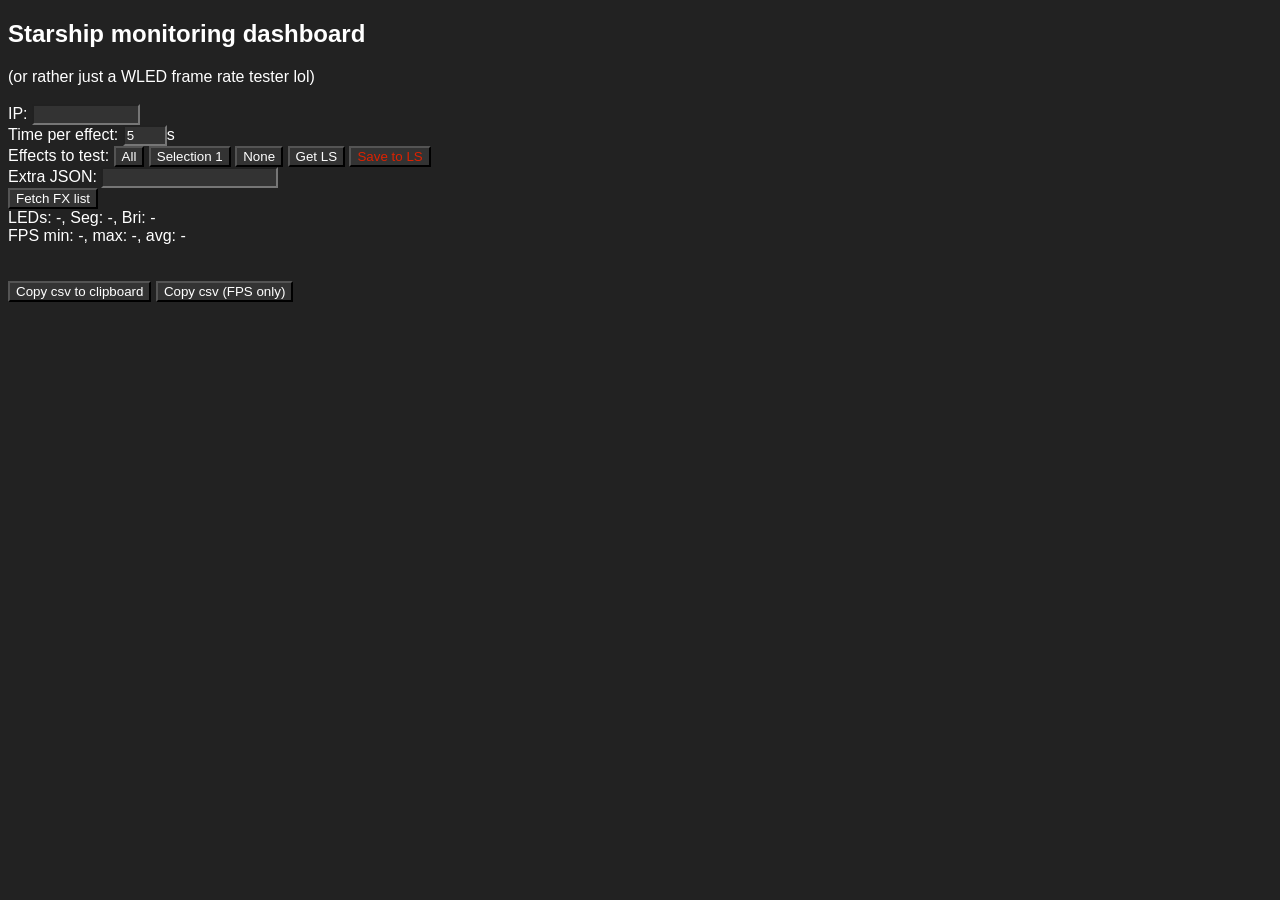
<file: 01_software/4_wled/WLED/tools/fps_test.htm>
<!DOCTYPE html>
<html lang="en">
<head>
    <title>WLED frame rate test tool</title>
    <style>
        body {
            background-color: #222;
            color: #fff;
            font-family: Helvetica, Verdana, sans-serif;
        }
        input {
            background-color: #333;
            color: #fff;
        }
        #ip {
            width: 100px;
        }
        #secs {
            width: 36px;
        }
        #csva {
            position: absolute;
            top: -100px; /*gtfo*/
        }
        button {
            background-color: #333;
            color: #fff;
        }
        table, th, td {
            border: 1px solid #aaa;
            border-collapse: collapse;
            text-align: center;
        }
        .red {
            color: #d20;
        }
    </style>
    <script>
        var gotfx = false, running = false;
        var pos = 0, prev = 0, min = 999, max = 0, fpslist = [], names = [], names_checked = [];
        var to;
        function S() {
            document.getElementById('ip').value = localStorage.getItem('locIpFps');
            if (document.getElementById('ip').value) req(false);
        }
        function loadC() {
            hide(false);
            var list = localStorage.getItem('fpsFxSelection');
            if (!list) return;
            list = JSON.parse(list);
            var chks = document.querySelectorAll('.fxcheck');
            for (let i = 0; i < chks.length; i++) {
               if (i < list.length) chks[i].checked = list[i];
            }
        }
        function saveC() {
            var list = [];
            var chks = document.querySelectorAll('.fxcheck');
            for (let i = 0; i < chks.length; i++) {
                list.push(chks[i].checked);
            }
            localStorage.setItem('fpsFxSelection', JSON.stringify(list));
        }
        function setC(c) {
            hide(false);
            var chks = document.querySelectorAll('.fxcheck');
            for (let i = 0; i < chks.length; i++) {
                chks[i].checked = (c == 255);
            }
            if (c == 1 && chks.length > 100) {
                chks[1].checked = true;  //Blink
                chks[15].checked = true; //Running
                chks[16].checked = true; //Saw
                chks[37].checked = true; //Running 2
                chks[44].checked = true; //Tetrix
                chks[63].checked = true; //Pride 2015
                chks[74].checked = true; //Colortwinkles
                chks[101].checked = true;//Pacifica
            }
        }
        function hide(h) {
            var trs = document.querySelectorAll('.trs');
            var chks = document.querySelectorAll('.fxcheck');
            for (let i = 0; i < trs.length; i++) {
                trs[i].style.display = (h && !chks[i].checked) ? "none":"table-row";
            }
        }
        function run(init) {
            if (init) {
                running = !running;
                document.getElementById('runbtn').innerText = running ? 'Stop':'Run';
                if (running) {pos = 0; prev = -1; min = 999; max = 0; fpslist = []; names_checked = []; hide(true);}
                clearTimeout(to);
                if (!running) {req({seg:{fx:0},v:true,stop:true}); return;}
            }
            if (!gotfx) {req(false); return;}
            var chks = document.querySelectorAll('.fxcheck');
            var fpsb = document.querySelectorAll('.fps');
            if (prev >= 0) {pos++};
            if (pos >= chks.length) {run(true); return;} //end
            while (!chks[pos].checked) {
                fpsb[pos].innerText = "-";
                pos++;
                if (pos >= chks.length) {run(true); return;} //end
            }
            names_checked.push(names[pos]);
            var extra = {};
            try {
                extra = JSON.parse(document.getElementById('ej').value);
            } catch (e) {

            }
            var cmd = {seg:{fx:pos},v:true};
            Object.assign(cmd, extra);
            req(cmd);
        }
        function req(command) {
            var ip = document.getElementById('ip').value;
            if (!ip) {alert("Please enter WLED IP"); return;}
            if (ip != localStorage.getItem('locIpFps')) localStorage.setItem('locIpFps', document.getElementById('ip').value);
            var url = command ? `http://${ip}/json/si` : `http://${ip}/json/effects`;
            var type = command ? 'post':'get';
            var req = undefined;
            if (command)
            {
                req = JSON.stringify(command);
            }
            fetch
            (url, {
                method: type,
                headers: {
                    "Content-type": "application/json; charset=UTF-8"
                },
                body: req
            })
            .then(res => {
                if (!res.ok) {
                    alert('Data malfunction');
                }
                return res.json();
            })
            .then(json => {
                if (!json) {
                    alert('Empty response'); return;
                }
                if (!command) {
                    names = json;
                    var tblc = '';
                    for (let i = 0; i < json.length; i++) {
		                tblc += `<tr class="trs"><td><input type="checkbox" class="fxcheck" /></td><td>${i}</td><td>${json[i]}</td><td class="fps"></td></tr>`
	                }
                    var tbl = `<table>
                        <tr>
                            <th>Test?</th><th>ID</th><th>Effect Name</th><th>FPS</th>
                        </tr>
                        ${tblc}
                    </table>`;
                    document.getElementById('tablecon').innerHTML = tbl;
                    setC(1);
                    loadC();
                    gotfx = true;
                    document.getElementById('runbtn').innerText = "Run";
                } else {
                    if (!json.info) return;
                    document.getElementById('leds').innerText = json.info.leds.count;
                    document.getElementById('seg').innerText = json.state.seg[0].len;
                    document.getElementById('bri').innerText = json.state.bri;
                    if (prev >= 0) {
                        var lastfps = parseInt(json.info.leds.fps); //previous FX
                        if (lastfps < min) min = lastfps;
                        if (lastfps > max) max = lastfps;
                        fpslist.push(lastfps);
                        var sum = 0;
                        for (let i = 0; i < fpslist.length; i++) {
                            sum += fpslist[i];
                        }
                        sum /= fpslist.length;
                        document.getElementById('fps_min').innerText = min;
                        document.getElementById('fps_max').innerText = max;
                        document.getElementById('fps_avg').innerText = Math.round(sum*10)/10;
                        var fpsb = document.querySelectorAll('.fps');
                        fpsb[prev].innerHTML = lastfps;
                    }
                    prev = pos;
                    var delay = parseInt(document.getElementById('secs').value)*1000;
                    delay = Math.min(Math.max(delay, 2000), 15000)
                    if (!command.stop) to = setTimeout(run,delay);
                }
            })
            .catch(function (error) {
		        alert('Comms malfunction');
		        console.log(error);
	        });
        }
        function csv(n) {
            var txt = "";
            for (let i = 0; i < fpslist.length; i++) {
                if (!n) txt += names_checked[i] + ',';
                txt += fpslist[i]; txt += "\n";
            }
            document.getElementById('csva').value = txt;
            var copyText = document.getElementById('csva');

            copyText.select();
            copyText.setSelectionRange(0, 999999);
            document.execCommand("copy");
        }
    </script>
</head>
<body onload="S()">
    <h2>Starship monitoring dashboard</h2>
    (or rather just a WLED frame rate tester lol)<br><br>
    IP: <input id="ip" /><br>
    Time per effect: <input type=number id=secs value=5 max=15 min=2 />s<br>
    Effects to test:
    <button type="button" onclick="setC(255)">All</button>
    <button type="button" onclick="setC(1)">Selection 1</button>
    <button type="button" onclick="setC(0)">None</button>
    <button type="button" onclick="loadC()">Get LS</button>
    <button type="button" class="red" onclick="saveC()">Save to LS</button><br>
    Extra JSON: <input id="ej" /><br>

    <button type="button" onclick="run(true)" id="runbtn">Fetch FX list</button><br>
    LEDs: <span id="leds">-</span>, Seg: <span id="seg">-</span>, Bri: <span id="bri">-</span><br>
    FPS min: <span id="fps_min">-</span>, max: <span id="fps_max">-</span>, avg: <span id="fps_avg">-</span><br><br>
    <div id="tablecon">
    </div><br>
    <button type="button" onclick="csv(false)">Copy csv to clipboard</button>
    <button type="button" onclick="csv(true)">Copy csv (FPS only)</button>
    <textarea id=csva></textarea>
</body>
</html>
</file>
<file: 01_software/01_app/02_web/assets/wdiy-template.css>
/* ═══════════════════════════════════════════════════════════════════
   WORKSHOP DIY — Multi-Theme Template
   8 themes (6 dark + 2 light) via [data-theme] on <html>
   ═══════════════════════════════════════════════════════════════════ */

@import url('https://fonts.googleapis.com/css2?family=Inter:wght@400;500;600;700&family=JetBrains+Mono:wght@400;500;700&family=Fira+Code:wght@400;500;700&family=Fredoka:wght@400;500;600;700&family=Nunito:wght@500;700&family=Atkinson+Hyperlegible:wght@400;700&family=Orbitron:wght@500;700&family=Bangers&family=Lilita+One&family=Tajawal:wght@400;500;700&display=swap');

/* ═══════════════════════════════════════════════════════════════════
   THEME DEFINITIONS — 6 themes in 3 moods
   🔬 SCIENCE     · lab-light  · lab-dark
   💻 HACKER      · terminal   · solarized
   🤖 ROBOT/KIDS  · robot      · bot-pop
   ═══════════════════════════════════════════════════════════════════ */

/* ── 1. 🔬 LAB-LIGHT — bright lab notebook (kid-friendly default) ── */
[data-theme="lab-light"] {
  --bg: #fafbfc;
  --panel: #ffffff;
  --accent: #2563eb;     /* cobalt blue */
  --accent2: #dc2626;    /* lab red */
  --glow: rgba(37,99,235,.10);
  --glow2: rgba(220,38,38,.06);
  --text: #0f172a;
  --text-muted: #64748b;
  --border: rgba(37,99,235,.20);
  --band1: #2563eb; --band2: #1e40af; --band3: #dc2626;
  --font-h: 'Atkinson Hyperlegible', 'Inter', system-ui, sans-serif;
  --font-b: 'Inter', system-ui, sans-serif;
  --card-ornament: "⚛";
  --summary-marker: "▸";
  --bism-color: #2563eb;
}

/* ── 2. 🔬 LAB-DARK — microscope at night ── */
[data-theme="lab-dark"] {
  --bg: #0d1f24;
  --panel: #122a30;
  --accent: #06b6d4;     /* beaker cyan */
  --accent2: #a855f7;    /* UV purple */
  --glow: rgba(6,182,212,.15);
  --glow2: rgba(168,85,247,.10);
  --text: #e0f2f1;
  --text-muted: #7ba0a4;
  --border: rgba(6,182,212,.22);
  --band1: #06b6d4; --band2: #0891b2; --band3: #a855f7;
  --font-h: 'JetBrains Mono', 'Inter', sans-serif;
  --font-b: 'Inter', system-ui, sans-serif;
  --card-ornament: "🧪";
  --summary-marker: "▹";
  --bism-color: #06b6d4;
}

/* ── 3. 💻 TERMINAL — CRT phosphor green ── */
[data-theme="terminal"] {
  --bg: #000000;
  --panel: #0a0f0a;
  --accent: #22ff88;
  --accent2: #ffb020;
  --glow: rgba(34,255,136,.18);
  --glow2: rgba(255,176,32,.10);
  --text: #a4f0a4;
  --text-muted: #5d8a5d;
  --border: rgba(34,255,136,.22);
  --band1: #22ff88; --band2: #16a34a; --band3: #ffb020;
  --font-h: 'JetBrains Mono', 'Fira Code', monospace;
  --font-b: 'JetBrains Mono', 'Fira Code', monospace;
  --card-ornament: ">";
  --summary-marker: ">";
  --bism-color: #22ff88;
}

/* ── 4. 💻 SOLARIZED — warm cream hacker (light, no eye strain) ── */
[data-theme="solarized"] {
  --bg: #fdf6e3;
  --panel: #fffbf0;
  --accent: #268bd2;     /* solarized blue */
  --accent2: #cb4b16;    /* solarized orange */
  --glow: rgba(38,139,210,.10);
  --glow2: rgba(203,75,22,.07);
  --text: #073642;
  --text-muted: #586e75;
  --border: rgba(7,54,66,.16);
  --band1: #268bd2; --band2: #2aa198; --band3: #cb4b16;
  --font-h: 'Fira Code', 'JetBrains Mono', monospace;
  --font-b: 'Inter', system-ui, sans-serif;
  --card-ornament: "⌬";
  --summary-marker: "▹";
  --bism-color: #268bd2;
}

/* ── 5. 🤖 ROBOT — firmware-engineer dark (existing default) ── */
[data-theme="robot"] {
  --bg: #0a0f1e;
  --panel: #0e1529;
  --accent: #3b82f6;
  --accent2: #f97316;
  --glow: rgba(59,130,246,.12);
  --glow2: rgba(249,115,22,.08);
  --text: #d0ddf0;
  --text-muted: #5e7499;
  --border: rgba(59,130,246,.20);
  --band1: #3b82f6; --band2: #1d4ed8; --band3: #f97316;
  --font-h: 'Orbitron', 'JetBrains Mono', sans-serif;
  --font-b: 'Inter', system-ui, sans-serif;
  --card-ornament: "⚙";
  --summary-marker: "▹";
  --bism-color: #60a5fa;
}

/* ── 6. 🤖 BOT-POP — cartoon robot for mini-makers (light, playful) ── */
[data-theme="bot-pop"] {
  --bg: #e0f2fe;
  --panel: #ffffff;
  --accent: #f59e0b;     /* sunshine yellow */
  --accent2: #ef4444;    /* fire-engine red */
  --glow: rgba(245,158,11,.18);
  --glow2: rgba(239,68,68,.10);
  --text: #1e293b;
  --text-muted: #64748b;
  --border: rgba(59,130,246,.25);
  --band1: #3b82f6; --band2: #f59e0b; --band3: #ef4444;
  --font-h: 'Fredoka', 'Nunito', system-ui, sans-serif;
  --font-b: 'Fredoka', 'Inter', system-ui, sans-serif;
  --card-ornament: "🤖";
  --summary-marker: "👉";
  --bism-color: #3b82f6;
}
/* bot-pop: bump heading weight so Fredoka still reads chunky/cartoon
   even though it's not as loud as Bangers */
[data-theme="bot-pop"] .title-block h1,
[data-theme="bot-pop"] details.collapsible > summary,
[data-theme="bot-pop"] .sidebar-title,
[data-theme="bot-pop"] .card-title,
[data-theme="bot-pop"] .splash-title {
  font-weight: 700;
  letter-spacing: .03em;
}

/* ── 7. ⚡ KAPOW — comic-book hero (8-yr-old boys, light) ── */
[data-theme="kapow"] {
  --bg: #fef3c7;            /* comic paper yellow */
  --panel: #fffbeb;
  --accent: #dc2626;        /* hero red */
  --accent2: #1d4ed8;       /* cape blue */
  --glow: rgba(220,38,38,.20);
  --glow2: rgba(29,78,216,.14);
  --text: #1a1a1a;
  --text-muted: #525252;
  --border: rgba(0,0,0,.55);   /* thick black comic outlines */
  --band1: #dc2626; --band2: #1d4ed8; --band3: #f59e0b;
  --font-h: 'Bangers', 'Fredoka', sans-serif;
  --font-b: 'Fredoka', 'Inter', system-ui, sans-serif;
  --card-ornament: "⚡";
  --summary-marker: "➤";
  --bism-color: #dc2626;
}
/* halftone dots + comic outlines + ZAP shadow on titles */
[data-theme="kapow"] .app {
  background-image:
    radial-gradient(circle, rgba(0,0,0,.10) 1px, transparent 1.4px);
  background-size: 10px 10px;
  background-position: 0 0;
}
[data-theme="kapow"] .card,
[data-theme="kapow"] .m-cell,
[data-theme="kapow"] details.collapsible > summary,
[data-theme="kapow"] .m-statusbar,
[data-theme="kapow"] .m-alert,
[data-theme="kapow"] pre,
[data-theme="kapow"] .m-tree,
[data-theme="kapow"] .m-pipeline,
[data-theme="kapow"] .m-bootreset {
  border-width: 2.5px;
  border-color: #1a1a1a;
}
[data-theme="kapow"] .title-block h1,
[data-theme="kapow"] .splash-title {
  letter-spacing: .04em;
  text-shadow: 3px 3px 0 #1a1a1a, 5px 5px 0 rgba(255,235,0,.5);
  -webkit-text-fill-color: initial;
  background: none;
  color: var(--accent);
  animation: none;
}
[data-theme="kapow"] details.collapsible > summary {
  letter-spacing: .04em;
  font-size: .92rem;
}
[data-theme="kapow"] .card::before {
  font-size: 18px; opacity: .35;
  text-shadow: 1px 1px 0 #1a1a1a;
}
/* kapow: pin Bangers ONLY to the hero title + splash; use Fredoka
   for sub-headings — Bangers at 14 px is unreadable */
[data-theme="kapow"] details.collapsible > summary,
[data-theme="kapow"] .card-title,
[data-theme="kapow"] .sidebar-title,
[data-theme="kapow"] .help-tab,
[data-theme="kapow"] .section-title,
[data-theme="kapow"] .m-h3,
[data-theme="kapow"] .m-cell h3 {
  font-family: 'Fredoka', 'Nunito', system-ui, sans-serif;
  font-weight: 700;
  letter-spacing: .03em;
}

/* ── 8. 🚀 BLASTOFF — rocket-to-Mars adventure (kids, dark) ── */
[data-theme="blastoff"] {
  --bg: #0c1936;            /* deep night-sky blue */
  --panel: #142147;
  --accent: #f59e0b;        /* rocket-flame orange */
  --accent2: #22d3ee;       /* star cyan */
  --glow: rgba(245,158,11,.20);
  --glow2: rgba(34,211,238,.14);
  --text: #e0e7ff;
  --text-muted: #7c8cb8;
  --border: rgba(245,158,11,.24);
  --band1: #f59e0b; --band2: #ea580c; --band3: #22d3ee;
  --font-h: 'Orbitron', 'Inter', sans-serif;
  --font-b: 'Inter', system-ui, sans-serif;
  --card-ornament: "🚀";
  --summary-marker: "★";
  --bism-color: #22d3ee;
}
/* starfield — multiple radial-gradient pinpoints */
[data-theme="blastoff"] .app {
  background-image:
    radial-gradient(1.5px 1.5px at 24px 30px, rgba(255,255,255,.7), transparent),
    radial-gradient(1px 1px at 60px 80px, rgba(255,255,255,.5), transparent),
    radial-gradient(2px 2px at 110px 50px, rgba(255,255,255,.8), transparent),
    radial-gradient(1px 1px at 160px 110px, rgba(34,211,238,.6), transparent),
    radial-gradient(1.5px 1.5px at 200px 30px, rgba(255,255,255,.6), transparent),
    radial-gradient(1px 1px at 240px 90px, rgba(255,255,255,.4), transparent),
    radial-gradient(1.5px 1.5px at 290px 140px, rgba(245,158,11,.6), transparent),
    radial-gradient(1px 1px at 340px 60px, rgba(255,255,255,.5), transparent);
  background-size: 380px 200px;
  background-repeat: repeat;
}
[data-theme="blastoff"] .title-block h1 {
  text-shadow: 0 0 20px rgba(245,158,11,.4);
}

/* ── 9. 🦖 DINO — jurassic explorer (kids, light, kraft-paper) ── */
[data-theme="dino"] {
  --bg: #f5e9d0;            /* kraft paper */
  --panel: #fffaf0;
  --accent: #16a34a;        /* jungle green */
  --accent2: #b45309;       /* amber dirt */
  --glow: rgba(22,163,74,.15);
  --glow2: rgba(180,83,9,.10);
  --text: #1a2e05;
  --text-muted: #6b7c5b;
  --border: rgba(22,163,74,.30);
  --band1: #16a34a; --band2: #15803d; --band3: #b45309;
  --font-h: 'Lilita One', 'Bangers', 'Fredoka', sans-serif;
  --font-b: 'Fredoka', 'Inter', system-ui, sans-serif;
  --card-ornament: "🦖";
  --summary-marker: "🦴";
  --bism-color: #16a34a;
}
/* paper grain — very subtle two-direction noise */
[data-theme="dino"] .app {
  background-image:
    radial-gradient(circle at 20% 30%, rgba(180,83,9,.04) 0, transparent 50%),
    radial-gradient(circle at 80% 70%, rgba(22,163,74,.04) 0, transparent 50%);
}
[data-theme="dino"] .title-block h1,
[data-theme="dino"] .splash-title {
  letter-spacing: .03em;
}
/* dino: pin Lilita One ONLY to the hero title + splash; use Fredoka
   for sub-headings — Lilita at 14 px reads squished */
[data-theme="dino"] details.collapsible > summary,
[data-theme="dino"] .card-title,
[data-theme="dino"] .sidebar-title,
[data-theme="dino"] .help-tab,
[data-theme="dino"] .section-title,
[data-theme="dino"] .m-h3,
[data-theme="dino"] .m-cell h3 {
  font-family: 'Fredoka', 'Nunito', system-ui, sans-serif;
  font-weight: 700;
  letter-spacing: .02em;
}

/* ═══════════════════════════════════════════════════════════════════
   RESET & BASE
   ═══════════════════════════════════════════════════════════════════ */

* { box-sizing: border-box; margin: 0; padding: 0; }

body {
  min-height: 100vh;
  background: var(--bg);
  color: var(--text);
  font-family: var(--font-b);
  display: flex; align-items: stretch; justify-content: center;
  padding: 16px;
  overflow-x: hidden;
  transition: background .4s ease;
}

[dir="rtl"] { font-family: 'Tajawal', 'Amiri', sans-serif; }

/* ═══════════════════════════════════════════════════════════════════
   APP SHELL
   ═══════════════════════════════════════════════════════════════════ */

.app {
  display: flex; flex-direction: column;
  max-width: 820px; width: 100%;
  background:
    radial-gradient(ellipse at top, var(--glow), transparent 55%),
    radial-gradient(ellipse at bottom right, var(--glow2), transparent 55%),
    var(--panel);
  border-radius: 18px;
  box-shadow: 0 0 0 1px var(--border), 0 30px 60px rgba(0,0,0,.5);
  position: relative; z-index: 1; overflow: hidden;
  transition: background .4s ease, box-shadow .4s ease, margin .35s cubic-bezier(.4,0,.2,1);
}

.rows-container { position: relative; z-index: 1; padding: 0 4px; }

/* ── Decorative Bands ── */

.deco-band {
  height: 2px;
  background: linear-gradient(90deg, transparent, var(--accent), var(--accent2), var(--accent), transparent);
  opacity: .5;
  transition: background .4s ease;
}
.bottom-band { margin-top: auto; }

/* ═══════════════════════════════════════════════════════════════════
   HEADER
   ═══════════════════════════════════════════════════════════════════ */

.header {
  position: relative;
  padding: 14px 16px 6px;
  display: flex; align-items: center;
  justify-content: space-between;
  gap: 10px;
}

.header-right {
  display: flex; flex-direction: column;
  align-items: flex-end; gap: 6px;
}
[dir="rtl"] .header-right { align-items: flex-start; }

.title-block { display: flex; align-items: center; gap: 14px; }

.logo-wrap svg { width: 100%; height: 100%; }

.title-block h1 {
  font-family: var(--font-h);
  font-size: 1.3rem;
  letter-spacing: .06em;
  text-transform: uppercase;
  background: linear-gradient(135deg, var(--accent), var(--accent2), var(--accent));
  background-size: 200% 200%;
  -webkit-background-clip: text; background-clip: text;
  -webkit-text-fill-color: transparent;
  animation: gradShift 5s ease infinite;
  transition: font-family .2s;
}
[dir="rtl"] .title-block h1 { font-family: 'Tajawal', sans-serif; letter-spacing: 0; }

@keyframes gradShift {
  0%,100% { background-position: 0% 50%; }
  50%     { background-position: 100% 50%; }
}

.title-block .subtitle {
  font-size: .78rem; color: var(--text-muted);
  margin-top: 2px; letter-spacing: .04em;
  animation: subtitlePulse 4s ease infinite;
}
@keyframes subtitlePulse {
  0%,100% { opacity: .7; } 50% { opacity: 1; }
}

.version-tag { opacity: .3; margin-inline-start: 10px; font-size: .7em; }

/* ── Bismillah ── */

.bismillah {
  position: absolute; top: 3px; inset-inline: 0;
  display: flex; justify-content: center; align-items: center; gap: 6px;
  font-family: 'Amiri', serif; font-size: 13px; font-weight: 700;
  color: var(--bism-color); opacity: .45;
  pointer-events: none;
  text-shadow: 0 0 16px currentColor;
  transition: color .4s;
}
.bism-ornament {
  font-size: 7px; opacity: .5;
  animation: twinkle 3s ease-in-out infinite;
}
.bism-ornament:last-child { animation-delay: 1.5s; }
@keyframes twinkle {
  0%,100% { opacity: .2; transform: scale(.7); }
  50%     { opacity: 1; transform: scale(1.3); }
}

/* ═══════════════════════════════════════════════════════════════════
   SETTINGS BUTTON
   ═══════════════════════════════════════════════════════════════════ */

.btn-icon-only {
  width: 32px; height: 32px; padding: 0;
  border-radius: 10px;
  font-size: 1rem; line-height: 1;
  display: inline-flex; align-items: center; justify-content: center;
  background: rgba(0,0,0,.3); color: var(--text);
  border: 1px solid var(--border);
  cursor: pointer; transition: all .25s;
}
.btn-icon-only:hover {
  border-color: var(--accent);
  box-shadow: 0 0 12px var(--glow);
  transform: rotate(30deg);
}
/* No rotate on sidebar close button */
.sidebar-header .btn-icon-only:hover { transform: scale(1.1); }

/* ═══════════════════════════════════════════════════════════════════
   SIDEBAR OVERLAY + PANEL
   ═══════════════════════════════════════════════════════════════════ */

.sidebar-overlay {
  position: fixed; inset: 0; z-index: 900;
  background: rgba(0,0,0,.45);
  backdrop-filter: blur(3px); -webkit-backdrop-filter: blur(3px);
  opacity: 0; pointer-events: none;
  transition: opacity .3s ease;
}
.sidebar-overlay.open { opacity: 1; pointer-events: auto; }

.sidebar {
  position: fixed; top: 0; bottom: 0;
  inset-inline-end: 0;
  width: 280px; max-width: 80vw;
  z-index: 950;
  display: flex; flex-direction: column;
  background:
    radial-gradient(ellipse at top right, var(--glow), transparent 60%),
    var(--panel);
  border-inline-start: 1px solid var(--border);
  box-shadow: -4px 0 24px rgba(0,0,0,.35);
  transform: translateX(105%);
  transition: transform .35s cubic-bezier(.4,0,.2,1);
  overflow: hidden;
}
[dir="rtl"] .sidebar {
  transform: translateX(-105%);
}
.sidebar.open {
  transform: translateX(0);
}

.sidebar-header {
  display: flex; align-items: center; justify-content: space-between;
  padding: 18px 16px 12px;
  border-bottom: 1px solid var(--border);
  gap: 8px; flex-wrap: wrap;
}
.sidebar-title {
  font-family: var(--font-h); font-size: .95rem;
  letter-spacing: .06em; text-transform: uppercase;
  color: var(--text); white-space: nowrap;
}
[dir="rtl"] .sidebar-title { font-family: 'Tajawal', sans-serif; letter-spacing: 0; }

.sidebar-body {
  flex: 1; overflow-y: auto;
  padding: 20px 16px;
  display: flex; flex-direction: column; gap: 20px;
}

.sidebar-group { display: flex; flex-direction: column; gap: 6px; }

.sidebar-label {
  font-size: .75rem; font-weight: 600;
  color: var(--text-muted); text-transform: uppercase;
  letter-spacing: .06em;
}

.sidebar-select {
  width: 100%; padding: 10px 12px;
  border-radius: 10px;
  font-size: .82rem; font-weight: 500;
  font-family: var(--font-b);
  background: rgba(0,0,0,.3); color: var(--text);
  border: 1px solid var(--border);
  cursor: pointer; transition: all .2s;
  outline: none;
  -webkit-appearance: none; appearance: none;
  background-image: url("data:image/svg+xml,%3Csvg xmlns='http://www.w3.org/2000/svg' width='10' height='6'%3E%3Cpath d='M0 0l5 6 5-6z' fill='%23888'/%3E%3C/svg%3E");
  background-repeat: no-repeat;
  background-position: right 12px center;
  padding-right: 30px;
}
[dir="rtl"] .sidebar-select {
  background-position: left 12px center;
  padding-right: 12px; padding-left: 30px;
}
.sidebar-select:hover { border-color: var(--accent); }
.sidebar-select:focus { border-color: var(--accent); box-shadow: 0 0 10px var(--glow); }
.sidebar-select option { background: var(--panel); color: var(--text); }

.sidebar-footer {
  padding: 12px 16px;
  border-top: 1px solid var(--border);
  font-size: .68rem; color: var(--text-muted);
  display: flex; align-items: center; justify-content: space-between;
  opacity: .5;
}

/* ── Header buttons row ── */
.header-buttons { display: flex; gap: 5px; }

/* ── Left-side sidebar (Help) ── */
.sidebar-left {
  inset-inline-start: 0;
  inset-inline-end: auto;
  border-inline-start: none;
  border-inline-end: 1px solid var(--border);
  box-shadow: 4px 0 24px rgba(0,0,0,.35);
  transform: translateX(-105%);
  background:
    radial-gradient(ellipse at top left, var(--glow), transparent 60%),
    var(--panel);
}
[dir="rtl"] .sidebar-left {
  transform: translateX(105%);
}
.sidebar-left.open {
  transform: translateX(0);
}

/* ── Help Tabs ── */
.help-tabs {
  display: flex; border-bottom: 1px solid var(--border);
  padding: 0 16px;
}
.help-tab {
  flex: 1; padding: 10px 6px;
  border: none; border-radius: 0;
  background: transparent; color: var(--text-muted);
  font-family: var(--font-h); font-size: .72rem;
  font-weight: 600; text-transform: uppercase;
  letter-spacing: .05em; cursor: pointer;
  border-bottom: 2px solid transparent;
  transition: all .2s;
}
[dir="rtl"] .help-tab { font-family: 'Tajawal', sans-serif; letter-spacing: 0; }
.help-tab:hover { color: var(--text); }
.help-tab.active {
  color: var(--accent);
  border-bottom-color: var(--accent);
}

/* ── Help Content ── */
.help-content { display: none; }
.help-content.active { display: block; }

/* FAQ items */
.help-item { margin-bottom: 8px; }
.help-item summary {
  cursor: pointer; font-size: .8rem; font-weight: 600;
  color: var(--text); padding: 8px 0;
  list-style: none; display: flex; align-items: center; gap: 6px;
}
.help-item summary::before {
  content: "▸"; color: var(--accent); font-size: .7rem;
  transition: transform .2s;
}
.help-item[open] summary::before { transform: rotate(90deg); }
.help-item p {
  font-size: .78rem; color: var(--text-muted);
  padding: 0 0 8px 16px; line-height: 1.5;
}

/* How-To steps */
.help-step {
  display: flex; align-items: flex-start; gap: 12px;
  margin-bottom: 14px;
}
.help-step-num {
  width: 26px; height: 26px; flex-shrink: 0;
  display: flex; align-items: center; justify-content: center;
  border-radius: 50%;
  background: linear-gradient(135deg, var(--accent), var(--band2));
  color: var(--bg); font-weight: 700; font-size: .75rem;
}
.help-step p {
  font-size: .8rem; color: var(--text); line-height: 1.5;
  padding-top: 3px;
}

/* Wiki entries */
.wiki-entry { margin-bottom: 16px; }
.wiki-entry h3 {
  font-size: .82rem; color: var(--text); margin-bottom: 4px;
}
.wiki-entry p {
  font-size: .78rem; color: var(--text-muted); line-height: 1.5;
}

/* ═══════════════════════════════════════════════════════════════════
   STATUS PILL
   ═══════════════════════════════════════════════════════════════════ */

.status-pill {
  display: inline-flex; align-items: center; gap: 5px;
  padding: 3px 8px; border-radius: 999px;
  font-size: .68rem; letter-spacing: .07em; text-transform: uppercase;
  border: 1px solid rgba(255,255,255,.12);
  color: var(--text); background: rgba(0,0,0,.5);
}
.status-dot {
  width: 7px; height: 7px; border-radius: 999px;
  background: #f87171;
  box-shadow: 0 0 6px rgba(248,113,113,.6);
}
.status-pill.connected { border-color: rgba(34,197,94,.6); }
.status-pill.connected .status-dot {
  background: #22c55e;
  box-shadow: 0 0 6px rgba(34,197,94,.6);
}

/* ═══════════════════════════════════════════════════════════════════
   CARD
   ═══════════════════════════════════════════════════════════════════ */

.card {
  border-radius: 14px;
  border: 1px solid var(--border);
  background: var(--panel);
  padding: 12px 14px;
  margin-bottom: 10px;
  position: relative; overflow: hidden;
  transition: background .4s, border-color .4s;
}
.card::before {
  content: var(--card-ornament);
  position: absolute; top: 6px; inset-inline-end: 10px;
  font-size: 10px; color: var(--accent); opacity: .18;
  pointer-events: none;
}

.card-header {
  display: flex; align-items: center;
  justify-content: space-between; margin-bottom: 8px; gap: 6px;
}
.card-title {
  font-family: var(--font-h);
  font-size: .88rem; letter-spacing: .06em;
  font-weight: 600; text-transform: uppercase;
  display: flex; align-items: center; gap: 6px;
}
[dir="rtl"] .card-title { font-family: 'Tajawal', sans-serif; letter-spacing: 0; }
.card-title .icon { font-size: 1.05rem; }
.card-subtitle { font-size: .76rem; color: var(--text-muted); margin-top: 3px; }

/* ── Badge ── */
.badge { font-size: .68rem; padding: 1px 6px; border-radius: 999px; border: 1px solid var(--border); color: var(--text-muted); }
.badge strong { color: var(--accent); }

/* ═══════════════════════════════════════════════════════════════════
   BUTTONS
   ═══════════════════════════════════════════════════════════════════ */

button {
  border: none; border-radius: 999px;
  padding: 6px 11px; font-size: .75rem;
  font-family: var(--font-b); cursor: pointer;
  display: inline-flex; align-items: center;
  justify-content: center; gap: 5px;
  background: rgba(0,0,0,.4); color: var(--text);
  border: 1px solid rgba(255,255,255,.1);
  transition: all .2s;
}
button .btn-icon { font-size: .95rem; }
button:hover:not(:disabled) {
  border-color: var(--accent);
  box-shadow: 0 0 12px var(--glow);
  transform: translateY(-1px);
}
button:disabled { opacity: .4; cursor: default; }

button.primary {
  background: linear-gradient(135deg, var(--accent), var(--band2));
  color: var(--bg); font-weight: 700;
  border-color: var(--accent);
  box-shadow: 0 6px 20px var(--glow);
}
.btn-sm { padding: 4px 9px; font-size: .7rem; }

button.fire-btn {
  background: linear-gradient(135deg, #ef4444, #f97316);
  color: white; border-color: rgba(239,68,68,.5);
}

/* ═══════════════════════════════════════════════════════════════════
   FORM CONTROLS
   ═══════════════════════════════════════════════════════════════════ */

.ctrl-label   { display: block; font-size: .75rem; color: var(--text-muted); margin-bottom: 6px; }
.select-ctrl  { width: 100%; padding: 6px; background: rgba(0,0,0,.4); color: var(--text); border: 1px solid var(--border); border-radius: 8px; cursor: pointer; font-family: var(--font-b); }
.range-ctrl   { width: 100%; height: 6px; accent-color: var(--accent); }
.checkbox-ctrl{ width: 16px; height: 16px; accent-color: var(--accent); cursor: pointer; }
.toggle-ctrl  { display: flex; align-items: center; gap: 8px; cursor: pointer; font-size: .75rem; color: var(--text-muted); }

input[type="text"] {
  border-radius: 999px; border: 1px solid var(--border);
  background: rgba(0,0,0,.4); color: var(--text);
  padding: 8px 12px; font-size: .8rem; font-family: var(--font-b); flex: 1;
}

/* ─── Control Section ─── */
.control-section {
  border-radius: 12px; border: 1px solid var(--border);
  padding: 12px; background: rgba(0,0,0,.2);
}
.section-header  { margin-bottom: 8px; }
.section-title   { font-family: var(--font-h); font-size: .78rem; text-transform: uppercase; letter-spacing: .06em; display: flex; align-items: center; gap: 6px; }
[dir="rtl"] .section-title { font-family: 'Tajawal', sans-serif; letter-spacing: 0; }
.section-subtitle{ font-size: .74rem; color: var(--text-muted); margin-top: 2px; }

.hint { font-size: .74rem; color: var(--text-muted); margin-top: 3px; }

/* ═══════════════════════════════════════════════════════════════════
   COLLAPSIBLE
   ═══════════════════════════════════════════════════════════════════ */

details.collapsible { margin-bottom: 10px; }

details.collapsible > summary {
  cursor: pointer; list-style: none;
  padding: 10px 14px;
  font-family: var(--font-h); font-weight: 700;
  letter-spacing: .06em; text-transform: uppercase; font-size: .8rem;
  display: flex; align-items: center; gap: 8px;
  background: rgba(0,0,0,.3);
  border: 1px solid var(--border); border-radius: 14px;
  color: var(--text); transition: all .2s;
}
[dir="rtl"] details.collapsible > summary { font-family: 'Tajawal', sans-serif; letter-spacing: 0; }
details.collapsible > summary:hover { border-color: var(--accent); box-shadow: 0 0 12px var(--glow); }
details.collapsible > summary::-webkit-details-marker { display: none; }
details.collapsible > summary::before {
  content: var(--summary-marker);
  font-size: .7rem; color: var(--accent);
  transition: transform .25s ease;
}
details.collapsible[open] > summary::before { transform: rotate(90deg); }
details.collapsible > .card { margin-top: 8px; }

/* ═══════════════════════════════════════════════════════════════════
   LOG
   ═══════════════════════════════════════════════════════════════════ */

.log-controls { display: flex; gap: 4px; align-items: center; flex-wrap: wrap; }

.log-body { padding: 0; }
.log-body .log {
  border: none; border-radius: 0;
  max-height: none; height: 100%;
}

.log {
  padding: 8px 10px; overflow-y: auto; max-height: 260px;
  font-family: "SF Mono", ui-monospace, Menlo, Consolas, monospace;
  font-size: .76rem; line-height: 1.3;
  border-radius: 10px; border: 1px solid var(--border);
  background: rgba(0,0,0,.4);
}
.log-line         { margin-bottom: 2px; white-space: pre-wrap; word-break: break-word; }
.log-line.info    { color: var(--text-muted); }
.log-line.success { color: #86efac; }
.log-line.error   { color: #fca5a5; }
.log-line.tx      { color: #93c5fd; }
.log-line.rx      { color: #67e8f9; }

.log-footer { padding-top: 5px; font-size: .68rem; color: var(--text-muted); display: flex; align-items: center; justify-content: space-between; opacity: .5; }

/* ═══════════════════════════════════════════════════════════════════
   TOAST
   ═══════════════════════════════════════════════════════════════════ */

.toast-indicator {
  display: none; position: fixed; bottom: 20px; inset-inline-end: 20px;
  background: linear-gradient(135deg, var(--accent), var(--band2));
  padding: 10px 18px; border-radius: 50px;
  box-shadow: 0 4px 16px var(--glow); z-index: 9999;
  animation: slideIn .3s ease-out;
}
.toast-inner { display: flex; align-items: center; gap: 8px; }
.spinner { width: 18px; height: 18px; border: 2.5px solid rgba(0,0,0,.2); border-top-color: var(--bg); border-radius: 50%; animation: spin .8s linear infinite; }
.toast-text { color: var(--bg); font-weight: 700; font-size: .85rem; }

@keyframes spin    { to { transform: rotate(360deg); } }
@keyframes slideIn { from { opacity:0; transform:translateY(10px); } to { opacity:1; transform:translateY(0); } }

/* ═══════════════════════════════════════════════════════════════════
   FOOTER
   ═══════════════════════════════════════════════════════════════════ */

.app-footer {
  display: flex; align-items: center; justify-content: center; gap: 10px;
  padding: 12px 16px;
  opacity: .45;
  transition: opacity .3s;
}
.app-footer:hover { opacity: .75; }

.footer-text {
  font-size: .68rem; color: var(--text-muted);
  letter-spacing: .03em;
}
.footer-text a {
  color: var(--accent); text-decoration: none;
  transition: opacity .2s;
}
.footer-text a:hover { opacity: .7; text-decoration: underline; }

/* ═══════════════════════════════════════════════════════════════════
   SPLASH SCREEN
   ═══════════════════════════════════════════════════════════════════ */

#splash {
  position: fixed; inset: 0; z-index: 10000;
  display: flex; align-items: center; justify-content: center;
  background: var(--bg);
  cursor: pointer;
  transition: opacity .5s ease;
}
#splash.hidden { opacity: 0; pointer-events: none; }

.splash-inner { text-align: center; animation: splashFadeIn .8s ease-out; }

.splash-logo { width: 120px; height: 65px; margin: 0 auto 16px; color: var(--accent); }
.splash-logo svg { width: 100%; height: 100%; }

.splash-title {
  font-family: var(--font-h); font-size: 1.8rem;
  letter-spacing: .08em; text-transform: uppercase;
  background: linear-gradient(135deg, var(--accent), var(--accent2), var(--accent));
  background-size: 200% 200%;
  -webkit-background-clip: text; background-clip: text;
  -webkit-text-fill-color: transparent;
  animation: gradShift 3s ease infinite;
}

.splash-sub {
  font-size: .85rem; color: var(--text-muted);
  margin-top: 6px; letter-spacing: .04em;
}

.splash-hint {
  font-size: .65rem; color: var(--text-muted); opacity: .4;
  margin-top: 24px; letter-spacing: .1em; text-transform: uppercase;
  animation: splashPulse 2s ease infinite;
}

@keyframes splashFadeIn {
  from { opacity: 0; transform: scale(.9) translateY(10px); }
  to { opacity: 1; transform: scale(1) translateY(0); }
}
@keyframes splashPulse {
  0%,100% { opacity: .3; } 50% { opacity: .7; }
}

/* ═══════════════════════════════════════════════════════════════════
   LOG FILTERS
   ═══════════════════════════════════════════════════════════════════ */

.log-filters {
  display: flex; gap: 4px; padding: 8px 12px;
  border-bottom: 1px solid var(--border);
}

.log-filter {
  flex: 1; padding: 4px 2px;
  border: 1px solid var(--border); border-radius: 8px;
  background: transparent; color: var(--text-muted);
  font-size: .65rem; font-weight: 600; text-transform: uppercase;
  cursor: pointer; transition: all .2s;
}
.log-filter:hover { border-color: var(--accent); color: var(--text); transform: none; }
.log-filter.active {
  background: var(--accent); color: var(--bg);
  border-color: var(--accent); font-weight: 700;
}

/* ═══════════════════════════════════════════════════════════════════
   VERSION BADGE
   ═══════════════════════════════════════════════════════════════════ */

.version-update {
  display: inline-flex; align-items: center; gap: 4px;
  padding: 2px 8px; border-radius: 999px;
  background: linear-gradient(135deg, #ef4444, #f97316);
  color: white; font-size: .6rem; font-weight: 700;
  letter-spacing: .05em; text-transform: uppercase;
  animation: pulseBadge 2s ease infinite;
}
@keyframes pulseBadge {
  0%,100% { transform: scale(1); } 50% { transform: scale(1.05); }
}

/* ═══════════════════════════════════════════════════════════════════
   ANIMATED THEME TRANSITIONS
   ═══════════════════════════════════════════════════════════════════ */

.app, .card, .sidebar, button, details.collapsible > summary,
input[type="text"], .select-ctrl, .control-section, .status-pill,
.log, .btn-icon-only, .sidebar-select, .log-filter, .help-tab {
  transition: background .4s ease, color .4s ease, border-color .4s ease, box-shadow .4s ease;
}

/* ─── Scrollbar ─── */
::-webkit-scrollbar       { width: 5px; height: 5px; }
::-webkit-scrollbar-track { background: transparent; }
::-webkit-scrollbar-thumb { background: var(--border); border-radius: 3px; }
::-webkit-scrollbar-thumb:hover { background: var(--accent); }

/* ═══════════════════════════════════════════════════════════════════
   LIGHT THEME OVERRIDES (shared via .light-theme on <html>)
   ═══════════════════════════════════════════════════════════════════ */

.light-theme .app {
  box-shadow: 0 0 0 1px var(--border), 0 20px 50px rgba(0,0,0,.1);
}

.light-theme .status-pill {
  background: rgba(0,0,0,.04);
  border-color: var(--border);
}

.light-theme button {
  background: rgba(0,0,0,.05);
  color: var(--text);
  border-color: var(--border);
}

.light-theme .btn-icon-only {
  background: rgba(0,0,0,.05);
}

.light-theme details.collapsible > summary {
  background: rgba(0,0,0,.03);
}

.light-theme .log {
  background: rgba(0,0,0,.03);
}

.light-theme .log-line.success { color: #15803d; }
.light-theme .log-line.error   { color: #dc2626; }
.light-theme .log-line.tx      { color: #1d4ed8; }
.light-theme .log-line.rx      { color: #0e7490; }

.light-theme input[type="text"],
.light-theme .select-ctrl {
  background: rgba(0,0,0,.04);
}

.light-theme .control-section {
  background: rgba(0,0,0,.02);
}

.light-theme .card {
  box-shadow: 0 1px 4px rgba(0,0,0,.06);
}

.light-theme .deco-band { opacity: .7; }

.light-theme .bismillah { text-shadow: none; }

.light-theme .sidebar-overlay {
  background: rgba(0,0,0,.2);
}

.light-theme .sidebar {
  box-shadow: -4px 0 24px rgba(0,0,0,.1);
}

.light-theme .sidebar-select {
  background: rgba(0,0,0,.04);
}

.light-theme .sidebar-left {
  box-shadow: 4px 0 24px rgba(0,0,0,.1);
}

/* ═══════════════════════════════════════════════════════════════════
   DOCKED LOG PANEL (pushes content, no overlay)
   ═══════════════════════════════════════════════════════════════════ */

#logPanel { z-index: 940; width: var(--log-width, 280px); max-width: 60vw; min-width: 200px; }
#settingsPanel { z-index: 960; }

/* ── Resize handle ── */
.resize-handle {
  position: absolute; top: 0; bottom: 0;
  inset-inline-start: 0;
  width: 5px; cursor: col-resize;
  background: transparent;
  z-index: 10;
  transition: background .2s;
}
.resize-handle:hover,
.resize-handle.active {
  background: var(--accent);
  opacity: .5;
}

body.log-open .app {
  margin-inline-end: var(--log-width, 280px);
  transition: margin .35s cubic-bezier(.4,0,.2,1);
}

@media (max-width: 700px) {
  /* On small screens, log stays overlay (not enough room to dock) */
  body.log-open .app { margin-inline-end: 0; }
}

/* ═══════════════════════════════════════════════════════════════════
   KONAMI RETRO THEME
   ═══════════════════════════════════════════════════════════════════ */

[data-theme="retro"] {
  --bg: #0a0a0a;
  --panel: #0d0d0d;
  --accent: #33ff33;
  --accent2: #33ff33;
  --glow: rgba(51,255,51,.15);
  --glow2: rgba(51,255,51,.08);
  --text: #33ff33;
  --text-muted: #1a9e1a;
  --border: rgba(51,255,51,.2);
  --band1: #33ff33; --band2: #1a9e1a; --band3: #33ff33;
  --font-h: 'Courier New', monospace;
  --font-b: 'Courier New', monospace;
  --card-ornament: ">";
  --summary-marker: ">";
  --bism-color: #33ff33;
}

[data-theme="retro"] .app {
  border-radius: 0;
  box-shadow: 0 0 0 2px #33ff33, 0 0 30px rgba(51,255,51,.2);
}

[data-theme="retro"] .app::after {
  content: '';
  position: absolute; inset: 0; z-index: 0;
  background: repeating-linear-gradient(
    0deg,
    transparent,
    transparent 2px,
    rgba(0,0,0,.15) 2px,
    rgba(0,0,0,.15) 4px
  );
  pointer-events: none;
  animation: crtFlicker 0.05s infinite;
}

@keyframes crtFlicker {
  0%,100% { opacity: 1; }
  50% { opacity: .97; }
}

[data-theme="retro"] .card { border-radius: 0; }
[data-theme="retro"] details.collapsible > summary { border-radius: 0; }
[data-theme="retro"] button { border-radius: 0; }
[data-theme="retro"] .sidebar { border-radius: 0; }

/* ═══════════════════════════════════════════════════════════════════
   BISMILLAH HEARTBEAT
   ═══════════════════════════════════════════════════════════════════ */

.bismillah.pulse-success {
  animation: bismHeartSuccess .6s ease;
}
.bismillah.pulse-error {
  animation: bismHeartError .6s ease;
}

@keyframes bismHeartSuccess {
  0% { opacity: .45; filter: brightness(1); }
  30% { opacity: 1; filter: brightness(1.8); text-shadow: 0 0 24px var(--accent); }
  100% { opacity: .45; filter: brightness(1); }
}
@keyframes bismHeartError {
  0% { opacity: .45; }
  30% { opacity: .15; filter: brightness(.5); }
  100% { opacity: .45; filter: brightness(1); }
}

/* ═══════════════════════════════════════════════════════════════════
   MATRIX RAIN CANVAS
   ═══════════════════════════════════════════════════════════════════ */

.matrix-canvas {
  position: fixed; inset: 0; z-index: 0;
  pointer-events: none;
  display: none;
}
.matrix-canvas.active {
  display: block;
}

/* ═══════════════════════════════════════════════════════════════════
   DEBUG PANEL
   ═══════════════════════════════════════════════════════════════════ */

.debug-panel {
  display: none;
  position: fixed; top: 4px; inset-inline-start: 50%;
  transform: translateX(-50%);
  z-index: 9999;
  background: rgba(0,0,0,.7); color: #33ff33;
  font-family: 'Courier New', monospace; font-size: .65rem;
  padding: 2px 10px; border-radius: 4px;
  gap: 12px;
}
.debug-panel.active {
  display: inline-flex;
}

/* ═══════════════════════════════════════════════════════════════════
   HIJRI DATE
   ═══════════════════════════════════════════════════════════════════ */

.hijri-date {
  font-family: 'Amiri', serif;
  font-size: .65rem;
  color: var(--text-muted);
  opacity: .6;
  direction: rtl;
}

/* ═══════════════════════════════════════════════════════════════════
   TYPEWRITER LOG MODE
   ═══════════════════════════════════════════════════════════════════ */

.log-line.typing::after {
  content: '▌';
  animation: cursorBlink .6s step-end infinite;
  color: var(--accent);
}
@keyframes cursorBlink {
  0%,100% { opacity: 1; } 50% { opacity: 0; }
}

/* ═══════════════════════════════════════════════════════════════════
   ANIMATED MASCOT (Workshop-DIY Logo)
   ═══════════════════════════════════════════════════════════════════ */

.pixel-pet {
  width: 32px; height: 32px;
  cursor: pointer;
  user-select: none;
  flex-shrink: 0;
  position: relative;
}
.pixel-pet img {
  width: 100%; height: 100%;
  object-fit: contain;
  filter: invert(1);
  transition: filter .3s;
}
.light-theme .pixel-pet img { filter: invert(0); }

/* Idle: gentle floating + breathing glow */
.pet-idle img {
  animation: petFloat 3s ease-in-out infinite, petGlow 4s ease-in-out infinite;
}
@keyframes petFloat {
  0%,100% { transform: translateY(0) rotate(0deg); }
  25% { transform: translateY(-3px) rotate(2deg); }
  75% { transform: translateY(1px) rotate(-1deg); }
}
@keyframes petGlow {
  0%,100% { filter: invert(1) drop-shadow(0 0 0px transparent); }
  50% { filter: invert(1) drop-shadow(0 0 4px var(--accent)); }
}
.light-theme .pet-idle img {
  animation: petFloat 3s ease-in-out infinite, petGlowLight 4s ease-in-out infinite;
}
@keyframes petGlowLight {
  0%,100% { filter: invert(0) drop-shadow(0 0 0px transparent); }
  50% { filter: invert(0) drop-shadow(0 0 4px var(--accent)); }
}

/* Happy: rocket launch + orbit + accent glow burst */
.pet-happy img {
  animation: petRocket 1s cubic-bezier(.2,0,.3,1) forwards, petOrbit 1s ease-in-out .9s 2;
}
@keyframes petRocket {
  0% { transform: translateY(0) scale(1); }
  40% { transform: translateY(-12px) scale(1.15) rotate(-10deg); }
  60% { transform: translateY(-8px) scale(1.1) rotate(5deg); }
  100% { transform: translateY(0) scale(1) rotate(0deg); }
}
@keyframes petOrbit {
  0% { transform: rotate(0deg) scale(1); filter: invert(1) drop-shadow(0 0 8px var(--accent)); }
  25% { transform: rotate(90deg) scale(1.1); }
  50% { transform: rotate(180deg) scale(1); filter: invert(1) drop-shadow(0 0 12px var(--accent2)); }
  75% { transform: rotate(270deg) scale(1.1); }
  100% { transform: rotate(360deg) scale(1); filter: invert(1) drop-shadow(0 0 8px var(--accent)); }
}

/* Sad: glitch effect */
.pet-sad img {
  animation: petGlitch .15s ease-in-out infinite alternate;
  opacity: .5;
}
@keyframes petGlitch {
  0% { transform: translate(0,0) skewX(0deg); filter: invert(1) hue-rotate(0deg); }
  20% { transform: translate(-2px,1px) skewX(2deg); }
  40% { transform: translate(1px,-1px) skewX(-1deg); filter: invert(1) hue-rotate(90deg); }
  60% { transform: translate(-1px,2px) skewX(1deg); }
  80% { transform: translate(2px,0) skewX(-2deg); filter: invert(1) hue-rotate(180deg); }
  100% { transform: translate(0,-1px) skewX(0deg); filter: invert(1) hue-rotate(0deg); }
}

/* Sleep: slow tilt back and forth + very dim */
.pet-sleep img {
  animation: petSleep 6s ease-in-out infinite;
  opacity: .15;
}
@keyframes petSleep {
  0%,100% { transform: rotate(-8deg) scale(.9); }
  50% { transform: rotate(8deg) scale(.92); }
}

/* Hover: subtle lift */
.pixel-pet:hover img {
  transform: scale(1.15);
  transition: transform .15s ease;
}

/* Click feedback */
.pixel-pet:active img {
  transform: scale(.85);
  transition: transform .05s ease;
}

/* ═══════════════════════════════════════════════════════════════════
   BREATHING GUIDE
   ═══════════════════════════════════════════════════════════════════ */

.deco-band.breathing {
  height: 4px;
  animation: breathe 8s ease-in-out infinite;
  opacity: 1;
}

@keyframes breathe {
  0%,100% { opacity: .3; height: 2px; }
  25% { opacity: 1; height: 6px; }    /* inhale peak */
  50% { opacity: 1; height: 6px; }    /* hold */
  75% { opacity: .3; height: 2px; }   /* exhale */
}

/* ── Dhikr display ── */
.dhikr-display {
  display: flex; align-items: center; gap: 10px;
  padding: 10px; margin-top: 8px;
  border-radius: 10px; border: 1px solid var(--border);
  background: rgba(0,0,0,.2);
}
.dhikr-label {
  font-family: 'Amiri', serif; font-size: 1rem;
  color: var(--accent);
}
.dhikr-count {
  font-family: var(--font-h); font-size: 1.4rem;
  color: var(--text); font-weight: 700;
  min-width: 30px; text-align: center;
}

/* ═══════════════════════════════════════════════════════════════════
   AI CHAT INPUT
   ═══════════════════════════════════════════════════════════════════ */

.chat-input-row {
  display: flex; gap: 6px;
  padding: 8px 12px;
  border-top: 1px solid var(--border);
}
.chat-input {
  flex: 1; padding: 8px 12px;
  border-radius: 999px; border: 1px solid var(--border);
  background: rgba(0,0,0,.3); color: var(--text);
  font-size: .78rem; font-family: var(--font-b);
  outline: none;
}
.chat-input:focus {
  border-color: var(--accent);
  box-shadow: 0 0 8px var(--glow);
}
.chat-input::placeholder { color: var(--text-muted); opacity: .6; }
.light-theme .chat-input { background: rgba(0,0,0,.04); }

/* ═══════════════════════════════════════════════════════════════════
   LOGO TRACKER (3D perspective)
   ═══════════════════════════════════════════════════════════════════ */

.logo-wrap {
  width: 100px; height: 54px; flex-shrink: 0; color: var(--accent);
  transition: transform .08s ease-out;
  transform-style: preserve-3d;
}

/* ─── Responsive ─── */
@media (max-width: 600px) {
  .header { flex-wrap: wrap; gap: 6px; }
  .logo-wrap { width: 72px; height: 39px; }
  .title-block h1 { font-size: 1rem; }
}
</file>
